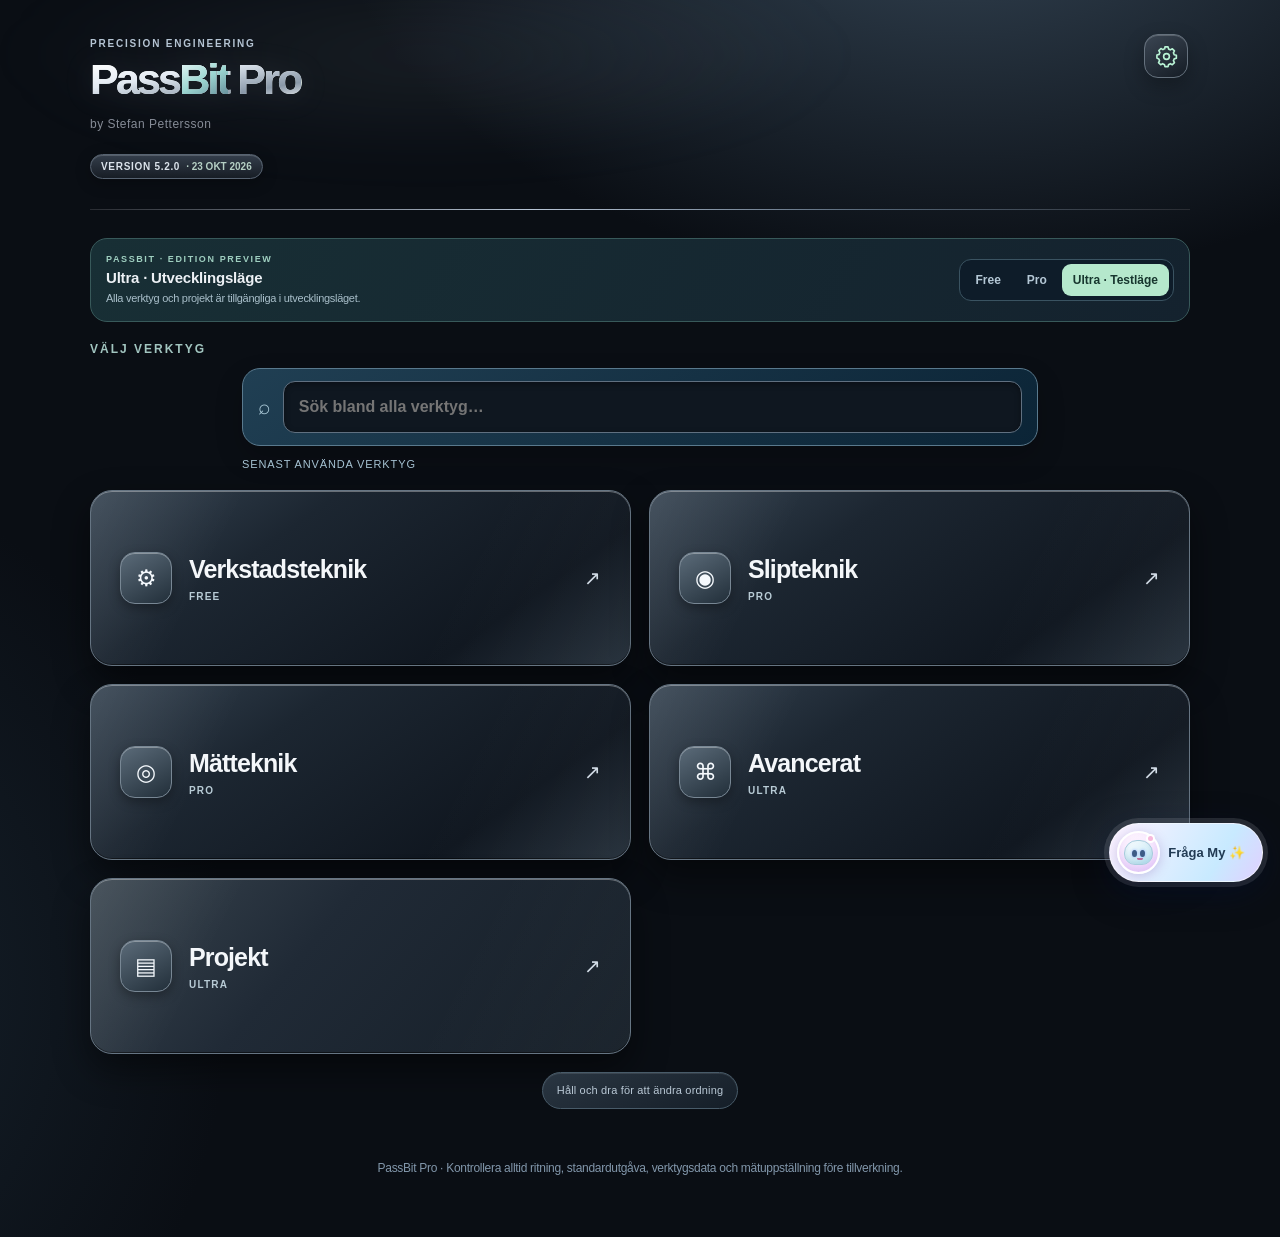
<file: index.html>
<!DOCTYPE html>

<html lang="sv"><head><meta charset="utf-8"/><meta content="width=device-width,initial-scale=1,viewport-fit=cover" name="viewport"/>
<meta content="#0d1727" name="theme-color"/><meta content="yes" name="apple-mobile-web-app-capable"/><meta content="black-translucent" name="apple-mobile-web-app-status-bar-style"/><meta content="PassBit Pro" name="apple-mobile-web-app-title"/>
<title>PassBit Titanium 5.2 · Precision Engineering</title>
<link rel="stylesheet" href="assets/css/base.css?v=5.2.0"><link rel="stylesheet" href="assets/css/motion.css?v=5.2.0"><link rel="stylesheet" href="assets/css/home-layout.css?v=5.2.0"><link rel="stylesheet" href="assets/css/projects.css?v=5.2.0"><link rel="stylesheet" href="assets/css/menu-design.css?v=5.2.0"><link rel="stylesheet" href="assets/css/feature-panels.css?v=5.2.0"><link rel="stylesheet" href="assets/css/hydraulics.css?v=5.2.0"><link rel="stylesheet" href="assets/css/hydraulic-builder.css?v=5.2.0"><link rel="stylesheet" href="assets/css/engineering-suite.css?v=5.2.0"><link rel="stylesheet" href="assets/css/tool-search.css?v=5.2.0"><link rel="stylesheet" href="assets/css/hydraulic-diagnostics.css?v=5.2.0"><link rel="stylesheet" href="assets/css/navigation-5.1.css?v=5.2.0"><link rel="stylesheet" href="assets/css/my-assistant.css?v=5.2.0"><link rel="stylesheet" href="assets/css/my-popover-5.2.css?v=5.2.0"></head><body class="home-view"><main>
<header><div class="eyebrow">PRECISION ENGINEERING</div><h1><span class="brand">Pass<span class="brand-accent">Bit</span> Pro</span></h1><p>by Stefan Pettersson</p><div class="pb-build-version" aria-label="Appversion">VERSION 5.2.0 <span>· 23 OKT 2026</span></div><button aria-label="Inställningar" class="settings-gear" id="settingsGear" title="Inställningar" type="button"><svg aria-hidden="true" class="pb-icon" fill="none" height="24" stroke="currentColor" stroke-linecap="round" stroke-linejoin="round" stroke-width="1.7" viewbox="0 0 24 24" width="24"><path d="M10.4 2h3.2l.6 2.3a8 8 0 0 1 1.8.8l2.1-1.1 2.2 2.2-1.1 2.1a8 8 0 0 1 .8 1.8l2.3.6v3.2l-2.3.6a8 8 0 0 1-.8 1.8l1.1 2.1-2.2 2.2-2.1-1.1a8 8 0 0 1-1.8.8l-.6 2.3h-3.2l-.6-2.3a8 8 0 0 1-1.8-.8l-2.1 1.1-2.2-2.2 1.1-2.1a8 8 0 0 1-.8-1.8L2 13.6v-3.2l2.3-.6a8 8 0 0 1 .8-1.8L4 5.9l2.2-2.2 2.1 1.1a8 8 0 0 1 1.8-.8z"></path><circle cx="12" cy="12" r="3"></circle></svg></button></header>
<section aria-label="Inställningar" class="hidden" id="settingsPanel">
<div class="panel settings-panel"><div class="settings-head"><h2 data-i18n="settings">Inställningar</h2><button aria-label="Stäng" class="settings-close" id="settingsClose" type="button"><svg aria-hidden="true" class="pb-icon" fill="none" height="24" stroke="currentColor" stroke-linecap="round" stroke-linejoin="round" stroke-width="1.7" viewbox="0 0 24 24" width="24"><path d="M5 5l14 14M19 5 5 19"></path></svg></button></div>
<label data-i18n="language" for="languageSelect">Språk</label><select id="languageSelect"><option value="sv">Svenska</option><option value="en">English</option></select>
<label data-i18n="theme" for="themeSelect">Utseende</label><select id="themeSelect"><option value="dark">Mörkt</option><option value="light">Ljust</option></select>
<label for="inputUnit">Inmatning / Input</label><select id="inputUnit"><option value="mm">Millimeter (mm)</option><option value="in">Inch (in) – ange via IN-knapp</option></select><p class="fine">I inch-läge visas en IN-knapp vid längdfälten. Ange måttet i tum så konverteras det exakt till mm för beräkningen. Detta ändrar inte sparade mätvärden.</p><label for="displayUnit">Resultatenhet / Display unit</label><select id="displayUnit"><option value="mm">Millimeter (mm)</option><option value="in">Tum (inch)</option></select><p class="fine">Visningen växlar enhet för längdresultat. Indata, beräkningsnoggrannhet och sparade mätvärden behålls i mm. Hastighet och vinklar påverkas inte.</p>
<div class="settings-group"><div class="section-kicker" id="gaugeSetSettingTitle">PASSBITSSET</div>
<button class="settings-gauge-btn" id="settingsGaugeSet" type="button"><span class="settings-gauge-icon"><svg aria-hidden="true" class="pb-icon" fill="none" height="24" stroke="currentColor" stroke-linecap="round" stroke-linejoin="round" stroke-width="1.7" viewbox="0 0 24 24" width="24"><rect height="18" rx="2" width="16" x="4" y="3"></rect><path d="M8 7h8M8 11h8M8 15h5M8 19h5"></path></svg></span><span class="settings-gauge-copy"><strong>Mitt passbitsset</strong><small>Visa och redigera mina passbitar</small></span><span aria-hidden="true">›</span></button><p class="fine">Nya beräkningsfält startar på 0. Ditt sparade passbitsset och dina projekt påverkas inte.</p>
</div>
<div class="pb63-settings"><div class="settings-group"><div class="section-kicker">OM APPEN</div><p class="fine"><strong>PassBit Pro · version 1.0</strong><br/>Precision Engineering · by Stefan Pettersson</p></div>
<div class="section-kicker">PERSONLIG VERKTYGSLÅDA</div>
<button class="settings-gauge-btn" id="pb63reorder" type="button"><span class="pb63-setting-symbol">↕</span><span class="settings-gauge-copy"><strong>Ordna mina verktyg</strong><small>Flytta menyer upp eller ned på startsidan</small></span><span>›</span></button>
<div aria-label="Ändra verktygens ordning" class="pb64-order-list hidden" id="pb64orderlist"></div>
<button class="settings-gauge-btn" id="pb63resetorder" type="button"><span class="pb63-setting-symbol">↺</span><span class="settings-gauge-copy"><strong>Återställ menyordning</strong><small>Visa verktygen i ursprunglig ordning</small></span><span>›</span></button>
<div class="section-kicker">MINA PROJEKT &amp; DATA</div>
<button class="settings-gauge-btn" id="pb63projects" type="button"><span class="pb63-setting-symbol">▤</span><span class="settings-gauge-copy"><strong>Sparade projekt</strong><small>Mätserier, servicejobb och projektöversikt</small></span><span>›</span></button>
<div aria-live="polite" class="hidden" id="pb63projectlist"></div>
<button class="settings-gauge-btn" id="pb63backup" type="button"><span class="pb63-setting-symbol">⇩</span><span class="settings-gauge-copy"><strong>Exportera komplett säkerhetskopia</strong><small>Inställningar, passbitar, mätningar och servicejobb · JSON</small></span><span>›</span></button>
<div class="section-kicker">ENHETER &amp; VISNING</div>
<label for="pb63tempunit">Temperaturenhet</label><select id="pb63tempunit"><option value="C">Celsius (°C)</option><option value="F">Fahrenheit (°F)</option></select>
<p class="fine">Temperaturfält visas i vald enhet. Beräkningarna använder fortfarande °C internt. Temperaturdifferenser och utvidgningskoefficienter ändras inte.</p>
<label for="pb63precision">Resultatprecision (där stöd finns)</label><select id="pb63precision"><option value="auto">Automatisk</option><option value="3">3 decimaler</option><option value="4">4 decimaler</option><option value="5">5 decimaler</option></select>
<p class="fine">Visningspreferens för framtida instrumentvyer. Befintliga verktyg behåller sina verifierade avrundningsregler.</p>
<div class="fine" id="pb63status" role="status"></div>
</div>
<p class="note" data-i18n="saved">Dina inställningar sparas på den här enheten.</p></div></section>
<div class="edition-panel" id="editionPanel"><div><div class="edition-label">PASSBIT · EDITION PREVIEW</div><strong id="editionName">Pro · Utvecklingsläge</strong><small id="editionDesc">Testa Free och Pro före lansering. Inga köp görs här.</small></div><div class="edition-actions"><button class="edition-btn" id="previewFree" type="button">Free</button><button class="edition-btn" id="previewPro" type="button">Pro</button><button type="button" class="edition-btn active" id="previewUltra">Ultra · Testläge</button></div></div>
<div class="sectiontitle" id="homeTitle">Välj verktyg</div>
<div aria-live="polite" class="panel hidden" id="upgradePanel"><div class="section-kicker">PASSBIT PRO</div><h2 id="upgradeTitle">Pro-verktyg</h2><p class="note" id="upgradeText">Detta verktyg ingår i Pro-versionen.</p><p class="fine" id="upgradeNote">Förhandsvisning: ingen betalning eller riktig licenskontroll är aktiverad.</p><button class="btn" id="previewUnlock" type="button">Visa i Pro-testläge</button></div>
<div class="pb63-order-banner" id="pb63orderbanner"><span>Ordna verktyg med pilarna ↑ ↓. Dina ändringar sparas automatiskt.</span><button id="pb63done" type="button">Klar</button></div>
<div id="pb5-command"><div class="pb5-command-box"><span aria-hidden="true">⌕</span><input id="pb5-command-input" type="search" autocomplete="off" placeholder="Sök bland alla verktyg…" aria-label="Sök verktyg"></div><div id="pb5-command-results" hidden></div><div class="pb5-recent-title">Senast använda verktyg</div><div id="pb5-recent" hidden></div></div><div aria-label="Välj område" class="pb-category-root" id="pb-category-root"><div class="pb-category-grid" id="pb-category-grid">
<button class="pb-category-card" data-category="workshop" type="button"><span class="pb-category-icon">⚙</span><strong>Verkstadsteknik</strong><span class="pb-tier">FREE</span><span class="pb-category-arrow">↗</span></button>
<button class="pb-category-card" data-category="grinding" type="button"><span class="pb-category-icon">◉</span><strong>Slipteknik</strong><span class="pb-tier">PRO</span><span class="pb-category-arrow">↗</span></button>
<button class="pb-category-card" data-category="metrology" type="button"><span class="pb-category-icon">◎</span><strong>Mätteknik</strong><span class="pb-tier">PRO</span><span class="pb-category-arrow">↗</span></button>
<button class="pb-category-card" data-category="advanced" type="button"><span class="pb-category-icon">⌘</span><strong>Avancerat</strong><span class="pb-tier">ULTRA</span><span class="pb-category-arrow">↗</span></button>
<button class="pb-category-card pb-category-project" data-category="projects" type="button"><span class="pb-category-icon">▤</span><strong>Projekt</strong><span class="pb-tier">ULTRA</span><span class="pb-category-arrow">↗</span></button>
</div><div class="pb-category-detail" hidden="" id="pb-category-detail"><button class="pb-category-back" id="pb-category-back" type="button">← Alla områden</button><div class="pb-category-head"><h2 id="pb-category-title"></h2><span class="pb-tier" id="pb-category-tier"></span></div><section id="pb-project-workspace" hidden aria-label="Projektarbetsyta">
<div class="pb-pj-top"><div><div class="section-kicker">ULTRA / ARBETSPLATS</div><h2>Projekt</h2><p class="fine">Kundjobb, mätvärden, FAT/SAT och servicerapporter · lagras lokalt på denna enhet.</p></div><button type="button" id="pj-new" class="btn">+ Nytt projekt</button></div>
<div id="pj-lock" hidden class="pb-pj-card"><h3>Projekt kräver Ultra</h3><p>Byt till Ultra-testläge i inställningarna för att prova projektarbetsytan.</p><button type="button" id="pj-try" class="btn">Prova Ultra</button></div>
<div id="pj-main">
<div class="pb-pj-card"><label for="pj-select">Välj projekt</label><select id="pj-select"><option value="">Inget projekt valt</option></select><p id="pj-status" class="fine" aria-live="polite"></p></div>
<form id="pj-form" class="pb-pj-card" autocomplete="off">
<div class="pb-pj-fields">
<label>Projektnamn<input id="pj-name" maxlength="100" required placeholder="Ex. SAT – Slipmaskin 02"></label>
<label>Kund / anläggning<input id="pj-client" maxlength="100" placeholder="Kund eller fabrik"></label>
<label>Maskin / serienummer<input id="pj-machine" maxlength="120" placeholder="Modell, maskinnummer"></label>
<label>Typ av uppdrag<select id="pj-type"><option>Service</option><option>FAT</option><option>SAT</option><option>Installation</option><option>Geometrikontroll</option><option>Annat</option></select></label>
<label>Datum<input id="pj-date" type="date"></label>
<label>Tekniker<input id="pj-tech" maxlength="100" placeholder="Ansvarig tekniker"></label>
</div>
<label>Arbetsbeskrivning / observationer<textarea id="pj-notes" rows="4" maxlength="12000" placeholder="Utfört arbete, observationer, åtgärder och återstående punkter"></textarea></label>
<div class="pb-pj-actions"><button type="submit" class="btn">Spara projekt</button><button type="button" id="pj-delete">Radera projekt</button></div>
</form>
<div class="pb-pj-card"><h3>Mätprotokoll</h3><p class="fine">Registrera mätvärden och godkända gränser. Tomma toleransfält innebär att ingen automatisk bedömning görs.</p>
<div class="pb-pj-fields">
<label>Mätpunkt<input id="pj-mpoint" maxlength="100" placeholder="Ex. Spindelkast X"></label>
<label>Uppmätt värde<input id="pj-mvalue" inputmode="decimal" placeholder="Ex. 0,006"></label>
<label>Enhet<input id="pj-munit" maxlength="20" placeholder="mm, µm, °C"></label>
<label>Min tillåtet<input id="pj-mmin" inputmode="decimal" placeholder="Valfritt"></label>
<label>Max tillåtet<input id="pj-mmax" inputmode="decimal" placeholder="Valfritt"></label>
</div><button type="button" class="btn" id="pj-add-measure">+ Lägg till mätpunkt</button>
<div class="pb-pj-table-wrap"><table class="pb-pj-table"><thead><tr><th>Mätpunkt</th><th>Värde</th><th>Gräns</th><th>Bedömning</th><th></th></tr></thead><tbody id="pj-measures"></tbody></table></div>
</div>
<div class="pb-pj-card"><h3>Rapport & säkerhetskopia</h3><p class="fine">Rapporten skapas som en HTML-fil som kan öppnas och skrivas ut till PDF. Kontrollera alltid värden och godkännanden mot tillämplig instruktion.</p>
<div class="pb-pj-actions"><button type="button" id="pj-report" class="btn">Exportera FAT/SAT-rapport</button><button type="button" id="pj-export">Exportera projekt (JSON)</button><label class="pb-pj-upload">Importera JSON<input id="pj-import" type="file" accept=".json,application/json" hidden></label></div>
</div></div></section><div class="pb-category-tools" id="pb-category-tools"></div></div></div><div aria-label="Snabbstart för verktyg" class="dashboard">
<button class="dashbtn" data-go="fits"><span class="glyph"><svg aria-hidden="true" class="pb-icon" fill="none" height="24" stroke="currentColor" stroke-linecap="round" stroke-linejoin="round" stroke-width="1.7" viewbox="0 0 24 24" width="24"><circle cx="12" cy="12" r="8"></circle><circle cx="12" cy="12" r="4"></circle><path d="M12 2v3M12 19v3M2 12h3M19 12h3"></path></svg></span><strong>ISO 286-passningar</strong><span aria-label="Pro" class="pro-label">PRO</span></button>
<button class="dashbtn" data-go="holes"><span class="glyph"><svg aria-hidden="true" class="pb-icon" fill="none" height="24" stroke="currentColor" stroke-linecap="round" stroke-linejoin="round" stroke-width="1.7" viewbox="0 0 24 24" width="24"><path d="M4 20 20 4M7 17l-2-2m6-2-2-2m6-2-2-2m6-2-2-2"></path><path d="M3 21h5M16 3h5"></path></svg></span><strong>Borr &amp; brotsch</strong></button>
<button class="dashbtn" data-go="screws"><span class="glyph"><svg aria-hidden="true" class="pb-icon" fill="none" height="24" stroke="currentColor" stroke-linecap="round" stroke-linejoin="round" stroke-width="1.7" viewbox="0 0 24 24" width="24"><path d="M8 3h8l3 5-3 5H8L5 8z"></path><path d="M12 13v8M9 17h6M9 20h6"></path></svg></span><strong>Skruv &amp; nycklar</strong></button>
<button class="dashbtn" data-go="sin"><span class="glyph"><svg aria-hidden="true" class="pb-icon" fill="none" height="24" stroke="currentColor" stroke-linecap="round" stroke-linejoin="round" stroke-width="1.7" viewbox="0 0 24 24" width="24"><path d="M3 20h18L3 4z"></path><path d="M3 15h5v5M7 20a4 4 0 0 0-4-4"></path></svg></span><strong>Sinuslinjal</strong></button>
<button class="dashbtn" data-go="blocks"><span class="glyph"><svg aria-hidden="true" class="pb-icon" fill="none" height="24" stroke="currentColor" stroke-linecap="round" stroke-linejoin="round" stroke-width="1.7" viewbox="0 0 24 24" width="24"><rect height="8" rx="1" width="6" x="3" y="13"></rect><rect height="12" rx="1" width="6" x="9" y="9"></rect><rect height="17" rx="1" width="6" x="15" y="4"></rect></svg></span><strong>Passbitsbyggare</strong><span aria-label="Pro" class="pro-label">PRO</span></button>
<button class="dashbtn" data-go="convert"><span class="glyph"><svg aria-hidden="true" class="pb-icon" fill="none" height="24" stroke="currentColor" stroke-linecap="round" stroke-linejoin="round" stroke-width="1.7" viewbox="0 0 24 24" width="24"><path d="M4 7h16m-4-4 4 4-4 4M20 17H4m4-4-4 4 4 4"></path></svg></span><strong>mm ↔ inch</strong></button>
<button class="dashbtn" data-go="thermal"><span class="glyph"><svg aria-hidden="true" class="pb-icon" fill="none" height="24" stroke="currentColor" stroke-linecap="round" stroke-linejoin="round" stroke-width="1.7" viewbox="0 0 24 24" width="24"><path d="M10 14V5a3 3 0 0 1 6 0v9a5 5 0 1 1-6 0Z"></path><path d="M13 10v8"></path><circle cx="13" cy="18" r="1"></circle></svg></span><strong>Temperatur</strong><span aria-label="Pro" class="pro-label">PRO</span></button>
<button class="dashbtn" data-go="fittings"><span class="glyph">⬡</span><strong>Rörkopplingar · bildatlas</strong></button>
<button class="dashbtn" data-go="cutting"><span class="glyph"><svg aria-hidden="true" class="pb-icon" fill="none" height="24" stroke="currentColor" stroke-linecap="round" stroke-linejoin="round" stroke-width="1.7" viewbox="0 0 24 24" width="24"><circle cx="12" cy="12" r="8"></circle><path d="M12 4v4m8 4h-4m-4 8v-4m-8-4h4"></path><path d="M10 10l4 4m0-4-4 4"></path></svg></span><strong>Skärdata</strong><span aria-label="Pro" class="pro-label">PRO</span></button>
<button class="dashbtn" data-go="grinding"><span class="glyph"><svg aria-hidden="true" class="pb-icon" fill="none" height="24" stroke="currentColor" stroke-linecap="round" stroke-linejoin="round" stroke-width="1.7" viewbox="0 0 24 24" width="24"><circle cx="12" cy="12" r="9"></circle><circle cx="12" cy="12" r="3"></circle><path d="M12 3v5m9 4h-5m-4 9v-5m-9-4h5"></path></svg></span><strong>Slipdata</strong></button>
<button class="dashbtn" data-go="runout"><span class="glyph"><svg aria-hidden="true" class="pb-icon" fill="none" height="24" stroke="currentColor" stroke-linecap="round" stroke-linejoin="round" stroke-width="1.7" viewbox="0 0 24 24" width="24"><circle cx="12" cy="12" r="9"></circle><circle cx="12" cy="12" r="3"></circle><path d="M12 3v4M21 12h-4M12 21v-4M3 12h4"></path></svg></span><strong>Kast &amp; excentricitet</strong><span aria-label="Pro" class="pro-label">PRO</span></button>
<button class="dashbtn" data-go="chain"><span class="glyph"><svg aria-hidden="true" class="pb-icon" fill="none" height="24" stroke="currentColor" stroke-linecap="round" stroke-linejoin="round" stroke-width="1.7" viewbox="0 0 24 24" width="24"><rect height="14" rx="2" width="18" x="3" y="5"></rect><path d="M7 5v5m4-5v3m4-3v5m4-5v3"></path></svg></span><strong>Toleranskedjor</strong><span aria-label="Pro" class="pro-label">PRO</span></button>
<button class="dashbtn" data-go="shrink"><span class="glyph"><svg aria-hidden="true" class="pb-icon" fill="none" height="24" stroke="currentColor" stroke-linecap="round" stroke-linejoin="round" stroke-width="1.7" viewbox="0 0 24 24" width="24"><path d="M10 14V5a3 3 0 0 1 6 0v9a5 5 0 1 1-6 0Z"></path><path d="M13 10v8"></path></svg></span><strong>Krymp &amp; presspassning</strong><span aria-label="Pro" class="pro-label">PRO</span></button>
<button class="dashbtn" data-go="measure"><span class="glyph"><svg aria-hidden="true" class="pb-icon" fill="none" height="24" stroke="currentColor" stroke-linecap="round" stroke-linejoin="round" stroke-width="1.7" viewbox="0 0 24 24" width="24"><rect height="18" rx="2" width="14" x="5" y="4"></rect><path d="M9 4V2h6v2M9 11h6M9 15h6M9 19h4"></path></svg></span><strong>Mätprotokoll</strong><span aria-label="Pro" class="pro-label">PRO</span></button>
<button class="dashbtn" data-go="metrology"><span class="glyph">◈</span><strong>Mätteknik</strong><span class="pro-label">PRO</span></button>
<button class="dashbtn" data-go="alignment"><span class="glyph">◈</span><strong>Maskingeometri</strong><span class="pro-label">PRO</span></button>
<button class="dashbtn" data-go="cncpro"><span class="glyph">◈</span><strong>CNC-teknik</strong><span class="pro-label">PRO</span></button>
<button class="dashbtn" data-go="grindpro"><span class="glyph">◉</span><strong>Slipteknik</strong><span class="pro-label">PRO</span></button>
<button class="dashbtn" data-go="field"><span class="glyph">◈</span><strong>Fältservice &amp; SAT/FAT</strong><span class="pro-label">PRO</span></button>
<button class="dashbtn" data-go="assistant"><span class="glyph">◈</span><strong>Precision Assistant</strong><span class="pro-label">PRO</span></button>
<button class="dashbtn" data-go="analysis10"><span class="glyph">◎</span><strong>Rundhetsanalys</strong><span class="pro-label">PRO</span></button>
<button class="dashbtn" data-go="diagnostic10"><span class="glyph">⌁</span><strong>Diagnostik · Slipning & spindel</strong><span class="pro-label">PRO</span></button>
<button class="dashbtn" data-go="workshop10"><span class="glyph">⌑</span><strong>Verkstadsreferens</strong><span class="pro-label">PRO</span></button>
<button class="dashbtn" data-go="reports10"><span class="glyph">▤</span><strong>Kontrollrapporter</strong><span class="pro-label">PRO</span></button>
<button class="dashbtn" data-go="sinumerik"><span class="glyph"><svg aria-hidden="true" class="pb-icon" fill="none" height="24" stroke="currentColor" stroke-linecap="round" stroke-linejoin="round" stroke-width="1.7" viewbox="0 0 24 24" width="24"><rect height="16" rx="2" width="18" x="3" y="4"></rect><path d="M7 9h10M7 13h4M15 13h2M7 17h3"></path></svg></span><strong>SINUMERIK ONE</strong></button><button class="dashbtn" data-go="abbrobot"><span class="glyph">▣</span><strong>ABB Robotar</strong></button><button class="dashbtn" data-go="pneumatics" type="button"><span class="glyph">◫</span><strong>Pneumatik · Festo</strong></button><button class="dashbtn" data-go="cylinders" type="button"><span class="glyph">▤</span><strong>Cylindrar &amp; sensorer</strong></button><button class="dashbtn" data-go="hydraulics" type="button"><span class="glyph">◈</span><strong>Hydraulik · Parker</strong></button><button class="dashbtn" data-go="hydcyl" type="button"><span class="glyph">◫</span><strong>Hydraulcylinder · kraft & tid</strong></button><button class="dashbtn" data-go="hydpump" type="button"><span class="glyph">◈</span><strong>Hydraulpump · flöde & effekt</strong></button><button class="dashbtn" data-go="hydpipe" type="button"><span class="glyph">⌁</span><strong>Hydraulrör · dimension & flöde</strong></button><button class="dashbtn" data-go="hydacc" type="button"><span class="glyph">◉</span><strong>Ackumulator · gasvolym</strong></button><button class="dashbtn" data-go="pneucyl" type="button"><span class="glyph">▤</span><strong>Pneumatik · kraft & luftvolym</strong></button><button class="dashbtn" data-go="servicevib" type="button"><span class="glyph">◷</span><strong>Vibration · frekvens & ordning</strong></button><button class="dashbtn" data-go="elec3" type="button"><span class="glyph">ϟ</span><strong>Elmotor · trefaseffekt</strong></button><button class="dashbtn" data-go="mechbearing" type="button"><span class="glyph">◎</span><strong>Lager · L10-livslängd</strong></button><button class="dashbtn" data-go="mechgear" type="button"><span class="glyph">⚙</span><strong>Utväxling · drev & varvtal</strong></button><button class="dashbtn" data-go="mechbolt" type="button"><span class="glyph">⌘</span><strong>Skruvförband · förspänning</strong></button><button class="dashbtn" data-go="belt" type="button"><span class="glyph">◌</span><strong>Remdrift · varvtal & längd</strong></button><button class="dashbtn" data-go="metrotemp" type="button"><span class="glyph">⌁</span><strong>Temperatur · längdutvidgning</strong></button><button class="dashbtn" data-go="metrounc" type="button"><span class="glyph">◈</span><strong>Mätosäkerhet · kombination</strong></button><button class="dashbtn" data-go="grindwheel" type="button"><span class="glyph">◉</span><strong>Slipskiva · periferihastighet</strong></button><button class="dashbtn" data-go="drawings" type="button"><span class="glyph">⌗</span><strong>Ritningsläsning</strong></button><button class="dashbtn" data-go="electrical" type="button"><span class="glyph">⌁</span><strong>Elscheman</strong></button></div><section class="hidden" id="electrical"><div class="panel"><div class="section-kicker">ELTEKNIK · REFERENSBANK</div><h2>Elscheman</h2><p class="fine">Symboler, komponentbeteckningar, principkopplingar och säker systematisk felsökning.</p><div class="pb6-grid">
<div class="pb6-card wide"><h3>Så läser du ett elschema</h3><ol class="tech-steps"><li>Identifiera matningsspänning, jord/PE, ritningsrevision och sidreferenser.</li><li>Följ kretsen från källa via skydd, manöverdon och förreglingar till last.</li><li>Läs kontaktens normalläge (opåverkad/ospänningssatt), inte hur den står vid fel.</li><li>Följ komponentbeteckningar, plintnummer och korsreferenser mellan sidor.</li><li>Verifiera med dokumentation och säker mätmetod innan du drar slutsatser.</li></ol></div>
<div class="pb6-card wide"><h3>Princip · 24 V DC reläkrets</h3><div class="tech-diagram"><svg aria-label="Förenklat styrschema med säkring, normalt stängd stoppkontakt, normalt öppen startkontakt och reläspole" role="img" viewbox="0 0 340 202"><rect fill="#0c2329" height="200" rx="8" stroke="#52746e" width="338" x="1" y="1"></rect><g fill="none" stroke="#b5ecd3" stroke-width="2"><path d="M44 27v145 M294 27v145 M44 55h32 M105 55h34 M164 55h35 M229 55h36 M265 55h29"></path><rect height="16" width="29" x="76" y="47"></rect><path d="M139 45v20 M164 45v20 M139 65l25 -20 M199 45v20 M229 45v20"></path><rect height="24" rx="12" width="29" x="265" y="43"></rect></g><g fill="#b8ead8" font-size="11"><text x="19" y="20">+24V</text><text x="281" y="20">0V</text><text x="77" y="40">F1</text><text x="141" y="39">S0</text><text x="203" y="39">S1</text><text x="268" y="37">K1</text><text x="72" y="97">Säkring</text><text x="135" y="97">NC STOPP</text><text x="204" y="97">NO START</text><text x="266" y="97">Spole</text></g><text fill="#94b9b1" font-size="10" x="18" y="190">FÖRENKLAD UTBILDNINGSSKISS · EJ SÄKERHETSKRETS</text></svg></div><p class="fine">F1 = skydd, S0 = normalt stängd kontakt, S1 = normalt öppen kontakt, K1 = reläspole. Detta är en pedagogisk seriekrets utan självhållning eller säkerhetsklassning.</p></div>
<div class="pb6-card"><h3>Vanliga beteckningar</h3><table class="tech-table"><tr><th>Exempel</th><th>Betydelse</th></tr><tr><td>F1</td><td>Säkring / skydd</td></tr><tr><td>S1</td><td>Brytare / tryckknapp</td></tr><tr><td>K1</td><td>Relä / kontaktor</td></tr><tr><td>Q1</td><td>Kopplings-/brytapparat</td></tr><tr><td>M1</td><td>Motor</td></tr><tr><td>X1</td><td>Plint / anslutning</td></tr><tr><td>PE</td><td>Skyddsledare</td></tr><tr><td>13–14</td><td>Ofta NO-hjälpkontakt</td></tr><tr><td>21–22</td><td>Ofta NC-hjälpkontakt</td></tr><tr><td>A1–A2</td><td>Ofta spolanslutning</td></tr></table><p class="fine">Beteckningar och numrering måste alltid verifieras mot schemat och komponentens datablad.</p></div>
<div class="pb6-card"><h3>Felsökning utan att gissa</h3><details class="pb6-info"><summary>Relä drar inte</summary><p>Kontrollera dokumenterad matning, förreglingskedja, styrsignal och spolspecifikation. Mät bara enligt godkänd metod och behörighet.</p></details><details class="pb6-info"><summary>PLC-utgång aktiveras men inget händer</summary><p>Skilj mellan logiskt utgångstillstånd, fysisk utgång, relä/kontaktor, matning och last. Beakta skyddskretsar.</p></details><details class="pb6-info"><summary>Givarsignal saknas</summary><p>Kontrollera givartyp (PNP/NPN/analog), matning, kablage, plint och PLC-ingångens konfiguration.</p></details><details class="pb6-info"><summary>Motor startar inte</summary><p>Dokumentera felkod, motorstartvillkor, skydd, frekvensomriktarstatus och relevanta förreglingar. Forcera aldrig skydd.</p></details></div>
<div class="pb6-card wide"><h3>Övning · NO eller NC?</h3><p>En kontakt är ritad <strong>normalt öppen (NO)</strong>. Vad betyder det?</p><div class="tech-choices"><button data-elec-answer="a" type="button">Öppen i opåverkat tillstånd</button><button data-elec-answer="b" type="button">Öppen när maskinen kör</button><button data-elec-answer="c" type="button">Alltid spänningslös</button></div><p aria-live="polite" class="fine" id="elec-feedback"></p></div>
<div class="pb6-card wide"><h3>Elsäkerhet</h3><p class="fine">Endast behörig/kvalificerad personal får utföra arbeten som kräver sådan kompetens. Följ anläggningens frånkopplings-, lås-/märknings- och kontrollrutiner. En ritning är inte bevis för att en krets är spänningslös.</p></div>
</div></div></section><section class="hidden" id="drawings"><div class="panel"><div class="section-kicker">TEKNISK DOKUMENTATION</div><h2>Ritningsläsning</h2><p class="fine">Lär dig läsa måttsättning, snitt, toleranser och geometriska krav. Illustrerade exempel är pedagogiska.</p><div class="pb6-grid">
<div class="pb6-card wide"><h3>Läs en verkstadsritning i rätt ordning</h3><div class="tech-diagram"><svg aria-label="Förenklad ritning av platta med hål och måttsättning" role="img" viewbox="0 0 340 206"><rect fill="#0c2329" height="204" rx="8" stroke="#52746e" width="338" x="1" y="1"></rect><g fill="none" stroke="#b6ead4" stroke-width="2"><rect height="90" width="160" x="86" y="42"></rect><circle cx="166" cy="87" r="19"></circle><path d="M166 27v121 M72 87h188" stroke-dasharray="5 5"></path></g><g fill="none" stroke="#8eb7b3" stroke-width="1"><path d="M86 142v20M246 142v20M86 154h160M75 42H52M75 132H52M63 42v90"></path><path d="M86 154l7 -4v8zM246 154l-7 -4v8zM63 42l-4 7h8zM63 132l-4 -7h8z"></path></g><g fill="#b7f2d8" font-size="12" text-anchor="middle"><text x="166" y="150">80 ±0,1</text><text transform="rotate(-90 42 90)" x="42" y="90">45</text><text x="215" y="78">⌀20 H7</text></g><text fill="#91b5b0" font-size="10" x="16" y="189">PRINCIPSKISS · EJ TILLVERKNINGSUNDERLAG</text></svg></div><ol class="tech-steps"><li>Läs ritningshuvudet: artikel, revision, skala, material och generell tolerans.</li><li>Identifiera vyer, snitt, detaljer och projiceringsmetod.</li><li>Läs mått, toleranser och referenser innan du tolkar geometrikrav.</li><li>Planera hur varje krav kan mätas och vilka datum/referenser som gäller.</li></ol></div>
<div class="pb6-card"><h3>Mått och toleranser</h3><details class="pb6-info"><summary>⌀, R, M och djup</summary><p>⌀ = diameter, R = radie, M = metrisk gänga. Djup och försänkning anges med särskilda symboler eller noteringar.</p></details><details class="pb6-info"><summary>80 ±0,1</summary><p>Tillåtet måttintervall 79,9–80,1 mm. Kontrollera om måttet är direkt tolererat eller styrs av generella toleranser.</p></details><details class="pb6-info"><summary>⌀20 H7</summary><p>H7 är toleransläge och grad för hål enligt ISO 286. Exakta gränsmått beror på nominell diameter och ska hämtas ur tabell/beräkningsverktyg.</p></details><details class="pb6-info"><summary>Generella toleranser</summary><p>Får bara tillämpas om ritningen hänvisar till relevant standard och version. Anta inte automatiskt ISO 2768.</p></details></div>
<div class="pb6-card"><h3>Form- och lägestoleranser (GPS)</h3><table class="tech-table"><tr><th>Begrepp</th><th>Vad kontrolleras?</th></tr><tr><td>Planhet</td><td>En ytas avvikelse från idealplan</td></tr><tr><td>Rundhet</td><td>Tvärsnittets avvikelse från cirkelform</td></tr><tr><td>Parallellitet</td><td>Orientering relativt datum</td></tr><tr><td>Vinkelräthet</td><td>90°-orientering relativt datum</td></tr><tr><td>Position</td><td>Läge relativt angivna datum</td></tr><tr><td>Kast</td><td>Variation vid rotation kring datumaxel</td></tr></table><p class="fine">Symboler, datum och materialvillkor måste läsas som en sammanhängande toleransram enligt aktuell ISO GPS-standard.</p></div>
<div class="pb6-card wide"><h3>Övning · tolka ett mått</h3><p>Ritningen anger <strong>25,00 ±0,05 mm</strong>. Vilket måttintervall är tillåtet?</p><div class="tech-choices"><button data-draw-answer="a" type="button">24,95–25,05 mm</button><button data-draw-answer="b" type="button">24,50–25,50 mm</button><button data-draw-answer="c" type="button">25,00–25,05 mm</button></div><p aria-live="polite" class="fine" id="draw-feedback"></p></div>
</div></div></section><section class="hidden" id="cylinders"><div class="panel pb40-panel"><div class="section-kicker">AUTOMATION · PNEUMATIK & SENSORTEKNIK</div><h2>Cylindrar & sensorer</h2><p class="fine">Interaktiv teknikguide för pneumatiska cylindrar, givare, ändlägesdetektering och grundläggande dimensionering. Illustrerade principer, inte fabrikatsspecifika produktbilder.</p><div class="pb40-tabs"><button type="button" class="active" data-view="cylinder">Cylindrar</button><button type="button" data-view="sensor">Sensorer</button><button type="button" data-view="setup">Bygg en funktion</button></div><div class="pb40-page" data-page="cylinder"><div class="pb40-fields"><label>Cylindertyp<select id="pb40-type"><option value="double">Dubbelverkande kolvcylinder</option><option value="single">Enkelverkande med fjäderretur</option><option value="rodless">Kolvstångslös cylinder</option><option value="compact">Kompaktcylinder</option></select></label><label>Kolvborrning Ø (mm)<input id="pb40-bore" type="number" min="6" max="320" value="32"></label><label>Kolvstång Ø (mm)<input id="pb40-rod" type="number" min="0" max="160" value="12"></label><label>Slaglängd (mm)<input id="pb40-stroke" type="number" min="1" max="3000" value="100"></label><label>Arbetstryck (bar, övertryck)<input id="pb40-pressure" type="number" min="0" max="16" step="0.1" value="6"></label><label>Verkningsgrad, uppskattad (%)<input id="pb40-eff" type="number" min="1" max="100" value="85"></label></div><svg id="pb40-cylinder-svg" viewBox="0 0 620 270" role="img" aria-label="Teknisk illustration av vald pneumatisk cylinder"></svg><div class="pb40-stats" id="pb40-stats" aria-live="polite"></div><p class="fine">Beräkning: F = p × A × uppskattad verkningsgrad. Kraftvärdena är statiska uppskattningar och inkluderar inte externa laster, dynamik eller fjäderkraft. Luftvolym avser cylindervolym per slag, inte fri luftförbrukning (Nl).</p></div><div class="pb40-page" data-page="sensor" hidden><div class="pb40-sensor-list" id="pb40-sensor-list"></div></div><div class="pb40-page" data-page="setup" hidden><h3>Välj cylinder och ändlägesgivare</h3><p class="fine">Exempel på en enkel sekvens: cylinder ut → sensor B1 aktiveras → cylinder in → sensor B0 aktiveras.</p><div class="pb40-fields"><label>Cylinder<select id="pb40-setup-cylinder"><option>Dubbelverkande ISO 15552</option><option>Kompakt ISO 21287</option><option>Kolvstångslös cylinder</option></select></label><label>Givarteknik<select id="pb40-setup-sensor"><option>Magnetisk reed-givare</option><option>Elektronisk Hall-givare</option><option>Induktiv givare</option></select></label><label>Matningsspänning<select id="pb40-voltage"><option>24 V DC</option><option>12 V DC</option></select></label></div><svg id="pb40-setup-svg" viewBox="0 0 620 250" role="img" aria-label="Cylinder med två ändlägesgivare"></svg><div id="pb40-setup-result" class="pb38-result"></div><button type="button" class="btn" id="pb40-copy">Kopiera komponentförslag</button><p class="fine">Kontrollera givarfäste, cylinderns magnetkolv, elektrisk utgång (PNP/NPN), kontakt M8/M12, kabel, skyddsklass och PLC-ingång innan beställning. En reed-/Hall-givare kräver normalt magnetkolv.</p></div></div></section><section class="hidden" id="hydcyl" aria-label="Teknikverktyg"></section>
<section class="hidden" id="hydpump" aria-label="Teknikverktyg"></section>
<section class="hidden" id="hydpipe" aria-label="Teknikverktyg"></section>
<section class="hidden" id="hydacc" aria-label="Teknikverktyg"></section>
<section class="hidden" id="pneucyl" aria-label="Teknikverktyg"></section>
<section class="hidden" id="servicevib" aria-label="Teknikverktyg"></section>
<section class="hidden" id="elec3" aria-label="Teknikverktyg"></section>
<section class="hidden" id="mechbearing" aria-label="Teknikverktyg"></section>
<section class="hidden" id="mechgear" aria-label="Teknikverktyg"></section>
<section class="hidden" id="mechbolt" aria-label="Teknikverktyg"></section>
<section class="hidden" id="belt" aria-label="Teknikverktyg"></section>
<section class="hidden" id="metrotemp" aria-label="Teknikverktyg"></section>
<section class="hidden" id="metrounc" aria-label="Teknikverktyg"></section>
<section class="hidden" id="grindwheel" aria-label="Teknikverktyg"></section><section class="hidden" id="hydraulics"><div class="panel">
<div class="section-kicker">HYDRAULIK · PARKER / ERMETO · TEKNIKBIBLIOTEK</div><h2>Hydraulik · kopplingar, rör & mätteknik</h2>
<p class="fine">Sökbar guide till hydraulkomponenter, rör, slangar, tryck, flöde och mätinstrument. Utgångspunkt i Parker-familjer. Tekniska principskisser – inte produktfotografier eller verifierade artikelnummer.</p>
<div class="hyd-tabs"><button type="button" class="active" data-tab="catalog">Kopplingar & delar</button><button type="button" data-tab="calc">Tryck & rör</button><button type="button" data-tab="gauge">Tryckmätare</button><button type="button" data-tab="flow">Flödesmätare</button><button type="button" data-tab="guide">Symboler & begrepp</button><button type="button" data-tab="builder">Bygg hydraulik</button><button type="button" data-tab="diagnostic">Felsökning</button></div>
<div class="hyd-page" data-page="catalog"><div class="hyd-panel"><h3>Sök i hydraulikdatabasen</h3><p class="fine">Exempel: EO 24°, ORFS, JIC, slang, T-koppling, fläns, filter eller backventil.</p><div class="hyd-searchbox"><input id="hyd-search" type="search" placeholder="Sök koppling, rör, slang, ventil…" aria-label="Sök hydraulkomponent"><select id="hyd-filter" aria-label="Filtrera komponenter"><option>Alla</option><option>Rörkoppling</option><option>Gänga</option><option>Rör</option><option>Slang</option><option>Fläns</option><option>Ventil</option><option>System</option></select></div><div class="hyd-presets"><button type="button" data-hyd-preset="EO">EO</button><button type="button" data-hyd-preset="ORFS">ORFS</button><button type="button" data-hyd-preset="T-koppling">T-koppling</button><button type="button" data-hyd-preset="slang">Slang</button><button type="button" data-hyd-preset="filter">Filter</button></div><p id="hyd-count" class="fine"></p><div id="hyd-list" class="hyd-list"></div></div><div id="hyd-detail" class="hyd-detail" aria-live="polite"></div><p class="fine">Verifiera dimensioner, tätningssystem, arbetstryck och kombinationer mot <a href="https://ph.parker.com/" target="_blank" rel="noopener noreferrer">Parker Product &amp; Support</a> och aktuell tillverkarinformation. Parker-sortimentet är större än denna introduktionsdatabas.</p></div>
<div class="hyd-page" data-page="calc" hidden><div class="hyd-panel"><h3>Tryck, flöde, rörhastighet & effekt</h3><p class="fine">Ändra värden och se beräknade resultat. Rördiametern avser invändigt mått, inte ytterdiameter.</p><div class="hyd-grid"><label>Arbetstryck (bar)<input id="hyd-pressure" type="number" min="0" value="160" step="1"></label><label>Flöde (l/min)<input id="hyd-flow" type="number" min="0" value="30" step="1"></label><label>Rör innerdiameter (mm)<input id="hyd-id" type="number" min="0.1" value="12" step=".1"></label><label>Rak rörlängd (m)<input id="hyd-length" type="number" min="0" value="5" step=".5"></label><label>Kinematisk viskositet (mm²/s, cSt)<input id="hyd-visc" type="number" min=".1" value="32" step="1"></label><label>Densitet (kg/m³)<input id="hyd-density" type="number" min="1" value="860" step="10"></label><label>Total verkningsgrad (%)<input id="hyd-eff" type="number" min="1" max="100" value="85" step="1"></label></div><div id="hyd-pipe-svg" class="hyd-pipe"></div><div id="hyd-results" aria-live="polite"></div></div><div class="hyd-panel"><h3>Grundformler</h3><p><strong>Flödeshastighet:</strong> v = Q/A, där Q är volymflöde i m³/s och A rörets fria area i m².</p><p><strong>Hydraulisk effekt:</strong> P (kW) = p (bar) × Q (l/min) / 600.</p><p><strong>Cylinderkraft:</strong> F (N) = p (bar) × 10⁵ × A (m²). Retursidan har mindre effektiv area om kolvstång finns.</p><p><strong>Rörtryckfall:</strong> beror på längd, diameter, vätskans viskositet och densitet samt lokala motstånd.</p><p class="hyd-note">Säkerhet: dimensionera aldrig slang, rör, kopplingar eller tryckbegränsning enbart från denna kalkyl. Kontrollera tryckklass, pulslast, temperatur, media och tillämpliga standarder.</p></div></div>
<div class="hyd-page" data-page="gauge" hidden><div class="hyd-panel"><h3>Tryckmätare · visning och noggrannhet</h3><div class="hyd-grid"><label>Mätområde, max (bar)<input id="hyd-gauge-range" type="number" min="1" value="250"></label><label>Visat tryck (bar)<input id="hyd-gauge-reading" type="number" min="0" value="160"></label><label>Noggrannhetsklass (% FS)<input id="hyd-gauge-accuracy" type="number" min="0" step=".1" value="1"></label></div><div id="hyd-gauge-svg" class="hyd-dial"></div><div id="hyd-gauge-info" aria-live="polite"></div></div><div class="hyd-guide"><article><h3>Bourdonrör</h3><p>Mekanisk mätare där ett böjt metallrör deformeras av trycket och driver visaren. Vanlig för lokal avläsning.</p></article><article><h3>Tryckgivare / transducer</h3><p>Omvandlar tryck till elektrisk signal, exempelvis 4–20 mA eller 0–10 V. Kontrollera absoluttryck kontra övertryck (gauge), mätområde och matning.</p></article><article><h3>Manometer, differenstryck & pulsdämpning</h3><p>Differenstryck = skillnaden mellan två tryckpunkter, ofta över filter. Vid tryckpulser kan dämpare, vätskefyllning eller särskilt instrument behövas.</p></article></div></div>
<div class="hyd-page" data-page="flow" hidden><div class="hyd-panel"><h3>Flödesmätare · avläsning och fel</h3><div class="hyd-grid"><label>Flöde (l/min)<input id="hyd-meter-flow" type="number" min="0" value="35"></label><label>Mätområde max (l/min)<input id="hyd-meter-range" type="number" min="1" value="100"></label><label>Noggrannhet (%)<input id="hyd-meter-accuracy" type="number" min="0" step=".1" value="1"></label><label>Fel anges som<select id="hyd-meter-type"><option value="fs">% av fullskala (FS)</option><option value="reading">% av avläst värde</option></select></label></div><div id="hyd-meter-svg" class="hyd-pipe"></div><div id="hyd-meter-info" aria-live="polite"></div></div><div class="hyd-guide"><article><h3>Turbinflödesmätare</h3><p>Rotorhastigheten följer flödet. Känslig för viskositet, smuts och störd strömningsprofil.</p></article><article><h3>Kugghjulsflödesmätare</h3><p>Positiv deplacementmätning: räknar definierade volymer per rotation. Används ofta för hydraulolja.</p></article><article><h3>Variabel area / rotameter</h3><p>En flottör visar flödet på en graderad skala. Instrumentets kalibrering måste stämma med medium och driftförhållanden.</p></article><article><h3>Ultraljud</h3><p>Beräknar flöde från ljudutbredning. Kräver rätt montage, rördata och lämplig vätska.</p></article></div></div>
<div class="hyd-page" data-page="diagnostic" hidden><div class="hyd-panel" id="hyd-diagnostic"><h3>Hydraulik · systematisk felsökning</h3><p class="fine">Välj symptom och följ en strukturerad kontrollordning. Parker-orienterad komponentterminologi, utan antaganden om maskinens specifika konstruktion.</p><label for="hyd-diagnostic-symptom">Symptom</label><select id="hyd-diagnostic-symptom" aria-label="Välj hydrauliskt symptom"></select><div id="hyd-diagnostic-result" aria-live="polite"></div></div></div><div class="hyd-page" data-page="builder" hidden><div id="hyd-builder" class="hyd-panel"><h3>Bygg ett hydrauliksystem</h3><p class="fine">Välj tryckkälla, rör eller slang, Parker-orienterad kopplingsfamilj, förbrukare och mätpunkter. Appen ritar en principskiss och skapar en preliminär komponentlista.</p><div class="hb-presets"><button type="button" data-hb-preset="tube">Exempel: EO-rör + cylinder</button><button type="button" data-hb-preset="hose">Exempel: ORFS-slang + cylinder</button></div><div class="hyd-grid"><label>Tryckkälla<select id="hb-source"></select></label><label>Ledning<select id="hb-line"></select></label><label>Kopplingsfamilj<select id="hb-seal"></select></label><label>Förbrukare<select id="hb-destination"></select></label><label>Mätpunkter<select id="hb-instrument"></select></label><label>Rörets ytterdiameter<select id="hb-od"></select></label><label>Rörets väggtjocklek (mm)<input id="hb-wall" type="number" value="1.5" min=".1" step=".1"></label><label>Slangens innerdiameter (mm)<input id="hb-hose-id" type="number" value="12.7" min="1" step=".1"></label><label>Ledningslängd (m)<input id="hb-length" type="number" value="3" min=".1" step=".5"></label><label>Systemtryck (bar)<input id="hb-pressure" type="number" value="160" min="0" step="10"></label><label>Flöde (l/min)<input id="hb-flow" type="number" value="30" min="0" step="5"></label></div><div id="hb-svg" class="hb-svg"></div><div id="hb-result" aria-live="polite"></div><button type="button" id="hb-copy">Kopiera komponentlista</button><p class="fine">Vägledning, inte konstruktionsgodkännande. Tillverkarens datablad krävs för dimensionering och artikelnummer.</p></div></div><div class="hyd-page" data-page="guide" hidden><div class="hyd-guide"><article><h3>P · A · B · T · L</h3><p><strong>P</strong> = tryckmatning från pump. <strong>A/B</strong> = arbetsportar till förbrukare. <strong>T</strong> = tank/retur. <strong>L</strong> = läckoljeledning eller dränering beroende på komponent.</p></article><article><h3>bar · MPa · psi</h3><p>1 bar = 0,1 MPa ≈ 14,5 psi. 100 bar = 10 MPa. En tryckmätare visar vanligen övertryck relativt atmosfären.</p></article><article><h3>l/min · m³/h · cSt</h3><p><strong>l/min</strong> är volymflöde. 60 l/min = 3,6 m³/h. <strong>cSt</strong> (mm²/s) är kinematisk viskositet – hur trögflytande oljan är.</p></article><article><h3>Δp · PN · WP · BP</h3><p><strong>Δp</strong> = tryckskillnad/tryckfall. <strong>PN</strong> = nominell tryckbeteckning. <strong>WP</strong> = arbetstryck. <strong>BP</strong> = sprängtryck. Sprängtryck får inte användas som tillåtet arbetstryck.</p></article><article><h3>24° EO · 37° JIC · ORFS</h3><p>24° och 37° anger olika tätningsgeometrier. ORFS tätar med O-ring mot plan yta. Gängor som ser lika ut garanterar inte kompatibel tätning.</p></article><article><h3>ISO 1219 · hydraulsymboler</h3><p>Riktningsventiler ritas med rutor (ett per läge). Pilar anger möjliga flödesvägar. Pump symboliseras vanligtvis med cirkel och fylld triangel utåt, hydraulmotor med triangel inåt. Streckad linje anger normalt styrsignal/pilotledning.</p></article><article><h3>Rördimension & väggtjocklek</h3><p>Exempel 12 × 1,5 mm betyder 12 mm ytterdiameter och 1,5 mm väggtjocklek. Nominell innerdiameter ≈ 12 − 2 × 1,5 = 9 mm. Kontrollera rörtoleranser och faktisk dimension.</p></article><article><h3>Säker service</h3><p>Avlasta tryck, säkra laster och ackumulatorer, kontrollera noll energi och använd lämplig skyddsutrustning före demontering. Hydraulolja under tryck kan ge allvarliga injektionsskador.</p></article></div></div>
</div></section><section class="hidden" id="pneumatics"><div class="panel"><div class="section-kicker">AUTOMATION · PNEUMATIK</div><h2>Pneumatik &amp; Festo</h2><p class="fine">Ventiler, pneumatiska symboler, portnummer och strukturerad felsökning.</p><div class="pb6-grid">
<div class="pb6-card wide"><h3>Ventilsymboler · interaktiv guide</h3><p class="fine">Förenklade principillustrationer enligt vanlig ISO 1219-logik. Rutorna representerar lägen; anslutningarna visas schematiskt. Kontrollera alltid den faktiska ventilens symbol och artikelnummer.</p><label for="pneu-valve">Välj ventil</label><select id="pneu-valve"><option value="32">3/2-ventil · normalt stängd (NC)</option><option value="52">5/2-ventil · dubbelverkande cylinder</option><option value="53">5/3-ventil · stängt mittläge</option><option value="22">2/2-ventil · av/på</option></select><label for="pneu-state">Läge</label><select id="pneu-state"></select><div aria-live="polite" class="tech-diagram" id="pneu-diagram"></div><p class="fine" id="pneu-explain"></p></div>
<div class="pb6-card"><h3>Portnummer och bokstäver</h3><table class="tech-table"><tr><th>Port</th><th>Vanlig betydelse</th></tr><tr><td>1 / P</td><td>Tryckmatning</td></tr><tr><td>2 / A</td><td>Arbetsport A</td></tr><tr><td>4 / B</td><td>Arbetsport B</td></tr><tr><td>3 / R</td><td>Avluftning A</td></tr><tr><td>5 / S</td><td>Avluftning B</td></tr><tr><td>12 / 14</td><td>Pilot-/styranslutningar, beroende på ventil</td></tr></table><p class="fine">Portbeteckningar kan variera mellan produktserier.</p></div>
<div class="pb6-card"><h3>Festo · vanliga komponenter</h3><details class="pb6-info"><summary>Magnetventil</summary><p>Elektrisk spole växlar en ventilslid eller pilotstyrning. Monostabil ventil återgår normalt med fjäder; bistabil kan behålla läge efter styrpulsen.</p></details><details class="pb6-info"><summary>Tryckregulator / filterregulator</summary><p>Ställer ned och stabiliserar arbetstryck. Filter avskiljer partiklar/kondens enligt produktens kapacitet.</p></details><details class="pb6-info"><summary>Strypbackventil</summary><p>Strypning i en flödesriktning och friare flöde i den andra. Används ofta för att justera cylinderhastighet via frånluftsstrypning.</p></details><details class="pb6-info"><summary>Tryckgivare / tryckvakt</summary><p>Övervakar tryck och ger analog signal eller kopplingssignal beroende på modell.</p></details><details class="pb6-info"><summary>Dubbelverkande cylinder</summary><p>Tryck på A eller B ger rörelse i respektive riktning. Avluftning av motsatt kammare krävs.</p></details></div>
<div class="pb6-card wide"><h3>Felsökning · välj symptom</h3><select id="pneu-symptom"><option value="nomove">Cylinder rör sig inte</option><option value="slow">Långsam eller ryckig rörelse</option><option value="leak">Luftläckage</option><option value="coil">Ventilen växlar inte</option><option value="pressure">Tryckfall</option></select><button id="pneu-check" type="button">Visa kontrollpunkter</button><ol aria-live="polite" class="tech-steps" id="pneu-steps"></ol><p class="fine">Tryckluft kan ge oväntad rörelse. Isolera och avlasta energi enligt maskinens LOTO-rutin innan ingrepp. Lossa aldrig slangar under tryck.</p></div>
<div class="pb6-card wide"><h3>Festo · originaldokumentation</h3><p class="fine">Illustrationerna är generiska utbildningsexempel, inte Festo-produktspecifika kopplingsritningar.</p><a href="https://www.festo.com/" rel="noopener noreferrer" target="_blank">Festo – produktinformation och datablad ↗</a></div>
</div></div></section><section class="hidden" id="abbrobot"><div class="panel">
<div class="section-kicker">ROBOTIK · KUNSKAPSBANK</div><h2>ABB Robotar</h2>
<p class="fine">Snabbguide för ABB IRC5 och OmniCore, RobotWare, FlexPendant och RAPID. Menyer, alarm och funktioner beror på styrsystem, RobotWare-version och maskinbyggarens integration.</p>
<div class="pb6-grid">
<div class="pb6-card wide"><h3>Sök ABB-begrepp</h3><input id="abb-search" placeholder="Sök t.ex. RAPID, robtarget, EIO, motors on" type="search"/><div class="fine" id="abb-count"></div><div class="sinu-results" id="abb-results"></div></div>
<div class="pb6-card wide"><h3>Felsökningsassistent</h3><p class="fine">Registrera händelsekod och exakt text från Event Log. Appen föreslår kontroller, men identifierar inte automatiskt alarmorsaken.</p>
<div class="sinu-form-grid">
<label>Maskin / cell<input id="abb-machine" placeholder="Robot, cell eller serienummer"/></label>
<label>Styrsystem<select id="abb-controller"><option>Okänt</option><option>IRC5</option><option>OmniCore</option></select></label>
<label>RobotWare-version<input id="abb-version" placeholder="Exempel: version enligt HMI"/></label>
<label>Event / alarmnummer<input id="abb-code" inputmode="numeric" placeholder="Skriv av exakt kod"/></label>
<label class="sinu-full">Eventtext<input id="abb-event" placeholder="Skriv av full text"/></label>
<label>Problemområde<select id="abb-symptom"><option value="event">Event / alarm</option><option value="motion">Rörelse / axel</option><option value="program">RAPID-program / stopp</option><option value="io">I/O / kommunikation</option><option value="tool">Tooldata / workobject</option><option value="cal">Kalibrering / noggrannhet</option><option value="safety">Säkerhetsstopp / förregling</option></select></label>
<label>Driftläge<select id="abb-mode"><option>Ej noterat</option><option>Manuellt</option><option>Automatiskt</option></select></label>
<label class="sinu-full">Observationer<textarea id="abb-notes" placeholder="Vad hände? Tidpunkt, RAPID-rad, status, senaste ändringar..." rows="3"></textarea></label>
</div>
<button id="abb-generate" type="button">Visa kontrollplan</button>
<div aria-live="polite" class="sinu-plan" hidden="" id="abb-plan"></div>
<div class="sinu-actions"><button disabled="" id="abb-copy" type="button">Kopiera</button><button disabled="" id="abb-save" type="button">Spara ärende</button><button disabled="" id="abb-export" type="button">Exportera textfil</button></div>
<p aria-live="polite" class="fine" id="abb-status"></p>
<details class="pb6-info"><summary>Sparade ABB-ärenden</summary><div id="abb-saved"></div><button id="abb-clear" type="button">Radera ABB-ärenden</button></details>
</div>
<div class="pb6-card wide"><h3>FlexPendant / HMI</h3>
<details class="pb6-info"><summary>Event Log</summary><p>Visar händelser och fel. Dokumentera händelsekod, text, tidsordning och eventuell följdhändelse.</p></details>
<details class="pb6-info"><summary>Jog / manuell körning</summary><p>Manuellt läge för att styra robotens rörelser enligt behörighet och säkerhetsrutiner. Kontrollera koordinatsystem, hastighet och robotens arbetsområde.</p></details>
<details class="pb6-info"><summary>Code / RAPID</summary><p>Programhantering och RAPID-kod i tillämpliga FlexPendant-versioner.</p></details>
<details class="pb6-info"><summary>I/O och signaler</summary><p>Digitala/analoga signaler och status för integrationen med cellens övriga utrustning.</p></details>
<details class="pb6-info"><summary>Calibrate / kalibrering</summary><p>Kalibreringsstatus och procedurer varierar med robotmodell och metod. Utför inte kalibrering utan korrekt metod och behörighet.</p></details>
</div>
<div class="pb6-card wide"><h3>Officiell dokumentation</h3><p class="fine">Verifiera eventnummer och serviceprocedurer mot dokumentation för rätt robot, styrsystem och RobotWare-version.</p>
<p><a href="https://library.e.abb.com/" rel="noopener noreferrer" target="_blank">ABB Library ↗</a> · <a href="https://new.abb.com/products/robotics/robotstudio" rel="noopener noreferrer" target="_blank">ABB RobotStudio ↗</a></p>
<p class="fine">Referens: ABB Operating manual – RobotStudio, dokument 3HAC032104-001. Hänvisningarna öppnas online; själva begreppsbanken fungerar offline.</p></div>
</div></div></section><section class="hidden" id="sinumerik">
<div class="panel"><div class="section-kicker">CNC · REFERENSBANK</div><h2>SINUMERIK ONE</h2>
<p class="fine">Snabbguide för SINUMERIK ONE / SINUMERIK Operate. Funktioner, menyer och beteenden beror på maskintillverkarens konfiguration, mjukvaruversion och behörighetsnivå. Läs alltid maskinens dokumentation före ändringar.</p>
<div class="pb6-grid"><div class="pb6-card wide sinu-assistant">
<div class="section-kicker">SERVICE · OFFLINE</div>
<h3>Felsökningsassistent</h3>
<p class="fine">Dokumentera ett SINUMERIK-alarm eller välj ett symptom. Du får en säker, strukturerad kontrollplan – inte en automatisk diagnos. Alarmnummer tolkas inte utan rätt Siemens-/OEM-dokumentation.</p>
<div class="sinu-form-grid">
<label>Maskin / kund<input id="sfa-machine" placeholder="Maskinbeteckning eller serienummer"/></label>
<label>Alarmnummer<input id="sfa-alarm" inputmode="numeric" placeholder="Ange exakt nummer"/></label>
<label class="sinu-full">Alarmtext / meddelande<input id="sfa-text" placeholder="Skriv av texten exakt som i HMI"/></label>
<label>Subsystem<select id="sfa-system"><option value="unknown">Okänt / inte fastställt</option><option value="NC">NC / NCK</option><option value="PLC">PLC / maskinlogik</option><option value="Drive">Drive / axeldrift</option><option value="HMI">HMI / kommunikation</option></select></label>
<label>Symptom<select id="sfa-symptom"><option value="alarm">Alarm eller meddelande</option><option value="axis">Axel rör sig inte / referensproblem</option><option value="spindle">Spindel startar inte / stoppar</option><option value="program">Programmet startar inte / avbryts</option><option value="tool">Verktygsväxling / verktygsdata</option><option value="comm">HMI, nätverk eller kommunikation</option><option value="quality">Måttavvikelse / ytproblem</option></select></label>
<label>Driftläge<select id="sfa-mode"><option value="Ej noterat">Ej noterat</option><option>JOG</option><option>MDA</option><option>AUTO</option><option>REF POINT</option></select></label>
<label>Aktiv kanal / axel<input id="sfa-axis" placeholder="Exempel: Kanal 1 / X"/></label>
<label class="sinu-full">Observationer och omständigheter<textarea id="sfa-notes" placeholder="Vad hände före felet? Programblock, tidpunkt, förändringar..." rows="3"></textarea></label>
</div>
<button id="sfa-generate" type="button">Visa felsökningsplan</button>
<div aria-live="polite" class="sinu-plan" hidden="" id="sfa-plan"></div>
<div class="sinu-actions">
<button disabled="" id="sfa-copy" type="button">Kopiera serviceunderlag</button>
<button disabled="" id="sfa-save" type="button">Spara ärende</button>
<button disabled="" id="sfa-export" type="button">Exportera textfil</button>
</div>
<p aria-live="polite" class="fine" id="sfa-status"></p>
<details class="pb6-info"><summary>Sparade serviceärenden</summary><div id="sfa-saved"></div><button id="sfa-clear" type="button">Radera alla sparade SINUMERIK-ärenden</button></details>
</div><div class="pb6-card wide"><h3>Verifiera Siemens-alarm</h3><p class="fine">Skriv in alarmnumret i felsökningsassistenten och använd Siemens officiella dokumentation för den aktuella SINUMERIK ONE-/OEM-versionen. Appen visar inte obekräftade alarmspecifika orsaker.</p><p><a href="https://support.industry.siemens.com/" rel="noopener noreferrer" target="_blank">Siemens Industry Online Support ↗</a></p><details class="pb6-info"><summary>Vilka uppgifter behövs?</summary><p>Alarmnummer, exakt alarmtext, NCU/PLC/Drive-källa, mjukvaruversion, maskintillverkare och eventuella följdalarm. Använd dokumentets versions- och tillämpningsuppgifter vid uppslagning.</p></details></div>
<div class="pb6-card wide"><h3>Sök i kunskapsbanken</h3><label for="sinuSearch">Sök ord, HMI-begrepp eller kommando</label><input autocomplete="off" id="sinuSearch" placeholder="Exempel: JOG, R-parameter, MD, TRAORI" type="search"/><div aria-live="polite" class="fine" id="sinuCount"></div><div class="sinu-results" id="sinuResults"></div></div>
<div class="pb6-card wide"><h3>HMI · Vad betyder det?</h3>
<details class="pb6-info"><summary>Machine / Maskin</summary><p>Maskinbild för driftläge, axelpositioner, kanaler och programkörning. Visningen anpassas av maskintillverkaren.</p></details>
<details class="pb6-info"><summary>Program Manager / Programhanterare</summary><p>Öppna, organisera och välja NC-program från tillgängliga lagringsplatser. Åtkomst och filhantering varierar.</p></details>
<details class="pb6-info"><summary>Parameters / Parametrar</summary><p>Verktygsdata, nollpunktsförskjutningar och andra operatörsdata kan visas här. Ändringar kan påverka maskinens rörelser.</p></details>
<details class="pb6-info"><summary>Diagnostics / Diagnos</summary><p>Alarm, meddelanden, diagnostik och status. Dokumentera exakt alarmnummer och tillhörande text vid felsökning.</p></details>
<details class="pb6-info"><summary>Setup / Idrifttagning</summary><p>Maskin- och drivkonfiguration samt servicefunktioner kan kräva särskild behörighet. Gör inte parameterändringar utan säkerställd backup och godkännande.</p></details>
</div>
<div class="pb6-card"><h3>Positionsdata</h3><svg aria-label="Illustrerad axelpositionsdisplay" class="sinu-illustration" role="img" viewbox="0 0 320 116"><rect fill="#0a2027" height="114" rx="12" stroke="#35565b" width="318" x="1" y="1"></rect><text fill="#a0c1b7" font-size="11" x="16" y="24">AXIS · ACTUAL POSITION</text><g fill="#b5ffdb" font-family="monospace" font-size="20"><text x="17" y="55">X</text><text x="55" y="55">—</text><text x="17" y="83">Z</text><text x="55" y="83">—</text></g><text fill="#799f9c" font-size="9" x="16" y="104">Illustration – inga livevärden</text></svg><p class="fine">Maskinposition, arbetsstycksposition, aktiv nollpunktsförskjutning, resterande väg och matning är olika data. Kontrollera koordinatsystem och aktiv kanal innan du tolkar värden.</p></div>
<div class="pb6-card"><h3>Alarm &amp; felsökning</h3><p class="fine">1. Skriv av alarmnummer, full alarmtext och tidpunkt.</p><p class="fine">2. Notera driftläge, programblock, kanal och aktuell axel.</p><p class="fine">3. Kontrollera maskintillverkarens alarmdokumentation.</p><p class="fine">4. Återställ inte larm eller referenskör maskinen utan att förstå risken.</p><details class="pb6-info"><summary>NC / PLC / Drive – skillnaden</summary><p>NC hanterar numerisk styrning och banor; PLC hanterar maskinlogik och sekvenser; Drive avser drivsystem och axelreglering. Samma symptom kan bero på flera delsystem.</p></details></div>
<div class="pb6-card wide"><h3>Viktigt vid service</h3><p class="fine">Den här kunskapsbanken är en offlineorienterad snabbguide, inte en ersättning för Siemens officiella manualer eller maskinbyggarens dokumentation. Kommandon som berör koordinatsystem, verktygskompensering, orientering eller maskindata ska verifieras på aktuell maskin.</p></div>
</div></div></section>
<div class="utilitybar hidden" id="toolBar"><button id="homeButton" type="button"><svg aria-hidden="true" class="pb-icon" fill="none" height="24" stroke="currentColor" stroke-linecap="round" stroke-linejoin="round" stroke-width="1.7" viewbox="0 0 24 24" width="24"><path d="m14 5-7 7 7 7M7 12h14"></path></svg><span>Alla verktyg</span></button><button id="copyResult" type="button"><svg aria-hidden="true" class="pb-icon" fill="none" height="24" stroke="currentColor" stroke-linecap="round" stroke-linejoin="round" stroke-width="1.7" viewbox="0 0 24 24" width="24"><rect height="12" rx="2" width="12" x="8" y="8"></rect><path d="M16 8V6a2 2 0 0 0-2-2H6a2 2 0 0 0-2 2v8a2 2 0 0 0 2 2h2"></path></svg><span>Kopiera resultat</span></button></div><div class="sectiontitle hidden" id="currentTool"></div><div aria-live="polite" class="statusline hidden" id="utilityStatus"></div>
<nav aria-label="Verktyg" class="tabs"><button class="active" data-tab="sin">📐 Vinklar</button><button data-tab="blocks">🧱 Passbitar</button><button data-tab="fits">🎯 Passningar</button><button data-tab="holes">🛠️ Borr / brotsch</button><button data-tab="screws">🔩 Skruv</button><button data-tab="convert">↔️ Inch</button><button data-tab="thermal">🌡️ Temp</button><button data-tab="cutting">Skärdata</button><button data-tab="grinding">Slipdata</button><button data-tab="stock">🧱 Mitt set</button><button data-tab="runout">Kast</button><button data-tab="chain">Toleranskedja</button><button data-tab="shrink">Krymppassning</button><button data-tab="measure">Mätprotokoll</button><button data-tab="metrology">Mätteknik</button><button data-tab="alignment">Maskingeometri</button><button data-tab="cncpro">CNC-teknik</button><button data-tab="grindpro">Slipteknik</button><button data-tab="field">Fältservice &amp; SAT/FAT</button><button data-tab="assistant">Precision Assistant</button></nav>
<section class="hidden" id="metrology"><div class="panel"><div class="pb36-visual" data-visual="ruler" data-section="metrology"><div class="pb36-heading"><span>TEKNISK ILLUSTRATION</span><strong>Mätteknik · referensgeometri</strong></div><svg viewBox="0 0 600 230" role="img" aria-label="Mätteknik · referensgeometri"><g class="pb36-scene"></g></svg><p class="pb36-caption">Principillustration · ej tillverkningsritning</p></div><h2>Mätteknik &amp; mätprinciper</h2><p class="note">Praktiska mätningar och tydliga definitioner. Form- och lägeavvikelser kräver rätt referenser, mätstrategi och filtrering.</p>
<div class="pb6-grid">
<div class="pb6-card wide"><span class="pb6-tag">Rundhetsmätning · slipade ringar</span><h3>Vågighet, lobing och rundhet</h3><details class="pp-help"><summary>Förstå rundhet, vågighet och UPR</summary><p><b>Rundhet</b> beskriver avvikelsen från en ideal cirkel i ett tvärsnitt. <b>Vågighet</b> är medelfrekventa periodiska variationer runt omkretsen. <b>Ytjämnhet</b> beskriver finare, kortvågig struktur. Dessa ska inte blandas ihop.</p><p><b>UPR (undulations per revolution)</b> är antalet vågor/lober per varv. Exempel: 3 UPR = tre lober runt en ring; 12 UPR = tolv vågor per varv. För slipade lagerringar kan vågighet bidra till vibrationer och ljud, men sambandet beror på ring, lager, montering och drift.</p></details><div class="pb6-grid"><div><label for="pb6upr">Antal vågor per varv (UPR)</label><input id="pb6upr" inputmode="decimal" value="0"/></div><div><label for="pb6dia">Ringdiameter (mm)</label><input id="pb6dia" inputmode="decimal" value="0"/></div><div><label for="pb6amp">Amplitud topp–dal (µm)</label><input id="pb6amp" inputmode="decimal" value="0"/></div><div><label for="pb6rpm">Rotationsvarvtal (rpm)</label><input id="pb6rpm" inputmode="decimal" value="0"/></div></div><div class="pb6-result" id="pb6waveout">—</div><details class="pb6-info"><summary>Hur mäter man vågighet på en slipad ring?</summary>En rundhetsmätare med roterande bord eller spindel samplar radien över minst ett helt varv. En Fourier-/harmonisk analys delar upp profilen i UPR-komponenter. Val av referenscirkel, centreringsmetod, antal sampel och bandpassfilter är avgörande. TIR med mätklocka är inte samma sak som en filtrerad vågighetsparameter. 1 UPR är ofta kopplat till excentricitet/centrering; 2 UPR kan spegla ovalitet; 3 UPR trelobighet. Ett enstaka topp–dal-värde kan inte avslöja vilka harmoniska komponenter som finns.</details><p class="pb6-warn">Kalkylatorn ger geometrisk våglängd och passagefrekvens, inte en faktisk uppmätt rundhet eller vibrationsnivå.</p></div>
<div class="pb6-card"><h3>Ovalitet &amp; konicitet</h3><label>Diameter 0° vid A (mm)<input id="pb6d1" inputmode="decimal" value="0"/></label><label>Diameter 90° vid A (mm)<input id="pb6d2" inputmode="decimal" value="0"/></label><label>Diameter 0° vid B (mm)<input id="pb6d3" inputmode="decimal" value="0"/></label><label>Diameter 90° vid B (mm)<input id="pb6d4" inputmode="decimal" value="0"/></label><label>Avstånd A–B (mm)<input id="pb6dist" inputmode="decimal" value="0"/></label><div class="pb6-result" id="pb6boreout">—</div><details class="pb6-info"><summary>Mätprincip</summary>Ovalitet uppskattas som skillnaden mellan största och minsta uppmätta diameter i samma plan. Två mätvinklar kan missa andra formfel. Konicitet här är skillnaden i medeldiameter mellan två axialplan, inte fullständig cylindricitet.</details></div>
<div class="pb6-card"><h3>Temperatur till 20 °C</h3><label>Uppmätt längd (mm)<input id="pb6tempL" inputmode="decimal" value="0"/></label><label>Mättemperatur (°C)<input id="pb6tempT" inputmode="decimal" value="0"/></label><label>Utvidgningskoefficient (10⁻⁶/K)<input id="pb6alpha" inputmode="decimal" value="0"/></label><div class="pb6-result" id="pb6tempout">—</div><details class="pb6-info"><summary>Princip</summary>Beräkning för ett homogent material med konstant linjär utvidgningskoefficient: L20 = Lm / [1 + α(Tm − 20)]. Temperaturgradienter, instrumentets temperatur och osäkerhet ingår inte.</details></div>
<div class="pb6-card wide"><h3>Vanliga mätdata – snabbguide</h3><details class="pb6-info"><summary>Ra, Rz, Rt · ytstruktur</summary>Ra är aritmetiskt medelvärde av profilens absoluta höjdavvikelser. Rz är profilens maximala höjd enligt vald standard/metod; Rt är total profilhöjd över utvärderingslängden. Parametrarna är inte direkt utbytbara. Ange alltid aktuell standard, filter, mätsträcka och mätmetod.</details><details class="pb6-info"><summary>Rundhet, cylindricitet, ovalitet, konicitet</summary>Rundhet gäller ett tvärsnitt, cylindricitet hela cylinderytan. Ovalitet och konicitet är praktiska beskrivningar men ersätter inte standardiserad formutvärdering. Mät flera snitt och riktningar.</details><details class="pb6-info"><summary>Parallellitet, planhet, vinkelräthet, position · ISO GPS</summary>Formtoleranser kräver en definierad toleranszon; lägetoleranser använder ofta datum/referenser. Kontrollera ritningens symboler, datum och eventuella materialvillkor. Ett fåtal punktmätningar räcker sällan för att bevisa fullständig överensstämmelse.</details><details class="pb6-info"><summary>TIR, FIM, kast och excentricitet</summary>TIR är totalt indikatorutslag (max−min). För en ideal cirkel som roterar excentriskt kring mätaxeln är excentriciteten TIR/2. Vid ovalitet, lobing, uppspänningsfel eller vinkelfel gäller inte denna enkla tolkning.</details><details class="pb6-info"><summary>Mätosäkerhet · typ A och B</summary>Typ A bygger på statistisk analys av upprepade mätningar. Typ B kan komma från kalibreringscertifikat, upplösning, temperatur och specifikationer. Kombinera oberoende standardosäkerheter kvadratiskt; utvidgad osäkerhet U = k·uc. Enbart repeterbarhet är inte fullständig mätosäkerhet.</details><details class="pb6-info"><summary>Rundhetsfilter och UPR</summary>Välj filterband utifrån mätuppgift och specifikation. Lågordningskomponenter beskriver ofta form, högre ordningar vågighet eller ytstruktur. Bandgränser är inte universella och ska hämtas från gällande mätmetod/standard.</details></div>
<div class="pb6-card"><h3>Repeterbarhet · typ A</h3><label>Upprepade mätvärden, separerade med ;<textarea id="pb6repeats">10,001;10,002;10,000;10,001;10,003</textarea></label><div class="pb6-result" id="pb6repeatout">—</div><p>Visar stickprovsstandardavvikelse och standardosäkerhet för medelvärdet.</p></div>
<div class="pb6-card"><h3>Enkel mätosäkerhetsbudget</h3><label>Typ A standardosäkerhet (µm)<input id="pb6ua" inputmode="decimal" value="0"/></label><label>Kalibrering, standardosäkerhet (µm)<input id="pb6ub" inputmode="decimal" value="0"/></label><label>Temperatur, standardosäkerhet (µm)<input id="pb6uc" inputmode="decimal" value="0"/></label><label>Täckningsfaktor k<input id="pb6k" inputmode="decimal" value="0"/></label><div class="pb6-result" id="pb6uncout">—</div><p>Gäller endast oberoende osäkerhetsbidrag och angivna standardosäkerheter.</p></div>
</div></div></section>
<section class="hidden" id="alignment"><div class="panel"><div class="pb36-visual" data-visual="sine" data-section="alignment"><div class="pb36-heading"><span>TEKNISK ILLUSTRATION</span><strong>Uppriktning · referenslinje</strong></div><svg viewBox="0 0 600 230" role="img" aria-label="Uppriktning · referenslinje"><g class="pb36-scene"></g></svg><p class="pb36-caption">Principillustration · ej tillverkningsritning</p></div><h2>Maskingeometri &amp; uppriktning</h2><div class="pb6-grid"><div class="pb6-card"><h3>Vändglapp / backlash</h3><label>Utslag framåt (mm)<input id="pb6bf" inputmode="decimal" value="0"/></label><label>Utslag bakåt (mm)<input id="pb6bb" inputmode="decimal" value="0"/></label><div class="pb6-result" id="pb6backout">—</div><p>Skillnaden mellan avlästa positioner vid riktningsbyte. Mät under likvärdiga förhållanden.</p></div><div class="pb6-card"><h3>Rakhet / parallellitet – indikatorskillnad</h3><label>Första mätpunkt (mm)<input id="pb6a1" inputmode="decimal" value="0"/></label><label>Andra mätpunkt (mm)<input id="pb6a2" inputmode="decimal" value="0"/></label><label>Mätbas (mm)<input id="pb6base" inputmode="decimal" value="0"/></label><div class="pb6-result" id="pb6alignout">—</div><details class="pb6-info"><summary>Begränsning</summary>Två mätpunkter ger lutningsskillnad, inte fullständig rakhet, planhet eller geometrisk maskinkontroll. För uppriktning behövs känd mätgeometri, referenser och ofta fler punkter.</details></div><div class="pb6-card wide"><h3>Shimjustering · två mätplan</h3><label>Indikatorskillnad (mm)<input id="pb6shimdiff" inputmode="decimal" value="0"/></label><label>Avstånd mellan mätpunkter (mm)<input id="pb6shimbase" inputmode="decimal" value="0"/></label><label>Avstånd till justerfot från första punkt (mm)<input id="pb6shimfoot" inputmode="decimal" value="0"/></label><div class="pb6-result" id="pb6shimout">—</div><p class="pb6-warn">Endast idealiserad linjär lutningsmodell. Tecken, mekanisk uppställning och säker justeringsriktning måste fastställas på plats.</p></div></div></div></section>
<section class="hidden" id="cncpro"><div class="panel"><div class="pb36-visual" data-visual="cutting" data-section="cncpro"><div class="pb36-heading"><span>TEKNISK ILLUSTRATION</span><strong>Skärande bearbetning</strong></div><svg viewBox="0 0 600 230" role="img" aria-label="Skärande bearbetning"><g class="pb36-scene"></g></svg><p class="pb36-caption">Principillustration · ej tillverkningsritning</p></div><div class="section-kicker">CNC / MACHINING</div><h2>CNC-teknik</h2><p class="note">Fräsning och svarvning · beräkningar av skärdata och bearbetningstid.</p><div class="pb6-grid"><div class="pb6-card"><h3>Fräsning · skärdata</h3><label>Diameter D (mm)<input id="pb6millD" inputmode="decimal" value="0"/></label><label>Skärhastighet Vc (m/min)<input id="pb6millV" inputmode="decimal" value="0"/></label><label>Antal skär z<input id="pb6millZ" inputmode="decimal" value="0"/></label><label>Matning/tand fz (mm)<input id="pb6millF" inputmode="decimal" value="0"/></label><label>Skärdjup ap (mm)<input id="pb6millAp" inputmode="decimal" value="0"/></label><label>Ingreppsbredd ae (mm)<input id="pb6millAe" inputmode="decimal" value="0"/></label><div class="pb6-result" id="pb6millout">—</div><div class="pb6-card"><h3>Svarvning · skärdata</h3><label>Diameter (mm)<input id="pb6turnD" inputmode="decimal" value="0"/></label><label>Vc (m/min)<input id="pb6turnV" inputmode="decimal" value="0"/></label><label>Matning per varv (mm/varv)<input id="pb6turnF" inputmode="decimal" value="0"/></label><label>Skärlängd (mm)<input id="pb6turnL" inputmode="decimal" value="0"/></label><div class="pb6-result" id="pb6turnout">—</div></div></div></div></div></section>
<section class="hidden" id="grindpro"><div class="panel"><div class="section-kicker">GRINDING / PRECISION</div><h2>Slipteknik</h2><p class="note">Avverkning, slipningstid och skärp. Beräkningshjälp – kontrollera alltid maskinens och skivans gränser.</p><button class="btn outline" id="pb65grindSpeed" type="button">Öppna periferihastighet och hastighetskvot →</button><div class="pb6-grid"><div class="pb6-card"><h3>Slipning · avverkning och tid</h3><label>Arbetsdiameter (mm)<input id="pb6grD" inputmode="decimal" value="0"/></label><label>Sliplängd (mm)<input id="pb6grL" inputmode="decimal" value="0"/></label><label>Diameterminskning (mm)<input id="pb6grDelta" inputmode="decimal" value="0"/></label><label>Effektiv avverkning (mm³/min)<input id="pb6grQ" inputmode="decimal" value="0"/></label><div class="pb6-result" id="pb6grout">—</div><div class="pb6-card"><h3>Skärp · överlappningskvot</h3><label>Effektiv kontaktbredd (mm)<input id="pb6dressB" inputmode="decimal" value="0"/></label><label>Matning per skivvarv (mm/varv)<input id="pb6dressF" inputmode="decimal" value="0"/></label><div class="pb6-result" id="pb6dressout">—</div></div></div></div></div><div class="panel" id="pb-grinding-lab"><div class="section-kicker">SLIPTEKNIK / PROCESSLABB</div><h2>OD / ID-slipning och skärpning</h2><p class="note">Beräkna skivhastighet, arbetsstyckets periferihastighet, avverkning och skärp. Resultaten är beräknade värden, inte rekommenderade körparametrar.</p>
<div class="pb35-machine" id="pb35-machine"><div class="section-kicker">VISUAL ENGINEERING / LIVE MODELL</div><h3>Interaktiv OD / ID-slipning</h3><p class="fine">Radiellt tvärsnitt med korrekt yttre respektive inre tangering. Proportionerna följer angivna diametrar när geometrin är giltig; inte en maskinritning.</p><svg id="pb35-geometry" viewBox="0 0 640 340" role="img" aria-label="Radiellt tvärsnitt med geometriskt korrekt tangering mellan slipskiva och arbetsstycke"><defs><radialGradient id="pb35-wheel-fill"><stop stop-color="#657f91"/><stop offset=".82" stop-color="#344c5d"/><stop offset="1" stop-color="#9db9c8"/></radialGradient><linearGradient id="pb35-steel-fill" x1="0" y1="0" x2="1" y2="1"><stop stop-color="#a5b9c4"/><stop offset=".35" stop-color="#3e5667"/><stop offset=".7" stop-color="#849dab"/><stop offset="1" stop-color="#243746"/></linearGradient></defs><rect x="7" y="7" width="626" height="326" rx="18" fill="#0c1924" stroke="#4d6677"/><g stroke="#2a3d4b" stroke-width="1" opacity=".65"><path d="M25 75H615M25 150H615M25 225H615M100 24V310M200 24V310M300 24V310M400 24V310M500 24V310"/></g><g id="pb35-geometry-shapes"></g><g fill="#d9eaf3" font-size="12" font-family="system-ui,sans-serif"><text x="26" y="36" id="pb35-mode-label">OD · UTVÄNDIG</text><text x="26" y="315" fill="#94adbd">RADIELLT TVÄRSNITT · SCHEMATISK VISNING</text><text x="613" y="315" text-anchor="end" fill="#f3c68e">● Kontakt</text></g></svg><div class="pb35-live"><div><small>Skivhastighet</small><strong id="pb35-vs">—</strong></div><div><small>Arbetsstyckets hastighet</small><strong id="pb35-vw">—</strong></div><div><small>Skärp · överlappning</small><strong id="pb35-ud">—</strong></div></div><p id="pb35-alert" class="pb35-alert" aria-live="polite"></p></div><div class="pb-grind-section"><span class="pb-grind-step">01</span><div><h3>Processinställningar</h3><p>Välj slipmetod och ange maskin- och arbetsdata.</p></div></div><div class="pb-grind-fields">
<label>Slipmetod<select id="pbg-mode"><option value="od">OD · utvändig rundslipning</option><option value="id">ID · invändig rundslipning</option></select></label>
<label>Slipskivans diameter (mm)<input id="pbg-wheel" type="number" inputmode="decimal" min="0" step="any" value="350"></label>
<label>Skivvarvtal (rpm)<input id="pbg-wrpm" type="number" inputmode="decimal" min="0" step="any" value="1800"></label>
<label>Skivans märkta maxhastighet (m/s)<input id="pbg-max" type="number" inputmode="decimal" min="0" step="any" placeholder="Ange från skivmärkning"></label>
<label>Arbetsdiameter / håldiameter (mm)<input id="pbg-work" type="number" inputmode="decimal" min="0" step="any" value="60"></label>
<label>Arbetsstyckets varvtal (rpm)<input id="pbg-workrpm" type="number" inputmode="decimal" min="0" step="any" value="120"></label>
<label>Sliplängd (mm)<input id="pbg-length" type="number" inputmode="decimal" min="0" step="any" value="50"></label>
<label>Diameterförändring (mm)<input id="pbg-delta" type="number" inputmode="decimal" min="0" step="any" value="0.1"></label>
<label>Radiell inmatning (mm/min)<input id="pbg-feed" type="number" inputmode="decimal" min="0" step="any" value="0.05"></label>
<label>Skärp · kontaktbredd (mm)<input id="pbg-dresswidth" type="number" inputmode="decimal" min="0" step="any" value="0.8"></label>
<label>Skärp · axiell matning (mm/varv)<input id="pbg-dressfeed" type="number" inputmode="decimal" min="0" step="any" value="0.2"></label>
<label>Skärp · radiellt djup/pass (mm)<input id="pbg-dressdepth" type="number" inputmode="decimal" min="0" step="any" value="0.01"></label>
<label>Antal skärpspass<input id="pbg-passes" type="number" inputmode="numeric" min="1" step="1" value="2"></label>
</div><div class="pb-grind-section pb-results-heading"><span class="pb-grind-step">02</span><div><h3>Beräknade processvärden</h3><p>Resultaten uppdateras automatiskt när du ändrar parametrarna.</p></div></div><div class="pb-grind-results" id="pbg-results" aria-live="polite"></div>
<p class="fine">OD: material tas från utsidan. ID: håldiametern ökar. Q′w är volymflöde per mm sliplängd. Teoretisk inmatningstid exkluderar gnistning, ansättning, reversering och maskinbegränsningar. Kontrollera skivtyp, bindning, skivans märkning, tillåtet varvtal, maskinmanual och processprov före körning.</p></div></section><section class="hidden" id="field"><div class="panel"><h2>Fältservice &amp; SAT/FAT</h2><p class="note">Offlinejournal på denna enhet. Exportera regelbundet – webbläsarens lagring kan rensas.</p><div class="pb6-grid"><div class="pb6-card wide"><h3>Servicejobb</h3><label>Kund / anläggning<input id="pb6customer" placeholder="Kundnamn"/></label><label>Maskin / serienummer<input id="pb6machine" placeholder="Maskin / S/N"/></label><label>Tekniker<input id="pb6tech" placeholder="Namn"/></label><label>Order / ärende<input id="pb6order" placeholder="Ordernummer"/></label><label>Anteckningar / åtgärder<textarea id="pb6notes" placeholder="Utfört arbete, mätningar, åtgärder"></textarea></label><div class="pb6-choice"><button class="btn primary" id="pb6savejob" type="button">Spara jobb</button><button class="btn outline" id="pb6exportjob" type="button">Exportera CSV</button><button class="btn outline" id="pb6exportjson" type="button">Backup JSON</button><button class="btn outline" id="pb6printjob" type="button">Skriv ut / PDF</button></div><p class="pb6-status" id="pb6jobstatus" role="status"></p></div><div class="pb6-card wide"><h3>SAT/FAT · checklista</h3><p>Generell mall – ersätter inte kundens eller maskintillverkarens godkända kontrollplan.</p><div id="pb6checks"></div></div><div class="pb6-card wide"><h3>Sparade jobb</h3><div id="pb6jobs"></div></div></div></div></section>
<section class="hidden" id="assistant"><div class="panel"><h2>Precision Assistant</h2><p class="note">Guidade arbetsflöden som öppnar rätt verktyg. Ingen AI-baserad automatisk bedömning av säkerhet eller godkännande.</p><div class="pb6-grid" id="pb6flows"></div></div></section>
<section class="hidden" id="sin">
<div class="panel"><div class="pb36-visual" data-visual="sine" data-section="sin"><div class="pb36-heading"><span>TEKNISK ILLUSTRATION</span><strong>Sinuslinjal och passbitshöjd</strong></div><svg viewBox="0 0 600 230" role="img" aria-label="Sinuslinjal och passbitshöjd"><g class="pb36-scene"></g></svg><p class="pb36-caption">Principillustration · ej tillverkningsritning</p></div><h2>Beräkna vinkel och höjd</h2>
<div class="rangehead"><label for="length">Sinuslinjalens centrumavstånd (mm)</label><output id="lengthLabel">0 mm</output></div><input aria-label="Längdreglage" id="lengthSlider" max="300" min="50" step="1" type="range" value="100"/><input id="length" inputmode="decimal" type="text" value="0"/><p class="hint">Dra reglaget eller skriv in exakt längd.</p>
<div class="rangehead"><label for="angle">Vinkel (grader)</label><output id="angleLabel">0°</output></div><input aria-label="Vinkelreglage" id="angleSlider" max="45" min="0" step="0.1" type="range" value="10"/><input id="angle" inputmode="decimal" type="text" value="0"/><p class="hint">Reglage 0–45° i steg om 0,1°. Skriv in för högre precision.</p>
<div class="actions"><button class="btn outline" data-angle="5">5°</button><button class="btn outline" data-angle="10">10°</button><button class="btn outline" data-angle="15">15°</button><button class="btn outline" data-angle="20">20°</button><button class="btn outline" data-angle="30">30°</button></div>
<div id="sinResults"></div></div>
<div class="panel"><h2>Räkna baklänges</h2><label for="knownHeight">Känd passbitshöjd (mm)</label><input id="knownHeight" inputmode="decimal" type="text" value="0"/>
<div class="actions"><button class="btn primary" id="reverse">Beräkna vinkel</button></div><div class="note" id="reverseResult"></div></div>
</section>
<section class="hidden" id="blocks">
<div class="panel"><div class="pb36-visual" data-visual="blocks" data-section="blocks"><div class="pb36-heading"><span>TEKNISK ILLUSTRATION</span><strong>Passbitsuppbyggnad</strong></div><svg viewBox="0 0 600 230" role="img" aria-label="Passbitsuppbyggnad"><g class="pb36-scene"></g></svg><p class="pb36-caption">Principillustration · ej tillverkningsritning</p></div><h2>Bygg en passbitshöjd</h2><label for="target">Önskad höjd (mm)</label><input id="target" inputmode="decimal" type="text" value="0"/>
<div class="actions"><button class="btn primary" id="calcBlocks">Hitta passbitar</button><button class="btn outline" id="useSin">Hämta från sinus</button></div>
<div id="blockResults"></div></div>
<div class="panel"><p class="note">Visar kombinationer med högst fyra passbitar, där varje fysisk passbit används högst en gång. Exakt sökning kräver att målhöjden är en multipel av 0,001 mm. Kontrollera ditt faktiska passbitsset och dess kalibreringsstatus.</p></div>
</section>
<section class="hidden" id="fits">
<div class="panel"><div class="pb36-visual" data-visual="fits" data-section="fits"><div class="pb36-heading"><span>TEKNISK ILLUSTRATION</span><strong>Hål och axel · passning</strong></div><svg viewBox="0 0 600 230" role="img" aria-label="Hål och axel · passning"><g class="pb36-scene"></g></svg><p class="pb36-caption">Principillustration · ej tillverkningsritning</p></div><div class="iso-header"><div class="iso-seal">ISO<br/><b>286</b></div><div><div class="section-kicker">INTERNATIONELL STANDARD</div><h2>ISO 286 – hål- och axelpassningar</h2><p class="note">Referens: ISO 286-1 (principer) och ISO 286-2 (tabellvärden). IT-grader för nominella diametrar över 1 till 500 mm.</p></div></div><p class="iso-disclaimer"><strong>Standardbaserad beräkning – ej ISO-certifierad.</strong> IT5–IT9 och g-avvikelser har jämförts med publicerade tabeller. Full verifiering mot en aktuell licensierad standardutgåva återstår. Kontrollera ritning och officiell standardtabell före tillverkning.</p>
<label for="fitDiameter">Nominell diameter (mm)</label><input id="fitDiameter" inputmode="decimal" type="text" value="0"/>
<div class="row"><div><label for="holeClass">Hål</label><select id="holeClass"><option>H6</option><option selected="">H7</option><option>H8</option><option>H9</option></select></div><div><label for="shaftClass">Axel</label><select id="shaftClass"><option>h5</option><option selected="">h6</option><option>h7</option><option>h8</option><option>h9</option><option>g6</option><option>g7</option><option>f7</option><option>js6</option><option>k6</option><option>m6</option><option>p6</option></select></div></div>
<div class="quickfits"><button data-fit="g6">H7/g6</button><button data-fit="h6">H7/h6</button><button data-fit="k6">H7/k6</button><button data-fit="m6">H7/m6</button><button data-fit="p6">H7/p6</button></div><div aria-live="polite" id="fitResult"></div><p class="fine">ISO 286-1 / ISO 286-2: H/h bygger på IT-tabellvärden, g på tabellvärden och f på grundavvikelseformel och js på symmetriskt toleransfält. k6/m6/p6 är spärrade i väntan på full tabellverifiering. f7 är preliminär. Appen är inte certifierad av ISO.</p></div></section>
<section class="hidden" id="holes">
<div class="panel"><div class="pb36-visual" data-visual="thread" data-section="holes"><div class="pb36-heading"><span>TEKNISK ILLUSTRATION</span><strong>Gängborr och gängprofil</strong></div><svg viewBox="0 0 600 230" role="img" aria-label="Gängborr och gängprofil"><g class="pb36-scene"></g></svg><p class="pb36-caption">Principillustration · ej tillverkningsritning</p></div><h2>Gängborr – metriska ISO-gängor</h2>
<div class="row"><div><label for="threadSize">Gänga</label><select id="threadSize"></select></div><div><label for="threadPitch">Stigning (mm)</label><select id="threadPitch"></select></div></div>
<div aria-live="polite" id="threadResult"></div><p class="fine">Gängborr ≈ ytterdiameter − stigning är en praktisk tumregel för skärande gängtapp. Slutligt borrval beror på gängtapp, material och önskad gängandel. Formande gängtapp kräver annan borrdiameter.</p></div>
<div class="panel"><h2>Brotschning – förbered hålet</h2><label for="reamDiameter">Färdig diameter (mm)</label><input id="reamDiameter" inputmode="decimal" type="text" value="0"/><label for="reamMaterial">Material</label><select id="reamMaterial"><option value="steel">Stål</option><option value="aluminium">Aluminium</option><option value="cast">Gjutjärn</option></select><div aria-live="polite" id="reamResult"></div><p class="fine">Brotschmån är en <b>startrekommendation</b> för maskinbrotschning, inte en standardtolerans. Kontrollera verktygstillverkarens data, håldjup, uppriktning och maskinstabilitet.</p></div>
</section>
<section class="hidden" id="fittings"><div class="panel pb37-atlas"><div class="section-kicker">PARKER / ERMETO ORIGINAL · EO 24°</div><h2>Kopplingsdatabas · Sök & bygg</h2><p class="pb42-callout">SÖK DIREKT NEDAN: GE, T-koppling, skärring, reducering eller Parker/Ermeto-beteckning.</p><p class="note">Sök på Parker/Ermeto-beteckning, exempelvis GE, G, W, T, TR, RED, KOR, EO-2 eller skottgenomföring. Produktfamiljer och typbeteckningar baseras på Parkers katalog 4100/4300.</p><div class="pb37-feature"><strong>Så identifierar du en koppling</strong><p>1. Välj form: rak, vinkel, T, kors eller reducering. 2. Kontrollera rördiameter och L/S-serie. 3. Kontrollera anslutningsgänga, tätning och material. En GE-koppling är inte samma sak som en G-skarv.</p><p class="fine">Fotot du skickade visar en T-formad kompressionskoppling. Det går inte att säkerställa fabrikat, L/S-serie eller artikelnummer från enbart bilden.</p></div><div class="pb41-search"><div class="section-kicker">SNABBSÖK · KOPPLINGSDATABAS</div><label class="pb37-search-label">Sök koppling, beteckning eller funktion<input id="pb37-search" type="search" autocomplete="off" placeholder="Skriv t.ex. GE koppling, T-koppling, skärring..." aria-controls="pb37-list"></label><div class="pb41-suggestions"><button type="button" data-q="GE koppling">GE koppling</button><button type="button" data-q="T koppling">T-koppling</button><button type="button" data-q="reducering">Reducerare</button><button type="button" data-q="banjo">Banjo</button><button type="button" data-q="skärring">Skärring</button></div><p class="fine">Sök på svenska eller med Ermetos beteckningar. Välj ett resultat för större bild och produktinformation.</p></div><div id="pb41-detail" class="pb41-detail" hidden></div><div id="pb37-filters" class="pb37-filters" role="group" aria-label="Produktgrupper"><button type="button" data-cat="alla" class="active">Alla</button><button type="button" data-cat="rak">Raka</button><button type="button" data-cat="vinkel">Vinklar</button><button type="button" data-cat="gren">T / kors</button><button type="button" data-cat="reducer">Reducerare</button><button type="button" data-cat="adapter">Adaptrar</button><button type="button" data-cat="komponent">Komponenter</button></div><p id="pb37-count" class="fine"></p><div id="pb37-list" class="pb37-list"></div><div class="pb38-builder" id="pb38-builder"><div class="section-kicker">TITANIUM / KOPPLINGSBYGGARE</div><h3>Bygg din rörkoppling</h3><p class="fine">Välj kopplingsform, anslutningstyp och dimension för varje port. Förslaget visar en möjlig uppbyggnad – inte verifierade Parker-artikelnummer.</p><div class="pb38-form"><label>Kopplingsform<select id="pb38-shape"><option value="tee">T-koppling · 3 portar</option><option value="straight">Rak · 2 portar</option><option value="elbow">Vinkel 90° · 2 portar</option><option value="cross">Kors · 4 portar</option><option value="nipple">Nippel / dubbelnippel</option><option value="banjo">Banjokoppling</option><option value="swivel">Svivel / vridbar anslutning</option><option value="plug">Plugg / blindpropp</option><option value="nut">Kopplingsmutter</option><option value="ring">Skärring</option></select></label><label>Anslutningstyp<select id="pb38-standard"><option value="bspp">BSPP · G-gänga (ISO 228)</option><option value="npt">NPT · konisk gänga</option><option value="tube">Ermeto EO 24° · metriskt rör</option></select></label><label id="pb38-series-wrap" hidden>Ermeto rörserie<select id="pb38-series"><option value="L">L · lätt serie</option><option value="S">S · tung serie</option></select></label></div><div class="pb38-presets"><button type="button" id="pb38-preset-tee">T 1/4″ – 1/4″ – 1/2″</button><button type="button" id="pb38-preset-eo">Ermeto T Ø8 – Ø8 – Ø12</button></div><div class="pb38-ports" id="pb38-ports"></div><svg id="pb38-svg" viewBox="0 0 640 320" role="img" aria-label="Visuell kopplingsbyggare med valda anslutningsdimensioner"></svg><div id="pb38-result" class="pb38-result" aria-live="polite"></div><button class="btn" type="button" id="pb38-copy">Kopiera komponentlista</button><p class="fine">BSPP-gängor tätar normalt via separat tätning. NPT och BSPP är inte utbytbara. För EO 24° anges rörens <strong>ytterdiameter i mm</strong>, inte tumgänga. Blandade storlekar kan kräva separata reduceringar. Kontrollera tryckklass, tätning, material och Parkers aktuella produktdata innan beställning eller montering.</p></div><div class="pb37-feature"><strong>Parkers originalkällor</strong><p><a href="https://www.parker.com/content/dam/Parker-com/Literature/Tube-Fittings-Division/4300_Catalog_Cover.pdf" target="_blank" rel="noopener noreferrer">Ermeto EO / EO-2 – katalog 4300 (PDF)</a></p><p><a href="https://parker.partcommunity.com/3d-cad-models/ermeto-din-fittings-parker?info=parker%2Fi_eo_din" target="_blank" rel="noopener noreferrer">Ermeto DIN – CAD-katalog och produktfamiljer</a></p></div><p class="fine">Principbilderna visar kopplingsformen och är inte produktfotografier. Detta är en navigerbar översikt över produktfamiljer, inte en fullständig artikel-/dimensionsdatabas. Verifiera beställningsnummer, tryckklass, rördiameter, material och kompatibilitet mot Parkers aktuella datablad före användning.</p></div></section><section class="hidden" id="screws">
<div class="panel"><div class="pb36-visual" data-visual="screw" data-section="screws"><div class="pb36-heading"><span>TEKNISK ILLUSTRATION</span><strong>Skruvskalle och nyckelvidd</strong></div><svg viewBox="0 0 600 230" role="img" aria-label="Skruvskalle och nyckelvidd"><g class="pb36-scene"></g></svg><p class="pb36-caption">Principillustration · ej tillverkningsritning</p></div><h2>Skruv och nyckelstorlek</h2><label for="screwSize">Metrisk dimension</label><select id="screwSize"></select><div aria-live="polite" id="screwResult"></div><p class="fine">Insex avser cylindrisk skruv med invändig sexkant (ISO 4762). Utvändig sexkant avser ISO 4014/4017, normalserie. Äldre DIN-skruvar, låga skallar, försänkta skruvar och Torx har andra mått. Torx kan inte bestämmas säkert enbart från M-dimension.</p></div>
<div class="panel"><h2>Snabbtabell – nyckelvidder</h2><div class="tablewrap"><table><thead><tr><th>Gänga</th><th>Insex</th><th>Sexkant ISO</th></tr></thead><tbody id="screwTable"></tbody></table></div></div></section>
<section class="hidden" id="convert">
<div class="panel"><div class="pb36-visual" data-visual="ruler" data-section="convert"><div class="pb36-heading"><span>TEKNISK ILLUSTRATION</span><strong>Enhetsomvandling</strong></div><svg viewBox="0 0 600 230" role="img" aria-label="Enhetsomvandling"><g class="pb36-scene"></g></svg><p class="pb36-caption">Principillustration · ej tillverkningsritning</p></div><h2>Omvandla mm ↔ inch</h2><p class="note">Exakt definition: 1 inch = 25,4 mm. Bråktum kan anges som 3/8 eller 1 1/2.</p>
<div class="row"><div><label for="convertValue">Värde</label><input id="convertValue" inputmode="decimal" type="text" value="0"/></div><div><label for="convertFrom">Från</label><select id="convertFrom"><option value="mm">Millimeter (mm)</option><option value="in">Inch (in)</option><option value="um">Mikrometer (µm)</option><option value="mil">Thou / mil (0,001 in)</option></select></div></div>
<div aria-live="polite" id="convertResult"></div><div class="actions"><button class="btn outline" id="swapUnits">⇄ Växla mm / inch</button></div>
<h2 style="margin-top:20px">Vanliga bråktum</h2><div class="tablewrap"><table><thead><tr><th>Inch</th><th>mm</th><th>Inch</th><th>mm</th></tr></thead><tbody id="fractionTable"></tbody></table></div></div>
</section>
<section class="hidden" id="thermal"><div class="panel"><div class="pb36-visual" data-visual="thermal" data-section="thermal"><div class="pb36-heading"><span>TEKNISK ILLUSTRATION</span><strong>Längdutvidgning</strong></div><svg viewBox="0 0 600 230" role="img" aria-label="Längdutvidgning"><g class="pb36-scene"></g></svg><p class="pb36-caption">Principillustration · ej tillverkningsritning</p></div><h2>Termisk längdutvidgning</h2><p class="note">Beräknar ΔL = α · L · ΔT. Linjär uppskattning, inte ett substitut för temperaturkontrollerad mätning.</p>
<label for="thermalMaterial">Material / ungefärlig utvidgningskoefficient</label><select id="thermalMaterial"><option value="11.5">Kolstål · 11,5 µm/(m·°C)</option><option value="16.5">Rostfritt austenitiskt · 16,5</option><option value="23">Aluminium · 23</option><option value="17">Koppar · 17</option><option value="10">Gjutjärn · 10</option><option value="custom">Eget värde</option></select>
<div class="hidden" id="alphaCustom"><label for="thermalAlpha">α (µm/(m·°C))</label><input id="thermalAlpha" inputmode="decimal" type="text" value="0"/></div>
<label for="thermalLength">Längd vid referenstemperatur (mm)</label><input id="thermalLength" inputmode="decimal" type="text" value="0"/>
<div class="row"><div><label for="thermalStart">Referens (°C)</label><input id="thermalStart" inputmode="decimal" type="text" value="0"/></div><div><label for="thermalEnd">Aktuell (°C)</label><input id="thermalEnd" inputmode="decimal" type="text" value="0"/></div></div><div aria-live="polite" id="thermalResult"></div></div></section>
<section class="hidden" id="cutting"><div class="panel"><div class="pb36-visual" data-visual="cutting" data-section="cutting"><div class="pb36-heading"><span>TEKNISK ILLUSTRATION</span><strong>Skärhastighet och matning</strong></div><svg viewBox="0 0 600 230" role="img" aria-label="Skärhastighet och matning"><g class="pb36-scene"></g></svg><p class="pb36-caption">Principillustration · ej tillverkningsritning</p></div><h2>Varvtal och matning</h2><p class="note">n = 1000 × Vc / (π × D). Ange skärhastighet från verktygstillverkaren; appen väljer inte Vc åt dig.</p>
<div class="row"><div><label for="cutDiameter">Verktygsdiameter (mm)</label><input id="cutDiameter" inputmode="decimal" type="text" value="0"/></div><div><label for="cutSpeed">Skärhastighet Vc (m/min)</label><input id="cutSpeed" inputmode="decimal" type="text" value="0"/></div></div>
<div class="row"><div><label for="cutTeeth">Antal skär (z)</label><input id="cutTeeth" inputmode="numeric" type="text" value="0"/></div><div><label for="cutFeed">Matning per tand fz (mm/tand)</label><input id="cutFeed" inputmode="decimal" type="text" value="0"/></div></div><div aria-live="polite" id="cutResult"></div><p class="fine">Matningsberäkningen avser fräsning. För borrning används normalt matning per varv i stället för fz × z. Kontrollera maskinens varvtalsgräns och verktygets rekommendationer.</p></div></section>
<section class="hidden" id="grinding">
<div class="panel grind-intro"><div class="section-kicker">SLIPTEKNIK / GRINDING</div><h2>Periferihastighet</h2><p class="note">Ange diameter och varvtal för slipskiva och arbetsstycke. Alla resultat uppdateras direkt.</p>
<div class="grind-grid">
<div class="grind-input-card"><div class="input-card-title"><span class="dot-wheel"></span> SLIPSKIVA / RING</div>
<label for="grindDiameter">Diameter (mm)</label><input id="grindDiameter" inputmode="decimal" type="text" value="0"/>
<label for="grindRPM">Varvtal (rpm)</label><input id="grindRPM" inputmode="decimal" type="text" value="0"/></div>
<div class="grind-input-card"><div class="input-card-title"><span class="dot-work"></span> ARBETSSTYCKE</div>
<label for="workDiameter">Diameter (mm)</label><input id="workDiameter" inputmode="decimal" type="text" value="0"/>
<label for="workRPM">Varvtal (rpm)</label><input id="workRPM" inputmode="decimal" type="text" value="0"/></div>
</div>
<div aria-live="polite" id="grindResult"></div>
<p class="fine">v = π × D × n / 60 000. Diameter D i mm, varvtal n i rpm, hastighet v i m/s.</p>
</div>
<div class="panel"><div class="section-kicker">PROCESSFÖRHÅLLANDE</div><h2>Hastighetsförhållande</h2><div aria-live="polite" id="grindRatio"></div><p class="fine">q = |v<sub>s</sub>| / |v<sub>w</sub>| (dimensionslöst). Kvoten beskriver endast hastigheternas storlek, inte rotationsriktning, relativhastighet i kontaktzonen eller lämpliga processparametrar.</p></div>
<div class="panel"><div class="section-kicker">SNABBTABELL</div><h2>Slipring vid olika diametrar</h2><p class="note">Samma rpm som för slipskivan ovan. Se hur periferihastigheten ändras med ringdiametern.</p><div aria-live="polite" id="grindTable"></div></div>
<div class="panel"><div class="section-kicker">BAKLÄNGESBERÄKNING</div><h2>Önskad periferihastighet</h2>
<div class="row"><div><label for="grindTarget">Önskad hastighet (m/s)</label><input id="grindTarget" inputmode="decimal" type="text" value="0"/></div><div><label for="grindRated">Skivans max m/s (valfri)</label><input id="grindRated" inputmode="decimal" placeholder="T.ex. 50" type="text"/></div></div>
<div aria-live="polite" id="grindReverse"></div>
<p class="note safety">⚠️ Kontrollera alltid skivans märkta maxvarvtal, märkta periferihastighet, maskinens gränser, skydd och tillverkarens instruktioner. Beräknade värden är inte ett godkännande för drift.</p></div>
<div class="panel"><div class="section-kicker">UTÖKAD SLIPTEKNIK</div><h2>Matning och teoretisk avverkning</h2><p class="note">Plan-/yt-slipning: uppskattad volymavverkning Q = aₑ × b × vᵥ. Avser kontinuerlig materialavverkning vid angivet ingrepp; inte maskinens faktiska kapacitet.</p><div class="row"><div><label for="grindDepth">Ingrepp aₑ (mm)</label><input id="grindDepth" inputmode="decimal" value="0"/></div><div><label for="grindWidth">Slipbredd b (mm)</label><input id="grindWidth" inputmode="decimal" value="0"/></div></div><label for="grindTraverse">Arbetsstyckets hastighet vᵥ (mm/min)</label><input id="grindTraverse" inputmode="decimal" value="0"/><div aria-live="polite" id="grindMRR"></div><p class="fine">Q = aₑ × b × vᵥ i mm³/min. Q′ = Q / b i mm³/(mm·s) efter omräkning till sekunder. Endast en förenklad modell för plana ingrepp, inte en generell formel för rundslipning.</p></div>
</section>
<section class="hidden" id="runout"><div class="panel"><div class="pb36-visual" data-visual="runout" data-section="runout"><div class="pb36-heading"><span>TEKNISK ILLUSTRATION</span><strong>Radiellt och axiellt kast</strong></div><svg viewBox="0 0 600 230" role="img" aria-label="Radiellt och axiellt kast"><g class="pb36-scene"></g></svg><p class="pb36-caption">Principillustration · ej tillverkningsritning</p></div><div class="section-kicker">MÄTTEKNIK</div><h2>Kast &amp; excentricitet</h2><p class="note">Ange mätklockans största och minsta utslag under ett varv. Radiellt och axiellt kast rapporteras som totalt indikatorutslag (TIR).</p><label for="runType">Mättyp</label><select id="runType"><option value="radial">Radiellt kast</option><option value="axial">Axiellt kast</option></select><div class="row"><div><label for="runMax">Max utslag (mm)</label><input id="runMax" inputmode="decimal" value="0"/></div><div><label for="runMin">Min utslag (mm)</label><input id="runMin" inputmode="decimal" value="0"/></div></div><div aria-live="polite" id="runResult"></div><p class="fine">Excentricitet = TIR/2 endast om radiellt utslag orsakas av en idealiskt rund detalj med rent centrumfel. Formfel, lutning och uppspänning påverkar mätningen. Axiellt kast kan inte generellt räknas om till excentricitet.</p></div></section>
<section class="hidden" id="chain"><div class="panel"><div class="pb36-visual" data-visual="chain" data-section="chain"><div class="pb36-heading"><span>TEKNISK ILLUSTRATION</span><strong>Toleranskedja · måttuppbyggnad</strong></div><svg viewBox="0 0 600 230" role="img" aria-label="Toleranskedja · måttuppbyggnad"><g class="pb36-scene"></g></svg><p class="pb36-caption">Principillustration · ej tillverkningsritning</p></div><div class="section-kicker">DIMENSIONERING</div><h2>Toleranskedja – min/max</h2><p class="note">En rad per mått: <strong>nominellt; undre avvikelse; övre avvikelse; tecken</strong>. Tecken + för adderat och − för subtraherat mått. Alla värden i mm.</p><label for="chainRows">Måttkedja</label><textarea id="chainRows" rows="6" spellcheck="false">40;-0,02;0,02;+
20;-0,01;0,01;-
5;0;0,01;+</textarea><div aria-live="polite" id="chainResult"></div><p class="fine">Worst-case-metod: alla gränser kombineras konservativt. Detta är inte en statistisk RSS-analys. Kontrollera tecknen mot ritningens dimensionskedja.</p></div></section>
<section class="hidden" id="shrink"><div class="panel"><div class="pb36-visual" data-visual="fits" data-section="shrink"><div class="pb36-heading"><span>TEKNISK ILLUSTRATION</span><strong>Krymp- och presspassning</strong></div><svg viewBox="0 0 600 230" role="img" aria-label="Krymp- och presspassning"><g class="pb36-scene"></g></svg><p class="pb36-caption">Principillustration · ej tillverkningsritning</p></div><div class="section-kicker">MONTERING</div><h2>Krymp- och presspassning</h2><p class="note">Beräkna diameterförändring och teoretiskt monteringsspel vid temperaturändring. Ingen beräkning av presskraft eller kontakttryck.</p><div class="row"><div><label for="shHole">Håldiameter vid 20 °C (mm)</label><input id="shHole" inputmode="decimal" value="0"/></div><div><label for="shShaft">Axeldiameter vid 20 °C (mm)</label><input id="shShaft" inputmode="decimal" value="0"/></div></div><div class="row"><div><label for="shHoleAlpha">Hålmaterial α (µm/m°C)</label><input id="shHoleAlpha" inputmode="decimal" value="0"/></div><div><label for="shShaftAlpha">Axelmaterial α (µm/m°C)</label><input id="shShaftAlpha" inputmode="decimal" value="0"/></div></div><div class="row"><div><label for="shHoleTemp">Håltemperatur (°C)</label><input id="shHoleTemp" inputmode="decimal" value="0"/></div><div><label for="shShaftTemp">Axeltemperatur (°C)</label><input id="shShaftTemp" inputmode="decimal" value="0"/></div></div><div aria-live="polite" id="shResult"></div><p class="fine">Linjär modell D(T) = D₂₀ × [1 + α × 10⁻⁶ × (T − 20)]. Antagandet gäller homogena, jämnt tempererade detaljer. Kontrollera materialdata, geometri, värmegradienter, toleranser och erforderlig monteringsmarginal.</p></div></section>
<section class="hidden" id="measure"><div class="panel"><div class="pb36-visual" data-visual="ruler" data-section="measure"><div class="pb36-heading"><span>TEKNISK ILLUSTRATION</span><strong>Mätning och referens</strong></div><svg viewBox="0 0 600 230" role="img" aria-label="Mätning och referens"><g class="pb36-scene"></g></svg><p class="pb36-caption">Principillustration · ej tillverkningsritning</p></div><div class="section-kicker">KVALITETSKONTROLL</div><h2>Mätprotokoll</h2><p class="note">Spara uppmätta värden på den här enheten. Gränsvärden är inkluderande. Exportera till Excel (.xlsx), CSV eller en komplett säkerhetskopia (.json).</p><label for="mpProject">Projekt / order / batch</label><input id="mpProject" maxlength="100" value=""/><label for="mpName">Detalj / mätpunkt</label><input id="mpName" value=""/><div class="row"><div><label for="mpNom">Nominellt (mm)</label><input id="mpNom" inputmode="decimal" value="0"/></div><div><label for="mpActual">Uppmätt (mm)</label><input id="mpActual" inputmode="decimal" value="0"/></div></div><div class="row"><div><label for="mpLower">Undre avvikelse (mm)</label><input id="mpLower" inputmode="decimal" value="0"/></div><div><label for="mpUpper">Övre avvikelse (mm)</label><input id="mpUpper" inputmode="decimal" value="0"/></div></div><div aria-live="polite" id="mpPreview"></div><div class="actions"><button class="btn primary" id="mpSave" type="button">Spara mätning</button><button class="btn outline" id="mpXLSX" type="button">Excel .xlsx</button><button class="btn outline" id="mpCSV" type="button">CSV</button><button class="btn outline" id="mpJSON" type="button">Säkerhetskopia</button></div><p aria-live="polite" class="note" id="mpStatus"></p></div><div class="panel"><div class="section-kicker">SPC / PROCESS CAPABILITY</div><h2>Processtyrning · Cp / Cpk</h2><label for="mpSeries">Välj mätserie</label><select id="mpSeries"></select><div aria-live="polite" id="mpStats"></div><div aria-label="Styrdiagram och histogram" class="spc-charts" id="mpCharts"></div><p class="fine">X-MR: individvärden och successiva rörliga variationsbredder (MR). Styrgränser är statistiska, inte ritningens toleransgränser. Styrdiagrammen är indikativa; analysera tidsordning, trender och mätprocess innan duglighetsbeslut.</p><p class="fine">Cp/Cpk: skattning av inomvariation från successiva differenser, σwithin = medelvärdet av |xᵢ−xᵢ₋₁| / 1,128 (individvärden). Pp/Ppk: total stickprovsstandardavvikelse (n−1). Minst 5 observationer krävs här. Ordningen måste motsvara mätordningen; kontrollera processtabilitet med styrdiagram innan duglighetsindex används för beslut. Dessa index är inte certifiering eller acceptansbevis.</p></div><div class="panel"><h2>Importera säkerhetskopia</h2><input accept=".json,application/json" id="mpImport" type="file"/><p class="fine">Importen ersätter befintliga mätningar efter bekräftelse. Exportera en säkerhetskopia först.</p></div><div class="panel"><h2>Sparade mätningar</h2><div id="mpList"></div><div class="actions"><button class="btn outline" id="mpClear" type="button">Radera alla mätningar</button></div><p class="fine">Lokal lagring kan försvinna om webbläsardata raderas. Exportera en JSON-säkerhetskopia regelbundet. Ingen molnsynk eller digital signering ingår.</p></div></section>
<section class="hidden" id="stock">
<div class="panel"><h2>Dina tillgängliga passbitar</h2><p class="note">Förvalt är ett vanligt metriskt 87-delars set. Kontrollera mot ditt eget set. Skriv en passbit per rad, eller separera med semikolon. Decimalcomma fungerar.</p>
<textarea id="inventory" spellcheck="false"></textarea>
<div class="actions"><button class="btn primary" id="saveStock">Spara set</button><button class="btn outline" id="resetStock">Återställ 87-delars</button></div>
<p class="note" id="stockStatus"></p></div></section>
<footer>PassBit Pro · Kontrollera alltid ritning, standardutgåva, verktygsdata och mätuppställning före tillverkning.</footer>
</main>
<section class="hidden" id="analysis10"><div class="panel"><div class="pb36-visual" data-visual="runout" data-section="analysis10"><div class="pb36-heading"><span>TEKNISK ILLUSTRATION</span><strong>Rundhetsanalys</strong></div><svg viewBox="0 0 600 230" role="img" aria-label="Rundhetsanalys"><g class="pb36-scene"></g></svg><p class="pb36-caption">Principillustration · ej tillverkningsritning</p></div><h2>Rundhet &amp; vågighet</h2><p class="note">Importera en rad radiella avvikelser i µm, jämnt fördelade runt 360°. Resultat visas relativt medelradien. Inte en certifierad ISO-rundhetsutvärdering.</p>
<div class="pb10-diagram"><svg aria-label="Illustration av ringprofil med överdriven vågighet" role="img" viewbox="0 0 340 150"><circle cx="170" cy="75" fill="none" r="57" stroke="#54776f" stroke-dasharray="4 5"></circle><path fill="none" id="pb10wave" stroke="#b5ffda" stroke-width="2"></path></svg><small>Illustration · 12 vågor/varv · ej skalenlig</small></div>
<label>Radiella avvikelser (µm) · komma, semikolon eller radbrytning</label><textarea id="pb10samples" placeholder="0; 2; 5; 3; -1; -4; ..." rows="4"></textarea><div class="row"><div><label>Max harmonisk UPR</label><input id="pb10harm" min="0" step="1" type="number" value="0"/></div><div><label>Ringdiameter (mm)</label><input id="pb10dia" step="any" type="number" value="0"/></div></div><button class="btn" id="pb10analyze">Analysera profil</button><div class="pb10-output" id="pb10analysisout">—</div><div id="pb10bars"></div>
<div class="pb10-diagram"><svg aria-label="Polardiagram över inmatade mätpunkter" id="pb10polar" role="img" viewbox="0 0 340 260" width="100%">
<circle cx="170" cy="125" fill="none" r="88" stroke="#456b68" stroke-dasharray="4 5"></circle>
<circle cx="170" cy="125" fill="none" r="60" stroke="#345553" stroke-dasharray="3 5"></circle>
<path d="M170 20V230M65 125H275" stroke="#315451" stroke-width="1"></path>
<path d="" fill="none" id="pb10polarpath" stroke="#b5ffda" stroke-width="2"></path>
<text fill="#9cc3b7" font-size="11" text-anchor="middle" x="170" y="250">Uppmätt profil · radiella avvikelser förstärkta visuellt</text>
</svg></div><p class="fine">FFT-liknande diskret Fourieranalys av likformigt samplad profil. Centering och filtrering är förenklade. UPR 1–2 kan påverkas av excentricitet/uppspänning; resultatet ersätter inte en riktig rundhetsmaskin.</p></div>
<div class="panel"><h3>Toleranskontroll · direktmätning</h3><div class="row"><div><label>Nominal (mm)</label><input id="pb10nom" step="any" type="number" value="0"/></div><div><label>Uppre gränsavvikelse (mm)</label><input id="pb10upper" step="any" type="number" value="0"/></div></div><div class="row"><div><label>Undre gränsavvikelse (mm)</label><input id="pb10lower" step="any" type="number" value="0"/></div><div><label>Uppmätt (mm)</label><input id="pb10actual" step="any" type="number" value="0"/></div></div><button class="btn" id="pb10tolcalc">Kontrollera</button><div class="pb10-output" id="pb10tolout">—</div></div>
<div class="panel"><h3>Mätserie &amp; trend</h3><label>Värden (mm), separerade med semikolon eller radbrytning</label><textarea id="pb10series" placeholder="50.001; 50.002; 50.004" rows="3"></textarea><button class="btn" id="pb10trend">Analysera serie</button><div class="pb10-output" id="pb10trendout">—</div><svg aria-label="Trenddiagram" id="pb10trendchart" role="img" viewbox="0 0 340 110" width="100%"></svg><button class="btn outline" id="pb10saveSeries">Spara mätserie lokalt</button></div></section>
<section class="hidden" id="diagnostic10"><div class="panel"><h2>Spindeldiagnostik</h2><p class="note">Registrera kast, glapp och termisk drift. Frekvensberäkning visar endast ordningar kopplade till rotationshastighet.</p><div class="row"><div><label>Varvtal (rpm)</label><input id="pb10rpm" type="number" value="0"/></div><div><label>Harmonisk ordning</label><input id="pb10order" type="number" value="0"/></div></div><button class="btn" id="pb10freq">Beräkna frekvens</button><div class="pb10-output" id="pb10freqout">—</div><div class="pb10-diagram"><svg aria-label="Illustration av spindel och mätklocka" role="img" viewbox="0 0 340 105"><rect fill="none" height="25" rx="10" stroke="#88b8aa" width="230" x="50" y="42"></rect><circle cx="112" cy="54" fill="none" r="27" stroke="#b5ffda"></circle><path d="M112 54 L112 20 M112 20 H185 M185 20 V43" fill="none" stroke="#b5ffda" stroke-width="2"></path><circle cx="185" cy="16" fill="none" r="10" stroke="#b5ffda"></circle></svg><small>Schematisk illustration av spindelmätning</small></div></div><div class="panel"><h3>Felsökningsguide för slipning</h3><label>Symptom</label><select id="pb10fault"><option value="chatter">Chatter / vågighet</option><option value="burn">Brännmärken</option><option value="round">Dålig rundhet</option><option value="spiral">Spiralspår</option><option value="finish">Dålig ytfinhet</option></select><div class="pb10-output" id="pb10faultout"></div><p class="fine">Förslag till kontrollpunkter, inte en säker diagnos. Kontrollera alltid maskin- och skivtillverkarens anvisningar.</p></div><div class="panel pb-dx" id="pb-dx-lab">
<div class="section-kicker">SLIPTEKNIK / DIAGNOSTIKLABB 3.4</div><h2>Processdiagnostik</h2><p class="note">Välj symptom och jämför möjliga orsaker. Visuella signaler är schematiska, inte uppmätta vibrationer. Kontrollera alltid verkliga maskindata.</p>
<div class="pb-dx-grid">
<div class="pb-dx-controls"><h3>01 · Felbild</h3><label>Symptom<select id="pb-dx-symptom"><option value="chatter">Vibrationer / chattermärken</option><option value="burn">Brännmärken / värmepåverkan</option><option value="taper">Konisk detalj / dimensionsfel</option><option value="finish">Dålig ytfinhet / repor</option><option value="round">Orundhet / lobing</option><option value="load">Igensatt slipskiva</option></select></label><label>Slipmetod<select id="pb-dx-method"><option value="od">OD · rundslipning</option><option value="id">ID · invändig slipning</option><option value="surface">Planslipning</option></select></label><label>Slipskivans varvtal (rpm)<input id="pb-dx-rpm" type="number" min="0" step="1" value="1800"></label><label>Antal märken per varv (om känt)<input id="pb-dx-lobes" type="number" min="1" max="50" step="1" value="3"></label><div class="pb-dx-readout" id="pb-dx-frequency" aria-live="polite"></div></div>
<div class="pb-dx-visual"><h3>02 · Visuell felbild</h3><svg id="pb-dx-plot" viewBox="0 0 500 230" role="img" aria-label="Schematisk illustration av vald slipningsfelbild"><defs><linearGradient id="pb-dx-metal" x1="0" x2="1"><stop stop-color="#293d4d"/><stop offset=".45" stop-color="#708a9b"/><stop offset=".55" stop-color="#a8bec9"/><stop offset="1" stop-color="#263947"/></linearGradient></defs><rect x="14" y="22" width="472" height="184" rx="16" fill="#101b25" stroke="#465e70"/><g stroke="#304655" stroke-width="1" opacity=".55"><path d="M35 60H465M35 105H465M35 150H465M35 195H465M90 36V196M170 36V196M250 36V196M330 36V196M410 36V196"/></g><path id="pb-dx-wave" d="" fill="none" stroke="#a7e4fa" stroke-width="3" stroke-linecap="round" stroke-linejoin="round"/><path id="pb-dx-reference" d="M35 116H465" stroke="#b7c8d1" stroke-width="1" stroke-dasharray="5 7" opacity=".6"/><text x="35" y="47" fill="#8fa9ba" font-size="11" letter-spacing="2">SCHEMATISK PROFIL</text><text x="35" y="186" fill="#8299a8" font-size="11">Illustration · ej mätdata</text></svg><div class="pb-dx-legend"><span><i></i> Illustrerad felprofil</span><span>— Referenslinje</span></div></div></div>
<div class="pb35-fft"><h3>Rotationsordningar · illustrativt spektrum</h3><p class="fine">Visar teoretiska frekvenspositioner för 1× till 5× skivrotation. Stapelhöjder är endast illustration, inte uppmätta vibrationsnivåer.</p><svg id="pb35-fft" viewBox="0 0 580 230" role="img" aria-label="Schematisk frekvensanalys med fem rotationsordningar"><rect x="6" y="6" width="568" height="218" rx="16" fill="#0c1823" stroke="#486174"/><g stroke="#344d5c" stroke-width="1"><path d="M45 48H550M45 90H550M45 132H550M45 174H550"/></g><path d="M45 24V185H550" fill="none" stroke="#9cb7c8" stroke-width="2"/><g id="pb35-bars"></g><text x="45" y="207" fill="#aac3d2" font-size="12">Frekvens → Hz (beräknade positioner)</text></svg><div id="pb35-order-list" class="pb35-order-list"></div></div><div class="pb35-report"><h3>Felsökningsrapport</h3><div class="pb35-report-fields"><label>Maskin / ID<input id="pb35-report-machine" placeholder="Maskinbeteckning"></label><label>Uppmätt observation<textarea id="pb35-report-observation" rows="2" placeholder="Beskriv faktiska mätvärden och iakttagelser"></textarea></label></div><button type="button" class="btn" id="pb35-report-export">Exportera rapport (.txt)</button><p class="fine">Rapporten innehåller valda symptom, möjliga orsaker och kontroller. Inga personuppgifter behövs.</p></div><div class="pb-dx-assessment"><h3>03 · Möjliga orsaker</h3><div id="pb-dx-causes"></div><h3>04 · Kontrollordning</h3><ol id="pb-dx-checks"></ol><p class="pb-dx-caution">Diagnosstöd, inte en säkerhetsbedömning. Stoppa maskinen och följ tillverkarens instruktioner vid onormala vibrationer, misstänkt skivskada eller brännrisk. Ändra inte hastigheter utanför märkgränser.</p></div>
</div></section>
<section class="hidden" id="workshop10"><div class="panel"><div class="pb36-visual" data-visual="screw" data-section="workshop10"><div class="pb36-heading"><span>TEKNISK ILLUSTRATION</span><strong>Verkstadsreferens</strong></div><svg viewBox="0 0 600 230" role="img" aria-label="Verkstadsreferens"><g class="pb36-scene"></g></svg><p class="pb36-caption">Principillustration · ej tillverkningsritning</p></div><h2>Geometrisk verkstadskalkylator</h2><div class="row"><div><label>Hålcirkel PCD (mm)</label><input id="pb10pcd" type="number" value="0"/></div><div><label>Antal hål</label><input id="pb10holes" type="number" value="0"/></div></div><label>Startvinkel (grader)</label><input id="pb10start" type="number" value="0"/><button class="btn" id="pb10pcdcalc">Beräkna hålkoordinater</button><div class="pb10-output" id="pb10pcdout">—</div></div>
<div class="panel"><h3>Konberäkning</h3><div class="row"><div><label>Stor diameter (mm)</label><input id="pb10big" type="number" value="0"/></div><div><label>Liten diameter (mm)</label><input id="pb10small" type="number" value="0"/></div></div><label>Axial längd (mm)</label><input id="pb10taperlen" type="number" value="0"/><button class="btn" id="pb10taper">Beräkna konvinkel</button><div class="pb10-output" id="pb10taperout">—</div></div>
<div class="panel"><h3>Slipmån &amp; avverkning</h3><div class="row"><div><label>Startdiameter (mm)</label><input id="pb10startdia" type="number" value="0"/></div><div><label>Slutdiameter (mm)</label><input id="pb10enddia" type="number" value="0"/></div></div><label>Sliplängd (mm)</label><input id="pb10grindlen" type="number" value="0"/><button class="btn" id="pb10allow">Beräkna slipmån</button><div class="pb10-output" id="pb10allowout">—</div></div>
<div class="panel"><h3>Kugg- och delningsberäkning</h3><div class="row"><div><label>Modul m (mm)</label><input id="pb10module" type="number" value="0"/></div><div><label>Tandantal z</label><input id="pb10teeth" type="number" value="0"/></div></div><button class="btn" id="pb10gear">Beräkna delningsdiameter</button><div class="pb10-output" id="pb10gearout">—</div></div>
<div class="panel"><h3>Teknisk uppslagsbok</h3><input id="pb10search" placeholder="Sök t.ex. Ra, Rz, UPR, H7, mätosäkerhet"/><div class="pb10-reference" id="pb10reference"></div><p class="fine">Förklarande referens, inte en fullständig ISO-tabell. Gängmätning med tretrådsmetoden och lagerpassningsval kräver norm- och geometrispecifika data.</p></div></section>
<section class="hidden" id="reports10"><div class="panel"><h2>Kontrollrapport</h2><p class="note">Rapporten använder egna uppgifter och registrerade värden. För PDF: välj Skriv ut och Spara som PDF i webbläsaren.</p><label>Kund / företag</label><input id="pb10customer" placeholder="Kundnamn"/><label>Artikel / ritningsnummer</label><input id="pb10part" placeholder="Artikelnummer"/><label>Maskin / serienummer</label><input id="pb10machine" placeholder="Maskin-ID"/><label>Mätinstrument / kalibrerings-ID</label><input id="pb10instrument" placeholder="Instrument-ID"/><label>Operatör</label><input id="pb10operator" placeholder="Operatör"/><label>Mätvärden och anmärkningar</label><textarea id="pb10notes" placeholder="Mätvärden, toleranser, resultat, åtgärder..." rows="4"></textarea><div class="row"><button class="btn" id="pb10reportprint">Visa utskriftsrapport</button><button class="btn outline" id="pb10reportsave">Spara projekt</button></div><div class="pb10-output" id="pb10reportstatus">—</div></div><div class="panel"><h3>Sparade rapporter</h3><div class="pb10-reference" id="pb10savedreports"></div></div></section>
<script src="assets/js/preview-edition.js?v=5.2.0"></script><script src="assets/js/core-calculations.js?v=5.2.0"></script><script src="assets/js/unit-display.js?v=5.2.0"></script><script src="assets/js/inch-inputs.js?v=5.2.0"></script>
<script src="assets/js/calculator-extensions.js?v=5.2.0"></script>
<script src="assets/js/workspace-settings.js?v=5.2.0"></script>
<script src="assets/js/metrology-fix.js?v=5.2.0"></script>
<script src="assets/js/grinding-controls.js?v=5.2.0"></script>
<script src="assets/js/card-sorting.js?v=5.2.0"></script><script src="assets/js/workshop-tools.js?v=5.2.0"></script><script src="assets/js/number-inputs.js?v=5.2.0"></script><script src="assets/js/sinumerik-glossary.js?v=5.2.0"></script><script src="assets/js/robot-tools.js?v=5.2.0"></script><script src="assets/js/project-tools.js?v=5.2.0"></script><script src="assets/js/category-ui.js?v=5.2.0"></script><script src="assets/js/entrance-animations.js?v=5.2.0"></script><script src="assets/js/navigation.js?v=5.2.0"></script><script src="assets/js/project-workspace.js?v=5.2.0"></script><script src="assets/js/scroll-stability.js?v=5.2.0"></script><script src="assets/js/grinding-process.js?v=5.2.0"></script><script src="assets/js/blade-navigation.js?v=5.2.0"></script><script src="assets/js/pointer-effects.js?v=5.2.0"></script><script src="assets/js/grinding-diagnostics.js?v=5.2.0"></script><script src="assets/js/engineering-visuals.js?v=5.2.0"></script><script src="assets/js/technical-illustrations.js?v=5.2.0"></script><script src="assets/js/ermeto-database.js?v=5.2.0"></script><script src="assets/js/fitting-builder.js?v=5.2.0"></script><script src="assets/js/cylinders-sensors.js?v=5.2.0"></script><script src="assets/js/hydraulics.js?v=5.2.0"></script><script src="assets/js/hydraulic-builder.js?v=5.2.0"></script><script src="assets/js/engineering-suite.js?v=5.2.0"></script><script src="assets/js/tool-search.js?v=5.2.0"></script><script src="assets/js/hydraulic-diagnostics.js?v=5.2.0"></script><button id="my-toggle" type="button" aria-label="Öppna My, teknikassistent" aria-controls="my-panel" aria-expanded="false"><span class="my-avatar" aria-hidden="true"><span class="my-face"><i></i></span></span><span>Fråga My ✨</span></button><aside id="my-panel" role="dialog" aria-label="My, teknikassistent" aria-modal="false" hidden><div class="my-header"><span class="my-avatar" aria-hidden="true"><span class="my-face"><i></i></span></span><div><strong>My <span aria-hidden="true">✦</span></strong><small>Din personliga teknikkompis</small></div><div class="my-header-actions"><button id="my-settings" type="button" aria-label="Inställningar för My" aria-expanded="false" aria-controls="my-settings-panel">⚙</button><button id="my-clear" type="button" aria-label="Ny konversation">↻</button><button type="button" id="my-close" aria-label="Stäng My">×</button></div></div><div class="my-mode-row"><span id="my-status" role="status">Lokal guide · fungerar offline</span><select id="my-mode" aria-label="Välj My-läge"><option value="local">Lokal guide</option><option value="ai">AI via egen server</option></select></div><div id="my-settings-panel" hidden><label for="my-endpoint">HTTPS-adress till din AI-server</label><input id="my-endpoint" type="url" inputmode="url" autocomplete="url" placeholder="https://din-worker.workers.dev"><button type="button" class="my-save" id="my-save-endpoint">Spara adress</button><p>Ingen API-nyckel ska anges här. AI-läget kräver en separat server med säker nyckelhantering. Lokal guide fungerar utan internet.</p></div><div id="my-feed" role="log" aria-live="polite" aria-relevant="additions"></div><div id="my-suggestions"><button type="button" data-my-question="Hur räknar jag hydraulisk effekt?">Hydraulisk effekt</button><button type="button" data-my-question="Vad är ORFS?">ORFS</button><button type="button" data-my-question="Hur fungerar en sinuslinjal?">Sinuslinjal</button><button type="button" data-my-question="Hitta lagerlivslängd">Lagerlivslängd</button></div><form id="my-form"><input id="my-input" type="text" autocomplete="off" maxlength="300" placeholder="Fråga My om teknik…" aria-label="Skriv till My"><button type="submit" aria-label="Skicka fråga">Skicka</button></form></aside><script src="assets/js/my-assistant.js?v=5.2.0"></script></body></html>
</file>
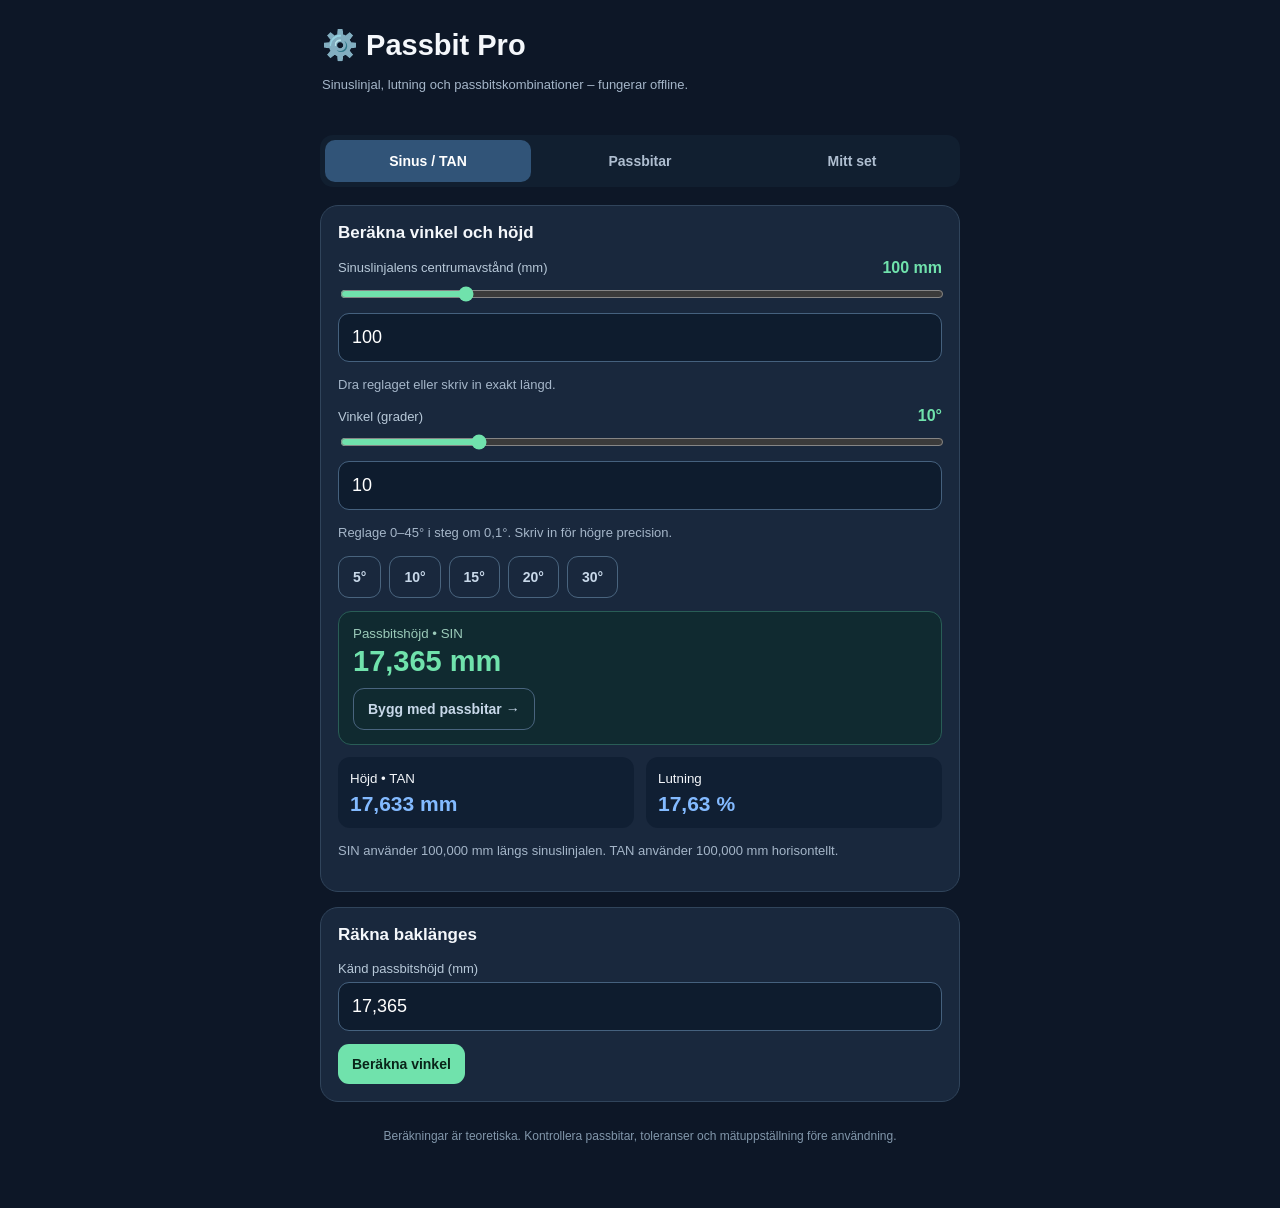
<file: Index.html.html>
<!doctype html>
<html lang="sv"><head><meta charset="utf-8"><meta name="viewport" content="width=device-width,initial-scale=1,viewport-fit=cover">
<meta name="theme-color" content="#0d1727"><meta name="apple-mobile-web-app-capable" content="yes"><meta name="apple-mobile-web-app-status-bar-style" content="black-translucent"><meta name="apple-mobile-web-app-title" content="Passbit Pro">
<title>Passbit Pro – Sinus & passbitar</title>
<style>
:root{color-scheme:dark;--bg:#0d1727;--panel:#19283d;--muted:#a5b6c9;--line:#30445b;--green:#70e2ac;--blue:#83baff}
*{box-sizing:border-box}body{font-family:-apple-system,BlinkMacSystemFont,"Segoe UI",sans-serif;background:var(--bg);color:#f4f7fb;margin:0;padding:env(safe-area-inset-top) 16px 35px}
main{max-width:640px;margin:auto}header{padding:28px 2px 15px}h1{font-size:29px;margin:0 0 5px}header p,.hint{color:var(--muted);font-size:13px;line-height:1.5}
.tabs{display:flex;gap:6px;background:#111f30;border-radius:13px;padding:5px;margin:12px 0 18px}
.tabs button{flex:1;background:transparent;border:0;color:#afbed0;padding:13px 5px;border-radius:10px;font-weight:700;font-size:14px}
.tabs button.active{background:#315478;color:white}
.panel{background:var(--panel);border:1px solid var(--line);border-radius:18px;padding:17px;margin-bottom:15px}
h2{font-size:17px;margin:0 0 16px}label{display:block;color:#b8c9d9;font-size:13px;margin:13px 0 6px}
input,textarea,select{width:100%;border:1px solid #45617e;background:#0e1c2e;border-radius:11px;color:white;padding:13px;font-size:18px;outline:none}
textarea{font-size:13px;line-height:1.5;min-height:140px;font-family:ui-monospace,monospace}
input:focus,textarea:focus{border-color:var(--blue)}input[type=range]{padding:0;border:0;background:transparent;accent-color:#70e2ac;height:30px;cursor:pointer}.rangehead{display:flex;justify-content:space-between;align-items:center;margin-top:12px}.rangehead label{margin:0}.rangehead output{color:var(--green);font-weight:800;font-variant-numeric:tabular-nums}.row{display:grid;grid-template-columns:1fr 1fr;gap:12px}
.btn{border:0;border-radius:11px;background:#315478;color:white;padding:12px 14px;font-size:14px;font-weight:700;cursor:pointer}
.btn.primary{background:#70e2ac;color:#092419}.btn.outline{background:transparent;border:1px solid #49647e;color:#c8d8e9}
.actions{display:flex;gap:8px;flex-wrap:wrap;margin-top:13px}
.result{background:#102a30;border:1px solid #295d56;padding:14px;border-radius:13px;margin-top:13px}
.result small{display:block;color:#9bcab9;margin-bottom:4px}.big{font-size:29px;font-weight:800;color:var(--green);font-variant-numeric:tabular-nums}
.metric{background:#101f33;border-radius:12px;padding:12px}.metric strong{display:block;font-size:21px;margin-top:5px;color:var(--blue)}
.note{color:var(--muted);font-size:13px;line-height:1.55}.error{color:#ffb0a8}
.block{display:flex;align-items:center;justify-content:space-between;padding:12px 13px;border-radius:9px;background:#244259;margin:6px 0;font-variant-numeric:tabular-nums}
.block strong{font-size:19px}.hidden{display:none}svg{width:100%;height:auto;display:block}
footer{text-align:center;color:#8297ab;font-size:12px;padding:12px 0 30px}
</style></head><body><main>
<header><h1>⚙️ Passbit Pro</h1><p>Sinuslinjal, lutning och passbitskombinationer – fungerar offline.</p></header>
<div class="tabs"><button class="active" data-tab="sin">Sinus / TAN</button><button data-tab="blocks">Passbitar</button><button data-tab="stock">Mitt set</button></div>
<section id="sin">
<div class="panel"><h2>Beräkna vinkel och höjd</h2>
<div class="rangehead"><label for="length">Sinuslinjalens centrumavstånd (mm)</label><output id="lengthLabel">100 mm</output></div><input id="lengthSlider" aria-label="Längdreglage" type="range" min="50" max="300" step="1" value="100"><input id="length" type="text" inputmode="decimal" value="100"><p class="hint">Dra reglaget eller skriv in exakt längd.</p>
<div class="rangehead"><label for="angle">Vinkel (grader)</label><output id="angleLabel">10°</output></div><input id="angleSlider" aria-label="Vinkelreglage" type="range" min="0" max="45" step="0.1" value="10"><input id="angle" type="text" inputmode="decimal" value="10"><p class="hint">Reglage 0–45° i steg om 0,1°. Skriv in för högre precision.</p>
<div class="actions"><button class="btn outline" data-angle="5">5°</button><button class="btn outline" data-angle="10">10°</button><button class="btn outline" data-angle="15">15°</button><button class="btn outline" data-angle="20">20°</button><button class="btn outline" data-angle="30">30°</button></div>
<div id="sinResults"></div></div>
<div class="panel"><h2>Räkna baklänges</h2><label for="knownHeight">Känd passbitshöjd (mm)</label><input id="knownHeight" type="text" inputmode="decimal" value="17,365">
<div class="actions"><button id="reverse" class="btn primary">Beräkna vinkel</button></div><div id="reverseResult" class="note"></div></div>
</section>
<section id="blocks" class="hidden">
<div class="panel"><h2>Bygg en passbitshöjd</h2><label for="target">Önskad höjd (mm)</label><input id="target" type="text" inputmode="decimal" value="8,716">
<div class="actions"><button id="calcBlocks" class="btn primary">Hitta passbitar</button><button id="useSin" class="btn outline">Hämta från sinus</button></div>
<div id="blockResults"></div></div>
<div class="panel"><p class="note">Visar flera exakta kombinationer, med de som använder minst antal passbitar först (högst fyra). Varje fysisk passbit används högst en gång. Beräkningen använder 0,001 mm upplösning; värden med finare upplösning avrundas och markeras.</p></div>
</section>
<section id="stock" class="hidden">
<div class="panel"><h2>Dina tillgängliga passbitar</h2><p class="note">Förvalt är ett vanligt metriskt 87-delars set. Kontrollera mot ditt eget set. Skriv en passbit per rad, eller separera med semikolon. Decimalcomma fungerar.</p>
<textarea id="inventory" spellcheck="false"></textarea>
<div class="actions"><button class="btn primary" id="saveStock">Spara set</button><button class="btn outline" id="resetStock">Återställ 87-delars</button></div>
<p id="stockStatus" class="note"></p></div></section>
<footer>Beräkningar är teoretiska. Kontrollera passbitar, toleranser och mätuppställning före användning.</footer>
</main>
<script>
const $=id=>document.getElementById(id);
const number=s=>Number(String(s).trim().replace(',','.'));
const valid=s=>String(s).trim()!=='' && Number.isFinite(number(s));
const f=(n,d=3)=>n.toLocaleString('sv-SE',{minimumFractionDigits:d,maximumFractionDigits:d});
const defaultSet=()=>{
 const a=[];for(let i=1;i<=9;i++)a.push(1+i/1000);
 for(let i=1;i<=49;i++)a.push(1+i/100);
 for(let i=1;i<=19;i++)a.push(i/2);
 for(let i=1;i<=10;i++)a.push(i*10);
 return a;
};
const stored=()=>{try{return localStorage.getItem('passbit-inventory')}catch(e){return null}};
const persist=s=>{try{localStorage.setItem('passbit-inventory',s)}catch(e){}};
$('inventory').value=stored()??defaultSet().map(x=>f(x,3)).join('\n');
function parseStock(){
 const pieces=$('inventory').value.split(/[;\n]+/).map(s=>s.trim()).filter(Boolean);
 if(!pieces.length||pieces.some(s=>!valid(s)||number(s)<=0||Math.abs(number(s)*1000-Math.round(number(s)*1000))>1e-7))throw Error('Setet måste innehålla positiva mått i steg om 0,001 mm.');
 return pieces.map(number);
}
function syncSliders(){for(const id of ["angle","length"]){const v=number($(id).value),r=$(id+"Slider");if(Number.isFinite(v))r.value=Math.max(Number(r.min),Math.min(Number(r.max),v));$(id+"Label").textContent=(valid($(id).value)?$(id).value:"–")+(id==="angle"?"°":" mm")}}
function sinCalc(){
 syncSliders();
 const l=number($('length').value),a=number($('angle').value);
 if(!valid($('length').value)||!valid($('angle').value)||l<=0||a<0||a>=90){$('sinResults').innerHTML='<p class="error">Ange en positiv längd och en vinkel från 0° till under 90°.</p>';return}
 const rad=a*Math.PI/180,s=l*Math.sin(rad),t=l*Math.tan(rad);
 $('sinResults').innerHTML=`<div class="result"><small>Passbitshöjd • SIN</small><div class="big">${f(s)} mm</div><button class="btn outline" id="sendBlocks" style="margin-top:10px">Bygg med passbitar →</button></div>
 <div class="row" style="margin-top:12px"><div class="metric"><small>Höjd • TAN</small><strong>${f(t)} mm</strong></div><div class="metric"><small>Lutning</small><strong>${f(100*Math.tan(rad),2)} %</strong></div></div>
 <p class="note">SIN använder ${f(l)} mm längs sinuslinjalen. TAN använder ${f(l)} mm horisontellt.</p>`;
 $('sendBlocks').onclick=()=>{setTab('blocks');$('target').value=f(s);findBlocks()};
}
function setTab(id){document.querySelectorAll('.tabs button').forEach(b=>b.classList.toggle('active',b.dataset.tab===id));['sin','blocks','stock'].forEach(x=>$(x).classList.toggle('hidden',x!==id))}
document.querySelectorAll('.tabs button').forEach(b=>b.onclick=()=>setTab(b.dataset.tab));
document.querySelectorAll('[data-angle]').forEach(b=>b.onclick=()=>{$('angle').value=b.dataset.angle;sinCalc()});
['angle','length'].forEach(id=>$(id+'Slider').addEventListener('input',()=>{$(id).value=$(id+'Slider').value.replace('.',',');sinCalc()}));
['angle','length'].forEach(id=>$(id).addEventListener('input',sinCalc));
$('reverse').onclick=()=>{
 const h=number($('knownHeight').value),l=number($('length').value);
 $('reverseResult').innerHTML=(!valid($('knownHeight').value)||!valid($('length').value)||l<=0||h<0||h>l)?'<span class="error">Höjden måste vara mellan 0 och centrumavståndet.</span>':`Vinkel: <strong>${f(Math.asin(h/l)*180/Math.PI,5)}°</strong>`;
};
function findCombinations(values,target,limit=12){
 // Values are integer micrometres; indexes distinguish physically separate pieces.
 const n=values.length,results=[],seen=new Set(),pairs=new Map();
 const add=indices=>{
   const vals=indices.map(i=>values[i]).sort((a,b)=>b-a);
   const key=vals.join(',');
   if(!seen.has(key)){seen.add(key);results.push(vals)}
 };
 for(let i=0;i<n;i++)if(values[i]===target)add([i]);
 if(results.length>=limit)return results.slice(0,limit);
 for(let i=0;i<n;i++)for(let j=i+1;j<n;j++){
   const sum=values[i]+values[j];
   if(sum===target)add([i,j]);
   if(sum<target){
     if(!pairs.has(sum))pairs.set(sum,[]);
     pairs.get(sum).push([i,j]);
   }
 }
 if(results.length>=limit)return results.slice(0,limit);
 for(let i=0;i<n;i++){
   const matches=pairs.get(target-values[i])||[];
   for(const [j,k] of matches)if(i!==j&&i!==k)add([i,j,k]);
 }
 if(results.length>=limit)return results.slice(0,limit);
 // Pair-pair combinations: distinct physical blocks only.
 for(const [sum,items] of pairs){
   const other=pairs.get(target-sum);
   if(!other)continue;
   for(const [i,j] of items)for(const [k,m] of other){
     if(i!==k&&i!==m&&j!==k&&j!==m)add([i,j,k,m]);
     if(results.length>=limit)break;
   }
   if(results.length>=limit)break;
 }
 results.sort((a,b)=>a.length-b.length||b[0]-a[0]);
 return results.slice(0,limit);
}
function findBlocks(){
 const box=$('blockResults'),raw=$('target').value,t=number(raw);
 if(!valid(raw)||t<=0){box.innerHTML='<p class="error">Ange en positiv målhöjd.</p>';return}
 let stock;try{stock=parseStock()}catch(e){box.innerHTML='<p class="error">'+e.message+'</p>';return}
 const target=Math.round(t*1000),rounded=Math.abs(t*1000-target)>1e-7;
 const ints=stock.map(v=>Math.round(v*1000)),solutions=findCombinations(ints,target,12);
 if(!solutions.length){box.innerHTML=`<p class="error">Ingen exakt kombination med högst fyra passbitar hittades för ${f(target/1000)} mm i ditt set.</p><p class="note">Prova att uppdatera setet under ”Mitt set”.</p>`;return}
 box.innerHTML=`<div class="result"><small>Målhöjd • ${solutions.length} kombination${solutions.length===1?'':'er'} hittade</small><div class="big">${f(target/1000)} mm</div></div>
 <h2 style="margin-top:18px">Välj kombination</h2>
 ${solutions.map((selected,i)=>`<details ${i===0?'open':''} style="border:1px solid #38546d;border-radius:12px;margin:9px 0;padding:11px">
 <summary style="cursor:pointer;font-weight:700">Alternativ ${i+1} · ${selected.length} passbit${selected.length===1?'':'ar'}</summary>
 ${selected.map(v=>`<div class="block"><span>Passbit</span><strong>${f(v/1000)} mm</strong></div>`).join('')}
 <button class="btn outline copy-combo" data-copy="${selected.map(v=>f(v/1000)).join(' + ')} = ${f(target/1000)} mm">Kopiera kombination</button></details>`).join('')}
 ${rounded?'<p class="error">Obs: målvärdet avrundades till närmaste 0,001 mm.</p>':''}`;
 box.querySelectorAll('.copy-combo').forEach(b=>b.onclick=()=>{navigator.clipboard?.writeText(b.dataset.copy).then(()=>{b.textContent='Kopierat!' }).catch(()=>{b.textContent='Kopiera manuellt'})});
}
$('calcBlocks').onclick=findBlocks;
$('useSin').onclick=()=>{const l=number($('length').value),a=number($('angle').value);if(l>0&&a>=0&&a<90){$('target').value=f(l*Math.sin(a*Math.PI/180));findBlocks()}};
$('saveStock').onclick=()=>{try{const arr=parseStock();persist($('inventory').value);$('stockStatus').textContent=`Sparat: ${arr.length} passbitar.`}catch(e){$('stockStatus').textContent=e.message}};
$('resetStock').onclick=()=>{$('inventory').value=defaultSet().map(x=>f(x,3)).join('\n');persist($('inventory').value);$('stockStatus').textContent='87-delars standardset återställt.'};
sinCalc();findBlocks();
</script></body></html>
</file>
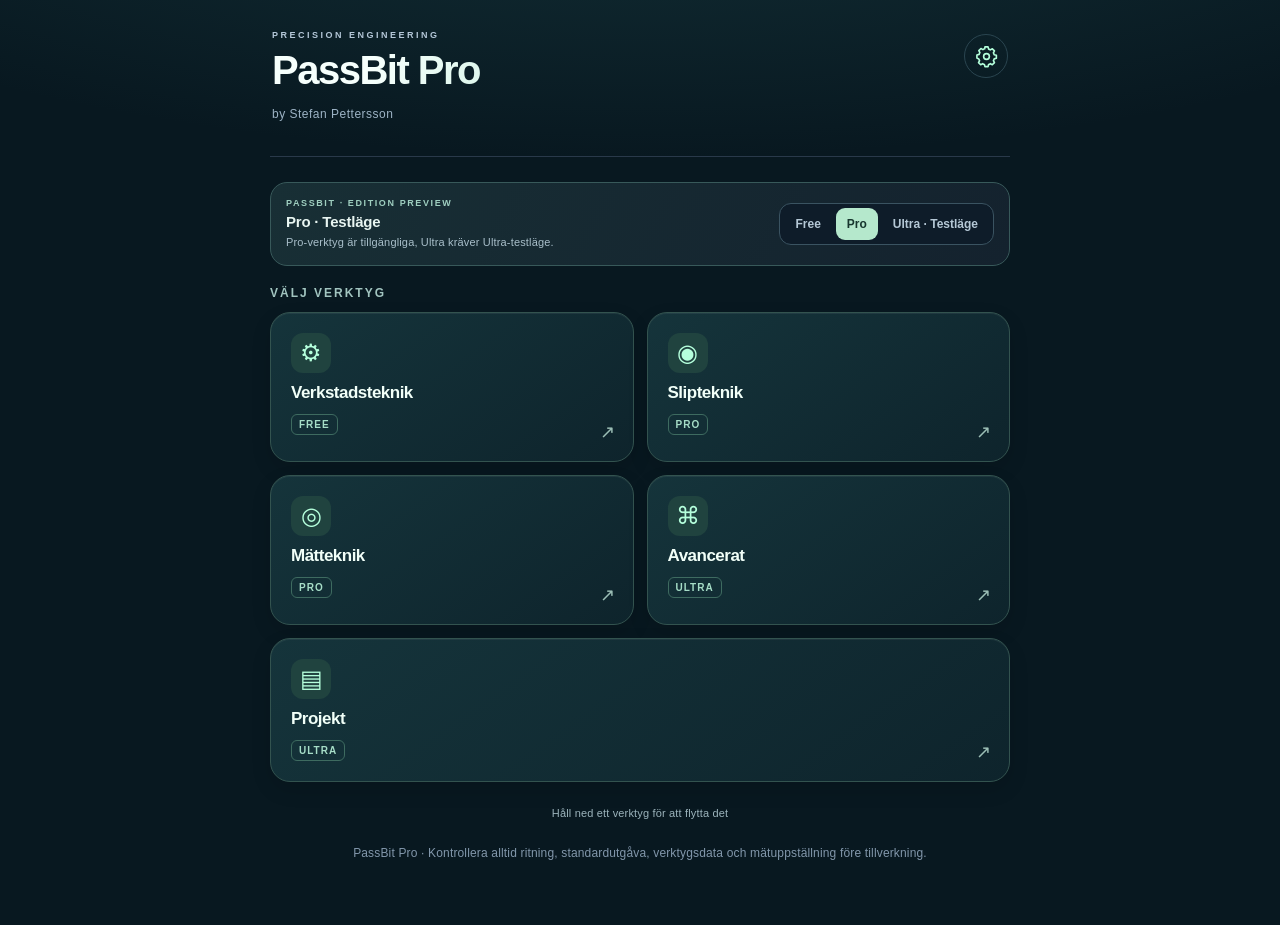
<file: passbit_pro_1_0_safari_fix.html>
<!DOCTYPE html>

<html lang="sv"><head><meta charset="utf-8"/><meta content="width=device-width,initial-scale=1,viewport-fit=cover" name="viewport"/>
<meta content="#0d1727" name="theme-color"/><meta content="yes" name="apple-mobile-web-app-capable"/><meta content="black-translucent" name="apple-mobile-web-app-status-bar-style"/><meta content="PassBit Pro" name="apple-mobile-web-app-title"/>
<title>PassBit Pro – Precision Engineering</title>
<style>/* css/styles.css */

:root{color-scheme:dark;--bg:#0d1727;--panel:#19283d;--muted:#a5b6c9;--line:#30445b;--green:#70e2ac;--blue:#83baff}
*{box-sizing:border-box}body{font-family:-apple-system,BlinkMacSystemFont,"Segoe UI",sans-serif;background:var(--bg);color:#f4f7fb;margin:0;padding:env(safe-area-inset-top) 16px 35px}
main{max-width:640px;margin:auto}header{padding:28px 2px 15px}h1{font-size:29px;margin:0 0 5px}header p,.hint{color:var(--muted);font-size:13px;line-height:1.5}
.tabs{display:flex;gap:6px;background:#111f30;border-radius:13px;padding:5px;margin:12px 0 18px}
.tabs button{flex:1;background:transparent;border:0;color:#afbed0;padding:13px 5px;border-radius:10px;font-weight:700;font-size:14px}
.tabs button.active{background:#315478;color:white}
.panel{background:var(--panel);border:1px solid var(--line);border-radius:18px;padding:17px;margin-bottom:15px}
h2{font-size:17px;margin:0 0 16px}label{display:block;color:#b8c9d9;font-size:13px;margin:13px 0 6px}
input,textarea,select{width:100%;border:1px solid #45617e;background:#0e1c2e;border-radius:11px;color:white;padding:13px;font-size:18px;outline:none}
textarea{font-size:13px;line-height:1.5;min-height:140px;font-family:ui-monospace,monospace}
input:focus,textarea:focus{border-color:var(--blue)}input[type=range]{padding:0;border:0;background:transparent;accent-color:#70e2ac;height:30px;cursor:pointer}.rangehead{display:flex;justify-content:space-between;align-items:center;margin-top:12px}.rangehead label{margin:0}.rangehead output{color:var(--green);font-weight:800;font-variant-numeric:tabular-nums}.row{display:grid;grid-template-columns:1fr 1fr;gap:12px}
.btn{border:0;border-radius:11px;background:#315478;color:white;padding:12px 14px;font-size:14px;font-weight:700;cursor:pointer}
.btn.primary{background:#70e2ac;color:#092419}.btn.outline{background:transparent;border:1px solid #49647e;color:#c8d8e9}
.actions{display:flex;gap:8px;flex-wrap:wrap;margin-top:13px}
.result{background:#102a30;border:1px solid #295d56;padding:14px;border-radius:13px;margin-top:13px}
.result small{display:block;color:#9bcab9;margin-bottom:4px}.big{font-size:29px;font-weight:800;color:var(--green);font-variant-numeric:tabular-nums}
.metric{background:#101f33;border-radius:12px;padding:12px}.metric strong{display:block;font-size:21px;margin-top:5px;color:var(--blue)}
.note{color:var(--muted);font-size:13px;line-height:1.55}.error{color:#ffb0a8}
.block{display:flex;align-items:center;justify-content:space-between;padding:12px 13px;border-radius:9px;background:#244259;margin:6px 0;font-variant-numeric:tabular-nums}
.block strong{font-size:19px}.hidden{display:none}svg{width:100%;height:auto;display:block}
nav.tabs{display:grid;grid-template-columns:repeat(3,minmax(0,1fr));gap:5px}nav.tabs button{font-size:12px;padding:11px 2px;white-space:nowrap} .tablewrap{overflow-x:auto}table{width:100%;border-collapse:collapse;font-size:13px}th,td{text-align:left;padding:10px 7px;border-bottom:1px solid var(--line);white-space:nowrap}th{color:var(--muted)}.kpi{display:grid;grid-template-columns:1fr 1fr;gap:9px;margin-top:10px}.kpi .metric strong{font-size:18px}.fit-status{font-size:13px;font-weight:700;margin-top:10px;color:var(--green)}.fit-status.warn{color:#ffd28b}.tag{display:inline-block;border-radius:7px;background:#28485b;padding:4px 7px;color:#bce7ff;font-size:12px}.fine{font-size:12px;color:var(--muted);line-height:1.5}footer{text-align:center;color:#8297ab;font-size:12px;padding:12px 0 30px}

/* PassBit Pro 4.4 · precision instrument interface */
:root{--bg:#080e17;--panel:#141f2e;--muted:#a4b3c5;--line:#304258;--green:#9cf4c4;--blue:#8ecaff}
body{background:radial-gradient(ellipse 100% 380px at 50% -120px,#19354b 0%,transparent 90%),var(--bg);padding-left:14px;padding-right:14px}
main{max-width:740px}
header{padding:26px 2px 12px}
header h1{font-size:clamp(26px,6vw,36px);letter-spacing:-.9px;font-weight:850}
header p{font-size:13px}
.eyebrow{color:#9cf4c4;letter-spacing:2px;font-weight:800;font-size:10px;text-transform:uppercase;margin-bottom:8px}
.panel{border-radius:17px;background:linear-gradient(145deg,#182638,#121c2a);box-shadow:0 10px 30px #0000001a;padding:18px}
.panel h2{font-size:17px;letter-spacing:-.2px}
input,select,textarea{background:#0c1725;border-color:#3a5268;min-height:49px}
input:focus,select:focus,textarea:focus{outline:2px solid #7fc7f4;outline-offset:1px}
button{touch-action:manipulation}
.btn{min-height:44px}
.btn.primary{background:#9cf4c4;color:#09251b}
.tabs{position:sticky;top:0;z-index:5;background:#0a1420ed;backdrop-filter:blur(16px);border:1px solid #263c52;border-radius:14px;padding:6px}
nav.tabs{grid-template-columns:repeat(3,minmax(0,1fr))}
nav.tabs button{white-space:normal;line-height:1.25;min-height:48px;border:1px solid transparent}
nav.tabs button.active{background:#28485d;border-color:#50718b;color:#fff}
.result{background:linear-gradient(140deg,#12352f,#11262a);border-color:#376e5e}
.big{font-size:clamp(26px,7vw,36px);letter-spacing:-.7px}
.dashboard{display:grid;grid-template-columns:repeat(2,minmax(0,1fr));gap:10px;margin:0 0 18px}
.dashbtn{border:1px solid #334b61;background:linear-gradient(145deg,#1a2a3d,#101b29);color:#f4f8fb;border-radius:15px;padding:16px;text-align:left;min-height:100px;cursor:pointer}
.dashbtn .glyph{display:block;font-size:25px;margin-bottom:10px}
.dashbtn strong{display:block;font-size:14px;margin-bottom:4px}
.dashbtn small{display:block;color:#a9bfd1;font-size:11px;line-height:1.4}
.hero{display:flex;justify-content:space-between;align-items:center;gap:8px;background:#112b2b;border:1px solid #315b52;border-radius:13px;padding:12px 14px;margin:6px 0 15px}
.hero strong{color:#b3f8d2;font-size:12px;letter-spacing:.4px}
.hero small{color:#afc5bd;font-size:11px}
.sectiontitle{color:#b4c5d4;font-size:12px;text-transform:uppercase;letter-spacing:1.4px;margin:14px 2px 10px}
.utilitybar{display:flex;gap:8px;margin-bottom:12px;flex-wrap:wrap}
.utilitybar button{background:#1d3143;color:#cce6f6;border:1px solid #3b5c75;border-radius:9px;padding:9px 12px;font-weight:650;font-size:12px}
.statusline{font-size:12px;color:#a4b3c5;min-height:16px}
@media(min-width:650px){.dashboard{grid-template-columns:repeat(3,minmax(0,1fr))}nav.tabs{grid-template-columns:repeat(5,minmax(0,1fr))}nav.tabs button{font-size:11px}}
@media(prefers-reduced-motion:no-preference){.dashbtn:active,.btn:active{transform:scale(.985)}}

body{font-family:"Avenir Next","SF Pro Display",-apple-system,BlinkMacSystemFont,"Segoe UI",sans-serif}
header h1{display:flex;align-items:baseline;flex-wrap:wrap;gap:12px;font-size:clamp(31px,8vw,45px);letter-spacing:-1.5px;font-weight:800}
.brand-accent{color:#9cf4c4}.version{font-size:13px;letter-spacing:1px;color:#9cf4c4;border:1px solid #467864;border-radius:22px;padding:4px 10px}
header .eyebrow{letter-spacing:2.1px}
.quickfits{display:flex;flex-wrap:wrap;gap:7px;margin-top:16px}
.quickfits button{border:1px solid #42657a;background:#20354a;color:#d5e9f5;border-radius:22px;padding:9px 12px;font-weight:700}
.fitdiagram{background:#0c1928;border:1px solid #334c62;border-radius:13px;margin-top:14px;padding:12px}
.fitdiagram h3{margin:0 0 8px;font-size:13px;color:#e1edf5}

/* PassBit Pro 4.4 — refined precision instrument visual language */
:root{--bg:#080e16;--panel:#121d2b;--line:#2b3d50;--green:#b5e8cc;--blue:#9bc9e8;--muted:#9eb1c2}
body{background:radial-gradient(ellipse 100% 480px at 50% -210px,#25405a 0%,transparent 85%),#080e16;letter-spacing:.01em}
header{padding-top:36px;padding-bottom:21px;border-bottom:1px solid #29394a;margin-bottom:17px}
header h1{font-size:clamp(34px,8vw,48px);font-weight:760;letter-spacing:-2px}
header .eyebrow{color:#b4c7d8;letter-spacing:2.5px;font-size:9px}
.brand-accent{color:#b5e8cc}
.version{background:#152d2c;color:#b5e8cc;border-color:#41665e}
header p{color:#9db3c5;font-size:12px;letter-spacing:.5px}
.panel{background:linear-gradient(155deg,#182637,#111b29);border-color:#2c3e50;border-radius:21px;box-shadow:0 14px 35px #00000026;padding:21px}
.panel h2{font-size:19px;font-weight:720;letter-spacing:-.45px}
.dashbtn{border-radius:18px;border-color:#35485b;background:linear-gradient(145deg,#1b2b3b,#121d2a);box-shadow:inset 0 1px 0 #ffffff08}
.dashbtn:focus-visible,.btn:focus-visible,nav button:focus-visible{outline:2px solid #b5e8cc;outline-offset:2px}
.dashbtn strong{letter-spacing:-.2px;font-size:15px}
.dashbtn .glyph{filter:saturate(.65)}
.hero{background:linear-gradient(120deg,#152d30,#172b38);border-color:#375759;border-radius:17px}
.hero strong{color:#b5e8cc}
.tabs{border-radius:17px;background:#0c1722ed}
nav.tabs button.active{background:#284b56;border-color:#4a7276}
input,select,textarea{border-radius:12px;background:#0b1724;border-color:#3b5265}
input:focus,select:focus,textarea:focus{outline-color:#b5e8cc}
.section-kicker{font-size:10px;font-weight:800;letter-spacing:2px;color:#8fbcb5;margin-bottom:9px}
.grind-grid{display:grid;grid-template-columns:repeat(2,minmax(0,1fr));gap:11px;margin:17px 0}
.grind-input-card{border:1px solid #354b60;background:#101d2c;border-radius:15px;padding:13px}
.input-card-title{font-size:10px;font-weight:800;letter-spacing:.6px;white-space:nowrap;margin-bottom:9px}
.dot-wheel,.dot-work{display:inline-block;width:9px;height:9px;border-radius:50%;background:#b5e8cc;margin-right:5px}
.dot-work{background:#9bc9e8}
.grind-input-card label{font-size:12px;margin:9px 0 5px}
.grind-input-card input{font-size:17px;padding:11px;min-height:46px}
.grind-readouts{display:grid;grid-template-columns:repeat(2,minmax(0,1fr));gap:10px}
.grind-readout{border-radius:16px;padding:16px 12px;background:linear-gradient(145deg,#15352f,#11262b);border:1px solid #34675c}
.grind-readout.work{background:linear-gradient(145deg,#173247,#132637);border-color:#3d5e79}
.grind-readout small{font-size:10px;color:#c0d5ce;letter-spacing:.6px}
.grind-readout.work small{color:#c2d6e6}
.grind-value{font-size:clamp(22px,5vw,32px);font-weight:800;color:#b5e8cc;font-variant-numeric:tabular-nums;letter-spacing:-1px;margin:9px 0}
.grind-readout.work .grind-value{color:#9bc9e8}
.grind-value span{font-size:13px;letter-spacing:0}
.active-diameter{background:#244037;color:#c7f8d9}
.safety{padding:13px;border:1px solid #685840;border-radius:13px;background:#342b1e}
@media(max-width:360px){.grind-grid,.grind-readouts{grid-template-columns:1fr}.input-card-title{white-space:normal}}
/* 4.5: one navigation surface; no repeated dashboard + tab menu */
nav.tabs{display:none!important}
#toolBar.hidden,#currentTool.hidden,#homeTitle.hidden,.dashboard.hidden{display:none!important}
#toolBar{justify-content:space-between;margin:9px 0 12px}
#currentTool{margin:9px 0 16px;font-size:19px;letter-spacing:-.4px}
header{margin-bottom:25px}
@media(max-width:650px){.dashboard{grid-template-columns:repeat(2,minmax(0,1fr));gap:10px}.dashbtn{min-height:112px;padding:15px}}

/* Settings and two carefully tuned themes */
#workshopHero{margin:0 0 18px;padding:13px 16px}
#workshopHero>div{display:flex;flex-direction:column;gap:5px}
.settings-gear{flex:none;display:grid;place-items:center;width:45px;height:45px;border-radius:13px;border:1px solid #50756e;background:#213e3d;color:#d2f8e3;font-size:25px;cursor:pointer}
.settings-gear:active{transform:scale(.96)}
#settingsPanel.hidden{display:none!important}
.settings-panel{margin:0 0 17px}
.settings-head{display:flex;align-items:center;justify-content:space-between;margin-bottom:12px}
.settings-head h2{margin:0}
.settings-close{border:1px solid var(--line);border-radius:10px;background:transparent;color:inherit;font-size:17px;padding:7px 12px}
.settings-panel select{margin:6px 0 17px}
body.light{color:#172638;background:radial-gradient(ellipse 100% 450px at 50% -230px,#c7e2e6 0%,transparent 80%),#f2f5f8}
body.light .panel{background:linear-gradient(150deg,#fff,#f7f9fc);border-color:#d7e1ea;box-shadow:0 12px 28px #20344a0b}
body.light header{border-color:#d6e1ea}
body.light header .eyebrow,body.light header p,body.light .note,body.light .hint,body.light .fine,body.light .grind-readout small{color:#52687a}
body.light .dashbtn{background:linear-gradient(145deg,#fff,#f4f8fb);border-color:#d4e0e8;color:#172638;box-shadow:0 7px 20px #20344a0b}
body.light .dashbtn small{color:#52687a}
body.light .hero{background:linear-gradient(120deg,#e1f3ed,#e5f0f7);border-color:#b9d7d1}
body.light .hero strong{color:#225e4d}
body.light .hero small{color:#4b6b66}
body.light .settings-gear{background:#fff;border-color:#b9d7d1;color:#225e4d}
body.light input,body.light select,body.light textarea{background:#fff;color:#172638;border-color:#b9cbd9}
body.light input::placeholder{color:#728494}
body.light .result,body.light .metric,body.light .grind-input-card{background:#edf4f7;color:#172638;border-color:#d3e1e8}
body.light .result small,body.light .metric small,body.light .section-kicker{color:#496879}
body.light .big,body.light .metric strong{color:#174f49}
body.light .grind-readout{background:#e0f1e9;border-color:#b3d7c6}
body.light .grind-readout.work{background:#e4f0f8;border-color:#bed6e8}
body.light .grind-readout .grind-value{color:#1c6653}
body.light .grind-readout.work .grind-value{color:#285f88}
body.light .grind-readout small{color:#486a61}
body.light .active-diameter{background:#d9f0e5;color:#1e5948}
body.light .utilitybar button,body.light .settings-close{color:#172638;border-color:#c9d8e2}
body.light .btn.outline{background:#eaf2f6;color:#173c52;border-color:#c9dbe6}
body.light .safety{background:#fff4e1;border-color:#e6c78d;color:#795321}
body.light table{color:#172638}
body.light th{color:#426173}
body.light .version{background:#dcefe6;color:#24664f;border-color:#a9d4c0}
body.light .brand-accent{color:#257b5d}
body.light .statusline{color:#496879}

/* 4.7: unified monochrome vector icon system, sharp at any resolution */
.pb-icon{display:block;flex-shrink:0;stroke:currentColor}
.dashbtn .glyph{display:flex;align-items:center;justify-content:center;width:43px;height:43px;margin:0 0 14px;background:#233d45;border:1px solid #3d6366;border-radius:13px;color:#b9e9d9;filter:none}
.dashbtn .glyph .pb-icon{width:23px;height:23px}
.dashbtn{transition:background .18s,border-color .18s,transform .12s;position:relative}
.dashbtn:active{border-color:#79afa1}
.settings-gear{font-size:inherit;transition:background .18s,transform .15s}
.settings-gear .pb-icon{width:22px;height:22px}
.settings-close{display:grid;place-items:center;width:37px;height:37px;padding:0}
.settings-close .pb-icon{width:18px;height:18px}
#toolBar button{display:inline-flex;align-items:center;justify-content:center;gap:7px}
#toolBar button .pb-icon{width:17px;height:17px}
body.light .dashbtn .glyph{background:#e3f3ed;border-color:#b7d9cb;color:#24664f}
body.light .settings-gear{background:#e3f3ed}
@media(hover:hover){.dashbtn:hover{border-color:#598d86}.settings-gear:hover{background:#31534e}body.light .settings-gear:hover{background:#d4e9df}}

/* 4.8 edition prototype: visual access tiers, no purchases or licenses */
.edition-panel{display:flex;justify-content:space-between;align-items:center;gap:12px;padding:15px;margin-bottom:18px;border:1px solid #38595a;border-radius:17px;background:linear-gradient(120deg,#182f35,#14222e)}
.edition-panel>div:first-child{display:flex;flex-direction:column;gap:5px;min-width:0}
.edition-panel strong{font-size:15px;letter-spacing:-.2px}
.edition-panel small{font-size:11px;color:#a9bfca;line-height:1.4}
.edition-label{font-size:9px;color:#9fcfc0;letter-spacing:1.6px;font-weight:800}
.edition-actions{display:flex;gap:4px;flex-shrink:0;padding:4px;border:1px solid #3a5361;border-radius:12px;background:#0e1c29}
.edition-btn{font-size:12px;font-weight:700;padding:9px 11px;border:0;border-radius:9px;background:transparent;color:#b5c8d6;cursor:pointer}
.edition-btn.active{background:#b5e8cc;color:#17362e}
.dashbtn{position:relative}
.pro-label{position:absolute;top:11px;right:11px;border:1px solid #68867d;border-radius:7px;color:#c1eddb;background:#25433d;font-size:9px;letter-spacing:1px;padding:4px 6px;font-weight:800}
.preview-locked{border-style:dashed;opacity:.76}
#upgradePanel{margin-bottom:16px}
#upgradePanel.hidden,#editionPanel.hidden{display:none!important}
body.light .edition-panel{background:linear-gradient(120deg,#e2f2ed,#e9f2f9);border-color:#b9d7d1}
body.light .edition-panel small{color:#52687a}
body.light .edition-label{color:#296b58}
body.light .edition-actions{background:#d5e5e9;border-color:#b6cfd7}
body.light .edition-btn{color:#365c67}
body.light .edition-btn.active{background:#276a54;color:#fff}
body.light .pro-label{background:#e2f3e9;border-color:#b3d9c5;color:#26664f}
@media(max-width:380px){.edition-panel{flex-wrap:wrap}.edition-actions{width:100%}.edition-btn{flex:1}}
 
/* 4.9: gauge block inventory lives under settings, not the main tool grid */
.settings-group{margin:3px 0 18px;padding-top:16px;border-top:1px solid var(--line)}
.settings-gauge-btn{display:flex;align-items:center;gap:12px;width:100%;padding:13px;border:1px solid #3a5566;border-radius:14px;background:#132637;color:inherit;text-align:left;cursor:pointer}
.settings-gauge-icon{display:grid;place-items:center;flex:none;width:41px;height:41px;background:#23433f;border-radius:12px;color:#b5e8cc}
.settings-gauge-copy{display:flex;flex:1;flex-direction:column;gap:3px;min-width:0}
.settings-gauge-copy strong{font-size:14px}
.settings-gauge-copy small{font-size:11px;color:#aabfcf}
.settings-gauge-btn>span:last-child{font-size:27px;color:#9eb8c7}
body.light .settings-gauge-btn{background:#f1f8f8;border-color:#cadfe2}
body.light .settings-gauge-icon{background:#dceee6;color:#25654d}
body.light .settings-gauge-copy small{color:#526d7c}

.iso-header{display:flex;gap:14px;align-items:center;margin-bottom:12px}
.iso-header h2{margin:0 0 7px}
.iso-seal{flex:none;width:69px;height:69px;border:1px solid #609789;border-radius:15px;background:linear-gradient(145deg,#244b48,#173035);display:flex;flex-direction:column;align-items:center;justify-content:center;color:#c6f5e3;font-size:12px;font-weight:800;letter-spacing:1px;line-height:1.05}
.iso-seal b{font-size:26px;letter-spacing:-1px}
.iso-disclaimer{padding:12px 14px;border:1px solid #977d4b;border-radius:12px;background:#302b21;color:#eed6a9;font-size:12px;line-height:1.6;margin:12px 0}
.iso-result-tag{margin-top:17px;font-size:10px;letter-spacing:1.2px;color:#9ccbbb;font-weight:800}
body.light .iso-seal{background:#e3f2ed;color:#24634e;border-color:#a9d2c2}
body.light .iso-disclaimer{background:#fff4e0;color:#73501c;border-color:#d9bc83}
body.light .iso-result-tag{color:#356d58}
/* 5.3 — clean landing screen; only the chosen tool is visible */
section.hidden{display:none!important}
#toolBar.hidden,#currentTool.hidden,#utilityStatus.hidden{display:none!important}
#homeTitle{font-size:12px;letter-spacing:2px;text-transform:uppercase;color:#a2c5c0;margin:20px 0 12px;font-weight:800}
.dashboard{gap:12px;margin-bottom:30px}
.dashbtn{min-height:138px;display:flex;flex-direction:column;align-items:flex-start;justify-content:flex-start;padding:18px;border-radius:19px}
.dashbtn .glyph{margin-bottom:17px}
.dashbtn strong{font-size:15px;line-height:1.2}
.dashbtn small{margin-top:6px;font-size:11px;line-height:1.4}
#workshopHero{border-radius:20px;padding:17px 18px;margin-bottom:19px}
#workshopHero strong{letter-spacing:1.5px;font-size:11px}
#workshopHero small{font-size:12px;line-height:1.45}
#editionPanel{margin-bottom:19px}
#toolBar{margin:0 0 17px}
#currentTool{margin:4px 0 18px}
body.light #homeTitle{color:#47786a}
@media(max-width:370px){.dashbtn{padding:13px;min-height:132px}.dashbtn strong{font-size:13px}.dashbtn small{font-size:10px}}
/* Home screen must never display tool-only controls, even if another CSS rule overrides hidden */
body.home-view #toolBar,body.home-view #currentTool,body.home-view #utilityStatus{display:none!important}
body:not(.home-view) #toolBar{display:flex}
body:not(.home-view) #toolBar.hidden{display:none!important}

/* 5.4: responsive precision tools */
#chainRows{min-height:140px;font-family:ui-monospace,SFMono-Regular,Menlo,monospace;line-height:1.7}
#mpList .metric{overflow-wrap:anywhere}
#runout .result,#shrink .result,#measure .result{margin-top:14px}
@media(max-width:420px){#shrink .row,#measure .row{gap:9px}}
/* 5.5 — minimalist header with settings gear only */
header{position:relative;padding-right:64px}
header #settingsGear{position:absolute;right:2px;top:34px;width:44px;height:44px;border-radius:50%;background:transparent;border:1px solid var(--line);color:var(--green);box-shadow:none}
header #settingsGear svg{width:23px;height:23px}
body.light header #settingsGear{background:transparent;color:#315e53;border-color:#b7cfc8}

/* 5.6 — high-contrast digital instrument readouts */
.result{position:relative;overflow:hidden;padding:19px 17px 18px;border-radius:16px;background:linear-gradient(145deg,#07191e,#102d31 68%,#0b2027);border:1px solid #366e67;box-shadow:inset 0 1px 0 #537b70aa,0 9px 22px #0003}
.result:before{content:"";position:absolute;inset:0 0 auto;height:2px;background:linear-gradient(90deg,transparent,#9df9d0 35%,#6cbaaf 70%,transparent);opacity:.65}
.result small{font-size:11px;letter-spacing:.09em;text-transform:uppercase;font-weight:700;color:#9ebdb8;line-height:1.5}
.result .big{font-family:ui-monospace,SFMono-Regular,Menlo,Consolas,monospace;font-size:clamp(26px,7vw,41px);font-weight:750;letter-spacing:-.055em;line-height:1.26;color:#b5ffdb;text-shadow:0 0 19px #48e5a033;font-variant-numeric:tabular-nums;overflow-wrap:anywhere;margin-top:7px}
.metric{background:linear-gradient(155deg,#132a32,#10212a);border:1px solid #31535b;border-radius:13px;padding:13px}
.metric strong{font-family:ui-monospace,SFMono-Regular,Menlo,Consolas,monospace;font-variant-numeric:tabular-nums;font-size:clamp(15px,4.5vw,22px);overflow-wrap:anywhere;color:#e1fff1}
body.light .result{background:linear-gradient(145deg,#edf7f5,#e4f1ee);border-color:#a3c9bf;box-shadow:inset 0 1px 0 white,0 6px 18px #1d5a4820}
body.light .result .big{color:#12634a;text-shadow:none}
body.light .metric{background:#f2f8f8;border-color:#c8dede}
body.light .metric strong{color:#193e39}

/* 5.8 — premium optical metrology display */
.result,.metric{position:relative;isolation:isolate;background:linear-gradient(155deg,#041319 0%,#092229 55%,#06171e 100%)!important;border:1px solid #376c68!important;border-radius:17px!important;box-shadow:0 12px 26px #0006,inset 0 1px 0 #8dddc744,inset 0 -2px 0 #0006!important;overflow:hidden}
.result{padding:20px 17px 21px!important}
.result:before,.metric:before{content:"";position:absolute;inset:0;pointer-events:none;z-index:-1;background:repeating-linear-gradient(to bottom,transparent 0,transparent 3px,#ffffff06 4px,#ffffff06 5px);opacity:.45}
.result:after{content:"●  MEASUREMENT  /  LIVE";display:block;position:relative;margin-top:15px;padding-top:11px;border-top:1px solid #39706a55;color:#80bcb0;font:700 9px/1.4 ui-monospace,SFMono-Regular,Menlo,monospace;letter-spacing:1.7px}
.result small,.metric small{color:#a3d4ca!important;font-size:10px!important;letter-spacing:1.4px!important;text-transform:uppercase;font-weight:700}
.result .big,.metric strong{font-family:ui-monospace,"SFMono-Regular",Menlo,Consolas,monospace!important;font-variant-numeric:tabular-nums slashed-zero!important;font-feature-settings:"tnum" 1,"zero" 1;letter-spacing:-1.25px;text-shadow:0 0 19px #79ffc02b,0 1px 0 #b2ffe544;color:#bbffe0!important;overflow-wrap:anywhere}
.result .big{font-size:clamp(31px,8.5vw,54px)!important;line-height:1.17!important;margin:10px 0 5px}
.metric{padding:16px!important}
.metric strong{font-size:clamp(21px,6vw,33px)!important;line-height:1.2!important}
.result .big::selection,.metric strong::selection{background:#4caa90;color:#041419}
.inch-entry{display:inline-flex;align-items:center;justify-content:center;min-height:34px;padding:4px 12px;margin:6px 0 2px;border-radius:9px;border:1px solid #64a994;background:#173e3a;color:#b9ffe0;font-size:11px;font-weight:850;letter-spacing:.7px;cursor:pointer}
.inch-entry[hidden]{display:none!important}
body.light .result,body.light .metric{background:linear-gradient(155deg,#061a1d,#12383b)!important;color:#e8fff3!important}
@media(prefers-reduced-motion:no-preference){.result .big,.metric strong{transition:color .2s ease}}

.spc-grid{display:grid;grid-template-columns:repeat(2,minmax(0,1fr));gap:10px;margin-top:12px}.spc-grid .metric{min-width:0}.spc-grid strong{overflow-wrap:anywhere;font-variant-numeric:tabular-nums}

/* 5.9: Accessible contextual information for measurement statistics */
.metric{position:relative}.spc-info{display:inline-flex;align-items:center;justify-content:center;width:25px;height:25px;margin-left:7px;border-radius:50%;border:1px solid #82cbb6;background:#173b3c;color:#b9ffe0;font:700 14px/1 system-ui;cursor:pointer;vertical-align:middle;touch-action:manipulation}.spc-info:focus-visible{outline:3px solid #c2ffdb;outline-offset:2px}
.spc-help-overlay{position:fixed;inset:0;z-index:9999;display:flex;align-items:center;justify-content:center;padding:18px;background:rgba(0,12,17,.78)}.spc-help-card{width:min(100%,480px);max-height:85vh;overflow:auto;background:#102a32;color:#e9fff4;border:1px solid #6db99f;border-radius:19px;padding:23px;box-shadow:0 18px 60px #0009}.spc-help-card h3{margin:0 0 10px;color:#b5ffdb;font-size:23px}.spc-help-card p{line-height:1.55;font-size:14px}.spc-help-card .spc-formula{font-family:ui-monospace,monospace;background:#091e26;border-radius:9px;padding:12px;overflow-wrap:anywhere}.spc-help-close{float:right;border:1px solid #729e92;background:#183a3d;color:white;border-radius:9px;padding:8px 12px;cursor:pointer}
body.light .spc-info{background:#e0f3ec;color:#17614b;border-color:#397e67}

/* 6.0 — Precision instrument design system */
:root{--bg:#071016;--panel:#101e27;--line:#2a4550;--muted:#9cb4bc;--green:#b4ffdb;--blue:#9cd9e5}
body{background:radial-gradient(ellipse 95% 310px at 50% -100px,#1a3b43 0%,transparent 82%),#071016;color:#e9f5f4}
header{padding-top:30px}header h1{font-size:clamp(29px,7vw,40px);letter-spacing:-1.5px}
.eyebrow,.section-kicker,.sectiontitle{letter-spacing:2px;font-size:10px;color:#86cdb5;font-weight:800}
.panel{background:linear-gradient(160deg,#152630,#0d1a23);border:1px solid #29434c;border-radius:22px;box-shadow:0 14px 40px #0002}
.dashboard{gap:12px}.dashbtn{position:relative;overflow:hidden;border:1px solid #2e4b53;border-radius:20px;min-height:122px;padding:17px;background:linear-gradient(150deg,#192d35,#0d1c26);box-shadow:inset 0 1px 0 #ffffff0c,0 8px 24px #0002;transition:transform .14s,border-color .14s}
.dashbtn:active{transform:scale(.975);border-color:#9cefc6}.dashbtn strong{font-size:14px;letter-spacing:-.2px}.dashbtn small{color:#a4c0c5}.dashbtn .glyph{color:#a6f4d2}
.result,.metric{background:linear-gradient(150deg,#071d21,#0c2a2c)!important;border:1px solid #2d6358!important;border-radius:17px!important;box-shadow:inset 0 1px 0 #ffffff0c,0 8px 24px #0003}
.result{position:relative;overflow:hidden;padding:19px 17px}.result:before{content:'MEASUREMENT  •  PASSBIT PRO';display:block;font:700 9px/1.4 ui-monospace,monospace;letter-spacing:1.7px;color:#7eae9e;margin-bottom:11px}
.result .big,.metric strong{font-family:ui-monospace,SFMono-Regular,Menlo,Consolas,monospace!important;font-variant-numeric:tabular-nums slashed-zero;font-weight:700;letter-spacing:-1.3px;color:#b7ffdb!important;text-shadow:0 0 18px #7cf0ad25;overflow-wrap:anywhere}
.result .big{font-size:clamp(32px,8vw,52px);line-height:1.18}.metric strong{font-size:clamp(22px,5vw,30px)}
input,select,textarea{border-radius:13px;border-color:#395663;background:#091821;min-height:51px;font-variant-numeric:tabular-nums}
input:focus-visible,select:focus-visible,button:focus-visible{outline:2px solid #a3f4cc;outline-offset:2px}
.btn{border-radius:12px}.btn.primary{background:#b4ffdb;color:#0a2922}
.tool-help{margin-left:10px;vertical-align:middle;transform:translateY(-1px);width:27px;height:27px;flex-shrink:0}
.spc-help-card{border-radius:24px;background:linear-gradient(150deg,#19313a,#0b2029);border-color:#518b7c;box-shadow:0 28px 90px #000b}
.spc-help-card h3{line-height:1.25;padding-right:55px}.spc-formula{font-size:13px!important;line-height:1.6}
body.light .panel{background:#f8fcfc}body.light .dashbtn{background:linear-gradient(155deg,#fff,#eaf5f3);border-color:#c8d9d8;color:#17313a}body.light .dashbtn small{color:#516c73}
@media(max-width:360px){.dashboard{gap:8px}.dashbtn{padding:12px;min-height:113px}.dashbtn strong{font-size:13px}}
@media(prefers-reduced-motion:reduce){.dashbtn{transition:none}}

/* 6.1: precision-grade offline statistical control charts */
.spc-charts{display:grid;gap:14px;margin-top:16px}.spc-chart-heading{font-size:10px;letter-spacing:.19em;font-weight:800;color:#8ad4b9}
.spc-chart-card{background:linear-gradient(155deg,#071a21,#102b31);border:1px solid #315b59;border-radius:18px;padding:14px 10px 8px;box-shadow:inset 0 1px 0 #ffffff0a}
.spc-chart-card h3{font-size:14px;color:#c4fbe5;margin:0 8px 10px}.spc-chart-card svg{display:block;width:100%;height:auto;overflow:visible}
body.light .spc-chart-card{background:#0a2028}body.light .spc-chart-heading{color:#28775b}

/* 6.2 field precision suite */
.pb6-grid{display:grid;grid-template-columns:repeat(2,minmax(0,1fr));gap:10px}.pb6-card{border:1px solid #35565c;border-radius:15px;padding:13px;background:#112731}.pb6-card h3{margin:0 0 8px;color:#b5ffdb;font-size:14px}.pb6-card p{font-size:12px;line-height:1.55;color:#bed0d4}.pb6-card label{display:block;margin:8px 0 4px}.pb6-card input,.pb6-card select,.pb6-card textarea{width:100%;max-width:100%;box-sizing:border-box}.pb6-card.wide{grid-column:1/-1}.pb6-result{font:600 clamp(21px,5vw,32px)/1.25 ui-monospace,SFMono-Regular,Menlo,monospace;color:#baffda;background:#071c21;border:1px solid #356f62;border-radius:12px;padding:13px;margin:10px 0;overflow-wrap:anywhere}.pb6-info{font-size:12px;line-height:1.65;color:#b8cdd2}.pb6-info summary{cursor:pointer;color:#b8f8d9;font-weight:700;padding:7px 0}.pb6-card button{margin-top:8px}.pb6-card textarea{min-height:70px}.pb6-status{color:#9edebf;font-size:12px}.pb6-tbl{width:100%;font-size:12px;border-collapse:collapse}.pb6-tbl td,.pb6-tbl th{padding:7px;border-bottom:1px solid #34545b;text-align:left}.pb6-tag{display:inline-block;color:#a8dfc5;font-size:10px;letter-spacing:.1em;text-transform:uppercase}.pb6-choice{display:flex;gap:7px;flex-wrap:wrap}.pb6-choice button{font-size:12px}.pb6-check{display:flex;gap:8px;align-items:center;padding:7px}.pb6-check input{width:auto!important}.pb6-warn{color:#e8c68f!important}.pb6-card .btn{width:auto}.pb6-pills{display:flex;gap:6px;flex-wrap:wrap}.pb6-pills span{border:1px solid #40605c;border-radius:20px;padding:5px 8px;font-size:11px;color:#c7e9dd}
@media(max-width:520px){.pb6-grid{grid-template-columns:1fr}.pb6-card.wide{grid-column:auto}}body.light .pb6-card{background:#f4faf9;border-color:#c4d9d5}body.light .pb6-card h3,body.light .pb6-info summary{color:#24674e}body.light .pb6-card p,body.light .pb6-info{color:#38535d}

/* 6.3 personal workspace */
.pb63-settings{display:grid;gap:9px;margin:18px 0}.pb63-settings .section-kicker{margin-top:14px}.pb63-settings .settings-gauge-btn{width:100%;margin:0}.pb63-setting-symbol{font:700 24px/1 ui-monospace,monospace;color:#b5ffdb;width:41px;height:41px;display:grid;place-items:center;background:#23433f;border-radius:12px;flex:none}.pb63-order-controls{display:none;gap:5px;position:absolute;right:7px;top:7px;z-index:2}.pb63-ordering .pb63-order-controls{display:flex}.pb63-ordering .dashbtn{padding-right:65px;min-height:145px}.pb63-order-controls button{background:#285047;color:#d9ffeb;border:1px solid #7db9a5;border-radius:9px;min-width:27px;min-height:35px;font-size:17px;cursor:pointer}.pb63-order-controls button:disabled{opacity:.25}.pb63-order-banner{display:none;padding:12px 14px;background:#1b3b38;border:1px solid #528a78;border-radius:14px;margin-bottom:12px;font-size:13px}.pb63-ordering .pb63-order-banner{display:flex;align-items:center;justify-content:space-between;gap:10px}.pb63-order-banner button{border:1px solid #8de4be;background:#245f4b;color:white;padding:9px 13px;border-radius:9px}.pb63-project-card{border:1px solid #35565c;border-radius:12px;padding:12px;margin:9px 0;background:#10252b}.pb63-project-card strong{display:block;margin-bottom:5px}.pb63-project-card button{margin-top:8px;border:1px solid #639e8a;border-radius:9px;background:#1d423e;color:#d9ffed;padding:8px 11px}.pb63-project-card small{color:#a9c9c7}.pb63-settings .fine{margin:0 0 8px}.pb63-settings select{width:100%}body.light .pb63-project-card{background:#f0f8f5;border-color:#c1d7d0}body.light .pb63-setting-symbol{background:#dceee6;color:#28654e}

/* 6.4: accessible menu ordering; controls live in Settings, never nested in tool buttons */
.pb64-order-list{display:grid;gap:7px;margin:4px 0 14px}.pb64-order-list.hidden{display:none}
.pb64-order-row{display:flex;align-items:center;gap:8px;background:#122b31;border:1px solid #3a6161;border-radius:11px;padding:8px 10px;min-height:44px}
.pb64-order-row span{flex:1;min-width:0;font-size:13px;font-weight:650}
.pb64-order-row button{min-width:42px;min-height:42px;border:1px solid #75b6a3;border-radius:9px;background:#214940;color:#e2fff0;font-size:21px;touch-action:manipulation}
.pb64-order-row button:disabled{opacity:.25}
body.light .pb64-order-row{background:#eef7f5;border-color:#bad6cd}body.light .pb64-order-row button{background:#d7ede4;color:#245b48}
.pb64-info-button{margin-left:7px;border:1px solid #69b99f;border-radius:50%;width:29px;height:29px;min-width:29px;background:#173d3b;color:#baffdf;font-weight:800;font-size:15px;vertical-align:middle;cursor:pointer}
.pb64-info-overlay{position:fixed;inset:0;background:#020b10c9;z-index:99999;display:flex;align-items:center;justify-content:center;padding:18px}
.pb64-info-overlay.hidden{display:none}.pb64-info-box{width:min(100%,440px);max-height:80vh;overflow:auto;background:#102730;border:1px solid #6cae9b;border-radius:18px;padding:20px;color:#e4f6f1;box-shadow:0 18px 65px #0009}
.pb64-info-box h3{margin:0 0 12px;color:#baffdf}.pb64-info-box p{line-height:1.6;font-size:14px}.pb64-info-box button{margin-top:10px;min-height:44px;padding:8px 18px;border:1px solid #6cae9b;border-radius:10px;background:#245f4e;color:white}

/* PassBit Pro 1.0: dedicated instruments and quiet presentation */
.pb10-diagram{background:#0b2229;border:1px solid #365a5b;border-radius:15px;padding:12px;margin:14px 0;text-align:center}.pb10-diagram svg{width:100%;max-height:150px}.pb10-diagram small{display:block;color:#a6c4bc;font-size:11px}.pb10-output{border:1px solid #365454;border-radius:14px;padding:15px;margin:12px 0;background:#10282d;color:#c9f9e2;font:600 14px/1.6 ui-monospace,Menlo,monospace;white-space:pre-wrap;overflow-wrap:anywhere}.pb10-reference{display:grid;gap:9px;margin:14px 0}.pb10-reference article{border:1px solid var(--line);border-radius:12px;padding:12px}.pb10-reference article strong{display:block;color:var(--green);margin-bottom:4px}.pb10-reference article small{line-height:1.5}.pb10-bar{display:flex;align-items:center;gap:8px;font-size:12px;margin:7px 0}.pb10-bar b{width:44px}.pb10-bar span{height:8px;background:#9cf4c4;border-radius:8px;display:block}.pb10-bar em{font-style:normal;color:var(--muted)}body.light .pb10-output{background:#eef8f5;color:#215b4a}body.light .pb10-diagram{background:#16332f}#analysis10 textarea,#workshop10 input,#reports10 textarea{width:100%}@media print{body>*:not(main){display:none!important}header,.dashboard,.tabs,#toolBar,#settingsPanel,.edition-panel{display:none!important}#reports10{display:block!important}#reports10 .panel:not(:first-child){display:none!important}}

/* Clean homepage cards: icon and name only */
.dashboard .dashbtn{display:flex;flex-direction:column;align-items:flex-start;justify-content:center;gap:12px;min-height:104px;padding:17px}
.dashboard .dashbtn .glyph{margin:0;line-height:1}
.dashboard .dashbtn strong{margin:0;font-size:14px;line-height:1.3;letter-spacing:-.01em}
.dashboard .dashbtn small{display:none!important}

/* css/styles-02.css */

/* PassBit 6.5: restrained premium dashboard, less visual noise */
.home-view .dashboard{gap:11px!important}
.home-view .dashbtn{min-height:94px!important;padding:17px 14px!important;border:1px solid var(--line)!important;border-radius:16px!important;box-shadow:none!important;transform:none!important;transition:border-color .15s ease,background .15s ease!important}
.home-view .dashbtn:hover{transform:none!important}
.home-view .dashbtn .glyph{opacity:.8;filter:none!important}
.home-view .dashbtn strong{font-weight:650;letter-spacing:-.02em}
.home-view .dashbtn small{font-size:11px;line-height:1.35;opacity:.68}
.home-view .dashbtn .pro-label{font-size:9px;letter-spacing:.06em;opacity:.58;background:transparent!important;border:1px solid currentColor!important;padding:2px 5px!important}
.home-view .dashbtn:active{border-color:#7dcfb2!important}
#cncpro .pb6-grid,#grindpro .pb6-grid{margin-top:16px}
#pb65grindSpeed{margin:12px 0 3px;width:100%}

/* css/styles-03.css */

/* Precision UI refresh: calm home cards, no ornamental badges */
.home-view .dashboard{gap:10px!important;margin-bottom:22px!important}
.home-view .dashbtn{min-height:112px!important;padding:17px 16px!important;background:#11242c!important;border:1px solid #29454c!important;border-radius:15px!important;box-shadow:none!important;display:flex!important;flex-direction:column!important;align-items:flex-start!important;justify-content:flex-start!important;gap:0!important}
.home-view .dashbtn .glyph{width:35px!important;height:35px!important;min-height:35px!important;margin:0 0 15px!important;background:#1b3439!important;border:0!important;border-radius:10px!important;color:#a8e7cc!important;opacity:1!important}
.home-view .dashbtn .glyph .pb-icon{width:20px!important;height:20px!important}
.home-view .dashbtn strong{font-size:14px!important;line-height:1.25!important;font-weight:650!important;color:#e8f7f2!important;letter-spacing:-.01em!important;margin:0!important}
.home-view .dashbtn small{font-size:10px!important;line-height:1.45!important;color:#93afb3!important;opacity:1!important;margin:5px 0 0!important}
.home-view .dashbtn .pro-label{display:none!important}
.home-view .dashbtn:focus-visible{outline:2px solid #a6f2d1!important;outline-offset:3px!important}
body.light.home-view .dashbtn{background:#f8fbfa!important;border-color:#c9dcd8!important}
body.light.home-view .dashbtn strong{color:#203a39!important}
body.light.home-view .dashbtn small{color:#5a7676!important}
body.light.home-view .dashbtn .glyph{background:#e6f2ee!important;color:#216e53!important}
.pb6-card{border-radius:16px!important;box-shadow:none!important}
.pb6-card h3{line-height:1.4!important}
.pb6-info:not([open]){margin-top:7px}
.pb6-info summary{list-style:none;display:flex;align-items:center;justify-content:space-between;gap:10px;border:1px solid #335c59;border-radius:10px;padding:11px 12px!important;font-size:12px;font-weight:650!important}
.pb6-info summary::-webkit-details-marker{display:none}
.pb6-info summary::after{content:'+';font-size:19px;font-weight:400;color:#a9e8cf}
.pb6-info[open] summary::after{content:'−'}
.pb6-info[open] summary{margin-bottom:10px}
.pb6-info summary:focus-visible{outline:2px solid #b9ffe0;outline-offset:2px}
.pb6-card .pb6-result{box-shadow:none!important}
@media(max-width:390px){.home-view .dashbtn{min-height:106px!important;padding:14px 12px!important}.home-view .dashbtn strong{font-size:13px!important}}

/* css/styles-04.css */

/* PassBit Pro 1.0 | Precision UI consistency pass */
:root{--pp-mint:#b8f4d7;--pp-muted:#9cbab8;--pp-edge:#294a4d}
body{background:#08171d!important;-webkit-font-smoothing:antialiased}
.panel{border:1px solid #2b4549!important;border-radius:20px!important;box-shadow:none!important}
.dashboard{gap:11px!important}
.dashboard .dashbtn{background:#11282f!important;border:1px solid #2d494c!important;border-radius:17px!important;box-shadow:none!important;min-height:98px!important;gap:7px!important;transition:background .18s,border-color .18s}
.dashboard .dashbtn:hover{border-color:#538176!important}
.dashboard .dashbtn:active{background:#1b3b3b!important}
.dashboard .dashbtn .glyph{opacity:.85;filter:none!important}
.dashboard .dashbtn strong{font-size:14px!important;letter-spacing:-.15px!important;line-height:1.2!important}
.dashboard .dashbtn small,.dashboard .dashbtn .pro-label{display:none!important}
.pb6-card{background:#11262d!important;border:1px solid #2b484b!important;border-radius:17px!important;box-shadow:none!important;padding:17px!important}
.pb6-card h3{font-size:16px!important;letter-spacing:-.25px!important}
.pb6-card label{line-height:1.5}
input,textarea,select{border-radius:11px!important;min-height:44px;accent-color:#a5f2cf}
input:focus-visible,textarea:focus-visible,select:focus-visible,button:focus-visible,summary:focus-visible{outline:2px solid #b8f4d7!important;outline-offset:2px}
.pb6-result,.result,.pb10-output{border-radius:15px!important;box-shadow:none!important;font-variant-numeric:tabular-nums}
.pb6-info,.pp-help{display:block;background:#0c252a!important;border:1px solid #31534f!important;border-radius:12px!important;margin:12px 0!important;padding:0 13px!important;color:#b8d3cc!important}
.pb6-info summary,.pp-help summary{display:block;cursor:pointer;position:relative;list-style:none;min-height:44px;padding:13px 25px 13px 0!important;color:#b9f0d5!important;font-size:13px;font-weight:650}
.pb6-info summary::-webkit-details-marker,.pp-help summary::-webkit-details-marker{display:none}
.pb6-info summary:after,.pp-help summary:after{content:'+';position:absolute;right:0;top:9px;font-size:19px;font-weight:400}
.pb6-info[open] summary:after,.pp-help[open] summary:after{content:'−'}
.pb6-info p,.pp-help p{margin:0 0 12px;line-height:1.55}
.pb6-warn{color:#b8c8c3!important;font-size:12px!important}
@media(max-width:540px){.pb6-card{padding:14px!important}.dashboard .dashbtn{min-height:94px!important}}

/* css/styles-05.css */
.sinu-results{display:grid;gap:8px;margin-top:12px}.sinu-entry{border:1px solid #2c4b4b;background:#0e252b;border-radius:12px;padding:12px 14px}.sinu-entry strong{color:#b9f6d8;font-size:14px}.sinu-entry small{display:block;color:#a6c4bf;line-height:1.5;margin-top:5px}.sinu-entry em{font-style:normal;color:#8fb2a9;font-size:10px;display:block;margin-bottom:5px;letter-spacing:.07em;text-transform:uppercase}.sinu-illustration{width:100%;max-width:380px;display:block;margin:10px auto}#sinuSearch{width:100%}
/* css/styles-06.css */
.sinu-form-grid{display:grid;grid-template-columns:repeat(2,minmax(0,1fr));gap:12px;margin:16px 0}.sinu-form-grid label{display:flex;flex-direction:column;gap:6px;color:#a9c9bf;font-size:12px}.sinu-form-grid input,.sinu-form-grid select,.sinu-form-grid textarea{width:100%;box-sizing:border-box;background:#0b2228;color:#e8f8f0;border:1px solid #33524e;padding:10px 12px}.sinu-form-grid .sinu-full{grid-column:1/-1}.sinu-plan{border:1px solid #315c51;border-radius:14px;padding:15px;margin:16px 0;background:#0a2227}.sinu-plan h4{color:#b8f6d8;margin:12px 0 8px}.sinu-plan ol{padding-left:21px;color:#d0e3dc;line-height:1.6}.sinu-plan li{margin:6px 0}.sinu-plan .sinu-caution{border-left:3px solid #d7b779;padding:9px 12px;background:#28291f;color:#eee0b8}.sinu-actions{display:flex;gap:8px;flex-wrap:wrap;margin-top:12px}.sinu-actions button{flex:1;min-width:140px}.sinu-actions button:disabled{opacity:.4}.sinu-saved-row{display:flex;justify-content:space-between;align-items:center;gap:8px;padding:10px 0;border-bottom:1px solid #2a4949}.sinu-saved-row button{min-width:75px}.sinu-assistant>button{margin:4px 0}@media(max-width:540px){.sinu-form-grid{grid-template-columns:1fr}.sinu-actions button{width:100%}}
/* css/styles-07.css */
#abbrobot a{color:#b5ffdb}#abbrobot .sinu-results{max-height:540px;overflow:auto}#abbrobot .pb6-info{margin:8px 0!important}
/* css/styles-08.css */

/* Unified PassBit Pro visual system — final override */
:root{--pp-bg:#081820;--pp-panel:#10262e;--pp-panel-alt:#122b32;--pp-line:#2d4b50;--pp-text:#e8f5f1;--pp-muted:#a8c4bf;--pp-accent:#b6f6d8}
html{overflow-x:hidden}body{overflow-x:hidden;background:var(--pp-bg)!important;color:var(--pp-text)}
.panel{background:var(--pp-panel)!important;border:1px solid var(--pp-line)!important;border-radius:18px!important;padding:clamp(13px,3vw,19px)!important;box-shadow:none!important;min-width:0}
.pb6-grid{gap:13px!important;min-width:0}.pb6-card{background:var(--pp-panel-alt)!important;border:1px solid var(--pp-line)!important;border-radius:16px!important;padding:clamp(13px,3vw,18px)!important;min-width:0;overflow-wrap:anywhere;box-shadow:none!important}
.pb6-card h3{color:var(--pp-accent)!important;font-size:clamp(15px,3.5vw,17px)!important;font-weight:700!important;line-height:1.35!important;letter-spacing:-.02em!important;margin:0 0 12px!important}
.pb6-card p,.pb6-card .fine{line-height:1.58!important}.pb6-card p{margin:8px 0 12px}.pb6-card p:last-child{margin-bottom:0}
/* Details is the one and only container: no second border on summary */
details.pb6-info,details.pp-help{display:block!important;box-sizing:border-box!important;margin:11px 0!important;padding:0 14px!important;background:#0b252c!important;border:1px solid #31534f!important;border-radius:12px!important;box-shadow:none!important;overflow:hidden!important}
details.pb6-info summary,details.pp-help summary{display:flex!important;align-items:center!important;justify-content:space-between!important;gap:12px!important;box-sizing:border-box!important;width:100%!important;min-height:48px!important;margin:0!important;padding:11px 0!important;background:transparent!important;border:0!important;border-radius:0!important;box-shadow:none!important;list-style:none!important;font-size:13px!important;line-height:1.45!important;color:var(--pp-accent)!important;font-weight:650!important;position:relative!important;cursor:pointer!important}
details.pb6-info summary::-webkit-details-marker,details.pp-help summary::-webkit-details-marker{display:none!important}
details.pb6-info summary::after,details.pp-help summary::after{content:'+'!important;display:block!important;position:static!important;flex:0 0 auto!important;line-height:1!important;font-size:21px!important;font-weight:400!important;color:var(--pp-accent)!important}
details.pb6-info[open] summary::after,details.pp-help[open] summary::after{content:'−'!important}
details.pb6-info[open] summary,details.pp-help[open] summary{border-bottom:1px solid #2b4848!important;margin-bottom:10px!important}
details.pb6-info p,details.pp-help p{padding:0!important;margin:0 0 12px!important;font-size:12px!important;line-height:1.6!important}
.dashboard .dashbtn{border-radius:16px!important;border:1px solid var(--pp-line)!important;background:#112a31!important;box-shadow:none!important;min-width:0!important;overflow:hidden!important}
.dashboard .dashbtn strong{overflow-wrap:anywhere!important}.dashboard .dashbtn small{display:none!important}
input,textarea,select{box-sizing:border-box!important;max-width:100%!important;min-width:0!important;border-radius:11px!important}
.pb6-card input,.pb6-card textarea,.pb6-card select{font-size:16px!important;line-height:1.35!important}
.pb6-result,.pb10-output{overflow-wrap:anywhere!important;max-width:100%!important;box-sizing:border-box!important;font-variant-numeric:tabular-nums!important}
button{touch-action:manipulation}a,button,summary{ -webkit-tap-highlight-color:transparent }
@media(max-width:540px){.pb6-grid{grid-template-columns:minmax(0,1fr)!important}.pb6-card.wide{grid-column:1!important}.panel{padding:13px!important}.pb6-card{padding:14px!important}.sinu-form-grid{grid-template-columns:minmax(0,1fr)!important}}
body.light details.pb6-info,body.light details.pp-help{background:#edf7f4!important;border-color:#b9d4cb!important}body.light details.pb6-info summary,body.light details.pp-help summary{color:#215b4a!important}body.light .pb6-card{background:#f5faf8!important;border-color:#c5d8d3!important}body.light .panel{background:#fff!important;border-color:#c5d8d3!important}

/* css/styles-09.css */

/* Final mobile consistency pass: eliminate inherited double borders on native accordions */
.pb6-card details.pb6-info,.pb6-card details.pb10-help-detail,.pb6-card details.pp-help,
.panel details.pb6-info,.panel details.pb10-help-detail,.panel details.pp-help{display:block!important;box-sizing:border-box!important;width:100%!important;max-width:100%!important;min-width:0!important;overflow:hidden!important;margin:12px 0!important;padding:0 13px!important;border:1px solid #345654!important;border-radius:13px!important;background:#0c252b!important;box-shadow:none!important;outline:0!important}
.pb6-card details.pb6-info summary,.pb6-card details.pb10-help-detail summary,.pb6-card details.pp-help summary,
.panel details.pb6-info summary,.panel details.pb10-help-detail summary,.panel details.pp-help summary{display:flex!important;align-items:center!important;box-sizing:border-box!important;width:100%!important;min-height:48px!important;margin:0!important;padding:11px 27px 11px 0!important;border:0!important;border-radius:0!important;box-shadow:none!important;background:transparent!important;line-height:1.35!important;white-space:normal!important;overflow-wrap:anywhere!important;list-style:none!important;cursor:pointer}
.pb6-card details.pb6-info summary::before,.panel details.pb6-info summary::before{display:none!important;content:none!important}
.pb6-card details.pb6-info summary::after,.panel details.pb6-info summary::after{right:0!important;top:50%!important;transform:translateY(-50%)!important}
.pb6-card details.pb6-info > p,.panel details.pb6-info > p{padding:0 0 12px!important;margin:0!important}
.pb6-card,.panel,.sinu-entry{min-width:0;overflow-wrap:break-word}
.pb6-grid{grid-template-columns:repeat(2,minmax(0,1fr))!important}
.pb6-grid .wide{grid-column:1/-1}
.sinu-form-grid>*{min-width:0}
input,select,textarea{max-width:100%;box-sizing:border-box;font-size:16px!important}
button{touch-action:manipulation}
@media(max-width:650px){.pb6-grid{grid-template-columns:minmax(0,1fr)!important}.pb6-grid .wide{grid-column:auto}.pb6-card,.panel{max-width:100%;box-sizing:border-box}.sinu-form-grid{grid-template-columns:minmax(0,1fr)!important}.sinu-form-grid .sinu-full{grid-column:auto}.dashboard{grid-template-columns:repeat(2,minmax(0,1fr))!important}}

/* css/styles-11.css */

/* 6.7: Long-press sorting on home dashboard */
.dashboard .dashbtn.pb67-dragging{opacity:.3;border:2px dashed #a5f5ce!important;transform:none!important}
.pb67-drag-ghost{position:fixed;z-index:20000;pointer-events:none;box-sizing:border-box;margin:0!important;opacity:.97;transform:scale(1.035);box-shadow:0 22px 60px #000b!important;border:2px solid #b4ffdb!important;touch-action:none}
body.pb67-sorting{user-select:none;-webkit-user-select:none}
.pb67-sort-hint{color:var(--muted);font-size:11px;margin:-5px 0 15px;text-align:center;letter-spacing:.015em}
@media(prefers-reduced-motion:reduce){.pb67-drag-ghost{transition:none!important}}

/* Technical knowledge banks */
#pneumatics .pb6-grid,#drawings .pb6-grid,#electrical .pb6-grid{gap:14px}
.tech-diagram{background:#0a2026;border:1px solid #31524e;border-radius:14px;margin:14px 0;padding:12px;overflow:hidden}
.tech-diagram svg{display:block;width:100%;max-width:480px;height:auto;margin:auto}
.tech-table{width:100%;border-collapse:collapse;font-size:13px;line-height:1.5;color:#c5dfd5}
.tech-table th,.tech-table td{text-align:left;padding:8px 7px;border-bottom:1px solid #31504d;vertical-align:top}
.tech-table th{color:#b7f5d6;font-weight:700}.tech-steps{padding-left:23px;color:#c8ddd6;line-height:1.65}.tech-steps li{margin:8px 0}
.tech-choices{display:flex;gap:9px;flex-wrap:wrap;margin:12px 0}.tech-choices button{flex:1;min-width:150px;min-height:44px}
#pneumatics select,#electrical select,#drawings select{width:100%;min-height:44px;margin:8px 0 12px}
#pneumatics .pb6-info,#drawings .pb6-info,#electrical .pb6-info{border:1px solid #31534f!important;border-radius:12px!important;box-shadow:none!important}
#pneumatics .pb6-info summary,#drawings .pb6-info summary,#electrical .pb6-info summary{border:0!important;box-shadow:none!important}
@media(max-width:540px){.tech-diagram{padding:7px}.tech-choices{flex-direction:column}.tech-choices button{width:100%}}
</style><style>/* PassBit Pro · Premium Motion
   Subtle, GPU-friendly UI effects; no continuous animations. */
:root{--lux-glow:rgba(159,245,207,.14)}
body{background-image:radial-gradient(ellipse 100% 420px at 50% -190px,rgba(47,109,113,.32),transparent 83%)!important;background-color:#081820!important}
header h1{background:linear-gradient(115deg,#f6fffc 15%,#b6e9d3 62%,#e5fff5 100%);-webkit-background-clip:text;background-clip:text;-webkit-text-fill-color:transparent}
.dashboard .dashbtn{
 position:relative;isolation:isolate;
 background:linear-gradient(145deg,#153038,#0d232b)!important;
 border-color:#345653!important;
 box-shadow:inset 0 1px 0 rgba(255,255,255,.055),0 4px 18px rgba(0,0,0,.10)!important;
 transition:transform .22s cubic-bezier(.2,.75,.25,1),border-color .22s,box-shadow .22s,background-color .22s!important;
 will-change:auto;
}
.dashboard .dashbtn::before{
 content:"";position:absolute;inset:0;z-index:-1;pointer-events:none;border-radius:inherit;
 background:linear-gradient(135deg,rgba(181,255,219,.085),transparent 52%);
 opacity:.55;transition:opacity .22s;
}
.dashboard .dashbtn .glyph{transition:transform .24s cubic-bezier(.2,.75,.25,1),color .24s;color:#b5f4d6}
.dashboard .dashbtn:active:not(.pb67-dragging){transform:scale(.975)!important}
.dashboard .dashbtn:focus-visible{outline:2px solid #b7f9d7!important;outline-offset:3px!important}
.panel,.pb6-card{box-shadow:inset 0 1px 0 rgba(255,255,255,.035)!important}
.result,.pb6-result,.grind-readout{position:relative;box-shadow:inset 0 1px 0 rgba(187,255,218,.075)!important}
.big,.grind-value{font-variant-numeric:tabular-nums;text-shadow:0 0 22px rgba(155,255,199,.11)}
button:not(.dashbtn){transition:background-color .16s,border-color .16s,transform .16s,filter .16s}
button:not(.dashbtn):active{transform:scale(.985)}
input,select,textarea{transition:border-color .16s,box-shadow .16s}
input:focus,select:focus,textarea:focus{box-shadow:0 0 0 3px rgba(145,233,199,.09)!important}
details summary{transition:color .16s,background-color .16s}
details[open]>summary{color:#c4ffdf!important}
nav.tabs button.active{box-shadow:inset 0 1px 0 rgba(255,255,255,.08),0 2px 12px rgba(0,0,0,.13)}
@media(hover:hover) and (pointer:fine){
 .dashboard .dashbtn:hover:not(.pb67-dragging){transform:translateY(-3px);border-color:#659889!important;box-shadow:inset 0 1px 0 rgba(255,255,255,.10),0 11px 25px rgba(0,0,0,.22)!important}
 .dashboard .dashbtn:hover::before{opacity:1}
 .dashboard .dashbtn:hover .glyph{transform:translateY(-2px)}
 button:not(.dashbtn):hover:not(:disabled){filter:brightness(1.08)}
}
@keyframes luxEnter{from{opacity:0;transform:translateY(9px)}to{opacity:1;transform:translateY(0)}}
@media(prefers-reduced-motion:no-preference){
 body.lux-ready .dashboard .dashbtn{animation:luxEnter .42s both;animation-delay:calc(min(var(--lux-order,0),10)*24ms)}
 body.lux-ready .lux-section-enter>.panel:first-child{animation:luxEnter .28s ease-out both}
}
@media(prefers-reduced-motion:reduce){
 *,*::before,*::after{animation-duration:.01ms!important;animation-iteration-count:1!important;transition-duration:.01ms!important;scroll-behavior:auto!important}
}
@media(max-width:540px){
 .dashboard .dashbtn{box-shadow:inset 0 1px 0 rgba(255,255,255,.04)!important}
 .dashboard .dashbtn:active:not(.pb67-dragging){transform:scale(.985)!important}
}
</style><style>
/* PassBit Pro: five-section landing, original tools kept intact */
body.home-view .dashboard{display:none!important}
body:not(.home-view) #pb-category-root{display:none!important}
.pb-category-root{margin:12px 0 30px}.pb-category-grid[hidden]{display:none!important}
.pb-category-grid{display:grid;grid-template-columns:repeat(2,minmax(0,1fr));gap:13px}
.pb-category-card{min-height:150px;position:relative;display:flex;flex-direction:column;align-items:flex-start;justify-content:flex-start;text-align:left;gap:10px;padding:20px!important;border-radius:20px!important;border:1px solid #33534f!important;background:linear-gradient(145deg,#15343b,#0e242c)!important;color:#f1fff8!important;box-shadow:inset 0 1px rgba(255,255,255,.06),0 8px 20px rgba(0,0,0,.12)!important;transition:transform .2s,border-color .2s,box-shadow .2s!important}
.pb-category-card strong{font-size:17px;letter-spacing:-.03em;line-height:1.2}
.pb-category-icon{display:grid;place-items:center;width:40px;height:40px;border-radius:12px;background:#20433f;color:#b5ffdc;font-size:24px}
.pb-tier{font-size:10px;font-weight:750;letter-spacing:.1em;color:#a6ddc7;border:1px solid #3e6b60;border-radius:6px;padding:4px 7px}
.pb-category-arrow{position:absolute;right:18px;bottom:18px;color:#9bbeb5;font-size:18px}
.pb-category-project{grid-column:1/-1;min-height:114px}
.pb-category-detail{padding-top:2px}.pb-category-detail[hidden]{display:none!important}
.pb-category-back{background:transparent!important;border:0!important;color:#b8f7d7!important;padding:8px 0 20px!important;font-weight:600}
.pb-category-head{display:flex;align-items:center;gap:12px;margin-bottom:16px}.pb-category-head h2{font-size:22px;margin:0;letter-spacing:-.03em}
.pb-category-tools{display:grid;grid-template-columns:repeat(2,minmax(0,1fr));gap:10px}
.pb-category-tool{display:flex;gap:9px;align-items:center;text-align:left;min-height:70px;padding:13px!important;border:1px solid #31504f!important;border-radius:14px!important;background:#122b32!important;color:#eaf9f2!important;font-size:13px;font-weight:650;line-height:1.35}
.pb-category-tool .pb-tool-icon{font-size:19px;color:#a9f0d0;min-width:22px;text-align:center}
.pb-category-card:focus-visible,.pb-category-tool:focus-visible,.pb-category-back:focus-visible{outline:2px solid #b5ffdb!important;outline-offset:3px}
@media(hover:hover){.pb-category-card:hover{transform:translateY(-3px);border-color:#75b49c!important;box-shadow:0 12px 25px rgba(0,0,0,.22)!important}.pb-category-tool:hover{border-color:#75b49c!important}}
@media(max-width:370px){.pb-category-grid,.pb-category-tools{gap:9px}.pb-category-card{padding:15px!important;min-height:145px}.pb-category-card strong{font-size:15px}.pb-category-tool{font-size:12px}}
@media(prefers-reduced-motion:reduce){.pb-category-card{transition:none!important}}
</style><style>
#pb-project-workspace[hidden],#pj-main[hidden],#pj-lock[hidden]{display:none!important}
#pb-project-workspace{margin:14px 0 18px}
.pb-pj-top{display:flex;justify-content:space-between;align-items:center;gap:14px;flex-wrap:wrap}
.pb-pj-top h2{margin:5px 0}.pb-pj-card{padding:17px;margin:13px 0;border-radius:17px;border:1px solid #33534f;background:#102932}
.pb-pj-card h3{margin:0 0 8px}.pb-pj-card label{display:block;font-size:13px;color:#b7d6cd;margin-bottom:12px}
.pb-pj-card input,.pb-pj-card select,.pb-pj-card textarea{display:block;width:100%;box-sizing:border-box;margin-top:6px;padding:11px;border-radius:10px}
.pb-pj-fields{display:grid;grid-template-columns:repeat(2,minmax(0,1fr));gap:4px 12px}
.pb-pj-actions{display:flex;gap:9px;flex-wrap:wrap;align-items:center}.pb-pj-actions button,.pb-pj-upload{padding:10px 12px;border:1px solid #42615d;border-radius:10px;background:#17383e;color:#e8fff3;cursor:pointer}
.pb-pj-table-wrap{overflow-x:auto;margin-top:12px}.pb-pj-table{width:100%;border-collapse:collapse;font-size:12px}.pb-pj-table th,.pb-pj-table td{text-align:left;border-bottom:1px solid #34514e;padding:10px 5px}.pb-pj-remove{font-size:12px}
#pb-category-root .pb-category-tool.preview-locked{opacity:.7}
@media(max-width:550px){.pb-pj-fields{grid-template-columns:1fr}.pb-pj-top{align-items:flex-start}.pb-pj-table{min-width:450px}}
</style></head><body class="home-view"><main>
<header><div class="eyebrow">PRECISION ENGINEERING</div><h1><span class="brand">Pass<span class="brand-accent">Bit</span> Pro</span></h1><p>by Stefan Pettersson</p><button aria-label="Inställningar" class="settings-gear" id="settingsGear" title="Inställningar" type="button"><svg aria-hidden="true" class="pb-icon" fill="none" height="24" stroke="currentColor" stroke-linecap="round" stroke-linejoin="round" stroke-width="1.7" viewbox="0 0 24 24" width="24"><path d="M10.4 2h3.2l.6 2.3a8 8 0 0 1 1.8.8l2.1-1.1 2.2 2.2-1.1 2.1a8 8 0 0 1 .8 1.8l2.3.6v3.2l-2.3.6a8 8 0 0 1-.8 1.8l1.1 2.1-2.2 2.2-2.1-1.1a8 8 0 0 1-1.8.8l-.6 2.3h-3.2l-.6-2.3a8 8 0 0 1-1.8-.8l-2.1 1.1-2.2-2.2 1.1-2.1a8 8 0 0 1-.8-1.8L2 13.6v-3.2l2.3-.6a8 8 0 0 1 .8-1.8L4 5.9l2.2-2.2 2.1 1.1a8 8 0 0 1 1.8-.8z"></path><circle cx="12" cy="12" r="3"></circle></svg></button></header>
<section aria-label="Inställningar" class="hidden" id="settingsPanel">
<div class="panel settings-panel"><div class="settings-head"><h2 data-i18n="settings">Inställningar</h2><button aria-label="Stäng" class="settings-close" id="settingsClose" type="button"><svg aria-hidden="true" class="pb-icon" fill="none" height="24" stroke="currentColor" stroke-linecap="round" stroke-linejoin="round" stroke-width="1.7" viewbox="0 0 24 24" width="24"><path d="M5 5l14 14M19 5 5 19"></path></svg></button></div>
<label data-i18n="language" for="languageSelect">Språk</label><select id="languageSelect"><option value="sv">Svenska</option><option value="en">English</option></select>
<label data-i18n="theme" for="themeSelect">Utseende</label><select id="themeSelect"><option value="dark">Mörkt</option><option value="light">Ljust</option></select>
<label for="inputUnit">Inmatning / Input</label><select id="inputUnit"><option value="mm">Millimeter (mm)</option><option value="in">Inch (in) – ange via IN-knapp</option></select><p class="fine">I inch-läge visas en IN-knapp vid längdfälten. Ange måttet i tum så konverteras det exakt till mm för beräkningen. Detta ändrar inte sparade mätvärden.</p><label for="displayUnit">Resultatenhet / Display unit</label><select id="displayUnit"><option value="mm">Millimeter (mm)</option><option value="in">Tum (inch)</option></select><p class="fine">Visningen växlar enhet för längdresultat. Indata, beräkningsnoggrannhet och sparade mätvärden behålls i mm. Hastighet och vinklar påverkas inte.</p>
<div class="settings-group"><div class="section-kicker" id="gaugeSetSettingTitle">PASSBITSSET</div>
<button class="settings-gauge-btn" id="settingsGaugeSet" type="button"><span class="settings-gauge-icon"><svg aria-hidden="true" class="pb-icon" fill="none" height="24" stroke="currentColor" stroke-linecap="round" stroke-linejoin="round" stroke-width="1.7" viewbox="0 0 24 24" width="24"><rect height="18" rx="2" width="16" x="4" y="3"></rect><path d="M8 7h8M8 11h8M8 15h5M8 19h5"></path></svg></span><span class="settings-gauge-copy"><strong>Mitt passbitsset</strong><small>Visa och redigera mina passbitar</small></span><span aria-hidden="true">›</span></button><p class="fine">Nya beräkningsfält startar på 0. Ditt sparade passbitsset och dina projekt påverkas inte.</p>
</div>
<div class="pb63-settings"><div class="settings-group"><div class="section-kicker">OM APPEN</div><p class="fine"><strong>PassBit Pro · version 1.0</strong><br/>Precision Engineering · by Stefan Pettersson</p></div>
<div class="section-kicker">PERSONLIG VERKTYGSLÅDA</div>
<button class="settings-gauge-btn" id="pb63reorder" type="button"><span class="pb63-setting-symbol">↕</span><span class="settings-gauge-copy"><strong>Ordna mina verktyg</strong><small>Flytta menyer upp eller ned på startsidan</small></span><span>›</span></button>
<div aria-label="Ändra verktygens ordning" class="pb64-order-list hidden" id="pb64orderlist"></div>
<button class="settings-gauge-btn" id="pb63resetorder" type="button"><span class="pb63-setting-symbol">↺</span><span class="settings-gauge-copy"><strong>Återställ menyordning</strong><small>Visa verktygen i ursprunglig ordning</small></span><span>›</span></button>
<div class="section-kicker">MINA PROJEKT &amp; DATA</div>
<button class="settings-gauge-btn" id="pb63projects" type="button"><span class="pb63-setting-symbol">▤</span><span class="settings-gauge-copy"><strong>Sparade projekt</strong><small>Mätserier, servicejobb och projektöversikt</small></span><span>›</span></button>
<div aria-live="polite" class="hidden" id="pb63projectlist"></div>
<button class="settings-gauge-btn" id="pb63backup" type="button"><span class="pb63-setting-symbol">⇩</span><span class="settings-gauge-copy"><strong>Exportera komplett säkerhetskopia</strong><small>Inställningar, passbitar, mätningar och servicejobb · JSON</small></span><span>›</span></button>
<div class="section-kicker">ENHETER &amp; VISNING</div>
<label for="pb63tempunit">Temperaturenhet</label><select id="pb63tempunit"><option value="C">Celsius (°C)</option><option value="F">Fahrenheit (°F)</option></select>
<p class="fine">Temperaturfält visas i vald enhet. Beräkningarna använder fortfarande °C internt. Temperaturdifferenser och utvidgningskoefficienter ändras inte.</p>
<label for="pb63precision">Resultatprecision (där stöd finns)</label><select id="pb63precision"><option value="auto">Automatisk</option><option value="3">3 decimaler</option><option value="4">4 decimaler</option><option value="5">5 decimaler</option></select>
<p class="fine">Visningspreferens för framtida instrumentvyer. Befintliga verktyg behåller sina verifierade avrundningsregler.</p>
<div class="fine" id="pb63status" role="status"></div>
</div>
<p class="note" data-i18n="saved">Dina inställningar sparas på den här enheten.</p></div></section>
<div class="edition-panel" id="editionPanel"><div><div class="edition-label">PASSBIT · EDITION PREVIEW</div><strong id="editionName">Pro · Utvecklingsläge</strong><small id="editionDesc">Testa Free och Pro före lansering. Inga köp görs här.</small></div><div class="edition-actions"><button class="edition-btn" id="previewFree" type="button">Free</button><button class="edition-btn" id="previewPro" type="button">Pro</button><button type="button" class="edition-btn active" id="previewUltra">Ultra · Testläge</button></div></div>
<div class="sectiontitle" id="homeTitle">Välj verktyg</div>
<div aria-live="polite" class="panel hidden" id="upgradePanel"><div class="section-kicker">PASSBIT PRO</div><h2 id="upgradeTitle">Pro-verktyg</h2><p class="note" id="upgradeText">Detta verktyg ingår i Pro-versionen.</p><p class="fine" id="upgradeNote">Förhandsvisning: ingen betalning eller riktig licenskontroll är aktiverad.</p><button class="btn" id="previewUnlock" type="button">Visa i Pro-testläge</button></div>
<div class="pb63-order-banner" id="pb63orderbanner"><span>Ordna verktyg med pilarna ↑ ↓. Dina ändringar sparas automatiskt.</span><button id="pb63done" type="button">Klar</button></div>
<div aria-label="Välj område" class="pb-category-root" id="pb-category-root"><div class="pb-category-grid" id="pb-category-grid">
<button class="pb-category-card" data-category="workshop" type="button"><span class="pb-category-icon">⚙</span><strong>Verkstadsteknik</strong><span class="pb-tier">FREE</span><span class="pb-category-arrow">↗</span></button>
<button class="pb-category-card" data-category="grinding" type="button"><span class="pb-category-icon">◉</span><strong>Slipteknik</strong><span class="pb-tier">PRO</span><span class="pb-category-arrow">↗</span></button>
<button class="pb-category-card" data-category="metrology" type="button"><span class="pb-category-icon">◎</span><strong>Mätteknik</strong><span class="pb-tier">PRO</span><span class="pb-category-arrow">↗</span></button>
<button class="pb-category-card" data-category="advanced" type="button"><span class="pb-category-icon">⌘</span><strong>Avancerat</strong><span class="pb-tier">ULTRA</span><span class="pb-category-arrow">↗</span></button>
<button class="pb-category-card pb-category-project" data-category="projects" type="button"><span class="pb-category-icon">▤</span><strong>Projekt</strong><span class="pb-tier">ULTRA</span><span class="pb-category-arrow">↗</span></button>
</div><div class="pb-category-detail" hidden="" id="pb-category-detail"><button class="pb-category-back" id="pb-category-back" type="button">← Alla områden</button><div class="pb-category-head"><h2 id="pb-category-title"></h2><span class="pb-tier" id="pb-category-tier"></span></div><section id="pb-project-workspace" hidden aria-label="Projektarbetsyta">
<div class="pb-pj-top"><div><div class="section-kicker">ULTRA / ARBETSPLATS</div><h2>Projekt</h2><p class="fine">Kundjobb, mätvärden, FAT/SAT och servicerapporter · lagras lokalt på denna enhet.</p></div><button type="button" id="pj-new" class="btn">+ Nytt projekt</button></div>
<div id="pj-lock" hidden class="pb-pj-card"><h3>Projekt kräver Ultra</h3><p>Byt till Ultra-testläge i inställningarna för att prova projektarbetsytan.</p><button type="button" id="pj-try" class="btn">Prova Ultra</button></div>
<div id="pj-main">
<div class="pb-pj-card"><label for="pj-select">Välj projekt</label><select id="pj-select"><option value="">Inget projekt valt</option></select><p id="pj-status" class="fine" aria-live="polite"></p></div>
<form id="pj-form" class="pb-pj-card" autocomplete="off">
<div class="pb-pj-fields">
<label>Projektnamn<input id="pj-name" maxlength="100" required placeholder="Ex. SAT – Slipmaskin 02"></label>
<label>Kund / anläggning<input id="pj-client" maxlength="100" placeholder="Kund eller fabrik"></label>
<label>Maskin / serienummer<input id="pj-machine" maxlength="120" placeholder="Modell, maskinnummer"></label>
<label>Typ av uppdrag<select id="pj-type"><option>Service</option><option>FAT</option><option>SAT</option><option>Installation</option><option>Geometrikontroll</option><option>Annat</option></select></label>
<label>Datum<input id="pj-date" type="date"></label>
<label>Tekniker<input id="pj-tech" maxlength="100" placeholder="Ansvarig tekniker"></label>
</div>
<label>Arbetsbeskrivning / observationer<textarea id="pj-notes" rows="4" maxlength="12000" placeholder="Utfört arbete, observationer, åtgärder och återstående punkter"></textarea></label>
<div class="pb-pj-actions"><button type="submit" class="btn">Spara projekt</button><button type="button" id="pj-delete">Radera projekt</button></div>
</form>
<div class="pb-pj-card"><h3>Mätprotokoll</h3><p class="fine">Registrera mätvärden och godkända gränser. Tomma toleransfält innebär att ingen automatisk bedömning görs.</p>
<div class="pb-pj-fields">
<label>Mätpunkt<input id="pj-mpoint" maxlength="100" placeholder="Ex. Spindelkast X"></label>
<label>Uppmätt värde<input id="pj-mvalue" inputmode="decimal" placeholder="Ex. 0,006"></label>
<label>Enhet<input id="pj-munit" maxlength="20" placeholder="mm, µm, °C"></label>
<label>Min tillåtet<input id="pj-mmin" inputmode="decimal" placeholder="Valfritt"></label>
<label>Max tillåtet<input id="pj-mmax" inputmode="decimal" placeholder="Valfritt"></label>
</div><button type="button" class="btn" id="pj-add-measure">+ Lägg till mätpunkt</button>
<div class="pb-pj-table-wrap"><table class="pb-pj-table"><thead><tr><th>Mätpunkt</th><th>Värde</th><th>Gräns</th><th>Bedömning</th><th></th></tr></thead><tbody id="pj-measures"></tbody></table></div>
</div>
<div class="pb-pj-card"><h3>Rapport & säkerhetskopia</h3><p class="fine">Rapporten skapas som en HTML-fil som kan öppnas och skrivas ut till PDF. Kontrollera alltid värden och godkännanden mot tillämplig instruktion.</p>
<div class="pb-pj-actions"><button type="button" id="pj-report" class="btn">Exportera FAT/SAT-rapport</button><button type="button" id="pj-export">Exportera projekt (JSON)</button><label class="pb-pj-upload">Importera JSON<input id="pj-import" type="file" accept=".json,application/json" hidden></label></div>
</div></div></section><div class="pb-category-tools" id="pb-category-tools"></div></div></div><div aria-label="Snabbstart för verktyg" class="dashboard">
<button class="dashbtn" data-go="fits"><span class="glyph"><svg aria-hidden="true" class="pb-icon" fill="none" height="24" stroke="currentColor" stroke-linecap="round" stroke-linejoin="round" stroke-width="1.7" viewbox="0 0 24 24" width="24"><circle cx="12" cy="12" r="8"></circle><circle cx="12" cy="12" r="4"></circle><path d="M12 2v3M12 19v3M2 12h3M19 12h3"></path></svg></span><strong>ISO 286-passningar</strong><span aria-label="Pro" class="pro-label">PRO</span></button>
<button class="dashbtn" data-go="holes"><span class="glyph"><svg aria-hidden="true" class="pb-icon" fill="none" height="24" stroke="currentColor" stroke-linecap="round" stroke-linejoin="round" stroke-width="1.7" viewbox="0 0 24 24" width="24"><path d="M4 20 20 4M7 17l-2-2m6-2-2-2m6-2-2-2m6-2-2-2"></path><path d="M3 21h5M16 3h5"></path></svg></span><strong>Borr &amp; brotsch</strong></button>
<button class="dashbtn" data-go="screws"><span class="glyph"><svg aria-hidden="true" class="pb-icon" fill="none" height="24" stroke="currentColor" stroke-linecap="round" stroke-linejoin="round" stroke-width="1.7" viewbox="0 0 24 24" width="24"><path d="M8 3h8l3 5-3 5H8L5 8z"></path><path d="M12 13v8M9 17h6M9 20h6"></path></svg></span><strong>Skruv &amp; nycklar</strong></button>
<button class="dashbtn" data-go="sin"><span class="glyph"><svg aria-hidden="true" class="pb-icon" fill="none" height="24" stroke="currentColor" stroke-linecap="round" stroke-linejoin="round" stroke-width="1.7" viewbox="0 0 24 24" width="24"><path d="M3 20h18L3 4z"></path><path d="M3 15h5v5M7 20a4 4 0 0 0-4-4"></path></svg></span><strong>Sinuslinjal</strong></button>
<button class="dashbtn" data-go="blocks"><span class="glyph"><svg aria-hidden="true" class="pb-icon" fill="none" height="24" stroke="currentColor" stroke-linecap="round" stroke-linejoin="round" stroke-width="1.7" viewbox="0 0 24 24" width="24"><rect height="8" rx="1" width="6" x="3" y="13"></rect><rect height="12" rx="1" width="6" x="9" y="9"></rect><rect height="17" rx="1" width="6" x="15" y="4"></rect></svg></span><strong>Passbitsbyggare</strong><span aria-label="Pro" class="pro-label">PRO</span></button>
<button class="dashbtn" data-go="convert"><span class="glyph"><svg aria-hidden="true" class="pb-icon" fill="none" height="24" stroke="currentColor" stroke-linecap="round" stroke-linejoin="round" stroke-width="1.7" viewbox="0 0 24 24" width="24"><path d="M4 7h16m-4-4 4 4-4 4M20 17H4m4-4-4 4 4 4"></path></svg></span><strong>mm ↔ inch</strong></button>
<button class="dashbtn" data-go="thermal"><span class="glyph"><svg aria-hidden="true" class="pb-icon" fill="none" height="24" stroke="currentColor" stroke-linecap="round" stroke-linejoin="round" stroke-width="1.7" viewbox="0 0 24 24" width="24"><path d="M10 14V5a3 3 0 0 1 6 0v9a5 5 0 1 1-6 0Z"></path><path d="M13 10v8"></path><circle cx="13" cy="18" r="1"></circle></svg></span><strong>Temperatur</strong><span aria-label="Pro" class="pro-label">PRO</span></button>
<button class="dashbtn" data-go="cutting"><span class="glyph"><svg aria-hidden="true" class="pb-icon" fill="none" height="24" stroke="currentColor" stroke-linecap="round" stroke-linejoin="round" stroke-width="1.7" viewbox="0 0 24 24" width="24"><circle cx="12" cy="12" r="8"></circle><path d="M12 4v4m8 4h-4m-4 8v-4m-8-4h4"></path><path d="M10 10l4 4m0-4-4 4"></path></svg></span><strong>Skärdata</strong><span aria-label="Pro" class="pro-label">PRO</span></button>
<button class="dashbtn" data-go="grinding"><span class="glyph"><svg aria-hidden="true" class="pb-icon" fill="none" height="24" stroke="currentColor" stroke-linecap="round" stroke-linejoin="round" stroke-width="1.7" viewbox="0 0 24 24" width="24"><circle cx="12" cy="12" r="9"></circle><circle cx="12" cy="12" r="3"></circle><path d="M12 3v5m9 4h-5m-4 9v-5m-9-4h5"></path></svg></span><strong>Slipdata</strong></button>
<button class="dashbtn" data-go="runout"><span class="glyph"><svg aria-hidden="true" class="pb-icon" fill="none" height="24" stroke="currentColor" stroke-linecap="round" stroke-linejoin="round" stroke-width="1.7" viewbox="0 0 24 24" width="24"><circle cx="12" cy="12" r="9"></circle><circle cx="12" cy="12" r="3"></circle><path d="M12 3v4M21 12h-4M12 21v-4M3 12h4"></path></svg></span><strong>Kast &amp; excentricitet</strong><span aria-label="Pro" class="pro-label">PRO</span></button>
<button class="dashbtn" data-go="chain"><span class="glyph"><svg aria-hidden="true" class="pb-icon" fill="none" height="24" stroke="currentColor" stroke-linecap="round" stroke-linejoin="round" stroke-width="1.7" viewbox="0 0 24 24" width="24"><rect height="14" rx="2" width="18" x="3" y="5"></rect><path d="M7 5v5m4-5v3m4-3v5m4-5v3"></path></svg></span><strong>Toleranskedjor</strong><span aria-label="Pro" class="pro-label">PRO</span></button>
<button class="dashbtn" data-go="shrink"><span class="glyph"><svg aria-hidden="true" class="pb-icon" fill="none" height="24" stroke="currentColor" stroke-linecap="round" stroke-linejoin="round" stroke-width="1.7" viewbox="0 0 24 24" width="24"><path d="M10 14V5a3 3 0 0 1 6 0v9a5 5 0 1 1-6 0Z"></path><path d="M13 10v8"></path></svg></span><strong>Krymp &amp; presspassning</strong><span aria-label="Pro" class="pro-label">PRO</span></button>
<button class="dashbtn" data-go="measure"><span class="glyph"><svg aria-hidden="true" class="pb-icon" fill="none" height="24" stroke="currentColor" stroke-linecap="round" stroke-linejoin="round" stroke-width="1.7" viewbox="0 0 24 24" width="24"><rect height="18" rx="2" width="14" x="5" y="4"></rect><path d="M9 4V2h6v2M9 11h6M9 15h6M9 19h4"></path></svg></span><strong>Mätprotokoll</strong><span aria-label="Pro" class="pro-label">PRO</span></button>
<button class="dashbtn" data-go="metrology"><span class="glyph">◈</span><strong>Mätteknik</strong><span class="pro-label">PRO</span></button>
<button class="dashbtn" data-go="alignment"><span class="glyph">◈</span><strong>Maskingeometri</strong><span class="pro-label">PRO</span></button>
<button class="dashbtn" data-go="cncpro"><span class="glyph">◈</span><strong>CNC-teknik</strong><span class="pro-label">PRO</span></button>
<button class="dashbtn" data-go="grindpro"><span class="glyph">◉</span><strong>Slipteknik</strong><span class="pro-label">PRO</span></button>
<button class="dashbtn" data-go="field"><span class="glyph">◈</span><strong>Fältservice &amp; SAT/FAT</strong><span class="pro-label">PRO</span></button>
<button class="dashbtn" data-go="assistant"><span class="glyph">◈</span><strong>Precision Assistant</strong><span class="pro-label">PRO</span></button>
<button class="dashbtn" data-go="analysis10"><span class="glyph">◎</span><strong>Rundhetsanalys</strong><span class="pro-label">PRO</span></button>
<button class="dashbtn" data-go="diagnostic10"><span class="glyph">⌁</span><strong>Diagnostik</strong><span class="pro-label">PRO</span></button>
<button class="dashbtn" data-go="workshop10"><span class="glyph">⌑</span><strong>Verkstadsreferens</strong><span class="pro-label">PRO</span></button>
<button class="dashbtn" data-go="reports10"><span class="glyph">▤</span><strong>Kontrollrapporter</strong><span class="pro-label">PRO</span></button>
<button class="dashbtn" data-go="sinumerik"><span class="glyph"><svg aria-hidden="true" class="pb-icon" fill="none" height="24" stroke="currentColor" stroke-linecap="round" stroke-linejoin="round" stroke-width="1.7" viewbox="0 0 24 24" width="24"><rect height="16" rx="2" width="18" x="3" y="4"></rect><path d="M7 9h10M7 13h4M15 13h2M7 17h3"></path></svg></span><strong>SINUMERIK ONE</strong></button><button class="dashbtn" data-go="abbrobot"><span class="glyph">▣</span><strong>ABB Robotar</strong></button><button class="dashbtn" data-go="pneumatics" type="button"><span class="glyph">◫</span><strong>Pneumatik · Festo</strong></button><button class="dashbtn" data-go="drawings" type="button"><span class="glyph">⌗</span><strong>Ritningsläsning</strong></button><button class="dashbtn" data-go="electrical" type="button"><span class="glyph">⌁</span><strong>Elscheman</strong></button></div><section class="hidden" id="electrical"><div class="panel"><div class="section-kicker">ELTEKNIK · REFERENSBANK</div><h2>Elscheman</h2><p class="fine">Symboler, komponentbeteckningar, principkopplingar och säker systematisk felsökning.</p><div class="pb6-grid">
<div class="pb6-card wide"><h3>Så läser du ett elschema</h3><ol class="tech-steps"><li>Identifiera matningsspänning, jord/PE, ritningsrevision och sidreferenser.</li><li>Följ kretsen från källa via skydd, manöverdon och förreglingar till last.</li><li>Läs kontaktens normalläge (opåverkad/ospänningssatt), inte hur den står vid fel.</li><li>Följ komponentbeteckningar, plintnummer och korsreferenser mellan sidor.</li><li>Verifiera med dokumentation och säker mätmetod innan du drar slutsatser.</li></ol></div>
<div class="pb6-card wide"><h3>Princip · 24 V DC reläkrets</h3><div class="tech-diagram"><svg aria-label="Förenklat styrschema med säkring, normalt stängd stoppkontakt, normalt öppen startkontakt och reläspole" role="img" viewbox="0 0 340 202"><rect fill="#0c2329" height="200" rx="8" stroke="#52746e" width="338" x="1" y="1"></rect><g fill="none" stroke="#b5ecd3" stroke-width="2"><path d="M44 27v145 M294 27v145 M44 55h32 M105 55h34 M164 55h35 M229 55h36 M265 55h29"></path><rect height="16" width="29" x="76" y="47"></rect><path d="M139 45v20 M164 45v20 M139 65l25 -20 M199 45v20 M229 45v20"></path><rect height="24" rx="12" width="29" x="265" y="43"></rect></g><g fill="#b8ead8" font-size="11"><text x="19" y="20">+24V</text><text x="281" y="20">0V</text><text x="77" y="40">F1</text><text x="141" y="39">S0</text><text x="203" y="39">S1</text><text x="268" y="37">K1</text><text x="72" y="97">Säkring</text><text x="135" y="97">NC STOPP</text><text x="204" y="97">NO START</text><text x="266" y="97">Spole</text></g><text fill="#94b9b1" font-size="10" x="18" y="190">FÖRENKLAD UTBILDNINGSSKISS · EJ SÄKERHETSKRETS</text></svg></div><p class="fine">F1 = skydd, S0 = normalt stängd kontakt, S1 = normalt öppen kontakt, K1 = reläspole. Detta är en pedagogisk seriekrets utan självhållning eller säkerhetsklassning.</p></div>
<div class="pb6-card"><h3>Vanliga beteckningar</h3><table class="tech-table"><tr><th>Exempel</th><th>Betydelse</th></tr><tr><td>F1</td><td>Säkring / skydd</td></tr><tr><td>S1</td><td>Brytare / tryckknapp</td></tr><tr><td>K1</td><td>Relä / kontaktor</td></tr><tr><td>Q1</td><td>Kopplings-/brytapparat</td></tr><tr><td>M1</td><td>Motor</td></tr><tr><td>X1</td><td>Plint / anslutning</td></tr><tr><td>PE</td><td>Skyddsledare</td></tr><tr><td>13–14</td><td>Ofta NO-hjälpkontakt</td></tr><tr><td>21–22</td><td>Ofta NC-hjälpkontakt</td></tr><tr><td>A1–A2</td><td>Ofta spolanslutning</td></tr></table><p class="fine">Beteckningar och numrering måste alltid verifieras mot schemat och komponentens datablad.</p></div>
<div class="pb6-card"><h3>Felsökning utan att gissa</h3><details class="pb6-info"><summary>Relä drar inte</summary><p>Kontrollera dokumenterad matning, förreglingskedja, styrsignal och spolspecifikation. Mät bara enligt godkänd metod och behörighet.</p></details><details class="pb6-info"><summary>PLC-utgång aktiveras men inget händer</summary><p>Skilj mellan logiskt utgångstillstånd, fysisk utgång, relä/kontaktor, matning och last. Beakta skyddskretsar.</p></details><details class="pb6-info"><summary>Givarsignal saknas</summary><p>Kontrollera givartyp (PNP/NPN/analog), matning, kablage, plint och PLC-ingångens konfiguration.</p></details><details class="pb6-info"><summary>Motor startar inte</summary><p>Dokumentera felkod, motorstartvillkor, skydd, frekvensomriktarstatus och relevanta förreglingar. Forcera aldrig skydd.</p></details></div>
<div class="pb6-card wide"><h3>Övning · NO eller NC?</h3><p>En kontakt är ritad <strong>normalt öppen (NO)</strong>. Vad betyder det?</p><div class="tech-choices"><button data-elec-answer="a" type="button">Öppen i opåverkat tillstånd</button><button data-elec-answer="b" type="button">Öppen när maskinen kör</button><button data-elec-answer="c" type="button">Alltid spänningslös</button></div><p aria-live="polite" class="fine" id="elec-feedback"></p></div>
<div class="pb6-card wide"><h3>Elsäkerhet</h3><p class="fine">Endast behörig/kvalificerad personal får utföra arbeten som kräver sådan kompetens. Följ anläggningens frånkopplings-, lås-/märknings- och kontrollrutiner. En ritning är inte bevis för att en krets är spänningslös.</p></div>
</div></div></section><section class="hidden" id="drawings"><div class="panel"><div class="section-kicker">TEKNISK DOKUMENTATION</div><h2>Ritningsläsning</h2><p class="fine">Lär dig läsa måttsättning, snitt, toleranser och geometriska krav. Illustrerade exempel är pedagogiska.</p><div class="pb6-grid">
<div class="pb6-card wide"><h3>Läs en verkstadsritning i rätt ordning</h3><div class="tech-diagram"><svg aria-label="Förenklad ritning av platta med hål och måttsättning" role="img" viewbox="0 0 340 206"><rect fill="#0c2329" height="204" rx="8" stroke="#52746e" width="338" x="1" y="1"></rect><g fill="none" stroke="#b6ead4" stroke-width="2"><rect height="90" width="160" x="86" y="42"></rect><circle cx="166" cy="87" r="19"></circle><path d="M166 27v121 M72 87h188" stroke-dasharray="5 5"></path></g><g fill="none" stroke="#8eb7b3" stroke-width="1"><path d="M86 142v20M246 142v20M86 154h160M75 42H52M75 132H52M63 42v90"></path><path d="M86 154l7 -4v8zM246 154l-7 -4v8zM63 42l-4 7h8zM63 132l-4 -7h8z"></path></g><g fill="#b7f2d8" font-size="12" text-anchor="middle"><text x="166" y="150">80 ±0,1</text><text transform="rotate(-90 42 90)" x="42" y="90">45</text><text x="215" y="78">⌀20 H7</text></g><text fill="#91b5b0" font-size="10" x="16" y="189">PRINCIPSKISS · EJ TILLVERKNINGSUNDERLAG</text></svg></div><ol class="tech-steps"><li>Läs ritningshuvudet: artikel, revision, skala, material och generell tolerans.</li><li>Identifiera vyer, snitt, detaljer och projiceringsmetod.</li><li>Läs mått, toleranser och referenser innan du tolkar geometrikrav.</li><li>Planera hur varje krav kan mätas och vilka datum/referenser som gäller.</li></ol></div>
<div class="pb6-card"><h3>Mått och toleranser</h3><details class="pb6-info"><summary>⌀, R, M och djup</summary><p>⌀ = diameter, R = radie, M = metrisk gänga. Djup och försänkning anges med särskilda symboler eller noteringar.</p></details><details class="pb6-info"><summary>80 ±0,1</summary><p>Tillåtet måttintervall 79,9–80,1 mm. Kontrollera om måttet är direkt tolererat eller styrs av generella toleranser.</p></details><details class="pb6-info"><summary>⌀20 H7</summary><p>H7 är toleransläge och grad för hål enligt ISO 286. Exakta gränsmått beror på nominell diameter och ska hämtas ur tabell/beräkningsverktyg.</p></details><details class="pb6-info"><summary>Generella toleranser</summary><p>Får bara tillämpas om ritningen hänvisar till relevant standard och version. Anta inte automatiskt ISO 2768.</p></details></div>
<div class="pb6-card"><h3>Form- och lägestoleranser (GPS)</h3><table class="tech-table"><tr><th>Begrepp</th><th>Vad kontrolleras?</th></tr><tr><td>Planhet</td><td>En ytas avvikelse från idealplan</td></tr><tr><td>Rundhet</td><td>Tvärsnittets avvikelse från cirkelform</td></tr><tr><td>Parallellitet</td><td>Orientering relativt datum</td></tr><tr><td>Vinkelräthet</td><td>90°-orientering relativt datum</td></tr><tr><td>Position</td><td>Läge relativt angivna datum</td></tr><tr><td>Kast</td><td>Variation vid rotation kring datumaxel</td></tr></table><p class="fine">Symboler, datum och materialvillkor måste läsas som en sammanhängande toleransram enligt aktuell ISO GPS-standard.</p></div>
<div class="pb6-card wide"><h3>Övning · tolka ett mått</h3><p>Ritningen anger <strong>25,00 ±0,05 mm</strong>. Vilket måttintervall är tillåtet?</p><div class="tech-choices"><button data-draw-answer="a" type="button">24,95–25,05 mm</button><button data-draw-answer="b" type="button">24,50–25,50 mm</button><button data-draw-answer="c" type="button">25,00–25,05 mm</button></div><p aria-live="polite" class="fine" id="draw-feedback"></p></div>
</div></div></section><section class="hidden" id="pneumatics"><div class="panel"><div class="section-kicker">AUTOMATION · PNEUMATIK</div><h2>Pneumatik &amp; Festo</h2><p class="fine">Ventiler, pneumatiska symboler, portnummer och strukturerad felsökning.</p><div class="pb6-grid">
<div class="pb6-card wide"><h3>Ventilsymboler · interaktiv guide</h3><p class="fine">Förenklade principillustrationer enligt vanlig ISO 1219-logik. Rutorna representerar lägen; anslutningarna visas schematiskt. Kontrollera alltid den faktiska ventilens symbol och artikelnummer.</p><label for="pneu-valve">Välj ventil</label><select id="pneu-valve"><option value="32">3/2-ventil · normalt stängd (NC)</option><option value="52">5/2-ventil · dubbelverkande cylinder</option><option value="53">5/3-ventil · stängt mittläge</option><option value="22">2/2-ventil · av/på</option></select><label for="pneu-state">Läge</label><select id="pneu-state"></select><div aria-live="polite" class="tech-diagram" id="pneu-diagram"></div><p class="fine" id="pneu-explain"></p></div>
<div class="pb6-card"><h3>Portnummer och bokstäver</h3><table class="tech-table"><tr><th>Port</th><th>Vanlig betydelse</th></tr><tr><td>1 / P</td><td>Tryckmatning</td></tr><tr><td>2 / A</td><td>Arbetsport A</td></tr><tr><td>4 / B</td><td>Arbetsport B</td></tr><tr><td>3 / R</td><td>Avluftning A</td></tr><tr><td>5 / S</td><td>Avluftning B</td></tr><tr><td>12 / 14</td><td>Pilot-/styranslutningar, beroende på ventil</td></tr></table><p class="fine">Portbeteckningar kan variera mellan produktserier.</p></div>
<div class="pb6-card"><h3>Festo · vanliga komponenter</h3><details class="pb6-info"><summary>Magnetventil</summary><p>Elektrisk spole växlar en ventilslid eller pilotstyrning. Monostabil ventil återgår normalt med fjäder; bistabil kan behålla läge efter styrpulsen.</p></details><details class="pb6-info"><summary>Tryckregulator / filterregulator</summary><p>Ställer ned och stabiliserar arbetstryck. Filter avskiljer partiklar/kondens enligt produktens kapacitet.</p></details><details class="pb6-info"><summary>Strypbackventil</summary><p>Strypning i en flödesriktning och friare flöde i den andra. Används ofta för att justera cylinderhastighet via frånluftsstrypning.</p></details><details class="pb6-info"><summary>Tryckgivare / tryckvakt</summary><p>Övervakar tryck och ger analog signal eller kopplingssignal beroende på modell.</p></details><details class="pb6-info"><summary>Dubbelverkande cylinder</summary><p>Tryck på A eller B ger rörelse i respektive riktning. Avluftning av motsatt kammare krävs.</p></details></div>
<div class="pb6-card wide"><h3>Felsökning · välj symptom</h3><select id="pneu-symptom"><option value="nomove">Cylinder rör sig inte</option><option value="slow">Långsam eller ryckig rörelse</option><option value="leak">Luftläckage</option><option value="coil">Ventilen växlar inte</option><option value="pressure">Tryckfall</option></select><button id="pneu-check" type="button">Visa kontrollpunkter</button><ol aria-live="polite" class="tech-steps" id="pneu-steps"></ol><p class="fine">Tryckluft kan ge oväntad rörelse. Isolera och avlasta energi enligt maskinens LOTO-rutin innan ingrepp. Lossa aldrig slangar under tryck.</p></div>
<div class="pb6-card wide"><h3>Festo · originaldokumentation</h3><p class="fine">Illustrationerna är generiska utbildningsexempel, inte Festo-produktspecifika kopplingsritningar.</p><a href="https://www.festo.com/" rel="noopener noreferrer" target="_blank">Festo – produktinformation och datablad ↗</a></div>
</div></div></section><section class="hidden" id="abbrobot"><div class="panel">
<div class="section-kicker">ROBOTIK · KUNSKAPSBANK</div><h2>ABB Robotar</h2>
<p class="fine">Snabbguide för ABB IRC5 och OmniCore, RobotWare, FlexPendant och RAPID. Menyer, alarm och funktioner beror på styrsystem, RobotWare-version och maskinbyggarens integration.</p>
<div class="pb6-grid">
<div class="pb6-card wide"><h3>Sök ABB-begrepp</h3><input id="abb-search" placeholder="Sök t.ex. RAPID, robtarget, EIO, motors on" type="search"/><div class="fine" id="abb-count"></div><div class="sinu-results" id="abb-results"></div></div>
<div class="pb6-card wide"><h3>Felsökningsassistent</h3><p class="fine">Registrera händelsekod och exakt text från Event Log. Appen föreslår kontroller, men identifierar inte automatiskt alarmorsaken.</p>
<div class="sinu-form-grid">
<label>Maskin / cell<input id="abb-machine" placeholder="Robot, cell eller serienummer"/></label>
<label>Styrsystem<select id="abb-controller"><option>Okänt</option><option>IRC5</option><option>OmniCore</option></select></label>
<label>RobotWare-version<input id="abb-version" placeholder="Exempel: version enligt HMI"/></label>
<label>Event / alarmnummer<input id="abb-code" inputmode="numeric" placeholder="Skriv av exakt kod"/></label>
<label class="sinu-full">Eventtext<input id="abb-event" placeholder="Skriv av full text"/></label>
<label>Problemområde<select id="abb-symptom"><option value="event">Event / alarm</option><option value="motion">Rörelse / axel</option><option value="program">RAPID-program / stopp</option><option value="io">I/O / kommunikation</option><option value="tool">Tooldata / workobject</option><option value="cal">Kalibrering / noggrannhet</option><option value="safety">Säkerhetsstopp / förregling</option></select></label>
<label>Driftläge<select id="abb-mode"><option>Ej noterat</option><option>Manuellt</option><option>Automatiskt</option></select></label>
<label class="sinu-full">Observationer<textarea id="abb-notes" placeholder="Vad hände? Tidpunkt, RAPID-rad, status, senaste ändringar..." rows="3"></textarea></label>
</div>
<button id="abb-generate" type="button">Visa kontrollplan</button>
<div aria-live="polite" class="sinu-plan" hidden="" id="abb-plan"></div>
<div class="sinu-actions"><button disabled="" id="abb-copy" type="button">Kopiera</button><button disabled="" id="abb-save" type="button">Spara ärende</button><button disabled="" id="abb-export" type="button">Exportera textfil</button></div>
<p aria-live="polite" class="fine" id="abb-status"></p>
<details class="pb6-info"><summary>Sparade ABB-ärenden</summary><div id="abb-saved"></div><button id="abb-clear" type="button">Radera ABB-ärenden</button></details>
</div>
<div class="pb6-card wide"><h3>FlexPendant / HMI</h3>
<details class="pb6-info"><summary>Event Log</summary><p>Visar händelser och fel. Dokumentera händelsekod, text, tidsordning och eventuell följdhändelse.</p></details>
<details class="pb6-info"><summary>Jog / manuell körning</summary><p>Manuellt läge för att styra robotens rörelser enligt behörighet och säkerhetsrutiner. Kontrollera koordinatsystem, hastighet och robotens arbetsområde.</p></details>
<details class="pb6-info"><summary>Code / RAPID</summary><p>Programhantering och RAPID-kod i tillämpliga FlexPendant-versioner.</p></details>
<details class="pb6-info"><summary>I/O och signaler</summary><p>Digitala/analoga signaler och status för integrationen med cellens övriga utrustning.</p></details>
<details class="pb6-info"><summary>Calibrate / kalibrering</summary><p>Kalibreringsstatus och procedurer varierar med robotmodell och metod. Utför inte kalibrering utan korrekt metod och behörighet.</p></details>
</div>
<div class="pb6-card wide"><h3>Officiell dokumentation</h3><p class="fine">Verifiera eventnummer och serviceprocedurer mot dokumentation för rätt robot, styrsystem och RobotWare-version.</p>
<p><a href="https://library.e.abb.com/" rel="noopener noreferrer" target="_blank">ABB Library ↗</a> · <a href="https://new.abb.com/products/robotics/robotstudio" rel="noopener noreferrer" target="_blank">ABB RobotStudio ↗</a></p>
<p class="fine">Referens: ABB Operating manual – RobotStudio, dokument 3HAC032104-001. Hänvisningarna öppnas online; själva begreppsbanken fungerar offline.</p></div>
</div></div></section><section class="hidden" id="sinumerik">
<div class="panel"><div class="section-kicker">CNC · REFERENSBANK</div><h2>SINUMERIK ONE</h2>
<p class="fine">Snabbguide för SINUMERIK ONE / SINUMERIK Operate. Funktioner, menyer och beteenden beror på maskintillverkarens konfiguration, mjukvaruversion och behörighetsnivå. Läs alltid maskinens dokumentation före ändringar.</p>
<div class="pb6-grid"><div class="pb6-card wide sinu-assistant">
<div class="section-kicker">SERVICE · OFFLINE</div>
<h3>Felsökningsassistent</h3>
<p class="fine">Dokumentera ett SINUMERIK-alarm eller välj ett symptom. Du får en säker, strukturerad kontrollplan – inte en automatisk diagnos. Alarmnummer tolkas inte utan rätt Siemens-/OEM-dokumentation.</p>
<div class="sinu-form-grid">
<label>Maskin / kund<input id="sfa-machine" placeholder="Maskinbeteckning eller serienummer"/></label>
<label>Alarmnummer<input id="sfa-alarm" inputmode="numeric" placeholder="Ange exakt nummer"/></label>
<label class="sinu-full">Alarmtext / meddelande<input id="sfa-text" placeholder="Skriv av texten exakt som i HMI"/></label>
<label>Subsystem<select id="sfa-system"><option value="unknown">Okänt / inte fastställt</option><option value="NC">NC / NCK</option><option value="PLC">PLC / maskinlogik</option><option value="Drive">Drive / axeldrift</option><option value="HMI">HMI / kommunikation</option></select></label>
<label>Symptom<select id="sfa-symptom"><option value="alarm">Alarm eller meddelande</option><option value="axis">Axel rör sig inte / referensproblem</option><option value="spindle">Spindel startar inte / stoppar</option><option value="program">Programmet startar inte / avbryts</option><option value="tool">Verktygsväxling / verktygsdata</option><option value="comm">HMI, nätverk eller kommunikation</option><option value="quality">Måttavvikelse / ytproblem</option></select></label>
<label>Driftläge<select id="sfa-mode"><option value="Ej noterat">Ej noterat</option><option>JOG</option><option>MDA</option><option>AUTO</option><option>REF POINT</option></select></label>
<label>Aktiv kanal / axel<input id="sfa-axis" placeholder="Exempel: Kanal 1 / X"/></label>
<label class="sinu-full">Observationer och omständigheter<textarea id="sfa-notes" placeholder="Vad hände före felet? Programblock, tidpunkt, förändringar..." rows="3"></textarea></label>
</div>
<button id="sfa-generate" type="button">Visa felsökningsplan</button>
<div aria-live="polite" class="sinu-plan" hidden="" id="sfa-plan"></div>
<div class="sinu-actions">
<button disabled="" id="sfa-copy" type="button">Kopiera serviceunderlag</button>
<button disabled="" id="sfa-save" type="button">Spara ärende</button>
<button disabled="" id="sfa-export" type="button">Exportera textfil</button>
</div>
<p aria-live="polite" class="fine" id="sfa-status"></p>
<details class="pb6-info"><summary>Sparade serviceärenden</summary><div id="sfa-saved"></div><button id="sfa-clear" type="button">Radera alla sparade SINUMERIK-ärenden</button></details>
</div><div class="pb6-card wide"><h3>Verifiera Siemens-alarm</h3><p class="fine">Skriv in alarmnumret i felsökningsassistenten och använd Siemens officiella dokumentation för den aktuella SINUMERIK ONE-/OEM-versionen. Appen visar inte obekräftade alarmspecifika orsaker.</p><p><a href="https://support.industry.siemens.com/" rel="noopener noreferrer" target="_blank">Siemens Industry Online Support ↗</a></p><details class="pb6-info"><summary>Vilka uppgifter behövs?</summary><p>Alarmnummer, exakt alarmtext, NCU/PLC/Drive-källa, mjukvaruversion, maskintillverkare och eventuella följdalarm. Använd dokumentets versions- och tillämpningsuppgifter vid uppslagning.</p></details></div>
<div class="pb6-card wide"><h3>Sök i kunskapsbanken</h3><label for="sinuSearch">Sök ord, HMI-begrepp eller kommando</label><input autocomplete="off" id="sinuSearch" placeholder="Exempel: JOG, R-parameter, MD, TRAORI" type="search"/><div aria-live="polite" class="fine" id="sinuCount"></div><div class="sinu-results" id="sinuResults"></div></div>
<div class="pb6-card wide"><h3>HMI · Vad betyder det?</h3>
<details class="pb6-info"><summary>Machine / Maskin</summary><p>Maskinbild för driftläge, axelpositioner, kanaler och programkörning. Visningen anpassas av maskintillverkaren.</p></details>
<details class="pb6-info"><summary>Program Manager / Programhanterare</summary><p>Öppna, organisera och välja NC-program från tillgängliga lagringsplatser. Åtkomst och filhantering varierar.</p></details>
<details class="pb6-info"><summary>Parameters / Parametrar</summary><p>Verktygsdata, nollpunktsförskjutningar och andra operatörsdata kan visas här. Ändringar kan påverka maskinens rörelser.</p></details>
<details class="pb6-info"><summary>Diagnostics / Diagnos</summary><p>Alarm, meddelanden, diagnostik och status. Dokumentera exakt alarmnummer och tillhörande text vid felsökning.</p></details>
<details class="pb6-info"><summary>Setup / Idrifttagning</summary><p>Maskin- och drivkonfiguration samt servicefunktioner kan kräva särskild behörighet. Gör inte parameterändringar utan säkerställd backup och godkännande.</p></details>
</div>
<div class="pb6-card"><h3>Positionsdata</h3><svg aria-label="Illustrerad axelpositionsdisplay" class="sinu-illustration" role="img" viewbox="0 0 320 116"><rect fill="#0a2027" height="114" rx="12" stroke="#35565b" width="318" x="1" y="1"></rect><text fill="#a0c1b7" font-size="11" x="16" y="24">AXIS · ACTUAL POSITION</text><g fill="#b5ffdb" font-family="monospace" font-size="20"><text x="17" y="55">X</text><text x="55" y="55">—</text><text x="17" y="83">Z</text><text x="55" y="83">—</text></g><text fill="#799f9c" font-size="9" x="16" y="104">Illustration – inga livevärden</text></svg><p class="fine">Maskinposition, arbetsstycksposition, aktiv nollpunktsförskjutning, resterande väg och matning är olika data. Kontrollera koordinatsystem och aktiv kanal innan du tolkar värden.</p></div>
<div class="pb6-card"><h3>Alarm &amp; felsökning</h3><p class="fine">1. Skriv av alarmnummer, full alarmtext och tidpunkt.</p><p class="fine">2. Notera driftläge, programblock, kanal och aktuell axel.</p><p class="fine">3. Kontrollera maskintillverkarens alarmdokumentation.</p><p class="fine">4. Återställ inte larm eller referenskör maskinen utan att förstå risken.</p><details class="pb6-info"><summary>NC / PLC / Drive – skillnaden</summary><p>NC hanterar numerisk styrning och banor; PLC hanterar maskinlogik och sekvenser; Drive avser drivsystem och axelreglering. Samma symptom kan bero på flera delsystem.</p></details></div>
<div class="pb6-card wide"><h3>Viktigt vid service</h3><p class="fine">Den här kunskapsbanken är en offlineorienterad snabbguide, inte en ersättning för Siemens officiella manualer eller maskinbyggarens dokumentation. Kommandon som berör koordinatsystem, verktygskompensering, orientering eller maskindata ska verifieras på aktuell maskin.</p></div>
</div></div></section>
<div class="utilitybar hidden" id="toolBar"><button id="homeButton" type="button"><svg aria-hidden="true" class="pb-icon" fill="none" height="24" stroke="currentColor" stroke-linecap="round" stroke-linejoin="round" stroke-width="1.7" viewbox="0 0 24 24" width="24"><path d="m14 5-7 7 7 7M7 12h14"></path></svg><span>Alla verktyg</span></button><button id="copyResult" type="button"><svg aria-hidden="true" class="pb-icon" fill="none" height="24" stroke="currentColor" stroke-linecap="round" stroke-linejoin="round" stroke-width="1.7" viewbox="0 0 24 24" width="24"><rect height="12" rx="2" width="12" x="8" y="8"></rect><path d="M16 8V6a2 2 0 0 0-2-2H6a2 2 0 0 0-2 2v8a2 2 0 0 0 2 2h2"></path></svg><span>Kopiera resultat</span></button></div><div class="sectiontitle hidden" id="currentTool"></div><div aria-live="polite" class="statusline hidden" id="utilityStatus"></div>
<nav aria-label="Verktyg" class="tabs"><button class="active" data-tab="sin">📐 Vinklar</button><button data-tab="blocks">🧱 Passbitar</button><button data-tab="fits">🎯 Passningar</button><button data-tab="holes">🛠️ Borr / brotsch</button><button data-tab="screws">🔩 Skruv</button><button data-tab="convert">↔️ Inch</button><button data-tab="thermal">🌡️ Temp</button><button data-tab="cutting">Skärdata</button><button data-tab="grinding">Slipdata</button><button data-tab="stock">🧱 Mitt set</button><button data-tab="runout">Kast</button><button data-tab="chain">Toleranskedja</button><button data-tab="shrink">Krymppassning</button><button data-tab="measure">Mätprotokoll</button><button data-tab="metrology">Mätteknik</button><button data-tab="alignment">Maskingeometri</button><button data-tab="cncpro">CNC-teknik</button><button data-tab="grindpro">Slipteknik</button><button data-tab="field">Fältservice &amp; SAT/FAT</button><button data-tab="assistant">Precision Assistant</button></nav>
<section class="hidden" id="metrology"><div class="panel"><h2>Mätteknik &amp; mätprinciper</h2><p class="note">Praktiska mätningar och tydliga definitioner. Form- och lägeavvikelser kräver rätt referenser, mätstrategi och filtrering.</p>
<div class="pb6-grid">
<div class="pb6-card wide"><span class="pb6-tag">Rundhetsmätning · slipade ringar</span><h3>Vågighet, lobing och rundhet</h3><details class="pp-help"><summary>Förstå rundhet, vågighet och UPR</summary><p><b>Rundhet</b> beskriver avvikelsen från en ideal cirkel i ett tvärsnitt. <b>Vågighet</b> är medelfrekventa periodiska variationer runt omkretsen. <b>Ytjämnhet</b> beskriver finare, kortvågig struktur. Dessa ska inte blandas ihop.</p><p><b>UPR (undulations per revolution)</b> är antalet vågor/lober per varv. Exempel: 3 UPR = tre lober runt en ring; 12 UPR = tolv vågor per varv. För slipade lagerringar kan vågighet bidra till vibrationer och ljud, men sambandet beror på ring, lager, montering och drift.</p></details><div class="pb6-grid"><div><label for="pb6upr">Antal vågor per varv (UPR)</label><input id="pb6upr" inputmode="decimal" value="0"/></div><div><label for="pb6dia">Ringdiameter (mm)</label><input id="pb6dia" inputmode="decimal" value="0"/></div><div><label for="pb6amp">Amplitud topp–dal (µm)</label><input id="pb6amp" inputmode="decimal" value="0"/></div><div><label for="pb6rpm">Rotationsvarvtal (rpm)</label><input id="pb6rpm" inputmode="decimal" value="0"/></div></div><div class="pb6-result" id="pb6waveout">—</div><details class="pb6-info"><summary>Hur mäter man vågighet på en slipad ring?</summary>En rundhetsmätare med roterande bord eller spindel samplar radien över minst ett helt varv. En Fourier-/harmonisk analys delar upp profilen i UPR-komponenter. Val av referenscirkel, centreringsmetod, antal sampel och bandpassfilter är avgörande. TIR med mätklocka är inte samma sak som en filtrerad vågighetsparameter. 1 UPR är ofta kopplat till excentricitet/centrering; 2 UPR kan spegla ovalitet; 3 UPR trelobighet. Ett enstaka topp–dal-värde kan inte avslöja vilka harmoniska komponenter som finns.</details><p class="pb6-warn">Kalkylatorn ger geometrisk våglängd och passagefrekvens, inte en faktisk uppmätt rundhet eller vibrationsnivå.</p></div>
<div class="pb6-card"><h3>Ovalitet &amp; konicitet</h3><label>Diameter 0° vid A (mm)<input id="pb6d1" inputmode="decimal" value="0"/></label><label>Diameter 90° vid A (mm)<input id="pb6d2" inputmode="decimal" value="0"/></label><label>Diameter 0° vid B (mm)<input id="pb6d3" inputmode="decimal" value="0"/></label><label>Diameter 90° vid B (mm)<input id="pb6d4" inputmode="decimal" value="0"/></label><label>Avstånd A–B (mm)<input id="pb6dist" inputmode="decimal" value="0"/></label><div class="pb6-result" id="pb6boreout">—</div><details class="pb6-info"><summary>Mätprincip</summary>Ovalitet uppskattas som skillnaden mellan största och minsta uppmätta diameter i samma plan. Två mätvinklar kan missa andra formfel. Konicitet här är skillnaden i medeldiameter mellan två axialplan, inte fullständig cylindricitet.</details></div>
<div class="pb6-card"><h3>Temperatur till 20 °C</h3><label>Uppmätt längd (mm)<input id="pb6tempL" inputmode="decimal" value="0"/></label><label>Mättemperatur (°C)<input id="pb6tempT" inputmode="decimal" value="0"/></label><label>Utvidgningskoefficient (10⁻⁶/K)<input id="pb6alpha" inputmode="decimal" value="0"/></label><div class="pb6-result" id="pb6tempout">—</div><details class="pb6-info"><summary>Princip</summary>Beräkning för ett homogent material med konstant linjär utvidgningskoefficient: L20 = Lm / [1 + α(Tm − 20)]. Temperaturgradienter, instrumentets temperatur och osäkerhet ingår inte.</details></div>
<div class="pb6-card wide"><h3>Vanliga mätdata – snabbguide</h3><details class="pb6-info"><summary>Ra, Rz, Rt · ytstruktur</summary>Ra är aritmetiskt medelvärde av profilens absoluta höjdavvikelser. Rz är profilens maximala höjd enligt vald standard/metod; Rt är total profilhöjd över utvärderingslängden. Parametrarna är inte direkt utbytbara. Ange alltid aktuell standard, filter, mätsträcka och mätmetod.</details><details class="pb6-info"><summary>Rundhet, cylindricitet, ovalitet, konicitet</summary>Rundhet gäller ett tvärsnitt, cylindricitet hela cylinderytan. Ovalitet och konicitet är praktiska beskrivningar men ersätter inte standardiserad formutvärdering. Mät flera snitt och riktningar.</details><details class="pb6-info"><summary>Parallellitet, planhet, vinkelräthet, position · ISO GPS</summary>Formtoleranser kräver en definierad toleranszon; lägetoleranser använder ofta datum/referenser. Kontrollera ritningens symboler, datum och eventuella materialvillkor. Ett fåtal punktmätningar räcker sällan för att bevisa fullständig överensstämmelse.</details><details class="pb6-info"><summary>TIR, FIM, kast och excentricitet</summary>TIR är totalt indikatorutslag (max−min). För en ideal cirkel som roterar excentriskt kring mätaxeln är excentriciteten TIR/2. Vid ovalitet, lobing, uppspänningsfel eller vinkelfel gäller inte denna enkla tolkning.</details><details class="pb6-info"><summary>Mätosäkerhet · typ A och B</summary>Typ A bygger på statistisk analys av upprepade mätningar. Typ B kan komma från kalibreringscertifikat, upplösning, temperatur och specifikationer. Kombinera oberoende standardosäkerheter kvadratiskt; utvidgad osäkerhet U = k·uc. Enbart repeterbarhet är inte fullständig mätosäkerhet.</details><details class="pb6-info"><summary>Rundhetsfilter och UPR</summary>Välj filterband utifrån mätuppgift och specifikation. Lågordningskomponenter beskriver ofta form, högre ordningar vågighet eller ytstruktur. Bandgränser är inte universella och ska hämtas från gällande mätmetod/standard.</details></div>
<div class="pb6-card"><h3>Repeterbarhet · typ A</h3><label>Upprepade mätvärden, separerade med ;<textarea id="pb6repeats">10,001;10,002;10,000;10,001;10,003</textarea></label><div class="pb6-result" id="pb6repeatout">—</div><p>Visar stickprovsstandardavvikelse och standardosäkerhet för medelvärdet.</p></div>
<div class="pb6-card"><h3>Enkel mätosäkerhetsbudget</h3><label>Typ A standardosäkerhet (µm)<input id="pb6ua" inputmode="decimal" value="0"/></label><label>Kalibrering, standardosäkerhet (µm)<input id="pb6ub" inputmode="decimal" value="0"/></label><label>Temperatur, standardosäkerhet (µm)<input id="pb6uc" inputmode="decimal" value="0"/></label><label>Täckningsfaktor k<input id="pb6k" inputmode="decimal" value="0"/></label><div class="pb6-result" id="pb6uncout">—</div><p>Gäller endast oberoende osäkerhetsbidrag och angivna standardosäkerheter.</p></div>
</div></div></section>
<section class="hidden" id="alignment"><div class="panel"><h2>Maskingeometri &amp; uppriktning</h2><div class="pb6-grid"><div class="pb6-card"><h3>Vändglapp / backlash</h3><label>Utslag framåt (mm)<input id="pb6bf" inputmode="decimal" value="0"/></label><label>Utslag bakåt (mm)<input id="pb6bb" inputmode="decimal" value="0"/></label><div class="pb6-result" id="pb6backout">—</div><p>Skillnaden mellan avlästa positioner vid riktningsbyte. Mät under likvärdiga förhållanden.</p></div><div class="pb6-card"><h3>Rakhet / parallellitet – indikatorskillnad</h3><label>Första mätpunkt (mm)<input id="pb6a1" inputmode="decimal" value="0"/></label><label>Andra mätpunkt (mm)<input id="pb6a2" inputmode="decimal" value="0"/></label><label>Mätbas (mm)<input id="pb6base" inputmode="decimal" value="0"/></label><div class="pb6-result" id="pb6alignout">—</div><details class="pb6-info"><summary>Begränsning</summary>Två mätpunkter ger lutningsskillnad, inte fullständig rakhet, planhet eller geometrisk maskinkontroll. För uppriktning behövs känd mätgeometri, referenser och ofta fler punkter.</details></div><div class="pb6-card wide"><h3>Shimjustering · två mätplan</h3><label>Indikatorskillnad (mm)<input id="pb6shimdiff" inputmode="decimal" value="0"/></label><label>Avstånd mellan mätpunkter (mm)<input id="pb6shimbase" inputmode="decimal" value="0"/></label><label>Avstånd till justerfot från första punkt (mm)<input id="pb6shimfoot" inputmode="decimal" value="0"/></label><div class="pb6-result" id="pb6shimout">—</div><p class="pb6-warn">Endast idealiserad linjär lutningsmodell. Tecken, mekanisk uppställning och säker justeringsriktning måste fastställas på plats.</p></div></div></div></section>
<section class="hidden" id="cncpro"><div class="panel"><div class="section-kicker">CNC / MACHINING</div><h2>CNC-teknik</h2><p class="note">Fräsning och svarvning · beräkningar av skärdata och bearbetningstid.</p><div class="pb6-grid"><div class="pb6-card"><h3>Fräsning · skärdata</h3><label>Diameter D (mm)<input id="pb6millD" inputmode="decimal" value="0"/></label><label>Skärhastighet Vc (m/min)<input id="pb6millV" inputmode="decimal" value="0"/></label><label>Antal skär z<input id="pb6millZ" inputmode="decimal" value="0"/></label><label>Matning/tand fz (mm)<input id="pb6millF" inputmode="decimal" value="0"/></label><label>Skärdjup ap (mm)<input id="pb6millAp" inputmode="decimal" value="0"/></label><label>Ingreppsbredd ae (mm)<input id="pb6millAe" inputmode="decimal" value="0"/></label><div class="pb6-result" id="pb6millout">—</div><div class="pb6-card"><h3>Svarvning · skärdata</h3><label>Diameter (mm)<input id="pb6turnD" inputmode="decimal" value="0"/></label><label>Vc (m/min)<input id="pb6turnV" inputmode="decimal" value="0"/></label><label>Matning per varv (mm/varv)<input id="pb6turnF" inputmode="decimal" value="0"/></label><label>Skärlängd (mm)<input id="pb6turnL" inputmode="decimal" value="0"/></label><div class="pb6-result" id="pb6turnout">—</div></div></div></div></div></section>
<section class="hidden" id="grindpro"><div class="panel"><div class="section-kicker">GRINDING / PRECISION</div><h2>Slipteknik</h2><p class="note">Avverkning, slipningstid och dressering. Beräkningshjälp – kontrollera alltid maskinens och skivans gränser.</p><button class="btn outline" id="pb65grindSpeed" type="button">Öppna periferihastighet och hastighetskvot →</button><div class="pb6-grid"><div class="pb6-card"><h3>Slipning · avverkning och tid</h3><label>Arbetsdiameter (mm)<input id="pb6grD" inputmode="decimal" value="0"/></label><label>Sliplängd (mm)<input id="pb6grL" inputmode="decimal" value="0"/></label><label>Diameterminskning (mm)<input id="pb6grDelta" inputmode="decimal" value="0"/></label><label>Effektiv avverkning (mm³/min)<input id="pb6grQ" inputmode="decimal" value="0"/></label><div class="pb6-result" id="pb6grout">—</div><div class="pb6-card"><h3>Dressering · överlappningskvot</h3><label>Effektiv kontaktbredd (mm)<input id="pb6dressB" inputmode="decimal" value="0"/></label><label>Matning per skivvarv (mm/varv)<input id="pb6dressF" inputmode="decimal" value="0"/></label><div class="pb6-result" id="pb6dressout">—</div></div></div></div></div></section>
<section class="hidden" id="field"><div class="panel"><h2>Fältservice &amp; SAT/FAT</h2><p class="note">Offlinejournal på denna enhet. Exportera regelbundet – webbläsarens lagring kan rensas.</p><div class="pb6-grid"><div class="pb6-card wide"><h3>Servicejobb</h3><label>Kund / anläggning<input id="pb6customer" placeholder="Kundnamn"/></label><label>Maskin / serienummer<input id="pb6machine" placeholder="Maskin / S/N"/></label><label>Tekniker<input id="pb6tech" placeholder="Namn"/></label><label>Order / ärende<input id="pb6order" placeholder="Ordernummer"/></label><label>Anteckningar / åtgärder<textarea id="pb6notes" placeholder="Utfört arbete, mätningar, åtgärder"></textarea></label><div class="pb6-choice"><button class="btn primary" id="pb6savejob" type="button">Spara jobb</button><button class="btn outline" id="pb6exportjob" type="button">Exportera CSV</button><button class="btn outline" id="pb6exportjson" type="button">Backup JSON</button><button class="btn outline" id="pb6printjob" type="button">Skriv ut / PDF</button></div><p class="pb6-status" id="pb6jobstatus" role="status"></p></div><div class="pb6-card wide"><h3>SAT/FAT · checklista</h3><p>Generell mall – ersätter inte kundens eller maskintillverkarens godkända kontrollplan.</p><div id="pb6checks"></div></div><div class="pb6-card wide"><h3>Sparade jobb</h3><div id="pb6jobs"></div></div></div></div></section>
<section class="hidden" id="assistant"><div class="panel"><h2>Precision Assistant</h2><p class="note">Guidade arbetsflöden som öppnar rätt verktyg. Ingen AI-baserad automatisk bedömning av säkerhet eller godkännande.</p><div class="pb6-grid" id="pb6flows"></div></div></section>
<section class="hidden" id="sin">
<div class="panel"><h2>Beräkna vinkel och höjd</h2>
<div class="rangehead"><label for="length">Sinuslinjalens centrumavstånd (mm)</label><output id="lengthLabel">0 mm</output></div><input aria-label="Längdreglage" id="lengthSlider" max="300" min="50" step="1" type="range" value="100"/><input id="length" inputmode="decimal" type="text" value="0"/><p class="hint">Dra reglaget eller skriv in exakt längd.</p>
<div class="rangehead"><label for="angle">Vinkel (grader)</label><output id="angleLabel">0°</output></div><input aria-label="Vinkelreglage" id="angleSlider" max="45" min="0" step="0.1" type="range" value="10"/><input id="angle" inputmode="decimal" type="text" value="0"/><p class="hint">Reglage 0–45° i steg om 0,1°. Skriv in för högre precision.</p>
<div class="actions"><button class="btn outline" data-angle="5">5°</button><button class="btn outline" data-angle="10">10°</button><button class="btn outline" data-angle="15">15°</button><button class="btn outline" data-angle="20">20°</button><button class="btn outline" data-angle="30">30°</button></div>
<div id="sinResults"></div></div>
<div class="panel"><h2>Räkna baklänges</h2><label for="knownHeight">Känd passbitshöjd (mm)</label><input id="knownHeight" inputmode="decimal" type="text" value="0"/>
<div class="actions"><button class="btn primary" id="reverse">Beräkna vinkel</button></div><div class="note" id="reverseResult"></div></div>
</section>
<section class="hidden" id="blocks">
<div class="panel"><h2>Bygg en passbitshöjd</h2><label for="target">Önskad höjd (mm)</label><input id="target" inputmode="decimal" type="text" value="0"/>
<div class="actions"><button class="btn primary" id="calcBlocks">Hitta passbitar</button><button class="btn outline" id="useSin">Hämta från sinus</button></div>
<div id="blockResults"></div></div>
<div class="panel"><p class="note">Visar kombinationer med högst fyra passbitar, där varje fysisk passbit används högst en gång. Exakt sökning kräver att målhöjden är en multipel av 0,001 mm. Kontrollera ditt faktiska passbitsset och dess kalibreringsstatus.</p></div>
</section>
<section class="hidden" id="fits">
<div class="panel"><div class="iso-header"><div class="iso-seal">ISO<br/><b>286</b></div><div><div class="section-kicker">INTERNATIONELL STANDARD</div><h2>ISO 286 – hål- och axelpassningar</h2><p class="note">Referens: ISO 286-1 (principer) och ISO 286-2 (tabellvärden). IT-grader för nominella diametrar över 1 till 500 mm.</p></div></div><p class="iso-disclaimer"><strong>Standardbaserad beräkning – ej ISO-certifierad.</strong> IT5–IT9 och g-avvikelser har jämförts med publicerade tabeller. Full verifiering mot en aktuell licensierad standardutgåva återstår. Kontrollera ritning och officiell standardtabell före tillverkning.</p>
<label for="fitDiameter">Nominell diameter (mm)</label><input id="fitDiameter" inputmode="decimal" type="text" value="0"/>
<div class="row"><div><label for="holeClass">Hål</label><select id="holeClass"><option>H6</option><option selected="">H7</option><option>H8</option><option>H9</option></select></div><div><label for="shaftClass">Axel</label><select id="shaftClass"><option>h5</option><option selected="">h6</option><option>h7</option><option>h8</option><option>h9</option><option>g6</option><option>g7</option><option>f7</option><option>js6</option><option>k6</option><option>m6</option><option>p6</option></select></div></div>
<div class="quickfits"><button data-fit="g6">H7/g6</button><button data-fit="h6">H7/h6</button><button data-fit="k6">H7/k6</button><button data-fit="m6">H7/m6</button><button data-fit="p6">H7/p6</button></div><div aria-live="polite" id="fitResult"></div><p class="fine">ISO 286-1 / ISO 286-2: H/h bygger på IT-tabellvärden, g på tabellvärden och f på grundavvikelseformel och js på symmetriskt toleransfält. k6/m6/p6 är spärrade i väntan på full tabellverifiering. f7 är preliminär. Appen är inte certifierad av ISO.</p></div></section>
<section class="hidden" id="holes">
<div class="panel"><h2>Gängborr – metriska ISO-gängor</h2>
<div class="row"><div><label for="threadSize">Gänga</label><select id="threadSize"></select></div><div><label for="threadPitch">Stigning (mm)</label><select id="threadPitch"></select></div></div>
<div aria-live="polite" id="threadResult"></div><p class="fine">Gängborr ≈ ytterdiameter − stigning är en praktisk tumregel för skärande gängtapp. Slutligt borrval beror på gängtapp, material och önskad gängandel. Formande gängtapp kräver annan borrdiameter.</p></div>
<div class="panel"><h2>Brotschning – förbered hålet</h2><label for="reamDiameter">Färdig diameter (mm)</label><input id="reamDiameter" inputmode="decimal" type="text" value="0"/><label for="reamMaterial">Material</label><select id="reamMaterial"><option value="steel">Stål</option><option value="aluminium">Aluminium</option><option value="cast">Gjutjärn</option></select><div aria-live="polite" id="reamResult"></div><p class="fine">Brotschmån är en <b>startrekommendation</b> för maskinbrotschning, inte en standardtolerans. Kontrollera verktygstillverkarens data, håldjup, uppriktning och maskinstabilitet.</p></div>
</section>
<section class="hidden" id="screws">
<div class="panel"><h2>Skruv och nyckelstorlek</h2><label for="screwSize">Metrisk dimension</label><select id="screwSize"></select><div aria-live="polite" id="screwResult"></div><p class="fine">Insex avser cylindrisk skruv med invändig sexkant (ISO 4762). Utvändig sexkant avser ISO 4014/4017, normalserie. Äldre DIN-skruvar, låga skallar, försänkta skruvar och Torx har andra mått. Torx kan inte bestämmas säkert enbart från M-dimension.</p></div>
<div class="panel"><h2>Snabbtabell – nyckelvidder</h2><div class="tablewrap"><table><thead><tr><th>Gänga</th><th>Insex</th><th>Sexkant ISO</th></tr></thead><tbody id="screwTable"></tbody></table></div></div></section>
<section class="hidden" id="convert">
<div class="panel"><h2>Omvandla mm ↔ inch</h2><p class="note">Exakt definition: 1 inch = 25,4 mm. Bråktum kan anges som 3/8 eller 1 1/2.</p>
<div class="row"><div><label for="convertValue">Värde</label><input id="convertValue" inputmode="decimal" type="text" value="0"/></div><div><label for="convertFrom">Från</label><select id="convertFrom"><option value="mm">Millimeter (mm)</option><option value="in">Inch (in)</option><option value="um">Mikrometer (µm)</option><option value="mil">Thou / mil (0,001 in)</option></select></div></div>
<div aria-live="polite" id="convertResult"></div><div class="actions"><button class="btn outline" id="swapUnits">⇄ Växla mm / inch</button></div>
<h2 style="margin-top:20px">Vanliga bråktum</h2><div class="tablewrap"><table><thead><tr><th>Inch</th><th>mm</th><th>Inch</th><th>mm</th></tr></thead><tbody id="fractionTable"></tbody></table></div></div>
</section>
<section class="hidden" id="thermal"><div class="panel"><h2>Termisk längdutvidgning</h2><p class="note">Beräknar ΔL = α · L · ΔT. Linjär uppskattning, inte ett substitut för temperaturkontrollerad mätning.</p>
<label for="thermalMaterial">Material / ungefärlig utvidgningskoefficient</label><select id="thermalMaterial"><option value="11.5">Kolstål · 11,5 µm/(m·°C)</option><option value="16.5">Rostfritt austenitiskt · 16,5</option><option value="23">Aluminium · 23</option><option value="17">Koppar · 17</option><option value="10">Gjutjärn · 10</option><option value="custom">Eget värde</option></select>
<div class="hidden" id="alphaCustom"><label for="thermalAlpha">α (µm/(m·°C))</label><input id="thermalAlpha" inputmode="decimal" type="text" value="0"/></div>
<label for="thermalLength">Längd vid referenstemperatur (mm)</label><input id="thermalLength" inputmode="decimal" type="text" value="0"/>
<div class="row"><div><label for="thermalStart">Referens (°C)</label><input id="thermalStart" inputmode="decimal" type="text" value="0"/></div><div><label for="thermalEnd">Aktuell (°C)</label><input id="thermalEnd" inputmode="decimal" type="text" value="0"/></div></div><div aria-live="polite" id="thermalResult"></div></div></section>
<section class="hidden" id="cutting"><div class="panel"><h2>Varvtal och matning</h2><p class="note">n = 1000 × Vc / (π × D). Ange skärhastighet från verktygstillverkaren; appen väljer inte Vc åt dig.</p>
<div class="row"><div><label for="cutDiameter">Verktygsdiameter (mm)</label><input id="cutDiameter" inputmode="decimal" type="text" value="0"/></div><div><label for="cutSpeed">Skärhastighet Vc (m/min)</label><input id="cutSpeed" inputmode="decimal" type="text" value="0"/></div></div>
<div class="row"><div><label for="cutTeeth">Antal skär (z)</label><input id="cutTeeth" inputmode="numeric" type="text" value="0"/></div><div><label for="cutFeed">Matning per tand fz (mm/tand)</label><input id="cutFeed" inputmode="decimal" type="text" value="0"/></div></div><div aria-live="polite" id="cutResult"></div><p class="fine">Matningsberäkningen avser fräsning. För borrning används normalt matning per varv i stället för fz × z. Kontrollera maskinens varvtalsgräns och verktygets rekommendationer.</p></div></section>
<section class="hidden" id="grinding">
<div class="panel grind-intro"><div class="section-kicker">SLIPTEKNIK / GRINDING</div><h2>Periferihastighet</h2><p class="note">Ange diameter och varvtal för slipskiva och arbetsstycke. Alla resultat uppdateras direkt.</p>
<div class="grind-grid">
<div class="grind-input-card"><div class="input-card-title"><span class="dot-wheel"></span> SLIPSKIVA / RING</div>
<label for="grindDiameter">Diameter (mm)</label><input id="grindDiameter" inputmode="decimal" type="text" value="0"/>
<label for="grindRPM">Varvtal (rpm)</label><input id="grindRPM" inputmode="decimal" type="text" value="0"/></div>
<div class="grind-input-card"><div class="input-card-title"><span class="dot-work"></span> ARBETSSTYCKE</div>
<label for="workDiameter">Diameter (mm)</label><input id="workDiameter" inputmode="decimal" type="text" value="0"/>
<label for="workRPM">Varvtal (rpm)</label><input id="workRPM" inputmode="decimal" type="text" value="0"/></div>
</div>
<div aria-live="polite" id="grindResult"></div>
<p class="fine">v = π × D × n / 60 000. Diameter D i mm, varvtal n i rpm, hastighet v i m/s.</p>
</div>
<div class="panel"><div class="section-kicker">PROCESSFÖRHÅLLANDE</div><h2>Hastighetsförhållande</h2><div aria-live="polite" id="grindRatio"></div><p class="fine">q = |v<sub>s</sub>| / |v<sub>w</sub>| (dimensionslöst). Kvoten beskriver endast hastigheternas storlek, inte rotationsriktning, relativhastighet i kontaktzonen eller lämpliga processparametrar.</p></div>
<div class="panel"><div class="section-kicker">SNABBTABELL</div><h2>Slipring vid olika diametrar</h2><p class="note">Samma rpm som för slipskivan ovan. Se hur periferihastigheten ändras med ringdiametern.</p><div aria-live="polite" id="grindTable"></div></div>
<div class="panel"><div class="section-kicker">BAKLÄNGESBERÄKNING</div><h2>Önskad periferihastighet</h2>
<div class="row"><div><label for="grindTarget">Önskad hastighet (m/s)</label><input id="grindTarget" inputmode="decimal" type="text" value="0"/></div><div><label for="grindRated">Skivans max m/s (valfri)</label><input id="grindRated" inputmode="decimal" placeholder="T.ex. 50" type="text"/></div></div>
<div aria-live="polite" id="grindReverse"></div>
<p class="note safety">⚠️ Kontrollera alltid skivans märkta maxvarvtal, märkta periferihastighet, maskinens gränser, skydd och tillverkarens instruktioner. Beräknade värden är inte ett godkännande för drift.</p></div>
<div class="panel"><div class="section-kicker">UTÖKAD SLIPTEKNIK</div><h2>Matning och teoretisk avverkning</h2><p class="note">Plan-/yt-slipning: uppskattad volymavverkning Q = aₑ × b × vᵥ. Avser kontinuerlig materialavverkning vid angivet ingrepp; inte maskinens faktiska kapacitet.</p><div class="row"><div><label for="grindDepth">Ingrepp aₑ (mm)</label><input id="grindDepth" inputmode="decimal" value="0"/></div><div><label for="grindWidth">Slipbredd b (mm)</label><input id="grindWidth" inputmode="decimal" value="0"/></div></div><label for="grindTraverse">Arbetsstyckets hastighet vᵥ (mm/min)</label><input id="grindTraverse" inputmode="decimal" value="0"/><div aria-live="polite" id="grindMRR"></div><p class="fine">Q = aₑ × b × vᵥ i mm³/min. Q′ = Q / b i mm³/(mm·s) efter omräkning till sekunder. Endast en förenklad modell för plana ingrepp, inte en generell formel för rundslipning.</p></div>
</section>
<section class="hidden" id="runout"><div class="panel"><div class="section-kicker">MÄTTEKNIK</div><h2>Kast &amp; excentricitet</h2><p class="note">Ange mätklockans största och minsta utslag under ett varv. Radiellt och axiellt kast rapporteras som totalt indikatorutslag (TIR).</p><label for="runType">Mättyp</label><select id="runType"><option value="radial">Radiellt kast</option><option value="axial">Axiellt kast</option></select><div class="row"><div><label for="runMax">Max utslag (mm)</label><input id="runMax" inputmode="decimal" value="0"/></div><div><label for="runMin">Min utslag (mm)</label><input id="runMin" inputmode="decimal" value="0"/></div></div><div aria-live="polite" id="runResult"></div><p class="fine">Excentricitet = TIR/2 endast om radiellt utslag orsakas av en idealiskt rund detalj med rent centrumfel. Formfel, lutning och uppspänning påverkar mätningen. Axiellt kast kan inte generellt räknas om till excentricitet.</p></div></section>
<section class="hidden" id="chain"><div class="panel"><div class="section-kicker">DIMENSIONERING</div><h2>Toleranskedja – min/max</h2><p class="note">En rad per mått: <strong>nominellt; undre avvikelse; övre avvikelse; tecken</strong>. Tecken + för adderat och − för subtraherat mått. Alla värden i mm.</p><label for="chainRows">Måttkedja</label><textarea id="chainRows" rows="6" spellcheck="false">40;-0,02;0,02;+
20;-0,01;0,01;-
5;0;0,01;+</textarea><div aria-live="polite" id="chainResult"></div><p class="fine">Worst-case-metod: alla gränser kombineras konservativt. Detta är inte en statistisk RSS-analys. Kontrollera tecknen mot ritningens dimensionskedja.</p></div></section>
<section class="hidden" id="shrink"><div class="panel"><div class="section-kicker">MONTERING</div><h2>Krymp- och presspassning</h2><p class="note">Beräkna diameterförändring och teoretiskt monteringsspel vid temperaturändring. Ingen beräkning av presskraft eller kontakttryck.</p><div class="row"><div><label for="shHole">Håldiameter vid 20 °C (mm)</label><input id="shHole" inputmode="decimal" value="0"/></div><div><label for="shShaft">Axeldiameter vid 20 °C (mm)</label><input id="shShaft" inputmode="decimal" value="0"/></div></div><div class="row"><div><label for="shHoleAlpha">Hålmaterial α (µm/m°C)</label><input id="shHoleAlpha" inputmode="decimal" value="0"/></div><div><label for="shShaftAlpha">Axelmaterial α (µm/m°C)</label><input id="shShaftAlpha" inputmode="decimal" value="0"/></div></div><div class="row"><div><label for="shHoleTemp">Håltemperatur (°C)</label><input id="shHoleTemp" inputmode="decimal" value="0"/></div><div><label for="shShaftTemp">Axeltemperatur (°C)</label><input id="shShaftTemp" inputmode="decimal" value="0"/></div></div><div aria-live="polite" id="shResult"></div><p class="fine">Linjär modell D(T) = D₂₀ × [1 + α × 10⁻⁶ × (T − 20)]. Antagandet gäller homogena, jämnt tempererade detaljer. Kontrollera materialdata, geometri, värmegradienter, toleranser och erforderlig monteringsmarginal.</p></div></section>
<section class="hidden" id="measure"><div class="panel"><div class="section-kicker">KVALITETSKONTROLL</div><h2>Mätprotokoll</h2><p class="note">Spara uppmätta värden på den här enheten. Gränsvärden är inkluderande. Exportera till Excel (.xlsx), CSV eller en komplett säkerhetskopia (.json).</p><label for="mpProject">Projekt / order / batch</label><input id="mpProject" maxlength="100" value=""/><label for="mpName">Detalj / mätpunkt</label><input id="mpName" value=""/><div class="row"><div><label for="mpNom">Nominellt (mm)</label><input id="mpNom" inputmode="decimal" value="0"/></div><div><label for="mpActual">Uppmätt (mm)</label><input id="mpActual" inputmode="decimal" value="0"/></div></div><div class="row"><div><label for="mpLower">Undre avvikelse (mm)</label><input id="mpLower" inputmode="decimal" value="0"/></div><div><label for="mpUpper">Övre avvikelse (mm)</label><input id="mpUpper" inputmode="decimal" value="0"/></div></div><div aria-live="polite" id="mpPreview"></div><div class="actions"><button class="btn primary" id="mpSave" type="button">Spara mätning</button><button class="btn outline" id="mpXLSX" type="button">Excel .xlsx</button><button class="btn outline" id="mpCSV" type="button">CSV</button><button class="btn outline" id="mpJSON" type="button">Säkerhetskopia</button></div><p aria-live="polite" class="note" id="mpStatus"></p></div><div class="panel"><div class="section-kicker">SPC / PROCESS CAPABILITY</div><h2>Processtyrning · Cp / Cpk</h2><label for="mpSeries">Välj mätserie</label><select id="mpSeries"></select><div aria-live="polite" id="mpStats"></div><div aria-label="Styrdiagram och histogram" class="spc-charts" id="mpCharts"></div><p class="fine">X-MR: individvärden och successiva rörliga variationsbredder (MR). Styrgränser är statistiska, inte ritningens toleransgränser. Styrdiagrammen är indikativa; analysera tidsordning, trender och mätprocess innan duglighetsbeslut.</p><p class="fine">Cp/Cpk: skattning av inomvariation från successiva differenser, σwithin = medelvärdet av |xᵢ−xᵢ₋₁| / 1,128 (individvärden). Pp/Ppk: total stickprovsstandardavvikelse (n−1). Minst 5 observationer krävs här. Ordningen måste motsvara mätordningen; kontrollera processtabilitet med styrdiagram innan duglighetsindex används för beslut. Dessa index är inte certifiering eller acceptansbevis.</p></div><div class="panel"><h2>Importera säkerhetskopia</h2><input accept=".json,application/json" id="mpImport" type="file"/><p class="fine">Importen ersätter befintliga mätningar efter bekräftelse. Exportera en säkerhetskopia först.</p></div><div class="panel"><h2>Sparade mätningar</h2><div id="mpList"></div><div class="actions"><button class="btn outline" id="mpClear" type="button">Radera alla mätningar</button></div><p class="fine">Lokal lagring kan försvinna om webbläsardata raderas. Exportera en JSON-säkerhetskopia regelbundet. Ingen molnsynk eller digital signering ingår.</p></div></section>
<section class="hidden" id="stock">
<div class="panel"><h2>Dina tillgängliga passbitar</h2><p class="note">Förvalt är ett vanligt metriskt 87-delars set. Kontrollera mot ditt eget set. Skriv en passbit per rad, eller separera med semikolon. Decimalcomma fungerar.</p>
<textarea id="inventory" spellcheck="false"></textarea>
<div class="actions"><button class="btn primary" id="saveStock">Spara set</button><button class="btn outline" id="resetStock">Återställ 87-delars</button></div>
<p class="note" id="stockStatus"></p></div></section>
<footer>PassBit Pro · Kontrollera alltid ritning, standardutgåva, verktygsdata och mätuppställning före tillverkning.</footer>
</main>
<section class="hidden" id="analysis10"><div class="panel"><h2>Rundhet &amp; vågighet</h2><p class="note">Importera en rad radiella avvikelser i µm, jämnt fördelade runt 360°. Resultat visas relativt medelradien. Inte en certifierad ISO-rundhetsutvärdering.</p>
<div class="pb10-diagram"><svg aria-label="Illustration av ringprofil med överdriven vågighet" role="img" viewbox="0 0 340 150"><circle cx="170" cy="75" fill="none" r="57" stroke="#54776f" stroke-dasharray="4 5"></circle><path fill="none" id="pb10wave" stroke="#b5ffda" stroke-width="2"></path></svg><small>Illustration · 12 vågor/varv · ej skalenlig</small></div>
<label>Radiella avvikelser (µm) · komma, semikolon eller radbrytning</label><textarea id="pb10samples" placeholder="0; 2; 5; 3; -1; -4; ..." rows="4"></textarea><div class="row"><div><label>Max harmonisk UPR</label><input id="pb10harm" min="0" step="1" type="number" value="0"/></div><div><label>Ringdiameter (mm)</label><input id="pb10dia" step="any" type="number" value="0"/></div></div><button class="btn" id="pb10analyze">Analysera profil</button><div class="pb10-output" id="pb10analysisout">—</div><div id="pb10bars"></div>
<div class="pb10-diagram"><svg aria-label="Polardiagram över inmatade mätpunkter" id="pb10polar" role="img" viewbox="0 0 340 260" width="100%">
<circle cx="170" cy="125" fill="none" r="88" stroke="#456b68" stroke-dasharray="4 5"></circle>
<circle cx="170" cy="125" fill="none" r="60" stroke="#345553" stroke-dasharray="3 5"></circle>
<path d="M170 20V230M65 125H275" stroke="#315451" stroke-width="1"></path>
<path d="" fill="none" id="pb10polarpath" stroke="#b5ffda" stroke-width="2"></path>
<text fill="#9cc3b7" font-size="11" text-anchor="middle" x="170" y="250">Uppmätt profil · radiella avvikelser förstärkta visuellt</text>
</svg></div><p class="fine">FFT-liknande diskret Fourieranalys av likformigt samplad profil. Centering och filtrering är förenklade. UPR 1–2 kan påverkas av excentricitet/uppspänning; resultatet ersätter inte en riktig rundhetsmaskin.</p></div>
<div class="panel"><h3>Toleranskontroll · direktmätning</h3><div class="row"><div><label>Nominal (mm)</label><input id="pb10nom" step="any" type="number" value="0"/></div><div><label>Uppre gränsavvikelse (mm)</label><input id="pb10upper" step="any" type="number" value="0"/></div></div><div class="row"><div><label>Undre gränsavvikelse (mm)</label><input id="pb10lower" step="any" type="number" value="0"/></div><div><label>Uppmätt (mm)</label><input id="pb10actual" step="any" type="number" value="0"/></div></div><button class="btn" id="pb10tolcalc">Kontrollera</button><div class="pb10-output" id="pb10tolout">—</div></div>
<div class="panel"><h3>Mätserie &amp; trend</h3><label>Värden (mm), separerade med semikolon eller radbrytning</label><textarea id="pb10series" placeholder="50.001; 50.002; 50.004" rows="3"></textarea><button class="btn" id="pb10trend">Analysera serie</button><div class="pb10-output" id="pb10trendout">—</div><svg aria-label="Trenddiagram" id="pb10trendchart" role="img" viewbox="0 0 340 110" width="100%"></svg><button class="btn outline" id="pb10saveSeries">Spara mätserie lokalt</button></div></section>
<section class="hidden" id="diagnostic10"><div class="panel"><h2>Spindeldiagnostik</h2><p class="note">Registrera kast, glapp och termisk drift. Frekvensberäkning visar endast ordningar kopplade till rotationshastighet.</p><div class="row"><div><label>Varvtal (rpm)</label><input id="pb10rpm" type="number" value="0"/></div><div><label>Harmonisk ordning</label><input id="pb10order" type="number" value="0"/></div></div><button class="btn" id="pb10freq">Beräkna frekvens</button><div class="pb10-output" id="pb10freqout">—</div><div class="pb10-diagram"><svg aria-label="Illustration av spindel och mätklocka" role="img" viewbox="0 0 340 105"><rect fill="none" height="25" rx="10" stroke="#88b8aa" width="230" x="50" y="42"></rect><circle cx="112" cy="54" fill="none" r="27" stroke="#b5ffda"></circle><path d="M112 54 L112 20 M112 20 H185 M185 20 V43" fill="none" stroke="#b5ffda" stroke-width="2"></path><circle cx="185" cy="16" fill="none" r="10" stroke="#b5ffda"></circle></svg><small>Schematisk illustration av spindelmätning</small></div></div><div class="panel"><h3>Felsökningsguide för slipning</h3><label>Symptom</label><select id="pb10fault"><option value="chatter">Chatter / vågighet</option><option value="burn">Slipbränna</option><option value="round">Dålig rundhet</option><option value="spiral">Spiralspår</option><option value="finish">Dålig ytfinhet</option></select><div class="pb10-output" id="pb10faultout"></div><p class="fine">Förslag till kontrollpunkter, inte en säker diagnos. Kontrollera alltid maskin- och skivtillverkarens anvisningar.</p></div></section>
<section class="hidden" id="workshop10"><div class="panel"><h2>Geometrisk verkstadskalkylator</h2><div class="row"><div><label>Hålcirkel PCD (mm)</label><input id="pb10pcd" type="number" value="0"/></div><div><label>Antal hål</label><input id="pb10holes" type="number" value="0"/></div></div><label>Startvinkel (grader)</label><input id="pb10start" type="number" value="0"/><button class="btn" id="pb10pcdcalc">Beräkna hålkoordinater</button><div class="pb10-output" id="pb10pcdout">—</div></div>
<div class="panel"><h3>Konberäkning</h3><div class="row"><div><label>Stor diameter (mm)</label><input id="pb10big" type="number" value="0"/></div><div><label>Liten diameter (mm)</label><input id="pb10small" type="number" value="0"/></div></div><label>Axial längd (mm)</label><input id="pb10taperlen" type="number" value="0"/><button class="btn" id="pb10taper">Beräkna konvinkel</button><div class="pb10-output" id="pb10taperout">—</div></div>
<div class="panel"><h3>Slipmån &amp; avverkning</h3><div class="row"><div><label>Startdiameter (mm)</label><input id="pb10startdia" type="number" value="0"/></div><div><label>Slutdiameter (mm)</label><input id="pb10enddia" type="number" value="0"/></div></div><label>Sliplängd (mm)</label><input id="pb10grindlen" type="number" value="0"/><button class="btn" id="pb10allow">Beräkna slipmån</button><div class="pb10-output" id="pb10allowout">—</div></div>
<div class="panel"><h3>Kugg- och delningsberäkning</h3><div class="row"><div><label>Modul m (mm)</label><input id="pb10module" type="number" value="0"/></div><div><label>Tandantal z</label><input id="pb10teeth" type="number" value="0"/></div></div><button class="btn" id="pb10gear">Beräkna delningsdiameter</button><div class="pb10-output" id="pb10gearout">—</div></div>
<div class="panel"><h3>Teknisk uppslagsbok</h3><input id="pb10search" placeholder="Sök t.ex. Ra, Rz, UPR, H7, mätosäkerhet"/><div class="pb10-reference" id="pb10reference"></div><p class="fine">Förklarande referens, inte en fullständig ISO-tabell. Gängmätning med tretrådsmetoden och lagerpassningsval kräver norm- och geometrispecifika data.</p></div></section>
<section class="hidden" id="reports10"><div class="panel"><h2>Kontrollrapport</h2><p class="note">Rapporten använder egna uppgifter och registrerade värden. För PDF: välj Skriv ut och Spara som PDF i webbläsaren.</p><label>Kund / företag</label><input id="pb10customer" placeholder="Kundnamn"/><label>Artikel / ritningsnummer</label><input id="pb10part" placeholder="Artikelnummer"/><label>Maskin / serienummer</label><input id="pb10machine" placeholder="Maskin-ID"/><label>Mätinstrument / kalibrerings-ID</label><input id="pb10instrument" placeholder="Instrument-ID"/><label>Operatör</label><input id="pb10operator" placeholder="Operatör"/><label>Mätvärden och anmärkningar</label><textarea id="pb10notes" placeholder="Mätvärden, toleranser, resultat, åtgärder..." rows="4"></textarea><div class="row"><button class="btn" id="pb10reportprint">Visa utskriftsrapport</button><button class="btn outline" id="pb10reportsave">Spara projekt</button></div><div class="pb10-output" id="pb10reportstatus">—</div></div><div class="panel"><h3>Sparade rapporter</h3><div class="pb10-reference" id="pb10savedreports"></div></div></section>
<script>
/* Development preview only. NOT a subscription or payment authorization system. */
window.passbitToolTier=function(id){
 if(['abbrobot','sinumerik','pneumatics','field'].includes(id))return 'ultra';
 if(['grinding','grindpro','shrink','thermal','diagnostic10','fits','blocks','runout','chain','measure','metrology','alignment','analysis10','reports10','assistant','stock'].includes(id))return 'pro';
 return 'free';
};
window.passbitCanUse=function(id){
 const rank={free:0,pro:1,ultra:2};
 return rank[window.passbitPreviewEdition||'ultra']>=rank[window.passbitToolTier(id)];
};
</script><script>
const $=id=>document.getElementById(id);
const number=s=>Number(String(s).trim().replace(',','.'));
const valid=s=>String(s).trim()!=='' && Number.isFinite(number(s));
const f=(n,d=3)=>n.toLocaleString('sv-SE',{minimumFractionDigits:d,maximumFractionDigits:d});
const defaultSet=()=>{
 const a=[];for(let i=1;i<=9;i++)a.push(1+i/1000);
 for(let i=1;i<=49;i++)a.push(1+i/100);
 for(let i=1;i<=19;i++)a.push(i/2);
 for(let i=1;i<=10;i++)a.push(i*10);
 return a;
};
const stored=()=>{try{return localStorage.getItem('passbit-inventory')}catch(e){return null}};
const persist=s=>{try{localStorage.setItem('passbit-inventory',s)}catch(e){}};
$('inventory').value=stored()??defaultSet().map(x=>f(x,3)).join('\n');
function parseStock(){
 const pieces=$('inventory').value.split(/[;\n]+/).map(s=>s.trim()).filter(Boolean);
 if(!pieces.length||pieces.some(s=>!valid(s)||number(s)<=0||Math.abs(number(s)*1000-Math.round(number(s)*1000))>1e-7))throw Error('Setet måste innehålla positiva mått i steg om 0,001 mm.');
 return pieces.map(number);
}
function syncSliders(){for(const id of ["angle","length"]){const v=number($(id).value),r=$(id+"Slider");if(Number.isFinite(v))r.value=Math.max(Number(r.min),Math.min(Number(r.max),v));$(id+"Label").textContent=(valid($(id).value)?$(id).value:"–")+(id==="angle"?"°":" mm")}}
function sinCalc(){
 syncSliders();
 const l=number($('length').value),a=number($('angle').value);
 if(!valid($('length').value)||!valid($('angle').value)||l<=0||a<0||a>=90){$('sinResults').innerHTML='<p class="error">Ange en positiv längd och en vinkel från 0° till under 90°.</p>';return}
 const rad=a*Math.PI/180,s=l*Math.sin(rad),t=l*Math.tan(rad);
 $('sinResults').innerHTML=`<div class="result"><small>Passbitshöjd • SIN</small><div class="big">${f(s)} mm</div><button class="btn outline" id="sendBlocks" style="margin-top:10px">Bygg med passbitar →</button></div>
 <div class="row" style="margin-top:12px"><div class="metric"><small>Höjd • TAN</small><strong>${f(t)} mm</strong></div><div class="metric"><small>Lutning</small><strong>${f(100*Math.tan(rad),2)} %</strong></div></div>
 <p class="note">SIN använder ${f(l)} mm längs sinuslinjalen. TAN använder ${f(l)} mm horisontellt.</p>`;
 $('sendBlocks').onclick=()=>{setTab('blocks');$('target').value=String(s).replace('.',',');findBlocks()};
}
const toolNames={sin:'Sinuslinjal',blocks:'Passbitsbyggare',fits:'ISO-passningar',holes:'Borr & brotsch',screws:'Skruv & nycklar',convert:'mm ↔ inch',thermal:'Temperatur',cutting:'Skärdata',grinding:'Slipdata',stock:'Mitt passbitsset',runout:'Kast & excentricitet',chain:'Toleranskedjor',shrink:'Krymp- och presspassning',measure:'Mätprotokoll',metrology:'Mätteknik',alignment:'Maskingeometri',cncpro:'CNC-teknik',grindpro:'Slipteknik',field:'Fältservice & SAT/FAT',assistant:'Precision Assistant',analysis10:'Rundhetsanalys',diagnostic10:'Diagnostik',workshop10:'Verkstadsreferens',reports10:'Kontrollrapporter',sinumerik:'SINUMERIK ONE',abbrobot:'ABB Robotar',pneumatics:'Pneumatik · Festo',drawings:'Ritningsläsning',electrical:'Elscheman'};
function showHome(){
 document.body.classList.add('home-view');
 window.fromSettingsGauge=false;
 $('homeButton').querySelector('span').textContent='Alla verktyg';
 $('settingsPanel').classList.add('hidden');
 $('upgradePanel').classList.add('hidden');
 $('editionPanel').classList.remove('hidden');
 document.querySelector('.dashboard').classList.remove('hidden');
 $('homeTitle').classList.remove('hidden');
 $('toolBar').classList.add('hidden');
 $('currentTool').classList.add('hidden');
 $('utilityStatus').classList.add('hidden');
 ['sin','blocks','fits','holes','screws','convert','thermal','cutting','grinding','stock','runout','chain','shrink','measure','metrology','alignment','cncpro','grindpro','field','assistant','analysis10','diagnostic10','workshop10','reports10','sinumerik','abbrobot','pneumatics','drawings','electrical'].forEach(id=>$(id).classList.add('hidden'));
 window.scrollTo({top:0,behavior:'smooth'});
}
function setTab(id){
 window.passbitCurrentTool=id;
 document.body.classList.remove('home-view');
 if(id!=='stock')window.fromSettingsGauge=false;
 $('settingsPanel').classList.add('hidden');
 $('editionPanel').classList.add('hidden');
 $('upgradePanel').classList.toggle('hidden',!(!window.passbitCanUse(id)));
 if(!window.passbitCanUse(id)){
   $('upgradeTitle').textContent=toolNames[id]+' · '+(window.passbitToolTier(id)==='ultra'?'Ultra':'Pro');
   $('upgradeText').textContent='Det här verktyget kräver '+(window.passbitToolTier(id)==='ultra'?'Ultra':'Pro')+'-testläge.';
 }
 document.querySelector('.dashboard').classList.add('hidden');
 $('homeTitle').classList.add('hidden');
 $('toolBar').classList.remove('hidden');
 $('currentTool').classList.remove('hidden');
 $('utilityStatus').classList.remove('hidden');
 $('currentTool').textContent=toolNames[id]||'Verktyg';
 document.querySelectorAll('.tabs button').forEach(b=>b.classList.toggle('active',b.dataset.tab===id));const locked=!window.passbitCanUse(id);['sin','blocks','fits','holes','screws','convert','thermal','cutting','grinding','stock','runout','chain','shrink','measure','metrology','alignment','cncpro','grindpro','field','assistant','analysis10','diagnostic10','workshop10','reports10','sinumerik','abbrobot','pneumatics','drawings','electrical'].forEach(x=>$(x).classList.toggle('hidden',locked||x!==id))}
document.querySelectorAll('.tabs button').forEach(b=>b.onclick=()=>setTab(b.dataset.tab));
document.querySelectorAll('[data-angle]').forEach(b=>b.onclick=()=>{$('angle').value=b.dataset.angle;sinCalc()});
['angle','length'].forEach(id=>$(id+'Slider').addEventListener('input',()=>{$(id).value=$(id+'Slider').value.replace('.',',');sinCalc()}));
['angle','length'].forEach(id=>$(id).addEventListener('input',sinCalc));
$('reverse').onclick=()=>{
 const h=number($('knownHeight').value),l=number($('length').value);
 $('reverseResult').innerHTML=(!valid($('knownHeight').value)||!valid($('length').value)||l<=0||h<0||h>l)?'<span class="error">Höjden måste vara mellan 0 och centrumavståndet.</span>':`Vinkel: <strong>${f(Math.asin(h/l)*180/Math.PI,5)}°</strong>`;
};
function findCombinations(values,target,limit=12){
 // Values are integer micrometres; indexes distinguish physically separate pieces.
 const n=values.length,results=[],seen=new Set(),pairs=new Map();
 const add=indices=>{
   const vals=indices.map(i=>values[i]).sort((a,b)=>b-a);
   const key=vals.join(',');
   if(!seen.has(key)){seen.add(key);results.push(vals)}
 };
 for(let i=0;i<n;i++)if(values[i]===target)add([i]);
 if(results.length>=limit)return results.slice(0,limit);
 for(let i=0;i<n;i++)for(let j=i+1;j<n;j++){
   const sum=values[i]+values[j];
   if(sum===target)add([i,j]);
   if(sum<target){
     if(!pairs.has(sum))pairs.set(sum,[]);
     pairs.get(sum).push([i,j]);
   }
 }
 if(results.length>=limit)return results.slice(0,limit);
 for(let i=0;i<n;i++){
   const matches=pairs.get(target-values[i])||[];
   for(const [j,k] of matches)if(i!==j&&i!==k)add([i,j,k]);
 }
 if(results.length>=limit)return results.slice(0,limit);
 // Pair-pair combinations: distinct physical blocks only.
 for(const [sum,items] of pairs){
   const other=pairs.get(target-sum);
   if(!other)continue;
   for(const [i,j] of items)for(const [k,m] of other){
     if(i!==k&&i!==m&&j!==k&&j!==m)add([i,j,k,m]);
     if(results.length>=limit)break;
   }
   if(results.length>=limit)break;
 }
 results.sort((a,b)=>a.length-b.length||b[0]-a[0]);
 return results.slice(0,limit);
}
function findBlocks(){
 const box=$('blockResults'),raw=$('target').value,t=number(raw);
 if(!valid(raw)||t<=0){box.innerHTML='<p class="error">Ange en positiv målhöjd.</p>';return}
 let stock;try{stock=parseStock()}catch(e){box.innerHTML='<p class="error">'+e.message+'</p>';return}
 const target=Math.round(t*1000),rounded=Math.abs(t*1000-target)>1e-7;
 if(rounded){box.innerHTML='<p class="error">Målhöjden har finare upplösning än 0,001 mm. Ingen avrundning görs automatiskt. Ange ett mått i hela µm eller välj en annan beräkningsmetod.</p>';return;}
 const ints=stock.map(v=>Math.round(v*1000)),solutions=findCombinations(ints,target,12);
 if(!solutions.length){box.innerHTML=`<p class="error">Ingen exakt kombination med högst fyra passbitar hittades för ${f(target/1000)} mm i ditt set.</p><p class="note">Prova att uppdatera setet under ”Mitt set”.</p>`;return}
 box.innerHTML=`<div class="result"><small>Målhöjd • ${solutions.length} kombination${solutions.length===1?'':'er'} hittade</small><div class="big">${f(target/1000)} mm</div></div>
 <h2 style="margin-top:18px">Välj kombination</h2>
 ${solutions.map((selected,i)=>`<details ${i===0?'open':''} style="border:1px solid #38546d;border-radius:12px;margin:9px 0;padding:11px">
 <summary style="cursor:pointer;font-weight:700">Alternativ ${i+1} · ${selected.length} passbit${selected.length===1?'':'ar'}</summary>
 ${selected.map(v=>`<div class="block"><span>Passbit</span><strong>${f(v/1000)} mm</strong></div>`).join('')}
 <button class="btn outline copy-combo" data-copy="${selected.map(v=>f(v/1000)).join(' + ')} = ${f(target/1000)} mm">Kopiera kombination</button></details>`).join('')}
`;
 box.querySelectorAll('.copy-combo').forEach(b=>b.onclick=()=>{navigator.clipboard?.writeText(b.dataset.copy).then(()=>{b.textContent='Kopierat!' }).catch(()=>{b.textContent='Kopiera manuellt'})});
}
$('calcBlocks').onclick=findBlocks;
$('useSin').onclick=()=>{const l=number($('length').value),a=number($('angle').value);if(l>0&&a>=0&&a<90){$('target').value=String(l*Math.sin(a*Math.PI/180)).replace('.',',');findBlocks()}};
$('saveStock').onclick=()=>{try{const arr=parseStock();persist($('inventory').value);$('stockStatus').textContent=`Sparat: ${arr.length} passbitar.`}catch(e){$('stockStatus').textContent=e.message}};
$('resetStock').onclick=()=>{$('inventory').value=defaultSet().map(x=>f(x,3)).join('\n');persist($('inventory').value);$('stockStatus').textContent='87-delars standardset återställt.'};
sinCalc();findBlocks();

// ISO 286: diameter step upper bounds (mm), IT5, IT6, IT7, IT8, IT9 in micrometres.
// First row (1-3) starts above 1 mm; 1 mm included as boundary for practical use.
const isoSteps=[
 [3,4,6,10,14,25],[6,5,8,12,18,30],[10,6,9,15,22,36],
 [18,8,11,18,27,43],[30,9,13,21,33,52],[50,11,16,25,39,62],
 [80,13,19,30,46,74],[120,15,22,35,54,87],[180,18,25,40,63,100],
 [250,20,29,46,72,115],[315,23,32,52,81,130],
 [400,25,36,57,89,140],[500,27,40,63,97,155]
];
function tolerance(d,grade){const row=isoSteps.find(r=>d<=r[0]);return row?row[grade-4]:NaN}
function fmt4(x){return f(x,4)}
// Shaft g: table-based upper deviations (µm) for ISO 286 nominal steps >1–500 mm.
// Cross-checked with independent g6 reference; applies also to g7.
const gUpper=[-2,-4,-5,-6,-7,-9,-10,-12,-14,-15,-17,-18,-20];
function isoFundamental(d,letter){
 const idx=isoSteps.findIndex(r=>d<=r[0]);
 if(idx<0)return NaN;
 if(letter==='g')return gUpper[idx];
 // f7 remains an approximate formula-based reference, not table verified.
 const lower=[1,3,6,10,18,30,50,80,120,180,250,315,400];
 const D=Math.sqrt(lower[idx]*isoSteps[idx][0]);
 return -Math.round(5.5*Math.pow(D,0.41));
}

function fitCalc(){
 const d=number($('fitDiameter').value),out=$('fitResult');
 if(!valid($('fitDiameter').value)||d<=1||d>500){out.innerHTML='<p class="error">Ange diameter över 1 och högst 500 mm.</p>';return}
 const hc=$('holeClass').value,sc=$('shaftClass').value;
 const holeIT=tolerance(d,Number(hc.slice(1))),shaftIT=tolerance(d,Number(sc.slice(sc.search(/[0-9]/)))) ;
 let ei,es;
 const letter=sc.match(/^[a-z]+/)[0];
 if(['k','m','p'].includes(letter)){
  out.innerHTML='<p class="iso-disclaimer"><strong>Ej verifierad ISO 286-tolerans:</strong> '+sc+' stöds inte i den här versionen. Tidigare ungefärliga värden har tagits bort för att undvika felaktiga produktionsmått. Välj h, g, f eller js och verifiera mot ISO 286-2.</p>';return;
 }
 else if(letter==='h'){es=0;ei=-shaftIT}
 else if(letter==='js'){ei=-shaftIT/2;es=shaftIT/2}
 else {es=isoFundamental(d,letter);ei=es-shaftIT}
 const hmin=d,hmax=d+holeIT/1000,smin=d+ei/1000,smax=d+es/1000;
 const minClearance=-es, maxClearance=holeIT-ei;
 const kind=minClearance>=0?'Spelpassning':maxClearance<=0?'Presspassning':'Övergångspassning';
 const chart=fitDiagram(holeIT,ei,es,hc,sc);
 const label=(v)=>`${v>0?'+':v<0?'−':''}${f(Math.abs(v),1)} µm`;
 out.innerHTML=`<div class="iso-result-tag">ISO 286 · KONTROLLERAT REFERENSVÄRDE FÖR H/h/g · ÖVRIGT PRELIMINÄRT</div><div class="result"><small>Hål ${hc} · gränsmått</small><div class="big">${f(hmin,3)} – ${f(hmax,3)} mm</div><p class="fine">EI = 0 µm · ES = +${holeIT} µm</p></div>
 <div class="result"><small>Axel ${sc} · gränsmått</small><div class="big">${f(smin,4)} – ${f(smax,4)} mm</div><p class="fine">ei = ${label(ei)} · es = ${label(es)}</p></div>
 <div class="kpi"><div class="metric"><small>Minsta spel (− = övermått)</small><strong>${f(minClearance/1000,4)} mm</strong></div><div class="metric"><small>Största spel (− = övermått)</small><strong>${f(maxClearance/1000,4)} mm</strong></div></div>
 <p class="fit-status ${minClearance<0?'warn':''}">${kind}</p>${chart}
 <p class="fine">${letter==='g'||letter==='f'?(letter==='g'?'Grundavvikelse g kontrollerad mot publicerad g6-tabell.':'Grundavvikelse f är formelberäknad och behöver tabellkontroll.'):letter==='js'?'js är symmetrisk kring nollinjen; halv-µm kan förekomma.':'Tabellvärden för IT-grad, grundavvikelse H/h = 0.'}</p>`;
}

function fitDiagram(holeIT,ei,es,hc,sc){
 const low=Math.min(0,ei)-7,high=Math.max(holeIT,es)+7,span=high-low;
 const px=v=>Math.round(70+(v-low)/span*460),z=px(0);
 return `<div class="fitdiagram"><h3>Toleransfält · avvikelse från nominellt mått</h3>
 <svg viewBox="0 0 570 175" role="img" aria-label="Hål och axel, toleransfält">
 <line x1="${z}" y1="17" x2="${z}" y2="145" stroke="#e4edf6" stroke-dasharray="5 4" stroke-width="2"/>
 <text x="${Math.min(z+5,515)}" y="14" fill="#cdd9e5" font-size="11">0 µm</text>
 <text x="8" y="55" fill="#9ed6ff" font-size="13">Hål</text>
 <rect x="${px(0)}" y="34" width="${Math.max(2,px(holeIT)-px(0))}" height="36" rx="4" fill="#4aa8e8"/>
 <text x="8" y="118" fill="#9cf4c4" font-size="13">Axel</text>
 <rect x="${px(ei)}" y="97" width="${Math.max(2,px(es)-px(ei))}" height="36" rx="4" fill="#59d69d"/>
 <line x1="70" y1="145" x2="530" y2="145" stroke="#567084"/>
 <text x="70" y="164" fill="#b5c5d2" font-size="11">${low} µm</text>
 <text x="530" y="164" text-anchor="end" fill="#b5c5d2" font-size="11">${high} µm</text>
 </svg><p class="fine">Blå: hål ${hc} · Grön: axel ${sc}. Streckad linje: nominellt mått.</p></div>`;
}
document.querySelectorAll('[data-fit]').forEach(b=>b.addEventListener('click',()=>{
 $('fitDiameter').value='20';$('holeClass').value='H7';$('shaftClass').value=b.dataset.fit;fitCalc();
}));
['fitDiameter','holeClass','shaftClass'].forEach(id=>$(id).addEventListener('input',fitCalc));
// Coarse ISO metric pitch, with selected fine pitches.
const threads={3:[0.5],4:[0.7,0.5],5:[0.8,0.5],6:[1,0.75,0.5],8:[1.25,1,0.75],10:[1.5,1.25,1],12:[1.75,1.5,1.25],14:[2,1.5],16:[2,1.5,1],18:[2.5,1.5],20:[2.5,2,1.5],22:[2.5,1.5],24:[3,2,1.5],27:[3,2],30:[3.5,2],36:[4,3,2]};
$('threadSize').innerHTML=Object.keys(threads).map(d=>`<option value="${d}" ${d==='8'?'selected':''}>M${d}</option>`).join('');
function pitchOptions(){const d=Number($('threadSize').value);$('threadPitch').innerHTML=threads[d].map(p=>`<option value="${p}">${f(p,2)} mm</option>`).join('');threadCalc()}
function threadCalc(){const d=Number($('threadSize').value),p=Number($('threadPitch').value),b=d-p;
 $('threadResult').innerHTML=`<div class="result"><small>Riktvärde gängborr · M${d} × ${f(p,2)}</small><div class="big">Ø ${f(b,2)} mm</div></div><p class="note">Beräknat: ${d} − ${f(p,2)} = ${f(b,2)} mm. Välj närmaste lämpliga borr utifrån tillverkarens rekommendation.</p>`}
$('threadSize').addEventListener('change',pitchOptions);$('threadPitch').addEventListener('change',threadCalc);
function reamCalc(){const d=number($('reamDiameter').value),out=$('reamResult');if(!valid($('reamDiameter').value)||d<2||d>50){out.innerHTML='<p class="error">Ange färdig diameter mellan 2 och 50 mm.</p>';return}
 const mat=$('reamMaterial').value;
 // Broad machining starting ranges, diametral stock, deliberately not portrayed as universal.
 let low,high;
 if(d<=6){low=0.10;high=0.20}else if(d<=12){low=0.15;high=0.30}else if(d<=25){low=0.20;high=0.40}else{low=0.30;high=0.50}
 if(mat==='aluminium'){low*=0.8;high*=0.8}
 if(mat==='cast'){low*=1.1;high*=1.1}
 out.innerHTML=`<div class="result"><small>Förslag på förborrat hål</small><div class="big">Ø ${f(d-high,2)}–${f(d-low,2)} mm</div></div><div class="kpi"><div class="metric"><small>Diametralt brotschmån</small><strong>${f(low,2)}–${f(high,2)} mm</strong></div><div class="metric"><small>Färdigt hål</small><strong>Ø ${f(d,2)} mm</strong></div></div>`;
}
['reamDiameter','reamMaterial'].forEach(id=>$(id).addEventListener('input',reamCalc));
// Common ISO 4762 hex socket sizes and ISO 4014/4017 across-flats sizes.
const screws=[[3,2.5,5.5],[4,3,7],[5,4,8],[6,5,10],[8,6,13],[10,8,16],[12,10,18],[14,12,21],[16,14,24],[18,14,27],[20,17,30],[22,17,34],[24,19,36],[27,19,41],[30,22,46],[36,27,55]];
$('screwSize').innerHTML=screws.map(s=>`<option value="${s[0]}" ${s[0]===8?'selected':''}>M${s[0]}</option>`).join('');
$('screwTable').innerHTML=screws.map(s=>`<tr><td>M${s[0]}</td><td>${f(s[1],1)} mm</td><td>${f(s[2],1)} mm</td></tr>`).join('');
function screwCalc(){const s=screws.find(s=>s[0]===Number($('screwSize').value));$('screwResult').innerHTML=`<div class="kpi"><div class="metric"><small>Insexnyckel ISO 4762</small><strong>${f(s[1],1)} mm</strong></div><div class="metric"><small>Fast nyckel ISO 4017</small><strong>${f(s[2],1)} mm</strong></div></div><p class="note">M${s[0]} anger gängdiameter, inte nyckelvidd. Kontrollera skruvtyp och märkning.</p>`}
$('screwSize').addEventListener('change',screwCalc);
fitCalc();pitchOptions();reamCalc();screwCalc();


// 4.0: quick navigation and copy of visible result (no external dependencies).
document.querySelectorAll('[data-go]').forEach(b=>b.addEventListener('click',()=>{setTab(b.dataset.go);document.getElementById('currentTool').scrollIntoView({behavior:'smooth',block:'start'});}));
document.getElementById('homeButton').addEventListener('click',()=>{
 const backToSettings=window.fromSettingsGauge;
 showHome();
 if(backToSettings){$('settingsPanel').classList.remove('hidden');$('settingsPanel').scrollIntoView({behavior:'smooth',block:'start'});}
});
$('settingsGaugeSet').addEventListener('click',()=>{
 window.fromSettingsGauge=true;
 setTab('stock');
 $('homeButton').querySelector('span').textContent='Inställningar';
});

document.getElementById('copyResult').addEventListener('click',async()=>{
 const active=['sin','blocks','fits','holes','screws','convert','thermal','cutting','grinding','stock'].find(id=>!document.getElementById(id).classList.contains('hidden'));
 const panel=document.getElementById(active);
 const result=panel.querySelector('#sinResults,#blockResults,#fitResult,#threadResult,#screwResult,#convertResult,#thermalResult,#cutResult,#reverseResult');
 const content=result && result.innerText.trim();
 const status=document.getElementById('utilityStatus');
 if(!content){status.textContent='Inget beräknat resultat att kopiera ännu.';return;}
 try{await navigator.clipboard.writeText('PassBit Pro 6.2 – '+active+'\n'+content);status.textContent='Resultatet kopierat.'}
 catch(e){status.textContent='Kopiering stöds inte här. Markera resultatet manuellt.'}
});

// Conversion uses the exact international inch definition (25.4 mm).
function parseMeasure(v){
 const s=String(v).trim().replace(',','.');
 if(!s)return NaN;
 const m=s.match(/^([+-]?\d+)\s+(\d+)\/(\d+)$/);
 if(m){const den=Number(m[3]);return den?Number(m[1])+(Number(m[1])<0?-1:1)*Number(m[2])/den:NaN;}
 const frac=s.match(/^([+-]?\d+)\/(\d+)$/);
 if(frac){return Number(frac[2])?Number(frac[1])/Number(frac[2]):NaN;}
 return Number(s);
}
function convertCalc(){
 const v=parseMeasure($('convertValue').value),unit=$('convertFrom').value,out=$('convertResult');
 if(!Number.isFinite(v)){out.innerHTML='<p class="error">Ange ett giltigt tal eller bråk, t.ex. 3/8.</p>';return}
 const mm=v*({mm:1,in:25.4,um:.001,mil:.0254}[unit]);
 const inch=mm/25.4;
 const fracs=[2,4,8,16,32,64,128];let nearest='';let best=Infinity;
 for(const den of fracs){const num=Math.round(Math.abs(inch)*den),delta=Math.abs(Math.abs(inch)-num/den);if(delta<best){best=delta;nearest=(inch<0?'-':'')+num+'/'+den}}
 out.innerHTML=`<div class="result"><small>Millimeter</small><div class="big">${f(mm,5)} mm</div></div><div class="kpi"><div class="metric"><small>Decimal inch</small><strong>${f(inch,6)} in</strong></div><div class="metric"><small>Mikrometer</small><strong>${f(mm*1000,2)} µm</strong></div><div class="metric"><small>Thou / mil</small><strong>${f(inch*1000,3)}</strong></div><div class="metric"><small>Närmsta 1/128 inch</small><strong>${nearest}</strong></div></div><p class="fine">Bråktum är avrundat till närmaste 1/128″. Decimaltum och mm beräknas med exakt omräkningsfaktor.</p>`;
}
const fractionRows=[[1,16,1,8],[3,16,1,4],[5,16,3,8],[7,16,1,2],[9,16,5,8],[11,16,3,4],[13,16,7,8],[15,16,1,1]];
$('fractionTable').innerHTML=fractionRows.map(([a,b,c,d])=>`<tr><td>${a}/${b}″</td><td>${f(25.4*a/b,4)}</td><td>${c}/${d}″</td><td>${f(25.4*c/d,4)}</td></tr>`).join('');
['convertValue','convertFrom'].forEach(id=>$(id).addEventListener('input',convertCalc));
$('swapUnits').addEventListener('click',()=>{const u=$('convertFrom').value;const v=parseMeasure($('convertValue').value);if(!Number.isFinite(v))return;if(u==='mm'){$('convertFrom').value='in';$('convertValue').value=String(v/25.4)}else{$('convertFrom').value='mm';$('convertValue').value=String(v*({in:25.4,um:.001,mil:.0254,mm:1}[u]))}convertCalc()});
function thermalCalc(){
 const custom=$('thermalMaterial').value==='custom';$('alphaCustom').classList.toggle('hidden',!custom);
 const alpha=custom?number($('thermalAlpha').value):Number($('thermalMaterial').value),L=number($('thermalLength').value),t0=number($('thermalStart').value),t1=number($('thermalEnd').value),out=$('thermalResult');
 if(![alpha,L,t0,t1].every(Number.isFinite)||alpha<=0||L<=0||L>1000000){out.innerHTML='<p class="error">Ange giltiga positiva längd- och materialvärden.</p>';return}
 const delta=L*alpha*1e-6*(t1-t0);
 out.innerHTML=`<div class="result"><small>Längdförändring</small><div class="big">${delta>=0?'+':''}${f(delta*1000,2)} µm</div></div><div class="kpi"><div class="metric"><small>Förändring i mm</small><strong>${delta>=0?'+':''}${f(delta,5)} mm</strong></div><div class="metric"><small>Ny längd</small><strong>${f(L+delta,5)} mm</strong></div></div><p class="fine">ΔT = ${f(t1-t0,1)} °C. Materialkoefficienter är typvärden och varierar med legering och temperatur.</p>`;
}
['thermalMaterial','thermalAlpha','thermalLength','thermalStart','thermalEnd'].forEach(id=>$(id).addEventListener('input',thermalCalc));
function cuttingCalc(){
 const D=number($('cutDiameter').value),Vc=number($('cutSpeed').value),z=number($('cutTeeth').value),fz=number($('cutFeed').value),out=$('cutResult');
 if(![D,Vc,z,fz].every(Number.isFinite)||D<=0||Vc<=0||z<=0||!Number.isInteger(z)||fz<=0){out.innerHTML='<p class="error">Ange positiva värden och helt antal skär.</p>';return}
 const rpm=1000*Vc/(Math.PI*D),vf=rpm*z*fz;
 out.innerHTML=`<div class="result"><small>Beräknat varvtal</small><div class="big">${f(rpm,0)} rpm</div></div><div class="kpi"><div class="metric"><small>Fräsmatning</small><strong>${f(vf,1)} mm/min</strong></div><div class="metric"><small>Matning per varv</small><strong>${f(z*fz,3)} mm/varv</strong></div></div>`;
}
['cutDiameter','cutSpeed','cutTeeth','cutFeed'].forEach(id=>$(id).addEventListener('input',cuttingCalc));
convertCalc();thermalCalc();cuttingCalc();

function grindingCalc(){
 const rawIds=['grindDiameter','grindRPM','workDiameter','workRPM'];
 const values=rawIds.map(id=>$(id).value.trim());
 const nums=values.map(number);
 const [d,rpm,wd,wrpm]=nums;
 const out=$('grindResult'),ratio=$('grindRatio'),table=$('grindTable'),rev=$('grindReverse');
 const fmt=(x,digits=3)=>f(x,digits);
 if(values.some(v=>v==='')||nums.some(x=>!Number.isFinite(x))||d<=0||wd<=0||d>10000||wd>10000||rpm<0||wrpm<0||rpm>1000000||wrpm>1000000){
  out.innerHTML='<p class="error">Ange positiva diametrar och giltiga varvtal (rpm). Noll rpm är tillåtet.</p>';
  ratio.innerHTML='';table.innerHTML='';rev.innerHTML='';return;
 }
 const vs=Math.PI*d*rpm/60000, vw=Math.PI*wd*wrpm/60000;
 out.innerHTML=`<div class="grind-readouts"><div class="grind-readout"><small>SLIPSKIVA / RING</small><div class="grind-value">${fmt(vs)} <span>m/s</span></div><small>${fmt(vs*60,1)} m/min</small></div><div class="grind-readout work"><small>ARBETSSTYCKE</small><div class="grind-value">${fmt(vw)} <span>m/s</span></div><small>${fmt(vw*60,1)} m/min</small></div></div>`;
 ratio.innerHTML=vw===0?'<p class="note">Arbetsstycket står stilla. Kvoten kan inte beräknas (division med noll).</p>':`<div class="result"><small>q = vs / vw</small><div class="big">${fmt(vs/vw,2)} : 1</div></div>`;
 const diameterSet=[50,75,100,125,150,175,200,250,300,350,400,450,500];
 const rows=[...new Set([...diameterSet,d])].sort((x,y)=>x-y).map(x=>`<tr${x===d?' class="active-diameter"':''}><td>Ø${fmt(x,0)} mm${x===d?' ★':''}</td><td>${fmt(Math.PI*x*rpm/60000,3)} m/s</td></tr>`).join('');
 table.innerHTML=`<div class="tablewrap"><table><thead><tr><th>Ringdiameter</th><th>Vid ${fmt(rpm,0)} rpm</th></tr></thead><tbody>${rows}</tbody></table></div>`;
 const targetRaw=$('grindTarget').value.trim(),ratedRaw=$('grindRated').value.trim();
 const target=number(targetRaw),rated=ratedRaw===''?null:number(ratedRaw);
 if(targetRaw===''||!Number.isFinite(target)||target<0||target>1000||(rated!==null&&(!Number.isFinite(rated)||rated<=0))){
  rev.innerHTML='<p class="error">Ange giltig önskad hastighet och eventuell positiv maxhastighet.</p>';return;
 }
 const targetRpm=60000*target/(Math.PI*d);
 const overRated=rated!==null&&(vs>rated||target>rated);
 rev.innerHTML=`<div class="result"><small>Varvtal för Ø${fmt(d,1)} mm vid ${fmt(target,2)} m/s</small><div class="big">${fmt(targetRpm,0)} rpm</div></div>${overRated?'<p class="error">⚠️ Aktuell eller önskad periferihastighet överstiger angiven märkhastighet.</p>':''}`;
}
['grindDiameter','grindRPM','workDiameter','workRPM','grindTarget','grindRated'].forEach(id=>$(id).addEventListener('input',grindingCalc));
grindingCalc();


// New 5.4 workshop calculators and local inspection records
const numField=id=>valid($(id).value)?number($(id).value):NaN;
const finiteAll=arr=>arr.every(Number.isFinite);
const errMsg='Kontrollera inmatningen: ange giltiga numeriska värden.';
function runoutCalc(){
 const hi=numField('runMax'),lo=numField('runMin'),rad=$('runType').value==='radial';
 $('runResult').innerHTML=!finiteAll([hi,lo])||hi<lo?`<p class="error">${errMsg} Max måste vara minst lika med min.</p>`:`<div class="result"><small>${rad?'Radiellt':'Axiellt'} kast · TIR</small><div class="big">${f(hi-lo,4)} mm</div></div>${rad?`<div class="metric" style="margin-top:12px"><small>Excentricitet, endast ideal cirkel med centrumfel</small><strong>${f((hi-lo)/2,4)} mm</strong></div>`:''}`;
}
function chainCalc(){
 const lines=$('chainRows').value.trim().split(/\n/).map(x=>x.trim()).filter(Boolean);let nom=0,low=0,high=0;
 if(!lines.length||lines.length>40){$('chainResult').innerHTML='<p class="error">Ange 1–40 mått.</p>';return}
 for(const [i,line] of lines.entries()){
  const cells=line.split(';').map(x=>x.trim());if(cells.length!==4||!['+','-'].includes(cells[3])||!cells.slice(0,3).every(valid)){ $('chainResult').innerHTML=`<p class="error">Fel på rad ${i+1}. Format: 40;-0,02;0,02;+</p>`;return}
  const [v,a,b]=cells.slice(0,3).map(number);if(a>b){$('chainResult').innerHTML=`<p class="error">Undre avvikelse är större än övre på rad ${i+1}.</p>`;return}
  const sign=cells[3]==='+'?1:-1;nom+=sign*v;low+=sign===1?v+a:-(v+b);high+=sign===1?v+b:-(v+a);
 }
 $('chainResult').innerHTML=`<div class="result"><small>Nominellt totalmått</small><div class="big">${f(nom,4)} mm</div></div><div class="row" style="margin-top:12px"><div class="metric"><small>Minsta</small><strong>${f(low,4)} mm</strong></div><div class="metric"><small>Största</small><strong>${f(high,4)} mm</strong></div></div><p class="note">Total toleransbredd: ${f(high-low,4)} mm · avvikelse ${f(low-nom,4)} / +${f(high-nom,4)} mm</p>`;
}
function shrinkCalc(){
 const [dh,ds,ah,as,th,ts]=['shHole','shShaft','shHoleAlpha','shShaftAlpha','shHoleTemp','shShaftTemp'].map(numField);
 if(!finiteAll([dh,ds,ah,as,th,ts])||dh<=0||ds<=0||ah<0||as<0){$('shResult').innerHTML=`<p class="error">${errMsg} Diametrar måste vara positiva och α får inte vara negativt.</p>`;return}
 const h=dh*(1+ah*1e-6*(th-20)),shaft=ds*(1+as*1e-6*(ts-20));const cold=dh-ds,hot=h-shaft;
 $('shResult').innerHTML=`<div class="row"><div class="metric"><small>Spel vid 20 °C</small><strong>${f(cold,4)} mm</strong></div><div class="metric"><small>Spel vid angivna temperaturer</small><strong>${f(hot,4)} mm</strong></div></div><div class="result" style="margin-top:12px"><small>${hot>=0?'Teoretiskt diametralt spel':'Teoretiskt diametralt övermått'}</small><div class="big">${f(Math.abs(hot),4)} mm</div></div><p class="note">Hål: ${f(h,4)} mm (Δ ${f(h-dh,4)} mm). Axel: ${f(shaft,4)} mm (Δ ${f(shaft-ds,4)} mm).</p>`;
}
function grindMRRCalc(){const [a,b,v]=['grindDepth','grindWidth','grindTraverse'].map(numField);$('grindMRR').innerHTML=!finiteAll([a,b,v])||a<=0||b<=0||v<0?`<p class="error">${errMsg} Djup och bredd måste vara positiva.</p>`:`<div class="row"><div class="metric"><small>Volymavverkning Q</small><strong>${f(a*b*v,2)} mm³/min</strong></div><div class="metric"><small>Specifik avverkning Q′</small><strong>${f(a*v/60,3)} mm³/(mm·s)</strong></div></div>`}
const MP_KEY='passbit_measurements_v54';let mpRows=[];
try{const a=JSON.parse(localStorage.getItem(MP_KEY)||'[]');if(Array.isArray(a))mpRows=a.slice(0,5000).filter(x=>x&&typeof x==='object')}catch(e){}
const htmlEscape=s=>String(s).replace(/[&<>"']/g,c=>({'&':'&amp;','<':'&lt;','>':'&gt;','"':'&quot;',"'":'&#39;'}[c]));
function mpValues(){const [nom,actual,lower,upper]=['mpNom','mpActual','mpLower','mpUpper'].map(numField);return {nom,actual,lower,upper,name:$('mpName').value.trim().slice(0,100),project:$('mpProject').value.trim().slice(0,100),ok:actual>=nom+lower-1e-10&&actual<=nom+upper+1e-10}}
function mpPreviewCalc(){const m=mpValues();$('mpPreview').innerHTML=!finiteAll([m.nom,m.actual,m.lower,m.upper])||m.lower>m.upper?`<p class="error">${errMsg} Undre avvikelse får inte överstiga övre.</p>`:`<div class="result"><small>Bedömning · ${f(m.nom+m.lower,4)}–${f(m.nom+m.upper,4)} mm</small><div class="big">${m.ok?'GODKÄND':'EJ GODKÄND'}</div><small>Avvikelse från nominellt: ${f(m.actual-m.nom,4)} mm</small></div>`}
function mpRender(){ $('mpList').innerHTML=mpRows.length?mpRows.map((m,i)=>`<div class="metric" style="margin-bottom:9px"><small>${htmlEscape(m.date||'')} · ${htmlEscape(m.project||'Utan order')} · ${htmlEscape(m.name||'Mätpunkt')}</small><strong>${f(m.actual,4)} mm · ${m.ok?'OK':'EJ OK'}</strong><div class="fine">${f(m.nom+m.lower,4)}–${f(m.nom+m.upper,4)} mm</div><button class="btn outline" style="margin-top:8px" type="button" data-delete-measure="${i}">Ta bort</button></div>`).join(''):'<p class="note">Inga sparade mätningar ännu.</p>'; }
function mpPersist(){try{localStorage.setItem(MP_KEY,JSON.stringify(mpRows));return true}catch(e){return false}}
function mpCSV(){const headers=['Tidpunkt','Projekt / order','Detalj','Nominellt mm','Undre avvikelse mm','Övre avvikelse mm','Uppmätt mm','Resultat'];const quote=x=>'"'+String(x).replace(/"/g,'""')+'"';const rows=mpRows.map(m=>[m.date,m.project||'',m.name,m.nom,m.lower,m.upper,m.actual,m.ok?'OK':'EJ OK'].map(quote).join(';'));const csv='\uFEFF'+[headers.map(quote).join(';'),...rows].join('\r\n');const blob=new Blob([csv],{type:'text/csv;charset=utf-8;'});const url=URL.createObjectURL(blob);const a=document.createElement('a');a.href=url;a.download='PassBit_mätprotokoll.csv';document.body.appendChild(a);a.click();a.remove();setTimeout(()=>URL.revokeObjectURL(url),1000)}
// v5.8: measured series statistics and offline spreadsheet export.
function mpSeriesKey(m){return JSON.stringify([m.project||'',m.name,m.nom,m.lower,m.upper])}
function mpSeriesRows(){const map=new Map();for(const m of mpRows){if(!Number.isFinite(m.actual)||!Number.isFinite(m.nom)||!Number.isFinite(m.lower)||!Number.isFinite(m.upper))continue;const key=mpSeriesKey(m);if(!map.has(key))map.set(key,[]);map.get(key).push(m)}return map}

/* 6.1: Offline SPC visualizations. Every SVG coordinate comes from validated numeric measurements. */
function mpPlotSvg(series,{title,lower=null,upper=null,center=null,lsl=null,usl=null,unit='mm',type='line'}={}){
 const vals=series.filter(Number.isFinite);if(!vals.length)return '';
 const W=700,H=255,L=63,R=18,T=28,B=39,iw=W-L-R,ih=H-T-B;
 const extras=[lower,upper,center,lsl,usl].filter(Number.isFinite);
 let mn=Math.min(...vals,...extras),mx=Math.max(...vals,...extras);
 let pad=(mx-mn)*.12;if(!(pad>0))pad=Math.max(Math.abs(mx)*.0001,.0001);
 mn-=pad;mx+=pad;
 const yy=v=>T+(mx-v)/(mx-mn)*ih,xx=i=>L+(vals.length===1?iw/2:i*iw/(vals.length-1));
 const fmt=v=>Number(v).toLocaleString('sv-SE',{maximumFractionDigits:4});
 let svg=`<svg viewBox="0 0 ${W} ${H}" role="img" aria-label="${title}" xmlns="http://www.w3.org/2000/svg">`;
 for(let i=0;i<=4;i++){const v=mn+(mx-mn)*i/4,y=yy(v);svg+=`<line x1="${L}" y1="${y}" x2="${W-R}" y2="${y}" stroke="#355057" stroke-width="1"/><text x="${L-8}" y="${y+4}" text-anchor="end" fill="#9bb7b9" font-size="12">${fmt(v)}</text>`}
 const ref=(v,color,dash,label)=>{if(!Number.isFinite(v))return;const y=yy(v);svg+=`<line x1="${L}" y1="${y}" x2="${W-R}" y2="${y}" stroke="${color}" stroke-width="1.8" stroke-dasharray="${dash}"/><text x="${W-R-2}" y="${Math.max(13,y-5)}" text-anchor="end" fill="${color}" font-size="12">${label}</text>`};
 ref(lsl,'#e7b56e','5 4','LSL');ref(usl,'#e7b56e','5 4','USL');ref(lower,'#ee8390','7 5','LCL');ref(upper,'#ee8390','7 5','UCL');ref(center,'#83d9bb','4 4','CL');
 svg+=`<polyline fill="none" stroke="#c1ffdf" stroke-width="2.5" stroke-linejoin="round" stroke-linecap="round" points="${vals.map((v,i)=>`${xx(i)},${yy(v)}`).join(' ')}"/>`;
 vals.forEach((v,i)=>{const alert=(Number.isFinite(upper)&&v>upper)||(Number.isFinite(lower)&&v<lower);svg+=`<circle cx="${xx(i)}" cy="${yy(v)}" r="${alert?5:3.2}" fill="${alert?'#ff8e9a':'#b7ffe1'}"/>`});
 svg+=`<text x="${L}" y="${H-9}" fill="#a5bdc1" font-size="12">1</text><text x="${W-R}" y="${H-9}" text-anchor="end" fill="#a5bdc1" font-size="12">${vals.length} · mätordning</text></svg>`;
 return `<div class="spc-chart-card"><h3>${title}</h3>${svg}</div>`;
}
function mpHistogramSvg(x,lsl,usl){
 const n=x.length;if(!n)return '';
 const bins=Math.max(4,Math.min(12,Math.ceil(Math.sqrt(n))));
 let min=Math.min(...x,lsl),max=Math.max(...x,usl);if(min===max){min-=.001;max+=.001}
 const w=(max-min)/bins,counts=Array(bins).fill(0);for(const v of x)counts[Math.min(bins-1,Math.max(0,Math.floor((v-min)/w)))]++;
 const W=700,H=255,L=58,R=18,T=25,B=43,iw=W-L-R,ih=H-T-B,maxCount=Math.max(...counts,1);
 let svg=`<svg viewBox="0 0 ${W} ${H}" role="img" aria-label="Histogram över uppmätta värden" xmlns="http://www.w3.org/2000/svg">`;
 counts.forEach((c,i)=>{const bh=c/maxCount*ih,bw=iw/bins;svg+=`<rect x="${L+i*bw+1}" y="${T+ih-bh}" width="${Math.max(1,bw-2)}" height="${bh}" fill="#79d6b6" opacity=".86" rx="2"/>`});
 for(const [v,label] of [[lsl,'LSL'],[usl,'USL']]){if(!Number.isFinite(v))continue;const px=L+(v-min)/(max-min)*iw;svg+=`<line x1="${px}" y1="${T}" x2="${px}" y2="${T+ih}" stroke="#f5b87a" stroke-width="2" stroke-dasharray="5 4"/><text x="${px}" y="${T-7}" text-anchor="middle" font-size="12" fill="#f5b87a">${label}</text>`}
 const fmt=v=>v.toLocaleString('sv-SE',{maximumFractionDigits:4});svg+=`<text x="${L}" y="${H-11}" fill="#aac0c4" font-size="12">${fmt(min)} mm</text><text x="${W-R}" y="${H-11}" text-anchor="end" fill="#aac0c4" font-size="12">${fmt(max)} mm</text><text x="${L-8}" y="${T+8}" text-anchor="end" fill="#aac0c4" font-size="12">${maxCount}</text></svg>`;
 return `<div class="spc-chart-card"><h3>Histogram · ${n} mätningar</h3>${svg}</div>`;
}
function mpChartsRender(x,lsl,usl,mean,avgMR){
 const mr=x.slice(1).map((v,i)=>Math.abs(v-x[i]));
 const xU=Number.isFinite(avgMR)?mean+2.66*avgMR:null,xL=Number.isFinite(avgMR)?mean-2.66*avgMR:null;
 const mrU=Number.isFinite(avgMR)?3.267*avgMR:null;
 $('mpCharts').innerHTML=`<div class="spc-chart-heading">STYRKORT · LIVE DATA</div>${mpPlotSvg(x,{title:'X-diagram · individvärden',lower:xL,upper:xU,center:mean,lsl,usl})}${mr.length?mpPlotSvg(mr,{title:'MR-diagram · rörlig variationsbredd',lower:0,upper:mrU,center:avgMR}):''}${mpHistogramSvg(x,lsl,usl)}<p class="fine">X-gränser: medelvärde ± 2,66 × MR̄. MR-gränser: 0 till 3,267 × MR̄ (successiva par). Kräver tillräckligt många representativa observationer; få mätningar ger osäkra gränser.</p>`;
}
function mpStatsRender(){const series=mpSeriesRows(),sel=$('mpSeries'),old=sel.value;sel.innerHTML='<option value="">Välj mätserie</option>';let i=0;for(const [key,rows] of series){const m=rows[0],opt=document.createElement('option');opt.value=key;opt.textContent=`${m.project||'Utan order'} · ${m.name} · ${rows.length} mätningar`;sel.appendChild(opt);i++}if(series.has(old))sel.value=old;else if(i)sel.selectedIndex=1;const rows=series.get(sel.value)||[];if(!rows.length){$('mpStats').innerHTML='<p class="note">Spara mätningar för att se statistik.</p>';$('mpCharts').innerHTML='';return}const ordered=rows.slice().reverse(),x=ordered.map(m=>m.actual),n=x.length,m=ordered[0],mean=x.reduce((a,b)=>a+b,0)/n,lsl=m.nom+m.lower,usl=m.nom+m.upper,range=usl-lsl,pass=x.filter(v=>v>=lsl&&v<=usl).length;const avgMR=n>1?x.slice(1).reduce((a,v,i)=>a+Math.abs(v-x[i]),0)/(n-1):NaN;const sigmaWithin=avgMR/1.128;const sigmaOverall=n>1?Math.sqrt(x.reduce((a,v)=>a+(v-mean)**2,0)/(n-1)):NaN;const index=(sig)=>sig>1e-12&&range>0?[(range/(6*sig)),Math.min((usl-mean)/(3*sig),(mean-lsl)/(3*sig))]:[NaN,NaN];const [cp,cpk]=index(sigmaWithin),[pp,ppk]=index(sigmaOverall);const fmt=v=>Number.isFinite(v)?v.toFixed(3).replace('.',','):'—';const stats=n>=5?`<div class="spc-grid"><div class="metric"><small>Cp · inomvariation</small><strong>${fmt(cp)}</strong></div><div class="metric"><small>Cpk · inomvariation</small><strong>${fmt(cpk)}</strong></div><div class="metric"><small>Pp · totalvariation</small><strong>${fmt(pp)}</strong></div><div class="metric"><small>Ppk · totalvariation</small><strong>${fmt(ppk)}</strong></div></div>`:'<p class="note">Minst 5 mätvärden behövs för att visa duglighetsindex.</p>';$('mpStats').innerHTML=`<div class="result"><small>MEDELVÄRDE · ${n} MÄTNINGAR</small><div class="big">${fmt(mean)} mm</div><small>Godkända ${pass}/${n} · ${fmt(pass/n*100)} %</small></div><div class="spc-grid"><div class="metric"><small>Min / max</small><strong>${fmt(Math.min(...x))} / ${fmt(Math.max(...x))}</strong></div><div class="metric"><small>σ total</small><strong>${fmt(sigmaOverall)} mm</strong></div></div>${stats}<p class="fine">LSL ${fmt(lsl)} mm · USL ${fmt(usl)} mm. ${n>=5&&(!Number.isFinite(cpk)||!Number.isFinite(ppk))?'Otillräcklig variation för stabil indexberäkning.':''}</p>`;mpChartsRender(x,lsl,usl,mean,avgMR)}
function mpDownload(blob,name){const u=URL.createObjectURL(blob),a=document.createElement('a');a.href=u;a.download=name;document.body.appendChild(a);a.click();a.remove();setTimeout(()=>URL.revokeObjectURL(u),5000)}
function mpJSON(){mpDownload(new Blob([JSON.stringify({format:'PassBit-Pro-measurements',version:1,rows:mpRows},null,2)],{type:'application/json'}),'PassBit_mätprotokoll_backup.json')}
function mpXML(s){return String(s??'').replace(/[<>&"']/g,c=>({'<':'&lt;','>':'&gt;','&':'&amp;','"':'&quot;',"'":'&apos;'}[c]))}
// Minimal ZIP (stored entries) for a real, offline .xlsx without external libraries.
function mpZip(files){const te=new TextEncoder(),chunks=[],central=[];let offset=0;const u16=(n)=>[n&255,(n>>>8)&255],u32=n=>[n&255,(n>>>8)&255,(n>>>16)&255,(n>>>24)&255];const crcTable=Array.from({length:256},(_,n)=>{for(let j=0;j<8;j++)n=n&1?0xedb88320^(n>>>1):n>>>1;return n>>>0});const crc=data=>{let c=0xffffffff;for(const b of data)c=crcTable[(c^b)&255]^(c>>>8);return(c^0xffffffff)>>>0};for(const [name,body] of files){const fn=te.encode(name),data=te.encode(body),check=crc(data),hdr=new Uint8Array([80,75,3,4,20,0,0,8,0,0,0,0,0,0,...u32(check),...u32(data.length),...u32(data.length),...u16(fn.length),0,0]);chunks.push(hdr,fn,data);central.push(new Uint8Array([80,75,1,2,20,0,20,0,0,8,0,0,0,0,0,0,...u32(check),...u32(data.length),...u32(data.length),...u16(fn.length),0,0,0,0,0,0,0,0,0,0,0,0,...u32(offset)]),fn);offset+=hdr.length+fn.length+data.length}const centralLen=central.reduce((a,c)=>a+c.length,0);chunks.push(...central,new Uint8Array([80,75,5,6,0,0,0,0,...u16(files.length),...u16(files.length),...u32(centralLen),...u32(offset),0,0]));return new Blob(chunks,{type:'application/vnd.openxmlformats-officedocument.spreadsheetml.sheet'})}
function mpXLSX(){const headers=['Tidpunkt','Projekt / order','Detalj / mätpunkt','Nominellt (mm)','Undre avvikelse (mm)','Övre avvikelse (mm)','Uppmätt (mm)','Resultat'];const data=[headers,...mpRows.map(m=>[m.date,m.project||'',m.name,m.nom,m.lower,m.upper,m.actual,m.ok?'OK':'EJ OK'])];const col=n=>{let s='';do{s=String.fromCharCode(65+n%26)+s;n=Math.floor(n/26)-1}while(n>=0);return s};const rows=data.map((r,i)=>`<row r="${i+1}">${r.map((v,j)=>{const cell=col(j)+(i+1);return typeof v==='number'&&Number.isFinite(v)?`<c r="${cell}"><v>${v}</v></c>`:`<c r="${cell}" t="inlineStr"><is><t>${mpXML(v)}</t></is></c>`}).join('')}</row>`).join('');const sheet=`<?xml version="1.0" encoding="UTF-8" standalone="yes"?><worksheet xmlns="http://schemas.openxmlformats.org/spreadsheetml/2006/main"><sheetViews><sheetView workbookViewId="0"/></sheetViews><sheetFormatPr defaultRowHeight="15"/><sheetData>${rows}</sheetData><autoFilter ref="A1:H${data.length}"/></worksheet>`;const files=[['[Content_Types].xml','<?xml version="1.0" encoding="UTF-8"?><Types xmlns="http://schemas.openxmlformats.org/package/2006/content-types"><Default Extension="rels" ContentType="application/vnd.openxmlformats-package.relationships+xml"/><Default Extension="xml" ContentType="application/xml"/><Override PartName="/xl/workbook.xml" ContentType="application/vnd.openxmlformats-officedocument.spreadsheetml.sheet.main+xml"/><Override PartName="/xl/worksheets/sheet1.xml" ContentType="application/vnd.openxmlformats-officedocument.spreadsheetml.worksheet+xml"/></Types>'],['_rels/.rels','<?xml version="1.0" encoding="UTF-8"?><Relationships xmlns="http://schemas.openxmlformats.org/package/2006/relationships"><Relationship Id="rId1" Type="http://schemas.openxmlformats.org/officeDocument/2006/relationships/officeDocument" Target="xl/workbook.xml"/></Relationships>'],['xl/workbook.xml','<?xml version="1.0" encoding="UTF-8"?><workbook xmlns="http://schemas.openxmlformats.org/spreadsheetml/2006/main" xmlns:r="http://schemas.openxmlformats.org/officeDocument/2006/relationships"><sheets><sheet name="Mätprotokoll" sheetId="1" r:id="rId1"/></sheets></workbook>'],['xl/_rels/workbook.xml.rels','<?xml version="1.0" encoding="UTF-8"?><Relationships xmlns="http://schemas.openxmlformats.org/package/2006/relationships"><Relationship Id="rId1" Type="http://schemas.openxmlformats.org/officeDocument/2006/relationships/worksheet" Target="worksheets/sheet1.xml"/></Relationships>'],['xl/worksheets/sheet1.xml',sheet]];mpDownload(mpZip(files),'PassBit_mätprotokoll.xlsx')}
function initNewTools(){
 ['runType','runMax','runMin'].forEach(id=>$(id).addEventListener('input',runoutCalc));$('chainRows').addEventListener('input',chainCalc);
 ['shHole','shShaft','shHoleAlpha','shShaftAlpha','shHoleTemp','shShaftTemp'].forEach(id=>$(id).addEventListener('input',shrinkCalc));
 ['grindDepth','grindWidth','grindTraverse'].forEach(id=>$(id).addEventListener('input',grindMRRCalc));
 ['mpProject','mpName','mpNom','mpActual','mpLower','mpUpper'].forEach(id=>$(id).addEventListener('input',mpPreviewCalc));
 $('mpSave').onclick=()=>{const m=mpValues();if(!finiteAll([m.nom,m.actual,m.lower,m.upper])||m.lower>m.upper||!m.name){$('mpStatus').textContent='Kontrollera namn och numeriska värden.';return}if(mpRows.length>=5000){$('mpStatus').textContent='Max 5000 mätningar. Exportera och radera gamla poster först.';return}m.date=new Date().toLocaleString('sv-SE');mpRows.unshift(m);const saved=mpPersist();mpRender();mpStatsRender();$('mpStatus').textContent=saved?'Mätningen sparad på enheten.':'Mätningen visas, men kunde inte lagras permanent. Exportera CSV.'};
 $('mpSeries').addEventListener('change',mpStatsRender);
 $('mpXLSX').onclick=()=>{if(!mpRows.length){$('mpStatus').textContent='Inga mätningar att exportera.';return}mpXLSX();$('mpStatus').textContent='Excel-fil skapad.'};
 $('mpJSON').onclick=()=>{mpJSON();$('mpStatus').textContent='Säkerhetskopia skapad.'};
 $('mpImport').addEventListener('change',async e=>{const file=e.target.files?.[0];if(!file)return;try{const data=JSON.parse(await file.text());if(data.format!=='PassBit-Pro-measurements'||!Array.isArray(data.rows)||data.rows.length>5000||!data.rows.every(m=>m&&typeof m.name==='string'&&[m.nom,m.actual,m.lower,m.upper].every(Number.isFinite)&&m.lower<=m.upper))throw Error('Ogiltigt format');if(!confirm('Ersätta alla nuvarande mätningar med säkerhetskopian?'))return;mpRows=data.rows.map(m=>({...m,ok:m.actual>=m.nom+m.lower-1e-10&&m.actual<=m.nom+m.upper+1e-10}));if(!mpPersist())throw Error('Kunde inte spara lokalt');mpRender();mpStatsRender();$('mpStatus').textContent='Säkerhetskopia importerad.'}catch(err){$('mpStatus').textContent='Import misslyckades: '+err.message}finally{e.target.value=''}});
 $('mpCSV').onclick=()=>{if(!mpRows.length){$('mpStatus').textContent='Inga mätningar att exportera.';return}mpCSV();$('mpStatus').textContent='CSV-export skapad.'};
 $('mpList').addEventListener('click',e=>{const btn=e.target.closest('[data-delete-measure]');if(!btn)return;mpRows.splice(Number(btn.dataset.deleteMeasure),1);mpPersist();mpRender();mpStatsRender()});
 $('mpClear').onclick=()=>{if(!mpRows.length)return;if(confirm('Radera alla sparade mätningar? Exportera CSV först om du vill behålla dem.')){mpRows=[];mpPersist();mpRender();mpStatsRender();$('mpStatus').textContent='Mätningarna är raderade.'}};
 runoutCalc();chainCalc();shrinkCalc();grindMRRCalc();mpPreviewCalc();mpRender();mpStatsRender();
}
function initPreferences(){
 const dict={"Kast & excentricitet":"Runout & eccentricity","TIR · radiellt och axiellt kast":"TIR · radial and axial runout","Toleranskedjor":"Tolerance stack-up","Min/max · worst case":"Min/max · worst case","Krymp & presspassning":"Shrink & interference fit","Temperatur · diameter · spel":"Temperature · diameter · clearance","Mätprotokoll":"Inspection log","Mätserier · Cpk · Excel":"Measurement · pass/fail · CSV","Välj verktyg": "Choose a tool", "VERKSTADSLÄGE": "WORKSHOP MODE", "Precisionsverktyg för verkstaden": "Precision tools for the workshop", "Inställningar": "Settings", "Språk": "Language", "Utseende": "Appearance", "Mörkt": "Dark", "Ljust": "Light", "Dina inställningar sparas på den här enheten.": "Your preferences are saved on this device.", "ISO-passningar": "ISO fits", "Hål · axel · spel och övermått": "Bore · shaft · clearance and interference", "Borr & brotsch": "Drilling & reaming", "Gängborr · förborrning": "Tap drill · predrilling", "Skruv & nycklar": "Screws & wrenches", "Insex · sexkant": "Hex socket · hex head", "Sinuslinjal": "Sine bar", "Vinkel · SIN · TAN": "Angle · SIN · TAN", "Passbitsbyggare": "Gauge block builder", "Exakta kombinationer": "Exact combinations", "Bråktum · µm · mil": "Fractions · µm · thou", "Temperatur": "Temperature", "Utvidgning och mätavvikelse": "Expansion and measurement error", "Skärdata": "Cutting data", "Varvtal · matning": "RPM · feed", "Slipdata": "Grinding data", "Skiva · arbetsstycke · hastighetskvot": "Wheel · workpiece · speed ratio", "Mitt passbitsset": "My gauge block set", "Spara egna mått": "Save custom sizes", "← Alla verktyg": "← All tools", "⧉ Kopiera resultat": "⧉ Copy result", "Beräkna vinkel och höjd": "Calculate angle and height", "Sinuslinjalens centrumavstånd (mm)": "Sine bar center distance (mm)", "Vinkel (grader)": "Angle (degrees)", "Dra reglaget eller skriv in exakt längd.": "Move the slider or enter the exact length.", "Reglage 0–45° i steg om 0,1°. Skriv in för högre precision.": "Slider 0–45° in steps of 0.1°. Type a value for higher precision.", "Räkna baklänges": "Reverse calculation", "Känd passbitshöjd (mm)": "Known gauge block height (mm)", "Beräkna vinkel": "Calculate angle", "Bygg en passbitshöjd": "Build a gauge block stack", "Önskad höjd (mm)": "Target height (mm)", "Hitta passbitar": "Find gauge blocks", "Hämta från sinus": "Use sine bar result", "ISO 286 – passningsväljare och toleransfält": "ISO 286 – fit selector and tolerance zones", "Nominell diameter (mm)": "Nominal diameter (mm)", "Hål": "Hole", "Axel": "Shaft", "Slipring vid olika diametrar": "Grinding wheel at different diameters", "Periferihastighet": "Peripheral speed", "SLIPSKIVA / RING": "GRINDING WHEEL / RING", "ARBETSSTYCKE": "WORKPIECE", "Diameter (mm)": "Diameter (mm)", "Varvtal (rpm)": "Speed (rpm)", "PROCESSFÖRHÅLLANDE": "PROCESS RATIO", "Hastighetsförhållande": "Speed ratio", "SNABBTABELL": "QUICK TABLE", "BAKLÄNGESBERÄKNING": "REVERSE CALCULATION", "Önskad periferihastighet": "Target peripheral speed", "Önskad hastighet (m/s)": "Target speed (m/s)", "Skivans max m/s (valfri)": "Wheel max m/s (optional)", "SLIPTEKNIK / GRINDING": "GRINDING TECHNOLOGY", "Ange diameter och varvtal för slipskiva och arbetsstycke. Alla resultat uppdateras direkt.": "Enter diameters and RPM for the wheel and workpiece. Results update instantly.", "Samma rpm som för slipskivan ovan. Se hur periferihastigheten ändras med ringdiametern.": "Uses the wheel RPM above. See how peripheral speed varies with diameter.", "Räkna baklänges – önskad m/s": "Reverse calculation – target m/s", "Skärdata – varvtal och matning": "Cutting data – RPM and feed", "Omvandla mått": "Convert units", "Temperaturutvidgning": "Thermal expansion", "Kopierat!": "Copied!", "Kopiera resultat": "Copy result"};
 const original=new WeakMap();
 const textFilter=['SCRIPT','STYLE','OPTION','TEXTAREA'];
 let currentLanguage='sv',busy=false;
 function translateNode(node){
  if(!node||!node.parentElement||textFilter.includes(node.parentElement.tagName))return;
  if(node.parentElement.closest('#languageSelect,#themeSelect'))return;
  let source=original.get(node);
  const now=node.nodeValue;
  if(source===undefined||(!busy&&now!==source&&now!==((dict[source]||source)))){source=now;original.set(node,source)}
  if(currentLanguage==='sv'){if(now!==source)node.nodeValue=source;return}
  const lead=source.match(/^\s*/)[0],trail=source.match(/\s*$/)[0],key=source.trim();
  const replacement=dict[key]||key;
  const output=lead+replacement+trail;
  if(now!==output)node.nodeValue=output;
 }
 function walk(root){
  if(root.nodeType===3){translateNode(root);return}
  if(root.nodeType!==1||textFilter.includes(root.tagName))return;
  const walker=document.createTreeWalker(root,NodeFilter.SHOW_TEXT);
  const nodes=[];while(walker.nextNode())nodes.push(walker.currentNode);
  nodes.forEach(translateNode);
 }
 function refresh(){busy=true;walk(document.body);busy=false;
  document.documentElement.lang=currentLanguage;
  $('settingsGear').setAttribute('aria-label',currentLanguage==='en'?'Settings':'Inställningar');
  $('settingsClose').setAttribute('aria-label',currentLanguage==='en'?'Close':'Stäng');
  document.title='PassBit Pro 6.2 – '+(currentLanguage==='en'?'Precision tools':'Precisionsverktyg');
  const names=currentLanguage==='en'?{sin:'Sine bar',blocks:'Gauge blocks',fits:'ISO fits',holes:'Drilling & reaming',screws:'Screws & wrenches',convert:'mm ↔ inch',thermal:'Temperature',cutting:'Cutting data',grinding:'Grinding data',stock:'My gauge blocks'}:toolNames;
  const shown=Array.from(document.querySelectorAll('section[id]')).find(e=>!e.classList.contains('hidden')&&e.id!=='settingsPanel');
  if(shown&&names[shown.id])$('currentTool').textContent=names[shown.id];
 }
 let savedLanguage='sv',savedTheme='dark';
 try{savedLanguage=localStorage.getItem('passbit_language')||'sv';savedTheme=localStorage.getItem('passbit_theme')||'dark'}catch(e){}
 currentLanguage=savedLanguage==='en'?'en':'sv';
 $('languageSelect').value=currentLanguage;
 $('themeSelect').value=savedTheme==='light'?'light':'dark';
 document.body.classList.toggle('light',$('themeSelect').value==='light');
 $('settingsGear').addEventListener('click',()=>{$('settingsPanel').classList.toggle('hidden');if(!$('settingsPanel').classList.contains('hidden'))$('settingsPanel').scrollIntoView({behavior:'smooth',block:'nearest'})});
 $('settingsClose').addEventListener('click',()=>$('settingsPanel').classList.add('hidden'));
 $('languageSelect').addEventListener('change',e=>{currentLanguage=e.target.value;try{localStorage.setItem('passbit_language',currentLanguage)}catch(e){}refresh()});
 $('themeSelect').addEventListener('change',e=>{const theme=e.target.value;document.body.classList.toggle('light',theme==='light');try{localStorage.setItem('passbit_theme',theme)}catch(e){}});
 const observer=new MutationObserver(mutations=>{if(busy)return;busy=true;
  for(const m of mutations){if(m.type==='characterData')translateNode(m.target);else for(const n of m.addedNodes)walk(n)}
  busy=false;
 });
 observer.observe(document.body,{subtree:true,childList:true,characterData:true});
 refresh();
}


// Development-only Free/Pro preview. NEVER use this state as proof of purchase.
window.passbitPreviewEdition='ultra';
function setPreviewEdition(edition){
 window.passbitPreviewEdition=['free','pro','ultra'].includes(edition)?edition:'ultra';
 const isFree=window.passbitPreviewEdition==='free';
 $('previewFree').classList.toggle('active',isFree);
 $('previewPro').classList.toggle('active',window.passbitPreviewEdition==='pro');
 $('previewUltra')?.classList.toggle('active',window.passbitPreviewEdition==='ultra');
 $('editionName').textContent=isFree?'Free · Testläge':(window.passbitPreviewEdition==='ultra'?'Ultra · Utvecklingsläge':'Pro · Testläge');
 $('editionDesc').textContent=isFree?'Grundverktyg ingår. Pro-verktyg visas med märkning.':(window.passbitPreviewEdition==='ultra'?'Alla verktyg och projekt är tillgängliga i utvecklingsläget.':'Pro-verktyg är tillgängliga, Ultra kräver Ultra-testläge.');
 document.querySelectorAll('.dashbtn[data-go]').forEach(b=>b.classList.toggle('preview-locked',!window.passbitCanUse(b.dataset.go)));
 showHome();
}
$('previewFree').addEventListener('click',()=>setPreviewEdition('free'));
$('previewPro').addEventListener('click',()=>setPreviewEdition('pro'));
$('previewUltra')?.addEventListener('click',()=>setPreviewEdition('ultra'));
$('previewUnlock').addEventListener('click',()=>setPreviewEdition(window.passbitToolTier(window.passbitCurrentTool||'fits')==='ultra'?'ultra':'pro'));

setPreviewEdition('pro');
initNewTools();
initPreferences();
</script><script>
// 5.6: unit presentation only. Core computations and saved measurements stay in millimetres.
(function(){
 const select=document.getElementById('displayUnit');
 if(!select)return;
 let unit='mm';try{unit=localStorage.getItem('passbit_display_unit')==='in'?'in':'mm'}catch(e){}
 select.value=unit;
 const targets='.result .big,.metric strong';
 const numberPattern=String.raw`[+−-]?(?:\d{1,3}(?:[ \u00a0\u202f]\d{3})+|\d+)(?:[.,]\d+)?`;
 // Parse each complete mm-marked measurement; a range such as 20,000–20,021 mm is converted on both sides.
 const mmRegex=new RegExp('('+numberPattern+')'+String.raw`(\s*[–-]\s*(`+numberPattern+String.raw`))?\s*mm(?![\w/])`,'g');
 function convert(original){
  return original.replace(mmRegex,(full,left,range,right)=>{
   const cv=v=>{const num=Number(v.replace(/[ \u00a0\u202f]/g,'').replace(',','.').replace('−','-'));
    if(!Number.isFinite(num))return v;
    const decimals=(v.split(/[.,]/)[1]||'').length;
    const digits=Math.min(7,Math.max(5,decimals+2));
    return (num/25.4).toLocaleString(document.documentElement.lang==='en'?'en-US':'sv-SE',{minimumFractionDigits:digits,maximumFractionDigits:digits});
   };
   return cv(left)+(range?' – '+cv(right):'')+' in';
  });
 }
 function refreshUnits(){
  document.querySelectorAll(targets).forEach(el=>{
   const visible=el.textContent;
   if(el.dataset.unitRendered!==visible){el.dataset.unitSource=visible;el.dataset.unitRendered=visible}
   const source=el.dataset.unitSource||'';
   const next=unit==='in'?convert(source):source;
   if(visible!==next)el.textContent=next;
   el.dataset.unitRendered=next;
  });
 }
 select.addEventListener('change',()=>{unit=select.value;try{localStorage.setItem('passbit_display_unit',unit)}catch(e){}refreshUnits()});
 const observer=new MutationObserver(()=>refreshUnits());
 observer.observe(document.body,{childList:true,subtree:true});
 refreshUnits();
})();
</script><script>
// 5.8: Safe inch input through explicit per-field entry; all existing formulas continue to receive mm.
(function(){
 const sel=document.getElementById('inputUnit');if(!sel)return;
 let mode='mm';try{mode=localStorage.getItem('passbit_input_unit')==='in'?'in':'mm'}catch(e){}sel.value=mode;
 const fields=[...document.querySelectorAll('input')].filter(el=>{
  if(!['text','number',''].includes(el.getAttribute('type')||''))return false;
  if(!/decimal|numeric/.test(el.getAttribute('inputmode')||''))return false;
  const label=document.querySelector('label[for="'+el.id+'"]');
  return !!label && /\(mm\)|\(mm\)|millimeter/i.test(label.textContent) && !/mm\//.test(label.textContent);
 });
 function decimal(v){return Number(String(v).trim().replace(/\s/g,'').replace(',','.'))}
 function update(){for(const el of fields){const b=el.nextElementSibling;if(b&&b.classList.contains('inch-entry'))b.hidden=mode!=='in'}}
 for(const el of fields){
  const b=document.createElement('button');b.type='button';b.className='inch-entry';b.textContent='↔ Ange i inch';b.hidden=mode!=='in';
  b.setAttribute('aria-label','Ange '+(document.querySelector('label[for="'+el.id+'"]')?.textContent||'mått')+' i tum');
  b.addEventListener('click',()=>{
   const current=decimal(el.value);const initial=Number.isFinite(current)?String(Number((current/25.4).toFixed(8))):'';
   const entry=prompt('Ange mått i inch (in).\nOmvandlas till mm för beräkning:',initial);
   if(entry===null)return;
   const inch=decimal(entry);
   if(!Number.isFinite(inch)){alert('Ogiltigt mått. Använd exempelvis 0,34315.');return}
   const mm=inch*25.4;
   if(!Number.isFinite(mm)){alert('Måttet är för stort.');return}
   el.value=String(Number(mm.toPrecision(13))).replace('.',',');
   el.dispatchEvent(new Event('input',{bubbles:true}));
   el.dispatchEvent(new Event('change',{bubbles:true}));
  });
  el.insertAdjacentElement('afterend',b);
 }
 sel.addEventListener('change',()=>{mode=sel.value;try{localStorage.setItem('passbit_input_unit',mode)}catch(e){}update()});
 update();
})();

// 5.9: Information buttons for statistical capability indicators.
(()=>{
 const info={
 Cp:{title:'Cp – potentiell processduglighet',desc:'Cp jämför toleransfältets bredd med processens uppskattade korttidsvariation. Det tar inte hänsyn till om medelvärdet ligger i mitten av toleransfältet.',formula:'Cp = (USL − LSL) / (6 × σinom)',example:'Exempel: toleransbredd 0,060 mm och σinom 0,010 mm ger Cp = 1,00.'},
 Cpk:{title:'Cpk – processduglighet med centrering',desc:'Cpk visar hur väl processen ryms inom toleransgränserna med hänsyn till medelvärdets läge. Ett högt Cp men lågt Cpk betyder ofta att processen inte är centrerad.',formula:'Cpk = min[(USL − medelvärde) / (3 × σinom), (medelvärde − LSL) / (3 × σinom)]',example:'Exempel: LSL = 19,98, USL = 20,02, medelvärde = 20,01 och σinom = 0,005 mm ger Cpk ≈ 0,67.'},
 Pp:{title:'Pp – övergripande processprestanda',desc:'Pp jämför toleransfältet med den totala observerade variationen i mätserien, inte bara den kortsiktiga variationen. Det tar inte hänsyn till centreringen.',formula:'Pp = (USL − LSL) / (6 × s)',example:'s är stickprovsstandardavvikelsen beräknad från alla observationer.'},
 Ppk:{title:'Ppk – processprestanda med centrering',desc:'Ppk mäter processens observerade prestanda mot närmaste toleransgräns med total variation. Skillnaden mellan Cpk och Ppk kan indikera förändringar över tid.',formula:'Ppk = min[(USL − medelvärde) / (3 × s), (medelvärde − LSL) / (3 × s)]',example:'Ppk använder hela mätseriens standardavvikelse s.'},
 'σ total':{title:'Total standardavvikelse',desc:'Visar hur utspridda mätvärdena är kring medelvärdet. Appen använder stickprovsstandardavvikelse med n−1 i nämnaren.',formula:'s = √[Σ(xᵢ − medelvärde)² / (n − 1)]',example:'Enheten är densamma som mätvärdena, normalt mm.'},
 'Min / max':{title:'Minsta och största mätvärde',desc:'Visar lägsta respektive högsta uppmätta värde i den valda serien.',formula:'Spridning = max − min',example:'Användbart för att snabbt se om något mätvärde avviker kraftigt.'},
 sin:{title:'Sinuslinjal – mätprincip',desc:'En sinuslinjal använder ett känt centrumavstånd mellan rullarna och passbitshöjden för att ställa in eller kontrollera en vinkel.',formula:'h = L × sin(α)   |   α = arcsin(h/L)',example:'L = 100 mm och α = 5° ger h ≈ 8,7156 mm. Kontrollera alltid om din uppställning kräver ytterligare korrektion.'},
 blocks:{title:'Passbitskombination – mätprincip',desc:'Passbitar kombineras till en önskad höjd. Appen söker en kombination utifrån ditt registrerade set och dess nominella mått.',formula:'H = summa av valda passbitars nominella längder',example:'Nominell summa är inte samma sak som garanterad verklig höjd. Kontrollera kalibrering, temperatur, anliggning och rengöring.'},
 fits:{title:'ISO 286 – tolerans och passning',desc:'ISO 286 behandlar toleranssystem för linjära mått, inklusive toleransgrader och grundavvikelser för hål och axlar. Appen visar endast de klasser och intervall som stöds av beräkningen.',formula:'Minsta spel = hål min − axel max. Största spel = hål max − axel min.',example:'Negativt spel innebär övermått (presspassning). Kontrollera alltid aktuellt standardunderlag och ritning innan tillverkning.'},
 holes:{title:'Borrning och brotschning',desc:'Förborrningsdiameter och bearbetningsmån beror på material, verktyg, håldjup och tillverkarens rekommendationer.',formula:'Diametral bearbetningsmån = färdig håldiameter − förborrad håldiameter',example:'Använd värdena som planeringsstöd och kontrollera verktygstillverkarens data.'},
 screws:{title:'Skruv och nyckelvidd',desc:'Referensmått för skruvskallar och verktygsstorlekar. Standard, skruvtyp och utförande kan påverka måtten.',formula:'Välj rätt standard och skruvtyp för förbandet.',example:'En nominell gängdimension bestämmer inte ensam nyckelvidden för alla skruvtyper.'},
 convert:{title:'mm och inch – omräkning',desc:'En internationell tum är definierad exakt som 25,4 millimeter.',formula:'inch = mm / 25,4   |   mm = inch × 25,4',example:'1 inch = 25,4 mm exakt. Visad decimalprecision är avrundad.'},
 thermal:{title:'Längdutvidgning',desc:'Material ändrar längd med temperaturen. Enkel linjär utvidgning använder en konstant värmeutvidgningskoefficient.',formula:'ΔL = α × L₀ × ΔT',example:'α varierar med material och temperatur. Vid precisionsmätning används ofta referenstemperaturen 20 °C.'},
 cutting:{title:'Varvtal och matning',desc:'Beräkna teoretiskt varvtal från skärhastighet och diameter. Matningen påverkas av tandantal och matning per tand.',formula:'n = (1000 × Vc)/(π × D)   |   Vf = n × z × fz',example:'Kontrollera maskinens begränsningar, verktyg, material och säkerhetsdata.'},
 grinding:{title:'Slipteknik – periferihastighet',desc:'Periferihastigheten är den tangentiella hastigheten vid en roterande skivas ytterdiameter. Använd aldrig beräknat varvtal över skivans märkta maxhastighet.',formula:'v (m/s) = π × D(mm) × n(rpm) / 60000',example:'D = 400 mm och n = 1800 rpm ger cirka 37,70 m/s. Kontrollera alltid skivans märkning och maskinens gränser.'},
 runout:{title:'Kast och excentricitet',desc:'TIR är hela mätklockans utslag mellan max och min under en rotation. Det kan bero på excentricitet, formfel, uppspänning eller andra fel.',formula:'TIR = största avläsning − minsta avläsning',example:'Excentricitet ≈ TIR/2 gäller bara för idealiserad cirkulär detalj med ren excentricitet, inte generellt.'},
 chain:{title:'Toleranskedja – värsta fall',desc:'En toleranskedja summerar bidragande mått med riktning. Värsta-fall-beräkning antar att alla mått kan nå sina gränsvärden samtidigt.',formula:'Total min = summa av min/max beroende på måttets tecken. Total max beräknas omvänt.',example:'Statistisk toleransanalys (RSS) är en annan metod och kräver antaganden om variation och oberoende.'},
 shrink:{title:'Krymp- och presspassning',desc:'Termisk montering bygger på skillnaden i utvidgning mellan hål och axel. Beräkningen är en förenklad geometrisk uppskattning.',formula:'ΔD = α × D₀ × ΔT',example:'Tar inte automatiskt hänsyn till kontakttryck, spänningar, ytfinhet, värmeöverföring eller materialets tillåtna temperatur.'},
 measure:{title:'Mätprotokoll och SPC',desc:'Registrera mätvärden, toleransgränser och mätordning. Cp/Cpk avser skattad processduglighet och Pp/Ppk övergripande prestanda.',formula:'Cp = (USL−LSL)/(6σinom); Pp = (USL−LSL)/(6s)',example:'Kräver ett tillräckligt stort representativt datamaterial, dugligt mätsystem och stabil process för säkra slutsatser.'}
 };
 let overlay=null,lastFocus=null;
 function close(){if(overlay){overlay.remove();overlay=null;lastFocus?.focus();}}
 function show(key){const d=info[key];if(!d)return;close();lastFocus=document.activeElement;overlay=document.createElement('div');overlay.className='spc-help-overlay';overlay.innerHTML='<section class="spc-help-card" role="dialog" aria-modal="true" aria-labelledby="spcHelpTitle"><button type="button" class="spc-help-close">Stäng ✕</button><h3 id="spcHelpTitle"></h3><p class="spc-desc"></p><p class="spc-formula"></p><p class="spc-example"></p><p><small>USL = övre toleransgräns, LSL = undre toleransgräns. I PassBit Pro skattas σinom från successiva rörliga spann (MR̄/1,128). Minst fem värden krävs för visning, men betydligt fler mätningar och en stabil process behövs för tillförlitliga slutsatser. Kontrollera mätordning, styrdiagram och mätsystem innan index används för beslut.</small></p></section>';const card=overlay.firstElementChild;card.querySelector('h3').textContent=d.title;card.querySelector('.spc-desc').textContent=d.desc;card.querySelector('.spc-formula').textContent=d.formula;card.querySelector('.spc-example').textContent=d.example;const caveat=card.querySelector('p:last-child');if(!['Cp','Cpk','Pp','Ppk','σ total','Min / max'].includes(key))caveat.remove();card.querySelector('.spc-help-close').addEventListener('click',close);overlay.addEventListener('click',e=>{if(e.target===overlay)close()});document.body.appendChild(overlay);card.querySelector('button').focus();}
 document.addEventListener('keydown',e=>{if(overlay&&e.key==='Escape')close()});
 document.addEventListener('click',e=>{const b=e.target.closest?.('[data-spc-info]');if(b)show(b.dataset.spcInfo)});
 // Help buttons are attached to tool headings, not the uncluttered home dashboard.
 const topicNames={sin:'Sinuslinjal',blocks:'Passbitsbyggare',fits:'ISO 286',holes:'Borr & brotsch',screws:'Skruv & nycklar',convert:'Omvandling',thermal:'Temperatur',cutting:'Skärdata',grinding:'Slipteknik',runout:'Kast',chain:'Toleranskedjor',shrink:'Krymppassning',measure:'Mätprotokoll',metrology:'Mätteknik',alignment:'Maskingeometri',cncpro:'CNC-teknik',grindpro:'Slipteknik',field:'Fältservice & SAT/FAT',assistant:'Precision Assistant'};
 for(const [id,name] of Object.entries(topicNames)){
   const section=document.getElementById(id);if(!section)continue;
   const heading=section.querySelector('.panel h2');if(!heading||heading.querySelector('.spc-info')||!info[id])continue;
   const button=document.createElement('button');button.type='button';button.className='spc-info tool-help';button.dataset.spcInfo=id;button.setAttribute('aria-label','Information om '+name);button.title='Förklaring av '+name;button.textContent='i';heading.appendChild(button);
 }
 const target=document.getElementById('mpStats');if(!target)return;
 function decorate(){for(const metric of target.querySelectorAll('.metric')){const small=metric.querySelector('small');if(!small||metric.querySelector('.spc-info'))continue;const label=small.textContent.trim();const key=Object.keys(info).find(k=>label===k||label.startsWith(k+' ·'));if(!key)continue;const b=document.createElement('button');b.type='button';b.className='spc-info';b.dataset.spcInfo=key;b.setAttribute('aria-label','Information om '+key);b.title='Vad betyder '+key+'?';b.textContent='i';small.insertAdjacentElement('afterend',b);}}
 const observer=new MutationObserver(decorate);observer.observe(target,{childList:true,subtree:true});decorate();
})();
</script>
<script>
/* 6.2 additions, standalone; core calculators remain unchanged */
(function(){'use strict';
const $=id=>document.getElementById(id), n=id=>{const e=$(id);if(!e)return NaN;const t=e.value.trim().replace(/\s/g,'').replace(',','.');return t===''?NaN:Number(t)}, fmt=(v,d=3)=>Number.isFinite(v)?v.toLocaleString('sv-SE',{maximumFractionDigits:d,minimumFractionDigits:Math.min(d,1)}):'—';
const put=(id,txt)=>{if($(id))$(id).textContent=txt};
function calculate(){
let upr=n('pb6upr'),D=n('pb6dia'),rpm=n('pb6rpm'),amp=n('pb6amp');put('pb6waveout',upr>0&&D>0&&rpm>=0&&amp>=0?'λ = '+fmt(Math.PI*D/upr,3)+' mm · f = '+fmt(upr*rpm/60,2)+' Hz · P–V = '+fmt(amp,2)+' µm':'Kontrollera positiva värden');
let ds=['pb6d1','pb6d2','pb6d3','pb6d4'].map(n),dist=n('pb6dist');if(ds.every(Number.isFinite)&&dist>0){let oa=Math.abs(ds[0]-ds[1]),ob=Math.abs(ds[2]-ds[3]),t=((ds[2]+ds[3])-(ds[0]+ds[1]))/2;put('pb6boreout','Ovalitet A '+fmt(oa*1000,1)+' µm · B '+fmt(ob*1000,1)+' µm · ΔØ '+fmt(t*1000,1)+' µm · '+fmt(t/dist*1000,2)+' µm/mm')}else put('pb6boreout','Ange giltiga mått');
let L=n('pb6tempL'),T=n('pb6tempT'),alpha=n('pb6alpha');put('pb6tempout',L>0&&Number.isFinite(T)&&Number.isFinite(alpha)&&1+alpha*1e-6*(T-20)>0?'L₂₀ = '+fmt(L/(1+alpha*1e-6*(T-20)),5)+' mm':'Kontrollera värden');
let samples=($('pb6repeats').value||'').split(/[;\n]+/).map(x=>Number(x.trim().replace(',','.'))).filter(Number.isFinite);if(samples.length>=2){let mean=samples.reduce((a,b)=>a+b,0)/samples.length,sd=Math.sqrt(samples.reduce((a,b)=>a+(b-mean)**2,0)/(samples.length-1));put('pb6repeatout','x̄ '+fmt(mean,5)+' · s '+fmt(sd*1000,3)+' µm · uA '+fmt(sd*1000/Math.sqrt(samples.length),3)+' µm')}else put('pb6repeatout','Minst två mätvärden');
let ua=n('pb6ua'),ub=n('pb6ub'),uc=n('pb6uc'),k=n('pb6k');put('pb6uncout',[ua,ub,uc,k].every(Number.isFinite)&&Math.min(ua,ub,uc)>=0&&k>0?'uc '+fmt(Math.hypot(ua,ub,uc),2)+' µm · U '+fmt(k*Math.hypot(ua,ub,uc),2)+' µm':'Kontrollera värden');
let bf=n('pb6bf'),bb=n('pb6bb');put('pb6backout',Number.isFinite(bf)&&Number.isFinite(bb)?'Δ = '+fmt(Math.abs(bb-bf)*1000,2)+' µm':'Kontrollera värden');
let a=n('pb6a1'),b=n('pb6a2'),base=n('pb6base');put('pb6alignout',[a,b,base].every(Number.isFinite)&&base>0?'Δ = '+fmt((b-a)*1000,2)+' µm · '+fmt(Math.atan((b-a)/base)*180/Math.PI,5)+'°':'Kontrollera värden');
let sd=n('pb6shimdiff'),sb=n('pb6shimbase'),sf=n('pb6shimfoot');put('pb6shimout',[sd,sb,sf].every(Number.isFinite)&&sb>0&&sf>=0?'Beräknad höjdskillnad '+fmt(sd*sf/sb*1000,2)+' µm':'Kontrollera värden');
let md=n('pb6millD'),mv=n('pb6millV'),mz=n('pb6millZ'),mf=n('pb6millF'),ma=n('pb6millAp'),me=n('pb6millAe');if([md,mv,mz,mf,ma,me].every(v=>v>0)){let r=1000*mv/(Math.PI*md),vf=r*mz*mf;put('pb6millout',fmt(r,0)+' rpm · '+fmt(vf,1)+' mm/min · Q '+fmt(ma*me*vf/1000,2)+' cm³/min')}else put('pb6millout','Kontrollera positiva värden');
let td=n('pb6turnD'),tv=n('pb6turnV'),tf=n('pb6turnF'),tl=n('pb6turnL');if([td,tv,tf,tl].every(v=>v>0)){let r=1000*tv/(Math.PI*td);put('pb6turnout',fmt(r,0)+' rpm · '+fmt(r*tf,1)+' mm/min · '+fmt(tl/(r*tf),2)+' min')}else put('pb6turnout','Kontrollera positiva värden');
let gd=n('pb6grD'),gl=n('pb6grL'),dd=n('pb6grDelta'),gq=n('pb6grQ');if([gd,gl,gq].every(v=>v>0)&&dd>=0&&dd<gd){let vol=Math.PI*gl*(gd*gd-(gd-dd)*(gd-dd))/4;put('pb6grout','V '+fmt(vol,1)+' mm³ · t '+fmt(vol/gq,2)+' min')}else put('pb6grout','Kontrollera mått och avverkning');
let db=n('pb6dressB'),df=n('pb6dressF');put('pb6dressout',db>0&&df>0?'Uᵈ = '+fmt(db/df,2):'Kontrollera positiva värden');
}
['metrology','alignment','cncpro'].forEach(id=>$(id)?.addEventListener('input',calculate));calculate();
const steps=['Skydd och säkerhetsfunktioner kontrollerade','Maskinidentitet och dokumentation verifierade','Geometri och referenspunkter uppmätta','Kast och spindelkontroll utförd','Smörjning och medier kontrollerade','Provkörning och funktion verifierad','Mätresultat och avvikelser dokumenterade','Kundgenomgång och överlämning'];
$('pb6checks').innerHTML=steps.map((v,i)=>'<label class="pb6-check"><input type="checkbox" data-pb6check="'+i+'"><span>'+v+'</span></label>').join('');
const key='passbit-pro-service-jobs-v1';let jobs=[];try{jobs=JSON.parse(localStorage.getItem(key)||'[]');if(!Array.isArray(jobs))jobs=[]}catch{jobs=[]}
let active=null;
function safe(x){return String(x??'').replace(/[&<>"']/g,c=>({'&':'&amp;','<':'&lt;','>':'&gt;','"':'&quot;',"'":'&#39;'}[c]))}
function render(){ $('pb6jobs').innerHTML=jobs.length?jobs.map((j,i)=>'<div class="pb6-card" style="margin-bottom:8px"><b>'+safe(j.customer||'Okänd kund')+'</b> · '+safe(j.machine)+'<p>'+safe(j.date)+' · '+safe(j.order)+'</p><button type="button" class="btn outline" data-load-job="'+i+'">Öppna</button></div>').join(''):'<p>Inga sparade servicejobb ännu.</p>'}
function collect(){return {id:active||('job-'+Date.now()),date:new Date().toISOString(),customer:$('pb6customer').value,machine:$('pb6machine').value,tech:$('pb6tech').value,order:$('pb6order').value,notes:$('pb6notes').value,checks:[...document.querySelectorAll('[data-pb6check]')].map(x=>x.checked)}}
function download(name,body,mime){const blob=new Blob([body],{type:mime});const url=URL.createObjectURL(blob),a=document.createElement('a');a.href=url;a.download=name;document.body.appendChild(a);a.click();a.remove();setTimeout(()=>URL.revokeObjectURL(url),3000)}
$('pb6savejob').onclick=()=>{const j=collect();const i=jobs.findIndex(x=>x.id===j.id);if(i<0)jobs.unshift(j);else jobs[i]=j;active=j.id;try{localStorage.setItem(key,JSON.stringify(jobs));put('pb6jobstatus','Sparat lokalt. Exportera en backup regelbundet.')}catch{put('pb6jobstatus','Lagring misslyckades. Exportera JSON direkt.')}render()};
$('pb6jobs').addEventListener('click',e=>{const b=e.target.closest('[data-load-job]');if(!b)return;const j=jobs[Number(b.dataset.loadJob)];active=j.id;['customer','machine','tech','order','notes'].forEach(k=>$('pb6'+k).value=j[k]||'');document.querySelectorAll('[data-pb6check]').forEach((x,i)=>x.checked=!!j.checks?.[i]);put('pb6jobstatus','Öppnade '+j.date);window.scrollTo({top:0,behavior:'smooth'})});
$('pb6exportjob').onclick=()=>{let list=jobs.length?jobs:[collect()];const q=v=>'"'+String(v??'').replace(/"/g,'""')+'"';download('passbit-service.csv','\uFEFF'+[['Datum','Kund','Maskin','Tekniker','Order','Anteckningar','Kontroller klara'].map(q).join(';'),...list.map(j=>[j.date,j.customer,j.machine,j.tech,j.order,j.notes,(j.checks||[]).filter(Boolean).length+'/'+steps.length].map(q).join(';'))].join('\r\n'),'text/csv;charset=utf-8')};
$('pb6exportjson').onclick=()=>download('passbit-service-backup.json',JSON.stringify({format:'PassBitServiceV1',jobs:jobs.length?jobs:[collect()]},null,2),'application/json');
$('pb6printjob').onclick=()=>{const j=collect();const html='<!doctype html><html lang="sv"><meta charset="utf-8"><title>PassBit serviceprotokoll</title><link rel="stylesheet" href="css/styles-10.css"><h1>PassBit Pro · Serviceprotokoll</h1><p>Datum: '+safe(j.date)+'<br>Kund: '+safe(j.customer)+'<br>Maskin: '+safe(j.machine)+'<br>Tekniker: '+safe(j.tech)+'<br>Order: '+safe(j.order)+'</p><h2>SAT/FAT-kontroller</h2><ul>'+steps.map((x,i)=>'<li>'+ (j.checks[i]?'☑':'☐')+' '+safe(x)+'</li>').join('')+'</ul><h2>Anteckningar</h2><pre>'+safe(j.notes)+'</pre><p>Signatur: ___________________________</p><script>window.print()<\/script></html>';const w=window.open('','_blank');if(w){w.document.write(html);w.document.close()}else put('pb6jobstatus','Popup blockerad. Tillåt popup för utskrift.')};
render();
const flows=[['Mäta axel / ring','Öppna mätteknik','metrology','Mät flera riktningar och axialplan. Bedöm ovalitet, konicitet och vågighet.'],['Rikta upp maskin','Öppna maskingeometri','alignment','Registrera indikatorvärden, kontrollera glapp och justering.'],['Ställa CNC-data','Öppna CNC Pro','cncpro','Beräkna skärhastighet, matning och teoretisk tid.'],['Ställa slipning','Öppna Slipteknik','grindpro','Beräkna skivhastighet och kontrollera skivans märkdata.'],['SAT/FAT ute hos kund','Öppna fältservice','field','Registrera kund, maskin, kontroller och åtgärder.'],['Kvalitetskontroll','Öppna mätprotokoll','measure','Registrera mätserie och exportera mätdata.']];
$('pb6flows').innerHTML=flows.map(([name,cta,id,desc])=>'<div class="pb6-card"><h3>'+name+'</h3><p>'+desc+'</p><button class="btn outline" type="button" data-flow="'+id+'">'+cta+' →</button></div>').join('');$('pb6flows').addEventListener('click',e=>{const b=e.target.closest('[data-flow]');if(!b)return;setTab(b.dataset.flow);$('currentTool').scrollIntoView({behavior:'smooth',block:'start'})});
})();
</script>
<script>

/* 6.3 workspace settings. Standalone, no dependencies on module-scoped variables. */
(()=>{
const $=id=>document.getElementById(id), dashboard=document.querySelector('.dashboard');
const ORDER_KEY='passbit-menu-order-v63';
const getJSON=(key,fallback)=>{try{return JSON.parse(localStorage.getItem(key)||'null')??fallback}catch{return fallback}};
const save=(key,value)=>{try{localStorage.setItem(key,typeof value==='string'?value:JSON.stringify(value));return true}catch{return false}};
const original=[...dashboard.querySelectorAll('.dashbtn[data-go]')].map(b=>b.dataset.go);
const allButtons=()=>[...dashboard.querySelectorAll('.dashbtn[data-go]')];
const orderList=$('pb64orderlist');
function renderOrder(){
 const buttons=allButtons();
 orderList.replaceChildren();
 buttons.forEach((b,i)=>{
  const item=document.createElement('div');item.className='pb64-order-row';
  const name=document.createElement('span');name.textContent=b.querySelector('strong')?.textContent||b.dataset.go;
  const up=document.createElement('button');up.type='button';up.textContent='↑';up.setAttribute('aria-label','Flytta '+name.textContent+' upp');up.disabled=i===0;
  const down=document.createElement('button');down.type='button';down.textContent='↓';down.setAttribute('aria-label','Flytta '+name.textContent+' ned');down.disabled=i===buttons.length-1;
  up.addEventListener('click',()=>move(b,-1));down.addEventListener('click',()=>move(b,1));
  item.append(name,up,down);orderList.append(item);
 });
}
function move(b,delta){
 const buttons=allButtons(),i=buttons.indexOf(b),other=buttons[i+delta];if(!other)return;
 if(delta<0)dashboard.insertBefore(b,other);else dashboard.insertBefore(other,b);
 save(ORDER_KEY,allButtons().map(x=>x.dataset.go));renderOrder();
 $('pb63status').textContent='Menyordningen sparad.';
}
function applyOrder(){
 const saved=getJSON(ORDER_KEY,[]);if(!Array.isArray(saved))return;
 const map=new Map(allButtons().map(b=>[b.dataset.go,b]));
 saved.forEach(id=>{if(map.has(id)){dashboard.append(map.get(id));map.delete(id)}});
 map.forEach(b=>dashboard.append(b));renderOrder();
}
applyOrder();
$('pb63reorder').addEventListener('click',()=>{
 const opening=orderList.classList.contains('hidden');
 orderList.classList.toggle('hidden',!opening);
 $('pb63reorder').setAttribute('aria-expanded',String(opening));
 renderOrder();if(opening)orderList.scrollIntoView({block:'nearest',behavior:'smooth'});
});
$('pb63resetorder').addEventListener('click',()=>{
 const map=new Map(allButtons().map(b=>[b.dataset.go,b]));
 original.forEach(id=>dashboard.append(map.get(id)));
 save(ORDER_KEY,[]);renderOrder();$('pb63status').textContent='Menyordningen återställd.';
});
$('pb63done').addEventListener('click',()=>{orderList.classList.add('hidden');$('settingsPanel').classList.add('hidden')});
// Projects are a read-only index of the actual saved measurements and service jobs.
const projectList=$('pb63projectlist');
function safe(x){return String(x??'').replace(/[&<>"']/g,c=>({'&':'&amp;','<':'&lt;','>':'&gt;','"':'&quot;',"'":'&#39;'}[c]))}
function renderProjects(){const rows=getJSON('passbit_measurements_v54',[]),jobs=getJSON('passbit-pro-service-jobs-v1',[]);const counts=new Map();if(Array.isArray(rows))rows.forEach(r=>{const k=String(r.project||'Utan projektnamn');counts.set(k,(counts.get(k)||0)+1)});let html='<p class="fine">Projektöversikt från lokalt sparade mätningar och servicejobb. Ingen molnsynk.</p>';
if(!counts.size&&(!Array.isArray(jobs)||!jobs.length))html+='<p class="fine">Inga sparade projekt ännu.</p>';
for(const [name,count] of counts){html+='<div class="pb63-project-card"><strong>'+safe(name)+'</strong><small>'+count+' mätningar</small><div><button type="button" data-open-project="measure">Öppna mätprotokoll</button></div></div>'}
if(Array.isArray(jobs))jobs.forEach(j=>{html+='<div class="pb63-project-card"><strong>'+safe(j.customer||'Servicejobb')+'</strong><small>'+safe(j.machine||'')+' · '+safe(j.order||'')+'</small><div><button type="button" data-open-project="field">Öppna servicejobb</button></div></div>'});projectList.innerHTML=html}
$('pb63projects').onclick=()=>{const opening=projectList.classList.contains('hidden');projectList.classList.toggle('hidden',!opening);if(opening)renderProjects()};
projectList.addEventListener('click',e=>{const b=e.target.closest('[data-open-project]');if(!b)return;const target=document.querySelector('.dashboard .dashbtn[data-go="'+b.dataset.openProject+'"]');$('settingsPanel').classList.add('hidden');target?.click()});
$('pb63backup').onclick=()=>{const keys=['passbit-inventory','passbit_measurements_v54','passbit-pro-service-jobs-v1','passbit_language','passbit_theme','passbit_display_unit','passbit_input_unit',ORDER_KEY,'passbit-temperature-unit-v63','passbit-precision-v63','pb10-series','pb10-reports'];const data={format:'PassBitProBackup',version:1,created:new Date().toISOString(),data:{}};for(const k of keys){try{data.data[k]=localStorage.getItem(k)}catch{data.data[k]=null}}const blob=new Blob([JSON.stringify(data,null,2)],{type:'application/json'}),url=URL.createObjectURL(blob),a=document.createElement('a');a.href=url;a.download='PassBit_komplett_backup.json';document.body.append(a);a.click();a.remove();setTimeout(()=>URL.revokeObjectURL(url),10000);$('pb63status').textContent='Säkerhetskopia skapad. Spara filen på en säker plats.'};
$('pb63precision').value=localStorage.getItem('passbit-precision-v63')||'auto';$('pb63precision').onchange=e=>save('passbit-precision-v63',e.target.value);
// Fahrenheit is a presentation layer: underlying inputs remain Celsius for legacy formulas.
const tempIDs=['thermalStart','thermalEnd','shHoleTemp','shShaftTemp','pb6tempT'];
const F=c=>c*9/5+32,C=f=>(f-32)*5/9;
const fields=tempIDs.map(id=>{const orig=$(id);if(!orig)return null;const alt=document.createElement('input');alt.type='text';alt.inputMode='decimal';alt.className='pb63-fahrenheit hidden';alt.setAttribute('aria-label','Temperatur i Fahrenheit');orig.insertAdjacentElement('afterend',alt);const label=orig.closest('label');const labelText=label?label.childNodes[0]:null;const base=labelText&&labelText.nodeType===3?labelText.textContent:null;alt.addEventListener('input',()=>{const val=Number(alt.value.replace(',','.'));if(alt.value.trim()!==''&&Number.isFinite(val)){orig.value=String(C(val));orig.dispatchEvent(new Event('input',{bubbles:true}));orig.dispatchEvent(new Event('change',{bubbles:true}))}});orig.addEventListener('input',()=>{if(document.activeElement!==alt){const c=Number(orig.value.replace(',','.'));if(Number.isFinite(c))alt.value=F(c).toFixed(2).replace('.',',')}});return {orig,alt,labelText,base}}).filter(Boolean);
function renderTemperature(){const isF=$('pb63tempunit').value==='F';for(const {orig,alt,labelText,base} of fields){orig.classList.toggle('hidden',isF);alt.classList.toggle('hidden',!isF);if(labelText&&base)labelText.textContent=isF?base.replace('°C','°F'):base;const c=Number(orig.value.replace(',','.'));if(Number.isFinite(c)&&document.activeElement!==alt)alt.value=F(c).toFixed(2).replace('.',',')}}
$('pb63tempunit').value=localStorage.getItem('passbit-temperature-unit-v63')==='F'?'F':'C';$('pb63tempunit').onchange=e=>{save('passbit-temperature-unit-v63',e.target.value);renderTemperature()};renderTemperature();
})();

</script>
<script>document.querySelector('#metrology .panel > h2 .spc-info')?.remove();</script>
<script>document.getElementById('pb65grindSpeed')?.addEventListener('click',()=>{document.querySelector('[data-tab=grinding]')?.click();});</script>
<script>
/* Press for 550ms, then drag cards. Compatible with Safari touch events and mouse. */
(()=>{
const dash=document.querySelector('.dashboard');if(!dash)return;
const KEY='passbit-menu-order-v63';
const hint=document.createElement('p');hint.className='pb67-sort-hint';hint.textContent='Håll ned ett verktyg för att flytta det';dash.insertAdjacentElement('afterend',hint);
let pending=null,active=null,ghost=null,timer=null,blockClick=false,blockTimer=null;
const card=el=>el?.closest?.('.dashbtn[data-go]');
function save(){try{localStorage.setItem(KEY,JSON.stringify([...dash.querySelectorAll('.dashbtn[data-go]')].map(el=>el.dataset.go)))}catch{}}
function clearTimer(){if(timer){clearTimeout(timer);timer=null}}
function start(b,x,y){if(!pending||pending.el!==b)return;active={el:b,dx:x-pending.rect.left,dy:y-pending.rect.top};ghost=b.cloneNode(true);ghost.classList.add('pb67-drag-ghost');ghost.style.width=pending.rect.width+'px';ghost.style.height=pending.rect.height+'px';document.body.append(ghost);b.classList.add('pb67-dragging');document.body.classList.add('pb67-sorting');position(x,y);if(navigator.vibrate)try{navigator.vibrate(20)}catch{};hint.textContent='Dra till önskad plats och släpp';}
function position(x,y){if(!active||!ghost)return;ghost.style.left=(x-active.dx)+'px';ghost.style.top=(y-active.dy)+'px';const hit=card(document.elementFromPoint(x,y));if(hit&&hit!==active.el&&dash.contains(hit)){const cards=[...dash.querySelectorAll('.dashbtn[data-go]')],i=cards.indexOf(active.el),j=cards.indexOf(hit);if(i<j)dash.insertBefore(active.el,hit.nextSibling);else dash.insertBefore(active.el,hit);}}
function end(){clearTimer();pending=null;if(active){active.el.classList.remove('pb67-dragging');ghost?.remove();ghost=null;active=null;document.body.classList.remove('pb67-sorting');save();hint.textContent='Håll ned ett verktyg för att flytta det';blockClick=true;clearTimeout(blockTimer);blockTimer=setTimeout(()=>blockClick=false,450)}}
dash.addEventListener('click',e=>{if(blockClick){e.preventDefault();e.stopImmediatePropagation();blockClick=false;}},true);
dash.addEventListener('contextmenu',e=>{if(active||pending){e.preventDefault()}},true);
// Native touch handlers allow normal scrolling unless the long press has activated.
dash.addEventListener('touchstart',e=>{if(e.touches.length!==1||active)return;const t=e.touches[0],b=card(e.target);if(!b)return;clearTimer();const rect=b.getBoundingClientRect();pending={el:b,x:t.clientX,y:t.clientY,rect};timer=setTimeout(()=>{timer=null;start(b,t.clientX,t.clientY)},550)},{passive:true});
dash.addEventListener('touchmove',e=>{if(!pending&&!active)return;const t=e.touches[0];if(!t)return;if(active){e.preventDefault();position(t.clientX,t.clientY)}else if(Math.hypot(t.clientX-pending.x,t.clientY-pending.y)>9){clearTimer();pending=null}},{passive:false});
dash.addEventListener('touchend',()=>end(),{passive:true});dash.addEventListener('touchcancel',()=>end(),{passive:true});
// Desktop: long press with mouse, then drag.
dash.addEventListener('mousedown',e=>{if(e.button!==0||active)return;const b=card(e.target);if(!b)return;clearTimer();const rect=b.getBoundingClientRect();pending={el:b,x:e.clientX,y:e.clientY,rect};timer=setTimeout(()=>{timer=null;start(b,pending.x,pending.y)},550)});
window.addEventListener('mousemove',e=>{if(active){position(e.clientX,e.clientY)}else if(pending&&Math.hypot(e.clientX-pending.x,e.clientY-pending.y)>9){clearTimer();pending=null}});
window.addEventListener('mouseup',()=>end());window.addEventListener('blur',()=>end());
})();
</script><script>
(()=>{
'use strict';
const $=id=>document.getElementById(id), num=id=>Number($(id).value), fmt=(v,d=4)=>Number.isFinite(v)?v.toLocaleString('sv-SE',{maximumFractionDigits:d}):'—';
const out=(id,txt)=>$(id).textContent=txt;
const values=(str)=>str.split(/[;\n\t ]+/).map(x=>x.trim().replace(',','.')).filter(Boolean).map(Number);
const safe=(arr)=>arr.length&&arr.every(Number.isFinite);
const line=(points)=>points.map((p,i)=>(i?'L':'M')+p[0].toFixed(2)+' '+p[1].toFixed(2)).join(' ');
const ring=[];for(let i=0;i<=360;i++){const a=i*Math.PI/180,r=56+4*Math.sin(12*a);ring.push([170+r*Math.cos(a),75+r*Math.sin(a)])} $('pb10wave').setAttribute('d',line(ring));
$('pb10analyze').onclick=()=>{
 const a=values($('pb10samples').value),n=a.length;if(!safe(a)||n<8||n>4096){out('pb10analysisout','Ange minst 8 och högst 4096 giltiga, jämnt fördelade mätpunkter.');return}
 const mean=a.reduce((x,y)=>x+y,0)/n,center=a.map(v=>v-mean),range=Math.max(...center)-Math.min(...center),maxH=Math.min(Math.floor(n/2)-1,Math.max(1,num('pb10harm')||Math.floor(n/2)-1));
 const harmonics=[];for(let k=1;k<=maxH;k++){let re=0,im=0;for(let j=0;j<n;j++){const th=2*Math.PI*k*j/n;re+=center[j]*Math.cos(th);im-=center[j]*Math.sin(th)}harmonics.push({k,amp:2*Math.hypot(re,im)/n})}
 harmonics.sort((x,y)=>y.amp-x.amp);const dominant=harmonics[0];const diameter=num('pb10dia');const wavelength=diameter>0?Math.PI*diameter/dominant.k:null;
 out('pb10analysisout',`Mätpunkter: ${n}\nMedelavvikelse: ${fmt(mean,3)} µm\nTopp–dal (råprofil): ${fmt(range,3)} µm\nDominerande: ${dominant.k} UPR\nHarmonisk amplitud: ${fmt(dominant.amp,3)} µm${wavelength?'\nVåglängd längs omkrets: '+fmt(wavelength,3)+' mm':''}\nOBS: rå topp–dal är inte ISO-rundhet.`);
 const maxAbs=Math.max(...center.map(Math.abs),1e-9);
 const pts=center.map((v,i)=>{const th=2*Math.PI*i/n-Math.PI/2,r=78+v/maxAbs*25;return [170+r*Math.cos(th),125+r*Math.sin(th)]});
 $('pb10polarpath').setAttribute('d',line([...pts,pts[0]])+' Z');
 const max=Math.max(...harmonics.map(x=>x.amp),1e-9);$('pb10bars').innerHTML=harmonics.slice(0,6).map(x=>`<div class="pb10-bar"><b>${x.k} UPR</b><span style="width:${Math.max(2,Math.round(55*x.amp/max))}%"></span><em>${fmt(x.amp,2)} µm</em></div>`).join('');
};
$('pb10tolcalc').onclick=()=>{const n=num('pb10nom'),lo=num('pb10lower'),hi=num('pb10upper'),v=num('pb10actual');if(![n,lo,hi,v].every(Number.isFinite)||lo>hi||lo===hi){out('pb10tolout','Ange giltiga gränsavvikelser (undre < övre).');return}const min=n+lo,max=n+hi,ok=v>=min&&v<=max;out('pb10tolout',`${ok?'INOM TOLERANS':'UTANFÖR TOLERANS'}\nGränser: ${fmt(min,5)} – ${fmt(max,5)} mm\nAvvikelse: ${fmt((v-n)*1000,2)} µm\n${ok?'Marginal till närmaste gräns: '+fmt(Math.min(v-min,max-v)*1000,2)+' µm':'Överskridande: '+fmt((v<min?min-v:v-max)*1000,2)+' µm'}`)};
let latestSeries=[];
$('pb10trend').onclick=()=>{const a=values($('pb10series').value);if(!safe(a)||a.length<2||a.length>5000){out('pb10trendout','Ange 2–5000 giltiga värden.');return}latestSeries=a;const n=a.length,mean=a.reduce((x,y)=>x+y,0)/n,min=Math.min(...a),max=Math.max(...a),slope=a.reduce((sum,y,i)=>sum+(i-(n-1)/2)*(y-mean),0)/(n*(n*n-1)/12);out('pb10trendout',`Antal: ${n} · Medel: ${fmt(mean,5)} mm\nMin: ${fmt(min,5)} · Max: ${fmt(max,5)} mm\nTrend: ${fmt(slope*1000,3)} µm/detalj`);const spread=max-min||1,pts=a.map((v,i)=>[15+i*310/(n-1),95-(v-min)/spread*75]);$('pb10trendchart').innerHTML=`<path d="M15 15V95H325" fill="none" stroke="#628f88"/><path d="${line(pts)}" fill="none" stroke="#a6f4cc" stroke-width="2"/>`};
$('pb10saveSeries').onclick=()=>{if(!latestSeries.length){out('pb10trendout','Analysera en serie innan den sparas.');return}try{const key='pb10-series',a=JSON.parse(localStorage.getItem(key)||'[]');a.push({date:new Date().toISOString(),values:latestSeries});localStorage.setItem(key,JSON.stringify(a));out('pb10trendout','Mätserien har sparats lokalt. Antal sparade: '+a.length)}catch(e){out('pb10trendout','Kunde inte spara lokalt: '+e.message)}};
$('pb10freq').onclick=()=>{const rpm=num('pb10rpm'),order=num('pb10order');out('pb10freqout',rpm>0&&order>0?`Rotationsfrekvens: ${fmt(rpm/60,3)} Hz\n${fmt(order,2)}× ordning: ${fmt(rpm*order/60,3)} Hz\nInte en uppmätt vibrationsfrekvens.`:'Ange varvtal och ordning större än noll.')};
const faults={chatter:['Kontrollera spindel- och slipskivebalans','Kontrollera resonans, lager, fixtur och uppspänning','Granska dressering, skivspecifikation och processparametrar'],burn:['Kontrollera kylvätskans riktning, flöde och renhet','Granska skärpa, dressering och materialavverkning','Undersök risk för termisk skada med lämplig verifieringsmetod'],round:['Kontrollera uppspänning och centrumfel','Kontrollera rundhetsprofilens UPR och mätreferens','Granska matning, vibration och termisk stabilitet'],spiral:['Kontrollera dresseringsmönster och matningssynkronisering','Kontrollera skivans profil och maskinens rörelser','Granska uppspänning och axialmatning'],finish:['Kontrollera skivans kornstorlek och kondition','Kontrollera dressering, matning och kylning','Mät Ra/Rz med rätt filter och mätlängd']};
function fault(){const f=faults[$('pb10fault').value];out('pb10faultout',f.map((x,i)=>(i+1)+'. '+x).join('\n'))} $('pb10fault').onchange=fault;fault();
$('pb10pcdcalc').onclick=()=>{const d=num('pb10pcd'),n=num('pb10holes'),start=num('pb10start');if(!(d>0&&Number.isInteger(n)&&n>=2&&n<=360)){out('pb10pcdout','Ange PCD > 0 och 2–360 hål.');return}out('pb10pcdout',Array.from({length:n},(_,i)=>{const a=(start+i*360/n)*Math.PI/180;return `${i+1}: X ${fmt(d/2*Math.cos(a),3)}  Y ${fmt(d/2*Math.sin(a),3)}`}).join('\n'))};
$('pb10taper').onclick=()=>{const big=num('pb10big'),small=num('pb10small'),l=num('pb10taperlen');out('pb10taperout',big>0&&small>0&&l>0&&big>=small?`Halvvinkel: ${fmt(Math.atan((big-small)/(2*l))*180/Math.PI,5)}°\nInkluderad vinkel: ${fmt(2*Math.atan((big-small)/(2*l))*180/Math.PI,5)}°\nKonicitet (D-d)/L: ${fmt((big-small)/l,6)}`:'Ange positiva mått, stor diameter ≥ liten diameter.')};
$('pb10allow').onclick=()=>{const a=num('pb10startdia'),b=num('pb10enddia'),l=num('pb10grindlen');out('pb10allowout',a>0&&b>0&&l>0&&a>=b?`Diametral slipmån: ${fmt(a-b,4)} mm\nRadiell slipmån: ${fmt((a-b)/2,4)} mm\nTeoretisk avverkad volym: ${fmt(Math.PI*(a*a-b*b)*l/4,2)} mm³`:'Ange positiva mått och startdiameter ≥ slutdiameter.')};
$('pb10gear').onclick=()=>{const m=num('pb10module'),z=num('pb10teeth');out('pb10gearout',m>0&&Number.isInteger(z)&&z>0?`Delningsdiameter: ${fmt(m*z,4)} mm\nCirkulär delning: ${fmt(Math.PI*m,4)} mm\nGäller standarddefinition av modul för cylindriska kuggar.`:'Ange positiv modul och heltal för tandantal.')};
const refs=[['Ra','Aritmetiskt medelvärde av profilens absoluta höjdavvikelser inom utvärderingslängden.'],['Rz','Maximal profilhöjd enligt aktuell profilstandard; kontrollera standardversion och filter.'],['Rt','Total profilhöjd över utvärderingslängden.'],['UPR','Undulations per revolution – periodiska vågor per varv på en rundhetsprofil.'],['Rundhet','Formavvikelse hos ett tvärsnitt relativt en associerad cirkel; metod och filter spelar roll.'],['Vågighet','Profilvariation med våglängder mellan grov form och fin ytstruktur.'],['Cylindricitet','3D-formavvikelse över en cylindrisk yta, inte samma som rundhet i ett snitt.'],['H7','Hålposition i ISO-passningssystemet; storlekens tolerans beror på nominellt diameterintervall.'],['Cp / Cpk','Processduglighet: Cp beskriver potentiell spridning, Cpk inkluderar centrering; kräver stabil process.'],['Mätosäkerhet','Kvantifierad osäkerhet kring mätresultatet; kan inkludera repeterbarhet, instrument, temperatur och metod.'],['Tretrådsmetoden','Mätning av gängans medeldiameter via trådar och mikrometer; formler beror på gängprofil och stigning.'],['Lagerpassning','Val av passning för inner- och ytterring beror bland annat på lastens rotation, temperatur och lagerfabrikat.'],['GD&T / ISO GPS','Symbolspråk för form, orientering, läge och kast; tolkning kräver relevanta ISO-standarder.'],['Slipskiva','Högsta tillåtna periferihastighet och monteringsregler ska hämtas från skivans märkning och tillverkarens dokumentation.']];
function reference(){const q=$('pb10search').value.toLocaleLowerCase('sv');const rows=refs.filter(x=>x.join(' ').toLocaleLowerCase('sv').includes(q));$('pb10reference').replaceChildren(...rows.map(x=>{const a=document.createElement('article'),b=document.createElement('strong'),c=document.createElement('small');b.textContent=x[0];c.textContent=x[1];a.append(b,c);return a}))} $('pb10search').oninput=reference;reference();
const fields=['customer','part','machine','instrument','operator','notes'];function reportData(){return Object.fromEntries(fields.map(k=>[k,$('pb10'+k).value]))}function savedReports(){try{return JSON.parse(localStorage.getItem('pb10-reports')||'[]')}catch{return []}}function drawReports(){const target=$('pb10savedreports');target.replaceChildren(...savedReports().slice(-15).reverse().map(r=>{const el=document.createElement('article');el.textContent=`${r.date.slice(0,10)} · ${r.part||'Utan artikelnummer'} · ${r.customer||'Utan kund'}`;return el}))}drawReports();
$('pb10reportsave').onclick=()=>{try{const a=savedReports();a.push({...reportData(),date:new Date().toISOString()});localStorage.setItem('pb10-reports',JSON.stringify(a));drawReports();out('pb10reportstatus','Projekt sparat lokalt. Säkerhetskopiera regelbundet.') }catch(e){out('pb10reportstatus','Kunde inte spara: '+e.message)}};
$('pb10reportprint').onclick=()=>{const d=reportData(),win=window.open('','_blank');if(!win){out('pb10reportstatus','Popup blockerad. Tillåt nytt fönster för utskrift.');return}const esc=t=>String(t||'—').replace(/[&<>"']/g,c=>({'&':'&amp;','<':'&lt;','>':'&gt;','"':'&quot;',"'":'&#39;'}[c]));win.document.write('<!doctype html><html lang="sv"><meta charset="utf-8"><title>PassBit Pro · Kontrollrapport</title><link rel="stylesheet" href="css/styles-12.css"><h1>PassBit Pro · Kontrollrapport</h1><p>Datum: '+esc(new Date().toLocaleString('sv-SE'))+'</p><dl>'+fields.slice(0,5).map(k=>'<dt>'+esc(({customer:'Kund',part:'Artikel',machine:'Maskin',instrument:'Mätinstrument',operator:'Operatör'})[k])+'</dt><dd>'+esc(d[k])+'</dd>').join('')+'</dl><h2>Mätvärden och anmärkningar</h2><pre>'+esc(d.notes)+'</pre><p>Rapport skapad i PassBit Pro 1.0. Mätvärden ska verifieras mot originalunderlag.</p></html>');win.document.close();win.focus();setTimeout(()=>win.print(),350)};
})();
</script><script>
(function(){
  function selectNumber(e){
    const t=e.target;
    if(!t.matches('input[inputmode="decimal"],input[inputmode="numeric"],input[type="number"]'))return;
    if(t.type==='number')return; // selection APIs are unsupported for number fields
    requestAnimationFrame(()=>{if(document.activeElement===t)try{t.select()}catch(_){}});
  }
  document.addEventListener('focusin',selectNumber);
  // Result displays must not show a computed value before meaningful input.
  // Only clear on initial load, and only where every numeric input in that calculator is zero/empty.
  function clearInitialResults(){
    document.querySelectorAll('.pb6-card').forEach(card=>{
      const inputs=[...card.querySelectorAll('input[inputmode="decimal"],input[inputmode="numeric"]')];
      if(!inputs.length||!inputs.every(i=>i.value.trim()===''||Number(i.value)===0))return;
      card.querySelectorAll('.pb6-result').forEach(out=>{out.textContent='—';});
    });
  }
  if(document.readyState==='loading')document.addEventListener('DOMContentLoaded',clearInitialResults,{once:true});
  else clearInitialResults();
})();
</script><script>(()=>{
const terms=[
['HMI','Human Machine Interface','Operatörsgränssnittet för visning, manövrering och diagnos.'],
['SINUMERIK Operate','HMI','Siemens operatörsgränssnitt; utseende och tillgängliga funktioner kan vara maskinspecifika.'],
['JOG','Driftläge','Manuell axelrörelse och inställning. Följ maskinens säkerhetsrutiner.'],
['MDA','Driftläge','Manuell datainmatning för att köra enskilda NC-block enligt maskinens förutsättningar.'],
['AUTO','Driftläge','Automatisk programkörning. Kontrollera aktivt program och uppspänning.'],
['REF POINT','Driftläge','Referenspunktskörning; procedur och behov varierar mellan maskiner.'],
['NC / NCK','System','Numerisk styrning som tolkar och utför NC-program.'],
['PLC','System','Programmerbar logikstyrning för maskinens sekvenser, signaler och förreglingar.'],
['Drive','System','Drivsystem för motorer och axelreglering.'],
['Channel / Kanal','System','Logisk NC-kanal med eget programflöde; flerkanalsmaskiner kan ha flera samtidiga flöden.'],
['Machine data (MD)','Service','Maskindata som påverkar styrningens konfiguration. Ändra bara med rätt behörighet, backup och godkännande.'],
['Setting data (SD)','Service','Inställningsdata som påverkar olika styrfunktioner; betydelse beror på aktuell datapost.'],
['R-parameter','Programmering','Numeriska variabler som används i NC-program. Omfattning och livslängd beror på konfiguration.'],
['G54–G59','Nollpunkt','Vanliga val av inställbara arbetsstycksnollpunkter. Exakt tillämpning beror på aktivt system.'],
['G0 / G1','Programmering','Snabbförflyttning respektive linjär interpolering med programmerad matning.'],
['G2 / G3','Programmering','Cirkulär interpolering medurs respektive moturs i valt plan.'],
['G17 / G18 / G19','Programmering','Val av bearbetningsplan: XY, ZX respektive YZ i vanlig ISO-tillämpning.'],
['G90 / G91','Programmering','Absolut respektive inkrementell positionsprogrammering.'],
['G94 / G95','Programmering','Matning per minut respektive per varv i relevanta sammanhang.'],
['G96 / G97','Svarvning','Konstant skärhastighet respektive konstant spindelvarvtal i vanliga svarvkonfigurationer.'],
['M3 / M4 / M5','Spindel','Spindelstart medurs / moturs / stopp enligt maskinens implementation.'],
['M6','Verktyg','Verktygsbyte i många maskiner; maskinbyggaren bestämmer beteendet.'],
['T / D','Verktyg','Verktygsval och verktygskompensering; syntax och tilldelning varierar.'],
['Work offset','Nollpunkt','Förskjutning mellan maskinens koordinatsystem och arbetsstyckets referens.'],
['Actual value','HMI-data','Aktuellt avläst positionsvärde; kontrollera vilket koordinatsystem som visas.'],
['Distance-to-go','HMI-data','Återstående programmerad rörelse i aktuellt block, beroende på visningsläge.'],
['Feed override','HMI-data','Operatörens procentuella påverkan på programmerad matning.'],
['Spindle override','HMI-data','Operatörens procentuella påverkan på spindelvarvtal.'],
['Block search','Programkörning','Sökning efter programblock för återstart; kräver särskild försiktighet kring maskintillstånd.'],
['Single block','Programkörning','Programkörning block för block.'],
['Dry run','Programkörning','Provkörningsfunktion vars verkan och säkerhetsbegränsningar är maskinberoende.'],
['TRAORI','5-axligt','Siemens-funktion för verktygsorientering/transformering i tillämpliga maskinkinematiker; kräver maskinspecifik verifiering.'],
['CYCLE800','5-axligt','Orienterings-/svängcykel i tillämpliga Siemens-konfigurationer; parametrar och funktion beror på maskinen.'],
['ShopMill / ShopTurn','Programmering','Verkstadsorienterade programmeringsmiljöer för fräsning respektive svarvning.'],
['Alarm number','Diagnos','Unikt nummer i alarmvisningen. Sök alltid mot rätt manual och mjukvaruversion.'],
['Acknowledgement','Diagnos','Kvittering av alarm/meddelande; betyder inte nödvändigtvis att orsaken är åtgärdad.']
];
const input=document.getElementById('sinuSearch'),target=document.getElementById('sinuResults'),count=document.getElementById('sinuCount');
if(!input||!target)return;
function render(){const q=input.value.toLocaleLowerCase('sv').trim();const hits=terms.filter(row=>row.join(' ').toLocaleLowerCase('sv').includes(q));target.replaceChildren();count.textContent=hits.length+' begrepp';for(const [name,cat,desc] of hits){const box=document.createElement('article');box.className='sinu-entry';const em=document.createElement('em'),strong=document.createElement('strong'),small=document.createElement('small');em.textContent=cat;strong.textContent=name;small.textContent=desc;box.append(em,strong,small);target.append(box)}}
input.addEventListener('input',render);render();
})();</script><script>(()=>{
'use strict';
const $=id=>document.getElementById(id);
const STORE='passbit-sinumerik-cases-v1';
const common=[
'Kontrollera personsäkerhet, nödstopp, skydd och maskinens aktuella tillstånd innan någon åtgärd.',
'Notera tidpunkt, exakt alarmnummer och full alarmtext; ta gärna ett foto av HMI.',
'Kontrollera aktiv kanal, driftläge, programblock och berörda axlar utan att ändra maskindata.',
'Jämför alarmnumret med dokumentation för exakt SINUMERIK-version och maskintillverkare.',
'Följ endast godkänd serviceprocedur; dokumentera vad som kontrollerats och resultatet.'
];
const guides={
alarm:['Avgör om meddelandet kommer från NC, PLC, Drive eller maskintillverkarens HMI.','Kontrollera eventuella följdalarm och vilket alarm som uppträdde först.','Notera om felet återkommer och vid vilket maskintillstånd.'],
axis:['Notera berörd axel och om felet uppträder i JOG, AUTO eller vid referenskörning.','Kontrollera HMI-status för förreglingar, gränser och drivberedskap enligt maskinens rutiner.','Jämför ärposition och börposition utan att tvinga någon rörelse.'],
spindle:['Notera programmerat varvtal, visat ärvarvtal och eventuella drive-/PLC-alarm.','Kontrollera spindelberedskap, säkerhetsvillkor och relevanta statusmeddelanden.','Undvik upprepade startförsök innan mekaniska och elektriska risker bedömts.'],
program:['Dokumentera exakt NC-block och eventuellt alarm vid stopp.','Kontrollera programval, aktiv kanal, driftläge och om block-/matningsspärr är aktiv.','Kontrollera verktygs- och nollpunktsdata mot godkänd inställningslista.'],
tool:['Dokumentera verktygsnummer, D-korrigering, magasinposition och aktuell sekvens.','Kontrollera statusmeddelanden och förreglingar för verktygsväxling.','Manövrera inte verktygsväxlaren manuellt utan maskinbyggarens procedur.'],
comm:['Dokumentera vilka HMI-sidor eller tjänster som saknar data.','Kontrollera synliga kommunikations- och systemalarm, samt om NC/PLC fortsätter fungera.','Notera senaste mjukvaru-, nätverks- eller behörighetsändringar utan att ändra konfiguration.'],
quality:['Notera artikel, verktyg, mätmetod, temperatur och när avvikelsen började.','Kontrollera nollpunktsförskjutningar, verktygskorrigeringar och kompenseringar mot godkända värden.','Jämför maskinens visade positioner med oberoende mätning innan någon korrigering görs.']
};
let report='',current=null;
function field(id){return $(id).value.trim()}
function escapeHtml(v){return v.replace(/[&<>"']/g,c=>({'&':'&amp;','<':'&lt;','>':'&gt;','"':'&quot;',"'":'&#39;'}[c]))}
function generate(){
 const data={machine:field('sfa-machine'),alarm:field('sfa-alarm'),alarmText:field('sfa-text'),system:field('sfa-system'),symptom:field('sfa-symptom'),mode:field('sfa-mode'),axis:field('sfa-axis'),notes:field('sfa-notes'),date:new Date().toISOString()};
 const steps=[...common,...guides[data.symptom]];
 const head=['PASSBIT PRO · SINUMERIK ONE · SERVICEUNDERLAG','Skapad: '+new Date(data.date).toLocaleString('sv-SE'),'Maskin: '+(data.machine||'Ej angiven'),'Alarmnummer: '+(data.alarm||'Ej angivet'),'Alarmtext: '+(data.alarmText||'Ej angiven'),'Subsystem: '+data.system,'Symptom: '+$('sfa-symptom').selectedOptions[0].text,'Driftläge: '+data.mode,'Kanal/axel: '+(data.axis||'Ej angiven'),'Observationer: '+(data.notes||'Inga'),'', 'KONTROLLPLAN',...steps.map((s,i)=>(i+1)+'. '+s),'','OBS: Förslag till kontrollpunkter, inte en bekräftad diagnos. Verifiera med officiell Siemens- och OEM-dokumentation.'];
 report=head.join('\n');current=data;
 const target=$('sfa-plan');target.replaceChildren();target.hidden=false;
 const heading=document.createElement('h4');heading.textContent='Föreslagen kontrollplan';target.append(heading);
 const caution=document.createElement('p');caution.className='sinu-caution';caution.textContent='Inga alarmorsaker fastställs automatiskt. Ändra inte maskin-/drivdata, säkerhetsfunktioner eller referenspunkter utan rätt dokumentation och behörighet.';target.append(caution);
 const ol=document.createElement('ol');for(const step of steps){const li=document.createElement('li');li.textContent=step;ol.append(li)}target.append(ol);
 const context=document.createElement('p');context.className='fine';context.textContent='Alarm: '+(data.alarm||'ej angivet')+' · '+(data.alarmText||'ingen alarmtext')+' · '+data.system;target.append(context);
 ['sfa-copy','sfa-save','sfa-export'].forEach(id=>$(id).disabled=false);
 $('sfa-status').textContent='Plan skapad. Kontrollera uppgifterna innan du använder underlaget.';
}
function getSaved(){try{const a=JSON.parse(localStorage.getItem(STORE)||'[]');return Array.isArray(a)?a:[]}catch{return []}}
function renderSaved(){
 const target=$('sfa-saved');target.replaceChildren();const cases=getSaved();
 if(!cases.length){const p=document.createElement('p');p.className='fine';p.textContent='Inga sparade ärenden.';target.append(p);return}
 cases.forEach((item,i)=>{const row=document.createElement('div');row.className='sinu-saved-row';const label=document.createElement('span');label.textContent=(item.data.machine||'Okänd maskin')+' · '+(item.data.alarm||'utan alarm')+' · '+new Date(item.data.date).toLocaleDateString('sv-SE');const btn=document.createElement('button');btn.type='button';btn.textContent='Öppna';btn.addEventListener('click',()=>{for(const [key,id] of Object.entries({machine:'sfa-machine',alarm:'sfa-alarm',alarmText:'sfa-text',system:'sfa-system',symptom:'sfa-symptom',mode:'sfa-mode',axis:'sfa-axis',notes:'sfa-notes'}))$(id).value=item.data[key]||'';generate();$('sfa-plan').scrollIntoView({behavior:'smooth',block:'nearest'})});row.append(label,btn);target.append(row)});
}
$('sfa-generate').addEventListener('click',generate);
$('sfa-copy').addEventListener('click',async()=>{try{await navigator.clipboard.writeText(report);$('sfa-status').textContent='Serviceunderlaget kopierat.'}catch{$('sfa-status').textContent='Kopiering stöds inte här. Använd export i stället.'}});
$('sfa-save').addEventListener('click',()=>{if(!current)return;try{const saved=getSaved();saved.unshift({data:current,report});localStorage.setItem(STORE,JSON.stringify(saved.slice(0,100)));renderSaved();$('sfa-status').textContent='Ärendet sparat lokalt på enheten.'}catch{$('sfa-status').textContent='Kunde inte spara. Kontrollera webbläsarens lagringsutrymme.'}});
$('sfa-export').addEventListener('click',()=>{if(!report)return;const blob=new Blob([report],{type:'text/plain;charset=utf-8'});const url=URL.createObjectURL(blob);const a=document.createElement('a');a.href=url;a.download='sinumerik-service-'+new Date().toISOString().slice(0,10)+'.txt';document.body.append(a);a.click();a.remove();setTimeout(()=>URL.revokeObjectURL(url),1000)});
$('sfa-clear').addEventListener('click',()=>{if(!confirm('Radera alla sparade SINUMERIK-serviceärenden på denna enhet?'))return;localStorage.removeItem(STORE);renderSaved();$('sfa-status').textContent='Sparade ärenden raderade.'});
renderSaved();
})();</script><script>(()=>{
'use strict';
const $=id=>document.getElementById(id),STORE='passbit-abb-service-v1';
const entries=[
['IRC5','Styrsystem','ABB:s robotstyrsystem som används med flera generationer industrirobotar.'],
['OmniCore','Styrsystem','ABB:s nyare styrplattform. Menyer och funktioner varierar med version.'],
['RobotWare','System','Programvaran i ABB:s robotstyrning; versionsnummer är viktigt vid felsökning.'],
['FlexPendant','HMI','Handenhet för manövrering, programmering och diagnostik.'],
['RobotStudio','Programvara','ABB:s programvara för offlineprogrammering, simulering och vissa onlinefunktioner.'],
['Event Log','Diagnos','Händelselogg med meddelanden och alarm. Läs kod, full text och tidsföljd.'],
['RAPID','Programmering','ABB:s programspråk för robotrörelser, logik och processer.'],
['MoveJ','RAPID','Ledinterpolerad robotrörelse till målposition.'],
['MoveL','RAPID','Linjär rörelse för TCP enligt aktiv verktygs- och arbetsobjektsdefinition.'],
['MoveC','RAPID','Cirkulär TCP-rörelse via mellanpunkt och mål.'],
['robtarget','RAPID','Datatyp för robotmål, inklusive position, orientering och konfiguration.'],
['jointtarget','RAPID','Datatyp för ledpositioner och externa axlar.'],
['tooldata','RAPID','Verktygsdefinition, bland annat TCP och belastningsdata.'],
['wobjdata','RAPID','Arbetsobjekt och dess koordinatsystem.'],
['TCP','Koordinater','Tool Center Point: verktygets referenspunkt. Felaktig TCP kan ge positionsfel.'],
['WorkObject','Koordinater','Arbetsobjekt som definierar koordinatsystem för programmerade mål.'],
['Base frame','Koordinater','Referensram för robotens bas; kontrollera aktuell kalibrering och installation.'],
['Motors On','Status','Tillstånd som avser aktiverad drivning enligt säkerhetsvillkor.'],
['Auto / Manual','Driftläge','Automatiskt respektive manuellt driftläge. Säkerhetsvillkor skiljer sig åt.'],
['Program Pointer','RAPID','Visar vilken programinstruktion som ska utföras.'],
['I/O','Signal','In- och utgångar som kopplar roboten till cellens övriga utrustning.'],
['EIO','Konfiguration','Konfiguration av I/O-system i tillämpliga RobotWare-versioner.'],
['PERS','RAPID','Persistent variabel vars värde kan behållas och uppdateras.'],
['VAR','RAPID','Variabeldeklaration för programmeringsdata.'],
['CONST','RAPID','Konstantdeklaration.'],
['TRAP','RAPID','Traprutin för hantering av avbrott i tillämpliga sammanhang.'],
['WaitDI','RAPID','Väntar på villkor för digital insignal.'],
['SetDO','RAPID','Sätter en digital utgång.'],
['StopMove','RAPID','Rörelsestopp i särskilda programsekvenser; ska inte förväxlas med säkerhetsstopp.'],
['Calibration','Service','Kalibrering av robotaxlar och referenser enligt modellspecifik ABB-procedur.'],
['Revolution counter','Service','Räknare kopplade till axelpositioner; felaktig uppdatering kan ge allvarliga positionsfel.'],
['SafeMove','Säkerhet','ABB:s säkerhetsfunktioner i tillämpliga system; konfiguration kräver behörig personal.']
];
const search=$('abb-search'),result=$('abb-results');
function render(){const q=search.value.toLocaleLowerCase('sv').trim();const filtered=entries.filter(x=>x.join(' ').toLocaleLowerCase('sv').includes(q));$('abb-count').textContent=filtered.length+' begrepp';result.replaceChildren();filtered.forEach(([name,cat,desc])=>{const el=document.createElement('article');el.className='sinu-entry';for(const [tag,content] of [['em',cat],['strong',name],['small',desc]]){const n=document.createElement(tag);n.textContent=content;el.append(n)}result.append(el)})}
search.addEventListener('input',render);render();
const common=[
'Säkra arbetsområdet och kontrollera personskydd, robotens driftläge och eventuella farliga energier.',
'Notera exakt eventnummer, full eventtext, tidsstämpel och eventsekvens från Event Log.',
'Notera robotmodell, styrsystem, RobotWare-version, program, modul och aktuell programpekare.',
'Kontrollera rätt ABB-manual och cellbyggarens dokumentation innan någon ändring.',
'Dokumentera observationer och genomförda kontroller utan att kringgå förreglingar eller säkerhetsfunktioner.'
];
const extra={
event:['Avgör om eventet avser styrning, robot, drivning, kommunikation eller cellintegration.','Notera det första relevanta eventet och vilka händelser som följde.'],
motion:['Notera vilka axlar som berörs och i vilket läge problemet uppstår.','Jämför visade positioner och status; försök inte tvinga rörelse.'],
program:['Notera RAPID-modul, rutin och programpekare vid stopp.','Kontrollera synliga felmeddelanden och förutsättningar för start utan att ändra programmet.'],
io:['Notera signalnamn, förväntat och faktiskt signaltillstånd.','Kontrollera I/O-status och kommunikationshändelser utan att forcera utgångar.'],
tool:['Kontrollera vilken tooldata och wobjdata som är aktiva enligt godkänd referens.','Verifiera TCP och koordinatsystem med behörig metod innan korrigering.'],
cal:['Kontrollera kalibreringsstatus och servicehistorik.','Ändra inte revolution counters eller kalibreringsdata utan ABB:s modellspecifika instruktion.'],
safety:['Notera exakt säkerhetsmeddelande och vilka skyddsvillkor som saknas.','Kringgå aldrig skydd, SafeMove, grindar eller nödstopp för att återstarta.']
};
const keys={machine:'abb-machine',controller:'abb-controller',version:'abb-version',code:'abb-code',event:'abb-event',symptom:'abb-symptom',mode:'abb-mode',notes:'abb-notes'};
let report='',record=null;
const val=id=>$(id).value.trim();
function get(){try{const a=JSON.parse(localStorage.getItem(STORE)||'[]');return Array.isArray(a)?a:[]}catch{return []}}
function saved(){const host=$('abb-saved');host.replaceChildren();const items=get();if(!items.length){host.textContent='Inga sparade ärenden.';return}items.forEach(item=>{const row=document.createElement('div');row.className='sinu-saved-row';const label=document.createElement('span');label.textContent=(item.data.machine||'Okänd cell')+' · '+(item.data.code||'utan eventnummer')+' · '+new Date(item.data.date).toLocaleDateString('sv-SE');const btn=document.createElement('button');btn.type='button';btn.textContent='Öppna';btn.addEventListener('click',()=>{for(const [k,id] of Object.entries(keys))$(id).value=item.data[k]||'';generate()});row.append(label,btn);host.append(row)})}
function generate(){
 const data={};for(const [key,id] of Object.entries(keys))data[key]=val(id);data.date=new Date().toISOString();record=data;
 const steps=[...common,...extra[data.symptom]];
 report=['PASSBIT PRO · ABB ROBOTAR · SERVICEUNDERLAG','Datum: '+new Date(data.date).toLocaleString('sv-SE'),...Object.entries(keys).map(([k])=>k+': '+(data[k]||'Ej angivet')),'','KONTROLLPLAN',...steps.map((v,i)=>(i+1)+'. '+v),'','Ingen alarmspecifik diagnos har gjorts. Kontrollera officiell ABB-/OEM-dokumentation.'].join('\n');
 const host=$('abb-plan');host.hidden=false;host.replaceChildren();const h=document.createElement('h4');h.textContent='Föreslagen kontrollplan';host.append(h);const caution=document.createElement('p');caution.className='sinu-caution';caution.textContent='Återställ inte säkerhetsstopp, kalibrering, räknare eller styrdata utan behörighet och korrekt procedur.';host.append(caution);const ol=document.createElement('ol');for(const step of steps){const li=document.createElement('li');li.textContent=step;ol.append(li)}host.append(ol);
 ['abb-copy','abb-save','abb-export'].forEach(id=>$(id).disabled=false);$('abb-status').textContent='Kontrollplan skapad.';
}
$('abb-generate').addEventListener('click',generate);
$('abb-copy').addEventListener('click',async()=>{try{await navigator.clipboard.writeText(report);$('abb-status').textContent='Underlaget kopierat.'}catch{$('abb-status').textContent='Kopiering är inte tillgänglig. Använd export.'}});
$('abb-save').addEventListener('click',()=>{if(!record)return;try{const items=get();items.unshift({data:record,report});localStorage.setItem(STORE,JSON.stringify(items.slice(0,100)));saved();$('abb-status').textContent='Ärendet sparat lokalt.'}catch{$('abb-status').textContent='Lagring misslyckades.'}});
$('abb-export').addEventListener('click',()=>{if(!report)return;const url=URL.createObjectURL(new Blob([report],{type:'text/plain;charset=utf-8'}));const a=document.createElement('a');a.href=url;a.download='abb-service-'+new Date().toISOString().slice(0,10)+'.txt';document.body.append(a);a.click();a.remove();setTimeout(()=>URL.revokeObjectURL(url),1000)});
$('abb-clear').addEventListener('click',()=>{if(!confirm('Radera alla sparade ABB-serviceärenden på denna enhet?'))return;localStorage.removeItem(STORE);saved()});
saved();
})();</script><script>(()=>{
'use strict';
const $=id=>document.getElementById(id);
const configs={
'32':{name:'3/2 · normalt stängd',states:[['Vila (fjäderläge)','2 → 3 (A avluftas); 1 (P) spärrad.'],['Aktiverad','1 → 2 (P till A); 3 (R) spärrad.']]},
'52':{name:'5/2 · dubbelverkande',states:[['Läge 1','1 → 2 (P till A), 4 → 5 (B till S).'],['Läge 2','1 → 4 (P till B), 2 → 3 (A till R).']]},
'53':{name:'5/3 · stängt mittläge',states:[['Vänster','1 → 2 (P till A), 4 → 5 (B till S).'],['Mittläge','Samtliga huvudportar blockerade (stängt mittläge).'],['Höger','1 → 4 (P till B), 2 → 3 (A till R).']]},
'22':{name:'2/2 · av/på',states:[['Vila · stängd','1 och 2 spärrade.'],['Aktiverad · öppen','1 → 2 (P till A).']]}
};
const portMap={'1':[90,155],'2':[90,28],'3':[210,155],'4':[210,28],'5':[300,155]};
function renderValve(){const v=configs[$('pneu-valve').value],index=Number($('pneu-state').value)||0,desc=v.states[index][1];$('pneu-explain').textContent=v.name+' · '+v.states[index][0]+': '+desc;
const ports=Object.keys(portMap).filter(p=>v.name.startsWith('2/2')?['1','2'].includes(p):v.name.startsWith('3/2')?['1','2','3'].includes(p):true);
const labels=ports.map(p=>{const [x,y]=portMap[p];return `<text x="${x}" y="${y}" text-anchor="middle" font-size="13" fill="#b6f4d8">${p}</text>`}).join('');
const count=v.states.length;const boxes=v.states.map((s,i)=>`<rect x="${25+i*(290/count)}" y="57" width="${290/count}" height="75" rx="2" fill="${i===index?'#1d514d':'#112e34'}" stroke="${i===index?'#b4f5d6':'#688d86'}" stroke-width="${i===index?2.5:1.5}"/><text x="${25+(i+.5)*(290/count)}" y="85" text-anchor="middle" fill="#d1f7e3" font-size="11">${i===index?'● VALT':'○'}</text><text x="${25+(i+.5)*(290/count)}" y="105" text-anchor="middle" fill="#d1f7e3" font-size="10">${i===0?'Vila':i===1&&count===3?'Mitt':'Läge '+(i+1)}</text>`).join('');
$('pneu-diagram').innerHTML=`<svg viewBox="0 0 340 186" role="img" aria-label="Schematisk ventil med ${count} lägen, markerat ${v.states[index][0]}"><rect width="340" height="186" rx="8" fill="#0b2228"/>${boxes}${labels}<text x="170" y="176" text-anchor="middle" font-size="10" fill="#8eb7aa">Förenklad lägesillustration · flödesvägar anges i text</text></svg>`;
}
$('pneu-valve').addEventListener('change',()=>{const v=configs[$('pneu-valve').value];$('pneu-state').replaceChildren();v.states.forEach((s,i)=>{const o=document.createElement('option');o.value=String(i);o.textContent=s[0];$('pneu-state').append(o)});renderValve()});$('pneu-state').addEventListener('change',renderValve);$('pneu-valve').dispatchEvent(new Event('change'));
const symptoms={nomove:['Bekräfta luftmatning och visat tryck enligt maskinens rutin.','Kontrollera elektrisk styrsignal och ventilens status utan att forcera rörelse.','Kontrollera förreglingar, mekaniskt stopp och om cylindern får korrekt avluftning.'],slow:['Jämför tryck och flödesförutsättningar med normal drift.','Kontrollera strypbackventilernas inställning och om avluftning är blockerad.','Kontrollera mekanisk friktion, last och eventuella läckor.'],leak:['Lokalisera läckan med godkänd läckdetektering utan att lossa anslutningar.','Kontrollera slang, koppling, tätning och cylinder enligt komponentens instruktion.','Isolera och tryckavlasta innan reparation.'],coil:['Verifiera spänningstyp och elektrisk styrsignal enligt godkänd mätprocedur.','Kontrollera ventilens indikering, kontaktdon och eventuella förreglingar.','Byt eller demontera inte ventil under tryck.'],pressure:['Kontrollera matningstryck, regulator och tryckfall vid belastning.','Kontrollera filter, läckor och samtidig luftförbrukning.','Jämför mot maskinens specificerade arbetstryck.']};
$('pneu-check').addEventListener('click',()=>{const host=$('pneu-steps');host.replaceChildren();for(const s of symptoms[$('pneu-symptom').value]){const li=document.createElement('li');li.textContent=s;host.append(li)}});
document.querySelectorAll('[data-draw-answer]').forEach(b=>b.addEventListener('click',()=>{$('draw-feedback').textContent=b.dataset.drawAnswer==='a'?'Rätt! 25,00 − 0,05 = 24,95 och 25,00 + 0,05 = 25,05 mm.':'Inte riktigt. Beräkna både övre och undre gränsmått från nominellt mått ± tolerans.'}));
document.querySelectorAll('[data-elec-answer]').forEach(b=>b.addEventListener('click',()=>{$('elec-feedback').textContent=b.dataset.elecAnswer==='a'?'Rätt! NO är öppen i opåverkat tillstånd.':'Inte riktigt. NO/NC beskriver kontaktens normalläge, inte maskinens driftläge.'}));
})();</script><script>/* Optional entrance animations. No data mutation or navigation override. */
(()=>{'use strict';
 const reduce=window.matchMedia&&window.matchMedia('(prefers-reduced-motion: reduce)').matches;
 if(reduce)return;
 const cards=[...document.querySelectorAll('.dashboard .dashbtn')];
 cards.forEach((card,i)=>card.style.setProperty('--lux-order',String(i)));
 // Mark after style variables are in place; do not animate each navigation item repeatedly.
 document.body.classList.add('lux-ready');
 const sections=[...document.querySelectorAll('section[id]')];
 // Safari fix: recursive class observer removed; CSS transitions remain.
})();
</script><script>(()=>{
'use strict';
const groups={
 workshop:{title:'Verkstadsteknik',tier:'FREE',tools:['holes','screws','sin','convert','cutting','cncpro','workshop10','drawings','electrical']},
 grinding:{title:'Slipteknik',tier:'PRO',tools:['grinding','grindpro','shrink','thermal','diagnostic10']},
 metrology:{title:'Mätteknik',tier:'PRO',tools:['fits','blocks','runout','chain','measure','metrology','alignment','analysis10','reports10','assistant']},
 advanced:{title:'Avancerat',tier:'ULTRA',tools:['abbrobot','sinumerik','pneumatics']},
 projects:{title:'Projekt',tier:'ULTRA',tools:['field','measure','reports10','stock']}
};
const root=document.getElementById('pb-category-root'),grid=document.getElementById('pb-category-grid'),detail=document.getElementById('pb-category-detail'),tools=document.getElementById('pb-category-tools'),homeTitle=document.getElementById('homeTitle');
if(!root)return;
const all=[...document.querySelectorAll('.dashboard .dashbtn[data-go]')];
const used=new Set(Object.values(groups).flatMap(g=>g.tools));
// Do not silently lose tools when the original application grows.
for(const b of all)if(!used.has(b.dataset.go))groups.workshop.tools.push(b.dataset.go);
let current=null;
function reset(){current=null;grid.hidden=false;detail.hidden=true;document.getElementById('pb-project-workspace').hidden=true;tools.hidden=false;homeTitle.textContent='Välj område'}
function open(key){const group=groups[key];if(!group)return;current=key;tools.hidden=key==='projects';document.getElementById('pb-project-workspace').hidden=key!=='projects';grid.hidden=true;detail.hidden=false;homeTitle.textContent='';document.getElementById('pb-category-title').textContent=group.title;document.getElementById('pb-category-tier').textContent=group.tier;tools.replaceChildren();
 for(const id of group.tools){const original=all.find(x=>x.dataset.go===id);if(!original)continue;const b=document.createElement('button');b.type='button';b.className='pb-category-tool';const icon=document.createElement('span');icon.className='pb-tool-icon';icon.textContent=original.querySelector('.glyph')?.textContent.trim()||'◇';const label=document.createElement('span');label.textContent=original.querySelector('strong')?.textContent||id;b.append(icon,label);b.addEventListener('click',()=>original.click());tools.append(b)}
 if(key==='projects'){window.passbitProjectsRender?.();}
}
root.querySelectorAll('[data-category]').forEach(b=>b.addEventListener('click',()=>open(b.dataset.category)));
document.getElementById('pb-category-back').addEventListener('click',reset);
// Home button is managed by existing application; restore category overview on next home visit.
const observer=new MutationObserver(()=>{if(document.body.classList.contains('home-view')&&!grid.hidden&&current)reset()});
observer.observe(document.body,{attributes:true,attributeFilter:['class']});
// Also reset when the existing Home control is explicitly pressed.
document.getElementById('homeButton')?.addEventListener('click',()=>{if(!document.body.classList.contains('home-view'))return;reset()});
})();</script><script>
(()=>{'use strict';
const $=id=>document.getElementById(id), KEY='passbit-ultra-projects-v1';
let projects=[],active='';
const esc=x=>String(x??'').replace(/[&<>"']/g,c=>({'&':'&amp;','<':'&lt;','>':'&gt;','"':'&quot;',"'":'&#39;'}[c]));
const num=x=>{if(String(x).trim()==='')return null;const n=Number(String(x).trim().replace(',','.'));return Number.isFinite(n)?n:null};
const uid=()=>Date.now().toString(36)+'-'+Math.random().toString(36).slice(2,9);
function load(){try{const v=JSON.parse(localStorage.getItem(KEY)||'[]');projects=Array.isArray(v)?v.filter(p=>p&&typeof p.id==='string').slice(0,1000):[]}catch{projects=[]}}
function save(){try{localStorage.setItem(KEY,JSON.stringify(projects));return true}catch{status('Lagringen är full eller blockerad. Exportera projekt som JSON.');return false}}
function status(msg){$('pj-status').textContent=msg}
function selected(){return projects.find(p=>p.id===active)}
function fields(p){$('pj-name').value=p?.name||'';$('pj-client').value=p?.client||'';$('pj-machine').value=p?.machine||'';$('pj-type').value=p?.type||'Service';$('pj-date').value=p?.date||new Date().toLocaleDateString('sv-SE');$('pj-tech').value=p?.tech||'';$('pj-notes').value=p?.notes||''}
function draw(){
 const sel=$('pj-select');sel.replaceChildren(new Option('Välj ett projekt',''));
 projects.forEach(p=>sel.add(new Option(p.name+' · '+(p.client||p.date||'Utan kund'),p.id)));
 sel.value=active;
 const p=selected();fields(p);
 $('pj-measures').replaceChildren();
 (p?.measurements||[]).forEach((m,i)=>{
  const tr=document.createElement('tr');
  const status=m.min!==null&&m.value<m.min||m.max!==null&&m.value>m.max?'Utanför':m.min===null&&m.max===null?'Ej bedömd':'Inom gräns';
  for(const val of [m.point,`${m.value} ${m.unit}`,`${m.min??'–'} – ${m.max??'–'}`,status]){
   const td=document.createElement('td');td.textContent=val;tr.append(td);
  }
  const td=document.createElement('td'),btn=document.createElement('button');btn.type='button';btn.textContent='Ta bort';btn.className='pb-pj-remove';btn.addEventListener('click',()=>{p.measurements.splice(i,1);save();draw()});td.append(btn);tr.append(td);$('pj-measures').append(tr);
 });
}
function upsert(){let p=selected();if(!p){p={id:uid(),measurements:[]};projects.unshift(p);active=p.id}
 for(const [prop,id] of [['name','pj-name'],['client','pj-client'],['machine','pj-machine'],['type','pj-type'],['date','pj-date'],['tech','pj-tech'],['notes','pj-notes']])p[prop]=$(id).value.trim();
 p.updated=new Date().toISOString();save();draw();status('Projektet sparades på denna enhet.');return p}
function download(name,contents,mime){const url=URL.createObjectURL(new Blob([contents],{type:mime}));const a=document.createElement('a');a.href=url;a.download=name;document.body.append(a);a.click();a.remove();setTimeout(()=>URL.revokeObjectURL(url),2000)}
const filename=p=>String(p.name||'projekt').normalize('NFKD').replace(/[^a-zA-Z0-9_-]+/g,'-').slice(0,50)||'projekt';
function report(p){
 const rows=(p.measurements||[]).map(m=>{const result=m.min!==null&&m.value<m.min||m.max!==null&&m.value>m.max?'Utanför gräns':m.min===null&&m.max===null?'Ej bedömd':'Inom gräns';return `<tr><td>${esc(m.point)}</td><td>${esc(m.value)} ${esc(m.unit)}</td><td>${esc(m.min??'–')}</td><td>${esc(m.max??'–')}</td><td>${result}</td></tr>`}).join('');
 const doc=`<!doctype html><html lang="sv"><head><meta charset="utf-8"><meta name="viewport" content="width=device-width"><title>${esc(p.name)} · PassBit</title><style>body{font:14px/1.55 system-ui,Arial;max-width:850px;margin:45px auto;padding:0 22px;color:#172b33}h1{font-size:28px}h2{margin-top:32px}table{border-collapse:collapse;width:100%}td,th{border:1px solid #b6c8c7;padding:9px;text-align:left}th{background:#eaf2f1}pre{white-space:pre-wrap;font:inherit}small{color:#567}button{padding:10px}@media print{button{display:none}}</style></head><body><small>PASSBIT PRO · PROJEKTRAPPORT · ${esc(new Date().toLocaleDateString('sv-SE'))}</small><h1>${esc(p.name)}</h1><table><tr><th>Kund</th><td>${esc(p.client)}</td></tr><tr><th>Maskin / serienummer</th><td>${esc(p.machine)}</td></tr><tr><th>Uppdrag</th><td>${esc(p.type)}</td></tr><tr><th>Datum</th><td>${esc(p.date)}</td></tr><tr><th>Tekniker</th><td>${esc(p.tech)}</td></tr></table><h2>Arbetsbeskrivning</h2><pre>${esc(p.notes)}</pre><h2>Mätprotokoll</h2><table><thead><tr><th>Mätpunkt</th><th>Värde</th><th>Min</th><th>Max</th><th>Bedömning</th></tr></thead><tbody>${rows||'<tr><td colspan="5">Inga mätpunkter registrerade</td></tr>'}</tbody></table><p><small>Bedömningen gäller enbart de gränser som matats in. Ingen automatisk FAT/SAT-certifiering. Kontrollera mätmetod, kalibrering, acceptanskriterier och behörig signering.</small></p><p>Signatur: _______________________________ &nbsp; Datum: ______________</p><button onclick="window.print()">Skriv ut / Spara som PDF</button></body></html>`;
 download(filename(p)+'-rapport.html',doc,'text/html;charset=utf-8');
}
window.passbitProjectsRender=()=>{const allowed=window.passbitPreviewEdition==='ultra';$('pj-lock').hidden=allowed;$('pj-main').hidden=!allowed;if(allowed)draw()};
$('pj-try').addEventListener('click',()=>{if(typeof setPreviewEdition==='function')setPreviewEdition('ultra');window.passbitProjectsRender()});
$('pj-new').addEventListener('click',()=>{if(window.passbitPreviewEdition!=='ultra')return;active='';draw();status('Ange projektuppgifter och tryck Spara projekt.')});
$('pj-select').addEventListener('change',e=>{active=e.target.value;draw();status('')});
$('pj-form').addEventListener('submit',e=>{e.preventDefault();if(window.passbitPreviewEdition==='ultra')upsert()});
$('pj-delete').addEventListener('click',()=>{const p=selected();if(!p||!confirm('Radera projektet och alla mätvärden permanent från den här enheten?'))return;projects=projects.filter(x=>x.id!==p.id);active='';save();draw();status('Projektet raderades.')});
$('pj-add-measure').addEventListener('click',()=>{
 if(window.passbitPreviewEdition!=='ultra')return;
 const point=$('pj-mpoint').value.trim(),value=num($('pj-mvalue').value),min=num($('pj-mmin').value),max=num($('pj-mmax').value);
 if(!point||value===null||min!==null&&max!==null&&min>max){status('Ange mätpunkt och ett giltigt värde. Min får inte överstiga max.');return}
 let p=selected();if(!p){if(!$('pj-name').value.trim()){status('Skriv projektnamn och spara projektet först.');return}p=upsert()}
 p.measurements=p.measurements||[];p.measurements.push({point,value,min,max,unit:$('pj-munit').value.trim()});save();draw();$('pj-mpoint').value='';$('pj-mvalue').value='';status('Mätpunkten sparades.');
});
$('pj-report').addEventListener('click',()=>{const p=selected();if(!p){status('Välj och spara ett projekt först.');return}report(p)});
$('pj-export').addEventListener('click',()=>{const p=selected();if(!p){status('Välj ett projekt först.');return}download(filename(p)+'.json',JSON.stringify({format:'passbit-project-v1',project:p},null,2),'application/json')});
$('pj-import').addEventListener('change',async e=>{const f=e.target.files?.[0];if(!f)return;try{
 if(f.size>1024*1024)throw Error('Filen är för stor (max 1 MB).');
 const v=JSON.parse(await f.text());if(v.format!=='passbit-project-v1'||!v.project||typeof v.project.name!=='string'||!Array.isArray(v.project.measurements))throw Error('Ogiltigt projektformat.');
 const q=v.project;
 const p={id:uid(),name:q.name.slice(0,100),client:String(q.client||'').slice(0,100),machine:String(q.machine||'').slice(0,120),type:String(q.type||'Service').slice(0,50),date:String(q.date||'').slice(0,20),tech:String(q.tech||'').slice(0,100),notes:String(q.notes||'').slice(0,12000),measurements:q.measurements.slice(0,2000).map(m=>({point:String(m.point||'').slice(0,100),unit:String(m.unit||'').slice(0,20),value:num(m.value),min:num(m.min),max:num(m.max)})).filter(m=>m.point&&m.value!==null)};
 projects.unshift(p);active=p.id;save();draw();status('Projekt importerat.');
 }catch(err){status('Import misslyckades: '+err.message)}e.target.value=''});
load();draw();
})();
</script></body></html>
</file>
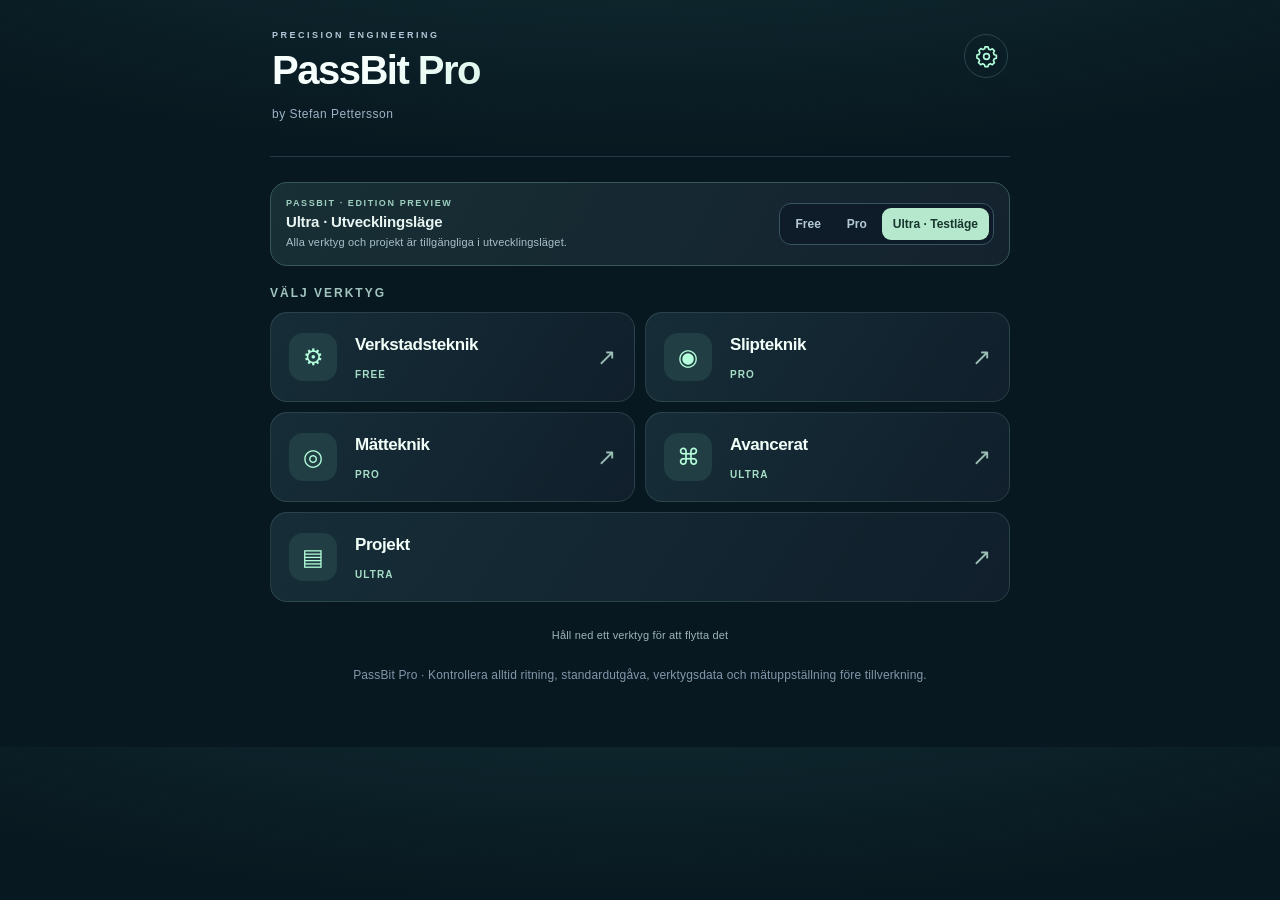
<file: passbit_pro_redesign_index.html>
<!DOCTYPE html>

<html lang="sv"><head><meta charset="utf-8"/><meta content="width=device-width,initial-scale=1,viewport-fit=cover" name="viewport"/>
<meta content="#0d1727" name="theme-color"/><meta content="yes" name="apple-mobile-web-app-capable"/><meta content="black-translucent" name="apple-mobile-web-app-status-bar-style"/><meta content="PassBit Pro" name="apple-mobile-web-app-title"/>
<title>PassBit Pro – Precision Engineering</title>
<style>/* css/styles.css */

:root{color-scheme:dark;--bg:#0d1727;--panel:#19283d;--muted:#a5b6c9;--line:#30445b;--green:#70e2ac;--blue:#83baff}
*{box-sizing:border-box}body{font-family:-apple-system,BlinkMacSystemFont,"Segoe UI",sans-serif;background:var(--bg);color:#f4f7fb;margin:0;padding:env(safe-area-inset-top) 16px 35px}
main{max-width:640px;margin:auto}header{padding:28px 2px 15px}h1{font-size:29px;margin:0 0 5px}header p,.hint{color:var(--muted);font-size:13px;line-height:1.5}
.tabs{display:flex;gap:6px;background:#111f30;border-radius:13px;padding:5px;margin:12px 0 18px}
.tabs button{flex:1;background:transparent;border:0;color:#afbed0;padding:13px 5px;border-radius:10px;font-weight:700;font-size:14px}
.tabs button.active{background:#315478;color:white}
.panel{background:var(--panel);border:1px solid var(--line);border-radius:18px;padding:17px;margin-bottom:15px}
h2{font-size:17px;margin:0 0 16px}label{display:block;color:#b8c9d9;font-size:13px;margin:13px 0 6px}
input,textarea,select{width:100%;border:1px solid #45617e;background:#0e1c2e;border-radius:11px;color:white;padding:13px;font-size:18px;outline:none}
textarea{font-size:13px;line-height:1.5;min-height:140px;font-family:ui-monospace,monospace}
input:focus,textarea:focus{border-color:var(--blue)}input[type=range]{padding:0;border:0;background:transparent;accent-color:#70e2ac;height:30px;cursor:pointer}.rangehead{display:flex;justify-content:space-between;align-items:center;margin-top:12px}.rangehead label{margin:0}.rangehead output{color:var(--green);font-weight:800;font-variant-numeric:tabular-nums}.row{display:grid;grid-template-columns:1fr 1fr;gap:12px}
.btn{border:0;border-radius:11px;background:#315478;color:white;padding:12px 14px;font-size:14px;font-weight:700;cursor:pointer}
.btn.primary{background:#70e2ac;color:#092419}.btn.outline{background:transparent;border:1px solid #49647e;color:#c8d8e9}
.actions{display:flex;gap:8px;flex-wrap:wrap;margin-top:13px}
.result{background:#102a30;border:1px solid #295d56;padding:14px;border-radius:13px;margin-top:13px}
.result small{display:block;color:#9bcab9;margin-bottom:4px}.big{font-size:29px;font-weight:800;color:var(--green);font-variant-numeric:tabular-nums}
.metric{background:#101f33;border-radius:12px;padding:12px}.metric strong{display:block;font-size:21px;margin-top:5px;color:var(--blue)}
.note{color:var(--muted);font-size:13px;line-height:1.55}.error{color:#ffb0a8}
.block{display:flex;align-items:center;justify-content:space-between;padding:12px 13px;border-radius:9px;background:#244259;margin:6px 0;font-variant-numeric:tabular-nums}
.block strong{font-size:19px}.hidden{display:none}svg{width:100%;height:auto;display:block}
nav.tabs{display:grid;grid-template-columns:repeat(3,minmax(0,1fr));gap:5px}nav.tabs button{font-size:12px;padding:11px 2px;white-space:nowrap} .tablewrap{overflow-x:auto}table{width:100%;border-collapse:collapse;font-size:13px}th,td{text-align:left;padding:10px 7px;border-bottom:1px solid var(--line);white-space:nowrap}th{color:var(--muted)}.kpi{display:grid;grid-template-columns:1fr 1fr;gap:9px;margin-top:10px}.kpi .metric strong{font-size:18px}.fit-status{font-size:13px;font-weight:700;margin-top:10px;color:var(--green)}.fit-status.warn{color:#ffd28b}.tag{display:inline-block;border-radius:7px;background:#28485b;padding:4px 7px;color:#bce7ff;font-size:12px}.fine{font-size:12px;color:var(--muted);line-height:1.5}footer{text-align:center;color:#8297ab;font-size:12px;padding:12px 0 30px}

/* PassBit Pro 4.4 · precision instrument interface */
:root{--bg:#080e17;--panel:#141f2e;--muted:#a4b3c5;--line:#304258;--green:#9cf4c4;--blue:#8ecaff}
body{background:radial-gradient(ellipse 100% 380px at 50% -120px,#19354b 0%,transparent 90%),var(--bg);padding-left:14px;padding-right:14px}
main{max-width:740px}
header{padding:26px 2px 12px}
header h1{font-size:clamp(26px,6vw,36px);letter-spacing:-.9px;font-weight:850}
header p{font-size:13px}
.eyebrow{color:#9cf4c4;letter-spacing:2px;font-weight:800;font-size:10px;text-transform:uppercase;margin-bottom:8px}
.panel{border-radius:17px;background:linear-gradient(145deg,#182638,#121c2a);box-shadow:0 10px 30px #0000001a;padding:18px}
.panel h2{font-size:17px;letter-spacing:-.2px}
input,select,textarea{background:#0c1725;border-color:#3a5268;min-height:49px}
input:focus,select:focus,textarea:focus{outline:2px solid #7fc7f4;outline-offset:1px}
button{touch-action:manipulation}
.btn{min-height:44px}
.btn.primary{background:#9cf4c4;color:#09251b}
.tabs{position:sticky;top:0;z-index:5;background:#0a1420ed;backdrop-filter:blur(16px);border:1px solid #263c52;border-radius:14px;padding:6px}
nav.tabs{grid-template-columns:repeat(3,minmax(0,1fr))}
nav.tabs button{white-space:normal;line-height:1.25;min-height:48px;border:1px solid transparent}
nav.tabs button.active{background:#28485d;border-color:#50718b;color:#fff}
.result{background:linear-gradient(140deg,#12352f,#11262a);border-color:#376e5e}
.big{font-size:clamp(26px,7vw,36px);letter-spacing:-.7px}
.dashboard{display:grid;grid-template-columns:repeat(2,minmax(0,1fr));gap:10px;margin:0 0 18px}
.dashbtn{border:1px solid #334b61;background:linear-gradient(145deg,#1a2a3d,#101b29);color:#f4f8fb;border-radius:15px;padding:16px;text-align:left;min-height:100px;cursor:pointer}
.dashbtn .glyph{display:block;font-size:25px;margin-bottom:10px}
.dashbtn strong{display:block;font-size:14px;margin-bottom:4px}
.dashbtn small{display:block;color:#a9bfd1;font-size:11px;line-height:1.4}
.hero{display:flex;justify-content:space-between;align-items:center;gap:8px;background:#112b2b;border:1px solid #315b52;border-radius:13px;padding:12px 14px;margin:6px 0 15px}
.hero strong{color:#b3f8d2;font-size:12px;letter-spacing:.4px}
.hero small{color:#afc5bd;font-size:11px}
.sectiontitle{color:#b4c5d4;font-size:12px;text-transform:uppercase;letter-spacing:1.4px;margin:14px 2px 10px}
.utilitybar{display:flex;gap:8px;margin-bottom:12px;flex-wrap:wrap}
.utilitybar button{background:#1d3143;color:#cce6f6;border:1px solid #3b5c75;border-radius:9px;padding:9px 12px;font-weight:650;font-size:12px}
.statusline{font-size:12px;color:#a4b3c5;min-height:16px}
@media(min-width:650px){.dashboard{grid-template-columns:repeat(3,minmax(0,1fr))}nav.tabs{grid-template-columns:repeat(5,minmax(0,1fr))}nav.tabs button{font-size:11px}}
@media(prefers-reduced-motion:no-preference){.dashbtn:active,.btn:active{transform:scale(.985)}}

body{font-family:"Avenir Next","SF Pro Display",-apple-system,BlinkMacSystemFont,"Segoe UI",sans-serif}
header h1{display:flex;align-items:baseline;flex-wrap:wrap;gap:12px;font-size:clamp(31px,8vw,45px);letter-spacing:-1.5px;font-weight:800}
.brand-accent{color:#9cf4c4}.version{font-size:13px;letter-spacing:1px;color:#9cf4c4;border:1px solid #467864;border-radius:22px;padding:4px 10px}
header .eyebrow{letter-spacing:2.1px}
.quickfits{display:flex;flex-wrap:wrap;gap:7px;margin-top:16px}
.quickfits button{border:1px solid #42657a;background:#20354a;color:#d5e9f5;border-radius:22px;padding:9px 12px;font-weight:700}
.fitdiagram{background:#0c1928;border:1px solid #334c62;border-radius:13px;margin-top:14px;padding:12px}
.fitdiagram h3{margin:0 0 8px;font-size:13px;color:#e1edf5}

/* PassBit Pro 4.4 — refined precision instrument visual language */
:root{--bg:#080e16;--panel:#121d2b;--line:#2b3d50;--green:#b5e8cc;--blue:#9bc9e8;--muted:#9eb1c2}
body{background:radial-gradient(ellipse 100% 480px at 50% -210px,#25405a 0%,transparent 85%),#080e16;letter-spacing:.01em}
header{padding-top:36px;padding-bottom:21px;border-bottom:1px solid #29394a;margin-bottom:17px}
header h1{font-size:clamp(34px,8vw,48px);font-weight:760;letter-spacing:-2px}
header .eyebrow{color:#b4c7d8;letter-spacing:2.5px;font-size:9px}
.brand-accent{color:#b5e8cc}
.version{background:#152d2c;color:#b5e8cc;border-color:#41665e}
header p{color:#9db3c5;font-size:12px;letter-spacing:.5px}
.panel{background:linear-gradient(155deg,#182637,#111b29);border-color:#2c3e50;border-radius:21px;box-shadow:0 14px 35px #00000026;padding:21px}
.panel h2{font-size:19px;font-weight:720;letter-spacing:-.45px}
.dashbtn{border-radius:18px;border-color:#35485b;background:linear-gradient(145deg,#1b2b3b,#121d2a);box-shadow:inset 0 1px 0 #ffffff08}
.dashbtn:focus-visible,.btn:focus-visible,nav button:focus-visible{outline:2px solid #b5e8cc;outline-offset:2px}
.dashbtn strong{letter-spacing:-.2px;font-size:15px}
.dashbtn .glyph{filter:saturate(.65)}
.hero{background:linear-gradient(120deg,#152d30,#172b38);border-color:#375759;border-radius:17px}
.hero strong{color:#b5e8cc}
.tabs{border-radius:17px;background:#0c1722ed}
nav.tabs button.active{background:#284b56;border-color:#4a7276}
input,select,textarea{border-radius:12px;background:#0b1724;border-color:#3b5265}
input:focus,select:focus,textarea:focus{outline-color:#b5e8cc}
.section-kicker{font-size:10px;font-weight:800;letter-spacing:2px;color:#8fbcb5;margin-bottom:9px}
.grind-grid{display:grid;grid-template-columns:repeat(2,minmax(0,1fr));gap:11px;margin:17px 0}
.grind-input-card{border:1px solid #354b60;background:#101d2c;border-radius:15px;padding:13px}
.input-card-title{font-size:10px;font-weight:800;letter-spacing:.6px;white-space:nowrap;margin-bottom:9px}
.dot-wheel,.dot-work{display:inline-block;width:9px;height:9px;border-radius:50%;background:#b5e8cc;margin-right:5px}
.dot-work{background:#9bc9e8}
.grind-input-card label{font-size:12px;margin:9px 0 5px}
.grind-input-card input{font-size:17px;padding:11px;min-height:46px}
.grind-readouts{display:grid;grid-template-columns:repeat(2,minmax(0,1fr));gap:10px}
.grind-readout{border-radius:16px;padding:16px 12px;background:linear-gradient(145deg,#15352f,#11262b);border:1px solid #34675c}
.grind-readout.work{background:linear-gradient(145deg,#173247,#132637);border-color:#3d5e79}
.grind-readout small{font-size:10px;color:#c0d5ce;letter-spacing:.6px}
.grind-readout.work small{color:#c2d6e6}
.grind-value{font-size:clamp(22px,5vw,32px);font-weight:800;color:#b5e8cc;font-variant-numeric:tabular-nums;letter-spacing:-1px;margin:9px 0}
.grind-readout.work .grind-value{color:#9bc9e8}
.grind-value span{font-size:13px;letter-spacing:0}
.active-diameter{background:#244037;color:#c7f8d9}
.safety{padding:13px;border:1px solid #685840;border-radius:13px;background:#342b1e}
@media(max-width:360px){.grind-grid,.grind-readouts{grid-template-columns:1fr}.input-card-title{white-space:normal}}
/* 4.5: one navigation surface; no repeated dashboard + tab menu */
nav.tabs{display:none!important}
#toolBar.hidden,#currentTool.hidden,#homeTitle.hidden,.dashboard.hidden{display:none!important}
#toolBar{justify-content:space-between;margin:9px 0 12px}
#currentTool{margin:9px 0 16px;font-size:19px;letter-spacing:-.4px}
header{margin-bottom:25px}
@media(max-width:650px){.dashboard{grid-template-columns:repeat(2,minmax(0,1fr));gap:10px}.dashbtn{min-height:112px;padding:15px}}

/* Settings and two carefully tuned themes */
#workshopHero{margin:0 0 18px;padding:13px 16px}
#workshopHero>div{display:flex;flex-direction:column;gap:5px}
.settings-gear{flex:none;display:grid;place-items:center;width:45px;height:45px;border-radius:13px;border:1px solid #50756e;background:#213e3d;color:#d2f8e3;font-size:25px;cursor:pointer}
.settings-gear:active{transform:scale(.96)}
#settingsPanel.hidden{display:none!important}
.settings-panel{margin:0 0 17px}
.settings-head{display:flex;align-items:center;justify-content:space-between;margin-bottom:12px}
.settings-head h2{margin:0}
.settings-close{border:1px solid var(--line);border-radius:10px;background:transparent;color:inherit;font-size:17px;padding:7px 12px}
.settings-panel select{margin:6px 0 17px}
body.light{color:#172638;background:radial-gradient(ellipse 100% 450px at 50% -230px,#c7e2e6 0%,transparent 80%),#f2f5f8}
body.light .panel{background:linear-gradient(150deg,#fff,#f7f9fc);border-color:#d7e1ea;box-shadow:0 12px 28px #20344a0b}
body.light header{border-color:#d6e1ea}
body.light header .eyebrow,body.light header p,body.light .note,body.light .hint,body.light .fine,body.light .grind-readout small{color:#52687a}
body.light .dashbtn{background:linear-gradient(145deg,#fff,#f4f8fb);border-color:#d4e0e8;color:#172638;box-shadow:0 7px 20px #20344a0b}
body.light .dashbtn small{color:#52687a}
body.light .hero{background:linear-gradient(120deg,#e1f3ed,#e5f0f7);border-color:#b9d7d1}
body.light .hero strong{color:#225e4d}
body.light .hero small{color:#4b6b66}
body.light .settings-gear{background:#fff;border-color:#b9d7d1;color:#225e4d}
body.light input,body.light select,body.light textarea{background:#fff;color:#172638;border-color:#b9cbd9}
body.light input::placeholder{color:#728494}
body.light .result,body.light .metric,body.light .grind-input-card{background:#edf4f7;color:#172638;border-color:#d3e1e8}
body.light .result small,body.light .metric small,body.light .section-kicker{color:#496879}
body.light .big,body.light .metric strong{color:#174f49}
body.light .grind-readout{background:#e0f1e9;border-color:#b3d7c6}
body.light .grind-readout.work{background:#e4f0f8;border-color:#bed6e8}
body.light .grind-readout .grind-value{color:#1c6653}
body.light .grind-readout.work .grind-value{color:#285f88}
body.light .grind-readout small{color:#486a61}
body.light .active-diameter{background:#d9f0e5;color:#1e5948}
body.light .utilitybar button,body.light .settings-close{color:#172638;border-color:#c9d8e2}
body.light .btn.outline{background:#eaf2f6;color:#173c52;border-color:#c9dbe6}
body.light .safety{background:#fff4e1;border-color:#e6c78d;color:#795321}
body.light table{color:#172638}
body.light th{color:#426173}
body.light .version{background:#dcefe6;color:#24664f;border-color:#a9d4c0}
body.light .brand-accent{color:#257b5d}
body.light .statusline{color:#496879}

/* 4.7: unified monochrome vector icon system, sharp at any resolution */
.pb-icon{display:block;flex-shrink:0;stroke:currentColor}
.dashbtn .glyph{display:flex;align-items:center;justify-content:center;width:43px;height:43px;margin:0 0 14px;background:#233d45;border:1px solid #3d6366;border-radius:13px;color:#b9e9d9;filter:none}
.dashbtn .glyph .pb-icon{width:23px;height:23px}
.dashbtn{transition:background .18s,border-color .18s,transform .12s;position:relative}
.dashbtn:active{border-color:#79afa1}
.settings-gear{font-size:inherit;transition:background .18s,transform .15s}
.settings-gear .pb-icon{width:22px;height:22px}
.settings-close{display:grid;place-items:center;width:37px;height:37px;padding:0}
.settings-close .pb-icon{width:18px;height:18px}
#toolBar button{display:inline-flex;align-items:center;justify-content:center;gap:7px}
#toolBar button .pb-icon{width:17px;height:17px}
body.light .dashbtn .glyph{background:#e3f3ed;border-color:#b7d9cb;color:#24664f}
body.light .settings-gear{background:#e3f3ed}
@media(hover:hover){.dashbtn:hover{border-color:#598d86}.settings-gear:hover{background:#31534e}body.light .settings-gear:hover{background:#d4e9df}}

/* 4.8 edition prototype: visual access tiers, no purchases or licenses */
.edition-panel{display:flex;justify-content:space-between;align-items:center;gap:12px;padding:15px;margin-bottom:18px;border:1px solid #38595a;border-radius:17px;background:linear-gradient(120deg,#182f35,#14222e)}
.edition-panel>div:first-child{display:flex;flex-direction:column;gap:5px;min-width:0}
.edition-panel strong{font-size:15px;letter-spacing:-.2px}
.edition-panel small{font-size:11px;color:#a9bfca;line-height:1.4}
.edition-label{font-size:9px;color:#9fcfc0;letter-spacing:1.6px;font-weight:800}
.edition-actions{display:flex;gap:4px;flex-shrink:0;padding:4px;border:1px solid #3a5361;border-radius:12px;background:#0e1c29}
.edition-btn{font-size:12px;font-weight:700;padding:9px 11px;border:0;border-radius:9px;background:transparent;color:#b5c8d6;cursor:pointer}
.edition-btn.active{background:#b5e8cc;color:#17362e}
.dashbtn{position:relative}
.pro-label{position:absolute;top:11px;right:11px;border:1px solid #68867d;border-radius:7px;color:#c1eddb;background:#25433d;font-size:9px;letter-spacing:1px;padding:4px 6px;font-weight:800}
.preview-locked{border-style:dashed;opacity:.76}
#upgradePanel{margin-bottom:16px}
#upgradePanel.hidden,#editionPanel.hidden{display:none!important}
body.light .edition-panel{background:linear-gradient(120deg,#e2f2ed,#e9f2f9);border-color:#b9d7d1}
body.light .edition-panel small{color:#52687a}
body.light .edition-label{color:#296b58}
body.light .edition-actions{background:#d5e5e9;border-color:#b6cfd7}
body.light .edition-btn{color:#365c67}
body.light .edition-btn.active{background:#276a54;color:#fff}
body.light .pro-label{background:#e2f3e9;border-color:#b3d9c5;color:#26664f}
@media(max-width:380px){.edition-panel{flex-wrap:wrap}.edition-actions{width:100%}.edition-btn{flex:1}}
 
/* 4.9: gauge block inventory lives under settings, not the main tool grid */
.settings-group{margin:3px 0 18px;padding-top:16px;border-top:1px solid var(--line)}
.settings-gauge-btn{display:flex;align-items:center;gap:12px;width:100%;padding:13px;border:1px solid #3a5566;border-radius:14px;background:#132637;color:inherit;text-align:left;cursor:pointer}
.settings-gauge-icon{display:grid;place-items:center;flex:none;width:41px;height:41px;background:#23433f;border-radius:12px;color:#b5e8cc}
.settings-gauge-copy{display:flex;flex:1;flex-direction:column;gap:3px;min-width:0}
.settings-gauge-copy strong{font-size:14px}
.settings-gauge-copy small{font-size:11px;color:#aabfcf}
.settings-gauge-btn>span:last-child{font-size:27px;color:#9eb8c7}
body.light .settings-gauge-btn{background:#f1f8f8;border-color:#cadfe2}
body.light .settings-gauge-icon{background:#dceee6;color:#25654d}
body.light .settings-gauge-copy small{color:#526d7c}

.iso-header{display:flex;gap:14px;align-items:center;margin-bottom:12px}
.iso-header h2{margin:0 0 7px}
.iso-seal{flex:none;width:69px;height:69px;border:1px solid #609789;border-radius:15px;background:linear-gradient(145deg,#244b48,#173035);display:flex;flex-direction:column;align-items:center;justify-content:center;color:#c6f5e3;font-size:12px;font-weight:800;letter-spacing:1px;line-height:1.05}
.iso-seal b{font-size:26px;letter-spacing:-1px}
.iso-disclaimer{padding:12px 14px;border:1px solid #977d4b;border-radius:12px;background:#302b21;color:#eed6a9;font-size:12px;line-height:1.6;margin:12px 0}
.iso-result-tag{margin-top:17px;font-size:10px;letter-spacing:1.2px;color:#9ccbbb;font-weight:800}
body.light .iso-seal{background:#e3f2ed;color:#24634e;border-color:#a9d2c2}
body.light .iso-disclaimer{background:#fff4e0;color:#73501c;border-color:#d9bc83}
body.light .iso-result-tag{color:#356d58}
/* 5.3 — clean landing screen; only the chosen tool is visible */
section.hidden{display:none!important}
#toolBar.hidden,#currentTool.hidden,#utilityStatus.hidden{display:none!important}
#homeTitle{font-size:12px;letter-spacing:2px;text-transform:uppercase;color:#a2c5c0;margin:20px 0 12px;font-weight:800}
.dashboard{gap:12px;margin-bottom:30px}
.dashbtn{min-height:138px;display:flex;flex-direction:column;align-items:flex-start;justify-content:flex-start;padding:18px;border-radius:19px}
.dashbtn .glyph{margin-bottom:17px}
.dashbtn strong{font-size:15px;line-height:1.2}
.dashbtn small{margin-top:6px;font-size:11px;line-height:1.4}
#workshopHero{border-radius:20px;padding:17px 18px;margin-bottom:19px}
#workshopHero strong{letter-spacing:1.5px;font-size:11px}
#workshopHero small{font-size:12px;line-height:1.45}
#editionPanel{margin-bottom:19px}
#toolBar{margin:0 0 17px}
#currentTool{margin:4px 0 18px}
body.light #homeTitle{color:#47786a}
@media(max-width:370px){.dashbtn{padding:13px;min-height:132px}.dashbtn strong{font-size:13px}.dashbtn small{font-size:10px}}
/* Home screen must never display tool-only controls, even if another CSS rule overrides hidden */
body.home-view #toolBar,body.home-view #currentTool,body.home-view #utilityStatus{display:none!important}
body:not(.home-view) #toolBar{display:flex}
body:not(.home-view) #toolBar.hidden{display:none!important}

/* 5.4: responsive precision tools */
#chainRows{min-height:140px;font-family:ui-monospace,SFMono-Regular,Menlo,monospace;line-height:1.7}
#mpList .metric{overflow-wrap:anywhere}
#runout .result,#shrink .result,#measure .result{margin-top:14px}
@media(max-width:420px){#shrink .row,#measure .row{gap:9px}}
/* 5.5 — minimalist header with settings gear only */
header{position:relative;padding-right:64px}
header #settingsGear{position:absolute;right:2px;top:34px;width:44px;height:44px;border-radius:50%;background:transparent;border:1px solid var(--line);color:var(--green);box-shadow:none}
header #settingsGear svg{width:23px;height:23px}
body.light header #settingsGear{background:transparent;color:#315e53;border-color:#b7cfc8}

/* 5.6 — high-contrast digital instrument readouts */
.result{position:relative;overflow:hidden;padding:19px 17px 18px;border-radius:16px;background:linear-gradient(145deg,#07191e,#102d31 68%,#0b2027);border:1px solid #366e67;box-shadow:inset 0 1px 0 #537b70aa,0 9px 22px #0003}
.result:before{content:"";position:absolute;inset:0 0 auto;height:2px;background:linear-gradient(90deg,transparent,#9df9d0 35%,#6cbaaf 70%,transparent);opacity:.65}
.result small{font-size:11px;letter-spacing:.09em;text-transform:uppercase;font-weight:700;color:#9ebdb8;line-height:1.5}
.result .big{font-family:ui-monospace,SFMono-Regular,Menlo,Consolas,monospace;font-size:clamp(26px,7vw,41px);font-weight:750;letter-spacing:-.055em;line-height:1.26;color:#b5ffdb;text-shadow:0 0 19px #48e5a033;font-variant-numeric:tabular-nums;overflow-wrap:anywhere;margin-top:7px}
.metric{background:linear-gradient(155deg,#132a32,#10212a);border:1px solid #31535b;border-radius:13px;padding:13px}
.metric strong{font-family:ui-monospace,SFMono-Regular,Menlo,Consolas,monospace;font-variant-numeric:tabular-nums;font-size:clamp(15px,4.5vw,22px);overflow-wrap:anywhere;color:#e1fff1}
body.light .result{background:linear-gradient(145deg,#edf7f5,#e4f1ee);border-color:#a3c9bf;box-shadow:inset 0 1px 0 white,0 6px 18px #1d5a4820}
body.light .result .big{color:#12634a;text-shadow:none}
body.light .metric{background:#f2f8f8;border-color:#c8dede}
body.light .metric strong{color:#193e39}

/* 5.8 — premium optical metrology display */
.result,.metric{position:relative;isolation:isolate;background:linear-gradient(155deg,#041319 0%,#092229 55%,#06171e 100%)!important;border:1px solid #376c68!important;border-radius:17px!important;box-shadow:0 12px 26px #0006,inset 0 1px 0 #8dddc744,inset 0 -2px 0 #0006!important;overflow:hidden}
.result{padding:20px 17px 21px!important}
.result:before,.metric:before{content:"";position:absolute;inset:0;pointer-events:none;z-index:-1;background:repeating-linear-gradient(to bottom,transparent 0,transparent 3px,#ffffff06 4px,#ffffff06 5px);opacity:.45}
.result:after{content:"●  MEASUREMENT  /  LIVE";display:block;position:relative;margin-top:15px;padding-top:11px;border-top:1px solid #39706a55;color:#80bcb0;font:700 9px/1.4 ui-monospace,SFMono-Regular,Menlo,monospace;letter-spacing:1.7px}
.result small,.metric small{color:#a3d4ca!important;font-size:10px!important;letter-spacing:1.4px!important;text-transform:uppercase;font-weight:700}
.result .big,.metric strong{font-family:ui-monospace,"SFMono-Regular",Menlo,Consolas,monospace!important;font-variant-numeric:tabular-nums slashed-zero!important;font-feature-settings:"tnum" 1,"zero" 1;letter-spacing:-1.25px;text-shadow:0 0 19px #79ffc02b,0 1px 0 #b2ffe544;color:#bbffe0!important;overflow-wrap:anywhere}
.result .big{font-size:clamp(31px,8.5vw,54px)!important;line-height:1.17!important;margin:10px 0 5px}
.metric{padding:16px!important}
.metric strong{font-size:clamp(21px,6vw,33px)!important;line-height:1.2!important}
.result .big::selection,.metric strong::selection{background:#4caa90;color:#041419}
.inch-entry{display:inline-flex;align-items:center;justify-content:center;min-height:34px;padding:4px 12px;margin:6px 0 2px;border-radius:9px;border:1px solid #64a994;background:#173e3a;color:#b9ffe0;font-size:11px;font-weight:850;letter-spacing:.7px;cursor:pointer}
.inch-entry[hidden]{display:none!important}
body.light .result,body.light .metric{background:linear-gradient(155deg,#061a1d,#12383b)!important;color:#e8fff3!important}
@media(prefers-reduced-motion:no-preference){.result .big,.metric strong{transition:color .2s ease}}

.spc-grid{display:grid;grid-template-columns:repeat(2,minmax(0,1fr));gap:10px;margin-top:12px}.spc-grid .metric{min-width:0}.spc-grid strong{overflow-wrap:anywhere;font-variant-numeric:tabular-nums}

/* 5.9: Accessible contextual information for measurement statistics */
.metric{position:relative}.spc-info{display:inline-flex;align-items:center;justify-content:center;width:25px;height:25px;margin-left:7px;border-radius:50%;border:1px solid #82cbb6;background:#173b3c;color:#b9ffe0;font:700 14px/1 system-ui;cursor:pointer;vertical-align:middle;touch-action:manipulation}.spc-info:focus-visible{outline:3px solid #c2ffdb;outline-offset:2px}
.spc-help-overlay{position:fixed;inset:0;z-index:9999;display:flex;align-items:center;justify-content:center;padding:18px;background:rgba(0,12,17,.78)}.spc-help-card{width:min(100%,480px);max-height:85vh;overflow:auto;background:#102a32;color:#e9fff4;border:1px solid #6db99f;border-radius:19px;padding:23px;box-shadow:0 18px 60px #0009}.spc-help-card h3{margin:0 0 10px;color:#b5ffdb;font-size:23px}.spc-help-card p{line-height:1.55;font-size:14px}.spc-help-card .spc-formula{font-family:ui-monospace,monospace;background:#091e26;border-radius:9px;padding:12px;overflow-wrap:anywhere}.spc-help-close{float:right;border:1px solid #729e92;background:#183a3d;color:white;border-radius:9px;padding:8px 12px;cursor:pointer}
body.light .spc-info{background:#e0f3ec;color:#17614b;border-color:#397e67}

/* 6.0 — Precision instrument design system */
:root{--bg:#071016;--panel:#101e27;--line:#2a4550;--muted:#9cb4bc;--green:#b4ffdb;--blue:#9cd9e5}
body{background:radial-gradient(ellipse 95% 310px at 50% -100px,#1a3b43 0%,transparent 82%),#071016;color:#e9f5f4}
header{padding-top:30px}header h1{font-size:clamp(29px,7vw,40px);letter-spacing:-1.5px}
.eyebrow,.section-kicker,.sectiontitle{letter-spacing:2px;font-size:10px;color:#86cdb5;font-weight:800}
.panel{background:linear-gradient(160deg,#152630,#0d1a23);border:1px solid #29434c;border-radius:22px;box-shadow:0 14px 40px #0002}
.dashboard{gap:12px}.dashbtn{position:relative;overflow:hidden;border:1px solid #2e4b53;border-radius:20px;min-height:122px;padding:17px;background:linear-gradient(150deg,#192d35,#0d1c26);box-shadow:inset 0 1px 0 #ffffff0c,0 8px 24px #0002;transition:transform .14s,border-color .14s}
.dashbtn:active{transform:scale(.975);border-color:#9cefc6}.dashbtn strong{font-size:14px;letter-spacing:-.2px}.dashbtn small{color:#a4c0c5}.dashbtn .glyph{color:#a6f4d2}
.result,.metric{background:linear-gradient(150deg,#071d21,#0c2a2c)!important;border:1px solid #2d6358!important;border-radius:17px!important;box-shadow:inset 0 1px 0 #ffffff0c,0 8px 24px #0003}
.result{position:relative;overflow:hidden;padding:19px 17px}.result:before{content:'MEASUREMENT  •  PASSBIT PRO';display:block;font:700 9px/1.4 ui-monospace,monospace;letter-spacing:1.7px;color:#7eae9e;margin-bottom:11px}
.result .big,.metric strong{font-family:ui-monospace,SFMono-Regular,Menlo,Consolas,monospace!important;font-variant-numeric:tabular-nums slashed-zero;font-weight:700;letter-spacing:-1.3px;color:#b7ffdb!important;text-shadow:0 0 18px #7cf0ad25;overflow-wrap:anywhere}
.result .big{font-size:clamp(32px,8vw,52px);line-height:1.18}.metric strong{font-size:clamp(22px,5vw,30px)}
input,select,textarea{border-radius:13px;border-color:#395663;background:#091821;min-height:51px;font-variant-numeric:tabular-nums}
input:focus-visible,select:focus-visible,button:focus-visible{outline:2px solid #a3f4cc;outline-offset:2px}
.btn{border-radius:12px}.btn.primary{background:#b4ffdb;color:#0a2922}
.tool-help{margin-left:10px;vertical-align:middle;transform:translateY(-1px);width:27px;height:27px;flex-shrink:0}
.spc-help-card{border-radius:24px;background:linear-gradient(150deg,#19313a,#0b2029);border-color:#518b7c;box-shadow:0 28px 90px #000b}
.spc-help-card h3{line-height:1.25;padding-right:55px}.spc-formula{font-size:13px!important;line-height:1.6}
body.light .panel{background:#f8fcfc}body.light .dashbtn{background:linear-gradient(155deg,#fff,#eaf5f3);border-color:#c8d9d8;color:#17313a}body.light .dashbtn small{color:#516c73}
@media(max-width:360px){.dashboard{gap:8px}.dashbtn{padding:12px;min-height:113px}.dashbtn strong{font-size:13px}}
@media(prefers-reduced-motion:reduce){.dashbtn{transition:none}}

/* 6.1: precision-grade offline statistical control charts */
.spc-charts{display:grid;gap:14px;margin-top:16px}.spc-chart-heading{font-size:10px;letter-spacing:.19em;font-weight:800;color:#8ad4b9}
.spc-chart-card{background:linear-gradient(155deg,#071a21,#102b31);border:1px solid #315b59;border-radius:18px;padding:14px 10px 8px;box-shadow:inset 0 1px 0 #ffffff0a}
.spc-chart-card h3{font-size:14px;color:#c4fbe5;margin:0 8px 10px}.spc-chart-card svg{display:block;width:100%;height:auto;overflow:visible}
body.light .spc-chart-card{background:#0a2028}body.light .spc-chart-heading{color:#28775b}

/* 6.2 field precision suite */
.pb6-grid{display:grid;grid-template-columns:repeat(2,minmax(0,1fr));gap:10px}.pb6-card{border:1px solid #35565c;border-radius:15px;padding:13px;background:#112731}.pb6-card h3{margin:0 0 8px;color:#b5ffdb;font-size:14px}.pb6-card p{font-size:12px;line-height:1.55;color:#bed0d4}.pb6-card label{display:block;margin:8px 0 4px}.pb6-card input,.pb6-card select,.pb6-card textarea{width:100%;max-width:100%;box-sizing:border-box}.pb6-card.wide{grid-column:1/-1}.pb6-result{font:600 clamp(21px,5vw,32px)/1.25 ui-monospace,SFMono-Regular,Menlo,monospace;color:#baffda;background:#071c21;border:1px solid #356f62;border-radius:12px;padding:13px;margin:10px 0;overflow-wrap:anywhere}.pb6-info{font-size:12px;line-height:1.65;color:#b8cdd2}.pb6-info summary{cursor:pointer;color:#b8f8d9;font-weight:700;padding:7px 0}.pb6-card button{margin-top:8px}.pb6-card textarea{min-height:70px}.pb6-status{color:#9edebf;font-size:12px}.pb6-tbl{width:100%;font-size:12px;border-collapse:collapse}.pb6-tbl td,.pb6-tbl th{padding:7px;border-bottom:1px solid #34545b;text-align:left}.pb6-tag{display:inline-block;color:#a8dfc5;font-size:10px;letter-spacing:.1em;text-transform:uppercase}.pb6-choice{display:flex;gap:7px;flex-wrap:wrap}.pb6-choice button{font-size:12px}.pb6-check{display:flex;gap:8px;align-items:center;padding:7px}.pb6-check input{width:auto!important}.pb6-warn{color:#e8c68f!important}.pb6-card .btn{width:auto}.pb6-pills{display:flex;gap:6px;flex-wrap:wrap}.pb6-pills span{border:1px solid #40605c;border-radius:20px;padding:5px 8px;font-size:11px;color:#c7e9dd}
@media(max-width:520px){.pb6-grid{grid-template-columns:1fr}.pb6-card.wide{grid-column:auto}}body.light .pb6-card{background:#f4faf9;border-color:#c4d9d5}body.light .pb6-card h3,body.light .pb6-info summary{color:#24674e}body.light .pb6-card p,body.light .pb6-info{color:#38535d}

/* 6.3 personal workspace */
.pb63-settings{display:grid;gap:9px;margin:18px 0}.pb63-settings .section-kicker{margin-top:14px}.pb63-settings .settings-gauge-btn{width:100%;margin:0}.pb63-setting-symbol{font:700 24px/1 ui-monospace,monospace;color:#b5ffdb;width:41px;height:41px;display:grid;place-items:center;background:#23433f;border-radius:12px;flex:none}.pb63-order-controls{display:none;gap:5px;position:absolute;right:7px;top:7px;z-index:2}.pb63-ordering .pb63-order-controls{display:flex}.pb63-ordering .dashbtn{padding-right:65px;min-height:145px}.pb63-order-controls button{background:#285047;color:#d9ffeb;border:1px solid #7db9a5;border-radius:9px;min-width:27px;min-height:35px;font-size:17px;cursor:pointer}.pb63-order-controls button:disabled{opacity:.25}.pb63-order-banner{display:none;padding:12px 14px;background:#1b3b38;border:1px solid #528a78;border-radius:14px;margin-bottom:12px;font-size:13px}.pb63-ordering .pb63-order-banner{display:flex;align-items:center;justify-content:space-between;gap:10px}.pb63-order-banner button{border:1px solid #8de4be;background:#245f4b;color:white;padding:9px 13px;border-radius:9px}.pb63-project-card{border:1px solid #35565c;border-radius:12px;padding:12px;margin:9px 0;background:#10252b}.pb63-project-card strong{display:block;margin-bottom:5px}.pb63-project-card button{margin-top:8px;border:1px solid #639e8a;border-radius:9px;background:#1d423e;color:#d9ffed;padding:8px 11px}.pb63-project-card small{color:#a9c9c7}.pb63-settings .fine{margin:0 0 8px}.pb63-settings select{width:100%}body.light .pb63-project-card{background:#f0f8f5;border-color:#c1d7d0}body.light .pb63-setting-symbol{background:#dceee6;color:#28654e}

/* 6.4: accessible menu ordering; controls live in Settings, never nested in tool buttons */
.pb64-order-list{display:grid;gap:7px;margin:4px 0 14px}.pb64-order-list.hidden{display:none}
.pb64-order-row{display:flex;align-items:center;gap:8px;background:#122b31;border:1px solid #3a6161;border-radius:11px;padding:8px 10px;min-height:44px}
.pb64-order-row span{flex:1;min-width:0;font-size:13px;font-weight:650}
.pb64-order-row button{min-width:42px;min-height:42px;border:1px solid #75b6a3;border-radius:9px;background:#214940;color:#e2fff0;font-size:21px;touch-action:manipulation}
.pb64-order-row button:disabled{opacity:.25}
body.light .pb64-order-row{background:#eef7f5;border-color:#bad6cd}body.light .pb64-order-row button{background:#d7ede4;color:#245b48}
.pb64-info-button{margin-left:7px;border:1px solid #69b99f;border-radius:50%;width:29px;height:29px;min-width:29px;background:#173d3b;color:#baffdf;font-weight:800;font-size:15px;vertical-align:middle;cursor:pointer}
.pb64-info-overlay{position:fixed;inset:0;background:#020b10c9;z-index:99999;display:flex;align-items:center;justify-content:center;padding:18px}
.pb64-info-overlay.hidden{display:none}.pb64-info-box{width:min(100%,440px);max-height:80vh;overflow:auto;background:#102730;border:1px solid #6cae9b;border-radius:18px;padding:20px;color:#e4f6f1;box-shadow:0 18px 65px #0009}
.pb64-info-box h3{margin:0 0 12px;color:#baffdf}.pb64-info-box p{line-height:1.6;font-size:14px}.pb64-info-box button{margin-top:10px;min-height:44px;padding:8px 18px;border:1px solid #6cae9b;border-radius:10px;background:#245f4e;color:white}

/* PassBit Pro 1.0: dedicated instruments and quiet presentation */
.pb10-diagram{background:#0b2229;border:1px solid #365a5b;border-radius:15px;padding:12px;margin:14px 0;text-align:center}.pb10-diagram svg{width:100%;max-height:150px}.pb10-diagram small{display:block;color:#a6c4bc;font-size:11px}.pb10-output{border:1px solid #365454;border-radius:14px;padding:15px;margin:12px 0;background:#10282d;color:#c9f9e2;font:600 14px/1.6 ui-monospace,Menlo,monospace;white-space:pre-wrap;overflow-wrap:anywhere}.pb10-reference{display:grid;gap:9px;margin:14px 0}.pb10-reference article{border:1px solid var(--line);border-radius:12px;padding:12px}.pb10-reference article strong{display:block;color:var(--green);margin-bottom:4px}.pb10-reference article small{line-height:1.5}.pb10-bar{display:flex;align-items:center;gap:8px;font-size:12px;margin:7px 0}.pb10-bar b{width:44px}.pb10-bar span{height:8px;background:#9cf4c4;border-radius:8px;display:block}.pb10-bar em{font-style:normal;color:var(--muted)}body.light .pb10-output{background:#eef8f5;color:#215b4a}body.light .pb10-diagram{background:#16332f}#analysis10 textarea,#workshop10 input,#reports10 textarea{width:100%}@media print{body>*:not(main){display:none!important}header,.dashboard,.tabs,#toolBar,#settingsPanel,.edition-panel{display:none!important}#reports10{display:block!important}#reports10 .panel:not(:first-child){display:none!important}}

/* Clean homepage cards: icon and name only */
.dashboard .dashbtn{display:flex;flex-direction:column;align-items:flex-start;justify-content:center;gap:12px;min-height:104px;padding:17px}
.dashboard .dashbtn .glyph{margin:0;line-height:1}
.dashboard .dashbtn strong{margin:0;font-size:14px;line-height:1.3;letter-spacing:-.01em}
.dashboard .dashbtn small{display:none!important}

/* css/styles-02.css */

/* PassBit 6.5: restrained premium dashboard, less visual noise */
.home-view .dashboard{gap:11px!important}
.home-view .dashbtn{min-height:94px!important;padding:17px 14px!important;border:1px solid var(--line)!important;border-radius:16px!important;box-shadow:none!important;transform:none!important;transition:border-color .15s ease,background .15s ease!important}
.home-view .dashbtn:hover{transform:none!important}
.home-view .dashbtn .glyph{opacity:.8;filter:none!important}
.home-view .dashbtn strong{font-weight:650;letter-spacing:-.02em}
.home-view .dashbtn small{font-size:11px;line-height:1.35;opacity:.68}
.home-view .dashbtn .pro-label{font-size:9px;letter-spacing:.06em;opacity:.58;background:transparent!important;border:1px solid currentColor!important;padding:2px 5px!important}
.home-view .dashbtn:active{border-color:#7dcfb2!important}
#cncpro .pb6-grid,#grindpro .pb6-grid{margin-top:16px}
#pb65grindSpeed{margin:12px 0 3px;width:100%}

/* css/styles-03.css */

/* Precision UI refresh: calm home cards, no ornamental badges */
.home-view .dashboard{gap:10px!important;margin-bottom:22px!important}
.home-view .dashbtn{min-height:112px!important;padding:17px 16px!important;background:#11242c!important;border:1px solid #29454c!important;border-radius:15px!important;box-shadow:none!important;display:flex!important;flex-direction:column!important;align-items:flex-start!important;justify-content:flex-start!important;gap:0!important}
.home-view .dashbtn .glyph{width:35px!important;height:35px!important;min-height:35px!important;margin:0 0 15px!important;background:#1b3439!important;border:0!important;border-radius:10px!important;color:#a8e7cc!important;opacity:1!important}
.home-view .dashbtn .glyph .pb-icon{width:20px!important;height:20px!important}
.home-view .dashbtn strong{font-size:14px!important;line-height:1.25!important;font-weight:650!important;color:#e8f7f2!important;letter-spacing:-.01em!important;margin:0!important}
.home-view .dashbtn small{font-size:10px!important;line-height:1.45!important;color:#93afb3!important;opacity:1!important;margin:5px 0 0!important}
.home-view .dashbtn .pro-label{display:none!important}
.home-view .dashbtn:focus-visible{outline:2px solid #a6f2d1!important;outline-offset:3px!important}
body.light.home-view .dashbtn{background:#f8fbfa!important;border-color:#c9dcd8!important}
body.light.home-view .dashbtn strong{color:#203a39!important}
body.light.home-view .dashbtn small{color:#5a7676!important}
body.light.home-view .dashbtn .glyph{background:#e6f2ee!important;color:#216e53!important}
.pb6-card{border-radius:16px!important;box-shadow:none!important}
.pb6-card h3{line-height:1.4!important}
.pb6-info:not([open]){margin-top:7px}
.pb6-info summary{list-style:none;display:flex;align-items:center;justify-content:space-between;gap:10px;border:1px solid #335c59;border-radius:10px;padding:11px 12px!important;font-size:12px;font-weight:650!important}
.pb6-info summary::-webkit-details-marker{display:none}
.pb6-info summary::after{content:'+';font-size:19px;font-weight:400;color:#a9e8cf}
.pb6-info[open] summary::after{content:'−'}
.pb6-info[open] summary{margin-bottom:10px}
.pb6-info summary:focus-visible{outline:2px solid #b9ffe0;outline-offset:2px}
.pb6-card .pb6-result{box-shadow:none!important}
@media(max-width:390px){.home-view .dashbtn{min-height:106px!important;padding:14px 12px!important}.home-view .dashbtn strong{font-size:13px!important}}

/* css/styles-04.css */

/* PassBit Pro 1.0 | Precision UI consistency pass */
:root{--pp-mint:#b8f4d7;--pp-muted:#9cbab8;--pp-edge:#294a4d}
body{background:#08171d!important;-webkit-font-smoothing:antialiased}
.panel{border:1px solid #2b4549!important;border-radius:20px!important;box-shadow:none!important}
.dashboard{gap:11px!important}
.dashboard .dashbtn{background:#11282f!important;border:1px solid #2d494c!important;border-radius:17px!important;box-shadow:none!important;min-height:98px!important;gap:7px!important;transition:background .18s,border-color .18s}
.dashboard .dashbtn:hover{border-color:#538176!important}
.dashboard .dashbtn:active{background:#1b3b3b!important}
.dashboard .dashbtn .glyph{opacity:.85;filter:none!important}
.dashboard .dashbtn strong{font-size:14px!important;letter-spacing:-.15px!important;line-height:1.2!important}
.dashboard .dashbtn small,.dashboard .dashbtn .pro-label{display:none!important}
.pb6-card{background:#11262d!important;border:1px solid #2b484b!important;border-radius:17px!important;box-shadow:none!important;padding:17px!important}
.pb6-card h3{font-size:16px!important;letter-spacing:-.25px!important}
.pb6-card label{line-height:1.5}
input,textarea,select{border-radius:11px!important;min-height:44px;accent-color:#a5f2cf}
input:focus-visible,textarea:focus-visible,select:focus-visible,button:focus-visible,summary:focus-visible{outline:2px solid #b8f4d7!important;outline-offset:2px}
.pb6-result,.result,.pb10-output{border-radius:15px!important;box-shadow:none!important;font-variant-numeric:tabular-nums}
.pb6-info,.pp-help{display:block;background:#0c252a!important;border:1px solid #31534f!important;border-radius:12px!important;margin:12px 0!important;padding:0 13px!important;color:#b8d3cc!important}
.pb6-info summary,.pp-help summary{display:block;cursor:pointer;position:relative;list-style:none;min-height:44px;padding:13px 25px 13px 0!important;color:#b9f0d5!important;font-size:13px;font-weight:650}
.pb6-info summary::-webkit-details-marker,.pp-help summary::-webkit-details-marker{display:none}
.pb6-info summary:after,.pp-help summary:after{content:'+';position:absolute;right:0;top:9px;font-size:19px;font-weight:400}
.pb6-info[open] summary:after,.pp-help[open] summary:after{content:'−'}
.pb6-info p,.pp-help p{margin:0 0 12px;line-height:1.55}
.pb6-warn{color:#b8c8c3!important;font-size:12px!important}
@media(max-width:540px){.pb6-card{padding:14px!important}.dashboard .dashbtn{min-height:94px!important}}

/* css/styles-05.css */
.sinu-results{display:grid;gap:8px;margin-top:12px}.sinu-entry{border:1px solid #2c4b4b;background:#0e252b;border-radius:12px;padding:12px 14px}.sinu-entry strong{color:#b9f6d8;font-size:14px}.sinu-entry small{display:block;color:#a6c4bf;line-height:1.5;margin-top:5px}.sinu-entry em{font-style:normal;color:#8fb2a9;font-size:10px;display:block;margin-bottom:5px;letter-spacing:.07em;text-transform:uppercase}.sinu-illustration{width:100%;max-width:380px;display:block;margin:10px auto}#sinuSearch{width:100%}
/* css/styles-06.css */
.sinu-form-grid{display:grid;grid-template-columns:repeat(2,minmax(0,1fr));gap:12px;margin:16px 0}.sinu-form-grid label{display:flex;flex-direction:column;gap:6px;color:#a9c9bf;font-size:12px}.sinu-form-grid input,.sinu-form-grid select,.sinu-form-grid textarea{width:100%;box-sizing:border-box;background:#0b2228;color:#e8f8f0;border:1px solid #33524e;padding:10px 12px}.sinu-form-grid .sinu-full{grid-column:1/-1}.sinu-plan{border:1px solid #315c51;border-radius:14px;padding:15px;margin:16px 0;background:#0a2227}.sinu-plan h4{color:#b8f6d8;margin:12px 0 8px}.sinu-plan ol{padding-left:21px;color:#d0e3dc;line-height:1.6}.sinu-plan li{margin:6px 0}.sinu-plan .sinu-caution{border-left:3px solid #d7b779;padding:9px 12px;background:#28291f;color:#eee0b8}.sinu-actions{display:flex;gap:8px;flex-wrap:wrap;margin-top:12px}.sinu-actions button{flex:1;min-width:140px}.sinu-actions button:disabled{opacity:.4}.sinu-saved-row{display:flex;justify-content:space-between;align-items:center;gap:8px;padding:10px 0;border-bottom:1px solid #2a4949}.sinu-saved-row button{min-width:75px}.sinu-assistant>button{margin:4px 0}@media(max-width:540px){.sinu-form-grid{grid-template-columns:1fr}.sinu-actions button{width:100%}}
/* css/styles-07.css */
#abbrobot a{color:#b5ffdb}#abbrobot .sinu-results{max-height:540px;overflow:auto}#abbrobot .pb6-info{margin:8px 0!important}
/* css/styles-08.css */

/* Unified PassBit Pro visual system — final override */
:root{--pp-bg:#081820;--pp-panel:#10262e;--pp-panel-alt:#122b32;--pp-line:#2d4b50;--pp-text:#e8f5f1;--pp-muted:#a8c4bf;--pp-accent:#b6f6d8}
html{overflow-x:hidden}body{overflow-x:hidden;background:var(--pp-bg)!important;color:var(--pp-text)}
.panel{background:var(--pp-panel)!important;border:1px solid var(--pp-line)!important;border-radius:18px!important;padding:clamp(13px,3vw,19px)!important;box-shadow:none!important;min-width:0}
.pb6-grid{gap:13px!important;min-width:0}.pb6-card{background:var(--pp-panel-alt)!important;border:1px solid var(--pp-line)!important;border-radius:16px!important;padding:clamp(13px,3vw,18px)!important;min-width:0;overflow-wrap:anywhere;box-shadow:none!important}
.pb6-card h3{color:var(--pp-accent)!important;font-size:clamp(15px,3.5vw,17px)!important;font-weight:700!important;line-height:1.35!important;letter-spacing:-.02em!important;margin:0 0 12px!important}
.pb6-card p,.pb6-card .fine{line-height:1.58!important}.pb6-card p{margin:8px 0 12px}.pb6-card p:last-child{margin-bottom:0}
/* Details is the one and only container: no second border on summary */
details.pb6-info,details.pp-help{display:block!important;box-sizing:border-box!important;margin:11px 0!important;padding:0 14px!important;background:#0b252c!important;border:1px solid #31534f!important;border-radius:12px!important;box-shadow:none!important;overflow:hidden!important}
details.pb6-info summary,details.pp-help summary{display:flex!important;align-items:center!important;justify-content:space-between!important;gap:12px!important;box-sizing:border-box!important;width:100%!important;min-height:48px!important;margin:0!important;padding:11px 0!important;background:transparent!important;border:0!important;border-radius:0!important;box-shadow:none!important;list-style:none!important;font-size:13px!important;line-height:1.45!important;color:var(--pp-accent)!important;font-weight:650!important;position:relative!important;cursor:pointer!important}
details.pb6-info summary::-webkit-details-marker,details.pp-help summary::-webkit-details-marker{display:none!important}
details.pb6-info summary::after,details.pp-help summary::after{content:'+'!important;display:block!important;position:static!important;flex:0 0 auto!important;line-height:1!important;font-size:21px!important;font-weight:400!important;color:var(--pp-accent)!important}
details.pb6-info[open] summary::after,details.pp-help[open] summary::after{content:'−'!important}
details.pb6-info[open] summary,details.pp-help[open] summary{border-bottom:1px solid #2b4848!important;margin-bottom:10px!important}
details.pb6-info p,details.pp-help p{padding:0!important;margin:0 0 12px!important;font-size:12px!important;line-height:1.6!important}
.dashboard .dashbtn{border-radius:16px!important;border:1px solid var(--pp-line)!important;background:#112a31!important;box-shadow:none!important;min-width:0!important;overflow:hidden!important}
.dashboard .dashbtn strong{overflow-wrap:anywhere!important}.dashboard .dashbtn small{display:none!important}
input,textarea,select{box-sizing:border-box!important;max-width:100%!important;min-width:0!important;border-radius:11px!important}
.pb6-card input,.pb6-card textarea,.pb6-card select{font-size:16px!important;line-height:1.35!important}
.pb6-result,.pb10-output{overflow-wrap:anywhere!important;max-width:100%!important;box-sizing:border-box!important;font-variant-numeric:tabular-nums!important}
button{touch-action:manipulation}a,button,summary{ -webkit-tap-highlight-color:transparent }
@media(max-width:540px){.pb6-grid{grid-template-columns:minmax(0,1fr)!important}.pb6-card.wide{grid-column:1!important}.panel{padding:13px!important}.pb6-card{padding:14px!important}.sinu-form-grid{grid-template-columns:minmax(0,1fr)!important}}
body.light details.pb6-info,body.light details.pp-help{background:#edf7f4!important;border-color:#b9d4cb!important}body.light details.pb6-info summary,body.light details.pp-help summary{color:#215b4a!important}body.light .pb6-card{background:#f5faf8!important;border-color:#c5d8d3!important}body.light .panel{background:#fff!important;border-color:#c5d8d3!important}

/* css/styles-09.css */

/* Final mobile consistency pass: eliminate inherited double borders on native accordions */
.pb6-card details.pb6-info,.pb6-card details.pb10-help-detail,.pb6-card details.pp-help,
.panel details.pb6-info,.panel details.pb10-help-detail,.panel details.pp-help{display:block!important;box-sizing:border-box!important;width:100%!important;max-width:100%!important;min-width:0!important;overflow:hidden!important;margin:12px 0!important;padding:0 13px!important;border:1px solid #345654!important;border-radius:13px!important;background:#0c252b!important;box-shadow:none!important;outline:0!important}
.pb6-card details.pb6-info summary,.pb6-card details.pb10-help-detail summary,.pb6-card details.pp-help summary,
.panel details.pb6-info summary,.panel details.pb10-help-detail summary,.panel details.pp-help summary{display:flex!important;align-items:center!important;box-sizing:border-box!important;width:100%!important;min-height:48px!important;margin:0!important;padding:11px 27px 11px 0!important;border:0!important;border-radius:0!important;box-shadow:none!important;background:transparent!important;line-height:1.35!important;white-space:normal!important;overflow-wrap:anywhere!important;list-style:none!important;cursor:pointer}
.pb6-card details.pb6-info summary::before,.panel details.pb6-info summary::before{display:none!important;content:none!important}
.pb6-card details.pb6-info summary::after,.panel details.pb6-info summary::after{right:0!important;top:50%!important;transform:translateY(-50%)!important}
.pb6-card details.pb6-info > p,.panel details.pb6-info > p{padding:0 0 12px!important;margin:0!important}
.pb6-card,.panel,.sinu-entry{min-width:0;overflow-wrap:break-word}
.pb6-grid{grid-template-columns:repeat(2,minmax(0,1fr))!important}
.pb6-grid .wide{grid-column:1/-1}
.sinu-form-grid>*{min-width:0}
input,select,textarea{max-width:100%;box-sizing:border-box;font-size:16px!important}
button{touch-action:manipulation}
@media(max-width:650px){.pb6-grid{grid-template-columns:minmax(0,1fr)!important}.pb6-grid .wide{grid-column:auto}.pb6-card,.panel{max-width:100%;box-sizing:border-box}.sinu-form-grid{grid-template-columns:minmax(0,1fr)!important}.sinu-form-grid .sinu-full{grid-column:auto}.dashboard{grid-template-columns:repeat(2,minmax(0,1fr))!important}}

/* css/styles-11.css */

/* 6.7: Long-press sorting on home dashboard */
.dashboard .dashbtn.pb67-dragging{opacity:.3;border:2px dashed #a5f5ce!important;transform:none!important}
.pb67-drag-ghost{position:fixed;z-index:20000;pointer-events:none;box-sizing:border-box;margin:0!important;opacity:.97;transform:scale(1.035);box-shadow:0 22px 60px #000b!important;border:2px solid #b4ffdb!important;touch-action:none}
body.pb67-sorting{user-select:none;-webkit-user-select:none}
.pb67-sort-hint{color:var(--muted);font-size:11px;margin:-5px 0 15px;text-align:center;letter-spacing:.015em}
@media(prefers-reduced-motion:reduce){.pb67-drag-ghost{transition:none!important}}

/* Technical knowledge banks */
#pneumatics .pb6-grid,#drawings .pb6-grid,#electrical .pb6-grid{gap:14px}
.tech-diagram{background:#0a2026;border:1px solid #31524e;border-radius:14px;margin:14px 0;padding:12px;overflow:hidden}
.tech-diagram svg{display:block;width:100%;max-width:480px;height:auto;margin:auto}
.tech-table{width:100%;border-collapse:collapse;font-size:13px;line-height:1.5;color:#c5dfd5}
.tech-table th,.tech-table td{text-align:left;padding:8px 7px;border-bottom:1px solid #31504d;vertical-align:top}
.tech-table th{color:#b7f5d6;font-weight:700}.tech-steps{padding-left:23px;color:#c8ddd6;line-height:1.65}.tech-steps li{margin:8px 0}
.tech-choices{display:flex;gap:9px;flex-wrap:wrap;margin:12px 0}.tech-choices button{flex:1;min-width:150px;min-height:44px}
#pneumatics select,#electrical select,#drawings select{width:100%;min-height:44px;margin:8px 0 12px}
#pneumatics .pb6-info,#drawings .pb6-info,#electrical .pb6-info{border:1px solid #31534f!important;border-radius:12px!important;box-shadow:none!important}
#pneumatics .pb6-info summary,#drawings .pb6-info summary,#electrical .pb6-info summary{border:0!important;box-shadow:none!important}
@media(max-width:540px){.tech-diagram{padding:7px}.tech-choices{flex-direction:column}.tech-choices button{width:100%}}
</style><style>/* PassBit Pro · Premium Motion
   Subtle, GPU-friendly UI effects; no continuous animations. */
:root{--lux-glow:rgba(159,245,207,.14)}
body{background-image:radial-gradient(ellipse 100% 420px at 50% -190px,rgba(47,109,113,.32),transparent 83%)!important;background-color:#081820!important}
header h1{background:linear-gradient(115deg,#f6fffc 15%,#b6e9d3 62%,#e5fff5 100%);-webkit-background-clip:text;background-clip:text;-webkit-text-fill-color:transparent}
.dashboard .dashbtn{
 position:relative;isolation:isolate;
 background:linear-gradient(145deg,#153038,#0d232b)!important;
 border-color:#345653!important;
 box-shadow:inset 0 1px 0 rgba(255,255,255,.055),0 4px 18px rgba(0,0,0,.10)!important;
 transition:transform .22s cubic-bezier(.2,.75,.25,1),border-color .22s,box-shadow .22s,background-color .22s!important;
 will-change:auto;
}
.dashboard .dashbtn::before{
 content:"";position:absolute;inset:0;z-index:-1;pointer-events:none;border-radius:inherit;
 background:linear-gradient(135deg,rgba(181,255,219,.085),transparent 52%);
 opacity:.55;transition:opacity .22s;
}
.dashboard .dashbtn .glyph{transition:transform .24s cubic-bezier(.2,.75,.25,1),color .24s;color:#b5f4d6}
.dashboard .dashbtn:active:not(.pb67-dragging){transform:scale(.975)!important}
.dashboard .dashbtn:focus-visible{outline:2px solid #b7f9d7!important;outline-offset:3px!important}
.panel,.pb6-card{box-shadow:inset 0 1px 0 rgba(255,255,255,.035)!important}
.result,.pb6-result,.grind-readout{position:relative;box-shadow:inset 0 1px 0 rgba(187,255,218,.075)!important}
.big,.grind-value{font-variant-numeric:tabular-nums;text-shadow:0 0 22px rgba(155,255,199,.11)}
button:not(.dashbtn){transition:background-color .16s,border-color .16s,transform .16s,filter .16s}
button:not(.dashbtn):active{transform:scale(.985)}
input,select,textarea{transition:border-color .16s,box-shadow .16s}
input:focus,select:focus,textarea:focus{box-shadow:0 0 0 3px rgba(145,233,199,.09)!important}
details summary{transition:color .16s,background-color .16s}
details[open]>summary{color:#c4ffdf!important}
nav.tabs button.active{box-shadow:inset 0 1px 0 rgba(255,255,255,.08),0 2px 12px rgba(0,0,0,.13)}
@media(hover:hover) and (pointer:fine){
 .dashboard .dashbtn:hover:not(.pb67-dragging){transform:translateY(-3px);border-color:#659889!important;box-shadow:inset 0 1px 0 rgba(255,255,255,.10),0 11px 25px rgba(0,0,0,.22)!important}
 .dashboard .dashbtn:hover::before{opacity:1}
 .dashboard .dashbtn:hover .glyph{transform:translateY(-2px)}
 button:not(.dashbtn):hover:not(:disabled){filter:brightness(1.08)}
}
@keyframes luxEnter{from{opacity:0;transform:translateY(9px)}to{opacity:1;transform:translateY(0)}}
@media(prefers-reduced-motion:no-preference){
 body.lux-ready .dashboard .dashbtn{animation:luxEnter .42s both;animation-delay:calc(min(var(--lux-order,0),10)*24ms)}
 body.lux-ready .lux-section-enter>.panel:first-child{animation:luxEnter .28s ease-out both}
}
@media(prefers-reduced-motion:reduce){
 *,*::before,*::after{animation-duration:.01ms!important;animation-iteration-count:1!important;transition-duration:.01ms!important;scroll-behavior:auto!important}
}
@media(max-width:540px){
 .dashboard .dashbtn{box-shadow:inset 0 1px 0 rgba(255,255,255,.04)!important}
 .dashboard .dashbtn:active:not(.pb67-dragging){transform:scale(.985)!important}
}
</style><style>
/* PassBit Pro: five-section landing, original tools kept intact */
body.home-view .dashboard{display:none!important}
body:not(.home-view) #pb-category-root{display:none!important}
.pb-category-root{margin:12px 0 30px}.pb-category-grid[hidden]{display:none!important}
.pb-category-grid{display:grid;grid-template-columns:repeat(2,minmax(0,1fr));gap:13px}
.pb-category-card{min-height:150px;position:relative;display:flex;flex-direction:column;align-items:flex-start;justify-content:flex-start;text-align:left;gap:10px;padding:20px!important;border-radius:20px!important;border:1px solid #33534f!important;background:linear-gradient(145deg,#15343b,#0e242c)!important;color:#f1fff8!important;box-shadow:inset 0 1px rgba(255,255,255,.06),0 8px 20px rgba(0,0,0,.12)!important;transition:transform .2s,border-color .2s,box-shadow .2s!important}
.pb-category-card strong{font-size:17px;letter-spacing:-.03em;line-height:1.2}
.pb-category-icon{display:grid;place-items:center;width:40px;height:40px;border-radius:12px;background:#20433f;color:#b5ffdc;font-size:24px}
.pb-tier{font-size:10px;font-weight:750;letter-spacing:.1em;color:#a6ddc7;border:1px solid #3e6b60;border-radius:6px;padding:4px 7px}
.pb-category-arrow{position:absolute;right:18px;bottom:18px;color:#9bbeb5;font-size:18px}
.pb-category-project{grid-column:1/-1;min-height:114px}
.pb-category-detail{padding-top:2px}.pb-category-detail[hidden]{display:none!important}
.pb-category-back{background:transparent!important;border:0!important;color:#b8f7d7!important;padding:8px 0 20px!important;font-weight:600}
.pb-category-head{display:flex;align-items:center;gap:12px;margin-bottom:16px}.pb-category-head h2{font-size:22px;margin:0;letter-spacing:-.03em}
.pb-category-tools{display:grid;grid-template-columns:repeat(2,minmax(0,1fr));gap:10px}
.pb-category-tool{display:flex;gap:9px;align-items:center;text-align:left;min-height:70px;padding:13px!important;border:1px solid #31504f!important;border-radius:14px!important;background:#122b32!important;color:#eaf9f2!important;font-size:13px;font-weight:650;line-height:1.35}
.pb-category-tool .pb-tool-icon{font-size:19px;color:#a9f0d0;min-width:22px;text-align:center}
.pb-category-card:focus-visible,.pb-category-tool:focus-visible,.pb-category-back:focus-visible{outline:2px solid #b5ffdb!important;outline-offset:3px}
@media(hover:hover){.pb-category-card:hover{transform:translateY(-3px);border-color:#75b49c!important;box-shadow:0 12px 25px rgba(0,0,0,.22)!important}.pb-category-tool:hover{border-color:#75b49c!important}}
@media(max-width:370px){.pb-category-grid,.pb-category-tools{gap:9px}.pb-category-card{padding:15px!important;min-height:145px}.pb-category-card strong{font-size:15px}.pb-category-tool{font-size:12px}}
@media(prefers-reduced-motion:reduce){.pb-category-card{transition:none!important}}
</style><style>
#pb-project-workspace[hidden],#pj-main[hidden],#pj-lock[hidden]{display:none!important}
#pb-project-workspace{margin:14px 0 18px}
.pb-pj-top{display:flex;justify-content:space-between;align-items:center;gap:14px;flex-wrap:wrap}
.pb-pj-top h2{margin:5px 0}.pb-pj-card{padding:17px;margin:13px 0;border-radius:17px;border:1px solid #33534f;background:#102932}
.pb-pj-card h3{margin:0 0 8px}.pb-pj-card label{display:block;font-size:13px;color:#b7d6cd;margin-bottom:12px}
.pb-pj-card input,.pb-pj-card select,.pb-pj-card textarea{display:block;width:100%;box-sizing:border-box;margin-top:6px;padding:11px;border-radius:10px}
.pb-pj-fields{display:grid;grid-template-columns:repeat(2,minmax(0,1fr));gap:4px 12px}
.pb-pj-actions{display:flex;gap:9px;flex-wrap:wrap;align-items:center}.pb-pj-actions button,.pb-pj-upload{padding:10px 12px;border:1px solid #42615d;border-radius:10px;background:#17383e;color:#e8fff3;cursor:pointer}
.pb-pj-table-wrap{overflow-x:auto;margin-top:12px}.pb-pj-table{width:100%;border-collapse:collapse;font-size:12px}.pb-pj-table th,.pb-pj-table td{text-align:left;border-bottom:1px solid #34514e;padding:10px 5px}.pb-pj-remove{font-size:12px}
#pb-category-root .pb-category-tool.preview-locked{opacity:.7}
@media(max-width:550px){.pb-pj-fields{grid-template-columns:1fr}.pb-pj-top{align-items:flex-start}.pb-pj-table{min-width:450px}}
</style><style id="pb-menu-redesign">
/* PassBit Pro · clean mobile navigation */
body{--pb-surface:#101e29;--pb-edge:rgba(177,215,210,.14)}
.pb-category-root{max-width:920px;margin:10px auto 32px}
.pb-category-grid{grid-template-columns:1fr;gap:10px}
.pb-category-card,.pb-category-project{grid-column:auto;min-height:90px!important;display:grid!important;grid-template-columns:52px 1fr auto!important;grid-template-rows:auto auto!important;column-gap:14px!important;row-gap:2px!important;align-items:center!important;padding:16px 18px!important;border:1px solid var(--pb-edge)!important;border-radius:17px!important;background:linear-gradient(125deg,#162d37,#101f2b)!important;box-shadow:none!important}
.pb-category-card .pb-category-icon{grid-row:1/3;grid-column:1;width:48px;height:48px;border-radius:14px;background:#203e43;font-size:23px}
.pb-category-card strong{grid-column:2;grid-row:1;font-size:17px;letter-spacing:-.025em}
.pb-category-card .pb-tier{grid-column:2;grid-row:2;justify-self:start;border:0;padding:0;font-size:10px;letter-spacing:.11em}
.pb-category-card .pb-category-arrow{position:static;grid-column:3;grid-row:1/3;font-size:23px;align-self:center}
.pb-category-head{margin:0 0 16px;padding:0 0 14px;border-bottom:1px solid var(--pb-edge)}
.pb-category-head h2{font-size:26px;line-height:1.2}
.pb-category-back{min-height:46px!important;padding:8px 0 14px!important}
.pb-category-tools{grid-template-columns:1fr;gap:8px}
.pb-category-tool{min-height:58px!important;padding:13px 16px!important;border-radius:13px!important;border:1px solid var(--pb-edge)!important;background:#132733!important;font-size:15px;gap:14px}
.pb-category-tool .pb-tool-icon{display:grid;place-items:center;width:32px;min-width:32px;height:32px;border-radius:9px;background:#1e3a40;font-size:18px}
.tabs{display:none!important}
#pb-project-workspace{margin:0 0 22px}
.pb-pj-top{margin-bottom:15px}
.pb-pj-top h2{display:none}
.pb-pj-top .section-kicker{display:none}
.pb-round-note{padding:12px 14px;border-radius:12px;border:1px solid #477f73;background:#17332f;color:#d1f9e5;font-size:13px;line-height:1.5;margin:0 0 12px}
@media(min-width:760px){.pb-category-grid{grid-template-columns:repeat(2,minmax(0,1fr))}.pb-category-project{grid-column:1/-1}.pb-category-tools{grid-template-columns:repeat(2,minmax(0,1fr))}}
@media(prefers-reduced-motion:reduce){html{scroll-behavior:auto!important}}
</style></head><body class="home-view"><main>
<header><div class="eyebrow">PRECISION ENGINEERING</div><h1><span class="brand">Pass<span class="brand-accent">Bit</span> Pro</span></h1><p>by Stefan Pettersson</p><button aria-label="Inställningar" class="settings-gear" id="settingsGear" title="Inställningar" type="button"><svg aria-hidden="true" class="pb-icon" fill="none" height="24" stroke="currentColor" stroke-linecap="round" stroke-linejoin="round" stroke-width="1.7" viewbox="0 0 24 24" width="24"><path d="M10.4 2h3.2l.6 2.3a8 8 0 0 1 1.8.8l2.1-1.1 2.2 2.2-1.1 2.1a8 8 0 0 1 .8 1.8l2.3.6v3.2l-2.3.6a8 8 0 0 1-.8 1.8l1.1 2.1-2.2 2.2-2.1-1.1a8 8 0 0 1-1.8.8l-.6 2.3h-3.2l-.6-2.3a8 8 0 0 1-1.8-.8l-2.1 1.1-2.2-2.2 1.1-2.1a8 8 0 0 1-.8-1.8L2 13.6v-3.2l2.3-.6a8 8 0 0 1 .8-1.8L4 5.9l2.2-2.2 2.1 1.1a8 8 0 0 1 1.8-.8z"></path><circle cx="12" cy="12" r="3"></circle></svg></button></header>
<section aria-label="Inställningar" class="hidden" id="settingsPanel">
<div class="panel settings-panel"><div class="settings-head"><h2 data-i18n="settings">Inställningar</h2><button aria-label="Stäng" class="settings-close" id="settingsClose" type="button"><svg aria-hidden="true" class="pb-icon" fill="none" height="24" stroke="currentColor" stroke-linecap="round" stroke-linejoin="round" stroke-width="1.7" viewbox="0 0 24 24" width="24"><path d="M5 5l14 14M19 5 5 19"></path></svg></button></div>
<label data-i18n="language" for="languageSelect">Språk</label><select id="languageSelect"><option value="sv">Svenska</option><option value="en">English</option></select>
<label data-i18n="theme" for="themeSelect">Utseende</label><select id="themeSelect"><option value="dark">Mörkt</option><option value="light">Ljust</option></select>
<label for="inputUnit">Inmatning / Input</label><select id="inputUnit"><option value="mm">Millimeter (mm)</option><option value="in">Inch (in) – ange via IN-knapp</option></select><p class="fine">I inch-läge visas en IN-knapp vid längdfälten. Ange måttet i tum så konverteras det exakt till mm för beräkningen. Detta ändrar inte sparade mätvärden.</p><label for="displayUnit">Resultatenhet / Display unit</label><select id="displayUnit"><option value="mm">Millimeter (mm)</option><option value="in">Tum (inch)</option></select><p class="fine">Visningen växlar enhet för längdresultat. Indata, beräkningsnoggrannhet och sparade mätvärden behålls i mm. Hastighet och vinklar påverkas inte.</p>
<div class="settings-group"><div class="section-kicker" id="gaugeSetSettingTitle">PASSBITSSET</div>
<button class="settings-gauge-btn" id="settingsGaugeSet" type="button"><span class="settings-gauge-icon"><svg aria-hidden="true" class="pb-icon" fill="none" height="24" stroke="currentColor" stroke-linecap="round" stroke-linejoin="round" stroke-width="1.7" viewbox="0 0 24 24" width="24"><rect height="18" rx="2" width="16" x="4" y="3"></rect><path d="M8 7h8M8 11h8M8 15h5M8 19h5"></path></svg></span><span class="settings-gauge-copy"><strong>Mitt passbitsset</strong><small>Visa och redigera mina passbitar</small></span><span aria-hidden="true">›</span></button><p class="fine">Nya beräkningsfält startar på 0. Ditt sparade passbitsset och dina projekt påverkas inte.</p>
</div>
<div class="pb63-settings"><div class="settings-group"><div class="section-kicker">OM APPEN</div><p class="fine"><strong>PassBit Pro · version 1.0</strong><br/>Precision Engineering · by Stefan Pettersson</p></div>
<div class="section-kicker">PERSONLIG VERKTYGSLÅDA</div>
<button class="settings-gauge-btn" id="pb63reorder" type="button"><span class="pb63-setting-symbol">↕</span><span class="settings-gauge-copy"><strong>Ordna mina verktyg</strong><small>Flytta menyer upp eller ned på startsidan</small></span><span>›</span></button>
<div aria-label="Ändra verktygens ordning" class="pb64-order-list hidden" id="pb64orderlist"></div>
<button class="settings-gauge-btn" id="pb63resetorder" type="button"><span class="pb63-setting-symbol">↺</span><span class="settings-gauge-copy"><strong>Återställ menyordning</strong><small>Visa verktygen i ursprunglig ordning</small></span><span>›</span></button>
<div class="section-kicker">MINA PROJEKT &amp; DATA</div>
<button class="settings-gauge-btn" id="pb63projects" type="button"><span class="pb63-setting-symbol">▤</span><span class="settings-gauge-copy"><strong>Sparade projekt</strong><small>Mätserier, servicejobb och projektöversikt</small></span><span>›</span></button>
<div aria-live="polite" class="hidden" id="pb63projectlist"></div>
<button class="settings-gauge-btn" id="pb63backup" type="button"><span class="pb63-setting-symbol">⇩</span><span class="settings-gauge-copy"><strong>Exportera komplett säkerhetskopia</strong><small>Inställningar, passbitar, mätningar och servicejobb · JSON</small></span><span>›</span></button>
<div class="section-kicker">ENHETER &amp; VISNING</div>
<label for="pb63tempunit">Temperaturenhet</label><select id="pb63tempunit"><option value="C">Celsius (°C)</option><option value="F">Fahrenheit (°F)</option></select>
<p class="fine">Temperaturfält visas i vald enhet. Beräkningarna använder fortfarande °C internt. Temperaturdifferenser och utvidgningskoefficienter ändras inte.</p>
<label for="pb63precision">Resultatprecision (där stöd finns)</label><select id="pb63precision"><option value="auto">Automatisk</option><option value="3">3 decimaler</option><option value="4">4 decimaler</option><option value="5">5 decimaler</option></select>
<p class="fine">Visningspreferens för framtida instrumentvyer. Befintliga verktyg behåller sina verifierade avrundningsregler.</p>
<div class="fine" id="pb63status" role="status"></div>
</div>
<p class="note" data-i18n="saved">Dina inställningar sparas på den här enheten.</p></div></section>
<div class="edition-panel" id="editionPanel"><div><div class="edition-label">PASSBIT · EDITION PREVIEW</div><strong id="editionName">Pro · Utvecklingsläge</strong><small id="editionDesc">Testa Free och Pro före lansering. Inga köp görs här.</small></div><div class="edition-actions"><button class="edition-btn" id="previewFree" type="button">Free</button><button class="edition-btn" id="previewPro" type="button">Pro</button><button type="button" class="edition-btn active" id="previewUltra">Ultra · Testläge</button></div></div>
<div class="sectiontitle" id="homeTitle">Välj verktyg</div>
<div aria-live="polite" class="panel hidden" id="upgradePanel"><div class="section-kicker">PASSBIT PRO</div><h2 id="upgradeTitle">Pro-verktyg</h2><p class="note" id="upgradeText">Detta verktyg ingår i Pro-versionen.</p><p class="fine" id="upgradeNote">Förhandsvisning: ingen betalning eller riktig licenskontroll är aktiverad.</p><button class="btn" id="previewUnlock" type="button">Visa i Pro-testläge</button></div>
<div class="pb63-order-banner" id="pb63orderbanner"><span>Ordna verktyg med pilarna ↑ ↓. Dina ändringar sparas automatiskt.</span><button id="pb63done" type="button">Klar</button></div>
<div aria-label="Välj område" class="pb-category-root" id="pb-category-root"><div class="pb-category-grid" id="pb-category-grid">
<button class="pb-category-card" data-category="workshop" type="button"><span class="pb-category-icon">⚙</span><strong>Verkstadsteknik</strong><span class="pb-tier">FREE</span><span class="pb-category-arrow">↗</span></button>
<button class="pb-category-card" data-category="grinding" type="button"><span class="pb-category-icon">◉</span><strong>Slipteknik</strong><span class="pb-tier">PRO</span><span class="pb-category-arrow">↗</span></button>
<button class="pb-category-card" data-category="metrology" type="button"><span class="pb-category-icon">◎</span><strong>Mätteknik</strong><span class="pb-tier">PRO</span><span class="pb-category-arrow">↗</span></button>
<button class="pb-category-card" data-category="advanced" type="button"><span class="pb-category-icon">⌘</span><strong>Avancerat</strong><span class="pb-tier">ULTRA</span><span class="pb-category-arrow">↗</span></button>
<button class="pb-category-card pb-category-project" data-category="projects" type="button"><span class="pb-category-icon">▤</span><strong>Projekt</strong><span class="pb-tier">ULTRA</span><span class="pb-category-arrow">↗</span></button>
</div><div class="pb-category-detail" hidden="" id="pb-category-detail"><button class="pb-category-back" id="pb-category-back" type="button">← Alla områden</button><div class="pb-category-head"><h2 id="pb-category-title"></h2><span class="pb-tier" id="pb-category-tier"></span></div><section id="pb-project-workspace" hidden aria-label="Projektarbetsyta">
<div class="pb-pj-top"><div><div class="section-kicker">ULTRA / ARBETSPLATS</div><h2>Projekt</h2><p class="fine">Kundjobb, mätvärden, FAT/SAT och servicerapporter · lagras lokalt på denna enhet.</p></div><button type="button" id="pj-new" class="btn">+ Nytt projekt</button></div>
<div id="pj-lock" hidden class="pb-pj-card"><h3>Projekt kräver Ultra</h3><p>Byt till Ultra-testläge i inställningarna för att prova projektarbetsytan.</p><button type="button" id="pj-try" class="btn">Prova Ultra</button></div>
<div id="pj-main">
<div class="pb-pj-card"><label for="pj-select">Välj projekt</label><select id="pj-select"><option value="">Inget projekt valt</option></select><p id="pj-status" class="fine" aria-live="polite"></p></div>
<form id="pj-form" class="pb-pj-card" autocomplete="off">
<div class="pb-pj-fields">
<label>Projektnamn<input id="pj-name" maxlength="100" required placeholder="Ex. SAT – Slipmaskin 02"></label>
<label>Kund / anläggning<input id="pj-client" maxlength="100" placeholder="Kund eller fabrik"></label>
<label>Maskin / serienummer<input id="pj-machine" maxlength="120" placeholder="Modell, maskinnummer"></label>
<label>Typ av uppdrag<select id="pj-type"><option>Service</option><option>FAT</option><option>SAT</option><option>Installation</option><option>Geometrikontroll</option><option>Annat</option></select></label>
<label>Datum<input id="pj-date" type="date"></label>
<label>Tekniker<input id="pj-tech" maxlength="100" placeholder="Ansvarig tekniker"></label>
</div>
<label>Arbetsbeskrivning / observationer<textarea id="pj-notes" rows="4" maxlength="12000" placeholder="Utfört arbete, observationer, åtgärder och återstående punkter"></textarea></label>
<div class="pb-pj-actions"><button type="submit" class="btn">Spara projekt</button><button type="button" id="pj-delete">Radera projekt</button></div>
</form>
<div class="pb-pj-card"><h3>Mätprotokoll</h3><p class="fine">Registrera mätvärden och godkända gränser. Tomma toleransfält innebär att ingen automatisk bedömning görs.</p>
<div class="pb-pj-fields">
<label>Mätpunkt<input id="pj-mpoint" maxlength="100" placeholder="Ex. Spindelkast X"></label>
<label>Uppmätt värde<input id="pj-mvalue" inputmode="decimal" placeholder="Ex. 0,006"></label>
<label>Enhet<input id="pj-munit" maxlength="20" placeholder="mm, µm, °C"></label>
<label>Min tillåtet<input id="pj-mmin" inputmode="decimal" placeholder="Valfritt"></label>
<label>Max tillåtet<input id="pj-mmax" inputmode="decimal" placeholder="Valfritt"></label>
</div><button type="button" class="btn" id="pj-add-measure">+ Lägg till mätpunkt</button>
<div class="pb-pj-table-wrap"><table class="pb-pj-table"><thead><tr><th>Mätpunkt</th><th>Värde</th><th>Gräns</th><th>Bedömning</th><th></th></tr></thead><tbody id="pj-measures"></tbody></table></div>
</div>
<div class="pb-pj-card"><h3>Rapport & säkerhetskopia</h3><p class="fine">Rapporten skapas som en HTML-fil som kan öppnas och skrivas ut till PDF. Kontrollera alltid värden och godkännanden mot tillämplig instruktion.</p>
<div class="pb-pj-actions"><button type="button" id="pj-report" class="btn">Exportera FAT/SAT-rapport</button><button type="button" id="pj-export">Exportera projekt (JSON)</button><label class="pb-pj-upload">Importera JSON<input id="pj-import" type="file" accept=".json,application/json" hidden></label></div>
</div></div></section><div class="pb-category-tools" id="pb-category-tools"></div></div></div><div aria-label="Snabbstart för verktyg" class="dashboard">
<button class="dashbtn" data-go="fits"><span class="glyph"><svg aria-hidden="true" class="pb-icon" fill="none" height="24" stroke="currentColor" stroke-linecap="round" stroke-linejoin="round" stroke-width="1.7" viewbox="0 0 24 24" width="24"><circle cx="12" cy="12" r="8"></circle><circle cx="12" cy="12" r="4"></circle><path d="M12 2v3M12 19v3M2 12h3M19 12h3"></path></svg></span><strong>ISO 286-passningar</strong><span aria-label="Pro" class="pro-label">PRO</span></button>
<button class="dashbtn" data-go="holes"><span class="glyph"><svg aria-hidden="true" class="pb-icon" fill="none" height="24" stroke="currentColor" stroke-linecap="round" stroke-linejoin="round" stroke-width="1.7" viewbox="0 0 24 24" width="24"><path d="M4 20 20 4M7 17l-2-2m6-2-2-2m6-2-2-2m6-2-2-2"></path><path d="M3 21h5M16 3h5"></path></svg></span><strong>Borr &amp; brotsch</strong></button>
<button class="dashbtn" data-go="screws"><span class="glyph"><svg aria-hidden="true" class="pb-icon" fill="none" height="24" stroke="currentColor" stroke-linecap="round" stroke-linejoin="round" stroke-width="1.7" viewbox="0 0 24 24" width="24"><path d="M8 3h8l3 5-3 5H8L5 8z"></path><path d="M12 13v8M9 17h6M9 20h6"></path></svg></span><strong>Skruv &amp; nycklar</strong></button>
<button class="dashbtn" data-go="sin"><span class="glyph"><svg aria-hidden="true" class="pb-icon" fill="none" height="24" stroke="currentColor" stroke-linecap="round" stroke-linejoin="round" stroke-width="1.7" viewbox="0 0 24 24" width="24"><path d="M3 20h18L3 4z"></path><path d="M3 15h5v5M7 20a4 4 0 0 0-4-4"></path></svg></span><strong>Sinuslinjal</strong></button>
<button class="dashbtn" data-go="blocks"><span class="glyph"><svg aria-hidden="true" class="pb-icon" fill="none" height="24" stroke="currentColor" stroke-linecap="round" stroke-linejoin="round" stroke-width="1.7" viewbox="0 0 24 24" width="24"><rect height="8" rx="1" width="6" x="3" y="13"></rect><rect height="12" rx="1" width="6" x="9" y="9"></rect><rect height="17" rx="1" width="6" x="15" y="4"></rect></svg></span><strong>Passbitsbyggare</strong><span aria-label="Pro" class="pro-label">PRO</span></button>
<button class="dashbtn" data-go="convert"><span class="glyph"><svg aria-hidden="true" class="pb-icon" fill="none" height="24" stroke="currentColor" stroke-linecap="round" stroke-linejoin="round" stroke-width="1.7" viewbox="0 0 24 24" width="24"><path d="M4 7h16m-4-4 4 4-4 4M20 17H4m4-4-4 4 4 4"></path></svg></span><strong>mm ↔ inch</strong></button>
<button class="dashbtn" data-go="thermal"><span class="glyph"><svg aria-hidden="true" class="pb-icon" fill="none" height="24" stroke="currentColor" stroke-linecap="round" stroke-linejoin="round" stroke-width="1.7" viewbox="0 0 24 24" width="24"><path d="M10 14V5a3 3 0 0 1 6 0v9a5 5 0 1 1-6 0Z"></path><path d="M13 10v8"></path><circle cx="13" cy="18" r="1"></circle></svg></span><strong>Temperatur</strong><span aria-label="Pro" class="pro-label">PRO</span></button>
<button class="dashbtn" data-go="cutting"><span class="glyph"><svg aria-hidden="true" class="pb-icon" fill="none" height="24" stroke="currentColor" stroke-linecap="round" stroke-linejoin="round" stroke-width="1.7" viewbox="0 0 24 24" width="24"><circle cx="12" cy="12" r="8"></circle><path d="M12 4v4m8 4h-4m-4 8v-4m-8-4h4"></path><path d="M10 10l4 4m0-4-4 4"></path></svg></span><strong>Skärdata</strong><span aria-label="Pro" class="pro-label">PRO</span></button>
<button class="dashbtn" data-go="grinding"><span class="glyph"><svg aria-hidden="true" class="pb-icon" fill="none" height="24" stroke="currentColor" stroke-linecap="round" stroke-linejoin="round" stroke-width="1.7" viewbox="0 0 24 24" width="24"><circle cx="12" cy="12" r="9"></circle><circle cx="12" cy="12" r="3"></circle><path d="M12 3v5m9 4h-5m-4 9v-5m-9-4h5"></path></svg></span><strong>Slipdata</strong></button>
<button class="dashbtn" data-go="runout"><span class="glyph"><svg aria-hidden="true" class="pb-icon" fill="none" height="24" stroke="currentColor" stroke-linecap="round" stroke-linejoin="round" stroke-width="1.7" viewbox="0 0 24 24" width="24"><circle cx="12" cy="12" r="9"></circle><circle cx="12" cy="12" r="3"></circle><path d="M12 3v4M21 12h-4M12 21v-4M3 12h4"></path></svg></span><strong>Kast &amp; excentricitet</strong><span aria-label="Pro" class="pro-label">PRO</span></button>
<button class="dashbtn" data-go="chain"><span class="glyph"><svg aria-hidden="true" class="pb-icon" fill="none" height="24" stroke="currentColor" stroke-linecap="round" stroke-linejoin="round" stroke-width="1.7" viewbox="0 0 24 24" width="24"><rect height="14" rx="2" width="18" x="3" y="5"></rect><path d="M7 5v5m4-5v3m4-3v5m4-5v3"></path></svg></span><strong>Toleranskedjor</strong><span aria-label="Pro" class="pro-label">PRO</span></button>
<button class="dashbtn" data-go="shrink"><span class="glyph"><svg aria-hidden="true" class="pb-icon" fill="none" height="24" stroke="currentColor" stroke-linecap="round" stroke-linejoin="round" stroke-width="1.7" viewbox="0 0 24 24" width="24"><path d="M10 14V5a3 3 0 0 1 6 0v9a5 5 0 1 1-6 0Z"></path><path d="M13 10v8"></path></svg></span><strong>Krymp &amp; presspassning</strong><span aria-label="Pro" class="pro-label">PRO</span></button>
<button class="dashbtn" data-go="measure"><span class="glyph"><svg aria-hidden="true" class="pb-icon" fill="none" height="24" stroke="currentColor" stroke-linecap="round" stroke-linejoin="round" stroke-width="1.7" viewbox="0 0 24 24" width="24"><rect height="18" rx="2" width="14" x="5" y="4"></rect><path d="M9 4V2h6v2M9 11h6M9 15h6M9 19h4"></path></svg></span><strong>Mätprotokoll</strong><span aria-label="Pro" class="pro-label">PRO</span></button>
<button class="dashbtn" data-go="metrology"><span class="glyph">◈</span><strong>Mätteknik</strong><span class="pro-label">PRO</span></button>
<button class="dashbtn" data-go="alignment"><span class="glyph">◈</span><strong>Maskingeometri</strong><span class="pro-label">PRO</span></button>
<button class="dashbtn" data-go="cncpro"><span class="glyph">◈</span><strong>CNC-teknik</strong><span class="pro-label">PRO</span></button>
<button class="dashbtn" data-go="grindpro"><span class="glyph">◉</span><strong>Slipteknik</strong><span class="pro-label">PRO</span></button>
<button class="dashbtn" data-go="field"><span class="glyph">◈</span><strong>Fältservice &amp; SAT/FAT</strong><span class="pro-label">PRO</span></button>
<button class="dashbtn" data-go="assistant"><span class="glyph">◈</span><strong>Precision Assistant</strong><span class="pro-label">PRO</span></button>
<button class="dashbtn" data-go="analysis10"><span class="glyph">◎</span><strong>Rundhetsanalys</strong><span class="pro-label">PRO</span></button>
<button class="dashbtn" data-go="diagnostic10"><span class="glyph">⌁</span><strong>Diagnostik</strong><span class="pro-label">PRO</span></button>
<button class="dashbtn" data-go="workshop10"><span class="glyph">⌑</span><strong>Verkstadsreferens</strong><span class="pro-label">PRO</span></button>
<button class="dashbtn" data-go="reports10"><span class="glyph">▤</span><strong>Kontrollrapporter</strong><span class="pro-label">PRO</span></button>
<button class="dashbtn" data-go="sinumerik"><span class="glyph"><svg aria-hidden="true" class="pb-icon" fill="none" height="24" stroke="currentColor" stroke-linecap="round" stroke-linejoin="round" stroke-width="1.7" viewbox="0 0 24 24" width="24"><rect height="16" rx="2" width="18" x="3" y="4"></rect><path d="M7 9h10M7 13h4M15 13h2M7 17h3"></path></svg></span><strong>SINUMERIK ONE</strong></button><button class="dashbtn" data-go="abbrobot"><span class="glyph">▣</span><strong>ABB Robotar</strong></button><button class="dashbtn" data-go="pneumatics" type="button"><span class="glyph">◫</span><strong>Pneumatik · Festo</strong></button><button class="dashbtn" data-go="drawings" type="button"><span class="glyph">⌗</span><strong>Ritningsläsning</strong></button><button class="dashbtn" data-go="electrical" type="button"><span class="glyph">⌁</span><strong>Elscheman</strong></button></div><section class="hidden" id="electrical"><div class="panel"><div class="section-kicker">ELTEKNIK · REFERENSBANK</div><h2>Elscheman</h2><p class="fine">Symboler, komponentbeteckningar, principkopplingar och säker systematisk felsökning.</p><div class="pb6-grid">
<div class="pb6-card wide"><h3>Så läser du ett elschema</h3><ol class="tech-steps"><li>Identifiera matningsspänning, jord/PE, ritningsrevision och sidreferenser.</li><li>Följ kretsen från källa via skydd, manöverdon och förreglingar till last.</li><li>Läs kontaktens normalläge (opåverkad/ospänningssatt), inte hur den står vid fel.</li><li>Följ komponentbeteckningar, plintnummer och korsreferenser mellan sidor.</li><li>Verifiera med dokumentation och säker mätmetod innan du drar slutsatser.</li></ol></div>
<div class="pb6-card wide"><h3>Princip · 24 V DC reläkrets</h3><div class="tech-diagram"><svg aria-label="Förenklat styrschema med säkring, normalt stängd stoppkontakt, normalt öppen startkontakt och reläspole" role="img" viewbox="0 0 340 202"><rect fill="#0c2329" height="200" rx="8" stroke="#52746e" width="338" x="1" y="1"></rect><g fill="none" stroke="#b5ecd3" stroke-width="2"><path d="M44 27v145 M294 27v145 M44 55h32 M105 55h34 M164 55h35 M229 55h36 M265 55h29"></path><rect height="16" width="29" x="76" y="47"></rect><path d="M139 45v20 M164 45v20 M139 65l25 -20 M199 45v20 M229 45v20"></path><rect height="24" rx="12" width="29" x="265" y="43"></rect></g><g fill="#b8ead8" font-size="11"><text x="19" y="20">+24V</text><text x="281" y="20">0V</text><text x="77" y="40">F1</text><text x="141" y="39">S0</text><text x="203" y="39">S1</text><text x="268" y="37">K1</text><text x="72" y="97">Säkring</text><text x="135" y="97">NC STOPP</text><text x="204" y="97">NO START</text><text x="266" y="97">Spole</text></g><text fill="#94b9b1" font-size="10" x="18" y="190">FÖRENKLAD UTBILDNINGSSKISS · EJ SÄKERHETSKRETS</text></svg></div><p class="fine">F1 = skydd, S0 = normalt stängd kontakt, S1 = normalt öppen kontakt, K1 = reläspole. Detta är en pedagogisk seriekrets utan självhållning eller säkerhetsklassning.</p></div>
<div class="pb6-card"><h3>Vanliga beteckningar</h3><table class="tech-table"><tr><th>Exempel</th><th>Betydelse</th></tr><tr><td>F1</td><td>Säkring / skydd</td></tr><tr><td>S1</td><td>Brytare / tryckknapp</td></tr><tr><td>K1</td><td>Relä / kontaktor</td></tr><tr><td>Q1</td><td>Kopplings-/brytapparat</td></tr><tr><td>M1</td><td>Motor</td></tr><tr><td>X1</td><td>Plint / anslutning</td></tr><tr><td>PE</td><td>Skyddsledare</td></tr><tr><td>13–14</td><td>Ofta NO-hjälpkontakt</td></tr><tr><td>21–22</td><td>Ofta NC-hjälpkontakt</td></tr><tr><td>A1–A2</td><td>Ofta spolanslutning</td></tr></table><p class="fine">Beteckningar och numrering måste alltid verifieras mot schemat och komponentens datablad.</p></div>
<div class="pb6-card"><h3>Felsökning utan att gissa</h3><details class="pb6-info"><summary>Relä drar inte</summary><p>Kontrollera dokumenterad matning, förreglingskedja, styrsignal och spolspecifikation. Mät bara enligt godkänd metod och behörighet.</p></details><details class="pb6-info"><summary>PLC-utgång aktiveras men inget händer</summary><p>Skilj mellan logiskt utgångstillstånd, fysisk utgång, relä/kontaktor, matning och last. Beakta skyddskretsar.</p></details><details class="pb6-info"><summary>Givarsignal saknas</summary><p>Kontrollera givartyp (PNP/NPN/analog), matning, kablage, plint och PLC-ingångens konfiguration.</p></details><details class="pb6-info"><summary>Motor startar inte</summary><p>Dokumentera felkod, motorstartvillkor, skydd, frekvensomriktarstatus och relevanta förreglingar. Forcera aldrig skydd.</p></details></div>
<div class="pb6-card wide"><h3>Övning · NO eller NC?</h3><p>En kontakt är ritad <strong>normalt öppen (NO)</strong>. Vad betyder det?</p><div class="tech-choices"><button data-elec-answer="a" type="button">Öppen i opåverkat tillstånd</button><button data-elec-answer="b" type="button">Öppen när maskinen kör</button><button data-elec-answer="c" type="button">Alltid spänningslös</button></div><p aria-live="polite" class="fine" id="elec-feedback"></p></div>
<div class="pb6-card wide"><h3>Elsäkerhet</h3><p class="fine">Endast behörig/kvalificerad personal får utföra arbeten som kräver sådan kompetens. Följ anläggningens frånkopplings-, lås-/märknings- och kontrollrutiner. En ritning är inte bevis för att en krets är spänningslös.</p></div>
</div></div></section><section class="hidden" id="drawings"><div class="panel"><div class="section-kicker">TEKNISK DOKUMENTATION</div><h2>Ritningsläsning</h2><p class="fine">Lär dig läsa måttsättning, snitt, toleranser och geometriska krav. Illustrerade exempel är pedagogiska.</p><div class="pb6-grid">
<div class="pb6-card wide"><h3>Läs en verkstadsritning i rätt ordning</h3><div class="tech-diagram"><svg aria-label="Förenklad ritning av platta med hål och måttsättning" role="img" viewbox="0 0 340 206"><rect fill="#0c2329" height="204" rx="8" stroke="#52746e" width="338" x="1" y="1"></rect><g fill="none" stroke="#b6ead4" stroke-width="2"><rect height="90" width="160" x="86" y="42"></rect><circle cx="166" cy="87" r="19"></circle><path d="M166 27v121 M72 87h188" stroke-dasharray="5 5"></path></g><g fill="none" stroke="#8eb7b3" stroke-width="1"><path d="M86 142v20M246 142v20M86 154h160M75 42H52M75 132H52M63 42v90"></path><path d="M86 154l7 -4v8zM246 154l-7 -4v8zM63 42l-4 7h8zM63 132l-4 -7h8z"></path></g><g fill="#b7f2d8" font-size="12" text-anchor="middle"><text x="166" y="150">80 ±0,1</text><text transform="rotate(-90 42 90)" x="42" y="90">45</text><text x="215" y="78">⌀20 H7</text></g><text fill="#91b5b0" font-size="10" x="16" y="189">PRINCIPSKISS · EJ TILLVERKNINGSUNDERLAG</text></svg></div><ol class="tech-steps"><li>Läs ritningshuvudet: artikel, revision, skala, material och generell tolerans.</li><li>Identifiera vyer, snitt, detaljer och projiceringsmetod.</li><li>Läs mått, toleranser och referenser innan du tolkar geometrikrav.</li><li>Planera hur varje krav kan mätas och vilka datum/referenser som gäller.</li></ol></div>
<div class="pb6-card"><h3>Mått och toleranser</h3><details class="pb6-info"><summary>⌀, R, M och djup</summary><p>⌀ = diameter, R = radie, M = metrisk gänga. Djup och försänkning anges med särskilda symboler eller noteringar.</p></details><details class="pb6-info"><summary>80 ±0,1</summary><p>Tillåtet måttintervall 79,9–80,1 mm. Kontrollera om måttet är direkt tolererat eller styrs av generella toleranser.</p></details><details class="pb6-info"><summary>⌀20 H7</summary><p>H7 är toleransläge och grad för hål enligt ISO 286. Exakta gränsmått beror på nominell diameter och ska hämtas ur tabell/beräkningsverktyg.</p></details><details class="pb6-info"><summary>Generella toleranser</summary><p>Får bara tillämpas om ritningen hänvisar till relevant standard och version. Anta inte automatiskt ISO 2768.</p></details></div>
<div class="pb6-card"><h3>Form- och lägestoleranser (GPS)</h3><table class="tech-table"><tr><th>Begrepp</th><th>Vad kontrolleras?</th></tr><tr><td>Planhet</td><td>En ytas avvikelse från idealplan</td></tr><tr><td>Rundhet</td><td>Tvärsnittets avvikelse från cirkelform</td></tr><tr><td>Parallellitet</td><td>Orientering relativt datum</td></tr><tr><td>Vinkelräthet</td><td>90°-orientering relativt datum</td></tr><tr><td>Position</td><td>Läge relativt angivna datum</td></tr><tr><td>Kast</td><td>Variation vid rotation kring datumaxel</td></tr></table><p class="fine">Symboler, datum och materialvillkor måste läsas som en sammanhängande toleransram enligt aktuell ISO GPS-standard.</p></div>
<div class="pb6-card wide"><h3>Övning · tolka ett mått</h3><p>Ritningen anger <strong>25,00 ±0,05 mm</strong>. Vilket måttintervall är tillåtet?</p><div class="tech-choices"><button data-draw-answer="a" type="button">24,95–25,05 mm</button><button data-draw-answer="b" type="button">24,50–25,50 mm</button><button data-draw-answer="c" type="button">25,00–25,05 mm</button></div><p aria-live="polite" class="fine" id="draw-feedback"></p></div>
</div></div></section><section class="hidden" id="pneumatics"><div class="panel"><div class="section-kicker">AUTOMATION · PNEUMATIK</div><h2>Pneumatik &amp; Festo</h2><p class="fine">Ventiler, pneumatiska symboler, portnummer och strukturerad felsökning.</p><div class="pb6-grid">
<div class="pb6-card wide"><h3>Ventilsymboler · interaktiv guide</h3><p class="fine">Förenklade principillustrationer enligt vanlig ISO 1219-logik. Rutorna representerar lägen; anslutningarna visas schematiskt. Kontrollera alltid den faktiska ventilens symbol och artikelnummer.</p><label for="pneu-valve">Välj ventil</label><select id="pneu-valve"><option value="32">3/2-ventil · normalt stängd (NC)</option><option value="52">5/2-ventil · dubbelverkande cylinder</option><option value="53">5/3-ventil · stängt mittläge</option><option value="22">2/2-ventil · av/på</option></select><label for="pneu-state">Läge</label><select id="pneu-state"></select><div aria-live="polite" class="tech-diagram" id="pneu-diagram"></div><p class="fine" id="pneu-explain"></p></div>
<div class="pb6-card"><h3>Portnummer och bokstäver</h3><table class="tech-table"><tr><th>Port</th><th>Vanlig betydelse</th></tr><tr><td>1 / P</td><td>Tryckmatning</td></tr><tr><td>2 / A</td><td>Arbetsport A</td></tr><tr><td>4 / B</td><td>Arbetsport B</td></tr><tr><td>3 / R</td><td>Avluftning A</td></tr><tr><td>5 / S</td><td>Avluftning B</td></tr><tr><td>12 / 14</td><td>Pilot-/styranslutningar, beroende på ventil</td></tr></table><p class="fine">Portbeteckningar kan variera mellan produktserier.</p></div>
<div class="pb6-card"><h3>Festo · vanliga komponenter</h3><details class="pb6-info"><summary>Magnetventil</summary><p>Elektrisk spole växlar en ventilslid eller pilotstyrning. Monostabil ventil återgår normalt med fjäder; bistabil kan behålla läge efter styrpulsen.</p></details><details class="pb6-info"><summary>Tryckregulator / filterregulator</summary><p>Ställer ned och stabiliserar arbetstryck. Filter avskiljer partiklar/kondens enligt produktens kapacitet.</p></details><details class="pb6-info"><summary>Strypbackventil</summary><p>Strypning i en flödesriktning och friare flöde i den andra. Används ofta för att justera cylinderhastighet via frånluftsstrypning.</p></details><details class="pb6-info"><summary>Tryckgivare / tryckvakt</summary><p>Övervakar tryck och ger analog signal eller kopplingssignal beroende på modell.</p></details><details class="pb6-info"><summary>Dubbelverkande cylinder</summary><p>Tryck på A eller B ger rörelse i respektive riktning. Avluftning av motsatt kammare krävs.</p></details></div>
<div class="pb6-card wide"><h3>Felsökning · välj symptom</h3><select id="pneu-symptom"><option value="nomove">Cylinder rör sig inte</option><option value="slow">Långsam eller ryckig rörelse</option><option value="leak">Luftläckage</option><option value="coil">Ventilen växlar inte</option><option value="pressure">Tryckfall</option></select><button id="pneu-check" type="button">Visa kontrollpunkter</button><ol aria-live="polite" class="tech-steps" id="pneu-steps"></ol><p class="fine">Tryckluft kan ge oväntad rörelse. Isolera och avlasta energi enligt maskinens LOTO-rutin innan ingrepp. Lossa aldrig slangar under tryck.</p></div>
<div class="pb6-card wide"><h3>Festo · originaldokumentation</h3><p class="fine">Illustrationerna är generiska utbildningsexempel, inte Festo-produktspecifika kopplingsritningar.</p><a href="https://www.festo.com/" rel="noopener noreferrer" target="_blank">Festo – produktinformation och datablad ↗</a></div>
</div></div></section><section class="hidden" id="abbrobot"><div class="panel">
<div class="section-kicker">ROBOTIK · KUNSKAPSBANK</div><h2>ABB Robotar</h2>
<p class="fine">Snabbguide för ABB IRC5 och OmniCore, RobotWare, FlexPendant och RAPID. Menyer, alarm och funktioner beror på styrsystem, RobotWare-version och maskinbyggarens integration.</p>
<div class="pb6-grid">
<div class="pb6-card wide"><h3>Sök ABB-begrepp</h3><input id="abb-search" placeholder="Sök t.ex. RAPID, robtarget, EIO, motors on" type="search"/><div class="fine" id="abb-count"></div><div class="sinu-results" id="abb-results"></div></div>
<div class="pb6-card wide"><h3>Felsökningsassistent</h3><p class="fine">Registrera händelsekod och exakt text från Event Log. Appen föreslår kontroller, men identifierar inte automatiskt alarmorsaken.</p>
<div class="sinu-form-grid">
<label>Maskin / cell<input id="abb-machine" placeholder="Robot, cell eller serienummer"/></label>
<label>Styrsystem<select id="abb-controller"><option>Okänt</option><option>IRC5</option><option>OmniCore</option></select></label>
<label>RobotWare-version<input id="abb-version" placeholder="Exempel: version enligt HMI"/></label>
<label>Event / alarmnummer<input id="abb-code" inputmode="numeric" placeholder="Skriv av exakt kod"/></label>
<label class="sinu-full">Eventtext<input id="abb-event" placeholder="Skriv av full text"/></label>
<label>Problemområde<select id="abb-symptom"><option value="event">Event / alarm</option><option value="motion">Rörelse / axel</option><option value="program">RAPID-program / stopp</option><option value="io">I/O / kommunikation</option><option value="tool">Tooldata / workobject</option><option value="cal">Kalibrering / noggrannhet</option><option value="safety">Säkerhetsstopp / förregling</option></select></label>
<label>Driftläge<select id="abb-mode"><option>Ej noterat</option><option>Manuellt</option><option>Automatiskt</option></select></label>
<label class="sinu-full">Observationer<textarea id="abb-notes" placeholder="Vad hände? Tidpunkt, RAPID-rad, status, senaste ändringar..." rows="3"></textarea></label>
</div>
<button id="abb-generate" type="button">Visa kontrollplan</button>
<div aria-live="polite" class="sinu-plan" hidden="" id="abb-plan"></div>
<div class="sinu-actions"><button disabled="" id="abb-copy" type="button">Kopiera</button><button disabled="" id="abb-save" type="button">Spara ärende</button><button disabled="" id="abb-export" type="button">Exportera textfil</button></div>
<p aria-live="polite" class="fine" id="abb-status"></p>
<details class="pb6-info"><summary>Sparade ABB-ärenden</summary><div id="abb-saved"></div><button id="abb-clear" type="button">Radera ABB-ärenden</button></details>
</div>
<div class="pb6-card wide"><h3>FlexPendant / HMI</h3>
<details class="pb6-info"><summary>Event Log</summary><p>Visar händelser och fel. Dokumentera händelsekod, text, tidsordning och eventuell följdhändelse.</p></details>
<details class="pb6-info"><summary>Jog / manuell körning</summary><p>Manuellt läge för att styra robotens rörelser enligt behörighet och säkerhetsrutiner. Kontrollera koordinatsystem, hastighet och robotens arbetsområde.</p></details>
<details class="pb6-info"><summary>Code / RAPID</summary><p>Programhantering och RAPID-kod i tillämpliga FlexPendant-versioner.</p></details>
<details class="pb6-info"><summary>I/O och signaler</summary><p>Digitala/analoga signaler och status för integrationen med cellens övriga utrustning.</p></details>
<details class="pb6-info"><summary>Calibrate / kalibrering</summary><p>Kalibreringsstatus och procedurer varierar med robotmodell och metod. Utför inte kalibrering utan korrekt metod och behörighet.</p></details>
</div>
<div class="pb6-card wide"><h3>Officiell dokumentation</h3><p class="fine">Verifiera eventnummer och serviceprocedurer mot dokumentation för rätt robot, styrsystem och RobotWare-version.</p>
<p><a href="https://library.e.abb.com/" rel="noopener noreferrer" target="_blank">ABB Library ↗</a> · <a href="https://new.abb.com/products/robotics/robotstudio" rel="noopener noreferrer" target="_blank">ABB RobotStudio ↗</a></p>
<p class="fine">Referens: ABB Operating manual – RobotStudio, dokument 3HAC032104-001. Hänvisningarna öppnas online; själva begreppsbanken fungerar offline.</p></div>
</div></div></section><section class="hidden" id="sinumerik">
<div class="panel"><div class="section-kicker">CNC · REFERENSBANK</div><h2>SINUMERIK ONE</h2>
<p class="fine">Snabbguide för SINUMERIK ONE / SINUMERIK Operate. Funktioner, menyer och beteenden beror på maskintillverkarens konfiguration, mjukvaruversion och behörighetsnivå. Läs alltid maskinens dokumentation före ändringar.</p>
<div class="pb6-grid"><div class="pb6-card wide sinu-assistant">
<div class="section-kicker">SERVICE · OFFLINE</div>
<h3>Felsökningsassistent</h3>
<p class="fine">Dokumentera ett SINUMERIK-alarm eller välj ett symptom. Du får en säker, strukturerad kontrollplan – inte en automatisk diagnos. Alarmnummer tolkas inte utan rätt Siemens-/OEM-dokumentation.</p>
<div class="sinu-form-grid">
<label>Maskin / kund<input id="sfa-machine" placeholder="Maskinbeteckning eller serienummer"/></label>
<label>Alarmnummer<input id="sfa-alarm" inputmode="numeric" placeholder="Ange exakt nummer"/></label>
<label class="sinu-full">Alarmtext / meddelande<input id="sfa-text" placeholder="Skriv av texten exakt som i HMI"/></label>
<label>Subsystem<select id="sfa-system"><option value="unknown">Okänt / inte fastställt</option><option value="NC">NC / NCK</option><option value="PLC">PLC / maskinlogik</option><option value="Drive">Drive / axeldrift</option><option value="HMI">HMI / kommunikation</option></select></label>
<label>Symptom<select id="sfa-symptom"><option value="alarm">Alarm eller meddelande</option><option value="axis">Axel rör sig inte / referensproblem</option><option value="spindle">Spindel startar inte / stoppar</option><option value="program">Programmet startar inte / avbryts</option><option value="tool">Verktygsväxling / verktygsdata</option><option value="comm">HMI, nätverk eller kommunikation</option><option value="quality">Måttavvikelse / ytproblem</option></select></label>
<label>Driftläge<select id="sfa-mode"><option value="Ej noterat">Ej noterat</option><option>JOG</option><option>MDA</option><option>AUTO</option><option>REF POINT</option></select></label>
<label>Aktiv kanal / axel<input id="sfa-axis" placeholder="Exempel: Kanal 1 / X"/></label>
<label class="sinu-full">Observationer och omständigheter<textarea id="sfa-notes" placeholder="Vad hände före felet? Programblock, tidpunkt, förändringar..." rows="3"></textarea></label>
</div>
<button id="sfa-generate" type="button">Visa felsökningsplan</button>
<div aria-live="polite" class="sinu-plan" hidden="" id="sfa-plan"></div>
<div class="sinu-actions">
<button disabled="" id="sfa-copy" type="button">Kopiera serviceunderlag</button>
<button disabled="" id="sfa-save" type="button">Spara ärende</button>
<button disabled="" id="sfa-export" type="button">Exportera textfil</button>
</div>
<p aria-live="polite" class="fine" id="sfa-status"></p>
<details class="pb6-info"><summary>Sparade serviceärenden</summary><div id="sfa-saved"></div><button id="sfa-clear" type="button">Radera alla sparade SINUMERIK-ärenden</button></details>
</div><div class="pb6-card wide"><h3>Verifiera Siemens-alarm</h3><p class="fine">Skriv in alarmnumret i felsökningsassistenten och använd Siemens officiella dokumentation för den aktuella SINUMERIK ONE-/OEM-versionen. Appen visar inte obekräftade alarmspecifika orsaker.</p><p><a href="https://support.industry.siemens.com/" rel="noopener noreferrer" target="_blank">Siemens Industry Online Support ↗</a></p><details class="pb6-info"><summary>Vilka uppgifter behövs?</summary><p>Alarmnummer, exakt alarmtext, NCU/PLC/Drive-källa, mjukvaruversion, maskintillverkare och eventuella följdalarm. Använd dokumentets versions- och tillämpningsuppgifter vid uppslagning.</p></details></div>
<div class="pb6-card wide"><h3>Sök i kunskapsbanken</h3><label for="sinuSearch">Sök ord, HMI-begrepp eller kommando</label><input autocomplete="off" id="sinuSearch" placeholder="Exempel: JOG, R-parameter, MD, TRAORI" type="search"/><div aria-live="polite" class="fine" id="sinuCount"></div><div class="sinu-results" id="sinuResults"></div></div>
<div class="pb6-card wide"><h3>HMI · Vad betyder det?</h3>
<details class="pb6-info"><summary>Machine / Maskin</summary><p>Maskinbild för driftläge, axelpositioner, kanaler och programkörning. Visningen anpassas av maskintillverkaren.</p></details>
<details class="pb6-info"><summary>Program Manager / Programhanterare</summary><p>Öppna, organisera och välja NC-program från tillgängliga lagringsplatser. Åtkomst och filhantering varierar.</p></details>
<details class="pb6-info"><summary>Parameters / Parametrar</summary><p>Verktygsdata, nollpunktsförskjutningar och andra operatörsdata kan visas här. Ändringar kan påverka maskinens rörelser.</p></details>
<details class="pb6-info"><summary>Diagnostics / Diagnos</summary><p>Alarm, meddelanden, diagnostik och status. Dokumentera exakt alarmnummer och tillhörande text vid felsökning.</p></details>
<details class="pb6-info"><summary>Setup / Idrifttagning</summary><p>Maskin- och drivkonfiguration samt servicefunktioner kan kräva särskild behörighet. Gör inte parameterändringar utan säkerställd backup och godkännande.</p></details>
</div>
<div class="pb6-card"><h3>Positionsdata</h3><svg aria-label="Illustrerad axelpositionsdisplay" class="sinu-illustration" role="img" viewbox="0 0 320 116"><rect fill="#0a2027" height="114" rx="12" stroke="#35565b" width="318" x="1" y="1"></rect><text fill="#a0c1b7" font-size="11" x="16" y="24">AXIS · ACTUAL POSITION</text><g fill="#b5ffdb" font-family="monospace" font-size="20"><text x="17" y="55">X</text><text x="55" y="55">—</text><text x="17" y="83">Z</text><text x="55" y="83">—</text></g><text fill="#799f9c" font-size="9" x="16" y="104">Illustration – inga livevärden</text></svg><p class="fine">Maskinposition, arbetsstycksposition, aktiv nollpunktsförskjutning, resterande väg och matning är olika data. Kontrollera koordinatsystem och aktiv kanal innan du tolkar värden.</p></div>
<div class="pb6-card"><h3>Alarm &amp; felsökning</h3><p class="fine">1. Skriv av alarmnummer, full alarmtext och tidpunkt.</p><p class="fine">2. Notera driftläge, programblock, kanal och aktuell axel.</p><p class="fine">3. Kontrollera maskintillverkarens alarmdokumentation.</p><p class="fine">4. Återställ inte larm eller referenskör maskinen utan att förstå risken.</p><details class="pb6-info"><summary>NC / PLC / Drive – skillnaden</summary><p>NC hanterar numerisk styrning och banor; PLC hanterar maskinlogik och sekvenser; Drive avser drivsystem och axelreglering. Samma symptom kan bero på flera delsystem.</p></details></div>
<div class="pb6-card wide"><h3>Viktigt vid service</h3><p class="fine">Den här kunskapsbanken är en offlineorienterad snabbguide, inte en ersättning för Siemens officiella manualer eller maskinbyggarens dokumentation. Kommandon som berör koordinatsystem, verktygskompensering, orientering eller maskindata ska verifieras på aktuell maskin.</p></div>
</div></div></section>
<div class="utilitybar hidden" id="toolBar"><button id="homeButton" type="button"><svg aria-hidden="true" class="pb-icon" fill="none" height="24" stroke="currentColor" stroke-linecap="round" stroke-linejoin="round" stroke-width="1.7" viewbox="0 0 24 24" width="24"><path d="m14 5-7 7 7 7M7 12h14"></path></svg><span>Alla verktyg</span></button><button id="copyResult" type="button"><svg aria-hidden="true" class="pb-icon" fill="none" height="24" stroke="currentColor" stroke-linecap="round" stroke-linejoin="round" stroke-width="1.7" viewbox="0 0 24 24" width="24"><rect height="12" rx="2" width="12" x="8" y="8"></rect><path d="M16 8V6a2 2 0 0 0-2-2H6a2 2 0 0 0-2 2v8a2 2 0 0 0 2 2h2"></path></svg><span>Kopiera resultat</span></button></div><div class="sectiontitle hidden" id="currentTool"></div><div aria-live="polite" class="statusline hidden" id="utilityStatus"></div>
<nav aria-label="Verktyg" class="tabs"><button class="active" data-tab="sin">📐 Vinklar</button><button data-tab="blocks">🧱 Passbitar</button><button data-tab="fits">🎯 Passningar</button><button data-tab="holes">🛠️ Borr / brotsch</button><button data-tab="screws">🔩 Skruv</button><button data-tab="convert">↔️ Inch</button><button data-tab="thermal">🌡️ Temp</button><button data-tab="cutting">Skärdata</button><button data-tab="grinding">Slipdata</button><button data-tab="stock">🧱 Mitt set</button><button data-tab="runout">Kast</button><button data-tab="chain">Toleranskedja</button><button data-tab="shrink">Krymppassning</button><button data-tab="measure">Mätprotokoll</button><button data-tab="metrology">Mätteknik</button><button data-tab="alignment">Maskingeometri</button><button data-tab="cncpro">CNC-teknik</button><button data-tab="grindpro">Slipteknik</button><button data-tab="field">Fältservice &amp; SAT/FAT</button><button data-tab="assistant">Precision Assistant</button></nav>
<section class="hidden" id="metrology"><div class="panel"><h2>Mätteknik &amp; mätprinciper</h2><p class="note">Praktiska mätningar och tydliga definitioner. Form- och lägeavvikelser kräver rätt referenser, mätstrategi och filtrering.</p>
<div class="pb6-grid">
<div class="pb6-card wide"><span class="pb6-tag">Rundhetsmätning · slipade ringar</span><h3>Vågighet, lobing och rundhet</h3><details class="pp-help"><summary>Förstå rundhet, vågighet och UPR</summary><p><b>Rundhet</b> beskriver avvikelsen från en ideal cirkel i ett tvärsnitt. <b>Vågighet</b> är medelfrekventa periodiska variationer runt omkretsen. <b>Ytjämnhet</b> beskriver finare, kortvågig struktur. Dessa ska inte blandas ihop.</p><p><b>UPR (undulations per revolution)</b> är antalet vågor/lober per varv. Exempel: 3 UPR = tre lober runt en ring; 12 UPR = tolv vågor per varv. För slipade lagerringar kan vågighet bidra till vibrationer och ljud, men sambandet beror på ring, lager, montering och drift.</p></details><div class="pb6-grid"><div><label for="pb6upr">Antal vågor per varv (UPR)</label><input id="pb6upr" inputmode="decimal" value="0"/></div><div><label for="pb6dia">Ringdiameter (mm)</label><input id="pb6dia" inputmode="decimal" value="0"/></div><div><label for="pb6amp">Amplitud topp–dal (µm)</label><input id="pb6amp" inputmode="decimal" value="0"/></div><div><label for="pb6rpm">Rotationsvarvtal (rpm)</label><input id="pb6rpm" inputmode="decimal" value="0"/></div></div><div class="pb6-result" id="pb6waveout">—</div><details class="pb6-info"><summary>Hur mäter man vågighet på en slipad ring?</summary>En rundhetsmätare med roterande bord eller spindel samplar radien över minst ett helt varv. En Fourier-/harmonisk analys delar upp profilen i UPR-komponenter. Val av referenscirkel, centreringsmetod, antal sampel och bandpassfilter är avgörande. TIR med mätklocka är inte samma sak som en filtrerad vågighetsparameter. 1 UPR är ofta kopplat till excentricitet/centrering; 2 UPR kan spegla ovalitet; 3 UPR trelobighet. Ett enstaka topp–dal-värde kan inte avslöja vilka harmoniska komponenter som finns.</details><p class="pb6-warn">Kalkylatorn ger geometrisk våglängd och passagefrekvens, inte en faktisk uppmätt rundhet eller vibrationsnivå.</p></div>
<div class="pb6-card"><h3>Ovalitet &amp; konicitet</h3><label>Diameter 0° vid A (mm)<input id="pb6d1" inputmode="decimal" value="0"/></label><label>Diameter 90° vid A (mm)<input id="pb6d2" inputmode="decimal" value="0"/></label><label>Diameter 0° vid B (mm)<input id="pb6d3" inputmode="decimal" value="0"/></label><label>Diameter 90° vid B (mm)<input id="pb6d4" inputmode="decimal" value="0"/></label><label>Avstånd A–B (mm)<input id="pb6dist" inputmode="decimal" value="0"/></label><div class="pb6-result" id="pb6boreout">—</div><details class="pb6-info"><summary>Mätprincip</summary>Ovalitet uppskattas som skillnaden mellan största och minsta uppmätta diameter i samma plan. Två mätvinklar kan missa andra formfel. Konicitet här är skillnaden i medeldiameter mellan två axialplan, inte fullständig cylindricitet.</details></div>
<div class="pb6-card"><h3>Temperatur till 20 °C</h3><label>Uppmätt längd (mm)<input id="pb6tempL" inputmode="decimal" value="0"/></label><label>Mättemperatur (°C)<input id="pb6tempT" inputmode="decimal" value="0"/></label><label>Utvidgningskoefficient (10⁻⁶/K)<input id="pb6alpha" inputmode="decimal" value="0"/></label><div class="pb6-result" id="pb6tempout">—</div><details class="pb6-info"><summary>Princip</summary>Beräkning för ett homogent material med konstant linjär utvidgningskoefficient: L20 = Lm / [1 + α(Tm − 20)]. Temperaturgradienter, instrumentets temperatur och osäkerhet ingår inte.</details></div>
<div class="pb6-card wide"><h3>Vanliga mätdata – snabbguide</h3><details class="pb6-info"><summary>Ra, Rz, Rt · ytstruktur</summary>Ra är aritmetiskt medelvärde av profilens absoluta höjdavvikelser. Rz är profilens maximala höjd enligt vald standard/metod; Rt är total profilhöjd över utvärderingslängden. Parametrarna är inte direkt utbytbara. Ange alltid aktuell standard, filter, mätsträcka och mätmetod.</details><details class="pb6-info"><summary>Rundhet, cylindricitet, ovalitet, konicitet</summary>Rundhet gäller ett tvärsnitt, cylindricitet hela cylinderytan. Ovalitet och konicitet är praktiska beskrivningar men ersätter inte standardiserad formutvärdering. Mät flera snitt och riktningar.</details><details class="pb6-info"><summary>Parallellitet, planhet, vinkelräthet, position · ISO GPS</summary>Formtoleranser kräver en definierad toleranszon; lägetoleranser använder ofta datum/referenser. Kontrollera ritningens symboler, datum och eventuella materialvillkor. Ett fåtal punktmätningar räcker sällan för att bevisa fullständig överensstämmelse.</details><details class="pb6-info"><summary>TIR, FIM, kast och excentricitet</summary>TIR är totalt indikatorutslag (max−min). För en ideal cirkel som roterar excentriskt kring mätaxeln är excentriciteten TIR/2. Vid ovalitet, lobing, uppspänningsfel eller vinkelfel gäller inte denna enkla tolkning.</details><details class="pb6-info"><summary>Mätosäkerhet · typ A och B</summary>Typ A bygger på statistisk analys av upprepade mätningar. Typ B kan komma från kalibreringscertifikat, upplösning, temperatur och specifikationer. Kombinera oberoende standardosäkerheter kvadratiskt; utvidgad osäkerhet U = k·uc. Enbart repeterbarhet är inte fullständig mätosäkerhet.</details><details class="pb6-info"><summary>Rundhetsfilter och UPR</summary>Välj filterband utifrån mätuppgift och specifikation. Lågordningskomponenter beskriver ofta form, högre ordningar vågighet eller ytstruktur. Bandgränser är inte universella och ska hämtas från gällande mätmetod/standard.</details></div>
<div class="pb6-card"><h3>Repeterbarhet · typ A</h3><label>Upprepade mätvärden, separerade med ;<textarea id="pb6repeats">10,001;10,002;10,000;10,001;10,003</textarea></label><div class="pb6-result" id="pb6repeatout">—</div><p>Visar stickprovsstandardavvikelse och standardosäkerhet för medelvärdet.</p></div>
<div class="pb6-card"><h3>Enkel mätosäkerhetsbudget</h3><label>Typ A standardosäkerhet (µm)<input id="pb6ua" inputmode="decimal" value="0"/></label><label>Kalibrering, standardosäkerhet (µm)<input id="pb6ub" inputmode="decimal" value="0"/></label><label>Temperatur, standardosäkerhet (µm)<input id="pb6uc" inputmode="decimal" value="0"/></label><label>Täckningsfaktor k<input id="pb6k" inputmode="decimal" value="0"/></label><div class="pb6-result" id="pb6uncout">—</div><p>Gäller endast oberoende osäkerhetsbidrag och angivna standardosäkerheter.</p></div>
</div></div></section>
<section class="hidden" id="alignment"><div class="panel"><h2>Maskingeometri &amp; uppriktning</h2><div class="pb6-grid"><div class="pb6-card"><h3>Vändglapp / backlash</h3><label>Utslag framåt (mm)<input id="pb6bf" inputmode="decimal" value="0"/></label><label>Utslag bakåt (mm)<input id="pb6bb" inputmode="decimal" value="0"/></label><div class="pb6-result" id="pb6backout">—</div><p>Skillnaden mellan avlästa positioner vid riktningsbyte. Mät under likvärdiga förhållanden.</p></div><div class="pb6-card"><h3>Rakhet / parallellitet – indikatorskillnad</h3><label>Första mätpunkt (mm)<input id="pb6a1" inputmode="decimal" value="0"/></label><label>Andra mätpunkt (mm)<input id="pb6a2" inputmode="decimal" value="0"/></label><label>Mätbas (mm)<input id="pb6base" inputmode="decimal" value="0"/></label><div class="pb6-result" id="pb6alignout">—</div><details class="pb6-info"><summary>Begränsning</summary>Två mätpunkter ger lutningsskillnad, inte fullständig rakhet, planhet eller geometrisk maskinkontroll. För uppriktning behövs känd mätgeometri, referenser och ofta fler punkter.</details></div><div class="pb6-card wide"><h3>Shimjustering · två mätplan</h3><label>Indikatorskillnad (mm)<input id="pb6shimdiff" inputmode="decimal" value="0"/></label><label>Avstånd mellan mätpunkter (mm)<input id="pb6shimbase" inputmode="decimal" value="0"/></label><label>Avstånd till justerfot från första punkt (mm)<input id="pb6shimfoot" inputmode="decimal" value="0"/></label><div class="pb6-result" id="pb6shimout">—</div><p class="pb6-warn">Endast idealiserad linjär lutningsmodell. Tecken, mekanisk uppställning och säker justeringsriktning måste fastställas på plats.</p></div></div></div></section>
<section class="hidden" id="cncpro"><div class="panel"><div class="section-kicker">CNC / MACHINING</div><h2>CNC-teknik</h2><p class="note">Fräsning och svarvning · beräkningar av skärdata och bearbetningstid.</p><div class="pb6-grid"><div class="pb6-card"><h3>Fräsning · skärdata</h3><label>Diameter D (mm)<input id="pb6millD" inputmode="decimal" value="0"/></label><label>Skärhastighet Vc (m/min)<input id="pb6millV" inputmode="decimal" value="0"/></label><label>Antal skär z<input id="pb6millZ" inputmode="decimal" value="0"/></label><label>Matning/tand fz (mm)<input id="pb6millF" inputmode="decimal" value="0"/></label><label>Skärdjup ap (mm)<input id="pb6millAp" inputmode="decimal" value="0"/></label><label>Ingreppsbredd ae (mm)<input id="pb6millAe" inputmode="decimal" value="0"/></label><div class="pb6-result" id="pb6millout">—</div><div class="pb6-card"><h3>Svarvning · skärdata</h3><label>Diameter (mm)<input id="pb6turnD" inputmode="decimal" value="0"/></label><label>Vc (m/min)<input id="pb6turnV" inputmode="decimal" value="0"/></label><label>Matning per varv (mm/varv)<input id="pb6turnF" inputmode="decimal" value="0"/></label><label>Skärlängd (mm)<input id="pb6turnL" inputmode="decimal" value="0"/></label><div class="pb6-result" id="pb6turnout">—</div></div></div></div></div></section>
<section class="hidden" id="grindpro"><div class="panel"><div class="section-kicker">GRINDING / PRECISION</div><h2>Slipteknik</h2><p class="note">Avverkning, slipningstid och dressering. Beräkningshjälp – kontrollera alltid maskinens och skivans gränser.</p><button class="btn outline" id="pb65grindSpeed" type="button">Öppna periferihastighet och hastighetskvot →</button><div class="pb6-grid"><div class="pb6-card"><h3>Slipning · avverkning och tid</h3><label>Arbetsdiameter (mm)<input id="pb6grD" inputmode="decimal" value="0"/></label><label>Sliplängd (mm)<input id="pb6grL" inputmode="decimal" value="0"/></label><label>Diameterminskning (mm)<input id="pb6grDelta" inputmode="decimal" value="0"/></label><label>Effektiv avverkning (mm³/min)<input id="pb6grQ" inputmode="decimal" value="0"/></label><div class="pb6-result" id="pb6grout">—</div><div class="pb6-card"><h3>Dressering · överlappningskvot</h3><label>Effektiv kontaktbredd (mm)<input id="pb6dressB" inputmode="decimal" value="0"/></label><label>Matning per skivvarv (mm/varv)<input id="pb6dressF" inputmode="decimal" value="0"/></label><div class="pb6-result" id="pb6dressout">—</div></div></div></div></div></section>
<section class="hidden" id="field"><div class="panel"><h2>Fältservice &amp; SAT/FAT</h2><p class="note">Offlinejournal på denna enhet. Exportera regelbundet – webbläsarens lagring kan rensas.</p><div class="pb6-grid"><div class="pb6-card wide"><h3>Servicejobb</h3><label>Kund / anläggning<input id="pb6customer" placeholder="Kundnamn"/></label><label>Maskin / serienummer<input id="pb6machine" placeholder="Maskin / S/N"/></label><label>Tekniker<input id="pb6tech" placeholder="Namn"/></label><label>Order / ärende<input id="pb6order" placeholder="Ordernummer"/></label><label>Anteckningar / åtgärder<textarea id="pb6notes" placeholder="Utfört arbete, mätningar, åtgärder"></textarea></label><div class="pb6-choice"><button class="btn primary" id="pb6savejob" type="button">Spara jobb</button><button class="btn outline" id="pb6exportjob" type="button">Exportera CSV</button><button class="btn outline" id="pb6exportjson" type="button">Backup JSON</button><button class="btn outline" id="pb6printjob" type="button">Skriv ut / PDF</button></div><p class="pb6-status" id="pb6jobstatus" role="status"></p></div><div class="pb6-card wide"><h3>SAT/FAT · checklista</h3><p>Generell mall – ersätter inte kundens eller maskintillverkarens godkända kontrollplan.</p><div id="pb6checks"></div></div><div class="pb6-card wide"><h3>Sparade jobb</h3><div id="pb6jobs"></div></div></div></div></section>
<section class="hidden" id="assistant"><div class="panel"><h2>Precision Assistant</h2><p class="note">Guidade arbetsflöden som öppnar rätt verktyg. Ingen AI-baserad automatisk bedömning av säkerhet eller godkännande.</p><div class="pb6-grid" id="pb6flows"></div></div></section>
<section class="hidden" id="sin">
<div class="panel"><h2>Beräkna vinkel och höjd</h2>
<div class="rangehead"><label for="length">Sinuslinjalens centrumavstånd (mm)</label><output id="lengthLabel">0 mm</output></div><input aria-label="Längdreglage" id="lengthSlider" max="300" min="50" step="1" type="range" value="100"/><input id="length" inputmode="decimal" type="text" value="0"/><p class="hint">Dra reglaget eller skriv in exakt längd.</p>
<div class="rangehead"><label for="angle">Vinkel (grader)</label><output id="angleLabel">0°</output></div><input aria-label="Vinkelreglage" id="angleSlider" max="45" min="0" step="0.1" type="range" value="10"/><input id="angle" inputmode="decimal" type="text" value="0"/><p class="hint">Reglage 0–45° i steg om 0,1°. Skriv in för högre precision.</p>
<div class="actions"><button class="btn outline" data-angle="5">5°</button><button class="btn outline" data-angle="10">10°</button><button class="btn outline" data-angle="15">15°</button><button class="btn outline" data-angle="20">20°</button><button class="btn outline" data-angle="30">30°</button></div>
<div id="sinResults"></div></div>
<div class="panel"><h2>Räkna baklänges</h2><label for="knownHeight">Känd passbitshöjd (mm)</label><input id="knownHeight" inputmode="decimal" type="text" value="0"/>
<div class="actions"><button class="btn primary" id="reverse">Beräkna vinkel</button></div><div class="note" id="reverseResult"></div></div>
</section>
<section class="hidden" id="blocks">
<div class="panel"><h2>Bygg en passbitshöjd</h2><label for="target">Önskad höjd (mm)</label><input id="target" inputmode="decimal" type="text" value="0"/>
<div class="actions"><button class="btn primary" id="calcBlocks">Hitta passbitar</button><button class="btn outline" id="useSin">Hämta från sinus</button></div>
<div id="blockResults"></div></div>
<div class="panel"><p class="note">Visar kombinationer med högst fyra passbitar, där varje fysisk passbit används högst en gång. Exakt sökning kräver att målhöjden är en multipel av 0,001 mm. Kontrollera ditt faktiska passbitsset och dess kalibreringsstatus.</p></div>
</section>
<section class="hidden" id="fits">
<div class="panel"><div class="iso-header"><div class="iso-seal">ISO<br/><b>286</b></div><div><div class="section-kicker">INTERNATIONELL STANDARD</div><h2>ISO 286 – hål- och axelpassningar</h2><p class="note">Referens: ISO 286-1 (principer) och ISO 286-2 (tabellvärden). IT-grader för nominella diametrar över 1 till 500 mm.</p></div></div><p class="iso-disclaimer"><strong>Standardbaserad beräkning – ej ISO-certifierad.</strong> IT5–IT9 och g-avvikelser har jämförts med publicerade tabeller. Full verifiering mot en aktuell licensierad standardutgåva återstår. Kontrollera ritning och officiell standardtabell före tillverkning.</p>
<label for="fitDiameter">Nominell diameter (mm)</label><input id="fitDiameter" inputmode="decimal" type="text" value="0"/>
<div class="row"><div><label for="holeClass">Hål</label><select id="holeClass"><option>H6</option><option selected="">H7</option><option>H8</option><option>H9</option></select></div><div><label for="shaftClass">Axel</label><select id="shaftClass"><option>h5</option><option selected="">h6</option><option>h7</option><option>h8</option><option>h9</option><option>g6</option><option>g7</option><option>f7</option><option>js6</option><option>k6</option><option>m6</option><option>p6</option></select></div></div>
<div class="quickfits"><button data-fit="g6">H7/g6</button><button data-fit="h6">H7/h6</button><button data-fit="k6">H7/k6</button><button data-fit="m6">H7/m6</button><button data-fit="p6">H7/p6</button></div><div aria-live="polite" id="fitResult"></div><p class="fine">ISO 286-1 / ISO 286-2: H/h bygger på IT-tabellvärden, g på tabellvärden och f på grundavvikelseformel och js på symmetriskt toleransfält. k6/m6/p6 är spärrade i väntan på full tabellverifiering. f7 är preliminär. Appen är inte certifierad av ISO.</p></div></section>
<section class="hidden" id="holes">
<div class="panel"><h2>Gängborr – metriska ISO-gängor</h2>
<div class="row"><div><label for="threadSize">Gänga</label><select id="threadSize"></select></div><div><label for="threadPitch">Stigning (mm)</label><select id="threadPitch"></select></div></div>
<div aria-live="polite" id="threadResult"></div><p class="fine">Gängborr ≈ ytterdiameter − stigning är en praktisk tumregel för skärande gängtapp. Slutligt borrval beror på gängtapp, material och önskad gängandel. Formande gängtapp kräver annan borrdiameter.</p></div>
<div class="panel"><h2>Brotschning – förbered hålet</h2><label for="reamDiameter">Färdig diameter (mm)</label><input id="reamDiameter" inputmode="decimal" type="text" value="0"/><label for="reamMaterial">Material</label><select id="reamMaterial"><option value="steel">Stål</option><option value="aluminium">Aluminium</option><option value="cast">Gjutjärn</option></select><div aria-live="polite" id="reamResult"></div><p class="fine">Brotschmån är en <b>startrekommendation</b> för maskinbrotschning, inte en standardtolerans. Kontrollera verktygstillverkarens data, håldjup, uppriktning och maskinstabilitet.</p></div>
</section>
<section class="hidden" id="screws">
<div class="panel"><h2>Skruv och nyckelstorlek</h2><label for="screwSize">Metrisk dimension</label><select id="screwSize"></select><div aria-live="polite" id="screwResult"></div><p class="fine">Insex avser cylindrisk skruv med invändig sexkant (ISO 4762). Utvändig sexkant avser ISO 4014/4017, normalserie. Äldre DIN-skruvar, låga skallar, försänkta skruvar och Torx har andra mått. Torx kan inte bestämmas säkert enbart från M-dimension.</p></div>
<div class="panel"><h2>Snabbtabell – nyckelvidder</h2><div class="tablewrap"><table><thead><tr><th>Gänga</th><th>Insex</th><th>Sexkant ISO</th></tr></thead><tbody id="screwTable"></tbody></table></div></div></section>
<section class="hidden" id="convert">
<div class="panel"><h2>Omvandla mm ↔ inch</h2><p class="note">Exakt definition: 1 inch = 25,4 mm. Bråktum kan anges som 3/8 eller 1 1/2.</p>
<div class="row"><div><label for="convertValue">Värde</label><input id="convertValue" inputmode="decimal" type="text" value="0"/></div><div><label for="convertFrom">Från</label><select id="convertFrom"><option value="mm">Millimeter (mm)</option><option value="in">Inch (in)</option><option value="um">Mikrometer (µm)</option><option value="mil">Thou / mil (0,001 in)</option></select></div></div>
<div aria-live="polite" id="convertResult"></div><div class="actions"><button class="btn outline" id="swapUnits">⇄ Växla mm / inch</button></div>
<h2 style="margin-top:20px">Vanliga bråktum</h2><div class="tablewrap"><table><thead><tr><th>Inch</th><th>mm</th><th>Inch</th><th>mm</th></tr></thead><tbody id="fractionTable"></tbody></table></div></div>
</section>
<section class="hidden" id="thermal"><div class="panel"><h2>Termisk längdutvidgning</h2><p class="note">Beräknar ΔL = α · L · ΔT. Linjär uppskattning, inte ett substitut för temperaturkontrollerad mätning.</p>
<label for="thermalMaterial">Material / ungefärlig utvidgningskoefficient</label><select id="thermalMaterial"><option value="11.5">Kolstål · 11,5 µm/(m·°C)</option><option value="16.5">Rostfritt austenitiskt · 16,5</option><option value="23">Aluminium · 23</option><option value="17">Koppar · 17</option><option value="10">Gjutjärn · 10</option><option value="custom">Eget värde</option></select>
<div class="hidden" id="alphaCustom"><label for="thermalAlpha">α (µm/(m·°C))</label><input id="thermalAlpha" inputmode="decimal" type="text" value="0"/></div>
<label for="thermalLength">Längd vid referenstemperatur (mm)</label><input id="thermalLength" inputmode="decimal" type="text" value="0"/>
<div class="row"><div><label for="thermalStart">Referens (°C)</label><input id="thermalStart" inputmode="decimal" type="text" value="0"/></div><div><label for="thermalEnd">Aktuell (°C)</label><input id="thermalEnd" inputmode="decimal" type="text" value="0"/></div></div><div aria-live="polite" id="thermalResult"></div></div></section>
<section class="hidden" id="cutting"><div class="panel"><h2>Varvtal och matning</h2><p class="note">n = 1000 × Vc / (π × D). Ange skärhastighet från verktygstillverkaren; appen väljer inte Vc åt dig.</p>
<div class="row"><div><label for="cutDiameter">Verktygsdiameter (mm)</label><input id="cutDiameter" inputmode="decimal" type="text" value="0"/></div><div><label for="cutSpeed">Skärhastighet Vc (m/min)</label><input id="cutSpeed" inputmode="decimal" type="text" value="0"/></div></div>
<div class="row"><div><label for="cutTeeth">Antal skär (z)</label><input id="cutTeeth" inputmode="numeric" type="text" value="0"/></div><div><label for="cutFeed">Matning per tand fz (mm/tand)</label><input id="cutFeed" inputmode="decimal" type="text" value="0"/></div></div><div aria-live="polite" id="cutResult"></div><p class="fine">Matningsberäkningen avser fräsning. För borrning används normalt matning per varv i stället för fz × z. Kontrollera maskinens varvtalsgräns och verktygets rekommendationer.</p></div></section>
<section class="hidden" id="grinding">
<div class="panel grind-intro"><div class="section-kicker">SLIPTEKNIK / GRINDING</div><h2>Periferihastighet</h2><p class="note">Ange diameter och varvtal för slipskiva och arbetsstycke. Alla resultat uppdateras direkt.</p>
<div class="grind-grid">
<div class="grind-input-card"><div class="input-card-title"><span class="dot-wheel"></span> SLIPSKIVA / RING</div>
<label for="grindDiameter">Diameter (mm)</label><input id="grindDiameter" inputmode="decimal" type="text" value="0"/>
<label for="grindRPM">Varvtal (rpm)</label><input id="grindRPM" inputmode="decimal" type="text" value="0"/></div>
<div class="grind-input-card"><div class="input-card-title"><span class="dot-work"></span> ARBETSSTYCKE</div>
<label for="workDiameter">Diameter (mm)</label><input id="workDiameter" inputmode="decimal" type="text" value="0"/>
<label for="workRPM">Varvtal (rpm)</label><input id="workRPM" inputmode="decimal" type="text" value="0"/></div>
</div>
<div aria-live="polite" id="grindResult"></div>
<p class="fine">v = π × D × n / 60 000. Diameter D i mm, varvtal n i rpm, hastighet v i m/s.</p>
</div>
<div class="panel"><div class="section-kicker">PROCESSFÖRHÅLLANDE</div><h2>Hastighetsförhållande</h2><div aria-live="polite" id="grindRatio"></div><p class="fine">q = |v<sub>s</sub>| / |v<sub>w</sub>| (dimensionslöst). Kvoten beskriver endast hastigheternas storlek, inte rotationsriktning, relativhastighet i kontaktzonen eller lämpliga processparametrar.</p></div>
<div class="panel"><div class="section-kicker">SNABBTABELL</div><h2>Slipring vid olika diametrar</h2><p class="note">Samma rpm som för slipskivan ovan. Se hur periferihastigheten ändras med ringdiametern.</p><div aria-live="polite" id="grindTable"></div></div>
<div class="panel"><div class="section-kicker">BAKLÄNGESBERÄKNING</div><h2>Önskad periferihastighet</h2>
<div class="row"><div><label for="grindTarget">Önskad hastighet (m/s)</label><input id="grindTarget" inputmode="decimal" type="text" value="0"/></div><div><label for="grindRated">Skivans max m/s (valfri)</label><input id="grindRated" inputmode="decimal" placeholder="T.ex. 50" type="text"/></div></div>
<div aria-live="polite" id="grindReverse"></div>
<p class="note safety">⚠️ Kontrollera alltid skivans märkta maxvarvtal, märkta periferihastighet, maskinens gränser, skydd och tillverkarens instruktioner. Beräknade värden är inte ett godkännande för drift.</p></div>
<div class="panel"><div class="section-kicker">UTÖKAD SLIPTEKNIK</div><h2>Matning och teoretisk avverkning</h2><p class="note">Plan-/yt-slipning: uppskattad volymavverkning Q = aₑ × b × vᵥ. Avser kontinuerlig materialavverkning vid angivet ingrepp; inte maskinens faktiska kapacitet.</p><div class="row"><div><label for="grindDepth">Ingrepp aₑ (mm)</label><input id="grindDepth" inputmode="decimal" value="0"/></div><div><label for="grindWidth">Slipbredd b (mm)</label><input id="grindWidth" inputmode="decimal" value="0"/></div></div><label for="grindTraverse">Arbetsstyckets hastighet vᵥ (mm/min)</label><input id="grindTraverse" inputmode="decimal" value="0"/><div aria-live="polite" id="grindMRR"></div><p class="fine">Q = aₑ × b × vᵥ i mm³/min. Q′ = Q / b i mm³/(mm·s) efter omräkning till sekunder. Endast en förenklad modell för plana ingrepp, inte en generell formel för rundslipning.</p></div>
</section>
<section class="hidden" id="runout"><div class="panel"><div class="section-kicker">MÄTTEKNIK</div><h2>Kast &amp; excentricitet</h2><p class="note">Ange mätklockans största och minsta utslag under ett varv. Radiellt och axiellt kast rapporteras som totalt indikatorutslag (TIR).</p><label for="runType">Mättyp</label><select id="runType"><option value="radial">Radiellt kast</option><option value="axial">Axiellt kast</option></select><div class="row"><div><label for="runMax">Max utslag (mm)</label><input id="runMax" inputmode="decimal" value="0"/></div><div><label for="runMin">Min utslag (mm)</label><input id="runMin" inputmode="decimal" value="0"/></div></div><div aria-live="polite" id="runResult"></div><p class="fine">Excentricitet = TIR/2 endast om radiellt utslag orsakas av en idealiskt rund detalj med rent centrumfel. Formfel, lutning och uppspänning påverkar mätningen. Axiellt kast kan inte generellt räknas om till excentricitet.</p></div></section>
<section class="hidden" id="chain"><div class="panel"><div class="section-kicker">DIMENSIONERING</div><h2>Toleranskedja – min/max</h2><p class="note">En rad per mått: <strong>nominellt; undre avvikelse; övre avvikelse; tecken</strong>. Tecken + för adderat och − för subtraherat mått. Alla värden i mm.</p><label for="chainRows">Måttkedja</label><textarea id="chainRows" rows="6" spellcheck="false">40;-0,02;0,02;+
20;-0,01;0,01;-
5;0;0,01;+</textarea><div aria-live="polite" id="chainResult"></div><p class="fine">Worst-case-metod: alla gränser kombineras konservativt. Detta är inte en statistisk RSS-analys. Kontrollera tecknen mot ritningens dimensionskedja.</p></div></section>
<section class="hidden" id="shrink"><div class="panel"><div class="section-kicker">MONTERING</div><h2>Krymp- och presspassning</h2><p class="note">Beräkna diameterförändring och teoretiskt monteringsspel vid temperaturändring. Ingen beräkning av presskraft eller kontakttryck.</p><div class="row"><div><label for="shHole">Håldiameter vid 20 °C (mm)</label><input id="shHole" inputmode="decimal" value="0"/></div><div><label for="shShaft">Axeldiameter vid 20 °C (mm)</label><input id="shShaft" inputmode="decimal" value="0"/></div></div><div class="row"><div><label for="shHoleAlpha">Hålmaterial α (µm/m°C)</label><input id="shHoleAlpha" inputmode="decimal" value="0"/></div><div><label for="shShaftAlpha">Axelmaterial α (µm/m°C)</label><input id="shShaftAlpha" inputmode="decimal" value="0"/></div></div><div class="row"><div><label for="shHoleTemp">Håltemperatur (°C)</label><input id="shHoleTemp" inputmode="decimal" value="0"/></div><div><label for="shShaftTemp">Axeltemperatur (°C)</label><input id="shShaftTemp" inputmode="decimal" value="0"/></div></div><div aria-live="polite" id="shResult"></div><p class="fine">Linjär modell D(T) = D₂₀ × [1 + α × 10⁻⁶ × (T − 20)]. Antagandet gäller homogena, jämnt tempererade detaljer. Kontrollera materialdata, geometri, värmegradienter, toleranser och erforderlig monteringsmarginal.</p></div></section>
<section class="hidden" id="measure"><div class="panel"><div class="section-kicker">KVALITETSKONTROLL</div><h2>Mätprotokoll</h2><p class="note">Spara uppmätta värden på den här enheten. Gränsvärden är inkluderande. Exportera till Excel (.xlsx), CSV eller en komplett säkerhetskopia (.json).</p><label for="mpProject">Projekt / order / batch</label><input id="mpProject" maxlength="100" value=""/><label for="mpName">Detalj / mätpunkt</label><input id="mpName" value=""/><div class="row"><div><label for="mpNom">Nominellt (mm)</label><input id="mpNom" inputmode="decimal" value="0"/></div><div><label for="mpActual">Uppmätt (mm)</label><input id="mpActual" inputmode="decimal" value="0"/></div></div><div class="row"><div><label for="mpLower">Undre avvikelse (mm)</label><input id="mpLower" inputmode="decimal" value="0"/></div><div><label for="mpUpper">Övre avvikelse (mm)</label><input id="mpUpper" inputmode="decimal" value="0"/></div></div><div aria-live="polite" id="mpPreview"></div><div class="actions"><button class="btn primary" id="mpSave" type="button">Spara mätning</button><button class="btn outline" id="mpXLSX" type="button">Excel .xlsx</button><button class="btn outline" id="mpCSV" type="button">CSV</button><button class="btn outline" id="mpJSON" type="button">Säkerhetskopia</button></div><p aria-live="polite" class="note" id="mpStatus"></p></div><div class="panel"><div class="section-kicker">SPC / PROCESS CAPABILITY</div><h2>Processtyrning · Cp / Cpk</h2><label for="mpSeries">Välj mätserie</label><select id="mpSeries"></select><div aria-live="polite" id="mpStats"></div><div aria-label="Styrdiagram och histogram" class="spc-charts" id="mpCharts"></div><p class="fine">X-MR: individvärden och successiva rörliga variationsbredder (MR). Styrgränser är statistiska, inte ritningens toleransgränser. Styrdiagrammen är indikativa; analysera tidsordning, trender och mätprocess innan duglighetsbeslut.</p><p class="fine">Cp/Cpk: skattning av inomvariation från successiva differenser, σwithin = medelvärdet av |xᵢ−xᵢ₋₁| / 1,128 (individvärden). Pp/Ppk: total stickprovsstandardavvikelse (n−1). Minst 5 observationer krävs här. Ordningen måste motsvara mätordningen; kontrollera processtabilitet med styrdiagram innan duglighetsindex används för beslut. Dessa index är inte certifiering eller acceptansbevis.</p></div><div class="panel"><h2>Importera säkerhetskopia</h2><input accept=".json,application/json" id="mpImport" type="file"/><p class="fine">Importen ersätter befintliga mätningar efter bekräftelse. Exportera en säkerhetskopia först.</p></div><div class="panel"><h2>Sparade mätningar</h2><div id="mpList"></div><div class="actions"><button class="btn outline" id="mpClear" type="button">Radera alla mätningar</button></div><p class="fine">Lokal lagring kan försvinna om webbläsardata raderas. Exportera en JSON-säkerhetskopia regelbundet. Ingen molnsynk eller digital signering ingår.</p></div></section>
<section class="hidden" id="stock">
<div class="panel"><h2>Dina tillgängliga passbitar</h2><p class="note">Förvalt är ett vanligt metriskt 87-delars set. Kontrollera mot ditt eget set. Skriv en passbit per rad, eller separera med semikolon. Decimalcomma fungerar.</p>
<textarea id="inventory" spellcheck="false"></textarea>
<div class="actions"><button class="btn primary" id="saveStock">Spara set</button><button class="btn outline" id="resetStock">Återställ 87-delars</button></div>
<p class="note" id="stockStatus"></p></div></section>
<footer>PassBit Pro · Kontrollera alltid ritning, standardutgåva, verktygsdata och mätuppställning före tillverkning.</footer>
</main>
<section class="hidden" id="analysis10"><div class="panel"><h2>Rundhet &amp; vågighet</h2><p class="note">Importera en rad radiella avvikelser i µm, jämnt fördelade runt 360°. Resultat visas relativt medelradien. Inte en certifierad ISO-rundhetsutvärdering.</p>
<div class="pb10-diagram"><svg aria-label="Illustration av ringprofil med överdriven vågighet" role="img" viewbox="0 0 340 150"><circle cx="170" cy="75" fill="none" r="57" stroke="#54776f" stroke-dasharray="4 5"></circle><path fill="none" id="pb10wave" stroke="#b5ffda" stroke-width="2"></path></svg><small>Illustration · 12 vågor/varv · ej skalenlig</small></div>
<label>Radiella avvikelser (µm) · komma, semikolon eller radbrytning</label><textarea id="pb10samples" placeholder="0; 2; 5; 3; -1; -4; ..." rows="4"></textarea><div class="row"><div><label>Max harmonisk UPR</label><input id="pb10harm" min="0" step="1" type="number" value="0"/></div><div><label>Ringdiameter (mm)</label><input id="pb10dia" step="any" type="number" value="0"/></div></div><button class="btn" id="pb10analyze">Analysera profil</button><div class="pb10-output" id="pb10analysisout">—</div><div id="pb10bars"></div>
<div class="pb10-diagram"><svg aria-label="Polardiagram över inmatade mätpunkter" id="pb10polar" role="img" viewbox="0 0 340 260" width="100%">
<circle cx="170" cy="125" fill="none" r="88" stroke="#456b68" stroke-dasharray="4 5"></circle>
<circle cx="170" cy="125" fill="none" r="60" stroke="#345553" stroke-dasharray="3 5"></circle>
<path d="M170 20V230M65 125H275" stroke="#315451" stroke-width="1"></path>
<path d="" fill="none" id="pb10polarpath" stroke="#b5ffda" stroke-width="2"></path>
<text fill="#9cc3b7" font-size="11" text-anchor="middle" x="170" y="250">Uppmätt profil · radiella avvikelser förstärkta visuellt</text>
</svg></div><p class="fine">FFT-liknande diskret Fourieranalys av likformigt samplad profil. Centering och filtrering är förenklade. UPR 1–2 kan påverkas av excentricitet/uppspänning; resultatet ersätter inte en riktig rundhetsmaskin.</p></div>
<div class="panel"><h3>Toleranskontroll · direktmätning</h3><div class="row"><div><label>Nominal (mm)</label><input id="pb10nom" step="any" type="number" value="0"/></div><div><label>Uppre gränsavvikelse (mm)</label><input id="pb10upper" step="any" type="number" value="0"/></div></div><div class="row"><div><label>Undre gränsavvikelse (mm)</label><input id="pb10lower" step="any" type="number" value="0"/></div><div><label>Uppmätt (mm)</label><input id="pb10actual" step="any" type="number" value="0"/></div></div><button class="btn" id="pb10tolcalc">Kontrollera</button><div class="pb10-output" id="pb10tolout">—</div></div>
<div class="panel"><h3>Mätserie &amp; trend</h3><label>Värden (mm), separerade med semikolon eller radbrytning</label><textarea id="pb10series" placeholder="50.001; 50.002; 50.004" rows="3"></textarea><button class="btn" id="pb10trend">Analysera serie</button><div class="pb10-output" id="pb10trendout">—</div><svg aria-label="Trenddiagram" id="pb10trendchart" role="img" viewbox="0 0 340 110" width="100%"></svg><button class="btn outline" id="pb10saveSeries">Spara mätserie lokalt</button></div></section>
<section class="hidden" id="diagnostic10"><div class="panel"><h2>Spindeldiagnostik</h2><p class="note">Registrera kast, glapp och termisk drift. Frekvensberäkning visar endast ordningar kopplade till rotationshastighet.</p><div class="row"><div><label>Varvtal (rpm)</label><input id="pb10rpm" type="number" value="0"/></div><div><label>Harmonisk ordning</label><input id="pb10order" type="number" value="0"/></div></div><button class="btn" id="pb10freq">Beräkna frekvens</button><div class="pb10-output" id="pb10freqout">—</div><div class="pb10-diagram"><svg aria-label="Illustration av spindel och mätklocka" role="img" viewbox="0 0 340 105"><rect fill="none" height="25" rx="10" stroke="#88b8aa" width="230" x="50" y="42"></rect><circle cx="112" cy="54" fill="none" r="27" stroke="#b5ffda"></circle><path d="M112 54 L112 20 M112 20 H185 M185 20 V43" fill="none" stroke="#b5ffda" stroke-width="2"></path><circle cx="185" cy="16" fill="none" r="10" stroke="#b5ffda"></circle></svg><small>Schematisk illustration av spindelmätning</small></div></div><div class="panel"><h3>Felsökningsguide för slipning</h3><label>Symptom</label><select id="pb10fault"><option value="chatter">Chatter / vågighet</option><option value="burn">Slipbränna</option><option value="round">Dålig rundhet</option><option value="spiral">Spiralspår</option><option value="finish">Dålig ytfinhet</option></select><div class="pb10-output" id="pb10faultout"></div><p class="fine">Förslag till kontrollpunkter, inte en säker diagnos. Kontrollera alltid maskin- och skivtillverkarens anvisningar.</p></div></section>
<section class="hidden" id="workshop10"><div class="panel"><h2>Geometrisk verkstadskalkylator</h2><div class="row"><div><label>Hålcirkel PCD (mm)</label><input id="pb10pcd" type="number" value="0"/></div><div><label>Antal hål</label><input id="pb10holes" type="number" value="0"/></div></div><label>Startvinkel (grader)</label><input id="pb10start" type="number" value="0"/><button class="btn" id="pb10pcdcalc">Beräkna hålkoordinater</button><div class="pb10-output" id="pb10pcdout">—</div></div>
<div class="panel"><h3>Konberäkning</h3><div class="row"><div><label>Stor diameter (mm)</label><input id="pb10big" type="number" value="0"/></div><div><label>Liten diameter (mm)</label><input id="pb10small" type="number" value="0"/></div></div><label>Axial längd (mm)</label><input id="pb10taperlen" type="number" value="0"/><button class="btn" id="pb10taper">Beräkna konvinkel</button><div class="pb10-output" id="pb10taperout">—</div></div>
<div class="panel"><h3>Slipmån &amp; avverkning</h3><div class="row"><div><label>Startdiameter (mm)</label><input id="pb10startdia" type="number" value="0"/></div><div><label>Slutdiameter (mm)</label><input id="pb10enddia" type="number" value="0"/></div></div><label>Sliplängd (mm)</label><input id="pb10grindlen" type="number" value="0"/><button class="btn" id="pb10allow">Beräkna slipmån</button><div class="pb10-output" id="pb10allowout">—</div></div>
<div class="panel"><h3>Kugg- och delningsberäkning</h3><div class="row"><div><label>Modul m (mm)</label><input id="pb10module" type="number" value="0"/></div><div><label>Tandantal z</label><input id="pb10teeth" type="number" value="0"/></div></div><button class="btn" id="pb10gear">Beräkna delningsdiameter</button><div class="pb10-output" id="pb10gearout">—</div></div>
<div class="panel"><h3>Teknisk uppslagsbok</h3><input id="pb10search" placeholder="Sök t.ex. Ra, Rz, UPR, H7, mätosäkerhet"/><div class="pb10-reference" id="pb10reference"></div><p class="fine">Förklarande referens, inte en fullständig ISO-tabell. Gängmätning med tretrådsmetoden och lagerpassningsval kräver norm- och geometrispecifika data.</p></div></section>
<section class="hidden" id="reports10"><div class="panel"><h2>Kontrollrapport</h2><p class="note">Rapporten använder egna uppgifter och registrerade värden. För PDF: välj Skriv ut och Spara som PDF i webbläsaren.</p><label>Kund / företag</label><input id="pb10customer" placeholder="Kundnamn"/><label>Artikel / ritningsnummer</label><input id="pb10part" placeholder="Artikelnummer"/><label>Maskin / serienummer</label><input id="pb10machine" placeholder="Maskin-ID"/><label>Mätinstrument / kalibrerings-ID</label><input id="pb10instrument" placeholder="Instrument-ID"/><label>Operatör</label><input id="pb10operator" placeholder="Operatör"/><label>Mätvärden och anmärkningar</label><textarea id="pb10notes" placeholder="Mätvärden, toleranser, resultat, åtgärder..." rows="4"></textarea><div class="row"><button class="btn" id="pb10reportprint">Visa utskriftsrapport</button><button class="btn outline" id="pb10reportsave">Spara projekt</button></div><div class="pb10-output" id="pb10reportstatus">—</div></div><div class="panel"><h3>Sparade rapporter</h3><div class="pb10-reference" id="pb10savedreports"></div></div></section>
<script>
/* Development preview only. NOT a subscription or payment authorization system. */
window.passbitToolTier=function(id){
 if(['abbrobot','sinumerik','pneumatics','field'].includes(id))return 'ultra';
 if(['grinding','grindpro','shrink','thermal','diagnostic10','fits','blocks','runout','chain','measure','metrology','alignment','analysis10','reports10','assistant','stock'].includes(id))return 'pro';
 return 'free';
};
window.passbitCanUse=function(id){
 const rank={free:0,pro:1,ultra:2};
 return rank[window.passbitPreviewEdition||'ultra']>=rank[window.passbitToolTier(id)];
};
</script><script>
const $=id=>document.getElementById(id);
const number=s=>Number(String(s).trim().replace(',','.'));
const valid=s=>String(s).trim()!=='' && Number.isFinite(number(s));
const f=(n,d=3)=>n.toLocaleString('sv-SE',{minimumFractionDigits:d,maximumFractionDigits:d});
const defaultSet=()=>{
 const a=[];for(let i=1;i<=9;i++)a.push(1+i/1000);
 for(let i=1;i<=49;i++)a.push(1+i/100);
 for(let i=1;i<=19;i++)a.push(i/2);
 for(let i=1;i<=10;i++)a.push(i*10);
 return a;
};
const stored=()=>{try{return localStorage.getItem('passbit-inventory')}catch(e){return null}};
const persist=s=>{try{localStorage.setItem('passbit-inventory',s)}catch(e){}};
$('inventory').value=stored()??defaultSet().map(x=>f(x,3)).join('\n');
function parseStock(){
 const pieces=$('inventory').value.split(/[;\n]+/).map(s=>s.trim()).filter(Boolean);
 if(!pieces.length||pieces.some(s=>!valid(s)||number(s)<=0||Math.abs(number(s)*1000-Math.round(number(s)*1000))>1e-7))throw Error('Setet måste innehålla positiva mått i steg om 0,001 mm.');
 return pieces.map(number);
}
function syncSliders(){for(const id of ["angle","length"]){const v=number($(id).value),r=$(id+"Slider");if(Number.isFinite(v))r.value=Math.max(Number(r.min),Math.min(Number(r.max),v));$(id+"Label").textContent=(valid($(id).value)?$(id).value:"–")+(id==="angle"?"°":" mm")}}
function sinCalc(){
 syncSliders();
 const l=number($('length').value),a=number($('angle').value);
 if(!valid($('length').value)||!valid($('angle').value)||l<=0||a<0||a>=90){$('sinResults').innerHTML='<p class="error">Ange en positiv längd och en vinkel från 0° till under 90°.</p>';return}
 const rad=a*Math.PI/180,s=l*Math.sin(rad),t=l*Math.tan(rad);
 $('sinResults').innerHTML=`<div class="result"><small>Passbitshöjd • SIN</small><div class="big">${f(s)} mm</div><button class="btn outline" id="sendBlocks" style="margin-top:10px">Bygg med passbitar →</button></div>
 <div class="row" style="margin-top:12px"><div class="metric"><small>Höjd • TAN</small><strong>${f(t)} mm</strong></div><div class="metric"><small>Lutning</small><strong>${f(100*Math.tan(rad),2)} %</strong></div></div>
 <p class="note">SIN använder ${f(l)} mm längs sinuslinjalen. TAN använder ${f(l)} mm horisontellt.</p>`;
 $('sendBlocks').onclick=()=>{const rounded=Math.round(s*1000)/1000;setTab('blocks');$('target').value=rounded.toFixed(3).replace('.',',');findBlocks();const delta=(rounded-s)*1000;const info=document.createElement('p');info.className='pb-round-note';info.textContent='Beräknad höjd: '+s.toFixed(6).replace('.',',')+' mm · passbitsmål: '+rounded.toFixed(3).replace('.',',')+' mm · avrundningsavvikelse: '+(delta>=0?'+':'')+delta.toFixed(3).replace('.',',')+' µm.';$('blockResults').prepend(info);window.scrollTo({top:0,behavior:'instant'})};
}
const toolNames={sin:'Sinuslinjal',blocks:'Passbitsbyggare',fits:'ISO-passningar',holes:'Borr & brotsch',screws:'Skruv & nycklar',convert:'mm ↔ inch',thermal:'Temperatur',cutting:'Skärdata',grinding:'Slipdata',stock:'Mitt passbitsset',runout:'Kast & excentricitet',chain:'Toleranskedjor',shrink:'Krymp- och presspassning',measure:'Mätprotokoll',metrology:'Mätteknik',alignment:'Maskingeometri',cncpro:'CNC-teknik',grindpro:'Slipteknik',field:'Fältservice & SAT/FAT',assistant:'Precision Assistant',analysis10:'Rundhetsanalys',diagnostic10:'Diagnostik',workshop10:'Verkstadsreferens',reports10:'Kontrollrapporter',sinumerik:'SINUMERIK ONE',abbrobot:'ABB Robotar',pneumatics:'Pneumatik · Festo',drawings:'Ritningsläsning',electrical:'Elscheman'};
function showHome(){
 document.body.classList.add('home-view');
 window.fromSettingsGauge=false;
 $('homeButton').querySelector('span').textContent='Alla verktyg';
 $('settingsPanel').classList.add('hidden');
 $('upgradePanel').classList.add('hidden');
 $('editionPanel').classList.remove('hidden');
 document.querySelector('.dashboard').classList.remove('hidden');
 $('homeTitle').classList.remove('hidden');
 $('toolBar').classList.add('hidden');
 $('currentTool').classList.add('hidden');
 $('utilityStatus').classList.add('hidden');
 ['sin','blocks','fits','holes','screws','convert','thermal','cutting','grinding','stock','runout','chain','shrink','measure','metrology','alignment','cncpro','grindpro','field','assistant','analysis10','diagnostic10','workshop10','reports10','sinumerik','abbrobot','pneumatics','drawings','electrical'].forEach(id=>$(id).classList.add('hidden'));
 window.scrollTo({top:0,behavior:'smooth'});
}
function setTab(id){
 const projectPane=document.getElementById('pb-project-workspace');if(projectPane)projectPane.hidden=true;
 window.passbitCurrentTool=id;
 document.body.classList.remove('home-view');
 if(id!=='stock')window.fromSettingsGauge=false;
 $('settingsPanel').classList.add('hidden');
 $('editionPanel').classList.add('hidden');
 $('upgradePanel').classList.toggle('hidden',!(!window.passbitCanUse(id)));
 if(!window.passbitCanUse(id)){
   $('upgradeTitle').textContent=toolNames[id]+' · '+(window.passbitToolTier(id)==='ultra'?'Ultra':'Pro');
   $('upgradeText').textContent='Det här verktyget kräver '+(window.passbitToolTier(id)==='ultra'?'Ultra':'Pro')+'-testläge.';
 }
 document.querySelector('.dashboard').classList.add('hidden');
 $('homeTitle').classList.add('hidden');
 $('toolBar').classList.remove('hidden');
 $('currentTool').classList.remove('hidden');
 $('utilityStatus').classList.remove('hidden');
 $('currentTool').textContent=toolNames[id]||'Verktyg';
 document.querySelectorAll('.tabs button').forEach(b=>b.classList.toggle('active',b.dataset.tab===id));const locked=!window.passbitCanUse(id);['sin','blocks','fits','holes','screws','convert','thermal','cutting','grinding','stock','runout','chain','shrink','measure','metrology','alignment','cncpro','grindpro','field','assistant','analysis10','diagnostic10','workshop10','reports10','sinumerik','abbrobot','pneumatics','drawings','electrical'].forEach(x=>$(x).classList.toggle('hidden',locked||x!==id));window.scrollTo({top:0,behavior:'instant'})}
document.querySelectorAll('.tabs button').forEach(b=>b.onclick=()=>{setTab(b.dataset.tab);window.scrollTo({top:0,behavior:'instant'})});
document.querySelectorAll('[data-angle]').forEach(b=>b.onclick=()=>{$('angle').value=b.dataset.angle;sinCalc()});
['angle','length'].forEach(id=>$(id+'Slider').addEventListener('input',()=>{$(id).value=$(id+'Slider').value.replace('.',',');sinCalc()}));
['angle','length'].forEach(id=>$(id).addEventListener('input',sinCalc));
$('reverse').onclick=()=>{
 const h=number($('knownHeight').value),l=number($('length').value);
 $('reverseResult').innerHTML=(!valid($('knownHeight').value)||!valid($('length').value)||l<=0||h<0||h>l)?'<span class="error">Höjden måste vara mellan 0 och centrumavståndet.</span>':`Vinkel: <strong>${f(Math.asin(h/l)*180/Math.PI,5)}°</strong>`;
};
function findCombinations(values,target,limit=12){
 // Values are integer micrometres; indexes distinguish physically separate pieces.
 const n=values.length,results=[],seen=new Set(),pairs=new Map();
 const add=indices=>{
   const vals=indices.map(i=>values[i]).sort((a,b)=>b-a);
   const key=vals.join(',');
   if(!seen.has(key)){seen.add(key);results.push(vals)}
 };
 for(let i=0;i<n;i++)if(values[i]===target)add([i]);
 if(results.length>=limit)return results.slice(0,limit);
 for(let i=0;i<n;i++)for(let j=i+1;j<n;j++){
   const sum=values[i]+values[j];
   if(sum===target)add([i,j]);
   if(sum<target){
     if(!pairs.has(sum))pairs.set(sum,[]);
     pairs.get(sum).push([i,j]);
   }
 }
 if(results.length>=limit)return results.slice(0,limit);
 for(let i=0;i<n;i++){
   const matches=pairs.get(target-values[i])||[];
   for(const [j,k] of matches)if(i!==j&&i!==k)add([i,j,k]);
 }
 if(results.length>=limit)return results.slice(0,limit);
 // Pair-pair combinations: distinct physical blocks only.
 for(const [sum,items] of pairs){
   const other=pairs.get(target-sum);
   if(!other)continue;
   for(const [i,j] of items)for(const [k,m] of other){
     if(i!==k&&i!==m&&j!==k&&j!==m)add([i,j,k,m]);
     if(results.length>=limit)break;
   }
   if(results.length>=limit)break;
 }
 results.sort((a,b)=>a.length-b.length||b[0]-a[0]);
 return results.slice(0,limit);
}
function findBlocks(){
 const box=$('blockResults'),raw=$('target').value,t=number(raw);
 if(!valid(raw)||t<=0){box.innerHTML='<p class="error">Ange en positiv målhöjd.</p>';return}
 let stock;try{stock=parseStock()}catch(e){box.innerHTML='<p class="error">'+e.message+'</p>';return}
 const target=Math.round(t*1000),rounded=Math.abs(t*1000-target)>1e-7;
 if(rounded){box.innerHTML='<p class="error">Målhöjden har finare upplösning än 0,001 mm. Ingen avrundning görs automatiskt. Ange ett mått i hela µm eller välj en annan beräkningsmetod.</p>';return;}
 const ints=stock.map(v=>Math.round(v*1000)),solutions=findCombinations(ints,target,12);
 if(!solutions.length){box.innerHTML=`<p class="error">Ingen exakt kombination med högst fyra passbitar hittades för ${f(target/1000)} mm i ditt set.</p><p class="note">Prova att uppdatera setet under ”Mitt set”.</p>`;return}
 box.innerHTML=`<div class="result"><small>Målhöjd • ${solutions.length} kombination${solutions.length===1?'':'er'} hittade</small><div class="big">${f(target/1000)} mm</div></div>
 <h2 style="margin-top:18px">Välj kombination</h2>
 ${solutions.map((selected,i)=>`<details ${i===0?'open':''} style="border:1px solid #38546d;border-radius:12px;margin:9px 0;padding:11px">
 <summary style="cursor:pointer;font-weight:700">Alternativ ${i+1} · ${selected.length} passbit${selected.length===1?'':'ar'}</summary>
 ${selected.map(v=>`<div class="block"><span>Passbit</span><strong>${f(v/1000)} mm</strong></div>`).join('')}
 <button class="btn outline copy-combo" data-copy="${selected.map(v=>f(v/1000)).join(' + ')} = ${f(target/1000)} mm">Kopiera kombination</button></details>`).join('')}
`;
 box.querySelectorAll('.copy-combo').forEach(b=>b.onclick=()=>{navigator.clipboard?.writeText(b.dataset.copy).then(()=>{b.textContent='Kopierat!' }).catch(()=>{b.textContent='Kopiera manuellt'})});
}
$('calcBlocks').onclick=findBlocks;
$('useSin').onclick=()=>{const l=number($('length').value),a=number($('angle').value);if(l>0&&a>=0&&a<90){const exact=l*Math.sin(a*Math.PI/180),rounded=Math.round(exact*1000)/1000;$('target').value=rounded.toFixed(3).replace('.',',');findBlocks();const p=document.createElement('p');p.className='pb-round-note';p.textContent='Sinushöjd '+exact.toFixed(6).replace('.',',')+' mm → '+rounded.toFixed(3).replace('.',',')+' mm (avvikelse '+((rounded-exact)*1000).toFixed(3).replace('.',',')+' µm).';$('blockResults').prepend(p)}};
$('saveStock').onclick=()=>{try{const arr=parseStock();persist($('inventory').value);$('stockStatus').textContent=`Sparat: ${arr.length} passbitar.`}catch(e){$('stockStatus').textContent=e.message}};
$('resetStock').onclick=()=>{$('inventory').value=defaultSet().map(x=>f(x,3)).join('\n');persist($('inventory').value);$('stockStatus').textContent='87-delars standardset återställt.'};
sinCalc();findBlocks();

// ISO 286: diameter step upper bounds (mm), IT5, IT6, IT7, IT8, IT9 in micrometres.
// First row (1-3) starts above 1 mm; 1 mm included as boundary for practical use.
const isoSteps=[
 [3,4,6,10,14,25],[6,5,8,12,18,30],[10,6,9,15,22,36],
 [18,8,11,18,27,43],[30,9,13,21,33,52],[50,11,16,25,39,62],
 [80,13,19,30,46,74],[120,15,22,35,54,87],[180,18,25,40,63,100],
 [250,20,29,46,72,115],[315,23,32,52,81,130],
 [400,25,36,57,89,140],[500,27,40,63,97,155]
];
function tolerance(d,grade){const row=isoSteps.find(r=>d<=r[0]);return row?row[grade-4]:NaN}
function fmt4(x){return f(x,4)}
// Shaft g: table-based upper deviations (µm) for ISO 286 nominal steps >1–500 mm.
// Cross-checked with independent g6 reference; applies also to g7.
const gUpper=[-2,-4,-5,-6,-7,-9,-10,-12,-14,-15,-17,-18,-20];
function isoFundamental(d,letter){
 const idx=isoSteps.findIndex(r=>d<=r[0]);
 if(idx<0)return NaN;
 if(letter==='g')return gUpper[idx];
 // f7 remains an approximate formula-based reference, not table verified.
 const lower=[1,3,6,10,18,30,50,80,120,180,250,315,400];
 const D=Math.sqrt(lower[idx]*isoSteps[idx][0]);
 return -Math.round(5.5*Math.pow(D,0.41));
}

function fitCalc(){
 const d=number($('fitDiameter').value),out=$('fitResult');
 if(!valid($('fitDiameter').value)||d<=1||d>500){out.innerHTML='<p class="error">Ange diameter över 1 och högst 500 mm.</p>';return}
 const hc=$('holeClass').value,sc=$('shaftClass').value;
 const holeIT=tolerance(d,Number(hc.slice(1))),shaftIT=tolerance(d,Number(sc.slice(sc.search(/[0-9]/)))) ;
 let ei,es;
 const letter=sc.match(/^[a-z]+/)[0];
 if(['k','m','p'].includes(letter)){
  out.innerHTML='<p class="iso-disclaimer"><strong>Ej verifierad ISO 286-tolerans:</strong> '+sc+' stöds inte i den här versionen. Tidigare ungefärliga värden har tagits bort för att undvika felaktiga produktionsmått. Välj h, g, f eller js och verifiera mot ISO 286-2.</p>';return;
 }
 else if(letter==='h'){es=0;ei=-shaftIT}
 else if(letter==='js'){ei=-shaftIT/2;es=shaftIT/2}
 else {es=isoFundamental(d,letter);ei=es-shaftIT}
 const hmin=d,hmax=d+holeIT/1000,smin=d+ei/1000,smax=d+es/1000;
 const minClearance=-es, maxClearance=holeIT-ei;
 const kind=minClearance>=0?'Spelpassning':maxClearance<=0?'Presspassning':'Övergångspassning';
 const chart=fitDiagram(holeIT,ei,es,hc,sc);
 const label=(v)=>`${v>0?'+':v<0?'−':''}${f(Math.abs(v),1)} µm`;
 out.innerHTML=`<div class="iso-result-tag">ISO 286 · KONTROLLERAT REFERENSVÄRDE FÖR H/h/g · ÖVRIGT PRELIMINÄRT</div><div class="result"><small>Hål ${hc} · gränsmått</small><div class="big">${f(hmin,3)} – ${f(hmax,3)} mm</div><p class="fine">EI = 0 µm · ES = +${holeIT} µm</p></div>
 <div class="result"><small>Axel ${sc} · gränsmått</small><div class="big">${f(smin,4)} – ${f(smax,4)} mm</div><p class="fine">ei = ${label(ei)} · es = ${label(es)}</p></div>
 <div class="kpi"><div class="metric"><small>Minsta spel (− = övermått)</small><strong>${f(minClearance/1000,4)} mm</strong></div><div class="metric"><small>Största spel (− = övermått)</small><strong>${f(maxClearance/1000,4)} mm</strong></div></div>
 <p class="fit-status ${minClearance<0?'warn':''}">${kind}</p>${chart}
 <p class="fine">${letter==='g'||letter==='f'?(letter==='g'?'Grundavvikelse g kontrollerad mot publicerad g6-tabell.':'Grundavvikelse f är formelberäknad och behöver tabellkontroll.'):letter==='js'?'js är symmetrisk kring nollinjen; halv-µm kan förekomma.':'Tabellvärden för IT-grad, grundavvikelse H/h = 0.'}</p>`;
}

function fitDiagram(holeIT,ei,es,hc,sc){
 const low=Math.min(0,ei)-7,high=Math.max(holeIT,es)+7,span=high-low;
 const px=v=>Math.round(70+(v-low)/span*460),z=px(0);
 return `<div class="fitdiagram"><h3>Toleransfält · avvikelse från nominellt mått</h3>
 <svg viewBox="0 0 570 175" role="img" aria-label="Hål och axel, toleransfält">
 <line x1="${z}" y1="17" x2="${z}" y2="145" stroke="#e4edf6" stroke-dasharray="5 4" stroke-width="2"/>
 <text x="${Math.min(z+5,515)}" y="14" fill="#cdd9e5" font-size="11">0 µm</text>
 <text x="8" y="55" fill="#9ed6ff" font-size="13">Hål</text>
 <rect x="${px(0)}" y="34" width="${Math.max(2,px(holeIT)-px(0))}" height="36" rx="4" fill="#4aa8e8"/>
 <text x="8" y="118" fill="#9cf4c4" font-size="13">Axel</text>
 <rect x="${px(ei)}" y="97" width="${Math.max(2,px(es)-px(ei))}" height="36" rx="4" fill="#59d69d"/>
 <line x1="70" y1="145" x2="530" y2="145" stroke="#567084"/>
 <text x="70" y="164" fill="#b5c5d2" font-size="11">${low} µm</text>
 <text x="530" y="164" text-anchor="end" fill="#b5c5d2" font-size="11">${high} µm</text>
 </svg><p class="fine">Blå: hål ${hc} · Grön: axel ${sc}. Streckad linje: nominellt mått.</p></div>`;
}
document.querySelectorAll('[data-fit]').forEach(b=>b.addEventListener('click',()=>{
 $('fitDiameter').value='20';$('holeClass').value='H7';$('shaftClass').value=b.dataset.fit;fitCalc();
}));
['fitDiameter','holeClass','shaftClass'].forEach(id=>$(id).addEventListener('input',fitCalc));
// Coarse ISO metric pitch, with selected fine pitches.
const threads={3:[0.5],4:[0.7,0.5],5:[0.8,0.5],6:[1,0.75,0.5],8:[1.25,1,0.75],10:[1.5,1.25,1],12:[1.75,1.5,1.25],14:[2,1.5],16:[2,1.5,1],18:[2.5,1.5],20:[2.5,2,1.5],22:[2.5,1.5],24:[3,2,1.5],27:[3,2],30:[3.5,2],36:[4,3,2]};
$('threadSize').innerHTML=Object.keys(threads).map(d=>`<option value="${d}" ${d==='8'?'selected':''}>M${d}</option>`).join('');
function pitchOptions(){const d=Number($('threadSize').value);$('threadPitch').innerHTML=threads[d].map(p=>`<option value="${p}">${f(p,2)} mm</option>`).join('');threadCalc()}
function threadCalc(){const d=Number($('threadSize').value),p=Number($('threadPitch').value),b=d-p;
 $('threadResult').innerHTML=`<div class="result"><small>Riktvärde gängborr · M${d} × ${f(p,2)}</small><div class="big">Ø ${f(b,2)} mm</div></div><p class="note">Beräknat: ${d} − ${f(p,2)} = ${f(b,2)} mm. Välj närmaste lämpliga borr utifrån tillverkarens rekommendation.</p>`}
$('threadSize').addEventListener('change',pitchOptions);$('threadPitch').addEventListener('change',threadCalc);
function reamCalc(){const d=number($('reamDiameter').value),out=$('reamResult');if(!valid($('reamDiameter').value)||d<2||d>50){out.innerHTML='<p class="error">Ange färdig diameter mellan 2 och 50 mm.</p>';return}
 const mat=$('reamMaterial').value;
 // Broad machining starting ranges, diametral stock, deliberately not portrayed as universal.
 let low,high;
 if(d<=6){low=0.10;high=0.20}else if(d<=12){low=0.15;high=0.30}else if(d<=25){low=0.20;high=0.40}else{low=0.30;high=0.50}
 if(mat==='aluminium'){low*=0.8;high*=0.8}
 if(mat==='cast'){low*=1.1;high*=1.1}
 out.innerHTML=`<div class="result"><small>Förslag på förborrat hål</small><div class="big">Ø ${f(d-high,2)}–${f(d-low,2)} mm</div></div><div class="kpi"><div class="metric"><small>Diametralt brotschmån</small><strong>${f(low,2)}–${f(high,2)} mm</strong></div><div class="metric"><small>Färdigt hål</small><strong>Ø ${f(d,2)} mm</strong></div></div>`;
}
['reamDiameter','reamMaterial'].forEach(id=>$(id).addEventListener('input',reamCalc));
// Common ISO 4762 hex socket sizes and ISO 4014/4017 across-flats sizes.
const screws=[[3,2.5,5.5],[4,3,7],[5,4,8],[6,5,10],[8,6,13],[10,8,16],[12,10,18],[14,12,21],[16,14,24],[18,14,27],[20,17,30],[22,17,34],[24,19,36],[27,19,41],[30,22,46],[36,27,55]];
$('screwSize').innerHTML=screws.map(s=>`<option value="${s[0]}" ${s[0]===8?'selected':''}>M${s[0]}</option>`).join('');
$('screwTable').innerHTML=screws.map(s=>`<tr><td>M${s[0]}</td><td>${f(s[1],1)} mm</td><td>${f(s[2],1)} mm</td></tr>`).join('');
function screwCalc(){const s=screws.find(s=>s[0]===Number($('screwSize').value));$('screwResult').innerHTML=`<div class="kpi"><div class="metric"><small>Insexnyckel ISO 4762</small><strong>${f(s[1],1)} mm</strong></div><div class="metric"><small>Fast nyckel ISO 4017</small><strong>${f(s[2],1)} mm</strong></div></div><p class="note">M${s[0]} anger gängdiameter, inte nyckelvidd. Kontrollera skruvtyp och märkning.</p>`}
$('screwSize').addEventListener('change',screwCalc);
fitCalc();pitchOptions();reamCalc();screwCalc();


// 4.0: quick navigation and copy of visible result (no external dependencies).
document.querySelectorAll('[data-go]').forEach(b=>b.addEventListener('click',()=>{setTab(b.dataset.go);window.scrollTo({top:0,behavior:'instant'});}));
document.getElementById('homeButton').addEventListener('click',()=>{
 const backToSettings=window.fromSettingsGauge;
 showHome();
 if(backToSettings){$('settingsPanel').classList.remove('hidden');window.scrollTo({top:0,behavior:'instant'});}
});
$('settingsGaugeSet').addEventListener('click',()=>{
 window.fromSettingsGauge=true;
 setTab('stock');
 $('homeButton').querySelector('span').textContent='Inställningar';
});

document.getElementById('copyResult').addEventListener('click',async()=>{
 const active=['sin','blocks','fits','holes','screws','convert','thermal','cutting','grinding','stock'].find(id=>!document.getElementById(id).classList.contains('hidden'));
 const panel=document.getElementById(active);
 const result=panel.querySelector('#sinResults,#blockResults,#fitResult,#threadResult,#screwResult,#convertResult,#thermalResult,#cutResult,#reverseResult');
 const content=result && result.innerText.trim();
 const status=document.getElementById('utilityStatus');
 if(!content){status.textContent='Inget beräknat resultat att kopiera ännu.';return;}
 try{await navigator.clipboard.writeText('PassBit Pro 6.2 – '+active+'\n'+content);status.textContent='Resultatet kopierat.'}
 catch(e){status.textContent='Kopiering stöds inte här. Markera resultatet manuellt.'}
});

// Conversion uses the exact international inch definition (25.4 mm).
function parseMeasure(v){
 const s=String(v).trim().replace(',','.');
 if(!s)return NaN;
 const m=s.match(/^([+-]?\d+)\s+(\d+)\/(\d+)$/);
 if(m){const den=Number(m[3]);return den?Number(m[1])+(Number(m[1])<0?-1:1)*Number(m[2])/den:NaN;}
 const frac=s.match(/^([+-]?\d+)\/(\d+)$/);
 if(frac){return Number(frac[2])?Number(frac[1])/Number(frac[2]):NaN;}
 return Number(s);
}
function convertCalc(){
 const v=parseMeasure($('convertValue').value),unit=$('convertFrom').value,out=$('convertResult');
 if(!Number.isFinite(v)){out.innerHTML='<p class="error">Ange ett giltigt tal eller bråk, t.ex. 3/8.</p>';return}
 const mm=v*({mm:1,in:25.4,um:.001,mil:.0254}[unit]);
 const inch=mm/25.4;
 const fracs=[2,4,8,16,32,64,128];let nearest='';let best=Infinity;
 for(const den of fracs){const num=Math.round(Math.abs(inch)*den),delta=Math.abs(Math.abs(inch)-num/den);if(delta<best){best=delta;nearest=(inch<0?'-':'')+num+'/'+den}}
 out.innerHTML=`<div class="result"><small>Millimeter</small><div class="big">${f(mm,5)} mm</div></div><div class="kpi"><div class="metric"><small>Decimal inch</small><strong>${f(inch,6)} in</strong></div><div class="metric"><small>Mikrometer</small><strong>${f(mm*1000,2)} µm</strong></div><div class="metric"><small>Thou / mil</small><strong>${f(inch*1000,3)}</strong></div><div class="metric"><small>Närmsta 1/128 inch</small><strong>${nearest}</strong></div></div><p class="fine">Bråktum är avrundat till närmaste 1/128″. Decimaltum och mm beräknas med exakt omräkningsfaktor.</p>`;
}
const fractionRows=[[1,16,1,8],[3,16,1,4],[5,16,3,8],[7,16,1,2],[9,16,5,8],[11,16,3,4],[13,16,7,8],[15,16,1,1]];
$('fractionTable').innerHTML=fractionRows.map(([a,b,c,d])=>`<tr><td>${a}/${b}″</td><td>${f(25.4*a/b,4)}</td><td>${c}/${d}″</td><td>${f(25.4*c/d,4)}</td></tr>`).join('');
['convertValue','convertFrom'].forEach(id=>$(id).addEventListener('input',convertCalc));
$('swapUnits').addEventListener('click',()=>{const u=$('convertFrom').value;const v=parseMeasure($('convertValue').value);if(!Number.isFinite(v))return;if(u==='mm'){$('convertFrom').value='in';$('convertValue').value=String(v/25.4)}else{$('convertFrom').value='mm';$('convertValue').value=String(v*({in:25.4,um:.001,mil:.0254,mm:1}[u]))}convertCalc()});
function thermalCalc(){
 const custom=$('thermalMaterial').value==='custom';$('alphaCustom').classList.toggle('hidden',!custom);
 const alpha=custom?number($('thermalAlpha').value):Number($('thermalMaterial').value),L=number($('thermalLength').value),t0=number($('thermalStart').value),t1=number($('thermalEnd').value),out=$('thermalResult');
 if(![alpha,L,t0,t1].every(Number.isFinite)||alpha<=0||L<=0||L>1000000){out.innerHTML='<p class="error">Ange giltiga positiva längd- och materialvärden.</p>';return}
 const delta=L*alpha*1e-6*(t1-t0);
 out.innerHTML=`<div class="result"><small>Längdförändring</small><div class="big">${delta>=0?'+':''}${f(delta*1000,2)} µm</div></div><div class="kpi"><div class="metric"><small>Förändring i mm</small><strong>${delta>=0?'+':''}${f(delta,5)} mm</strong></div><div class="metric"><small>Ny längd</small><strong>${f(L+delta,5)} mm</strong></div></div><p class="fine">ΔT = ${f(t1-t0,1)} °C. Materialkoefficienter är typvärden och varierar med legering och temperatur.</p>`;
}
['thermalMaterial','thermalAlpha','thermalLength','thermalStart','thermalEnd'].forEach(id=>$(id).addEventListener('input',thermalCalc));
function cuttingCalc(){
 const D=number($('cutDiameter').value),Vc=number($('cutSpeed').value),z=number($('cutTeeth').value),fz=number($('cutFeed').value),out=$('cutResult');
 if(![D,Vc,z,fz].every(Number.isFinite)||D<=0||Vc<=0||z<=0||!Number.isInteger(z)||fz<=0){out.innerHTML='<p class="error">Ange positiva värden och helt antal skär.</p>';return}
 const rpm=1000*Vc/(Math.PI*D),vf=rpm*z*fz;
 out.innerHTML=`<div class="result"><small>Beräknat varvtal</small><div class="big">${f(rpm,0)} rpm</div></div><div class="kpi"><div class="metric"><small>Fräsmatning</small><strong>${f(vf,1)} mm/min</strong></div><div class="metric"><small>Matning per varv</small><strong>${f(z*fz,3)} mm/varv</strong></div></div>`;
}
['cutDiameter','cutSpeed','cutTeeth','cutFeed'].forEach(id=>$(id).addEventListener('input',cuttingCalc));
convertCalc();thermalCalc();cuttingCalc();

function grindingCalc(){
 const rawIds=['grindDiameter','grindRPM','workDiameter','workRPM'];
 const values=rawIds.map(id=>$(id).value.trim());
 const nums=values.map(number);
 const [d,rpm,wd,wrpm]=nums;
 const out=$('grindResult'),ratio=$('grindRatio'),table=$('grindTable'),rev=$('grindReverse');
 const fmt=(x,digits=3)=>f(x,digits);
 if(values.some(v=>v==='')||nums.some(x=>!Number.isFinite(x))||d<=0||wd<=0||d>10000||wd>10000||rpm<0||wrpm<0||rpm>1000000||wrpm>1000000){
  out.innerHTML='<p class="error">Ange positiva diametrar och giltiga varvtal (rpm). Noll rpm är tillåtet.</p>';
  ratio.innerHTML='';table.innerHTML='';rev.innerHTML='';return;
 }
 const vs=Math.PI*d*rpm/60000, vw=Math.PI*wd*wrpm/60000;
 out.innerHTML=`<div class="grind-readouts"><div class="grind-readout"><small>SLIPSKIVA / RING</small><div class="grind-value">${fmt(vs)} <span>m/s</span></div><small>${fmt(vs*60,1)} m/min</small></div><div class="grind-readout work"><small>ARBETSSTYCKE</small><div class="grind-value">${fmt(vw)} <span>m/s</span></div><small>${fmt(vw*60,1)} m/min</small></div></div>`;
 ratio.innerHTML=vw===0?'<p class="note">Arbetsstycket står stilla. Kvoten kan inte beräknas (division med noll).</p>':`<div class="result"><small>q = vs / vw</small><div class="big">${fmt(vs/vw,2)} : 1</div></div>`;
 const diameterSet=[50,75,100,125,150,175,200,250,300,350,400,450,500];
 const rows=[...new Set([...diameterSet,d])].sort((x,y)=>x-y).map(x=>`<tr${x===d?' class="active-diameter"':''}><td>Ø${fmt(x,0)} mm${x===d?' ★':''}</td><td>${fmt(Math.PI*x*rpm/60000,3)} m/s</td></tr>`).join('');
 table.innerHTML=`<div class="tablewrap"><table><thead><tr><th>Ringdiameter</th><th>Vid ${fmt(rpm,0)} rpm</th></tr></thead><tbody>${rows}</tbody></table></div>`;
 const targetRaw=$('grindTarget').value.trim(),ratedRaw=$('grindRated').value.trim();
 const target=number(targetRaw),rated=ratedRaw===''?null:number(ratedRaw);
 if(targetRaw===''||!Number.isFinite(target)||target<0||target>1000||(rated!==null&&(!Number.isFinite(rated)||rated<=0))){
  rev.innerHTML='<p class="error">Ange giltig önskad hastighet och eventuell positiv maxhastighet.</p>';return;
 }
 const targetRpm=60000*target/(Math.PI*d);
 const overRated=rated!==null&&(vs>rated||target>rated);
 rev.innerHTML=`<div class="result"><small>Varvtal för Ø${fmt(d,1)} mm vid ${fmt(target,2)} m/s</small><div class="big">${fmt(targetRpm,0)} rpm</div></div>${overRated?'<p class="error">⚠️ Aktuell eller önskad periferihastighet överstiger angiven märkhastighet.</p>':''}`;
}
['grindDiameter','grindRPM','workDiameter','workRPM','grindTarget','grindRated'].forEach(id=>$(id).addEventListener('input',grindingCalc));
grindingCalc();


// New 5.4 workshop calculators and local inspection records
const numField=id=>valid($(id).value)?number($(id).value):NaN;
const finiteAll=arr=>arr.every(Number.isFinite);
const errMsg='Kontrollera inmatningen: ange giltiga numeriska värden.';
function runoutCalc(){
 const hi=numField('runMax'),lo=numField('runMin'),rad=$('runType').value==='radial';
 $('runResult').innerHTML=!finiteAll([hi,lo])||hi<lo?`<p class="error">${errMsg} Max måste vara minst lika med min.</p>`:`<div class="result"><small>${rad?'Radiellt':'Axiellt'} kast · TIR</small><div class="big">${f(hi-lo,4)} mm</div></div>${rad?`<div class="metric" style="margin-top:12px"><small>Excentricitet, endast ideal cirkel med centrumfel</small><strong>${f((hi-lo)/2,4)} mm</strong></div>`:''}`;
}
function chainCalc(){
 const lines=$('chainRows').value.trim().split(/\n/).map(x=>x.trim()).filter(Boolean);let nom=0,low=0,high=0;
 if(!lines.length||lines.length>40){$('chainResult').innerHTML='<p class="error">Ange 1–40 mått.</p>';return}
 for(const [i,line] of lines.entries()){
  const cells=line.split(';').map(x=>x.trim());if(cells.length!==4||!['+','-'].includes(cells[3])||!cells.slice(0,3).every(valid)){ $('chainResult').innerHTML=`<p class="error">Fel på rad ${i+1}. Format: 40;-0,02;0,02;+</p>`;return}
  const [v,a,b]=cells.slice(0,3).map(number);if(a>b){$('chainResult').innerHTML=`<p class="error">Undre avvikelse är större än övre på rad ${i+1}.</p>`;return}
  const sign=cells[3]==='+'?1:-1;nom+=sign*v;low+=sign===1?v+a:-(v+b);high+=sign===1?v+b:-(v+a);
 }
 $('chainResult').innerHTML=`<div class="result"><small>Nominellt totalmått</small><div class="big">${f(nom,4)} mm</div></div><div class="row" style="margin-top:12px"><div class="metric"><small>Minsta</small><strong>${f(low,4)} mm</strong></div><div class="metric"><small>Största</small><strong>${f(high,4)} mm</strong></div></div><p class="note">Total toleransbredd: ${f(high-low,4)} mm · avvikelse ${f(low-nom,4)} / +${f(high-nom,4)} mm</p>`;
}
function shrinkCalc(){
 const [dh,ds,ah,as,th,ts]=['shHole','shShaft','shHoleAlpha','shShaftAlpha','shHoleTemp','shShaftTemp'].map(numField);
 if(!finiteAll([dh,ds,ah,as,th,ts])||dh<=0||ds<=0||ah<0||as<0){$('shResult').innerHTML=`<p class="error">${errMsg} Diametrar måste vara positiva och α får inte vara negativt.</p>`;return}
 const h=dh*(1+ah*1e-6*(th-20)),shaft=ds*(1+as*1e-6*(ts-20));const cold=dh-ds,hot=h-shaft;
 $('shResult').innerHTML=`<div class="row"><div class="metric"><small>Spel vid 20 °C</small><strong>${f(cold,4)} mm</strong></div><div class="metric"><small>Spel vid angivna temperaturer</small><strong>${f(hot,4)} mm</strong></div></div><div class="result" style="margin-top:12px"><small>${hot>=0?'Teoretiskt diametralt spel':'Teoretiskt diametralt övermått'}</small><div class="big">${f(Math.abs(hot),4)} mm</div></div><p class="note">Hål: ${f(h,4)} mm (Δ ${f(h-dh,4)} mm). Axel: ${f(shaft,4)} mm (Δ ${f(shaft-ds,4)} mm).</p>`;
}
function grindMRRCalc(){const [a,b,v]=['grindDepth','grindWidth','grindTraverse'].map(numField);$('grindMRR').innerHTML=!finiteAll([a,b,v])||a<=0||b<=0||v<0?`<p class="error">${errMsg} Djup och bredd måste vara positiva.</p>`:`<div class="row"><div class="metric"><small>Volymavverkning Q</small><strong>${f(a*b*v,2)} mm³/min</strong></div><div class="metric"><small>Specifik avverkning Q′</small><strong>${f(a*v/60,3)} mm³/(mm·s)</strong></div></div>`}
const MP_KEY='passbit_measurements_v54';let mpRows=[];
try{const a=JSON.parse(localStorage.getItem(MP_KEY)||'[]');if(Array.isArray(a))mpRows=a.slice(0,5000).filter(x=>x&&typeof x==='object')}catch(e){}
const htmlEscape=s=>String(s).replace(/[&<>"']/g,c=>({'&':'&amp;','<':'&lt;','>':'&gt;','"':'&quot;',"'":'&#39;'}[c]));
function mpValues(){const [nom,actual,lower,upper]=['mpNom','mpActual','mpLower','mpUpper'].map(numField);return {nom,actual,lower,upper,name:$('mpName').value.trim().slice(0,100),project:$('mpProject').value.trim().slice(0,100),ok:actual>=nom+lower-1e-10&&actual<=nom+upper+1e-10}}
function mpPreviewCalc(){const m=mpValues();$('mpPreview').innerHTML=!finiteAll([m.nom,m.actual,m.lower,m.upper])||m.lower>m.upper?`<p class="error">${errMsg} Undre avvikelse får inte överstiga övre.</p>`:`<div class="result"><small>Bedömning · ${f(m.nom+m.lower,4)}–${f(m.nom+m.upper,4)} mm</small><div class="big">${m.ok?'GODKÄND':'EJ GODKÄND'}</div><small>Avvikelse från nominellt: ${f(m.actual-m.nom,4)} mm</small></div>`}
function mpRender(){ $('mpList').innerHTML=mpRows.length?mpRows.map((m,i)=>`<div class="metric" style="margin-bottom:9px"><small>${htmlEscape(m.date||'')} · ${htmlEscape(m.project||'Utan order')} · ${htmlEscape(m.name||'Mätpunkt')}</small><strong>${f(m.actual,4)} mm · ${m.ok?'OK':'EJ OK'}</strong><div class="fine">${f(m.nom+m.lower,4)}–${f(m.nom+m.upper,4)} mm</div><button class="btn outline" style="margin-top:8px" type="button" data-delete-measure="${i}">Ta bort</button></div>`).join(''):'<p class="note">Inga sparade mätningar ännu.</p>'; }
function mpPersist(){try{localStorage.setItem(MP_KEY,JSON.stringify(mpRows));return true}catch(e){return false}}
function mpCSV(){const headers=['Tidpunkt','Projekt / order','Detalj','Nominellt mm','Undre avvikelse mm','Övre avvikelse mm','Uppmätt mm','Resultat'];const quote=x=>'"'+String(x).replace(/"/g,'""')+'"';const rows=mpRows.map(m=>[m.date,m.project||'',m.name,m.nom,m.lower,m.upper,m.actual,m.ok?'OK':'EJ OK'].map(quote).join(';'));const csv='\uFEFF'+[headers.map(quote).join(';'),...rows].join('\r\n');const blob=new Blob([csv],{type:'text/csv;charset=utf-8;'});const url=URL.createObjectURL(blob);const a=document.createElement('a');a.href=url;a.download='PassBit_mätprotokoll.csv';document.body.appendChild(a);a.click();a.remove();setTimeout(()=>URL.revokeObjectURL(url),1000)}
// v5.8: measured series statistics and offline spreadsheet export.
function mpSeriesKey(m){return JSON.stringify([m.project||'',m.name,m.nom,m.lower,m.upper])}
function mpSeriesRows(){const map=new Map();for(const m of mpRows){if(!Number.isFinite(m.actual)||!Number.isFinite(m.nom)||!Number.isFinite(m.lower)||!Number.isFinite(m.upper))continue;const key=mpSeriesKey(m);if(!map.has(key))map.set(key,[]);map.get(key).push(m)}return map}

/* 6.1: Offline SPC visualizations. Every SVG coordinate comes from validated numeric measurements. */
function mpPlotSvg(series,{title,lower=null,upper=null,center=null,lsl=null,usl=null,unit='mm',type='line'}={}){
 const vals=series.filter(Number.isFinite);if(!vals.length)return '';
 const W=700,H=255,L=63,R=18,T=28,B=39,iw=W-L-R,ih=H-T-B;
 const extras=[lower,upper,center,lsl,usl].filter(Number.isFinite);
 let mn=Math.min(...vals,...extras),mx=Math.max(...vals,...extras);
 let pad=(mx-mn)*.12;if(!(pad>0))pad=Math.max(Math.abs(mx)*.0001,.0001);
 mn-=pad;mx+=pad;
 const yy=v=>T+(mx-v)/(mx-mn)*ih,xx=i=>L+(vals.length===1?iw/2:i*iw/(vals.length-1));
 const fmt=v=>Number(v).toLocaleString('sv-SE',{maximumFractionDigits:4});
 let svg=`<svg viewBox="0 0 ${W} ${H}" role="img" aria-label="${title}" xmlns="http://www.w3.org/2000/svg">`;
 for(let i=0;i<=4;i++){const v=mn+(mx-mn)*i/4,y=yy(v);svg+=`<line x1="${L}" y1="${y}" x2="${W-R}" y2="${y}" stroke="#355057" stroke-width="1"/><text x="${L-8}" y="${y+4}" text-anchor="end" fill="#9bb7b9" font-size="12">${fmt(v)}</text>`}
 const ref=(v,color,dash,label)=>{if(!Number.isFinite(v))return;const y=yy(v);svg+=`<line x1="${L}" y1="${y}" x2="${W-R}" y2="${y}" stroke="${color}" stroke-width="1.8" stroke-dasharray="${dash}"/><text x="${W-R-2}" y="${Math.max(13,y-5)}" text-anchor="end" fill="${color}" font-size="12">${label}</text>`};
 ref(lsl,'#e7b56e','5 4','LSL');ref(usl,'#e7b56e','5 4','USL');ref(lower,'#ee8390','7 5','LCL');ref(upper,'#ee8390','7 5','UCL');ref(center,'#83d9bb','4 4','CL');
 svg+=`<polyline fill="none" stroke="#c1ffdf" stroke-width="2.5" stroke-linejoin="round" stroke-linecap="round" points="${vals.map((v,i)=>`${xx(i)},${yy(v)}`).join(' ')}"/>`;
 vals.forEach((v,i)=>{const alert=(Number.isFinite(upper)&&v>upper)||(Number.isFinite(lower)&&v<lower);svg+=`<circle cx="${xx(i)}" cy="${yy(v)}" r="${alert?5:3.2}" fill="${alert?'#ff8e9a':'#b7ffe1'}"/>`});
 svg+=`<text x="${L}" y="${H-9}" fill="#a5bdc1" font-size="12">1</text><text x="${W-R}" y="${H-9}" text-anchor="end" fill="#a5bdc1" font-size="12">${vals.length} · mätordning</text></svg>`;
 return `<div class="spc-chart-card"><h3>${title}</h3>${svg}</div>`;
}
function mpHistogramSvg(x,lsl,usl){
 const n=x.length;if(!n)return '';
 const bins=Math.max(4,Math.min(12,Math.ceil(Math.sqrt(n))));
 let min=Math.min(...x,lsl),max=Math.max(...x,usl);if(min===max){min-=.001;max+=.001}
 const w=(max-min)/bins,counts=Array(bins).fill(0);for(const v of x)counts[Math.min(bins-1,Math.max(0,Math.floor((v-min)/w)))]++;
 const W=700,H=255,L=58,R=18,T=25,B=43,iw=W-L-R,ih=H-T-B,maxCount=Math.max(...counts,1);
 let svg=`<svg viewBox="0 0 ${W} ${H}" role="img" aria-label="Histogram över uppmätta värden" xmlns="http://www.w3.org/2000/svg">`;
 counts.forEach((c,i)=>{const bh=c/maxCount*ih,bw=iw/bins;svg+=`<rect x="${L+i*bw+1}" y="${T+ih-bh}" width="${Math.max(1,bw-2)}" height="${bh}" fill="#79d6b6" opacity=".86" rx="2"/>`});
 for(const [v,label] of [[lsl,'LSL'],[usl,'USL']]){if(!Number.isFinite(v))continue;const px=L+(v-min)/(max-min)*iw;svg+=`<line x1="${px}" y1="${T}" x2="${px}" y2="${T+ih}" stroke="#f5b87a" stroke-width="2" stroke-dasharray="5 4"/><text x="${px}" y="${T-7}" text-anchor="middle" font-size="12" fill="#f5b87a">${label}</text>`}
 const fmt=v=>v.toLocaleString('sv-SE',{maximumFractionDigits:4});svg+=`<text x="${L}" y="${H-11}" fill="#aac0c4" font-size="12">${fmt(min)} mm</text><text x="${W-R}" y="${H-11}" text-anchor="end" fill="#aac0c4" font-size="12">${fmt(max)} mm</text><text x="${L-8}" y="${T+8}" text-anchor="end" fill="#aac0c4" font-size="12">${maxCount}</text></svg>`;
 return `<div class="spc-chart-card"><h3>Histogram · ${n} mätningar</h3>${svg}</div>`;
}
function mpChartsRender(x,lsl,usl,mean,avgMR){
 const mr=x.slice(1).map((v,i)=>Math.abs(v-x[i]));
 const xU=Number.isFinite(avgMR)?mean+2.66*avgMR:null,xL=Number.isFinite(avgMR)?mean-2.66*avgMR:null;
 const mrU=Number.isFinite(avgMR)?3.267*avgMR:null;
 $('mpCharts').innerHTML=`<div class="spc-chart-heading">STYRKORT · LIVE DATA</div>${mpPlotSvg(x,{title:'X-diagram · individvärden',lower:xL,upper:xU,center:mean,lsl,usl})}${mr.length?mpPlotSvg(mr,{title:'MR-diagram · rörlig variationsbredd',lower:0,upper:mrU,center:avgMR}):''}${mpHistogramSvg(x,lsl,usl)}<p class="fine">X-gränser: medelvärde ± 2,66 × MR̄. MR-gränser: 0 till 3,267 × MR̄ (successiva par). Kräver tillräckligt många representativa observationer; få mätningar ger osäkra gränser.</p>`;
}
function mpStatsRender(){const series=mpSeriesRows(),sel=$('mpSeries'),old=sel.value;sel.innerHTML='<option value="">Välj mätserie</option>';let i=0;for(const [key,rows] of series){const m=rows[0],opt=document.createElement('option');opt.value=key;opt.textContent=`${m.project||'Utan order'} · ${m.name} · ${rows.length} mätningar`;sel.appendChild(opt);i++}if(series.has(old))sel.value=old;else if(i)sel.selectedIndex=1;const rows=series.get(sel.value)||[];if(!rows.length){$('mpStats').innerHTML='<p class="note">Spara mätningar för att se statistik.</p>';$('mpCharts').innerHTML='';return}const ordered=rows.slice().reverse(),x=ordered.map(m=>m.actual),n=x.length,m=ordered[0],mean=x.reduce((a,b)=>a+b,0)/n,lsl=m.nom+m.lower,usl=m.nom+m.upper,range=usl-lsl,pass=x.filter(v=>v>=lsl&&v<=usl).length;const avgMR=n>1?x.slice(1).reduce((a,v,i)=>a+Math.abs(v-x[i]),0)/(n-1):NaN;const sigmaWithin=avgMR/1.128;const sigmaOverall=n>1?Math.sqrt(x.reduce((a,v)=>a+(v-mean)**2,0)/(n-1)):NaN;const index=(sig)=>sig>1e-12&&range>0?[(range/(6*sig)),Math.min((usl-mean)/(3*sig),(mean-lsl)/(3*sig))]:[NaN,NaN];const [cp,cpk]=index(sigmaWithin),[pp,ppk]=index(sigmaOverall);const fmt=v=>Number.isFinite(v)?v.toFixed(3).replace('.',','):'—';const stats=n>=5?`<div class="spc-grid"><div class="metric"><small>Cp · inomvariation</small><strong>${fmt(cp)}</strong></div><div class="metric"><small>Cpk · inomvariation</small><strong>${fmt(cpk)}</strong></div><div class="metric"><small>Pp · totalvariation</small><strong>${fmt(pp)}</strong></div><div class="metric"><small>Ppk · totalvariation</small><strong>${fmt(ppk)}</strong></div></div>`:'<p class="note">Minst 5 mätvärden behövs för att visa duglighetsindex.</p>';$('mpStats').innerHTML=`<div class="result"><small>MEDELVÄRDE · ${n} MÄTNINGAR</small><div class="big">${fmt(mean)} mm</div><small>Godkända ${pass}/${n} · ${fmt(pass/n*100)} %</small></div><div class="spc-grid"><div class="metric"><small>Min / max</small><strong>${fmt(Math.min(...x))} / ${fmt(Math.max(...x))}</strong></div><div class="metric"><small>σ total</small><strong>${fmt(sigmaOverall)} mm</strong></div></div>${stats}<p class="fine">LSL ${fmt(lsl)} mm · USL ${fmt(usl)} mm. ${n>=5&&(!Number.isFinite(cpk)||!Number.isFinite(ppk))?'Otillräcklig variation för stabil indexberäkning.':''}</p>`;mpChartsRender(x,lsl,usl,mean,avgMR)}
function mpDownload(blob,name){const u=URL.createObjectURL(blob),a=document.createElement('a');a.href=u;a.download=name;document.body.appendChild(a);a.click();a.remove();setTimeout(()=>URL.revokeObjectURL(u),5000)}
function mpJSON(){mpDownload(new Blob([JSON.stringify({format:'PassBit-Pro-measurements',version:1,rows:mpRows},null,2)],{type:'application/json'}),'PassBit_mätprotokoll_backup.json')}
function mpXML(s){return String(s??'').replace(/[<>&"']/g,c=>({'<':'&lt;','>':'&gt;','&':'&amp;','"':'&quot;',"'":'&apos;'}[c]))}
// Minimal ZIP (stored entries) for a real, offline .xlsx without external libraries.
function mpZip(files){const te=new TextEncoder(),chunks=[],central=[];let offset=0;const u16=(n)=>[n&255,(n>>>8)&255],u32=n=>[n&255,(n>>>8)&255,(n>>>16)&255,(n>>>24)&255];const crcTable=Array.from({length:256},(_,n)=>{for(let j=0;j<8;j++)n=n&1?0xedb88320^(n>>>1):n>>>1;return n>>>0});const crc=data=>{let c=0xffffffff;for(const b of data)c=crcTable[(c^b)&255]^(c>>>8);return(c^0xffffffff)>>>0};for(const [name,body] of files){const fn=te.encode(name),data=te.encode(body),check=crc(data),hdr=new Uint8Array([80,75,3,4,20,0,0,8,0,0,0,0,0,0,...u32(check),...u32(data.length),...u32(data.length),...u16(fn.length),0,0]);chunks.push(hdr,fn,data);central.push(new Uint8Array([80,75,1,2,20,0,20,0,0,8,0,0,0,0,0,0,...u32(check),...u32(data.length),...u32(data.length),...u16(fn.length),0,0,0,0,0,0,0,0,0,0,0,0,...u32(offset)]),fn);offset+=hdr.length+fn.length+data.length}const centralLen=central.reduce((a,c)=>a+c.length,0);chunks.push(...central,new Uint8Array([80,75,5,6,0,0,0,0,...u16(files.length),...u16(files.length),...u32(centralLen),...u32(offset),0,0]));return new Blob(chunks,{type:'application/vnd.openxmlformats-officedocument.spreadsheetml.sheet'})}
function mpXLSX(){const headers=['Tidpunkt','Projekt / order','Detalj / mätpunkt','Nominellt (mm)','Undre avvikelse (mm)','Övre avvikelse (mm)','Uppmätt (mm)','Resultat'];const data=[headers,...mpRows.map(m=>[m.date,m.project||'',m.name,m.nom,m.lower,m.upper,m.actual,m.ok?'OK':'EJ OK'])];const col=n=>{let s='';do{s=String.fromCharCode(65+n%26)+s;n=Math.floor(n/26)-1}while(n>=0);return s};const rows=data.map((r,i)=>`<row r="${i+1}">${r.map((v,j)=>{const cell=col(j)+(i+1);return typeof v==='number'&&Number.isFinite(v)?`<c r="${cell}"><v>${v}</v></c>`:`<c r="${cell}" t="inlineStr"><is><t>${mpXML(v)}</t></is></c>`}).join('')}</row>`).join('');const sheet=`<?xml version="1.0" encoding="UTF-8" standalone="yes"?><worksheet xmlns="http://schemas.openxmlformats.org/spreadsheetml/2006/main"><sheetViews><sheetView workbookViewId="0"/></sheetViews><sheetFormatPr defaultRowHeight="15"/><sheetData>${rows}</sheetData><autoFilter ref="A1:H${data.length}"/></worksheet>`;const files=[['[Content_Types].xml','<?xml version="1.0" encoding="UTF-8"?><Types xmlns="http://schemas.openxmlformats.org/package/2006/content-types"><Default Extension="rels" ContentType="application/vnd.openxmlformats-package.relationships+xml"/><Default Extension="xml" ContentType="application/xml"/><Override PartName="/xl/workbook.xml" ContentType="application/vnd.openxmlformats-officedocument.spreadsheetml.sheet.main+xml"/><Override PartName="/xl/worksheets/sheet1.xml" ContentType="application/vnd.openxmlformats-officedocument.spreadsheetml.worksheet+xml"/></Types>'],['_rels/.rels','<?xml version="1.0" encoding="UTF-8"?><Relationships xmlns="http://schemas.openxmlformats.org/package/2006/relationships"><Relationship Id="rId1" Type="http://schemas.openxmlformats.org/officeDocument/2006/relationships/officeDocument" Target="xl/workbook.xml"/></Relationships>'],['xl/workbook.xml','<?xml version="1.0" encoding="UTF-8"?><workbook xmlns="http://schemas.openxmlformats.org/spreadsheetml/2006/main" xmlns:r="http://schemas.openxmlformats.org/officeDocument/2006/relationships"><sheets><sheet name="Mätprotokoll" sheetId="1" r:id="rId1"/></sheets></workbook>'],['xl/_rels/workbook.xml.rels','<?xml version="1.0" encoding="UTF-8"?><Relationships xmlns="http://schemas.openxmlformats.org/package/2006/relationships"><Relationship Id="rId1" Type="http://schemas.openxmlformats.org/officeDocument/2006/relationships/worksheet" Target="worksheets/sheet1.xml"/></Relationships>'],['xl/worksheets/sheet1.xml',sheet]];mpDownload(mpZip(files),'PassBit_mätprotokoll.xlsx')}
function initNewTools(){
 ['runType','runMax','runMin'].forEach(id=>$(id).addEventListener('input',runoutCalc));$('chainRows').addEventListener('input',chainCalc);
 ['shHole','shShaft','shHoleAlpha','shShaftAlpha','shHoleTemp','shShaftTemp'].forEach(id=>$(id).addEventListener('input',shrinkCalc));
 ['grindDepth','grindWidth','grindTraverse'].forEach(id=>$(id).addEventListener('input',grindMRRCalc));
 ['mpProject','mpName','mpNom','mpActual','mpLower','mpUpper'].forEach(id=>$(id).addEventListener('input',mpPreviewCalc));
 $('mpSave').onclick=()=>{const m=mpValues();if(!finiteAll([m.nom,m.actual,m.lower,m.upper])||m.lower>m.upper||!m.name){$('mpStatus').textContent='Kontrollera namn och numeriska värden.';return}if(mpRows.length>=5000){$('mpStatus').textContent='Max 5000 mätningar. Exportera och radera gamla poster först.';return}m.date=new Date().toLocaleString('sv-SE');mpRows.unshift(m);const saved=mpPersist();mpRender();mpStatsRender();$('mpStatus').textContent=saved?'Mätningen sparad på enheten.':'Mätningen visas, men kunde inte lagras permanent. Exportera CSV.'};
 $('mpSeries').addEventListener('change',mpStatsRender);
 $('mpXLSX').onclick=()=>{if(!mpRows.length){$('mpStatus').textContent='Inga mätningar att exportera.';return}mpXLSX();$('mpStatus').textContent='Excel-fil skapad.'};
 $('mpJSON').onclick=()=>{mpJSON();$('mpStatus').textContent='Säkerhetskopia skapad.'};
 $('mpImport').addEventListener('change',async e=>{const file=e.target.files?.[0];if(!file)return;try{const data=JSON.parse(await file.text());if(data.format!=='PassBit-Pro-measurements'||!Array.isArray(data.rows)||data.rows.length>5000||!data.rows.every(m=>m&&typeof m.name==='string'&&[m.nom,m.actual,m.lower,m.upper].every(Number.isFinite)&&m.lower<=m.upper))throw Error('Ogiltigt format');if(!confirm('Ersätta alla nuvarande mätningar med säkerhetskopian?'))return;mpRows=data.rows.map(m=>({...m,ok:m.actual>=m.nom+m.lower-1e-10&&m.actual<=m.nom+m.upper+1e-10}));if(!mpPersist())throw Error('Kunde inte spara lokalt');mpRender();mpStatsRender();$('mpStatus').textContent='Säkerhetskopia importerad.'}catch(err){$('mpStatus').textContent='Import misslyckades: '+err.message}finally{e.target.value=''}});
 $('mpCSV').onclick=()=>{if(!mpRows.length){$('mpStatus').textContent='Inga mätningar att exportera.';return}mpCSV();$('mpStatus').textContent='CSV-export skapad.'};
 $('mpList').addEventListener('click',e=>{const btn=e.target.closest('[data-delete-measure]');if(!btn)return;mpRows.splice(Number(btn.dataset.deleteMeasure),1);mpPersist();mpRender();mpStatsRender()});
 $('mpClear').onclick=()=>{if(!mpRows.length)return;if(confirm('Radera alla sparade mätningar? Exportera CSV först om du vill behålla dem.')){mpRows=[];mpPersist();mpRender();mpStatsRender();$('mpStatus').textContent='Mätningarna är raderade.'}};
 runoutCalc();chainCalc();shrinkCalc();grindMRRCalc();mpPreviewCalc();mpRender();mpStatsRender();
}
function initPreferences(){
 const dict={"Kast & excentricitet":"Runout & eccentricity","TIR · radiellt och axiellt kast":"TIR · radial and axial runout","Toleranskedjor":"Tolerance stack-up","Min/max · worst case":"Min/max · worst case","Krymp & presspassning":"Shrink & interference fit","Temperatur · diameter · spel":"Temperature · diameter · clearance","Mätprotokoll":"Inspection log","Mätserier · Cpk · Excel":"Measurement · pass/fail · CSV","Välj verktyg": "Choose a tool", "VERKSTADSLÄGE": "WORKSHOP MODE", "Precisionsverktyg för verkstaden": "Precision tools for the workshop", "Inställningar": "Settings", "Språk": "Language", "Utseende": "Appearance", "Mörkt": "Dark", "Ljust": "Light", "Dina inställningar sparas på den här enheten.": "Your preferences are saved on this device.", "ISO-passningar": "ISO fits", "Hål · axel · spel och övermått": "Bore · shaft · clearance and interference", "Borr & brotsch": "Drilling & reaming", "Gängborr · förborrning": "Tap drill · predrilling", "Skruv & nycklar": "Screws & wrenches", "Insex · sexkant": "Hex socket · hex head", "Sinuslinjal": "Sine bar", "Vinkel · SIN · TAN": "Angle · SIN · TAN", "Passbitsbyggare": "Gauge block builder", "Exakta kombinationer": "Exact combinations", "Bråktum · µm · mil": "Fractions · µm · thou", "Temperatur": "Temperature", "Utvidgning och mätavvikelse": "Expansion and measurement error", "Skärdata": "Cutting data", "Varvtal · matning": "RPM · feed", "Slipdata": "Grinding data", "Skiva · arbetsstycke · hastighetskvot": "Wheel · workpiece · speed ratio", "Mitt passbitsset": "My gauge block set", "Spara egna mått": "Save custom sizes", "← Alla verktyg": "← All tools", "⧉ Kopiera resultat": "⧉ Copy result", "Beräkna vinkel och höjd": "Calculate angle and height", "Sinuslinjalens centrumavstånd (mm)": "Sine bar center distance (mm)", "Vinkel (grader)": "Angle (degrees)", "Dra reglaget eller skriv in exakt längd.": "Move the slider or enter the exact length.", "Reglage 0–45° i steg om 0,1°. Skriv in för högre precision.": "Slider 0–45° in steps of 0.1°. Type a value for higher precision.", "Räkna baklänges": "Reverse calculation", "Känd passbitshöjd (mm)": "Known gauge block height (mm)", "Beräkna vinkel": "Calculate angle", "Bygg en passbitshöjd": "Build a gauge block stack", "Önskad höjd (mm)": "Target height (mm)", "Hitta passbitar": "Find gauge blocks", "Hämta från sinus": "Use sine bar result", "ISO 286 – passningsväljare och toleransfält": "ISO 286 – fit selector and tolerance zones", "Nominell diameter (mm)": "Nominal diameter (mm)", "Hål": "Hole", "Axel": "Shaft", "Slipring vid olika diametrar": "Grinding wheel at different diameters", "Periferihastighet": "Peripheral speed", "SLIPSKIVA / RING": "GRINDING WHEEL / RING", "ARBETSSTYCKE": "WORKPIECE", "Diameter (mm)": "Diameter (mm)", "Varvtal (rpm)": "Speed (rpm)", "PROCESSFÖRHÅLLANDE": "PROCESS RATIO", "Hastighetsförhållande": "Speed ratio", "SNABBTABELL": "QUICK TABLE", "BAKLÄNGESBERÄKNING": "REVERSE CALCULATION", "Önskad periferihastighet": "Target peripheral speed", "Önskad hastighet (m/s)": "Target speed (m/s)", "Skivans max m/s (valfri)": "Wheel max m/s (optional)", "SLIPTEKNIK / GRINDING": "GRINDING TECHNOLOGY", "Ange diameter och varvtal för slipskiva och arbetsstycke. Alla resultat uppdateras direkt.": "Enter diameters and RPM for the wheel and workpiece. Results update instantly.", "Samma rpm som för slipskivan ovan. Se hur periferihastigheten ändras med ringdiametern.": "Uses the wheel RPM above. See how peripheral speed varies with diameter.", "Räkna baklänges – önskad m/s": "Reverse calculation – target m/s", "Skärdata – varvtal och matning": "Cutting data – RPM and feed", "Omvandla mått": "Convert units", "Temperaturutvidgning": "Thermal expansion", "Kopierat!": "Copied!", "Kopiera resultat": "Copy result"};
 const original=new WeakMap();
 const textFilter=['SCRIPT','STYLE','OPTION','TEXTAREA'];
 let currentLanguage='sv',busy=false;
 function translateNode(node){
  if(!node||!node.parentElement||textFilter.includes(node.parentElement.tagName))return;
  if(node.parentElement.closest('#languageSelect,#themeSelect'))return;
  let source=original.get(node);
  const now=node.nodeValue;
  if(source===undefined||(!busy&&now!==source&&now!==((dict[source]||source)))){source=now;original.set(node,source)}
  if(currentLanguage==='sv'){if(now!==source)node.nodeValue=source;return}
  const lead=source.match(/^\s*/)[0],trail=source.match(/\s*$/)[0],key=source.trim();
  const replacement=dict[key]||key;
  const output=lead+replacement+trail;
  if(now!==output)node.nodeValue=output;
 }
 function walk(root){
  if(root.nodeType===3){translateNode(root);return}
  if(root.nodeType!==1||textFilter.includes(root.tagName))return;
  const walker=document.createTreeWalker(root,NodeFilter.SHOW_TEXT);
  const nodes=[];while(walker.nextNode())nodes.push(walker.currentNode);
  nodes.forEach(translateNode);
 }
 function refresh(){busy=true;walk(document.body);busy=false;
  document.documentElement.lang=currentLanguage;
  $('settingsGear').setAttribute('aria-label',currentLanguage==='en'?'Settings':'Inställningar');
  $('settingsClose').setAttribute('aria-label',currentLanguage==='en'?'Close':'Stäng');
  document.title='PassBit Pro 6.2 – '+(currentLanguage==='en'?'Precision tools':'Precisionsverktyg');
  const names=currentLanguage==='en'?{sin:'Sine bar',blocks:'Gauge blocks',fits:'ISO fits',holes:'Drilling & reaming',screws:'Screws & wrenches',convert:'mm ↔ inch',thermal:'Temperature',cutting:'Cutting data',grinding:'Grinding data',stock:'My gauge blocks'}:toolNames;
  const shown=Array.from(document.querySelectorAll('section[id]')).find(e=>!e.classList.contains('hidden')&&e.id!=='settingsPanel');
  if(shown&&names[shown.id])$('currentTool').textContent=names[shown.id];
 }
 let savedLanguage='sv',savedTheme='dark';
 try{savedLanguage=localStorage.getItem('passbit_language')||'sv';savedTheme=localStorage.getItem('passbit_theme')||'dark'}catch(e){}
 currentLanguage=savedLanguage==='en'?'en':'sv';
 $('languageSelect').value=currentLanguage;
 $('themeSelect').value=savedTheme==='light'?'light':'dark';
 document.body.classList.toggle('light',$('themeSelect').value==='light');
 $('settingsGear').addEventListener('click',()=>{$('settingsPanel').classList.toggle('hidden');if(!$('settingsPanel').classList.contains('hidden'))window.scrollTo({top:0,behavior:'instant'})});
 $('settingsClose').addEventListener('click',()=>$('settingsPanel').classList.add('hidden'));
 $('languageSelect').addEventListener('change',e=>{currentLanguage=e.target.value;try{localStorage.setItem('passbit_language',currentLanguage)}catch(e){}refresh()});
 $('themeSelect').addEventListener('change',e=>{const theme=e.target.value;document.body.classList.toggle('light',theme==='light');try{localStorage.setItem('passbit_theme',theme)}catch(e){}});
 // Performance: language is refreshed explicitly, not on every DOM text mutation.
 refresh();
}


// Development-only Free/Pro preview. NEVER use this state as proof of purchase.
window.passbitPreviewEdition='ultra';
function setPreviewEdition(edition){
 window.passbitPreviewEdition=['free','pro','ultra'].includes(edition)?edition:'ultra';
 const isFree=window.passbitPreviewEdition==='free';
 $('previewFree').classList.toggle('active',isFree);
 $('previewPro').classList.toggle('active',window.passbitPreviewEdition==='pro');
 $('previewUltra')?.classList.toggle('active',window.passbitPreviewEdition==='ultra');
 $('editionName').textContent=isFree?'Free · Testläge':(window.passbitPreviewEdition==='ultra'?'Ultra · Utvecklingsläge':'Pro · Testläge');
 $('editionDesc').textContent=isFree?'Grundverktyg ingår. Pro-verktyg visas med märkning.':(window.passbitPreviewEdition==='ultra'?'Alla verktyg och projekt är tillgängliga i utvecklingsläget.':'Pro-verktyg är tillgängliga, Ultra kräver Ultra-testläge.');
 document.querySelectorAll('.dashbtn[data-go]').forEach(b=>b.classList.toggle('preview-locked',!window.passbitCanUse(b.dataset.go)));
 showHome();
}
$('previewFree').addEventListener('click',()=>setPreviewEdition('free'));
$('previewPro').addEventListener('click',()=>setPreviewEdition('pro'));
$('previewUltra')?.addEventListener('click',()=>setPreviewEdition('ultra'));
$('previewUnlock').addEventListener('click',()=>setPreviewEdition(window.passbitToolTier(window.passbitCurrentTool||'fits')==='ultra'?'ultra':'pro'));

setPreviewEdition('ultra');
initNewTools();
initPreferences();
</script><script>
// 5.6: unit presentation only. Core computations and saved measurements stay in millimetres.
(function(){
 const select=document.getElementById('displayUnit');
 if(!select)return;
 let unit='mm';try{unit=localStorage.getItem('passbit_display_unit')==='in'?'in':'mm'}catch(e){}
 select.value=unit;
 const targets='.result .big,.metric strong';
 const numberPattern=String.raw`[+−-]?(?:\d{1,3}(?:[ \u00a0\u202f]\d{3})+|\d+)(?:[.,]\d+)?`;
 // Parse each complete mm-marked measurement; a range such as 20,000–20,021 mm is converted on both sides.
 const mmRegex=new RegExp('('+numberPattern+')'+String.raw`(\s*[–-]\s*(`+numberPattern+String.raw`))?\s*mm(?![\w/])`,'g');
 function convert(original){
  return original.replace(mmRegex,(full,left,range,right)=>{
   const cv=v=>{const num=Number(v.replace(/[ \u00a0\u202f]/g,'').replace(',','.').replace('−','-'));
    if(!Number.isFinite(num))return v;
    const decimals=(v.split(/[.,]/)[1]||'').length;
    const digits=Math.min(7,Math.max(5,decimals+2));
    return (num/25.4).toLocaleString(document.documentElement.lang==='en'?'en-US':'sv-SE',{minimumFractionDigits:digits,maximumFractionDigits:digits});
   };
   return cv(left)+(range?' – '+cv(right):'')+' in';
  });
 }
 function refreshUnits(){
  document.querySelectorAll(targets).forEach(el=>{
   const visible=el.textContent;
   if(el.dataset.unitRendered!==visible){el.dataset.unitSource=visible;el.dataset.unitRendered=visible}
   const source=el.dataset.unitSource||'';
   const next=unit==='in'?convert(source):source;
   if(visible!==next)el.textContent=next;
   el.dataset.unitRendered=next;
  });
 }
 select.addEventListener('change',()=>{unit=select.value;try{localStorage.setItem('passbit_display_unit',unit)}catch(e){}refreshUnits()});
 // Performance: units refresh when the user changes display units.
 refreshUnits();
})();
</script><script>
// 5.8: Safe inch input through explicit per-field entry; all existing formulas continue to receive mm.
(function(){
 const sel=document.getElementById('inputUnit');if(!sel)return;
 let mode='mm';try{mode=localStorage.getItem('passbit_input_unit')==='in'?'in':'mm'}catch(e){}sel.value=mode;
 const fields=[...document.querySelectorAll('input')].filter(el=>{
  if(!['text','number',''].includes(el.getAttribute('type')||''))return false;
  if(!/decimal|numeric/.test(el.getAttribute('inputmode')||''))return false;
  const label=document.querySelector('label[for="'+el.id+'"]');
  return !!label && /\(mm\)|\(mm\)|millimeter/i.test(label.textContent) && !/mm\//.test(label.textContent);
 });
 function decimal(v){return Number(String(v).trim().replace(/\s/g,'').replace(',','.'))}
 function update(){for(const el of fields){const b=el.nextElementSibling;if(b&&b.classList.contains('inch-entry'))b.hidden=mode!=='in'}}
 for(const el of fields){
  const b=document.createElement('button');b.type='button';b.className='inch-entry';b.textContent='↔ Ange i inch';b.hidden=mode!=='in';
  b.setAttribute('aria-label','Ange '+(document.querySelector('label[for="'+el.id+'"]')?.textContent||'mått')+' i tum');
  b.addEventListener('click',()=>{
   const current=decimal(el.value);const initial=Number.isFinite(current)?String(Number((current/25.4).toFixed(8))):'';
   const entry=prompt('Ange mått i inch (in).\nOmvandlas till mm för beräkning:',initial);
   if(entry===null)return;
   const inch=decimal(entry);
   if(!Number.isFinite(inch)){alert('Ogiltigt mått. Använd exempelvis 0,34315.');return}
   const mm=inch*25.4;
   if(!Number.isFinite(mm)){alert('Måttet är för stort.');return}
   el.value=String(Number(mm.toPrecision(13))).replace('.',',');
   el.dispatchEvent(new Event('input',{bubbles:true}));
   el.dispatchEvent(new Event('change',{bubbles:true}));
  });
  el.insertAdjacentElement('afterend',b);
 }
 sel.addEventListener('change',()=>{mode=sel.value;try{localStorage.setItem('passbit_input_unit',mode)}catch(e){}update()});
 update();
})();

// 5.9: Information buttons for statistical capability indicators.
(()=>{
 const info={
 Cp:{title:'Cp – potentiell processduglighet',desc:'Cp jämför toleransfältets bredd med processens uppskattade korttidsvariation. Det tar inte hänsyn till om medelvärdet ligger i mitten av toleransfältet.',formula:'Cp = (USL − LSL) / (6 × σinom)',example:'Exempel: toleransbredd 0,060 mm och σinom 0,010 mm ger Cp = 1,00.'},
 Cpk:{title:'Cpk – processduglighet med centrering',desc:'Cpk visar hur väl processen ryms inom toleransgränserna med hänsyn till medelvärdets läge. Ett högt Cp men lågt Cpk betyder ofta att processen inte är centrerad.',formula:'Cpk = min[(USL − medelvärde) / (3 × σinom), (medelvärde − LSL) / (3 × σinom)]',example:'Exempel: LSL = 19,98, USL = 20,02, medelvärde = 20,01 och σinom = 0,005 mm ger Cpk ≈ 0,67.'},
 Pp:{title:'Pp – övergripande processprestanda',desc:'Pp jämför toleransfältet med den totala observerade variationen i mätserien, inte bara den kortsiktiga variationen. Det tar inte hänsyn till centreringen.',formula:'Pp = (USL − LSL) / (6 × s)',example:'s är stickprovsstandardavvikelsen beräknad från alla observationer.'},
 Ppk:{title:'Ppk – processprestanda med centrering',desc:'Ppk mäter processens observerade prestanda mot närmaste toleransgräns med total variation. Skillnaden mellan Cpk och Ppk kan indikera förändringar över tid.',formula:'Ppk = min[(USL − medelvärde) / (3 × s), (medelvärde − LSL) / (3 × s)]',example:'Ppk använder hela mätseriens standardavvikelse s.'},
 'σ total':{title:'Total standardavvikelse',desc:'Visar hur utspridda mätvärdena är kring medelvärdet. Appen använder stickprovsstandardavvikelse med n−1 i nämnaren.',formula:'s = √[Σ(xᵢ − medelvärde)² / (n − 1)]',example:'Enheten är densamma som mätvärdena, normalt mm.'},
 'Min / max':{title:'Minsta och största mätvärde',desc:'Visar lägsta respektive högsta uppmätta värde i den valda serien.',formula:'Spridning = max − min',example:'Användbart för att snabbt se om något mätvärde avviker kraftigt.'},
 sin:{title:'Sinuslinjal – mätprincip',desc:'En sinuslinjal använder ett känt centrumavstånd mellan rullarna och passbitshöjden för att ställa in eller kontrollera en vinkel.',formula:'h = L × sin(α)   |   α = arcsin(h/L)',example:'L = 100 mm och α = 5° ger h ≈ 8,7156 mm. Kontrollera alltid om din uppställning kräver ytterligare korrektion.'},
 blocks:{title:'Passbitskombination – mätprincip',desc:'Passbitar kombineras till en önskad höjd. Appen söker en kombination utifrån ditt registrerade set och dess nominella mått.',formula:'H = summa av valda passbitars nominella längder',example:'Nominell summa är inte samma sak som garanterad verklig höjd. Kontrollera kalibrering, temperatur, anliggning och rengöring.'},
 fits:{title:'ISO 286 – tolerans och passning',desc:'ISO 286 behandlar toleranssystem för linjära mått, inklusive toleransgrader och grundavvikelser för hål och axlar. Appen visar endast de klasser och intervall som stöds av beräkningen.',formula:'Minsta spel = hål min − axel max. Största spel = hål max − axel min.',example:'Negativt spel innebär övermått (presspassning). Kontrollera alltid aktuellt standardunderlag och ritning innan tillverkning.'},
 holes:{title:'Borrning och brotschning',desc:'Förborrningsdiameter och bearbetningsmån beror på material, verktyg, håldjup och tillverkarens rekommendationer.',formula:'Diametral bearbetningsmån = färdig håldiameter − förborrad håldiameter',example:'Använd värdena som planeringsstöd och kontrollera verktygstillverkarens data.'},
 screws:{title:'Skruv och nyckelvidd',desc:'Referensmått för skruvskallar och verktygsstorlekar. Standard, skruvtyp och utförande kan påverka måtten.',formula:'Välj rätt standard och skruvtyp för förbandet.',example:'En nominell gängdimension bestämmer inte ensam nyckelvidden för alla skruvtyper.'},
 convert:{title:'mm och inch – omräkning',desc:'En internationell tum är definierad exakt som 25,4 millimeter.',formula:'inch = mm / 25,4   |   mm = inch × 25,4',example:'1 inch = 25,4 mm exakt. Visad decimalprecision är avrundad.'},
 thermal:{title:'Längdutvidgning',desc:'Material ändrar längd med temperaturen. Enkel linjär utvidgning använder en konstant värmeutvidgningskoefficient.',formula:'ΔL = α × L₀ × ΔT',example:'α varierar med material och temperatur. Vid precisionsmätning används ofta referenstemperaturen 20 °C.'},
 cutting:{title:'Varvtal och matning',desc:'Beräkna teoretiskt varvtal från skärhastighet och diameter. Matningen påverkas av tandantal och matning per tand.',formula:'n = (1000 × Vc)/(π × D)   |   Vf = n × z × fz',example:'Kontrollera maskinens begränsningar, verktyg, material och säkerhetsdata.'},
 grinding:{title:'Slipteknik – periferihastighet',desc:'Periferihastigheten är den tangentiella hastigheten vid en roterande skivas ytterdiameter. Använd aldrig beräknat varvtal över skivans märkta maxhastighet.',formula:'v (m/s) = π × D(mm) × n(rpm) / 60000',example:'D = 400 mm och n = 1800 rpm ger cirka 37,70 m/s. Kontrollera alltid skivans märkning och maskinens gränser.'},
 runout:{title:'Kast och excentricitet',desc:'TIR är hela mätklockans utslag mellan max och min under en rotation. Det kan bero på excentricitet, formfel, uppspänning eller andra fel.',formula:'TIR = största avläsning − minsta avläsning',example:'Excentricitet ≈ TIR/2 gäller bara för idealiserad cirkulär detalj med ren excentricitet, inte generellt.'},
 chain:{title:'Toleranskedja – värsta fall',desc:'En toleranskedja summerar bidragande mått med riktning. Värsta-fall-beräkning antar att alla mått kan nå sina gränsvärden samtidigt.',formula:'Total min = summa av min/max beroende på måttets tecken. Total max beräknas omvänt.',example:'Statistisk toleransanalys (RSS) är en annan metod och kräver antaganden om variation och oberoende.'},
 shrink:{title:'Krymp- och presspassning',desc:'Termisk montering bygger på skillnaden i utvidgning mellan hål och axel. Beräkningen är en förenklad geometrisk uppskattning.',formula:'ΔD = α × D₀ × ΔT',example:'Tar inte automatiskt hänsyn till kontakttryck, spänningar, ytfinhet, värmeöverföring eller materialets tillåtna temperatur.'},
 measure:{title:'Mätprotokoll och SPC',desc:'Registrera mätvärden, toleransgränser och mätordning. Cp/Cpk avser skattad processduglighet och Pp/Ppk övergripande prestanda.',formula:'Cp = (USL−LSL)/(6σinom); Pp = (USL−LSL)/(6s)',example:'Kräver ett tillräckligt stort representativt datamaterial, dugligt mätsystem och stabil process för säkra slutsatser.'}
 };
 let overlay=null,lastFocus=null;
 function close(){if(overlay){overlay.remove();overlay=null;lastFocus?.focus();}}
 function show(key){const d=info[key];if(!d)return;close();lastFocus=document.activeElement;overlay=document.createElement('div');overlay.className='spc-help-overlay';overlay.innerHTML='<section class="spc-help-card" role="dialog" aria-modal="true" aria-labelledby="spcHelpTitle"><button type="button" class="spc-help-close">Stäng ✕</button><h3 id="spcHelpTitle"></h3><p class="spc-desc"></p><p class="spc-formula"></p><p class="spc-example"></p><p><small>USL = övre toleransgräns, LSL = undre toleransgräns. I PassBit Pro skattas σinom från successiva rörliga spann (MR̄/1,128). Minst fem värden krävs för visning, men betydligt fler mätningar och en stabil process behövs för tillförlitliga slutsatser. Kontrollera mätordning, styrdiagram och mätsystem innan index används för beslut.</small></p></section>';const card=overlay.firstElementChild;card.querySelector('h3').textContent=d.title;card.querySelector('.spc-desc').textContent=d.desc;card.querySelector('.spc-formula').textContent=d.formula;card.querySelector('.spc-example').textContent=d.example;const caveat=card.querySelector('p:last-child');if(!['Cp','Cpk','Pp','Ppk','σ total','Min / max'].includes(key))caveat.remove();card.querySelector('.spc-help-close').addEventListener('click',close);overlay.addEventListener('click',e=>{if(e.target===overlay)close()});document.body.appendChild(overlay);card.querySelector('button').focus();}
 document.addEventListener('keydown',e=>{if(overlay&&e.key==='Escape')close()});
 document.addEventListener('click',e=>{const b=e.target.closest?.('[data-spc-info]');if(b)show(b.dataset.spcInfo)});
 // Help buttons are attached to tool headings, not the uncluttered home dashboard.
 const topicNames={sin:'Sinuslinjal',blocks:'Passbitsbyggare',fits:'ISO 286',holes:'Borr & brotsch',screws:'Skruv & nycklar',convert:'Omvandling',thermal:'Temperatur',cutting:'Skärdata',grinding:'Slipteknik',runout:'Kast',chain:'Toleranskedjor',shrink:'Krymppassning',measure:'Mätprotokoll',metrology:'Mätteknik',alignment:'Maskingeometri',cncpro:'CNC-teknik',grindpro:'Slipteknik',field:'Fältservice & SAT/FAT',assistant:'Precision Assistant'};
 for(const [id,name] of Object.entries(topicNames)){
   const section=document.getElementById(id);if(!section)continue;
   const heading=section.querySelector('.panel h2');if(!heading||heading.querySelector('.spc-info')||!info[id])continue;
   const button=document.createElement('button');button.type='button';button.className='spc-info tool-help';button.dataset.spcInfo=id;button.setAttribute('aria-label','Information om '+name);button.title='Förklaring av '+name;button.textContent='i';heading.appendChild(button);
 }
 const target=document.getElementById('mpStats');if(!target)return;
 function decorate(){for(const metric of target.querySelectorAll('.metric')){const small=metric.querySelector('small');if(!small||metric.querySelector('.spc-info'))continue;const label=small.textContent.trim();const key=Object.keys(info).find(k=>label===k||label.startsWith(k+' ·'));if(!key)continue;const b=document.createElement('button');b.type='button';b.className='spc-info';b.dataset.spcInfo=key;b.setAttribute('aria-label','Information om '+key);b.title='Vad betyder '+key+'?';b.textContent='i';small.insertAdjacentElement('afterend',b);}}
 decorate(); // no subtree-wide observer
})();
</script>
<script>
/* 6.2 additions, standalone; core calculators remain unchanged */
(function(){'use strict';
const $=id=>document.getElementById(id), n=id=>{const e=$(id);if(!e)return NaN;const t=e.value.trim().replace(/\s/g,'').replace(',','.');return t===''?NaN:Number(t)}, fmt=(v,d=3)=>Number.isFinite(v)?v.toLocaleString('sv-SE',{maximumFractionDigits:d,minimumFractionDigits:Math.min(d,1)}):'—';
const put=(id,txt)=>{if($(id))$(id).textContent=txt};
function calculate(){
let upr=n('pb6upr'),D=n('pb6dia'),rpm=n('pb6rpm'),amp=n('pb6amp');put('pb6waveout',upr>0&&D>0&&rpm>=0&&amp>=0?'λ = '+fmt(Math.PI*D/upr,3)+' mm · f = '+fmt(upr*rpm/60,2)+' Hz · P–V = '+fmt(amp,2)+' µm':'Kontrollera positiva värden');
let ds=['pb6d1','pb6d2','pb6d3','pb6d4'].map(n),dist=n('pb6dist');if(ds.every(Number.isFinite)&&dist>0){let oa=Math.abs(ds[0]-ds[1]),ob=Math.abs(ds[2]-ds[3]),t=((ds[2]+ds[3])-(ds[0]+ds[1]))/2;put('pb6boreout','Ovalitet A '+fmt(oa*1000,1)+' µm · B '+fmt(ob*1000,1)+' µm · ΔØ '+fmt(t*1000,1)+' µm · '+fmt(t/dist*1000,2)+' µm/mm')}else put('pb6boreout','Ange giltiga mått');
let L=n('pb6tempL'),T=n('pb6tempT'),alpha=n('pb6alpha');put('pb6tempout',L>0&&Number.isFinite(T)&&Number.isFinite(alpha)&&1+alpha*1e-6*(T-20)>0?'L₂₀ = '+fmt(L/(1+alpha*1e-6*(T-20)),5)+' mm':'Kontrollera värden');
let samples=($('pb6repeats').value||'').split(/[;\n]+/).map(x=>Number(x.trim().replace(',','.'))).filter(Number.isFinite);if(samples.length>=2){let mean=samples.reduce((a,b)=>a+b,0)/samples.length,sd=Math.sqrt(samples.reduce((a,b)=>a+(b-mean)**2,0)/(samples.length-1));put('pb6repeatout','x̄ '+fmt(mean,5)+' · s '+fmt(sd*1000,3)+' µm · uA '+fmt(sd*1000/Math.sqrt(samples.length),3)+' µm')}else put('pb6repeatout','Minst två mätvärden');
let ua=n('pb6ua'),ub=n('pb6ub'),uc=n('pb6uc'),k=n('pb6k');put('pb6uncout',[ua,ub,uc,k].every(Number.isFinite)&&Math.min(ua,ub,uc)>=0&&k>0?'uc '+fmt(Math.hypot(ua,ub,uc),2)+' µm · U '+fmt(k*Math.hypot(ua,ub,uc),2)+' µm':'Kontrollera värden');
let bf=n('pb6bf'),bb=n('pb6bb');put('pb6backout',Number.isFinite(bf)&&Number.isFinite(bb)?'Δ = '+fmt(Math.abs(bb-bf)*1000,2)+' µm':'Kontrollera värden');
let a=n('pb6a1'),b=n('pb6a2'),base=n('pb6base');put('pb6alignout',[a,b,base].every(Number.isFinite)&&base>0?'Δ = '+fmt((b-a)*1000,2)+' µm · '+fmt(Math.atan((b-a)/base)*180/Math.PI,5)+'°':'Kontrollera värden');
let sd=n('pb6shimdiff'),sb=n('pb6shimbase'),sf=n('pb6shimfoot');put('pb6shimout',[sd,sb,sf].every(Number.isFinite)&&sb>0&&sf>=0?'Beräknad höjdskillnad '+fmt(sd*sf/sb*1000,2)+' µm':'Kontrollera värden');
let md=n('pb6millD'),mv=n('pb6millV'),mz=n('pb6millZ'),mf=n('pb6millF'),ma=n('pb6millAp'),me=n('pb6millAe');if([md,mv,mz,mf,ma,me].every(v=>v>0)){let r=1000*mv/(Math.PI*md),vf=r*mz*mf;put('pb6millout',fmt(r,0)+' rpm · '+fmt(vf,1)+' mm/min · Q '+fmt(ma*me*vf/1000,2)+' cm³/min')}else put('pb6millout','Kontrollera positiva värden');
let td=n('pb6turnD'),tv=n('pb6turnV'),tf=n('pb6turnF'),tl=n('pb6turnL');if([td,tv,tf,tl].every(v=>v>0)){let r=1000*tv/(Math.PI*td);put('pb6turnout',fmt(r,0)+' rpm · '+fmt(r*tf,1)+' mm/min · '+fmt(tl/(r*tf),2)+' min')}else put('pb6turnout','Kontrollera positiva värden');
let gd=n('pb6grD'),gl=n('pb6grL'),dd=n('pb6grDelta'),gq=n('pb6grQ');if([gd,gl,gq].every(v=>v>0)&&dd>=0&&dd<gd){let vol=Math.PI*gl*(gd*gd-(gd-dd)*(gd-dd))/4;put('pb6grout','V '+fmt(vol,1)+' mm³ · t '+fmt(vol/gq,2)+' min')}else put('pb6grout','Kontrollera mått och avverkning');
let db=n('pb6dressB'),df=n('pb6dressF');put('pb6dressout',db>0&&df>0?'Uᵈ = '+fmt(db/df,2):'Kontrollera positiva värden');
}
['metrology','alignment','cncpro'].forEach(id=>$(id)?.addEventListener('input',calculate));calculate();
const steps=['Skydd och säkerhetsfunktioner kontrollerade','Maskinidentitet och dokumentation verifierade','Geometri och referenspunkter uppmätta','Kast och spindelkontroll utförd','Smörjning och medier kontrollerade','Provkörning och funktion verifierad','Mätresultat och avvikelser dokumenterade','Kundgenomgång och överlämning'];
$('pb6checks').innerHTML=steps.map((v,i)=>'<label class="pb6-check"><input type="checkbox" data-pb6check="'+i+'"><span>'+v+'</span></label>').join('');
const key='passbit-pro-service-jobs-v1';let jobs=[];try{jobs=JSON.parse(localStorage.getItem(key)||'[]');if(!Array.isArray(jobs))jobs=[]}catch{jobs=[]}
let active=null;
function safe(x){return String(x??'').replace(/[&<>"']/g,c=>({'&':'&amp;','<':'&lt;','>':'&gt;','"':'&quot;',"'":'&#39;'}[c]))}
function render(){ $('pb6jobs').innerHTML=jobs.length?jobs.map((j,i)=>'<div class="pb6-card" style="margin-bottom:8px"><b>'+safe(j.customer||'Okänd kund')+'</b> · '+safe(j.machine)+'<p>'+safe(j.date)+' · '+safe(j.order)+'</p><button type="button" class="btn outline" data-load-job="'+i+'">Öppna</button></div>').join(''):'<p>Inga sparade servicejobb ännu.</p>'}
function collect(){return {id:active||('job-'+Date.now()),date:new Date().toISOString(),customer:$('pb6customer').value,machine:$('pb6machine').value,tech:$('pb6tech').value,order:$('pb6order').value,notes:$('pb6notes').value,checks:[...document.querySelectorAll('[data-pb6check]')].map(x=>x.checked)}}
function download(name,body,mime){const blob=new Blob([body],{type:mime});const url=URL.createObjectURL(blob),a=document.createElement('a');a.href=url;a.download=name;document.body.appendChild(a);a.click();a.remove();setTimeout(()=>URL.revokeObjectURL(url),3000)}
$('pb6savejob').onclick=()=>{const j=collect();const i=jobs.findIndex(x=>x.id===j.id);if(i<0)jobs.unshift(j);else jobs[i]=j;active=j.id;try{localStorage.setItem(key,JSON.stringify(jobs));put('pb6jobstatus','Sparat lokalt. Exportera en backup regelbundet.')}catch{put('pb6jobstatus','Lagring misslyckades. Exportera JSON direkt.')}render()};
$('pb6jobs').addEventListener('click',e=>{const b=e.target.closest('[data-load-job]');if(!b)return;const j=jobs[Number(b.dataset.loadJob)];active=j.id;['customer','machine','tech','order','notes'].forEach(k=>$('pb6'+k).value=j[k]||'');document.querySelectorAll('[data-pb6check]').forEach((x,i)=>x.checked=!!j.checks?.[i]);put('pb6jobstatus','Öppnade '+j.date);window.scrollTo({top:0,behavior:'smooth'})});
$('pb6exportjob').onclick=()=>{let list=jobs.length?jobs:[collect()];const q=v=>'"'+String(v??'').replace(/"/g,'""')+'"';download('passbit-service.csv','\uFEFF'+[['Datum','Kund','Maskin','Tekniker','Order','Anteckningar','Kontroller klara'].map(q).join(';'),...list.map(j=>[j.date,j.customer,j.machine,j.tech,j.order,j.notes,(j.checks||[]).filter(Boolean).length+'/'+steps.length].map(q).join(';'))].join('\r\n'),'text/csv;charset=utf-8')};
$('pb6exportjson').onclick=()=>download('passbit-service-backup.json',JSON.stringify({format:'PassBitServiceV1',jobs:jobs.length?jobs:[collect()]},null,2),'application/json');
$('pb6printjob').onclick=()=>{const j=collect();const html='<!doctype html><html lang="sv"><meta charset="utf-8"><title>PassBit serviceprotokoll</title><link rel="stylesheet" href="css/styles-10.css"><h1>PassBit Pro · Serviceprotokoll</h1><p>Datum: '+safe(j.date)+'<br>Kund: '+safe(j.customer)+'<br>Maskin: '+safe(j.machine)+'<br>Tekniker: '+safe(j.tech)+'<br>Order: '+safe(j.order)+'</p><h2>SAT/FAT-kontroller</h2><ul>'+steps.map((x,i)=>'<li>'+ (j.checks[i]?'☑':'☐')+' '+safe(x)+'</li>').join('')+'</ul><h2>Anteckningar</h2><pre>'+safe(j.notes)+'</pre><p>Signatur: ___________________________</p><script>window.print()<\/script></html>';const w=window.open('','_blank');if(w){w.document.write(html);w.document.close()}else put('pb6jobstatus','Popup blockerad. Tillåt popup för utskrift.')};
render();
const flows=[['Mäta axel / ring','Öppna mätteknik','metrology','Mät flera riktningar och axialplan. Bedöm ovalitet, konicitet och vågighet.'],['Rikta upp maskin','Öppna maskingeometri','alignment','Registrera indikatorvärden, kontrollera glapp och justering.'],['Ställa CNC-data','Öppna CNC Pro','cncpro','Beräkna skärhastighet, matning och teoretisk tid.'],['Ställa slipning','Öppna Slipteknik','grindpro','Beräkna skivhastighet och kontrollera skivans märkdata.'],['SAT/FAT ute hos kund','Öppna fältservice','field','Registrera kund, maskin, kontroller och åtgärder.'],['Kvalitetskontroll','Öppna mätprotokoll','measure','Registrera mätserie och exportera mätdata.']];
$('pb6flows').innerHTML=flows.map(([name,cta,id,desc])=>'<div class="pb6-card"><h3>'+name+'</h3><p>'+desc+'</p><button class="btn outline" type="button" data-flow="'+id+'">'+cta+' →</button></div>').join('');$('pb6flows').addEventListener('click',e=>{const b=e.target.closest('[data-flow]');if(!b)return;setTab(b.dataset.flow);window.scrollTo({top:0,behavior:'instant'})});
})();
</script>
<script>

/* 6.3 workspace settings. Standalone, no dependencies on module-scoped variables. */
(()=>{
const $=id=>document.getElementById(id), dashboard=document.querySelector('.dashboard');
const ORDER_KEY='passbit-menu-order-v63';
const getJSON=(key,fallback)=>{try{return JSON.parse(localStorage.getItem(key)||'null')??fallback}catch{return fallback}};
const save=(key,value)=>{try{localStorage.setItem(key,typeof value==='string'?value:JSON.stringify(value));return true}catch{return false}};
const original=[...dashboard.querySelectorAll('.dashbtn[data-go]')].map(b=>b.dataset.go);
const allButtons=()=>[...dashboard.querySelectorAll('.dashbtn[data-go]')];
const orderList=$('pb64orderlist');
function renderOrder(){
 const buttons=allButtons();
 orderList.replaceChildren();
 buttons.forEach((b,i)=>{
  const item=document.createElement('div');item.className='pb64-order-row';
  const name=document.createElement('span');name.textContent=b.querySelector('strong')?.textContent||b.dataset.go;
  const up=document.createElement('button');up.type='button';up.textContent='↑';up.setAttribute('aria-label','Flytta '+name.textContent+' upp');up.disabled=i===0;
  const down=document.createElement('button');down.type='button';down.textContent='↓';down.setAttribute('aria-label','Flytta '+name.textContent+' ned');down.disabled=i===buttons.length-1;
  up.addEventListener('click',()=>move(b,-1));down.addEventListener('click',()=>move(b,1));
  item.append(name,up,down);orderList.append(item);
 });
}
function move(b,delta){
 const buttons=allButtons(),i=buttons.indexOf(b),other=buttons[i+delta];if(!other)return;
 if(delta<0)dashboard.insertBefore(b,other);else dashboard.insertBefore(other,b);
 save(ORDER_KEY,allButtons().map(x=>x.dataset.go));renderOrder();
 $('pb63status').textContent='Menyordningen sparad.';
}
function applyOrder(){
 const saved=getJSON(ORDER_KEY,[]);if(!Array.isArray(saved))return;
 const map=new Map(allButtons().map(b=>[b.dataset.go,b]));
 saved.forEach(id=>{if(map.has(id)){dashboard.append(map.get(id));map.delete(id)}});
 map.forEach(b=>dashboard.append(b));renderOrder();
}
applyOrder();
$('pb63reorder').addEventListener('click',()=>{
 const opening=orderList.classList.contains('hidden');
 orderList.classList.toggle('hidden',!opening);
 $('pb63reorder').setAttribute('aria-expanded',String(opening));
 renderOrder();if(opening)orderList.scrollIntoView({block:'nearest',behavior:'smooth'});
});
$('pb63resetorder').addEventListener('click',()=>{
 const map=new Map(allButtons().map(b=>[b.dataset.go,b]));
 original.forEach(id=>dashboard.append(map.get(id)));
 save(ORDER_KEY,[]);renderOrder();$('pb63status').textContent='Menyordningen återställd.';
});
$('pb63done').addEventListener('click',()=>{orderList.classList.add('hidden');$('settingsPanel').classList.add('hidden')});
// Projects are a read-only index of the actual saved measurements and service jobs.
const projectList=$('pb63projectlist');
function safe(x){return String(x??'').replace(/[&<>"']/g,c=>({'&':'&amp;','<':'&lt;','>':'&gt;','"':'&quot;',"'":'&#39;'}[c]))}
function renderProjects(){const rows=getJSON('passbit_measurements_v54',[]),jobs=getJSON('passbit-pro-service-jobs-v1',[]);const counts=new Map();if(Array.isArray(rows))rows.forEach(r=>{const k=String(r.project||'Utan projektnamn');counts.set(k,(counts.get(k)||0)+1)});let html='<p class="fine">Projektöversikt från lokalt sparade mätningar och servicejobb. Ingen molnsynk.</p>';
if(!counts.size&&(!Array.isArray(jobs)||!jobs.length))html+='<p class="fine">Inga sparade projekt ännu.</p>';
for(const [name,count] of counts){html+='<div class="pb63-project-card"><strong>'+safe(name)+'</strong><small>'+count+' mätningar</small><div><button type="button" data-open-project="measure">Öppna mätprotokoll</button></div></div>'}
if(Array.isArray(jobs))jobs.forEach(j=>{html+='<div class="pb63-project-card"><strong>'+safe(j.customer||'Servicejobb')+'</strong><small>'+safe(j.machine||'')+' · '+safe(j.order||'')+'</small><div><button type="button" data-open-project="field">Öppna servicejobb</button></div></div>'});projectList.innerHTML=html}
$('pb63projects').onclick=()=>{const opening=projectList.classList.contains('hidden');projectList.classList.toggle('hidden',!opening);if(opening)renderProjects()};
projectList.addEventListener('click',e=>{const b=e.target.closest('[data-open-project]');if(!b)return;const target=document.querySelector('.dashboard .dashbtn[data-go="'+b.dataset.openProject+'"]');$('settingsPanel').classList.add('hidden');target?.click()});
$('pb63backup').onclick=()=>{const keys=['passbit-inventory','passbit_measurements_v54','passbit-pro-service-jobs-v1','passbit_language','passbit_theme','passbit_display_unit','passbit_input_unit',ORDER_KEY,'passbit-temperature-unit-v63','passbit-precision-v63','pb10-series','pb10-reports'];const data={format:'PassBitProBackup',version:1,created:new Date().toISOString(),data:{}};for(const k of keys){try{data.data[k]=localStorage.getItem(k)}catch{data.data[k]=null}}const blob=new Blob([JSON.stringify(data,null,2)],{type:'application/json'}),url=URL.createObjectURL(blob),a=document.createElement('a');a.href=url;a.download='PassBit_komplett_backup.json';document.body.append(a);a.click();a.remove();setTimeout(()=>URL.revokeObjectURL(url),10000);$('pb63status').textContent='Säkerhetskopia skapad. Spara filen på en säker plats.'};
$('pb63precision').value=localStorage.getItem('passbit-precision-v63')||'auto';$('pb63precision').onchange=e=>save('passbit-precision-v63',e.target.value);
// Fahrenheit is a presentation layer: underlying inputs remain Celsius for legacy formulas.
const tempIDs=['thermalStart','thermalEnd','shHoleTemp','shShaftTemp','pb6tempT'];
const F=c=>c*9/5+32,C=f=>(f-32)*5/9;
const fields=tempIDs.map(id=>{const orig=$(id);if(!orig)return null;const alt=document.createElement('input');alt.type='text';alt.inputMode='decimal';alt.className='pb63-fahrenheit hidden';alt.setAttribute('aria-label','Temperatur i Fahrenheit');orig.insertAdjacentElement('afterend',alt);const label=orig.closest('label');const labelText=label?label.childNodes[0]:null;const base=labelText&&labelText.nodeType===3?labelText.textContent:null;alt.addEventListener('input',()=>{const val=Number(alt.value.replace(',','.'));if(alt.value.trim()!==''&&Number.isFinite(val)){orig.value=String(C(val));orig.dispatchEvent(new Event('input',{bubbles:true}));orig.dispatchEvent(new Event('change',{bubbles:true}))}});orig.addEventListener('input',()=>{if(document.activeElement!==alt){const c=Number(orig.value.replace(',','.'));if(Number.isFinite(c))alt.value=F(c).toFixed(2).replace('.',',')}});return {orig,alt,labelText,base}}).filter(Boolean);
function renderTemperature(){const isF=$('pb63tempunit').value==='F';for(const {orig,alt,labelText,base} of fields){orig.classList.toggle('hidden',isF);alt.classList.toggle('hidden',!isF);if(labelText&&base)labelText.textContent=isF?base.replace('°C','°F'):base;const c=Number(orig.value.replace(',','.'));if(Number.isFinite(c)&&document.activeElement!==alt)alt.value=F(c).toFixed(2).replace('.',',')}}
$('pb63tempunit').value=localStorage.getItem('passbit-temperature-unit-v63')==='F'?'F':'C';$('pb63tempunit').onchange=e=>{save('passbit-temperature-unit-v63',e.target.value);renderTemperature()};renderTemperature();
})();

</script>
<script>document.querySelector('#metrology .panel > h2 .spc-info')?.remove();</script>
<script>document.getElementById('pb65grindSpeed')?.addEventListener('click',()=>{document.querySelector('[data-tab=grinding]')?.click();});</script>
<script>
/* Press for 550ms, then drag cards. Compatible with Safari touch events and mouse. */
(()=>{
const dash=document.querySelector('.dashboard');if(!dash)return;
const KEY='passbit-menu-order-v63';
const hint=document.createElement('p');hint.className='pb67-sort-hint';hint.textContent='Håll ned ett verktyg för att flytta det';dash.insertAdjacentElement('afterend',hint);
let pending=null,active=null,ghost=null,timer=null,blockClick=false,blockTimer=null;
const card=el=>el?.closest?.('.dashbtn[data-go]');
function save(){try{localStorage.setItem(KEY,JSON.stringify([...dash.querySelectorAll('.dashbtn[data-go]')].map(el=>el.dataset.go)))}catch{}}
function clearTimer(){if(timer){clearTimeout(timer);timer=null}}
function start(b,x,y){if(!pending||pending.el!==b)return;active={el:b,dx:x-pending.rect.left,dy:y-pending.rect.top};ghost=b.cloneNode(true);ghost.classList.add('pb67-drag-ghost');ghost.style.width=pending.rect.width+'px';ghost.style.height=pending.rect.height+'px';document.body.append(ghost);b.classList.add('pb67-dragging');document.body.classList.add('pb67-sorting');position(x,y);if(navigator.vibrate)try{navigator.vibrate(20)}catch{};hint.textContent='Dra till önskad plats och släpp';}
function position(x,y){if(!active||!ghost)return;ghost.style.left=(x-active.dx)+'px';ghost.style.top=(y-active.dy)+'px';const hit=card(document.elementFromPoint(x,y));if(hit&&hit!==active.el&&dash.contains(hit)){const cards=[...dash.querySelectorAll('.dashbtn[data-go]')],i=cards.indexOf(active.el),j=cards.indexOf(hit);if(i<j)dash.insertBefore(active.el,hit.nextSibling);else dash.insertBefore(active.el,hit);}}
function end(){clearTimer();pending=null;if(active){active.el.classList.remove('pb67-dragging');ghost?.remove();ghost=null;active=null;document.body.classList.remove('pb67-sorting');save();hint.textContent='Håll ned ett verktyg för att flytta det';blockClick=true;clearTimeout(blockTimer);blockTimer=setTimeout(()=>blockClick=false,450)}}
dash.addEventListener('click',e=>{if(blockClick){e.preventDefault();e.stopImmediatePropagation();blockClick=false;}},true);
dash.addEventListener('contextmenu',e=>{if(active||pending){e.preventDefault()}},true);
// Native touch handlers allow normal scrolling unless the long press has activated.
dash.addEventListener('touchstart',e=>{if(e.touches.length!==1||active)return;const t=e.touches[0],b=card(e.target);if(!b)return;clearTimer();const rect=b.getBoundingClientRect();pending={el:b,x:t.clientX,y:t.clientY,rect};timer=setTimeout(()=>{timer=null;start(b,t.clientX,t.clientY)},550)},{passive:true});
dash.addEventListener('touchmove',e=>{if(!pending&&!active)return;const t=e.touches[0];if(!t)return;if(active){e.preventDefault();position(t.clientX,t.clientY)}else if(Math.hypot(t.clientX-pending.x,t.clientY-pending.y)>9){clearTimer();pending=null}},{passive:false});
dash.addEventListener('touchend',()=>end(),{passive:true});dash.addEventListener('touchcancel',()=>end(),{passive:true});
// Desktop: long press with mouse, then drag.
dash.addEventListener('mousedown',e=>{if(e.button!==0||active)return;const b=card(e.target);if(!b)return;clearTimer();const rect=b.getBoundingClientRect();pending={el:b,x:e.clientX,y:e.clientY,rect};timer=setTimeout(()=>{timer=null;start(b,pending.x,pending.y)},550)});
window.addEventListener('mousemove',e=>{if(active){position(e.clientX,e.clientY)}else if(pending&&Math.hypot(e.clientX-pending.x,e.clientY-pending.y)>9){clearTimer();pending=null}});
window.addEventListener('mouseup',()=>end());window.addEventListener('blur',()=>end());
})();
</script><script>
(()=>{
'use strict';
const $=id=>document.getElementById(id), num=id=>Number($(id).value), fmt=(v,d=4)=>Number.isFinite(v)?v.toLocaleString('sv-SE',{maximumFractionDigits:d}):'—';
const out=(id,txt)=>$(id).textContent=txt;
const values=(str)=>str.split(/[;\n\t ]+/).map(x=>x.trim().replace(',','.')).filter(Boolean).map(Number);
const safe=(arr)=>arr.length&&arr.every(Number.isFinite);
const line=(points)=>points.map((p,i)=>(i?'L':'M')+p[0].toFixed(2)+' '+p[1].toFixed(2)).join(' ');
const ring=[];for(let i=0;i<=360;i++){const a=i*Math.PI/180,r=56+4*Math.sin(12*a);ring.push([170+r*Math.cos(a),75+r*Math.sin(a)])} $('pb10wave').setAttribute('d',line(ring));
$('pb10analyze').onclick=()=>{
 const a=values($('pb10samples').value),n=a.length;if(!safe(a)||n<8||n>4096){out('pb10analysisout','Ange minst 8 och högst 4096 giltiga, jämnt fördelade mätpunkter.');return}
 const mean=a.reduce((x,y)=>x+y,0)/n,center=a.map(v=>v-mean),range=Math.max(...center)-Math.min(...center),maxH=Math.min(Math.floor(n/2)-1,Math.max(1,num('pb10harm')||Math.floor(n/2)-1));
 const harmonics=[];for(let k=1;k<=maxH;k++){let re=0,im=0;for(let j=0;j<n;j++){const th=2*Math.PI*k*j/n;re+=center[j]*Math.cos(th);im-=center[j]*Math.sin(th)}harmonics.push({k,amp:2*Math.hypot(re,im)/n})}
 harmonics.sort((x,y)=>y.amp-x.amp);const dominant=harmonics[0];const diameter=num('pb10dia');const wavelength=diameter>0?Math.PI*diameter/dominant.k:null;
 out('pb10analysisout',`Mätpunkter: ${n}\nMedelavvikelse: ${fmt(mean,3)} µm\nTopp–dal (råprofil): ${fmt(range,3)} µm\nDominerande: ${dominant.k} UPR\nHarmonisk amplitud: ${fmt(dominant.amp,3)} µm${wavelength?'\nVåglängd längs omkrets: '+fmt(wavelength,3)+' mm':''}\nOBS: rå topp–dal är inte ISO-rundhet.`);
 const maxAbs=Math.max(...center.map(Math.abs),1e-9);
 const pts=center.map((v,i)=>{const th=2*Math.PI*i/n-Math.PI/2,r=78+v/maxAbs*25;return [170+r*Math.cos(th),125+r*Math.sin(th)]});
 $('pb10polarpath').setAttribute('d',line([...pts,pts[0]])+' Z');
 const max=Math.max(...harmonics.map(x=>x.amp),1e-9);$('pb10bars').innerHTML=harmonics.slice(0,6).map(x=>`<div class="pb10-bar"><b>${x.k} UPR</b><span style="width:${Math.max(2,Math.round(55*x.amp/max))}%"></span><em>${fmt(x.amp,2)} µm</em></div>`).join('');
};
$('pb10tolcalc').onclick=()=>{const n=num('pb10nom'),lo=num('pb10lower'),hi=num('pb10upper'),v=num('pb10actual');if(![n,lo,hi,v].every(Number.isFinite)||lo>hi||lo===hi){out('pb10tolout','Ange giltiga gränsavvikelser (undre < övre).');return}const min=n+lo,max=n+hi,ok=v>=min&&v<=max;out('pb10tolout',`${ok?'INOM TOLERANS':'UTANFÖR TOLERANS'}\nGränser: ${fmt(min,5)} – ${fmt(max,5)} mm\nAvvikelse: ${fmt((v-n)*1000,2)} µm\n${ok?'Marginal till närmaste gräns: '+fmt(Math.min(v-min,max-v)*1000,2)+' µm':'Överskridande: '+fmt((v<min?min-v:v-max)*1000,2)+' µm'}`)};
let latestSeries=[];
$('pb10trend').onclick=()=>{const a=values($('pb10series').value);if(!safe(a)||a.length<2||a.length>5000){out('pb10trendout','Ange 2–5000 giltiga värden.');return}latestSeries=a;const n=a.length,mean=a.reduce((x,y)=>x+y,0)/n,min=Math.min(...a),max=Math.max(...a),slope=a.reduce((sum,y,i)=>sum+(i-(n-1)/2)*(y-mean),0)/(n*(n*n-1)/12);out('pb10trendout',`Antal: ${n} · Medel: ${fmt(mean,5)} mm\nMin: ${fmt(min,5)} · Max: ${fmt(max,5)} mm\nTrend: ${fmt(slope*1000,3)} µm/detalj`);const spread=max-min||1,pts=a.map((v,i)=>[15+i*310/(n-1),95-(v-min)/spread*75]);$('pb10trendchart').innerHTML=`<path d="M15 15V95H325" fill="none" stroke="#628f88"/><path d="${line(pts)}" fill="none" stroke="#a6f4cc" stroke-width="2"/>`};
$('pb10saveSeries').onclick=()=>{if(!latestSeries.length){out('pb10trendout','Analysera en serie innan den sparas.');return}try{const key='pb10-series',a=JSON.parse(localStorage.getItem(key)||'[]');a.push({date:new Date().toISOString(),values:latestSeries});localStorage.setItem(key,JSON.stringify(a));out('pb10trendout','Mätserien har sparats lokalt. Antal sparade: '+a.length)}catch(e){out('pb10trendout','Kunde inte spara lokalt: '+e.message)}};
$('pb10freq').onclick=()=>{const rpm=num('pb10rpm'),order=num('pb10order');out('pb10freqout',rpm>0&&order>0?`Rotationsfrekvens: ${fmt(rpm/60,3)} Hz\n${fmt(order,2)}× ordning: ${fmt(rpm*order/60,3)} Hz\nInte en uppmätt vibrationsfrekvens.`:'Ange varvtal och ordning större än noll.')};
const faults={chatter:['Kontrollera spindel- och slipskivebalans','Kontrollera resonans, lager, fixtur och uppspänning','Granska dressering, skivspecifikation och processparametrar'],burn:['Kontrollera kylvätskans riktning, flöde och renhet','Granska skärpa, dressering och materialavverkning','Undersök risk för termisk skada med lämplig verifieringsmetod'],round:['Kontrollera uppspänning och centrumfel','Kontrollera rundhetsprofilens UPR och mätreferens','Granska matning, vibration och termisk stabilitet'],spiral:['Kontrollera dresseringsmönster och matningssynkronisering','Kontrollera skivans profil och maskinens rörelser','Granska uppspänning och axialmatning'],finish:['Kontrollera skivans kornstorlek och kondition','Kontrollera dressering, matning och kylning','Mät Ra/Rz med rätt filter och mätlängd']};
function fault(){const f=faults[$('pb10fault').value];out('pb10faultout',f.map((x,i)=>(i+1)+'. '+x).join('\n'))} $('pb10fault').onchange=fault;fault();
$('pb10pcdcalc').onclick=()=>{const d=num('pb10pcd'),n=num('pb10holes'),start=num('pb10start');if(!(d>0&&Number.isInteger(n)&&n>=2&&n<=360)){out('pb10pcdout','Ange PCD > 0 och 2–360 hål.');return}out('pb10pcdout',Array.from({length:n},(_,i)=>{const a=(start+i*360/n)*Math.PI/180;return `${i+1}: X ${fmt(d/2*Math.cos(a),3)}  Y ${fmt(d/2*Math.sin(a),3)}`}).join('\n'))};
$('pb10taper').onclick=()=>{const big=num('pb10big'),small=num('pb10small'),l=num('pb10taperlen');out('pb10taperout',big>0&&small>0&&l>0&&big>=small?`Halvvinkel: ${fmt(Math.atan((big-small)/(2*l))*180/Math.PI,5)}°\nInkluderad vinkel: ${fmt(2*Math.atan((big-small)/(2*l))*180/Math.PI,5)}°\nKonicitet (D-d)/L: ${fmt((big-small)/l,6)}`:'Ange positiva mått, stor diameter ≥ liten diameter.')};
$('pb10allow').onclick=()=>{const a=num('pb10startdia'),b=num('pb10enddia'),l=num('pb10grindlen');out('pb10allowout',a>0&&b>0&&l>0&&a>=b?`Diametral slipmån: ${fmt(a-b,4)} mm\nRadiell slipmån: ${fmt((a-b)/2,4)} mm\nTeoretisk avverkad volym: ${fmt(Math.PI*(a*a-b*b)*l/4,2)} mm³`:'Ange positiva mått och startdiameter ≥ slutdiameter.')};
$('pb10gear').onclick=()=>{const m=num('pb10module'),z=num('pb10teeth');out('pb10gearout',m>0&&Number.isInteger(z)&&z>0?`Delningsdiameter: ${fmt(m*z,4)} mm\nCirkulär delning: ${fmt(Math.PI*m,4)} mm\nGäller standarddefinition av modul för cylindriska kuggar.`:'Ange positiv modul och heltal för tandantal.')};
const refs=[['Ra','Aritmetiskt medelvärde av profilens absoluta höjdavvikelser inom utvärderingslängden.'],['Rz','Maximal profilhöjd enligt aktuell profilstandard; kontrollera standardversion och filter.'],['Rt','Total profilhöjd över utvärderingslängden.'],['UPR','Undulations per revolution – periodiska vågor per varv på en rundhetsprofil.'],['Rundhet','Formavvikelse hos ett tvärsnitt relativt en associerad cirkel; metod och filter spelar roll.'],['Vågighet','Profilvariation med våglängder mellan grov form och fin ytstruktur.'],['Cylindricitet','3D-formavvikelse över en cylindrisk yta, inte samma som rundhet i ett snitt.'],['H7','Hålposition i ISO-passningssystemet; storlekens tolerans beror på nominellt diameterintervall.'],['Cp / Cpk','Processduglighet: Cp beskriver potentiell spridning, Cpk inkluderar centrering; kräver stabil process.'],['Mätosäkerhet','Kvantifierad osäkerhet kring mätresultatet; kan inkludera repeterbarhet, instrument, temperatur och metod.'],['Tretrådsmetoden','Mätning av gängans medeldiameter via trådar och mikrometer; formler beror på gängprofil och stigning.'],['Lagerpassning','Val av passning för inner- och ytterring beror bland annat på lastens rotation, temperatur och lagerfabrikat.'],['GD&T / ISO GPS','Symbolspråk för form, orientering, läge och kast; tolkning kräver relevanta ISO-standarder.'],['Slipskiva','Högsta tillåtna periferihastighet och monteringsregler ska hämtas från skivans märkning och tillverkarens dokumentation.']];
function reference(){const q=$('pb10search').value.toLocaleLowerCase('sv');const rows=refs.filter(x=>x.join(' ').toLocaleLowerCase('sv').includes(q));$('pb10reference').replaceChildren(...rows.map(x=>{const a=document.createElement('article'),b=document.createElement('strong'),c=document.createElement('small');b.textContent=x[0];c.textContent=x[1];a.append(b,c);return a}))} $('pb10search').oninput=reference;reference();
const fields=['customer','part','machine','instrument','operator','notes'];function reportData(){return Object.fromEntries(fields.map(k=>[k,$('pb10'+k).value]))}function savedReports(){try{return JSON.parse(localStorage.getItem('pb10-reports')||'[]')}catch{return []}}function drawReports(){const target=$('pb10savedreports');target.replaceChildren(...savedReports().slice(-15).reverse().map(r=>{const el=document.createElement('article');el.textContent=`${r.date.slice(0,10)} · ${r.part||'Utan artikelnummer'} · ${r.customer||'Utan kund'}`;return el}))}drawReports();
$('pb10reportsave').onclick=()=>{try{const a=savedReports();a.push({...reportData(),date:new Date().toISOString()});localStorage.setItem('pb10-reports',JSON.stringify(a));drawReports();out('pb10reportstatus','Projekt sparat lokalt. Säkerhetskopiera regelbundet.') }catch(e){out('pb10reportstatus','Kunde inte spara: '+e.message)}};
$('pb10reportprint').onclick=()=>{const d=reportData(),win=window.open('','_blank');if(!win){out('pb10reportstatus','Popup blockerad. Tillåt nytt fönster för utskrift.');return}const esc=t=>String(t||'—').replace(/[&<>"']/g,c=>({'&':'&amp;','<':'&lt;','>':'&gt;','"':'&quot;',"'":'&#39;'}[c]));win.document.write('<!doctype html><html lang="sv"><meta charset="utf-8"><title>PassBit Pro · Kontrollrapport</title><link rel="stylesheet" href="css/styles-12.css"><h1>PassBit Pro · Kontrollrapport</h1><p>Datum: '+esc(new Date().toLocaleString('sv-SE'))+'</p><dl>'+fields.slice(0,5).map(k=>'<dt>'+esc(({customer:'Kund',part:'Artikel',machine:'Maskin',instrument:'Mätinstrument',operator:'Operatör'})[k])+'</dt><dd>'+esc(d[k])+'</dd>').join('')+'</dl><h2>Mätvärden och anmärkningar</h2><pre>'+esc(d.notes)+'</pre><p>Rapport skapad i PassBit Pro 1.0. Mätvärden ska verifieras mot originalunderlag.</p></html>');win.document.close();win.focus();setTimeout(()=>win.print(),350)};
})();
</script><script>
(function(){
  function selectNumber(e){
    const t=e.target;
    if(!t.matches('input[inputmode="decimal"],input[inputmode="numeric"],input[type="number"]'))return;
    if(t.type==='number')return; // selection APIs are unsupported for number fields
    requestAnimationFrame(()=>{if(document.activeElement===t)try{t.select()}catch(_){}});
  }
  document.addEventListener('focusin',selectNumber);
  // Result displays must not show a computed value before meaningful input.
  // Only clear on initial load, and only where every numeric input in that calculator is zero/empty.
  function clearInitialResults(){
    document.querySelectorAll('.pb6-card').forEach(card=>{
      const inputs=[...card.querySelectorAll('input[inputmode="decimal"],input[inputmode="numeric"]')];
      if(!inputs.length||!inputs.every(i=>i.value.trim()===''||Number(i.value)===0))return;
      card.querySelectorAll('.pb6-result').forEach(out=>{out.textContent='—';});
    });
  }
  if(document.readyState==='loading')document.addEventListener('DOMContentLoaded',clearInitialResults,{once:true});
  else clearInitialResults();
})();
</script><script>(()=>{
const terms=[
['HMI','Human Machine Interface','Operatörsgränssnittet för visning, manövrering och diagnos.'],
['SINUMERIK Operate','HMI','Siemens operatörsgränssnitt; utseende och tillgängliga funktioner kan vara maskinspecifika.'],
['JOG','Driftläge','Manuell axelrörelse och inställning. Följ maskinens säkerhetsrutiner.'],
['MDA','Driftläge','Manuell datainmatning för att köra enskilda NC-block enligt maskinens förutsättningar.'],
['AUTO','Driftläge','Automatisk programkörning. Kontrollera aktivt program och uppspänning.'],
['REF POINT','Driftläge','Referenspunktskörning; procedur och behov varierar mellan maskiner.'],
['NC / NCK','System','Numerisk styrning som tolkar och utför NC-program.'],
['PLC','System','Programmerbar logikstyrning för maskinens sekvenser, signaler och förreglingar.'],
['Drive','System','Drivsystem för motorer och axelreglering.'],
['Channel / Kanal','System','Logisk NC-kanal med eget programflöde; flerkanalsmaskiner kan ha flera samtidiga flöden.'],
['Machine data (MD)','Service','Maskindata som påverkar styrningens konfiguration. Ändra bara med rätt behörighet, backup och godkännande.'],
['Setting data (SD)','Service','Inställningsdata som påverkar olika styrfunktioner; betydelse beror på aktuell datapost.'],
['R-parameter','Programmering','Numeriska variabler som används i NC-program. Omfattning och livslängd beror på konfiguration.'],
['G54–G59','Nollpunkt','Vanliga val av inställbara arbetsstycksnollpunkter. Exakt tillämpning beror på aktivt system.'],
['G0 / G1','Programmering','Snabbförflyttning respektive linjär interpolering med programmerad matning.'],
['G2 / G3','Programmering','Cirkulär interpolering medurs respektive moturs i valt plan.'],
['G17 / G18 / G19','Programmering','Val av bearbetningsplan: XY, ZX respektive YZ i vanlig ISO-tillämpning.'],
['G90 / G91','Programmering','Absolut respektive inkrementell positionsprogrammering.'],
['G94 / G95','Programmering','Matning per minut respektive per varv i relevanta sammanhang.'],
['G96 / G97','Svarvning','Konstant skärhastighet respektive konstant spindelvarvtal i vanliga svarvkonfigurationer.'],
['M3 / M4 / M5','Spindel','Spindelstart medurs / moturs / stopp enligt maskinens implementation.'],
['M6','Verktyg','Verktygsbyte i många maskiner; maskinbyggaren bestämmer beteendet.'],
['T / D','Verktyg','Verktygsval och verktygskompensering; syntax och tilldelning varierar.'],
['Work offset','Nollpunkt','Förskjutning mellan maskinens koordinatsystem och arbetsstyckets referens.'],
['Actual value','HMI-data','Aktuellt avläst positionsvärde; kontrollera vilket koordinatsystem som visas.'],
['Distance-to-go','HMI-data','Återstående programmerad rörelse i aktuellt block, beroende på visningsläge.'],
['Feed override','HMI-data','Operatörens procentuella påverkan på programmerad matning.'],
['Spindle override','HMI-data','Operatörens procentuella påverkan på spindelvarvtal.'],
['Block search','Programkörning','Sökning efter programblock för återstart; kräver särskild försiktighet kring maskintillstånd.'],
['Single block','Programkörning','Programkörning block för block.'],
['Dry run','Programkörning','Provkörningsfunktion vars verkan och säkerhetsbegränsningar är maskinberoende.'],
['TRAORI','5-axligt','Siemens-funktion för verktygsorientering/transformering i tillämpliga maskinkinematiker; kräver maskinspecifik verifiering.'],
['CYCLE800','5-axligt','Orienterings-/svängcykel i tillämpliga Siemens-konfigurationer; parametrar och funktion beror på maskinen.'],
['ShopMill / ShopTurn','Programmering','Verkstadsorienterade programmeringsmiljöer för fräsning respektive svarvning.'],
['Alarm number','Diagnos','Unikt nummer i alarmvisningen. Sök alltid mot rätt manual och mjukvaruversion.'],
['Acknowledgement','Diagnos','Kvittering av alarm/meddelande; betyder inte nödvändigtvis att orsaken är åtgärdad.']
];
const input=document.getElementById('sinuSearch'),target=document.getElementById('sinuResults'),count=document.getElementById('sinuCount');
if(!input||!target)return;
function render(){const q=input.value.toLocaleLowerCase('sv').trim();const hits=terms.filter(row=>row.join(' ').toLocaleLowerCase('sv').includes(q));target.replaceChildren();count.textContent=hits.length+' begrepp';for(const [name,cat,desc] of hits){const box=document.createElement('article');box.className='sinu-entry';const em=document.createElement('em'),strong=document.createElement('strong'),small=document.createElement('small');em.textContent=cat;strong.textContent=name;small.textContent=desc;box.append(em,strong,small);target.append(box)}}
input.addEventListener('input',render);render();
})();</script><script>(()=>{
'use strict';
const $=id=>document.getElementById(id);
const STORE='passbit-sinumerik-cases-v1';
const common=[
'Kontrollera personsäkerhet, nödstopp, skydd och maskinens aktuella tillstånd innan någon åtgärd.',
'Notera tidpunkt, exakt alarmnummer och full alarmtext; ta gärna ett foto av HMI.',
'Kontrollera aktiv kanal, driftläge, programblock och berörda axlar utan att ändra maskindata.',
'Jämför alarmnumret med dokumentation för exakt SINUMERIK-version och maskintillverkare.',
'Följ endast godkänd serviceprocedur; dokumentera vad som kontrollerats och resultatet.'
];
const guides={
alarm:['Avgör om meddelandet kommer från NC, PLC, Drive eller maskintillverkarens HMI.','Kontrollera eventuella följdalarm och vilket alarm som uppträdde först.','Notera om felet återkommer och vid vilket maskintillstånd.'],
axis:['Notera berörd axel och om felet uppträder i JOG, AUTO eller vid referenskörning.','Kontrollera HMI-status för förreglingar, gränser och drivberedskap enligt maskinens rutiner.','Jämför ärposition och börposition utan att tvinga någon rörelse.'],
spindle:['Notera programmerat varvtal, visat ärvarvtal och eventuella drive-/PLC-alarm.','Kontrollera spindelberedskap, säkerhetsvillkor och relevanta statusmeddelanden.','Undvik upprepade startförsök innan mekaniska och elektriska risker bedömts.'],
program:['Dokumentera exakt NC-block och eventuellt alarm vid stopp.','Kontrollera programval, aktiv kanal, driftläge och om block-/matningsspärr är aktiv.','Kontrollera verktygs- och nollpunktsdata mot godkänd inställningslista.'],
tool:['Dokumentera verktygsnummer, D-korrigering, magasinposition och aktuell sekvens.','Kontrollera statusmeddelanden och förreglingar för verktygsväxling.','Manövrera inte verktygsväxlaren manuellt utan maskinbyggarens procedur.'],
comm:['Dokumentera vilka HMI-sidor eller tjänster som saknar data.','Kontrollera synliga kommunikations- och systemalarm, samt om NC/PLC fortsätter fungera.','Notera senaste mjukvaru-, nätverks- eller behörighetsändringar utan att ändra konfiguration.'],
quality:['Notera artikel, verktyg, mätmetod, temperatur och när avvikelsen började.','Kontrollera nollpunktsförskjutningar, verktygskorrigeringar och kompenseringar mot godkända värden.','Jämför maskinens visade positioner med oberoende mätning innan någon korrigering görs.']
};
let report='',current=null;
function field(id){return $(id).value.trim()}
function escapeHtml(v){return v.replace(/[&<>"']/g,c=>({'&':'&amp;','<':'&lt;','>':'&gt;','"':'&quot;',"'":'&#39;'}[c]))}
function generate(){
 const data={machine:field('sfa-machine'),alarm:field('sfa-alarm'),alarmText:field('sfa-text'),system:field('sfa-system'),symptom:field('sfa-symptom'),mode:field('sfa-mode'),axis:field('sfa-axis'),notes:field('sfa-notes'),date:new Date().toISOString()};
 const steps=[...common,...guides[data.symptom]];
 const head=['PASSBIT PRO · SINUMERIK ONE · SERVICEUNDERLAG','Skapad: '+new Date(data.date).toLocaleString('sv-SE'),'Maskin: '+(data.machine||'Ej angiven'),'Alarmnummer: '+(data.alarm||'Ej angivet'),'Alarmtext: '+(data.alarmText||'Ej angiven'),'Subsystem: '+data.system,'Symptom: '+$('sfa-symptom').selectedOptions[0].text,'Driftläge: '+data.mode,'Kanal/axel: '+(data.axis||'Ej angiven'),'Observationer: '+(data.notes||'Inga'),'', 'KONTROLLPLAN',...steps.map((s,i)=>(i+1)+'. '+s),'','OBS: Förslag till kontrollpunkter, inte en bekräftad diagnos. Verifiera med officiell Siemens- och OEM-dokumentation.'];
 report=head.join('\n');current=data;
 const target=$('sfa-plan');target.replaceChildren();target.hidden=false;
 const heading=document.createElement('h4');heading.textContent='Föreslagen kontrollplan';target.append(heading);
 const caution=document.createElement('p');caution.className='sinu-caution';caution.textContent='Inga alarmorsaker fastställs automatiskt. Ändra inte maskin-/drivdata, säkerhetsfunktioner eller referenspunkter utan rätt dokumentation och behörighet.';target.append(caution);
 const ol=document.createElement('ol');for(const step of steps){const li=document.createElement('li');li.textContent=step;ol.append(li)}target.append(ol);
 const context=document.createElement('p');context.className='fine';context.textContent='Alarm: '+(data.alarm||'ej angivet')+' · '+(data.alarmText||'ingen alarmtext')+' · '+data.system;target.append(context);
 ['sfa-copy','sfa-save','sfa-export'].forEach(id=>$(id).disabled=false);
 $('sfa-status').textContent='Plan skapad. Kontrollera uppgifterna innan du använder underlaget.';
}
function getSaved(){try{const a=JSON.parse(localStorage.getItem(STORE)||'[]');return Array.isArray(a)?a:[]}catch{return []}}
function renderSaved(){
 const target=$('sfa-saved');target.replaceChildren();const cases=getSaved();
 if(!cases.length){const p=document.createElement('p');p.className='fine';p.textContent='Inga sparade ärenden.';target.append(p);return}
 cases.forEach((item,i)=>{const row=document.createElement('div');row.className='sinu-saved-row';const label=document.createElement('span');label.textContent=(item.data.machine||'Okänd maskin')+' · '+(item.data.alarm||'utan alarm')+' · '+new Date(item.data.date).toLocaleDateString('sv-SE');const btn=document.createElement('button');btn.type='button';btn.textContent='Öppna';btn.addEventListener('click',()=>{for(const [key,id] of Object.entries({machine:'sfa-machine',alarm:'sfa-alarm',alarmText:'sfa-text',system:'sfa-system',symptom:'sfa-symptom',mode:'sfa-mode',axis:'sfa-axis',notes:'sfa-notes'}))$(id).value=item.data[key]||'';generate();$('sfa-plan').scrollIntoView({behavior:'smooth',block:'nearest'})});row.append(label,btn);target.append(row)});
}
$('sfa-generate').addEventListener('click',generate);
$('sfa-copy').addEventListener('click',async()=>{try{await navigator.clipboard.writeText(report);$('sfa-status').textContent='Serviceunderlaget kopierat.'}catch{$('sfa-status').textContent='Kopiering stöds inte här. Använd export i stället.'}});
$('sfa-save').addEventListener('click',()=>{if(!current)return;try{const saved=getSaved();saved.unshift({data:current,report});localStorage.setItem(STORE,JSON.stringify(saved.slice(0,100)));renderSaved();$('sfa-status').textContent='Ärendet sparat lokalt på enheten.'}catch{$('sfa-status').textContent='Kunde inte spara. Kontrollera webbläsarens lagringsutrymme.'}});
$('sfa-export').addEventListener('click',()=>{if(!report)return;const blob=new Blob([report],{type:'text/plain;charset=utf-8'});const url=URL.createObjectURL(blob);const a=document.createElement('a');a.href=url;a.download='sinumerik-service-'+new Date().toISOString().slice(0,10)+'.txt';document.body.append(a);a.click();a.remove();setTimeout(()=>URL.revokeObjectURL(url),1000)});
$('sfa-clear').addEventListener('click',()=>{if(!confirm('Radera alla sparade SINUMERIK-serviceärenden på denna enhet?'))return;localStorage.removeItem(STORE);renderSaved();$('sfa-status').textContent='Sparade ärenden raderade.'});
renderSaved();
})();</script><script>(()=>{
'use strict';
const $=id=>document.getElementById(id),STORE='passbit-abb-service-v1';
const entries=[
['IRC5','Styrsystem','ABB:s robotstyrsystem som används med flera generationer industrirobotar.'],
['OmniCore','Styrsystem','ABB:s nyare styrplattform. Menyer och funktioner varierar med version.'],
['RobotWare','System','Programvaran i ABB:s robotstyrning; versionsnummer är viktigt vid felsökning.'],
['FlexPendant','HMI','Handenhet för manövrering, programmering och diagnostik.'],
['RobotStudio','Programvara','ABB:s programvara för offlineprogrammering, simulering och vissa onlinefunktioner.'],
['Event Log','Diagnos','Händelselogg med meddelanden och alarm. Läs kod, full text och tidsföljd.'],
['RAPID','Programmering','ABB:s programspråk för robotrörelser, logik och processer.'],
['MoveJ','RAPID','Ledinterpolerad robotrörelse till målposition.'],
['MoveL','RAPID','Linjär rörelse för TCP enligt aktiv verktygs- och arbetsobjektsdefinition.'],
['MoveC','RAPID','Cirkulär TCP-rörelse via mellanpunkt och mål.'],
['robtarget','RAPID','Datatyp för robotmål, inklusive position, orientering och konfiguration.'],
['jointtarget','RAPID','Datatyp för ledpositioner och externa axlar.'],
['tooldata','RAPID','Verktygsdefinition, bland annat TCP och belastningsdata.'],
['wobjdata','RAPID','Arbetsobjekt och dess koordinatsystem.'],
['TCP','Koordinater','Tool Center Point: verktygets referenspunkt. Felaktig TCP kan ge positionsfel.'],
['WorkObject','Koordinater','Arbetsobjekt som definierar koordinatsystem för programmerade mål.'],
['Base frame','Koordinater','Referensram för robotens bas; kontrollera aktuell kalibrering och installation.'],
['Motors On','Status','Tillstånd som avser aktiverad drivning enligt säkerhetsvillkor.'],
['Auto / Manual','Driftläge','Automatiskt respektive manuellt driftläge. Säkerhetsvillkor skiljer sig åt.'],
['Program Pointer','RAPID','Visar vilken programinstruktion som ska utföras.'],
['I/O','Signal','In- och utgångar som kopplar roboten till cellens övriga utrustning.'],
['EIO','Konfiguration','Konfiguration av I/O-system i tillämpliga RobotWare-versioner.'],
['PERS','RAPID','Persistent variabel vars värde kan behållas och uppdateras.'],
['VAR','RAPID','Variabeldeklaration för programmeringsdata.'],
['CONST','RAPID','Konstantdeklaration.'],
['TRAP','RAPID','Traprutin för hantering av avbrott i tillämpliga sammanhang.'],
['WaitDI','RAPID','Väntar på villkor för digital insignal.'],
['SetDO','RAPID','Sätter en digital utgång.'],
['StopMove','RAPID','Rörelsestopp i särskilda programsekvenser; ska inte förväxlas med säkerhetsstopp.'],
['Calibration','Service','Kalibrering av robotaxlar och referenser enligt modellspecifik ABB-procedur.'],
['Revolution counter','Service','Räknare kopplade till axelpositioner; felaktig uppdatering kan ge allvarliga positionsfel.'],
['SafeMove','Säkerhet','ABB:s säkerhetsfunktioner i tillämpliga system; konfiguration kräver behörig personal.']
];
const search=$('abb-search'),result=$('abb-results');
function render(){const q=search.value.toLocaleLowerCase('sv').trim();const filtered=entries.filter(x=>x.join(' ').toLocaleLowerCase('sv').includes(q));$('abb-count').textContent=filtered.length+' begrepp';result.replaceChildren();filtered.forEach(([name,cat,desc])=>{const el=document.createElement('article');el.className='sinu-entry';for(const [tag,content] of [['em',cat],['strong',name],['small',desc]]){const n=document.createElement(tag);n.textContent=content;el.append(n)}result.append(el)})}
search.addEventListener('input',render);render();
const common=[
'Säkra arbetsområdet och kontrollera personskydd, robotens driftläge och eventuella farliga energier.',
'Notera exakt eventnummer, full eventtext, tidsstämpel och eventsekvens från Event Log.',
'Notera robotmodell, styrsystem, RobotWare-version, program, modul och aktuell programpekare.',
'Kontrollera rätt ABB-manual och cellbyggarens dokumentation innan någon ändring.',
'Dokumentera observationer och genomförda kontroller utan att kringgå förreglingar eller säkerhetsfunktioner.'
];
const extra={
event:['Avgör om eventet avser styrning, robot, drivning, kommunikation eller cellintegration.','Notera det första relevanta eventet och vilka händelser som följde.'],
motion:['Notera vilka axlar som berörs och i vilket läge problemet uppstår.','Jämför visade positioner och status; försök inte tvinga rörelse.'],
program:['Notera RAPID-modul, rutin och programpekare vid stopp.','Kontrollera synliga felmeddelanden och förutsättningar för start utan att ändra programmet.'],
io:['Notera signalnamn, förväntat och faktiskt signaltillstånd.','Kontrollera I/O-status och kommunikationshändelser utan att forcera utgångar.'],
tool:['Kontrollera vilken tooldata och wobjdata som är aktiva enligt godkänd referens.','Verifiera TCP och koordinatsystem med behörig metod innan korrigering.'],
cal:['Kontrollera kalibreringsstatus och servicehistorik.','Ändra inte revolution counters eller kalibreringsdata utan ABB:s modellspecifika instruktion.'],
safety:['Notera exakt säkerhetsmeddelande och vilka skyddsvillkor som saknas.','Kringgå aldrig skydd, SafeMove, grindar eller nödstopp för att återstarta.']
};
const keys={machine:'abb-machine',controller:'abb-controller',version:'abb-version',code:'abb-code',event:'abb-event',symptom:'abb-symptom',mode:'abb-mode',notes:'abb-notes'};
let report='',record=null;
const val=id=>$(id).value.trim();
function get(){try{const a=JSON.parse(localStorage.getItem(STORE)||'[]');return Array.isArray(a)?a:[]}catch{return []}}
function saved(){const host=$('abb-saved');host.replaceChildren();const items=get();if(!items.length){host.textContent='Inga sparade ärenden.';return}items.forEach(item=>{const row=document.createElement('div');row.className='sinu-saved-row';const label=document.createElement('span');label.textContent=(item.data.machine||'Okänd cell')+' · '+(item.data.code||'utan eventnummer')+' · '+new Date(item.data.date).toLocaleDateString('sv-SE');const btn=document.createElement('button');btn.type='button';btn.textContent='Öppna';btn.addEventListener('click',()=>{for(const [k,id] of Object.entries(keys))$(id).value=item.data[k]||'';generate()});row.append(label,btn);host.append(row)})}
function generate(){
 const data={};for(const [key,id] of Object.entries(keys))data[key]=val(id);data.date=new Date().toISOString();record=data;
 const steps=[...common,...extra[data.symptom]];
 report=['PASSBIT PRO · ABB ROBOTAR · SERVICEUNDERLAG','Datum: '+new Date(data.date).toLocaleString('sv-SE'),...Object.entries(keys).map(([k])=>k+': '+(data[k]||'Ej angivet')),'','KONTROLLPLAN',...steps.map((v,i)=>(i+1)+'. '+v),'','Ingen alarmspecifik diagnos har gjorts. Kontrollera officiell ABB-/OEM-dokumentation.'].join('\n');
 const host=$('abb-plan');host.hidden=false;host.replaceChildren();const h=document.createElement('h4');h.textContent='Föreslagen kontrollplan';host.append(h);const caution=document.createElement('p');caution.className='sinu-caution';caution.textContent='Återställ inte säkerhetsstopp, kalibrering, räknare eller styrdata utan behörighet och korrekt procedur.';host.append(caution);const ol=document.createElement('ol');for(const step of steps){const li=document.createElement('li');li.textContent=step;ol.append(li)}host.append(ol);
 ['abb-copy','abb-save','abb-export'].forEach(id=>$(id).disabled=false);$('abb-status').textContent='Kontrollplan skapad.';
}
$('abb-generate').addEventListener('click',generate);
$('abb-copy').addEventListener('click',async()=>{try{await navigator.clipboard.writeText(report);$('abb-status').textContent='Underlaget kopierat.'}catch{$('abb-status').textContent='Kopiering är inte tillgänglig. Använd export.'}});
$('abb-save').addEventListener('click',()=>{if(!record)return;try{const items=get();items.unshift({data:record,report});localStorage.setItem(STORE,JSON.stringify(items.slice(0,100)));saved();$('abb-status').textContent='Ärendet sparat lokalt.'}catch{$('abb-status').textContent='Lagring misslyckades.'}});
$('abb-export').addEventListener('click',()=>{if(!report)return;const url=URL.createObjectURL(new Blob([report],{type:'text/plain;charset=utf-8'}));const a=document.createElement('a');a.href=url;a.download='abb-service-'+new Date().toISOString().slice(0,10)+'.txt';document.body.append(a);a.click();a.remove();setTimeout(()=>URL.revokeObjectURL(url),1000)});
$('abb-clear').addEventListener('click',()=>{if(!confirm('Radera alla sparade ABB-serviceärenden på denna enhet?'))return;localStorage.removeItem(STORE);saved()});
saved();
})();</script><script>(()=>{
'use strict';
const $=id=>document.getElementById(id);
const configs={
'32':{name:'3/2 · normalt stängd',states:[['Vila (fjäderläge)','2 → 3 (A avluftas); 1 (P) spärrad.'],['Aktiverad','1 → 2 (P till A); 3 (R) spärrad.']]},
'52':{name:'5/2 · dubbelverkande',states:[['Läge 1','1 → 2 (P till A), 4 → 5 (B till S).'],['Läge 2','1 → 4 (P till B), 2 → 3 (A till R).']]},
'53':{name:'5/3 · stängt mittläge',states:[['Vänster','1 → 2 (P till A), 4 → 5 (B till S).'],['Mittläge','Samtliga huvudportar blockerade (stängt mittläge).'],['Höger','1 → 4 (P till B), 2 → 3 (A till R).']]},
'22':{name:'2/2 · av/på',states:[['Vila · stängd','1 och 2 spärrade.'],['Aktiverad · öppen','1 → 2 (P till A).']]}
};
const portMap={'1':[90,155],'2':[90,28],'3':[210,155],'4':[210,28],'5':[300,155]};
function renderValve(){const v=configs[$('pneu-valve').value],index=Number($('pneu-state').value)||0,desc=v.states[index][1];$('pneu-explain').textContent=v.name+' · '+v.states[index][0]+': '+desc;
const ports=Object.keys(portMap).filter(p=>v.name.startsWith('2/2')?['1','2'].includes(p):v.name.startsWith('3/2')?['1','2','3'].includes(p):true);
const labels=ports.map(p=>{const [x,y]=portMap[p];return `<text x="${x}" y="${y}" text-anchor="middle" font-size="13" fill="#b6f4d8">${p}</text>`}).join('');
const count=v.states.length;const boxes=v.states.map((s,i)=>`<rect x="${25+i*(290/count)}" y="57" width="${290/count}" height="75" rx="2" fill="${i===index?'#1d514d':'#112e34'}" stroke="${i===index?'#b4f5d6':'#688d86'}" stroke-width="${i===index?2.5:1.5}"/><text x="${25+(i+.5)*(290/count)}" y="85" text-anchor="middle" fill="#d1f7e3" font-size="11">${i===index?'● VALT':'○'}</text><text x="${25+(i+.5)*(290/count)}" y="105" text-anchor="middle" fill="#d1f7e3" font-size="10">${i===0?'Vila':i===1&&count===3?'Mitt':'Läge '+(i+1)}</text>`).join('');
$('pneu-diagram').innerHTML=`<svg viewBox="0 0 340 186" role="img" aria-label="Schematisk ventil med ${count} lägen, markerat ${v.states[index][0]}"><rect width="340" height="186" rx="8" fill="#0b2228"/>${boxes}${labels}<text x="170" y="176" text-anchor="middle" font-size="10" fill="#8eb7aa">Förenklad lägesillustration · flödesvägar anges i text</text></svg>`;
}
$('pneu-valve').addEventListener('change',()=>{const v=configs[$('pneu-valve').value];$('pneu-state').replaceChildren();v.states.forEach((s,i)=>{const o=document.createElement('option');o.value=String(i);o.textContent=s[0];$('pneu-state').append(o)});renderValve()});$('pneu-state').addEventListener('change',renderValve);$('pneu-valve').dispatchEvent(new Event('change'));
const symptoms={nomove:['Bekräfta luftmatning och visat tryck enligt maskinens rutin.','Kontrollera elektrisk styrsignal och ventilens status utan att forcera rörelse.','Kontrollera förreglingar, mekaniskt stopp och om cylindern får korrekt avluftning.'],slow:['Jämför tryck och flödesförutsättningar med normal drift.','Kontrollera strypbackventilernas inställning och om avluftning är blockerad.','Kontrollera mekanisk friktion, last och eventuella läckor.'],leak:['Lokalisera läckan med godkänd läckdetektering utan att lossa anslutningar.','Kontrollera slang, koppling, tätning och cylinder enligt komponentens instruktion.','Isolera och tryckavlasta innan reparation.'],coil:['Verifiera spänningstyp och elektrisk styrsignal enligt godkänd mätprocedur.','Kontrollera ventilens indikering, kontaktdon och eventuella förreglingar.','Byt eller demontera inte ventil under tryck.'],pressure:['Kontrollera matningstryck, regulator och tryckfall vid belastning.','Kontrollera filter, läckor och samtidig luftförbrukning.','Jämför mot maskinens specificerade arbetstryck.']};
$('pneu-check').addEventListener('click',()=>{const host=$('pneu-steps');host.replaceChildren();for(const s of symptoms[$('pneu-symptom').value]){const li=document.createElement('li');li.textContent=s;host.append(li)}});
document.querySelectorAll('[data-draw-answer]').forEach(b=>b.addEventListener('click',()=>{$('draw-feedback').textContent=b.dataset.drawAnswer==='a'?'Rätt! 25,00 − 0,05 = 24,95 och 25,00 + 0,05 = 25,05 mm.':'Inte riktigt. Beräkna både övre och undre gränsmått från nominellt mått ± tolerans.'}));
document.querySelectorAll('[data-elec-answer]').forEach(b=>b.addEventListener('click',()=>{$('elec-feedback').textContent=b.dataset.elecAnswer==='a'?'Rätt! NO är öppen i opåverkat tillstånd.':'Inte riktigt. NO/NC beskriver kontaktens normalläge, inte maskinens driftläge.'}));
})();</script><script>/* Optional entrance animations. No data mutation or navigation override. */
(()=>{'use strict';
 const reduce=window.matchMedia&&window.matchMedia('(prefers-reduced-motion: reduce)').matches;
 if(reduce)return;
 const cards=[...document.querySelectorAll('.dashboard .dashbtn')];
 cards.forEach((card,i)=>card.style.setProperty('--lux-order',String(i)));
 // Mark after style variables are in place; do not animate each navigation item repeatedly.
 document.body.classList.add('lux-ready');
 const sections=[...document.querySelectorAll('section[id]')];
 // Safari fix: recursive class observer removed; CSS transitions remain.
})();
</script><script>(()=>{
'use strict';
const groups={
 workshop:{title:'Verkstadsteknik',tier:'FREE',tools:['holes','screws','sin','convert','cutting','cncpro','workshop10','drawings','electrical']},
 grinding:{title:'Slipteknik',tier:'PRO',tools:['grinding','grindpro','shrink','thermal','diagnostic10']},
 metrology:{title:'Mätteknik',tier:'PRO',tools:['fits','blocks','runout','chain','measure','metrology','alignment','analysis10','reports10','assistant']},
 advanced:{title:'Avancerat',tier:'ULTRA',tools:['abbrobot','sinumerik','pneumatics']},
 projects:{title:'Projekt',tier:'ULTRA',tools:[]}
};
const root=document.getElementById('pb-category-root'),grid=document.getElementById('pb-category-grid'),detail=document.getElementById('pb-category-detail'),tools=document.getElementById('pb-category-tools'),homeTitle=document.getElementById('homeTitle');
if(!root)return;
const all=[...document.querySelectorAll('.dashboard .dashbtn[data-go]')];
const used=new Set(Object.values(groups).flatMap(g=>g.tools));
// Do not silently lose tools when the original application grows.
for(const b of all)if(!used.has(b.dataset.go))groups.workshop.tools.push(b.dataset.go);
let current=null;
function reset(){current=null;grid.hidden=false;detail.hidden=true;document.getElementById('pb-project-workspace').hidden=true;tools.hidden=false;homeTitle.textContent='Välj område'}
function open(key){const group=groups[key];if(!group)return;current=key;tools.hidden=key==='projects';document.getElementById('pb-project-workspace').hidden=key!=='projects';grid.hidden=true;detail.hidden=false;homeTitle.textContent='';document.getElementById('pb-category-title').textContent=group.title;document.getElementById('pb-category-tier').textContent=group.tier;tools.replaceChildren();
 for(const id of group.tools){const original=all.find(x=>x.dataset.go===id);if(!original)continue;const b=document.createElement('button');b.type='button';b.className='pb-category-tool';const icon=document.createElement('span');icon.className='pb-tool-icon';icon.textContent=original.querySelector('.glyph')?.textContent.trim()||'◇';const label=document.createElement('span');label.textContent=original.querySelector('strong')?.textContent||id;b.append(icon,label);b.addEventListener('click',()=>original.click());tools.append(b)}
 if(key==='projects'){window.passbitProjectsRender?.();}window.scrollTo({top:0,behavior:'instant'});
}
root.querySelectorAll('[data-category]').forEach(b=>b.addEventListener('click',()=>open(b.dataset.category)));
document.getElementById('pb-category-back').addEventListener('click',()=>{reset();window.scrollTo({top:0,behavior:'instant'})});
// Home button is managed by existing application; restore category overview on next home visit.
// Home reset is handled by the existing Home button.
// Also reset when the existing Home control is explicitly pressed.
document.getElementById('homeButton')?.addEventListener('click',()=>{if(!document.body.classList.contains('home-view'))return;reset()});
})();</script><script>
(()=>{'use strict';
const $=id=>document.getElementById(id), KEY='passbit-ultra-projects-v1';
let projects=[],active='';
const esc=x=>String(x??'').replace(/[&<>"']/g,c=>({'&':'&amp;','<':'&lt;','>':'&gt;','"':'&quot;',"'":'&#39;'}[c]));
const num=x=>{if(String(x).trim()==='')return null;const n=Number(String(x).trim().replace(',','.'));return Number.isFinite(n)?n:null};
const uid=()=>Date.now().toString(36)+'-'+Math.random().toString(36).slice(2,9);
function load(){try{const v=JSON.parse(localStorage.getItem(KEY)||'[]');projects=Array.isArray(v)?v.filter(p=>p&&typeof p.id==='string').slice(0,1000):[]}catch{projects=[]}}
function save(){try{localStorage.setItem(KEY,JSON.stringify(projects));return true}catch{status('Lagringen är full eller blockerad. Exportera projekt som JSON.');return false}}
function status(msg){$('pj-status').textContent=msg}
function selected(){return projects.find(p=>p.id===active)}
function fields(p){$('pj-name').value=p?.name||'';$('pj-client').value=p?.client||'';$('pj-machine').value=p?.machine||'';$('pj-type').value=p?.type||'Service';$('pj-date').value=p?.date||new Date().toLocaleDateString('sv-SE');$('pj-tech').value=p?.tech||'';$('pj-notes').value=p?.notes||''}
function draw(){
 const sel=$('pj-select');sel.replaceChildren(new Option('Välj ett projekt',''));
 projects.forEach(p=>sel.add(new Option(p.name+' · '+(p.client||p.date||'Utan kund'),p.id)));
 sel.value=active;
 const p=selected();fields(p);
 $('pj-measures').replaceChildren();
 (p?.measurements||[]).forEach((m,i)=>{
  const tr=document.createElement('tr');
  const status=m.min!==null&&m.value<m.min||m.max!==null&&m.value>m.max?'Utanför':m.min===null&&m.max===null?'Ej bedömd':'Inom gräns';
  for(const val of [m.point,`${m.value} ${m.unit}`,`${m.min??'–'} – ${m.max??'–'}`,status]){
   const td=document.createElement('td');td.textContent=val;tr.append(td);
  }
  const td=document.createElement('td'),btn=document.createElement('button');btn.type='button';btn.textContent='Ta bort';btn.className='pb-pj-remove';btn.addEventListener('click',()=>{p.measurements.splice(i,1);save();draw()});td.append(btn);tr.append(td);$('pj-measures').append(tr);
 });
}
function upsert(){let p=selected();if(!p){p={id:uid(),measurements:[]};projects.unshift(p);active=p.id}
 for(const [prop,id] of [['name','pj-name'],['client','pj-client'],['machine','pj-machine'],['type','pj-type'],['date','pj-date'],['tech','pj-tech'],['notes','pj-notes']])p[prop]=$(id).value.trim();
 p.updated=new Date().toISOString();save();draw();status('Projektet sparades på denna enhet.');return p}
function download(name,contents,mime){const url=URL.createObjectURL(new Blob([contents],{type:mime}));const a=document.createElement('a');a.href=url;a.download=name;document.body.append(a);a.click();a.remove();setTimeout(()=>URL.revokeObjectURL(url),2000)}
const filename=p=>String(p.name||'projekt').normalize('NFKD').replace(/[^a-zA-Z0-9_-]+/g,'-').slice(0,50)||'projekt';
function report(p){
 const rows=(p.measurements||[]).map(m=>{const result=m.min!==null&&m.value<m.min||m.max!==null&&m.value>m.max?'Utanför gräns':m.min===null&&m.max===null?'Ej bedömd':'Inom gräns';return `<tr><td>${esc(m.point)}</td><td>${esc(m.value)} ${esc(m.unit)}</td><td>${esc(m.min??'–')}</td><td>${esc(m.max??'–')}</td><td>${result}</td></tr>`}).join('');
 const doc=`<!doctype html><html lang="sv"><head><meta charset="utf-8"><meta name="viewport" content="width=device-width"><title>${esc(p.name)} · PassBit</title><style>body{font:14px/1.55 system-ui,Arial;max-width:850px;margin:45px auto;padding:0 22px;color:#172b33}h1{font-size:28px}h2{margin-top:32px}table{border-collapse:collapse;width:100%}td,th{border:1px solid #b6c8c7;padding:9px;text-align:left}th{background:#eaf2f1}pre{white-space:pre-wrap;font:inherit}small{color:#567}button{padding:10px}@media print{button{display:none}}</style></head><body><small>PASSBIT PRO · PROJEKTRAPPORT · ${esc(new Date().toLocaleDateString('sv-SE'))}</small><h1>${esc(p.name)}</h1><table><tr><th>Kund</th><td>${esc(p.client)}</td></tr><tr><th>Maskin / serienummer</th><td>${esc(p.machine)}</td></tr><tr><th>Uppdrag</th><td>${esc(p.type)}</td></tr><tr><th>Datum</th><td>${esc(p.date)}</td></tr><tr><th>Tekniker</th><td>${esc(p.tech)}</td></tr></table><h2>Arbetsbeskrivning</h2><pre>${esc(p.notes)}</pre><h2>Mätprotokoll</h2><table><thead><tr><th>Mätpunkt</th><th>Värde</th><th>Min</th><th>Max</th><th>Bedömning</th></tr></thead><tbody>${rows||'<tr><td colspan="5">Inga mätpunkter registrerade</td></tr>'}</tbody></table><p><small>Bedömningen gäller enbart de gränser som matats in. Ingen automatisk FAT/SAT-certifiering. Kontrollera mätmetod, kalibrering, acceptanskriterier och behörig signering.</small></p><p>Signatur: _______________________________ &nbsp; Datum: ______________</p><button onclick="window.print()">Skriv ut / Spara som PDF</button></body></html>`;
 download(filename(p)+'-rapport.html',doc,'text/html;charset=utf-8');
}
window.passbitProjectsRender=()=>{const allowed=window.passbitPreviewEdition==='ultra';$('pj-lock').hidden=allowed;$('pj-main').hidden=!allowed;if(allowed)draw()};
$('pj-try').addEventListener('click',()=>{if(typeof setPreviewEdition==='function')setPreviewEdition('ultra');window.passbitProjectsRender()});
$('pj-new').addEventListener('click',()=>{if(window.passbitPreviewEdition!=='ultra')return;active='';draw();status('Ange projektuppgifter och tryck Spara projekt.')});
$('pj-select').addEventListener('change',e=>{active=e.target.value;draw();status('')});
$('pj-form').addEventListener('submit',e=>{e.preventDefault();if(window.passbitPreviewEdition==='ultra')upsert()});
$('pj-delete').addEventListener('click',()=>{const p=selected();if(!p||!confirm('Radera projektet och alla mätvärden permanent från den här enheten?'))return;projects=projects.filter(x=>x.id!==p.id);active='';save();draw();status('Projektet raderades.')});
$('pj-add-measure').addEventListener('click',()=>{
 if(window.passbitPreviewEdition!=='ultra')return;
 const point=$('pj-mpoint').value.trim(),value=num($('pj-mvalue').value),min=num($('pj-mmin').value),max=num($('pj-mmax').value);
 if(!point||value===null||min!==null&&max!==null&&min>max){status('Ange mätpunkt och ett giltigt värde. Min får inte överstiga max.');return}
 let p=selected();if(!p){if(!$('pj-name').value.trim()){status('Skriv projektnamn och spara projektet först.');return}p=upsert()}
 p.measurements=p.measurements||[];p.measurements.push({point,value,min,max,unit:$('pj-munit').value.trim()});save();draw();$('pj-mpoint').value='';$('pj-mvalue').value='';status('Mätpunkten sparades.');
});
$('pj-report').addEventListener('click',()=>{const p=selected();if(!p){status('Välj och spara ett projekt först.');return}report(p)});
$('pj-export').addEventListener('click',()=>{const p=selected();if(!p){status('Välj ett projekt först.');return}download(filename(p)+'.json',JSON.stringify({format:'passbit-project-v1',project:p},null,2),'application/json')});
$('pj-import').addEventListener('change',async e=>{const f=e.target.files?.[0];if(!f)return;try{
 if(f.size>1024*1024)throw Error('Filen är för stor (max 1 MB).');
 const v=JSON.parse(await f.text());if(v.format!=='passbit-project-v1'||!v.project||typeof v.project.name!=='string'||!Array.isArray(v.project.measurements))throw Error('Ogiltigt projektformat.');
 const q=v.project;
 const p={id:uid(),name:q.name.slice(0,100),client:String(q.client||'').slice(0,100),machine:String(q.machine||'').slice(0,120),type:String(q.type||'Service').slice(0,50),date:String(q.date||'').slice(0,20),tech:String(q.tech||'').slice(0,100),notes:String(q.notes||'').slice(0,12000),measurements:q.measurements.slice(0,2000).map(m=>({point:String(m.point||'').slice(0,100),unit:String(m.unit||'').slice(0,20),value:num(m.value),min:num(m.min),max:num(m.max)})).filter(m=>m.point&&m.value!==null)};
 projects.unshift(p);active=p.id;save();draw();status('Projekt importerat.');
 }catch(err){status('Import misslyckades: '+err.message)}e.target.value=''});
load();draw();
})();
</script><script>/* Navigation scroll stabilization; no MutationObservers */document.addEventListener('click',function(e){if(e.target.closest('[data-category],.pb-category-tool,.pb-category-back,[data-go],[data-tab],#homeButton,#settingsGear,#pb63projects')){requestAnimationFrame(()=>window.scrollTo(0,0))}},false);</script></body></html>
</file>
<file: assets/css/base.css>
/* css/styles.css */

:root{color-scheme:dark;--bg:#0d1727;--panel:#19283d;--muted:#a5b6c9;--line:#30445b;--green:#70e2ac;--blue:#83baff}
*{box-sizing:border-box}body{font-family:-apple-system,BlinkMacSystemFont,"Segoe UI",sans-serif;background:var(--bg);color:#f4f7fb;margin:0;padding:env(safe-area-inset-top) 16px 35px}
main{max-width:640px;margin:auto}header{padding:28px 2px 15px}h1{font-size:29px;margin:0 0 5px}header p,.hint{color:var(--muted);font-size:13px;line-height:1.5}
.tabs{display:flex;gap:6px;background:#111f30;border-radius:13px;padding:5px;margin:12px 0 18px}
.tabs button{flex:1;background:transparent;border:0;color:#afbed0;padding:13px 5px;border-radius:10px;font-weight:700;font-size:14px}
.tabs button.active{background:#315478;color:white}
.panel{background:var(--panel);border:1px solid var(--line);border-radius:18px;padding:17px;margin-bottom:15px}
h2{font-size:17px;margin:0 0 16px}label{display:block;color:#b8c9d9;font-size:13px;margin:13px 0 6px}
input,textarea,select{width:100%;border:1px solid #45617e;background:#0e1c2e;border-radius:11px;color:white;padding:13px;font-size:18px;outline:none}
textarea{font-size:13px;line-height:1.5;min-height:140px;font-family:ui-monospace,monospace}
input:focus,textarea:focus{border-color:var(--blue)}input[type=range]{padding:0;border:0;background:transparent;accent-color:#70e2ac;height:30px;cursor:pointer}.rangehead{display:flex;justify-content:space-between;align-items:center;margin-top:12px}.rangehead label{margin:0}.rangehead output{color:var(--green);font-weight:800;font-variant-numeric:tabular-nums}.row{display:grid;grid-template-columns:1fr 1fr;gap:12px}
.btn{border:0;border-radius:11px;background:#315478;color:white;padding:12px 14px;font-size:14px;font-weight:700;cursor:pointer}
.btn.primary{background:#70e2ac;color:#092419}.btn.outline{background:transparent;border:1px solid #49647e;color:#c8d8e9}
.actions{display:flex;gap:8px;flex-wrap:wrap;margin-top:13px}
.result{background:#102a30;border:1px solid #295d56;padding:14px;border-radius:13px;margin-top:13px}
.result small{display:block;color:#9bcab9;margin-bottom:4px}.big{font-size:29px;font-weight:800;color:var(--green);font-variant-numeric:tabular-nums}
.metric{background:#101f33;border-radius:12px;padding:12px}.metric strong{display:block;font-size:21px;margin-top:5px;color:var(--blue)}
.note{color:var(--muted);font-size:13px;line-height:1.55}.error{color:#ffb0a8}
.block{display:flex;align-items:center;justify-content:space-between;padding:12px 13px;border-radius:9px;background:#244259;margin:6px 0;font-variant-numeric:tabular-nums}
.block strong{font-size:19px}.hidden{display:none}svg{width:100%;height:auto;display:block}
nav.tabs{display:grid;grid-template-columns:repeat(3,minmax(0,1fr));gap:5px}nav.tabs button{font-size:12px;padding:11px 2px;white-space:nowrap} .tablewrap{overflow-x:auto}table{width:100%;border-collapse:collapse;font-size:13px}th,td{text-align:left;padding:10px 7px;border-bottom:1px solid var(--line);white-space:nowrap}th{color:var(--muted)}.kpi{display:grid;grid-template-columns:1fr 1fr;gap:9px;margin-top:10px}.kpi .metric strong{font-size:18px}.fit-status{font-size:13px;font-weight:700;margin-top:10px;color:var(--green)}.fit-status.warn{color:#ffd28b}.tag{display:inline-block;border-radius:7px;background:#28485b;padding:4px 7px;color:#bce7ff;font-size:12px}.fine{font-size:12px;color:var(--muted);line-height:1.5}footer{text-align:center;color:#8297ab;font-size:12px;padding:12px 0 30px}

/* PassBit Pro 4.4 · precision instrument interface */
:root{--bg:#080e17;--panel:#141f2e;--muted:#a4b3c5;--line:#304258;--green:#9cf4c4;--blue:#8ecaff}
body{background:radial-gradient(ellipse 100% 380px at 50% -120px,#19354b 0%,transparent 90%),var(--bg);padding-left:14px;padding-right:14px}
main{max-width:740px}
header{padding:26px 2px 12px}
header h1{font-size:clamp(26px,6vw,36px);letter-spacing:-.9px;font-weight:850}
header p{font-size:13px}
.eyebrow{color:#9cf4c4;letter-spacing:2px;font-weight:800;font-size:10px;text-transform:uppercase;margin-bottom:8px}
.panel{border-radius:17px;background:linear-gradient(145deg,#182638,#121c2a);box-shadow:0 10px 30px #0000001a;padding:18px}
.panel h2{font-size:17px;letter-spacing:-.2px}
input,select,textarea{background:#0c1725;border-color:#3a5268;min-height:49px}
input:focus,select:focus,textarea:focus{outline:2px solid #7fc7f4;outline-offset:1px}
button{touch-action:manipulation}
.btn{min-height:44px}
.btn.primary{background:#9cf4c4;color:#09251b}
.tabs{position:sticky;top:0;z-index:5;background:#0a1420ed;backdrop-filter:blur(16px);border:1px solid #263c52;border-radius:14px;padding:6px}
nav.tabs{grid-template-columns:repeat(3,minmax(0,1fr))}
nav.tabs button{white-space:normal;line-height:1.25;min-height:48px;border:1px solid transparent}
nav.tabs button.active{background:#28485d;border-color:#50718b;color:#fff}
.result{background:linear-gradient(140deg,#12352f,#11262a);border-color:#376e5e}
.big{font-size:clamp(26px,7vw,36px);letter-spacing:-.7px}
.dashboard{display:grid;grid-template-columns:repeat(2,minmax(0,1fr));gap:10px;margin:0 0 18px}
.dashbtn{border:1px solid #334b61;background:linear-gradient(145deg,#1a2a3d,#101b29);color:#f4f8fb;border-radius:15px;padding:16px;text-align:left;min-height:100px;cursor:pointer}
.dashbtn .glyph{display:block;font-size:25px;margin-bottom:10px}
.dashbtn strong{display:block;font-size:14px;margin-bottom:4px}
.dashbtn small{display:block;color:#a9bfd1;font-size:11px;line-height:1.4}
.hero{display:flex;justify-content:space-between;align-items:center;gap:8px;background:#112b2b;border:1px solid #315b52;border-radius:13px;padding:12px 14px;margin:6px 0 15px}
.hero strong{color:#b3f8d2;font-size:12px;letter-spacing:.4px}
.hero small{color:#afc5bd;font-size:11px}
.sectiontitle{color:#b4c5d4;font-size:12px;text-transform:uppercase;letter-spacing:1.4px;margin:14px 2px 10px}
.utilitybar{display:flex;gap:8px;margin-bottom:12px;flex-wrap:wrap}
.utilitybar button{background:#1d3143;color:#cce6f6;border:1px solid #3b5c75;border-radius:9px;padding:9px 12px;font-weight:650;font-size:12px}
.statusline{font-size:12px;color:#a4b3c5;min-height:16px}
@media(min-width:650px){.dashboard{grid-template-columns:repeat(3,minmax(0,1fr))}nav.tabs{grid-template-columns:repeat(5,minmax(0,1fr))}nav.tabs button{font-size:11px}}
@media(prefers-reduced-motion:no-preference){.dashbtn:active,.btn:active{transform:scale(.985)}}

body{font-family:"Avenir Next","SF Pro Display",-apple-system,BlinkMacSystemFont,"Segoe UI",sans-serif}
header h1{display:flex;align-items:baseline;flex-wrap:wrap;gap:12px;font-size:clamp(31px,8vw,45px);letter-spacing:-1.5px;font-weight:800}
.brand-accent{color:#9cf4c4}.version{font-size:13px;letter-spacing:1px;color:#9cf4c4;border:1px solid #467864;border-radius:22px;padding:4px 10px}
header .eyebrow{letter-spacing:2.1px}
.quickfits{display:flex;flex-wrap:wrap;gap:7px;margin-top:16px}
.quickfits button{border:1px solid #42657a;background:#20354a;color:#d5e9f5;border-radius:22px;padding:9px 12px;font-weight:700}
.fitdiagram{background:#0c1928;border:1px solid #334c62;border-radius:13px;margin-top:14px;padding:12px}
.fitdiagram h3{margin:0 0 8px;font-size:13px;color:#e1edf5}

/* PassBit Pro 4.4 — refined precision instrument visual language */
:root{--bg:#080e16;--panel:#121d2b;--line:#2b3d50;--green:#b5e8cc;--blue:#9bc9e8;--muted:#9eb1c2}
body{background:radial-gradient(ellipse 100% 480px at 50% -210px,#25405a 0%,transparent 85%),#080e16;letter-spacing:.01em}
header{padding-top:36px;padding-bottom:21px;border-bottom:1px solid #29394a;margin-bottom:17px}
header h1{font-size:clamp(34px,8vw,48px);font-weight:760;letter-spacing:-2px}
header .eyebrow{color:#b4c7d8;letter-spacing:2.5px;font-size:9px}
.brand-accent{color:#b5e8cc}
.version{background:#152d2c;color:#b5e8cc;border-color:#41665e}
header p{color:#9db3c5;font-size:12px;letter-spacing:.5px}
.panel{background:linear-gradient(155deg,#182637,#111b29);border-color:#2c3e50;border-radius:21px;box-shadow:0 14px 35px #00000026;padding:21px}
.panel h2{font-size:19px;font-weight:720;letter-spacing:-.45px}
.dashbtn{border-radius:18px;border-color:#35485b;background:linear-gradient(145deg,#1b2b3b,#121d2a);box-shadow:inset 0 1px 0 #ffffff08}
.dashbtn:focus-visible,.btn:focus-visible,nav button:focus-visible{outline:2px solid #b5e8cc;outline-offset:2px}
.dashbtn strong{letter-spacing:-.2px;font-size:15px}
.dashbtn .glyph{filter:saturate(.65)}
.hero{background:linear-gradient(120deg,#152d30,#172b38);border-color:#375759;border-radius:17px}
.hero strong{color:#b5e8cc}
.tabs{border-radius:17px;background:#0c1722ed}
nav.tabs button.active{background:#284b56;border-color:#4a7276}
input,select,textarea{border-radius:12px;background:#0b1724;border-color:#3b5265}
input:focus,select:focus,textarea:focus{outline-color:#b5e8cc}
.section-kicker{font-size:10px;font-weight:800;letter-spacing:2px;color:#8fbcb5;margin-bottom:9px}
.grind-grid{display:grid;grid-template-columns:repeat(2,minmax(0,1fr));gap:11px;margin:17px 0}
.grind-input-card{border:1px solid #354b60;background:#101d2c;border-radius:15px;padding:13px}
.input-card-title{font-size:10px;font-weight:800;letter-spacing:.6px;white-space:nowrap;margin-bottom:9px}
.dot-wheel,.dot-work{display:inline-block;width:9px;height:9px;border-radius:50%;background:#b5e8cc;margin-right:5px}
.dot-work{background:#9bc9e8}
.grind-input-card label{font-size:12px;margin:9px 0 5px}
.grind-input-card input{font-size:17px;padding:11px;min-height:46px}
.grind-readouts{display:grid;grid-template-columns:repeat(2,minmax(0,1fr));gap:10px}
.grind-readout{border-radius:16px;padding:16px 12px;background:linear-gradient(145deg,#15352f,#11262b);border:1px solid #34675c}
.grind-readout.work{background:linear-gradient(145deg,#173247,#132637);border-color:#3d5e79}
.grind-readout small{font-size:10px;color:#c0d5ce;letter-spacing:.6px}
.grind-readout.work small{color:#c2d6e6}
.grind-value{font-size:clamp(22px,5vw,32px);font-weight:800;color:#b5e8cc;font-variant-numeric:tabular-nums;letter-spacing:-1px;margin:9px 0}
.grind-readout.work .grind-value{color:#9bc9e8}
.grind-value span{font-size:13px;letter-spacing:0}
.active-diameter{background:#244037;color:#c7f8d9}
.safety{padding:13px;border:1px solid #685840;border-radius:13px;background:#342b1e}
@media(max-width:360px){.grind-grid,.grind-readouts{grid-template-columns:1fr}.input-card-title{white-space:normal}}
/* 4.5: one navigation surface; no repeated dashboard + tab menu */
nav.tabs{display:none!important}
#toolBar.hidden,#currentTool.hidden,#homeTitle.hidden,.dashboard.hidden{display:none!important}
#toolBar{justify-content:space-between;margin:9px 0 12px}
#currentTool{margin:9px 0 16px;font-size:19px;letter-spacing:-.4px}
header{margin-bottom:25px}
@media(max-width:650px){.dashboard{grid-template-columns:repeat(2,minmax(0,1fr));gap:10px}.dashbtn{min-height:112px;padding:15px}}

/* Settings and two carefully tuned themes */
#workshopHero{margin:0 0 18px;padding:13px 16px}
#workshopHero>div{display:flex;flex-direction:column;gap:5px}
.settings-gear{flex:none;display:grid;place-items:center;width:45px;height:45px;border-radius:13px;border:1px solid #50756e;background:#213e3d;color:#d2f8e3;font-size:25px;cursor:pointer}
.settings-gear:active{transform:scale(.96)}
#settingsPanel.hidden{display:none!important}
.settings-panel{margin:0 0 17px}
.settings-head{display:flex;align-items:center;justify-content:space-between;margin-bottom:12px}
.settings-head h2{margin:0}
.settings-close{border:1px solid var(--line);border-radius:10px;background:transparent;color:inherit;font-size:17px;padding:7px 12px}
.settings-panel select{margin:6px 0 17px}
body.light{color:#172638;background:radial-gradient(ellipse 100% 450px at 50% -230px,#c7e2e6 0%,transparent 80%),#f2f5f8}
body.light .panel{background:linear-gradient(150deg,#fff,#f7f9fc);border-color:#d7e1ea;box-shadow:0 12px 28px #20344a0b}
body.light header{border-color:#d6e1ea}
body.light header .eyebrow,body.light header p,body.light .note,body.light .hint,body.light .fine,body.light .grind-readout small{color:#52687a}
body.light .dashbtn{background:linear-gradient(145deg,#fff,#f4f8fb);border-color:#d4e0e8;color:#172638;box-shadow:0 7px 20px #20344a0b}
body.light .dashbtn small{color:#52687a}
body.light .hero{background:linear-gradient(120deg,#e1f3ed,#e5f0f7);border-color:#b9d7d1}
body.light .hero strong{color:#225e4d}
body.light .hero small{color:#4b6b66}
body.light .settings-gear{background:#fff;border-color:#b9d7d1;color:#225e4d}
body.light input,body.light select,body.light textarea{background:#fff;color:#172638;border-color:#b9cbd9}
body.light input::placeholder{color:#728494}
body.light .result,body.light .metric,body.light .grind-input-card{background:#edf4f7;color:#172638;border-color:#d3e1e8}
body.light .result small,body.light .metric small,body.light .section-kicker{color:#496879}
body.light .big,body.light .metric strong{color:#174f49}
body.light .grind-readout{background:#e0f1e9;border-color:#b3d7c6}
body.light .grind-readout.work{background:#e4f0f8;border-color:#bed6e8}
body.light .grind-readout .grind-value{color:#1c6653}
body.light .grind-readout.work .grind-value{color:#285f88}
body.light .grind-readout small{color:#486a61}
body.light .active-diameter{background:#d9f0e5;color:#1e5948}
body.light .utilitybar button,body.light .settings-close{color:#172638;border-color:#c9d8e2}
body.light .btn.outline{background:#eaf2f6;color:#173c52;border-color:#c9dbe6}
body.light .safety{background:#fff4e1;border-color:#e6c78d;color:#795321}
body.light table{color:#172638}
body.light th{color:#426173}
body.light .version{background:#dcefe6;color:#24664f;border-color:#a9d4c0}
body.light .brand-accent{color:#257b5d}
body.light .statusline{color:#496879}

/* 4.7: unified monochrome vector icon system, sharp at any resolution */
.pb-icon{display:block;flex-shrink:0;stroke:currentColor}
.dashbtn .glyph{display:flex;align-items:center;justify-content:center;width:43px;height:43px;margin:0 0 14px;background:#233d45;border:1px solid #3d6366;border-radius:13px;color:#b9e9d9;filter:none}
.dashbtn .glyph .pb-icon{width:23px;height:23px}
.dashbtn{transition:background .18s,border-color .18s,transform .12s;position:relative}
.dashbtn:active{border-color:#79afa1}
.settings-gear{font-size:inherit;transition:background .18s,transform .15s}
.settings-gear .pb-icon{width:22px;height:22px}
.settings-close{display:grid;place-items:center;width:37px;height:37px;padding:0}
.settings-close .pb-icon{width:18px;height:18px}
#toolBar button{display:inline-flex;align-items:center;justify-content:center;gap:7px}
#toolBar button .pb-icon{width:17px;height:17px}
body.light .dashbtn .glyph{background:#e3f3ed;border-color:#b7d9cb;color:#24664f}
body.light .settings-gear{background:#e3f3ed}
@media(hover:hover){.dashbtn:hover{border-color:#598d86}.settings-gear:hover{background:#31534e}body.light .settings-gear:hover{background:#d4e9df}}

/* 4.8 edition prototype: visual access tiers, no purchases or licenses */
.edition-panel{display:flex;justify-content:space-between;align-items:center;gap:12px;padding:15px;margin-bottom:18px;border:1px solid #38595a;border-radius:17px;background:linear-gradient(120deg,#182f35,#14222e)}
.edition-panel>div:first-child{display:flex;flex-direction:column;gap:5px;min-width:0}
.edition-panel strong{font-size:15px;letter-spacing:-.2px}
.edition-panel small{font-size:11px;color:#a9bfca;line-height:1.4}
.edition-label{font-size:9px;color:#9fcfc0;letter-spacing:1.6px;font-weight:800}
.edition-actions{display:flex;gap:4px;flex-shrink:0;padding:4px;border:1px solid #3a5361;border-radius:12px;background:#0e1c29}
.edition-btn{font-size:12px;font-weight:700;padding:9px 11px;border:0;border-radius:9px;background:transparent;color:#b5c8d6;cursor:pointer}
.edition-btn.active{background:#b5e8cc;color:#17362e}
.dashbtn{position:relative}
.pro-label{position:absolute;top:11px;right:11px;border:1px solid #68867d;border-radius:7px;color:#c1eddb;background:#25433d;font-size:9px;letter-spacing:1px;padding:4px 6px;font-weight:800}
.preview-locked{border-style:dashed;opacity:.76}
#upgradePanel{margin-bottom:16px}
#upgradePanel.hidden,#editionPanel.hidden{display:none!important}
body.light .edition-panel{background:linear-gradient(120deg,#e2f2ed,#e9f2f9);border-color:#b9d7d1}
body.light .edition-panel small{color:#52687a}
body.light .edition-label{color:#296b58}
body.light .edition-actions{background:#d5e5e9;border-color:#b6cfd7}
body.light .edition-btn{color:#365c67}
body.light .edition-btn.active{background:#276a54;color:#fff}
body.light .pro-label{background:#e2f3e9;border-color:#b3d9c5;color:#26664f}
@media(max-width:380px){.edition-panel{flex-wrap:wrap}.edition-actions{width:100%}.edition-btn{flex:1}}
 
/* 4.9: gauge block inventory lives under settings, not the main tool grid */
.settings-group{margin:3px 0 18px;padding-top:16px;border-top:1px solid var(--line)}
.settings-gauge-btn{display:flex;align-items:center;gap:12px;width:100%;padding:13px;border:1px solid #3a5566;border-radius:14px;background:#132637;color:inherit;text-align:left;cursor:pointer}
.settings-gauge-icon{display:grid;place-items:center;flex:none;width:41px;height:41px;background:#23433f;border-radius:12px;color:#b5e8cc}
.settings-gauge-copy{display:flex;flex:1;flex-direction:column;gap:3px;min-width:0}
.settings-gauge-copy strong{font-size:14px}
.settings-gauge-copy small{font-size:11px;color:#aabfcf}
.settings-gauge-btn>span:last-child{font-size:27px;color:#9eb8c7}
body.light .settings-gauge-btn{background:#f1f8f8;border-color:#cadfe2}
body.light .settings-gauge-icon{background:#dceee6;color:#25654d}
body.light .settings-gauge-copy small{color:#526d7c}

.iso-header{display:flex;gap:14px;align-items:center;margin-bottom:12px}
.iso-header h2{margin:0 0 7px}
.iso-seal{flex:none;width:69px;height:69px;border:1px solid #609789;border-radius:15px;background:linear-gradient(145deg,#244b48,#173035);display:flex;flex-direction:column;align-items:center;justify-content:center;color:#c6f5e3;font-size:12px;font-weight:800;letter-spacing:1px;line-height:1.05}
.iso-seal b{font-size:26px;letter-spacing:-1px}
.iso-disclaimer{padding:12px 14px;border:1px solid #977d4b;border-radius:12px;background:#302b21;color:#eed6a9;font-size:12px;line-height:1.6;margin:12px 0}
.iso-result-tag{margin-top:17px;font-size:10px;letter-spacing:1.2px;color:#9ccbbb;font-weight:800}
body.light .iso-seal{background:#e3f2ed;color:#24634e;border-color:#a9d2c2}
body.light .iso-disclaimer{background:#fff4e0;color:#73501c;border-color:#d9bc83}
body.light .iso-result-tag{color:#356d58}
/* 5.3 — clean landing screen; only the chosen tool is visible */
section.hidden{display:none!important}
#toolBar.hidden,#currentTool.hidden,#utilityStatus.hidden{display:none!important}
#homeTitle{font-size:12px;letter-spacing:2px;text-transform:uppercase;color:#a2c5c0;margin:20px 0 12px;font-weight:800}
.dashboard{gap:12px;margin-bottom:30px}
.dashbtn{min-height:138px;display:flex;flex-direction:column;align-items:flex-start;justify-content:flex-start;padding:18px;border-radius:19px}
.dashbtn .glyph{margin-bottom:17px}
.dashbtn strong{font-size:15px;line-height:1.2}
.dashbtn small{margin-top:6px;font-size:11px;line-height:1.4}
#workshopHero{border-radius:20px;padding:17px 18px;margin-bottom:19px}
#workshopHero strong{letter-spacing:1.5px;font-size:11px}
#workshopHero small{font-size:12px;line-height:1.45}
#editionPanel{margin-bottom:19px}
#toolBar{margin:0 0 17px}
#currentTool{margin:4px 0 18px}
body.light #homeTitle{color:#47786a}
@media(max-width:370px){.dashbtn{padding:13px;min-height:132px}.dashbtn strong{font-size:13px}.dashbtn small{font-size:10px}}
/* Home screen must never display tool-only controls, even if another CSS rule overrides hidden */
body.home-view #toolBar,body.home-view #currentTool,body.home-view #utilityStatus{display:none!important}
body:not(.home-view) #toolBar{display:flex}
body:not(.home-view) #toolBar.hidden{display:none!important}

/* 5.4: responsive precision tools */
#chainRows{min-height:140px;font-family:ui-monospace,SFMono-Regular,Menlo,monospace;line-height:1.7}
#mpList .metric{overflow-wrap:anywhere}
#runout .result,#shrink .result,#measure .result{margin-top:14px}
@media(max-width:420px){#shrink .row,#measure .row{gap:9px}}
/* 5.5 — minimalist header with settings gear only */
header{position:relative;padding-right:64px}
header #settingsGear{position:absolute;right:2px;top:34px;width:44px;height:44px;border-radius:50%;background:transparent;border:1px solid var(--line);color:var(--green);box-shadow:none}
header #settingsGear svg{width:23px;height:23px}
body.light header #settingsGear{background:transparent;color:#315e53;border-color:#b7cfc8}

/* 5.6 — high-contrast digital instrument readouts */
.result{position:relative;overflow:hidden;padding:19px 17px 18px;border-radius:16px;background:linear-gradient(145deg,#07191e,#102d31 68%,#0b2027);border:1px solid #366e67;box-shadow:inset 0 1px 0 #537b70aa,0 9px 22px #0003}
.result:before{content:"";position:absolute;inset:0 0 auto;height:2px;background:linear-gradient(90deg,transparent,#9df9d0 35%,#6cbaaf 70%,transparent);opacity:.65}
.result small{font-size:11px;letter-spacing:.09em;text-transform:uppercase;font-weight:700;color:#9ebdb8;line-height:1.5}
.result .big{font-family:ui-monospace,SFMono-Regular,Menlo,Consolas,monospace;font-size:clamp(26px,7vw,41px);font-weight:750;letter-spacing:-.055em;line-height:1.26;color:#b5ffdb;text-shadow:0 0 19px #48e5a033;font-variant-numeric:tabular-nums;overflow-wrap:anywhere;margin-top:7px}
.metric{background:linear-gradient(155deg,#132a32,#10212a);border:1px solid #31535b;border-radius:13px;padding:13px}
.metric strong{font-family:ui-monospace,SFMono-Regular,Menlo,Consolas,monospace;font-variant-numeric:tabular-nums;font-size:clamp(15px,4.5vw,22px);overflow-wrap:anywhere;color:#e1fff1}
body.light .result{background:linear-gradient(145deg,#edf7f5,#e4f1ee);border-color:#a3c9bf;box-shadow:inset 0 1px 0 white,0 6px 18px #1d5a4820}
body.light .result .big{color:#12634a;text-shadow:none}
body.light .metric{background:#f2f8f8;border-color:#c8dede}
body.light .metric strong{color:#193e39}

/* 5.8 — premium optical metrology display */
.result,.metric{position:relative;isolation:isolate;background:linear-gradient(155deg,#041319 0%,#092229 55%,#06171e 100%)!important;border:1px solid #376c68!important;border-radius:17px!important;box-shadow:0 12px 26px #0006,inset 0 1px 0 #8dddc744,inset 0 -2px 0 #0006!important;overflow:hidden}
.result{padding:20px 17px 21px!important}
.result:before,.metric:before{content:"";position:absolute;inset:0;pointer-events:none;z-index:-1;background:repeating-linear-gradient(to bottom,transparent 0,transparent 3px,#ffffff06 4px,#ffffff06 5px);opacity:.45}
.result:after{content:"●  MEASUREMENT  /  LIVE";display:block;position:relative;margin-top:15px;padding-top:11px;border-top:1px solid #39706a55;color:#80bcb0;font:700 9px/1.4 ui-monospace,SFMono-Regular,Menlo,monospace;letter-spacing:1.7px}
.result small,.metric small{color:#a3d4ca!important;font-size:10px!important;letter-spacing:1.4px!important;text-transform:uppercase;font-weight:700}
.result .big,.metric strong{font-family:ui-monospace,"SFMono-Regular",Menlo,Consolas,monospace!important;font-variant-numeric:tabular-nums slashed-zero!important;font-feature-settings:"tnum" 1,"zero" 1;letter-spacing:-1.25px;text-shadow:0 0 19px #79ffc02b,0 1px 0 #b2ffe544;color:#bbffe0!important;overflow-wrap:anywhere}
.result .big{font-size:clamp(31px,8.5vw,54px)!important;line-height:1.17!important;margin:10px 0 5px}
.metric{padding:16px!important}
.metric strong{font-size:clamp(21px,6vw,33px)!important;line-height:1.2!important}
.result .big::selection,.metric strong::selection{background:#4caa90;color:#041419}
.inch-entry{display:inline-flex;align-items:center;justify-content:center;min-height:34px;padding:4px 12px;margin:6px 0 2px;border-radius:9px;border:1px solid #64a994;background:#173e3a;color:#b9ffe0;font-size:11px;font-weight:850;letter-spacing:.7px;cursor:pointer}
.inch-entry[hidden]{display:none!important}
body.light .result,body.light .metric{background:linear-gradient(155deg,#061a1d,#12383b)!important;color:#e8fff3!important}
@media(prefers-reduced-motion:no-preference){.result .big,.metric strong{transition:color .2s ease}}

.spc-grid{display:grid;grid-template-columns:repeat(2,minmax(0,1fr));gap:10px;margin-top:12px}.spc-grid .metric{min-width:0}.spc-grid strong{overflow-wrap:anywhere;font-variant-numeric:tabular-nums}

/* 5.9: Accessible contextual information for measurement statistics */
.metric{position:relative}.spc-info{display:inline-flex;align-items:center;justify-content:center;width:25px;height:25px;margin-left:7px;border-radius:50%;border:1px solid #82cbb6;background:#173b3c;color:#b9ffe0;font:700 14px/1 system-ui;cursor:pointer;vertical-align:middle;touch-action:manipulation}.spc-info:focus-visible{outline:3px solid #c2ffdb;outline-offset:2px}
.spc-help-overlay{position:fixed;inset:0;z-index:9999;display:flex;align-items:center;justify-content:center;padding:18px;background:rgba(0,12,17,.78)}.spc-help-card{width:min(100%,480px);max-height:85vh;overflow:auto;background:#102a32;color:#e9fff4;border:1px solid #6db99f;border-radius:19px;padding:23px;box-shadow:0 18px 60px #0009}.spc-help-card h3{margin:0 0 10px;color:#b5ffdb;font-size:23px}.spc-help-card p{line-height:1.55;font-size:14px}.spc-help-card .spc-formula{font-family:ui-monospace,monospace;background:#091e26;border-radius:9px;padding:12px;overflow-wrap:anywhere}.spc-help-close{float:right;border:1px solid #729e92;background:#183a3d;color:white;border-radius:9px;padding:8px 12px;cursor:pointer}
body.light .spc-info{background:#e0f3ec;color:#17614b;border-color:#397e67}

/* 6.0 — Precision instrument design system */
:root{--bg:#071016;--panel:#101e27;--line:#2a4550;--muted:#9cb4bc;--green:#b4ffdb;--blue:#9cd9e5}
body{background:radial-gradient(ellipse 95% 310px at 50% -100px,#1a3b43 0%,transparent 82%),#071016;color:#e9f5f4}
header{padding-top:30px}header h1{font-size:clamp(29px,7vw,40px);letter-spacing:-1.5px}
.eyebrow,.section-kicker,.sectiontitle{letter-spacing:2px;font-size:10px;color:#86cdb5;font-weight:800}
.panel{background:linear-gradient(160deg,#152630,#0d1a23);border:1px solid #29434c;border-radius:22px;box-shadow:0 14px 40px #0002}
.dashboard{gap:12px}.dashbtn{position:relative;overflow:hidden;border:1px solid #2e4b53;border-radius:20px;min-height:122px;padding:17px;background:linear-gradient(150deg,#192d35,#0d1c26);box-shadow:inset 0 1px 0 #ffffff0c,0 8px 24px #0002;transition:transform .14s,border-color .14s}
.dashbtn:active{transform:scale(.975);border-color:#9cefc6}.dashbtn strong{font-size:14px;letter-spacing:-.2px}.dashbtn small{color:#a4c0c5}.dashbtn .glyph{color:#a6f4d2}
.result,.metric{background:linear-gradient(150deg,#071d21,#0c2a2c)!important;border:1px solid #2d6358!important;border-radius:17px!important;box-shadow:inset 0 1px 0 #ffffff0c,0 8px 24px #0003}
.result{position:relative;overflow:hidden;padding:19px 17px}.result:before{content:'MEASUREMENT  •  PASSBIT PRO';display:block;font:700 9px/1.4 ui-monospace,monospace;letter-spacing:1.7px;color:#7eae9e;margin-bottom:11px}
.result .big,.metric strong{font-family:ui-monospace,SFMono-Regular,Menlo,Consolas,monospace!important;font-variant-numeric:tabular-nums slashed-zero;font-weight:700;letter-spacing:-1.3px;color:#b7ffdb!important;text-shadow:0 0 18px #7cf0ad25;overflow-wrap:anywhere}
.result .big{font-size:clamp(32px,8vw,52px);line-height:1.18}.metric strong{font-size:clamp(22px,5vw,30px)}
input,select,textarea{border-radius:13px;border-color:#395663;background:#091821;min-height:51px;font-variant-numeric:tabular-nums}
input:focus-visible,select:focus-visible,button:focus-visible{outline:2px solid #a3f4cc;outline-offset:2px}
.btn{border-radius:12px}.btn.primary{background:#b4ffdb;color:#0a2922}
.tool-help{margin-left:10px;vertical-align:middle;transform:translateY(-1px);width:27px;height:27px;flex-shrink:0}
.spc-help-card{border-radius:24px;background:linear-gradient(150deg,#19313a,#0b2029);border-color:#518b7c;box-shadow:0 28px 90px #000b}
.spc-help-card h3{line-height:1.25;padding-right:55px}.spc-formula{font-size:13px!important;line-height:1.6}
body.light .panel{background:#f8fcfc}body.light .dashbtn{background:linear-gradient(155deg,#fff,#eaf5f3);border-color:#c8d9d8;color:#17313a}body.light .dashbtn small{color:#516c73}
@media(max-width:360px){.dashboard{gap:8px}.dashbtn{padding:12px;min-height:113px}.dashbtn strong{font-size:13px}}
@media(prefers-reduced-motion:reduce){.dashbtn{transition:none}}

/* 6.1: precision-grade offline statistical control charts */
.spc-charts{display:grid;gap:14px;margin-top:16px}.spc-chart-heading{font-size:10px;letter-spacing:.19em;font-weight:800;color:#8ad4b9}
.spc-chart-card{background:linear-gradient(155deg,#071a21,#102b31);border:1px solid #315b59;border-radius:18px;padding:14px 10px 8px;box-shadow:inset 0 1px 0 #ffffff0a}
.spc-chart-card h3{font-size:14px;color:#c4fbe5;margin:0 8px 10px}.spc-chart-card svg{display:block;width:100%;height:auto;overflow:visible}
body.light .spc-chart-card{background:#0a2028}body.light .spc-chart-heading{color:#28775b}

/* 6.2 field precision suite */
.pb6-grid{display:grid;grid-template-columns:repeat(2,minmax(0,1fr));gap:10px}.pb6-card{border:1px solid #35565c;border-radius:15px;padding:13px;background:#112731}.pb6-card h3{margin:0 0 8px;color:#b5ffdb;font-size:14px}.pb6-card p{font-size:12px;line-height:1.55;color:#bed0d4}.pb6-card label{display:block;margin:8px 0 4px}.pb6-card input,.pb6-card select,.pb6-card textarea{width:100%;max-width:100%;box-sizing:border-box}.pb6-card.wide{grid-column:1/-1}.pb6-result{font:600 clamp(21px,5vw,32px)/1.25 ui-monospace,SFMono-Regular,Menlo,monospace;color:#baffda;background:#071c21;border:1px solid #356f62;border-radius:12px;padding:13px;margin:10px 0;overflow-wrap:anywhere}.pb6-info{font-size:12px;line-height:1.65;color:#b8cdd2}.pb6-info summary{cursor:pointer;color:#b8f8d9;font-weight:700;padding:7px 0}.pb6-card button{margin-top:8px}.pb6-card textarea{min-height:70px}.pb6-status{color:#9edebf;font-size:12px}.pb6-tbl{width:100%;font-size:12px;border-collapse:collapse}.pb6-tbl td,.pb6-tbl th{padding:7px;border-bottom:1px solid #34545b;text-align:left}.pb6-tag{display:inline-block;color:#a8dfc5;font-size:10px;letter-spacing:.1em;text-transform:uppercase}.pb6-choice{display:flex;gap:7px;flex-wrap:wrap}.pb6-choice button{font-size:12px}.pb6-check{display:flex;gap:8px;align-items:center;padding:7px}.pb6-check input{width:auto!important}.pb6-warn{color:#e8c68f!important}.pb6-card .btn{width:auto}.pb6-pills{display:flex;gap:6px;flex-wrap:wrap}.pb6-pills span{border:1px solid #40605c;border-radius:20px;padding:5px 8px;font-size:11px;color:#c7e9dd}
@media(max-width:520px){.pb6-grid{grid-template-columns:1fr}.pb6-card.wide{grid-column:auto}}body.light .pb6-card{background:#f4faf9;border-color:#c4d9d5}body.light .pb6-card h3,body.light .pb6-info summary{color:#24674e}body.light .pb6-card p,body.light .pb6-info{color:#38535d}

/* 6.3 personal workspace */
.pb63-settings{display:grid;gap:9px;margin:18px 0}.pb63-settings .section-kicker{margin-top:14px}.pb63-settings .settings-gauge-btn{width:100%;margin:0}.pb63-setting-symbol{font:700 24px/1 ui-monospace,monospace;color:#b5ffdb;width:41px;height:41px;display:grid;place-items:center;background:#23433f;border-radius:12px;flex:none}.pb63-order-controls{display:none;gap:5px;position:absolute;right:7px;top:7px;z-index:2}.pb63-ordering .pb63-order-controls{display:flex}.pb63-ordering .dashbtn{padding-right:65px;min-height:145px}.pb63-order-controls button{background:#285047;color:#d9ffeb;border:1px solid #7db9a5;border-radius:9px;min-width:27px;min-height:35px;font-size:17px;cursor:pointer}.pb63-order-controls button:disabled{opacity:.25}.pb63-order-banner{display:none;padding:12px 14px;background:#1b3b38;border:1px solid #528a78;border-radius:14px;margin-bottom:12px;font-size:13px}.pb63-ordering .pb63-order-banner{display:flex;align-items:center;justify-content:space-between;gap:10px}.pb63-order-banner button{border:1px solid #8de4be;background:#245f4b;color:white;padding:9px 13px;border-radius:9px}.pb63-project-card{border:1px solid #35565c;border-radius:12px;padding:12px;margin:9px 0;background:#10252b}.pb63-project-card strong{display:block;margin-bottom:5px}.pb63-project-card button{margin-top:8px;border:1px solid #639e8a;border-radius:9px;background:#1d423e;color:#d9ffed;padding:8px 11px}.pb63-project-card small{color:#a9c9c7}.pb63-settings .fine{margin:0 0 8px}.pb63-settings select{width:100%}body.light .pb63-project-card{background:#f0f8f5;border-color:#c1d7d0}body.light .pb63-setting-symbol{background:#dceee6;color:#28654e}

/* 6.4: accessible menu ordering; controls live in Settings, never nested in tool buttons */
.pb64-order-list{display:grid;gap:7px;margin:4px 0 14px}.pb64-order-list.hidden{display:none}
.pb64-order-row{display:flex;align-items:center;gap:8px;background:#122b31;border:1px solid #3a6161;border-radius:11px;padding:8px 10px;min-height:44px}
.pb64-order-row span{flex:1;min-width:0;font-size:13px;font-weight:650}
.pb64-order-row button{min-width:42px;min-height:42px;border:1px solid #75b6a3;border-radius:9px;background:#214940;color:#e2fff0;font-size:21px;touch-action:manipulation}
.pb64-order-row button:disabled{opacity:.25}
body.light .pb64-order-row{background:#eef7f5;border-color:#bad6cd}body.light .pb64-order-row button{background:#d7ede4;color:#245b48}
.pb64-info-button{margin-left:7px;border:1px solid #69b99f;border-radius:50%;width:29px;height:29px;min-width:29px;background:#173d3b;color:#baffdf;font-weight:800;font-size:15px;vertical-align:middle;cursor:pointer}
.pb64-info-overlay{position:fixed;inset:0;background:#020b10c9;z-index:99999;display:flex;align-items:center;justify-content:center;padding:18px}
.pb64-info-overlay.hidden{display:none}.pb64-info-box{width:min(100%,440px);max-height:80vh;overflow:auto;background:#102730;border:1px solid #6cae9b;border-radius:18px;padding:20px;color:#e4f6f1;box-shadow:0 18px 65px #0009}
.pb64-info-box h3{margin:0 0 12px;color:#baffdf}.pb64-info-box p{line-height:1.6;font-size:14px}.pb64-info-box button{margin-top:10px;min-height:44px;padding:8px 18px;border:1px solid #6cae9b;border-radius:10px;background:#245f4e;color:white}

/* PassBit Pro 1.0: dedicated instruments and quiet presentation */
.pb10-diagram{background:#0b2229;border:1px solid #365a5b;border-radius:15px;padding:12px;margin:14px 0;text-align:center}.pb10-diagram svg{width:100%;max-height:150px}.pb10-diagram small{display:block;color:#a6c4bc;font-size:11px}.pb10-output{border:1px solid #365454;border-radius:14px;padding:15px;margin:12px 0;background:#10282d;color:#c9f9e2;font:600 14px/1.6 ui-monospace,Menlo,monospace;white-space:pre-wrap;overflow-wrap:anywhere}.pb10-reference{display:grid;gap:9px;margin:14px 0}.pb10-reference article{border:1px solid var(--line);border-radius:12px;padding:12px}.pb10-reference article strong{display:block;color:var(--green);margin-bottom:4px}.pb10-reference article small{line-height:1.5}.pb10-bar{display:flex;align-items:center;gap:8px;font-size:12px;margin:7px 0}.pb10-bar b{width:44px}.pb10-bar span{height:8px;background:#9cf4c4;border-radius:8px;display:block}.pb10-bar em{font-style:normal;color:var(--muted)}body.light .pb10-output{background:#eef8f5;color:#215b4a}body.light .pb10-diagram{background:#16332f}#analysis10 textarea,#workshop10 input,#reports10 textarea{width:100%}@media print{body>*:not(main){display:none!important}header,.dashboard,.tabs,#toolBar,#settingsPanel,.edition-panel{display:none!important}#reports10{display:block!important}#reports10 .panel:not(:first-child){display:none!important}}

/* Clean homepage cards: icon and name only */
.dashboard .dashbtn{display:flex;flex-direction:column;align-items:flex-start;justify-content:center;gap:12px;min-height:104px;padding:17px}
.dashboard .dashbtn .glyph{margin:0;line-height:1}
.dashboard .dashbtn strong{margin:0;font-size:14px;line-height:1.3;letter-spacing:-.01em}
.dashboard .dashbtn small{display:none!important}

/* css/styles-02.css */

/* PassBit 6.5: restrained premium dashboard, less visual noise */
.home-view .dashboard{gap:11px!important}
.home-view .dashbtn{min-height:94px!important;padding:17px 14px!important;border:1px solid var(--line)!important;border-radius:16px!important;box-shadow:none!important;transform:none!important;transition:border-color .15s ease,background .15s ease!important}
.home-view .dashbtn:hover{transform:none!important}
.home-view .dashbtn .glyph{opacity:.8;filter:none!important}
.home-view .dashbtn strong{font-weight:650;letter-spacing:-.02em}
.home-view .dashbtn small{font-size:11px;line-height:1.35;opacity:.68}
.home-view .dashbtn .pro-label{font-size:9px;letter-spacing:.06em;opacity:.58;background:transparent!important;border:1px solid currentColor!important;padding:2px 5px!important}
.home-view .dashbtn:active{border-color:#7dcfb2!important}
#cncpro .pb6-grid,#grindpro .pb6-grid{margin-top:16px}
#pb65grindSpeed{margin:12px 0 3px;width:100%}

/* css/styles-03.css */

/* Precision UI refresh: calm home cards, no ornamental badges */
.home-view .dashboard{gap:10px!important;margin-bottom:22px!important}
.home-view .dashbtn{min-height:112px!important;padding:17px 16px!important;background:#11242c!important;border:1px solid #29454c!important;border-radius:15px!important;box-shadow:none!important;display:flex!important;flex-direction:column!important;align-items:flex-start!important;justify-content:flex-start!important;gap:0!important}
.home-view .dashbtn .glyph{width:35px!important;height:35px!important;min-height:35px!important;margin:0 0 15px!important;background:#1b3439!important;border:0!important;border-radius:10px!important;color:#a8e7cc!important;opacity:1!important}
.home-view .dashbtn .glyph .pb-icon{width:20px!important;height:20px!important}
.home-view .dashbtn strong{font-size:14px!important;line-height:1.25!important;font-weight:650!important;color:#e8f7f2!important;letter-spacing:-.01em!important;margin:0!important}
.home-view .dashbtn small{font-size:10px!important;line-height:1.45!important;color:#93afb3!important;opacity:1!important;margin:5px 0 0!important}
.home-view .dashbtn .pro-label{display:none!important}
.home-view .dashbtn:focus-visible{outline:2px solid #a6f2d1!important;outline-offset:3px!important}
body.light.home-view .dashbtn{background:#f8fbfa!important;border-color:#c9dcd8!important}
body.light.home-view .dashbtn strong{color:#203a39!important}
body.light.home-view .dashbtn small{color:#5a7676!important}
body.light.home-view .dashbtn .glyph{background:#e6f2ee!important;color:#216e53!important}
.pb6-card{border-radius:16px!important;box-shadow:none!important}
.pb6-card h3{line-height:1.4!important}
.pb6-info:not([open]){margin-top:7px}
.pb6-info summary{list-style:none;display:flex;align-items:center;justify-content:space-between;gap:10px;border:1px solid #335c59;border-radius:10px;padding:11px 12px!important;font-size:12px;font-weight:650!important}
.pb6-info summary::-webkit-details-marker{display:none}
.pb6-info summary::after{content:'+';font-size:19px;font-weight:400;color:#a9e8cf}
.pb6-info[open] summary::after{content:'−'}
.pb6-info[open] summary{margin-bottom:10px}
.pb6-info summary:focus-visible{outline:2px solid #b9ffe0;outline-offset:2px}
.pb6-card .pb6-result{box-shadow:none!important}
@media(max-width:390px){.home-view .dashbtn{min-height:106px!important;padding:14px 12px!important}.home-view .dashbtn strong{font-size:13px!important}}

/* css/styles-04.css */

/* PassBit Pro 1.0 | Precision UI consistency pass */
:root{--pp-mint:#b8f4d7;--pp-muted:#9cbab8;--pp-edge:#294a4d}
body{background:#08171d!important;-webkit-font-smoothing:antialiased}
.panel{border:1px solid #2b4549!important;border-radius:20px!important;box-shadow:none!important}
.dashboard{gap:11px!important}
.dashboard .dashbtn{background:#11282f!important;border:1px solid #2d494c!important;border-radius:17px!important;box-shadow:none!important;min-height:98px!important;gap:7px!important;transition:background .18s,border-color .18s}
.dashboard .dashbtn:hover{border-color:#538176!important}
.dashboard .dashbtn:active{background:#1b3b3b!important}
.dashboard .dashbtn .glyph{opacity:.85;filter:none!important}
.dashboard .dashbtn strong{font-size:14px!important;letter-spacing:-.15px!important;line-height:1.2!important}
.dashboard .dashbtn small,.dashboard .dashbtn .pro-label{display:none!important}
.pb6-card{background:#11262d!important;border:1px solid #2b484b!important;border-radius:17px!important;box-shadow:none!important;padding:17px!important}
.pb6-card h3{font-size:16px!important;letter-spacing:-.25px!important}
.pb6-card label{line-height:1.5}
input,textarea,select{border-radius:11px!important;min-height:44px;accent-color:#a5f2cf}
input:focus-visible,textarea:focus-visible,select:focus-visible,button:focus-visible,summary:focus-visible{outline:2px solid #b8f4d7!important;outline-offset:2px}
.pb6-result,.result,.pb10-output{border-radius:15px!important;box-shadow:none!important;font-variant-numeric:tabular-nums}
.pb6-info,.pp-help{display:block;background:#0c252a!important;border:1px solid #31534f!important;border-radius:12px!important;margin:12px 0!important;padding:0 13px!important;color:#b8d3cc!important}
.pb6-info summary,.pp-help summary{display:block;cursor:pointer;position:relative;list-style:none;min-height:44px;padding:13px 25px 13px 0!important;color:#b9f0d5!important;font-size:13px;font-weight:650}
.pb6-info summary::-webkit-details-marker,.pp-help summary::-webkit-details-marker{display:none}
.pb6-info summary:after,.pp-help summary:after{content:'+';position:absolute;right:0;top:9px;font-size:19px;font-weight:400}
.pb6-info[open] summary:after,.pp-help[open] summary:after{content:'−'}
.pb6-info p,.pp-help p{margin:0 0 12px;line-height:1.55}
.pb6-warn{color:#b8c8c3!important;font-size:12px!important}
@media(max-width:540px){.pb6-card{padding:14px!important}.dashboard .dashbtn{min-height:94px!important}}

/* css/styles-05.css */
.sinu-results{display:grid;gap:8px;margin-top:12px}.sinu-entry{border:1px solid #2c4b4b;background:#0e252b;border-radius:12px;padding:12px 14px}.sinu-entry strong{color:#b9f6d8;font-size:14px}.sinu-entry small{display:block;color:#a6c4bf;line-height:1.5;margin-top:5px}.sinu-entry em{font-style:normal;color:#8fb2a9;font-size:10px;display:block;margin-bottom:5px;letter-spacing:.07em;text-transform:uppercase}.sinu-illustration{width:100%;max-width:380px;display:block;margin:10px auto}#sinuSearch{width:100%}
/* css/styles-06.css */
.sinu-form-grid{display:grid;grid-template-columns:repeat(2,minmax(0,1fr));gap:12px;margin:16px 0}.sinu-form-grid label{display:flex;flex-direction:column;gap:6px;color:#a9c9bf;font-size:12px}.sinu-form-grid input,.sinu-form-grid select,.sinu-form-grid textarea{width:100%;box-sizing:border-box;background:#0b2228;color:#e8f8f0;border:1px solid #33524e;padding:10px 12px}.sinu-form-grid .sinu-full{grid-column:1/-1}.sinu-plan{border:1px solid #315c51;border-radius:14px;padding:15px;margin:16px 0;background:#0a2227}.sinu-plan h4{color:#b8f6d8;margin:12px 0 8px}.sinu-plan ol{padding-left:21px;color:#d0e3dc;line-height:1.6}.sinu-plan li{margin:6px 0}.sinu-plan .sinu-caution{border-left:3px solid #d7b779;padding:9px 12px;background:#28291f;color:#eee0b8}.sinu-actions{display:flex;gap:8px;flex-wrap:wrap;margin-top:12px}.sinu-actions button{flex:1;min-width:140px}.sinu-actions button:disabled{opacity:.4}.sinu-saved-row{display:flex;justify-content:space-between;align-items:center;gap:8px;padding:10px 0;border-bottom:1px solid #2a4949}.sinu-saved-row button{min-width:75px}.sinu-assistant>button{margin:4px 0}@media(max-width:540px){.sinu-form-grid{grid-template-columns:1fr}.sinu-actions button{width:100%}}
/* css/styles-07.css */
#abbrobot a{color:#b5ffdb}#abbrobot .sinu-results{max-height:540px;overflow:auto}#abbrobot .pb6-info{margin:8px 0!important}
/* css/styles-08.css */

/* Unified PassBit Pro visual system — final override */
:root{--pp-bg:#081820;--pp-panel:#10262e;--pp-panel-alt:#122b32;--pp-line:#2d4b50;--pp-text:#e8f5f1;--pp-muted:#a8c4bf;--pp-accent:#b6f6d8}
html{overflow-x:hidden}body{overflow-x:hidden;background:var(--pp-bg)!important;color:var(--pp-text)}
.panel{background:var(--pp-panel)!important;border:1px solid var(--pp-line)!important;border-radius:18px!important;padding:clamp(13px,3vw,19px)!important;box-shadow:none!important;min-width:0}
.pb6-grid{gap:13px!important;min-width:0}.pb6-card{background:var(--pp-panel-alt)!important;border:1px solid var(--pp-line)!important;border-radius:16px!important;padding:clamp(13px,3vw,18px)!important;min-width:0;overflow-wrap:anywhere;box-shadow:none!important}
.pb6-card h3{color:var(--pp-accent)!important;font-size:clamp(15px,3.5vw,17px)!important;font-weight:700!important;line-height:1.35!important;letter-spacing:-.02em!important;margin:0 0 12px!important}
.pb6-card p,.pb6-card .fine{line-height:1.58!important}.pb6-card p{margin:8px 0 12px}.pb6-card p:last-child{margin-bottom:0}
/* Details is the one and only container: no second border on summary */
details.pb6-info,details.pp-help{display:block!important;box-sizing:border-box!important;margin:11px 0!important;padding:0 14px!important;background:#0b252c!important;border:1px solid #31534f!important;border-radius:12px!important;box-shadow:none!important;overflow:hidden!important}
details.pb6-info summary,details.pp-help summary{display:flex!important;align-items:center!important;justify-content:space-between!important;gap:12px!important;box-sizing:border-box!important;width:100%!important;min-height:48px!important;margin:0!important;padding:11px 0!important;background:transparent!important;border:0!important;border-radius:0!important;box-shadow:none!important;list-style:none!important;font-size:13px!important;line-height:1.45!important;color:var(--pp-accent)!important;font-weight:650!important;position:relative!important;cursor:pointer!important}
details.pb6-info summary::-webkit-details-marker,details.pp-help summary::-webkit-details-marker{display:none!important}
details.pb6-info summary::after,details.pp-help summary::after{content:'+'!important;display:block!important;position:static!important;flex:0 0 auto!important;line-height:1!important;font-size:21px!important;font-weight:400!important;color:var(--pp-accent)!important}
details.pb6-info[open] summary::after,details.pp-help[open] summary::after{content:'−'!important}
details.pb6-info[open] summary,details.pp-help[open] summary{border-bottom:1px solid #2b4848!important;margin-bottom:10px!important}
details.pb6-info p,details.pp-help p{padding:0!important;margin:0 0 12px!important;font-size:12px!important;line-height:1.6!important}
.dashboard .dashbtn{border-radius:16px!important;border:1px solid var(--pp-line)!important;background:#112a31!important;box-shadow:none!important;min-width:0!important;overflow:hidden!important}
.dashboard .dashbtn strong{overflow-wrap:anywhere!important}.dashboard .dashbtn small{display:none!important}
input,textarea,select{box-sizing:border-box!important;max-width:100%!important;min-width:0!important;border-radius:11px!important}
.pb6-card input,.pb6-card textarea,.pb6-card select{font-size:16px!important;line-height:1.35!important}
.pb6-result,.pb10-output{overflow-wrap:anywhere!important;max-width:100%!important;box-sizing:border-box!important;font-variant-numeric:tabular-nums!important}
button{touch-action:manipulation}a,button,summary{ -webkit-tap-highlight-color:transparent }
@media(max-width:540px){.pb6-grid{grid-template-columns:minmax(0,1fr)!important}.pb6-card.wide{grid-column:1!important}.panel{padding:13px!important}.pb6-card{padding:14px!important}.sinu-form-grid{grid-template-columns:minmax(0,1fr)!important}}
body.light details.pb6-info,body.light details.pp-help{background:#edf7f4!important;border-color:#b9d4cb!important}body.light details.pb6-info summary,body.light details.pp-help summary{color:#215b4a!important}body.light .pb6-card{background:#f5faf8!important;border-color:#c5d8d3!important}body.light .panel{background:#fff!important;border-color:#c5d8d3!important}

/* css/styles-09.css */

/* Final mobile consistency pass: eliminate inherited double borders on native accordions */
.pb6-card details.pb6-info,.pb6-card details.pb10-help-detail,.pb6-card details.pp-help,
.panel details.pb6-info,.panel details.pb10-help-detail,.panel details.pp-help{display:block!important;box-sizing:border-box!important;width:100%!important;max-width:100%!important;min-width:0!important;overflow:hidden!important;margin:12px 0!important;padding:0 13px!important;border:1px solid #345654!important;border-radius:13px!important;background:#0c252b!important;box-shadow:none!important;outline:0!important}
.pb6-card details.pb6-info summary,.pb6-card details.pb10-help-detail summary,.pb6-card details.pp-help summary,
.panel details.pb6-info summary,.panel details.pb10-help-detail summary,.panel details.pp-help summary{display:flex!important;align-items:center!important;box-sizing:border-box!important;width:100%!important;min-height:48px!important;margin:0!important;padding:11px 27px 11px 0!important;border:0!important;border-radius:0!important;box-shadow:none!important;background:transparent!important;line-height:1.35!important;white-space:normal!important;overflow-wrap:anywhere!important;list-style:none!important;cursor:pointer}
.pb6-card details.pb6-info summary::before,.panel details.pb6-info summary::before{display:none!important;content:none!important}
.pb6-card details.pb6-info summary::after,.panel details.pb6-info summary::after{right:0!important;top:50%!important;transform:translateY(-50%)!important}
.pb6-card details.pb6-info > p,.panel details.pb6-info > p{padding:0 0 12px!important;margin:0!important}
.pb6-card,.panel,.sinu-entry{min-width:0;overflow-wrap:break-word}
.pb6-grid{grid-template-columns:repeat(2,minmax(0,1fr))!important}
.pb6-grid .wide{grid-column:1/-1}
.sinu-form-grid>*{min-width:0}
input,select,textarea{max-width:100%;box-sizing:border-box;font-size:16px!important}
button{touch-action:manipulation}
@media(max-width:650px){.pb6-grid{grid-template-columns:minmax(0,1fr)!important}.pb6-grid .wide{grid-column:auto}.pb6-card,.panel{max-width:100%;box-sizing:border-box}.sinu-form-grid{grid-template-columns:minmax(0,1fr)!important}.sinu-form-grid .sinu-full{grid-column:auto}.dashboard{grid-template-columns:repeat(2,minmax(0,1fr))!important}}

/* css/styles-11.css */

/* 6.7: Long-press sorting on home dashboard */
.dashboard .dashbtn.pb67-dragging{opacity:.3;border:2px dashed #a5f5ce!important;transform:none!important}
.pb67-drag-ghost{position:fixed;z-index:20000;pointer-events:none;box-sizing:border-box;margin:0!important;opacity:.97;transform:scale(1.035);box-shadow:0 22px 60px #000b!important;border:2px solid #b4ffdb!important;touch-action:none}
body.pb67-sorting{user-select:none;-webkit-user-select:none}
.pb67-sort-hint{color:var(--muted);font-size:11px;margin:-5px 0 15px;text-align:center;letter-spacing:.015em}
@media(prefers-reduced-motion:reduce){.pb67-drag-ghost{transition:none!important}}

/* Technical knowledge banks */
#pneumatics .pb6-grid,#drawings .pb6-grid,#electrical .pb6-grid{gap:14px}
.tech-diagram{background:#0a2026;border:1px solid #31524e;border-radius:14px;margin:14px 0;padding:12px;overflow:hidden}
.tech-diagram svg{display:block;width:100%;max-width:480px;height:auto;margin:auto}
.tech-table{width:100%;border-collapse:collapse;font-size:13px;line-height:1.5;color:#c5dfd5}
.tech-table th,.tech-table td{text-align:left;padding:8px 7px;border-bottom:1px solid #31504d;vertical-align:top}
.tech-table th{color:#b7f5d6;font-weight:700}.tech-steps{padding-left:23px;color:#c8ddd6;line-height:1.65}.tech-steps li{margin:8px 0}
.tech-choices{display:flex;gap:9px;flex-wrap:wrap;margin:12px 0}.tech-choices button{flex:1;min-width:150px;min-height:44px}
#pneumatics select,#electrical select,#drawings select{width:100%;min-height:44px;margin:8px 0 12px}
#pneumatics .pb6-info,#drawings .pb6-info,#electrical .pb6-info{border:1px solid #31534f!important;border-radius:12px!important;box-shadow:none!important}
#pneumatics .pb6-info summary,#drawings .pb6-info summary,#electrical .pb6-info summary{border:0!important;box-shadow:none!important}
@media(max-width:540px){.tech-diagram{padding:7px}.tech-choices{flex-direction:column}.tech-choices button{width:100%}}
</file>
<file: assets/css/motion.css>
/* PassBit Pro · Premium Motion
   Subtle, GPU-friendly UI effects; no continuous animations. */
:root{--lux-glow:rgba(159,245,207,.14)}
body{background-image:radial-gradient(ellipse 100% 420px at 50% -190px,rgba(47,109,113,.32),transparent 83%)!important;background-color:#081820!important}
header h1{background:linear-gradient(115deg,#f6fffc 15%,#b6e9d3 62%,#e5fff5 100%);-webkit-background-clip:text;background-clip:text;-webkit-text-fill-color:transparent}
.dashboard .dashbtn{
 position:relative;isolation:isolate;
 background:linear-gradient(145deg,#153038,#0d232b)!important;
 border-color:#345653!important;
 box-shadow:inset 0 1px 0 rgba(255,255,255,.055),0 4px 18px rgba(0,0,0,.10)!important;
 transition:transform .22s cubic-bezier(.2,.75,.25,1),border-color .22s,box-shadow .22s,background-color .22s!important;
 will-change:auto;
}
.dashboard .dashbtn::before{
 content:"";position:absolute;inset:0;z-index:-1;pointer-events:none;border-radius:inherit;
 background:linear-gradient(135deg,rgba(181,255,219,.085),transparent 52%);
 opacity:.55;transition:opacity .22s;
}
.dashboard .dashbtn .glyph{transition:transform .24s cubic-bezier(.2,.75,.25,1),color .24s;color:#b5f4d6}
.dashboard .dashbtn:active:not(.pb67-dragging){transform:scale(.975)!important}
.dashboard .dashbtn:focus-visible{outline:2px solid #b7f9d7!important;outline-offset:3px!important}
.panel,.pb6-card{box-shadow:inset 0 1px 0 rgba(255,255,255,.035)!important}
.result,.pb6-result,.grind-readout{position:relative;box-shadow:inset 0 1px 0 rgba(187,255,218,.075)!important}
.big,.grind-value{font-variant-numeric:tabular-nums;text-shadow:0 0 22px rgba(155,255,199,.11)}
button:not(.dashbtn){transition:background-color .16s,border-color .16s,transform .16s,filter .16s}
button:not(.dashbtn):active{transform:scale(.985)}
input,select,textarea{transition:border-color .16s,box-shadow .16s}
input:focus,select:focus,textarea:focus{box-shadow:0 0 0 3px rgba(145,233,199,.09)!important}
details summary{transition:color .16s,background-color .16s}
details[open]>summary{color:#c4ffdf!important}
nav.tabs button.active{box-shadow:inset 0 1px 0 rgba(255,255,255,.08),0 2px 12px rgba(0,0,0,.13)}
@media(hover:hover) and (pointer:fine){
 .dashboard .dashbtn:hover:not(.pb67-dragging){transform:translateY(-3px);border-color:#659889!important;box-shadow:inset 0 1px 0 rgba(255,255,255,.10),0 11px 25px rgba(0,0,0,.22)!important}
 .dashboard .dashbtn:hover::before{opacity:1}
 .dashboard .dashbtn:hover .glyph{transform:translateY(-2px)}
 button:not(.dashbtn):hover:not(:disabled){filter:brightness(1.08)}
}
@keyframes luxEnter{from{opacity:0;transform:translateY(9px)}to{opacity:1;transform:translateY(0)}}
@media(prefers-reduced-motion:no-preference){
 body.lux-ready .dashboard .dashbtn{animation:luxEnter .42s both;animation-delay:calc(min(var(--lux-order,0),10)*24ms)}
 body.lux-ready .lux-section-enter>.panel:first-child{animation:luxEnter .28s ease-out both}
}
@media(prefers-reduced-motion:reduce){
 *,*::before,*::after{animation-duration:.01ms!important;animation-iteration-count:1!important;transition-duration:.01ms!important;scroll-behavior:auto!important}
}
@media(max-width:540px){
 .dashboard .dashbtn{box-shadow:inset 0 1px 0 rgba(255,255,255,.04)!important}
 .dashboard .dashbtn:active:not(.pb67-dragging){transform:scale(.985)!important}
}
 .pb-category-card.pb67-dragging{opacity:.3!important;border:2px dashed #a5f5ce!important} #pb63reorder,#pb64orderlist,#pb63resetorder,#pb63orderbanner{display:none!important}
</file>
<file: assets/css/home-layout.css>
/* PassBit Pro: five-section landing, original tools kept intact */
body.home-view .dashboard{display:none!important}
body:not(.home-view) #pb-category-root{display:none!important}
.pb-category-root{margin:12px 0 30px}.pb-category-grid[hidden]{display:none!important}
.pb-category-grid{display:grid;grid-template-columns:repeat(2,minmax(0,1fr));gap:13px}
.pb-category-card{min-height:150px;position:relative;display:flex;flex-direction:column;align-items:flex-start;justify-content:flex-start;text-align:left;gap:10px;padding:20px!important;border-radius:20px!important;border:1px solid #33534f!important;background:linear-gradient(145deg,#15343b,#0e242c)!important;color:#f1fff8!important;box-shadow:inset 0 1px rgba(255,255,255,.06),0 8px 20px rgba(0,0,0,.12)!important;transition:transform .2s,border-color .2s,box-shadow .2s!important}
.pb-category-card strong{font-size:17px;letter-spacing:-.03em;line-height:1.2}
.pb-category-icon{display:grid;place-items:center;width:40px;height:40px;border-radius:12px;background:#20433f;color:#b5ffdc;font-size:24px}
.pb-tier{font-size:10px;font-weight:750;letter-spacing:.1em;color:#a6ddc7;border:1px solid #3e6b60;border-radius:6px;padding:4px 7px}
.pb-category-arrow{position:absolute;right:18px;bottom:18px;color:#9bbeb5;font-size:18px}
.pb-category-project{grid-column:1/-1;min-height:114px}
.pb-category-detail{padding-top:2px}.pb-category-detail[hidden]{display:none!important}
.pb-category-back{background:transparent!important;border:0!important;color:#b8f7d7!important;padding:8px 0 20px!important;font-weight:600}
.pb-category-head{display:flex;align-items:center;gap:12px;margin-bottom:16px}.pb-category-head h2{font-size:22px;margin:0;letter-spacing:-.03em}
.pb-category-tools{display:grid;grid-template-columns:repeat(2,minmax(0,1fr));gap:10px}
.pb-category-tool{display:flex;gap:9px;align-items:center;text-align:left;min-height:70px;padding:13px!important;border:1px solid #31504f!important;border-radius:14px!important;background:#122b32!important;color:#eaf9f2!important;font-size:13px;font-weight:650;line-height:1.35}
.pb-category-tool .pb-tool-icon{font-size:19px;color:#a9f0d0;min-width:22px;text-align:center}
.pb-category-card:focus-visible,.pb-category-tool:focus-visible,.pb-category-back:focus-visible{outline:2px solid #b5ffdb!important;outline-offset:3px}
@media(hover:hover){.pb-category-card:hover{transform:translateY(-3px);border-color:#75b49c!important;box-shadow:0 12px 25px rgba(0,0,0,.22)!important}.pb-category-tool:hover{border-color:#75b49c!important}}
@media(max-width:370px){.pb-category-grid,.pb-category-tools{gap:9px}.pb-category-card{padding:15px!important;min-height:145px}.pb-category-card strong{font-size:15px}.pb-category-tool{font-size:12px}}
@media(prefers-reduced-motion:reduce){.pb-category-card{transition:none!important}}
</file>
<file: assets/css/projects.css>
#pb-project-workspace[hidden],#pj-main[hidden],#pj-lock[hidden]{display:none!important}
#pb-project-workspace{margin:14px 0 18px}
.pb-pj-top{display:flex;justify-content:space-between;align-items:center;gap:14px;flex-wrap:wrap}
.pb-pj-top h2{margin:5px 0}.pb-pj-card{padding:17px;margin:13px 0;border-radius:17px;border:1px solid #33534f;background:#102932}
.pb-pj-card h3{margin:0 0 8px}.pb-pj-card label{display:block;font-size:13px;color:#b7d6cd;margin-bottom:12px}
.pb-pj-card input,.pb-pj-card select,.pb-pj-card textarea{display:block;width:100%;box-sizing:border-box;margin-top:6px;padding:11px;border-radius:10px}
.pb-pj-fields{display:grid;grid-template-columns:repeat(2,minmax(0,1fr));gap:4px 12px}
.pb-pj-actions{display:flex;gap:9px;flex-wrap:wrap;align-items:center}.pb-pj-actions button,.pb-pj-upload{padding:10px 12px;border:1px solid #42615d;border-radius:10px;background:#17383e;color:#e8fff3;cursor:pointer}
.pb-pj-table-wrap{overflow-x:auto;margin-top:12px}.pb-pj-table{width:100%;border-collapse:collapse;font-size:12px}.pb-pj-table th,.pb-pj-table td{text-align:left;border-bottom:1px solid #34514e;padding:10px 5px}.pb-pj-remove{font-size:12px}
#pb-category-root .pb-category-tool.preview-locked{opacity:.7}
@media(max-width:550px){.pb-pj-fields{grid-template-columns:1fr}.pb-pj-top{align-items:flex-start}.pb-pj-table{min-width:450px}}
</file>
<file: assets/css/menu-design.css>
/* PassBit Pro · clean mobile navigation */
body{--pb-surface:#101e29;--pb-edge:rgba(177,215,210,.14)}
.pb-category-root{max-width:920px;margin:10px auto 32px}
.pb-category-grid{grid-template-columns:1fr;gap:10px}
.pb-category-card,.pb-category-project{grid-column:auto;min-height:90px!important;display:grid!important;grid-template-columns:52px 1fr auto!important;grid-template-rows:auto auto!important;column-gap:14px!important;row-gap:2px!important;align-items:center!important;padding:16px 18px!important;border:1px solid var(--pb-edge)!important;border-radius:17px!important;background:linear-gradient(125deg,#162d37,#101f2b)!important;box-shadow:none!important}
.pb-category-card .pb-category-icon{grid-row:1/3;grid-column:1;width:48px;height:48px;border-radius:14px;background:#203e43;font-size:23px}
.pb-category-card strong{grid-column:2;grid-row:1;font-size:17px;letter-spacing:-.025em}
.pb-category-card .pb-tier{grid-column:2;grid-row:2;justify-self:start;border:0;padding:0;font-size:10px;letter-spacing:.11em}
.pb-category-card .pb-category-arrow{position:static;grid-column:3;grid-row:1/3;font-size:23px;align-self:center}
.pb-category-head{margin:0 0 16px;padding:0 0 14px;border-bottom:1px solid var(--pb-edge)}
.pb-category-head h2{font-size:26px;line-height:1.2}
.pb-category-back{min-height:46px!important;padding:8px 0 14px!important}
.pb-category-tools{grid-template-columns:1fr;gap:8px}
.pb-category-tool{min-height:58px!important;padding:13px 16px!important;border-radius:13px!important;border:1px solid var(--pb-edge)!important;background:#132733!important;font-size:15px;gap:14px}
.pb-category-tool .pb-tool-icon{display:grid;place-items:center;width:32px;min-width:32px;height:32px;border-radius:9px;background:#1e3a40;font-size:18px}
.tabs{display:none!important}
#pb-project-workspace{margin:0 0 22px}
.pb-pj-top{margin-bottom:15px}
.pb-pj-top h2{display:none}
.pb-pj-top .section-kicker{display:none}
.pb-round-note{padding:12px 14px;border-radius:12px;border:1px solid #477f73;background:#17332f;color:#d1f9e5;font-size:13px;line-height:1.5;margin:0 0 12px}
@media(min-width:760px){.pb-category-grid{grid-template-columns:repeat(2,minmax(0,1fr))}.pb-category-project{grid-column:1/-1}.pb-category-tools{grid-template-columns:repeat(2,minmax(0,1fr))}}
@media(prefers-reduced-motion:reduce){html{scroll-behavior:auto!important}}
</file>
<file: assets/css/feature-panels.css>
/* Clean category navigation without changing tool implementations */
.pb-category-detail{max-width:740px;margin:0 auto}
.pb-category-head{padding:6px 0 14px;margin-bottom:8px;border-bottom:1px solid #31504f}
.pb-category-head h2{font-size:clamp(23px,5vw,29px)!important}
.pb-category-summary{font-size:12px;color:#a9c9c1;margin:12px 2px 16px}
.pb-category-tools{gap:9px!important}
.pb-category-tool{width:100%;min-height:64px!important;display:flex!important;align-items:center!important;gap:13px!important;padding:13px 15px!important;box-shadow:none!important;transition:background .12s,border-color .12s!important}
.pb-category-tool:active{background:#20433f!important}
.pb-category-tool-name{flex:1;text-align:left;overflow-wrap:anywhere}
.pb-category-tool-arrow{font-size:23px;color:#a5d8c6;margin-left:auto}
.pb-category-back{display:inline-flex;align-items:center;margin-bottom:10px}
@media(max-width:759px){.pb-category-tools{grid-template-columns:1fr!important}}
.pb-build-version{display:inline-flex;align-items:center;gap:7px;margin-top:9px;padding:6px 10px;border:1px solid #4d786c;border-radius:9px;background:#17372f;color:#c2ffe0;font-size:11px;font-weight:800;letter-spacing:.08em}.pb-build-version span{color:#b5cfc4;font-weight:600;letter-spacing:0}

/* v1.1.1: prevent category labels from overflowing their cards on desktop and mobile */
.pb-category-grid{min-width:0;width:100%}
.pb-category-card,.pb-category-project{min-width:0;max-width:100%;grid-template-columns:52px minmax(0,1fr) 24px!important;overflow:hidden}
.pb-category-card strong{min-width:0;max-width:100%;overflow-wrap:anywhere;word-break:normal;white-space:normal;line-height:1.25}
.pb-category-card .pb-tier{min-width:0;max-width:100%}
.pb-category-card .pb-category-arrow{justify-self:end}
@media(min-width:760px) and (max-width:980px){.pb-category-card,.pb-category-project{grid-template-columns:42px minmax(0,1fr) 20px!important;column-gap:10px!important;padding:14px!important}.pb-category-card .pb-category-icon{width:42px;height:42px}.pb-category-card strong{font-size:15px}}

/* 1.1.2 dedicated settings view */
body.pb-settings-view header,body.pb-settings-view #pb-category-root,body.pb-settings-view #homeTitle,body.pb-settings-view .dashboard,body.pb-settings-view #editionPanel,body.pb-settings-view #toolBar,body.pb-settings-view footer,body.pb-settings-view #upgradePanel{display:none!important}
body.pb-settings-view #settingsPanel{display:block!important;max-width:740px;margin:0 auto;min-height:90vh;padding-top:18px}
body.pb-settings-view #settingsPanel .settings-panel{box-shadow:none;margin:0}
body.pb-settings-view #settingsPanel .settings-head{position:sticky;top:0;z-index:15;padding:12px 4px;background:var(--bg);border-bottom:1px solid var(--line)}
body.pb-settings-view #settingsClose{min-width:44px;min-height:44px}

/* 1.2.0 consistent controls and lightweight rendering */
.pb-category-tool,.pb-category-back,.settings-close{touch-action:manipulation;-webkit-tap-highlight-color:transparent}
.pb-category-tool:focus-visible,.pb-category-card:focus-visible,.settings-close:focus-visible{outline:2px solid #b5ffdb!important;outline-offset:3px}
body.pb-settings-view #settingsPanel{padding-bottom:env(safe-area-inset-bottom)}
body.pb-settings-view .settings-panel{border:0;background:transparent;padding:12px 4px}
body.pb-settings-view .settings-head{margin-bottom:18px}
body.pb-settings-view #settingsPanel .settings-group{border-radius:15px}
@media(prefers-reduced-motion:reduce){.pb-category-card,.pb-category-tool{transition:none!important;animation:none!important}}

/* 1.3.0 grinding process lab */
.pb-grind-fields{display:grid;grid-template-columns:repeat(2,minmax(0,1fr));gap:4px 14px}.pb-grind-fields label{min-width:0}.pb-grind-fields input,.pb-grind-fields select{width:100%;min-width:0}.pb-grind-results{display:grid;grid-template-columns:repeat(2,minmax(0,1fr));gap:10px;margin:18px 0}.pb-grind-metric{background:#112b30;border:1px solid #315e55;border-radius:12px;padding:13px;min-width:0}.pb-grind-metric small{display:block;color:#a9c7c0;font-size:11px}.pb-grind-metric strong{display:block;color:#b7f4d2;font-size:19px;margin-top:6px;overflow-wrap:anywhere}.pb-grind-warning{grid-column:1/-1;color:#ffd3a5;background:#36291f;border:1px solid #7d583e;border-radius:11px;padding:12px;font-size:13px;line-height:1.5}@media(max-width:480px){.pb-grind-fields,.pb-grind-results{grid-template-columns:1fr}}

/* PASSBIT PREMIUM DESIGN SYSTEM — v1.4.0 */
:root{--bg:#09121b;--panel:#121e29;--line:#273949;--muted:#a2b5c2;--green:#85e9c0;--blue:#91bff6;color-scheme:dark}
html{scroll-behavior:smooth}
body{background:radial-gradient(ellipse 900px 520px at 50% -210px,#1d3d49 0%,transparent 75%),#09121b;color:#f0f6fa;font-family:Inter,-apple-system,BlinkMacSystemFont,"Segoe UI",sans-serif;letter-spacing:-.01em}
main{max-width:1120px;width:100%;margin:0 auto}
header{position:relative;padding:34px 0 25px;margin-bottom:15px;border-bottom:1px solid #233442}
header h1{font-size:clamp(29px,3vw,43px);letter-spacing:-.055em;line-height:1.06}
header .eyebrow,.section-kicker{letter-spacing:.15em;font-size:11px;font-weight:800;color:#8de9c3}
.pb-build-version{font-size:11px;letter-spacing:.09em}
h2{font-size:clamp(22px,2.4vw,30px);font-weight:750;letter-spacing:-.04em;line-height:1.2}
h3{letter-spacing:-.025em;line-height:1.25}
.panel{background:linear-gradient(155deg,#152632 0%,#101b26 100%);border:1px solid #2c4050;border-radius:24px;padding:clamp(22px,3vw,36px);margin-bottom:22px;box-shadow:0 16px 46px rgba(0,0,0,.12)}
.panel .note,.panel .fine{line-height:1.75;color:#b0c2cd}
label{font-size:13px;font-weight:600;line-height:1.45;color:#c3d4df;margin:0 0 8px;letter-spacing:.005em}
input:not([type=range]):not([type=checkbox]):not([type=radio]),select,textarea{appearance:none;-webkit-appearance:none;min-height:52px;border:1px solid #3b5365;border-radius:12px;background:#0b1823;color:#f2f8fb;padding:12px 15px;font-size:16px;font-weight:560;line-height:1.4;transition:border-color .15s,box-shadow .15s,background .15s;max-width:100%}
input:not([type=range]):not([type=checkbox]):not([type=radio]):focus,select:focus,textarea:focus{border-color:#85e9c0;box-shadow:0 0 0 3px rgba(133,233,192,.14);background:#0f2230;outline:0}
select{padding-right:44px!important;background-image:url("data:image/svg+xml,%3Csvg xmlns='http://www.w3.org/2000/svg' width='18' height='18' viewBox='0 0 24 24' fill='none' stroke='%23b8d6d0' stroke-width='2.3' stroke-linecap='round' stroke-linejoin='round'%3E%3Cpath d='m6 9 6 6 6-6'/%3E%3C/svg%3E");background-position:right 16px center;background-repeat:no-repeat;cursor:pointer}
button{font-family:inherit;cursor:pointer;transition:background-color .15s,border-color .15s,transform .15s}
button:active{transform:scale(.992)}
button:focus-visible{outline:2px solid #8ae8c2;outline-offset:3px}
.btn{border-radius:12px;min-height:46px}
.pb-category-root{margin:24px 0 44px}
.pb-category-grid{gap:18px;grid-template-columns:repeat(3,minmax(0,1fr))}
.pb-category-card{min-height:192px!important;padding:25px!important;border-radius:22px!important;background:linear-gradient(145deg,#1b3741,#11232f)!important;border:1px solid #34515a!important;box-shadow:0 10px 35px #0002!important}
.pb-category-card:hover,.pb-category-tool:hover{border-color:#6bafa1!important;background:#1c3942!important}
.pb-category-tools{grid-template-columns:repeat(3,minmax(0,1fr));gap:14px}
.pb-category-tool{min-height:86px!important;padding:18px!important;border-radius:17px!important;font-size:15px!important;background:#152a35!important;border:1px solid #35505b!important;box-shadow:0 5px 18px #0001}
.pb-category-tool .pb-tool-icon{font-size:23px}
.pb-category-head{margin-bottom:23px}
.pb-category-head h2{font-size:clamp(24px,3vw,34px)}
#pb-grinding-lab{padding:clamp(24px,3.5vw,46px);background:linear-gradient(155deg,#182f3a 0%,#0f202b 65%,#0c1a25 100%);border-color:#375862}
#pb-grinding-lab>.section-kicker{margin-bottom:15px}
#pb-grinding-lab>h2{font-size:clamp(26px,3.2vw,40px);margin:0 0 14px}
#pb-grinding-lab>.note{max-width:750px;font-size:15px;margin:0 0 30px}
.pb-grind-section{display:flex;gap:15px;align-items:center;padding:21px 0;margin-bottom:20px;border-top:1px solid #39515b}
.pb-grind-step{width:43px;height:43px;flex:none;display:grid;place-items:center;border:1px solid #4b766f;border-radius:13px;background:#183b3e;color:#b3f6d5;font-size:14px;font-weight:800}
.pb-grind-section h3{font-size:19px;margin:0 0 4px;color:#f4f9fb}
.pb-grind-section p{font-size:13px;color:#a8c0ca;margin:0;line-height:1.5}
.pb-grind-fields{display:grid;grid-template-columns:repeat(3,minmax(0,1fr));gap:22px 20px;margin-bottom:32px}
.pb-grind-fields label{display:flex;flex-direction:column;gap:9px;min-width:0;font-size:13px;font-weight:650;margin:0}
.pb-grind-fields input,.pb-grind-fields select{width:100%;min-width:0}
.pb-grind-results{display:grid;grid-template-columns:repeat(3,minmax(0,1fr));gap:14px;margin:8px 0 25px}
.pb-grind-metric{background:linear-gradient(145deg,#172e37,#10232e);border:1px solid #3a5760;border-radius:17px;padding:22px;min-height:114px}
.pb-grind-metric small{font-size:12px;line-height:1.45;color:#a9c6cf}
.pb-grind-metric strong{font-size:clamp(19px,2vw,26px);letter-spacing:-.025em;color:#a8f1d0}
.pb-grind-warning{background:#36291f;border:1px solid #896447;border-radius:14px;padding:17px;line-height:1.6}
#pb-grinding-lab>.fine{font-size:12px;line-height:1.75;border-top:1px solid #304650;padding-top:19px}
#settingsPanel .panel{max-width:none}
@media(max-width:900px){.pb-category-grid,.pb-category-tools,.pb-grind-fields,.pb-grind-results{grid-template-columns:repeat(2,minmax(0,1fr))}}
@media(max-width:620px){body{padding-left:16px;padding-right:16px}header{padding-top:25px}.panel{border-radius:20px;padding:22px}.pb-category-grid,.pb-category-tools{grid-template-columns:repeat(2,minmax(0,1fr));gap:11px}.pb-category-card{min-height:165px!important;padding:18px!important}.pb-category-tool{min-height:76px!important;padding:13px!important;font-size:13px!important}.pb-grind-fields,.pb-grind-results{grid-template-columns:1fr;gap:17px}#pb-grinding-lab{padding:23px 18px}#pb-grinding-lab>.note{font-size:14px}.pb-grind-metric{min-height:95px}.pb-grind-section h3{font-size:17px}}
@media(prefers-reduced-motion:reduce){html{scroll-behavior:auto}button,input,select{transition:none!important}}

/* 1.4.1 — restore disciplined, consistent home-card geometry */
#pb-category-root{width:100%;max-width:980px;margin:26px auto 38px}
#pb-category-grid{display:grid!important;grid-template-columns:repeat(2,minmax(0,1fr))!important;gap:14px!important;align-items:stretch}
#pb-category-grid>.pb-category-card,#pb-category-grid>.pb-category-project{
grid-column:auto!important;width:100%!important;max-width:none!important;min-width:0!important;
min-height:116px!important;height:auto!important;display:grid!important;
grid-template-columns:52px minmax(0,1fr) 24px!important;
grid-template-rows:auto auto!important;column-gap:16px!important;row-gap:5px!important;
align-content:center!important;align-items:center!important;text-align:left!important;
padding:22px 24px!important;border-radius:18px!important;
background:#152631!important;border:1px solid #334955!important;
box-shadow:none!important;overflow:hidden!important;transform:none!important
}
#pb-category-grid>.pb-category-card .pb-category-icon{grid-column:1!important;grid-row:1/3!important;display:grid!important;place-items:center!important;width:48px!important;height:48px!important}
#pb-category-grid>.pb-category-card strong{grid-column:2!important;grid-row:1!important;font-size:19px!important;line-height:1.25!important;margin:0!important;white-space:normal!important}
#pb-category-grid>.pb-category-card .pb-tier{grid-column:2!important;grid-row:2!important;justify-self:start!important;font-size:10px!important}
#pb-category-grid>.pb-category-card .pb-category-arrow{grid-column:3!important;grid-row:1/3!important;position:static!important;justify-self:end!important;align-self:center!important}
#pb-category-grid>.pb-category-card:hover{border-color:#80cbb1!important;background:#1a3039!important}
@media(max-width:700px){
#pb-category-root{margin:18px auto 28px}
#pb-category-grid{grid-template-columns:minmax(0,1fr)!important;gap:10px!important}
#pb-category-grid>.pb-category-card,#pb-category-grid>.pb-category-project{min-height:94px!important;padding:17px!important;grid-template-columns:46px minmax(0,1fr) 20px!important;column-gap:12px!important}
#pb-category-grid>.pb-category-card strong{font-size:17px!important}
#pb-category-grid>.pb-category-card .pb-category-icon{width:44px!important;height:44px!important}
}

/* PASSBIT DESIGN 2.0 — coherent premium application shell */
:root{color-scheme:dark;--bg:#0b0d11;--panel:#171a20;--muted:#a0a5af;--line:#30343c;--green:#b9f3d5;--blue:#a8c7ff;--pb-edge:#343943}
html{scroll-behavior:auto}
body{font-family:-apple-system,BlinkMacSystemFont,"SF Pro Display","Segoe UI",sans-serif!important;background:#0b0d11!important;color:#f5f5f7!important;padding:env(safe-area-inset-top) clamp(16px,3vw,36px) calc(32px + env(safe-area-inset-bottom))!important;letter-spacing:-.018em}
body::before{content:none!important}
main{width:100%!important;max-width:1100px!important;margin:0 auto!important}
header{padding:30px 0 25px!important;border-bottom:1px solid #292c32!important;margin:0 0 32px!important;background:transparent!important}
header h1{font-size:clamp(30px,4vw,43px)!important;letter-spacing:-.065em!important;font-weight:750!important}
header .eyebrow,.section-kicker{font-size:10px!important;letter-spacing:.18em!important;color:#aab0bc!important;font-weight:750!important}
header p{color:#868c97!important}
.pb-build-version{display:inline-flex!important;align-items:center;gap:6px;border:1px solid #333943;background:#1a1e25;padding:6px 10px;border-radius:99px;color:#c8cdd5!important;font-size:10px!important;letter-spacing:.07em}
.settings-gear{border:1px solid #333943!important;border-radius:14px!important;background:#1a1e25!important;box-shadow:none!important}
h2{font-size:clamp(22px,3vw,30px)!important;font-weight:720!important;letter-spacing:-.045em!important;color:#f5f5f7!important}
h3{color:#f0f2f5!important}
.panel,.pb6-card,.pb-pj-card{background:#171a20!important;border:1px solid #2d3139!important;box-shadow:none!important;border-radius:20px!important;padding:clamp(20px,3vw,30px)!important}
.panel .note,.panel .fine,.hint{color:#a1a8b3!important;line-height:1.65!important}
#pb-category-root{max-width:100%!important;margin:8px 0 40px!important}
#pb-category-grid{display:grid!important;grid-template-columns:repeat(2,minmax(0,1fr))!important;gap:14px!important;align-items:stretch!important}
#pb-category-grid[hidden]{display:none!important}
#pb-category-grid>.pb-category-card{position:relative!important;display:grid!important;grid-template-columns:52px minmax(0,1fr) 24px!important;grid-template-rows:auto auto!important;gap:3px 17px!important;align-items:center!important;align-content:center!important;width:100%!important;min-width:0!important;min-height:142px!important;height:auto!important;max-width:none!important;padding:24px!important;margin:0!important;border-radius:22px!important;border:1px solid #31353e!important;background:#191c23!important;box-shadow:none!important;transform:none!important;text-align:left!important;overflow:hidden!important;transition:background .16s,border-color .16s!important}
#pb-category-grid>.pb-category-card:hover{background:#232730!important;border-color:#666d7b!important}
#pb-category-grid>.pb-category-card .pb-category-icon{grid-column:1!important;grid-row:1/3!important;display:grid!important;place-items:center!important;width:52px!important;height:52px!important;border-radius:15px!important;background:#292f39!important;color:#e6e9f1!important;font-size:23px!important}
#pb-category-grid>.pb-category-card strong{grid-column:2!important;grid-row:1!important;min-width:0!important;margin:0!important;font-size:clamp(17px,2vw,21px)!important;font-weight:700!important;letter-spacing:-.035em!important;line-height:1.2!important;color:#f6f7f9!important}
#pb-category-grid>.pb-category-card .pb-tier{grid-column:2!important;grid-row:2!important;justify-self:start!important;padding:0!important;border:0!important;background:none!important;font-size:10px!important;font-weight:750!important;color:#a4b0c0!important;letter-spacing:.12em!important}
#pb-category-grid>.pb-category-card .pb-category-arrow{position:static!important;grid-column:3!important;grid-row:1/3!important;align-self:center!important;justify-self:end!important;color:#8f97a5!important;font-size:20px!important}
#pb-category-grid>.pb-category-project{grid-column:auto!important}
.pb-category-detail{max-width:100%!important;padding-top:0!important;margin:0!important}
.pb-category-back{min-height:44px!important;padding:8px 0 20px!important;color:#aab8ca!important}
.pb-category-head{padding:0 0 20px!important;margin-bottom:22px!important;border-bottom:1px solid #30343c!important}
.pb-category-head h2{font-size:clamp(27px,3vw,37px)!important}
.pb-category-tools{display:grid!important;grid-template-columns:repeat(2,minmax(0,1fr))!important;gap:12px!important}
.pb-category-tool{display:flex!important;min-height:83px!important;align-items:center!important;gap:15px!important;width:100%!important;padding:19px 20px!important;border:1px solid #31353e!important;border-radius:17px!important;background:#191c23!important;color:#f2f3f5!important;font-size:15px!important;font-weight:650!important;box-shadow:none!important}
.pb-category-tool:hover{background:#252a33!important;border-color:#606876!important}
.pb-category-tool .pb-tool-icon{font-size:21px!important;color:#b8c7db!important}
input:not([type=checkbox]):not([type=radio]):not([type=range]),select,textarea{box-sizing:border-box!important;width:100%;min-width:0!important;min-height:52px!important;background-color:#11141a!important;border:1px solid #3b414b!important;border-radius:12px!important;color:#f5f5f7!important;padding:13px 15px!important;font-size:16px!important;box-shadow:none!important}
input:focus,select:focus,textarea:focus{outline:none!important;border-color:#9aaee0!important;box-shadow:0 0 0 3px #9aaee025!important}
select{appearance:none!important;-webkit-appearance:none!important;padding-right:42px!important;background-image:url("data:image/svg+xml,%3Csvg xmlns='http://www.w3.org/2000/svg' width='18' height='18' viewBox='0 0 24 24' fill='none' stroke='%23b6bfcc' stroke-width='2' stroke-linecap='round'%3E%3Cpath d='m6 9 6 6 6-6'/%3E%3C/svg%3E")!important;background-position:right 14px center!important;background-repeat:no-repeat!important}
label{color:#b9c0cb!important;font-size:13px!important;font-weight:600!important}
.btn,button.btn{border-radius:12px!important}
#pb-grinding-lab{background:#171a20!important;border-color:#343943!important}
#pb-grinding-lab>.section-kicker{color:#a4b8d4!important}
#pb-grinding-lab>h2{font-size:clamp(26px,3vw,36px)!important}
.pb-grind-section{border-color:#323741!important}
.pb-grind-step{background:#292f39!important;border:1px solid #424b59!important;color:#e1e9f4!important}
.pb-grind-fields{grid-template-columns:repeat(3,minmax(0,1fr))!important;gap:20px!important}
.pb-grind-results{grid-template-columns:repeat(3,minmax(0,1fr))!important;gap:12px!important}
.pb-grind-metric{background:#20242c!important;border:1px solid #363d47!important;border-radius:16px!important;padding:20px!important}
.pb-grind-metric strong{color:#e7f1ff!important}
.pb-grind-metric small{color:#abb3c0!important}
body.pb-settings-view #settingsPanel{max-width:800px!important}
body.pb-settings-view #settingsPanel .settings-panel{background:#171a20!important}
@media(max-width:800px){.pb-grind-fields,.pb-grind-results{grid-template-columns:repeat(2,minmax(0,1fr))!important}}
@media(max-width:620px){body{padding-left:16px!important;padding-right:16px!important}header{margin-bottom:22px!important}#pb-category-grid,#pb-category-detail .pb-category-tools{grid-template-columns:minmax(0,1fr)!important;gap:10px!important}#pb-category-grid>.pb-category-card{min-height:104px!important;padding:18px!important;grid-template-columns:46px minmax(0,1fr) 22px!important;column-gap:12px!important}#pb-category-grid>.pb-category-card .pb-category-icon{width:45px!important;height:45px!important}#pb-category-grid>.pb-category-card strong{font-size:17px!important}.pb-category-tool{min-height:68px!important;padding:15px!important}.pb-grind-fields,.pb-grind-results{grid-template-columns:minmax(0,1fr)!important}.panel{padding:20px!important;border-radius:18px!important}}
@media(prefers-reduced-motion:reduce){*,*::before,*::after{animation-duration:.01ms!important;transition-duration:.01ms!important}}

/* TITANIUM UI 3.0 — machined-metal surfaces, precision spacing */
:root{--metal-0:#090c11;--metal-1:#141a22;--metal-2:#202934;--metal-line:#46515f;--metal-shine:#dbe5ef}
body{background:radial-gradient(ellipse 1100px 500px at 55% -240px,#44525e 0%,#151b24 46%,#080b10 100%) fixed!important;color:#edf1f5!important}
header{position:relative!important;padding:38px 0 30px!important;margin-bottom:28px!important}
header::after{content:"";position:absolute;bottom:-1px;left:0;right:0;height:1px;background:linear-gradient(90deg,transparent,#b8c5d6 40%,#536475 72%,transparent)}
header .eyebrow{color:#b5c4d3!important}
header h1 .brand{background:linear-gradient(170deg,#fff 5%,#e3eaf2 38%,#8998a8 75%,#fff 100%);background-clip:text;-webkit-background-clip:text;-webkit-text-fill-color:transparent}
header h1 .brand-accent{background:linear-gradient(150deg,#f7fffe,#9dd7d2 50%,#597d8e);background-clip:text;-webkit-background-clip:text;-webkit-text-fill-color:transparent}
.pb-build-version{background:linear-gradient(180deg,#343e4b,#171d25)!important;border:1px solid #576371!important;color:#dbe3eb!important;box-shadow:inset 0 1px #ffffff2b,0 4px 15px #0004!important}
.settings-gear{background:linear-gradient(150deg,#3b4653,#151c25)!important;border:1px solid #65717d!important;box-shadow:inset 0 1px #ffffff30,0 8px 20px #0004!important}
#pb-category-root{max-width:100%!important}
#pb-category-grid{grid-template-columns:repeat(2,minmax(0,1fr))!important;gap:18px!important}
#pb-category-grid>.pb-category-card{min-height:176px!important;padding:29px!important;border-radius:22px!important;background:linear-gradient(145deg,#354351 0%,#1c2631 32%,#101720 75%,#242f3a 100%)!important;border:1px solid #667583!important;box-shadow:inset 0 1px #ffffff55,inset 0 -1px #0008,0 16px 36px #0007!important;transition:transform .28s cubic-bezier(.2,.8,.2,1),box-shadow .28s,border-color .28s,background .28s!important}
#pb-category-grid>.pb-category-card:hover{transform:translateY(-5px)!important;border-color:#c1cdd9!important;box-shadow:inset 0 1px #ffffff80,0 23px 48px #0009,0 0 0 1px #b4d7e31c!important}
#pb-category-grid>.pb-category-card .pb-category-icon{background:linear-gradient(150deg,#5b6b79,#222f3a)!important;border:1px solid #788794!important;color:#f5f9fd!important;box-shadow:inset 0 1px #ffffff55,0 4px 12px #0005!important}
#pb-category-grid>.pb-category-card strong{font-size:clamp(20px,2.3vw,25px)!important;color:#f4f7fa!important}
#pb-category-grid>.pb-category-card .pb-tier{color:#b8cbd5!important}
#pb-category-grid>.pb-category-card .pb-category-arrow{color:#d2dce6!important}
#pb-category-grid>.pb-category-card:nth-child(5){background:linear-gradient(130deg,#39454f,#202a36 40%,#151e27)!important}
.pb-category-detail{animation:pb-blade-in .38s cubic-bezier(.2,.8,.2,1) both}
.pb-category-tool{background:linear-gradient(160deg,#2d3844,#171f29)!important;border:1px solid #566372!important;box-shadow:inset 0 1px #ffffff26,0 7px 19px #0005!important;transition:transform .2s,background .2s,border-color .2s!important}
.pb-category-tool:hover{background:linear-gradient(150deg,#405160,#1d2934)!important;border-color:#9bafc0!important;transform:translateX(3px)!important}
.pb-category-tool .pb-tool-icon{color:#c1d5e4!important}
.panel,.pb6-card,.pb-pj-card{background:linear-gradient(160deg,#242e39,#141b24 60%,#111820)!important;border:1px solid #45525f!important;box-shadow:inset 0 1px #ffffff19,0 12px 28px #0004!important}
#pb-grinding-lab{background:linear-gradient(160deg,#2b3844,#151e28 55%,#10171e)!important;border:1px solid #66727c!important}
.pb-grind-metric{background:linear-gradient(150deg,#303b47,#19232e)!important;border:1px solid #576674!important;box-shadow:inset 0 1px #ffffff22!important}
.pb-grind-metric strong{color:#e9f7ff!important}
input:not([type=checkbox]):not([type=radio]):not([type=range]),select,textarea{background-color:#0f1720!important;border:1px solid #607080!important;box-shadow:inset 0 2px 6px #0005!important}
#toolBar{position:relative;z-index:2}
#homeButton{background:linear-gradient(160deg,#44515e,#222d38)!important;border:1px solid #7a8a99!important;border-radius:13px!important;color:#fff!important;box-shadow:inset 0 1px #ffffff35!important}
body.pb-blade-enter main>section:not(.hidden),body.pb-blade-enter #pb-category-root{animation:pb-blade-in .4s cubic-bezier(.2,.8,.2,1) both}
@keyframes pb-blade-in{from{opacity:.12;transform:translate3d(28px,0,0);filter:blur(5px)}to{opacity:1;transform:translate3d(0,0,0);filter:blur(0)}}
@keyframes pb-blade-back{from{opacity:.15;transform:translate3d(-25px,0,0)}to{opacity:1;transform:translate3d(0,0,0)}}
body.pb-blade-back #pb-category-root,body.pb-blade-back main>section:not(.hidden){animation:pb-blade-back .34s cubic-bezier(.2,.8,.2,1) both}
@media(max-width:650px){#pb-category-grid{grid-template-columns:1fr!important;gap:12px!important}#pb-category-grid>.pb-category-card{min-height:115px!important;padding:19px!important}#pb-category-grid>.pb-category-card strong{font-size:19px!important}header{padding-top:24px!important}}
@media(prefers-reduced-motion:reduce){.pb-category-detail,body.pb-blade-enter main>section,body.pb-blade-back main>section,body.pb-blade-enter #pb-category-root,body.pb-blade-back #pb-category-root{animation:none!important}}

/* 3.1.0 segmented blade layout */
.pb-blade-tabs{display:flex;gap:5px;max-width:100%;width:max-content;overflow-x:auto;padding:5px;margin:12px 0 20px;background:linear-gradient(#26323e,#151c25);border:1px solid #536575;border-radius:15px;scrollbar-width:none}.pb-blade-tabs button{flex:none;min-height:43px;padding:10px 18px;border:1px solid transparent;border-radius:11px;background:transparent;color:#bac8d6;font-weight:700;font-size:13px;white-space:nowrap}.pb-blade-tabs button.active{background:linear-gradient(#607284,#344353);border-color:#8396a7;color:#fff;box-shadow:inset 0 1px #fff5,0 4px 12px #0006}.pb-category-tool[hidden]{display:none!important}.pb-category-tools{display:grid!important;grid-template-columns:repeat(2,minmax(0,1fr))!important;gap:13px!important}.pb-category-tool-name{min-width:0;overflow-wrap:anywhere}.pb-category-tool{min-width:0!important}.pb-blade-motion #pb-category-detail,.pb-blade-motion main>section:not(.hidden){animation:pb-blade-in .34s cubic-bezier(.2,.8,.2,1) both}@media(max-width:650px){.pb-blade-tabs{width:100%}.pb-blade-tabs button{padding:10px 14px}.pb-category-tools{grid-template-columns:1fr!important}}@media(prefers-reduced-motion:reduce){.pb-blade-motion #pb-category-detail,.pb-blade-motion main>section:not(.hidden){animation:none!important}}

/* 3.1.1: allow native-feeling horizontal swipe without hijacking vertical scrolling */
body{overscroll-behavior-x:none}body.pb-blade-motion #pb-category-detail{will-change:transform,opacity}

/* TITANIUM 3.2 — restrained cinematic motion and machined material */
:root{--ti-ease:cubic-bezier(.22,1,.36,1)}
body{background:radial-gradient(ellipse 850px 540px at 75% -120px,#354656 0%,transparent 74%),radial-gradient(ellipse 600px 700px at -220px 80%,#17232e 0%,transparent 75%),#0a0e14!important}
header{isolation:isolate}
header::before{content:"";position:absolute;z-index:-1;pointer-events:none;left:-12%;top:-65px;width:85%;height:240px;background:radial-gradient(ellipse,#9fb4c318,transparent 65%);filter:blur(25px)}
header h1{filter:drop-shadow(0 2px 15px #c5d4e01b)}
.pb-build-version{position:relative;overflow:hidden}
.pb-build-version::after{content:"";position:absolute;inset:0;pointer-events:none;background:linear-gradient(105deg,transparent 25%,#ffffff28 49%,transparent 75%);transform:translateX(-140%);animation:ti-polish 9s ease-in-out infinite}
#pb-category-grid>.pb-category-card{isolation:isolate;will-change:transform;backface-visibility:hidden;transform:translateZ(0)!important}
#pb-category-grid>.pb-category-card::before{content:"";position:absolute;inset:0;z-index:-1;pointer-events:none;background:linear-gradient(117deg,#ffffff1c 0%,transparent 25%,transparent 65%,#ffffff0a 100%);opacity:.8}
#pb-category-grid>.pb-category-card::after{content:"";position:absolute;inset:0;z-index:-1;pointer-events:none;background:radial-gradient(circle at var(--ti-x,50%) var(--ti-y,0%),#c2e5ff30,transparent 52%);opacity:0;transition:opacity .4s var(--ti-ease)}
#pb-category-grid>.pb-category-card:hover::after,#pb-category-grid>.pb-category-card:focus-visible::after{opacity:1}
#pb-category-grid>.pb-category-card:hover{transform:translateY(-5px) scale(1.006)!important}
#pb-category-grid>.pb-category-card:active{transform:scale(.985)!important;transition-duration:.12s!important}
#pb-category-grid>.pb-category-card .pb-category-icon{transition:transform .55s var(--ti-ease),box-shadow .55s var(--ti-ease)!important}
#pb-category-grid>.pb-category-card:hover .pb-category-icon{transform:translateY(-2px) rotate(-5deg);box-shadow:inset 0 1px #ffffff70,0 9px 22px #0007!important}
#pb-category-grid>.pb-category-card .pb-category-arrow{transition:transform .32s var(--ti-ease),color .32s}
#pb-category-grid>.pb-category-card:hover .pb-category-arrow{transform:translate(3px,-3px);color:white!important}
#pb-category-grid>.pb-category-card{animation:ti-rise .64s var(--ti-ease) both}
#pb-category-grid>.pb-category-card:nth-child(1){animation-delay:40ms}
#pb-category-grid>.pb-category-card:nth-child(2){animation-delay:95ms}
#pb-category-grid>.pb-category-card:nth-child(3){animation-delay:150ms}
#pb-category-grid>.pb-category-card:nth-child(4){animation-delay:205ms}
#pb-category-grid>.pb-category-card:nth-child(5){animation-delay:260ms}
.pb-category-detail:not([hidden]) .pb-category-head{animation:ti-rise .48s var(--ti-ease) both}
.pb-category-detail:not([hidden]) .pb-blade-tabs{animation:ti-rise .52s .07s var(--ti-ease) both}
.pb-category-detail:not([hidden]) .pb-category-tool{animation:ti-rise .45s var(--ti-ease) both}
.pb-category-detail:not([hidden]) .pb-category-tool:nth-child(1){animation-delay:.08s}
.pb-category-detail:not([hidden]) .pb-category-tool:nth-child(2){animation-delay:.12s}
.pb-category-detail:not([hidden]) .pb-category-tool:nth-child(3){animation-delay:.16s}
.pb-category-detail:not([hidden]) .pb-category-tool:nth-child(4){animation-delay:.20s}
.pb-category-detail:not([hidden]) .pb-category-tool:nth-child(n+5){animation-delay:.24s}
.pb-blade-tabs button{transition:background .25s var(--ti-ease),color .25s,border-color .25s,transform .25s!important}
.pb-blade-tabs button:active{transform:scale(.95)}
.pb-category-tool{position:relative;overflow:hidden;transition:transform .3s var(--ti-ease),border-color .3s,box-shadow .3s!important}
.pb-category-tool::after{content:"";position:absolute;inset:0;pointer-events:none;background:linear-gradient(110deg,transparent 10%,#d9eaff0c 45%,transparent 80%);opacity:0;transition:opacity .3s}
.pb-category-tool:hover::after{opacity:1}
.pb-category-tool:active{transform:scale(.985)!important}
.pb-category-tool-arrow{margin-left:auto;color:#b9c9d7;font-size:22px;transition:transform .3s var(--ti-ease)}
.pb-category-tool:hover .pb-category-tool-arrow{transform:translateX(5px)}
#pb-grinding-lab{position:relative;overflow:hidden}
#pb-grinding-lab::before{content:"";position:absolute;pointer-events:none;inset:0 0 auto;height:1px;background:linear-gradient(90deg,transparent,#e3f3ff94 30%,#7e9eaf80 70%,transparent)}
#pb-grinding-lab>.section-kicker{color:#a7c9d9!important}
#pb-grinding-lab>.pb-grind-section{background:linear-gradient(135deg,#263441,#17222d);border:1px solid #465866!important;border-radius:16px!important;padding:18px!important;margin:18px 0!important}
#pb-grinding-lab .pb-grind-fields{background:linear-gradient(155deg,#19232e,#111a23);border:1px solid #394957;border-radius:18px;padding:clamp(16px,2.5vw,25px)!important;margin:15px 0 22px!important;gap:18px!important}
#pb-grinding-lab label{line-height:1.45!important}
#pb-grinding-lab input,#pb-grinding-lab select{margin-top:8px!important;transition:border-color .22s,box-shadow .22s,background .22s}
#pb-grinding-lab input:focus,#pb-grinding-lab select:focus{background-color:#1c2935!important}
#pb-grinding-lab .pb-grind-metric{transition:transform .3s var(--ti-ease),border-color .3s!important}
#pb-grinding-lab .pb-grind-metric:hover{transform:translateY(-2px);border-color:#8098aa!important}
@keyframes ti-rise{from{opacity:0;transform:translate3d(0,15px,0)}to{opacity:1;transform:translate3d(0,0,0)}}
@keyframes ti-polish{0%,72%,100%{transform:translateX(-140%)}83%{transform:translateX(140%)}}
@media(hover:none){#pb-category-grid>.pb-category-card:hover{transform:none!important}#pb-category-grid>.pb-category-card:hover .pb-category-icon{transform:none}}
@media(prefers-reduced-motion:reduce){.pb-build-version::after{animation:none!important}#pb-category-grid>.pb-category-card,.pb-category-detail:not([hidden]) .pb-category-head,.pb-category-detail:not([hidden]) .pb-blade-tabs,.pb-category-detail:not([hidden]) .pb-category-tool{animation:none!important}#pb-category-grid>.pb-category-card,.pb-category-tool,.pb-category-tool-arrow{transition:none!important}}

/* TITANIUM 3.3 — precision instrument sheets */
.pb67-sort-hint{display:block!important;position:relative!important;inset:auto!important;float:none!important;clear:both!important;max-width:100%!important;min-height:0!important;box-sizing:border-box!important;margin:18px auto 26px!important;padding:9px 14px!important;width:max-content!important;border:1px solid #485b69!important;border-radius:999px!important;background:linear-gradient(160deg,#2a3642,#151e28)!important;color:#b9c8d5!important;font-size:11px!important;line-height:1.55!important;white-space:normal!important;text-align:center!important;overflow-wrap:break-word!important;box-shadow:inset 0 1px #ffffff1a!important}
body:not(.home-view) .pb67-sort-hint{display:none!important}
main>section:not(.hidden){animation:ti-sheet-arrive .42s cubic-bezier(.22,1,.36,1) both}
main>section:not(.hidden)>.panel{position:relative;isolation:isolate;border-radius:23px!important;border:1px solid #526273!important;background:linear-gradient(156deg,#2b3846 0%,#19232e 32%,#111923 100%)!important;box-shadow:inset 0 1px #ffffff36,0 18px 44px #0006!important}
main>section:not(.hidden)>.panel::before{content:"";position:absolute;pointer-events:none;top:0;left:25px;right:25px;height:1px;background:linear-gradient(90deg,transparent,#d8e7f0a0 40%,transparent)}
main>section:not(.hidden)>.panel>.section-kicker{color:#9bb8ca!important;margin-bottom:10px!important}
main>section:not(.hidden)>.panel>h2{font-size:clamp(27px,3.5vw,37px)!important;letter-spacing:-.045em!important}
main>section:not(.hidden)>.panel>.note{max-width:72ch!important;color:#b3c0cd!important;line-height:1.65!important;margin:10px 0 24px!important}
.pb6-grid{display:grid!important;grid-template-columns:repeat(2,minmax(0,1fr))!important;gap:16px!important;margin:20px 0!important}
.pb6-card{position:relative!important;min-width:0!important;padding:clamp(19px,2.4vw,27px)!important;border-radius:18px!important;background:linear-gradient(145deg,#283542,#16212c 70%,#121c26)!important;border:1px solid #485b6a!important;box-shadow:inset 0 1px #ffffff24,0 9px 22px #0004!important;transition:border-color .28s,transform .28s!important}
.pb6-card:hover{border-color:#7a91a2!important}
.pb6-card h3{color:#e3edf6!important;font-size:17px!important;font-weight:720!important;letter-spacing:-.025em!important;padding-bottom:14px!important;margin-bottom:17px!important;border-bottom:1px solid #465664!important}
.pb6-card label{display:block!important;margin:13px 0 8px!important;color:#b7c6d4!important;font-size:13px!important;line-height:1.5!important}
.pb6-card input,.pb6-card select{margin-top:7px!important}
.pb6-result{background:linear-gradient(135deg,#0a151e,#162632)!important;color:#d8f3ff!important;border:1px solid #567384!important;border-left:3px solid #b3d9ed!important;border-radius:13px!important;padding:18px!important;margin:18px 0 4px!important;box-shadow:inset 0 2px 12px #0005!important;font-family:ui-monospace,SFMono-Regular,Menlo,monospace!important;font-size:clamp(19px,3vw,29px)!important;line-height:1.45!important;font-variant-numeric:tabular-nums!important}
#grindpro>.panel{margin-bottom:18px!important}
#grindpro>.panel>.pb6-grid{margin-top:25px!important}
#grindpro .pb6-card.wide{grid-column:1/-1}
#pb-grinding-lab{margin-top:22px!important;padding:clamp(20px,3.5vw,34px)!important}
#pb-grinding-lab .pb-grind-section{display:flex!important;align-items:center!important;gap:15px!important}
#pb-grinding-lab .pb-grind-section h3{margin:0 0 5px!important;color:#eef5fa!important;font-size:17px!important}
#pb-grinding-lab .pb-grind-section p{margin:0!important;color:#9eafbf!important;font-size:13px!important;line-height:1.5!important}
#pb-grinding-lab .pb-grind-step{flex:0 0 44px!important;width:44px!important;height:44px!important;display:grid!important;place-items:center!important;background:linear-gradient(145deg,#536b7c,#243443)!important;border:1px solid #8196a7!important;border-radius:12px!important;color:#fff!important;font:700 14px ui-monospace,monospace!important;box-shadow:inset 0 1px #ffffff50!important}
#pb-grinding-lab .pb-grind-results{gap:13px!important}
#pb-grinding-lab .pb-grind-metric{min-width:0!important;border-radius:17px!important;padding:21px!important}
#pb-grinding-lab .pb-grind-metric small{font-size:11px!important;letter-spacing:.025em!important;line-height:1.5!important}
#pb-grinding-lab .pb-grind-metric strong{font-family:ui-monospace,SFMono-Regular,Menlo,monospace!important;font-variant-numeric:tabular-nums!important;font-size:clamp(18px,2.2vw,25px)!important;letter-spacing:-.04em!important}
#grindpro input,#grindpro select{min-height:50px!important}
#grindpro input:focus-visible,#grindpro select:focus-visible{outline:2px solid #a7d9f0!important;outline-offset:2px!important}
@keyframes ti-sheet-arrive{from{opacity:.2;transform:translate3d(0,17px,0);filter:blur(3px)}to{opacity:1;transform:translate3d(0,0,0);filter:blur(0)}}
@media(max-width:700px){.pb6-grid{grid-template-columns:minmax(0,1fr)!important;gap:12px!important}.pb6-card.wide{grid-column:auto!important}main>section:not(.hidden)>.panel{padding:19px!important}#pb-grinding-lab .pb-grind-fields{padding:15px!important}#pb-grinding-lab .pb-grind-metric{padding:17px!important}}
@media(prefers-reduced-motion:reduce){main>section:not(.hidden){animation:none!important}.pb6-card{transition:none!important}}

/* 3.4: visual diagnostics lab */
.pb-dx{margin:20px 0!important}.pb-dx-grid{display:grid;grid-template-columns:minmax(0,1fr) minmax(0,1.15fr);gap:17px;margin:24px 0}.pb-dx-controls,.pb-dx-visual,.pb-dx-assessment{background:linear-gradient(150deg,#253443,#111d28);border:1px solid #506477;border-radius:19px;padding:clamp(17px,2.5vw,25px);box-shadow:inset 0 1px #ffffff22}.pb-dx h3{color:#e4eef7;font-size:16px;margin:0 0 17px;letter-spacing:-.02em}.pb-dx label{display:block;margin:12px 0;color:#bdcbd6;font-size:13px;line-height:1.55}.pb-dx input,.pb-dx select{width:100%;box-sizing:border-box;margin-top:7px;min-height:48px}.pb-dx-readout{margin-top:18px;padding:16px;background:#0b1b27;border:1px solid #507083;border-radius:13px;color:#d1edfc;font:600 16px/1.6 ui-monospace,monospace;font-variant-numeric:tabular-nums}.pb-dx-visual svg{width:100%;height:auto;display:block;filter:drop-shadow(0 7px 18px #0005)}.pb-dx-legend{display:flex;flex-wrap:wrap;justify-content:space-between;gap:8px;color:#9fb5c5;font-size:11px;margin-top:10px}.pb-dx-legend i{display:inline-block;width:18px;height:3px;background:#a7e4fa;vertical-align:middle;border-radius:5px}.pb-dx-assessment{margin-top:12px}.pb-dx-assessment h3:not(:first-child){margin-top:23px}.pb-dx-cause{display:flex;align-items:flex-start;gap:10px;border-bottom:1px solid #394c5a;padding:11px 0;color:#d5e0e9;font-size:13px;line-height:1.55}.pb-dx-cause::before{content:"◆";font-size:9px;color:#9ed7f3;margin-top:5px}.pb-dx-assessment ol{padding-left:23px;color:#d1dde7;font-size:13px;line-height:1.85}.pb-dx-assessment li{padding-left:4px;margin:7px 0}.pb-dx-caution{background:#322a23;border:1px solid #7b654b;border-radius:13px;padding:15px;color:#efd5b1;font-size:12px;line-height:1.6;margin-top:21px}@media(max-width:760px){.pb-dx-grid{grid-template-columns:minmax(0,1fr)}.pb-dx-controls,.pb-dx-visual,.pb-dx-assessment{padding:17px}.pb-dx-visual svg{max-height:250px}}
@media(prefers-reduced-motion:no-preference){.pb-dx-visual #pb-dx-wave{transition:d .45s ease,stroke .35s ease}}
/* Titanium 3.5 Visual Engineering */.pb35-machine,.pb35-fft,.pb35-report{background:linear-gradient(150deg,#253747,#101c27);border:1px solid #536e80;border-radius:20px;padding:clamp(16px,2.8vw,25px);margin:20px 0;box-shadow:inset 0 1px #ffffff2b,0 12px 30px #0004}.pb35-machine h3,.pb35-fft h3,.pb35-report h3{font-size:19px;color:#e5f2fa;letter-spacing:-.03em;margin:9px 0}.pb35-machine>svg,.pb35-fft>svg{display:block;width:100%;height:auto;margin:13px auto;max-width:720px}.pb35-live{display:grid;grid-template-columns:repeat(3,minmax(0,1fr));gap:10px}.pb35-live>div{min-width:0;border-radius:13px;background:#0c1c28;border:1px solid #425c6e;padding:14px}.pb35-live small{display:block;color:#9db9c9;font-size:11px;line-height:1.4}.pb35-live strong{display:block;color:#d5f1ff;font:700 clamp(15px,2.3vw,22px)/1.5 ui-monospace,monospace;overflow-wrap:anywhere}.pb35-alert{color:#f3c9a2;font-size:12px;line-height:1.55}.pb35-order-list{display:flex;flex-wrap:wrap;gap:8px}.pb35-order-list span{background:#152c3c;border:1px solid #4c7186;color:#cbe9f6;border-radius:9px;padding:8px 11px;font:12px ui-monospace,monospace}.pb35-report-fields{display:grid;gap:13px;margin:18px 0}.pb35-report-fields label{font-size:13px;color:#bed0dd}.pb35-report-fields input,.pb35-report-fields textarea{display:block;width:100%;box-sizing:border-box;margin-top:7px}.pb35-report .btn{margin:5px 0 10px}@media(max-width:550px){.pb35-live{grid-template-columns:1fr}.pb35-machine,.pb35-fft,.pb35-report{padding:15px}}/* Titanium 3.6: consistent engineering diagrams across tool blades */.pb36-visual{margin:14px 0 22px;padding:15px;border-radius:18px;background:linear-gradient(140deg,#233847,#101d29);border:1px solid #4a6679;box-shadow:inset 0 1px #ffffff25,0 8px 22px #0003}.pb36-heading{display:flex;align-items:baseline;justify-content:space-between;gap:10px;flex-wrap:wrap}.pb36-heading span{font-size:10px;letter-spacing:.12em;color:#8bb8cd}.pb36-heading strong{color:#e2f2fa;font-size:14px}.pb36-visual svg{display:block;width:100%;height:auto;max-height:240px}.pb36-caption{font-size:11px;color:#9bb6c6;margin:0}.pb36-visual svg text{font:12px system-ui,sans-serif;fill:#d5e9f4}.pb36-visual svg .pb36-muted{fill:#9db9ca;font-size:11px}.pb36-visual svg .pb36-dim{stroke:#f5c98f;stroke-width:1.5;fill:none}.pb36-visual svg .pb36-steel{fill:#526e80;stroke:#d0e6f0;stroke-width:2}.pb36-visual svg .pb36-highlight{stroke:#eabf83;stroke-width:3;fill:none}@media(max-width:500px){.pb36-visual{padding:10px}.pb36-heading{gap:3px}.pb36-heading strong{font-size:12px}}/* 3.7 coupling atlas */.pb37-atlas .pb37-feature{border:1px solid #698095;background:linear-gradient(145deg,#233f4d,#10212c);border-radius:16px;padding:16px;margin:16px 0}.pb37-feature-head{display:flex;justify-content:space-between;gap:8px;flex-wrap:wrap}.pb37-feature-head span{color:#e4b97c;font-size:10px;letter-spacing:.12em}.pb37-search-label{display:block;margin:16px 0}.pb37-search-label input{width:100%;box-sizing:border-box;margin-top:8px}.pb37-filters{display:flex;gap:8px;overflow-x:auto;padding:5px 0 15px}.pb37-filters button{flex:none;border-radius:99px;border:1px solid #526b7b;background:#162937;color:#d0e7f4;padding:9px 13px}.pb37-filters button.active{background:#bfdde9;color:#132632}.pb37-list{display:grid;grid-template-columns:repeat(auto-fit,minmax(min(100%,270px),1fr));gap:14px}.pb37-card{background:linear-gradient(145deg,#243b4b,#10202d);border:1px solid #526d7f;border-radius:17px;overflow:hidden;padding:14px}.pb37-card svg{display:block;width:100%;height:auto;border-radius:12px;background:#0c1a25;margin-bottom:10px}.pb37-card h3{margin:4px 0 6px;font-size:17px;color:#e1f1fa}.pb37-card p{margin:5px 0;font-size:12px;line-height:1.5}.pb37-card small{color:#a9c7d7}.pb37-card .pb37-meta{color:#e7bf88;font-weight:600}.pb37-card details{margin-top:10px}.pb37-card summary{cursor:pointer;color:#bce1f3}.pb37-card details p{padding:8px 0}/* 3.7.2 EO visual polish */.pb37-card{position:relative;transition:transform .22s ease,border-color .22s ease,box-shadow .22s ease;box-shadow:inset 0 1px #ffffff1f,0 8px 18px #0003}.pb37-card:hover{transform:translateY(-3px);border-color:#9bbdd1;box-shadow:0 14px 28px #0005}.pb37-card svg{background:transparent;filter:drop-shadow(0 6px 8px #0005)}.pb37-card h3{letter-spacing:-.02em}.pb37-atlas .pb37-feature{box-shadow:inset 0 1px #ffffff30}.pb37-card small{display:block;padding-top:9px;border-top:1px solid #ffffff1c}.pb37-list{align-items:stretch}@media(prefers-reduced-motion:reduce){.pb37-card{transition:none}.pb37-card:hover{transform:none}}/* Titanium 3.8 coupling builder */.pb38-builder{margin:18px 0 28px;padding:clamp(14px,3vw,24px);border:1px solid #7996a9;border-radius:20px;background:linear-gradient(150deg,#273f50,#0d1c29);box-shadow:inset 0 1px #ffffff30,0 14px 28px #0005}.pb38-builder h3{color:#e7f5fa;font-size:21px;margin:8px 0}.pb38-form{display:grid;grid-template-columns:repeat(auto-fit,minmax(180px,1fr));gap:12px}.pb38-form label,.pb38-port label{display:block;color:#b7d3e2;font-size:12px}.pb38-form select,.pb38-port select{width:100%;box-sizing:border-box;margin-top:7px;min-height:42px}.pb38-ports{display:grid;grid-template-columns:repeat(auto-fit,minmax(125px,1fr));gap:10px;margin:18px 0}.pb38-port{padding:12px;border-radius:13px;background:#102534;border:1px solid #47687b}.pb38-port strong{display:block;color:#e5c590;margin-bottom:9px}.pb38-builder>svg{width:100%;height:auto;display:block;max-height:360px;border:1px solid #405c6c;border-radius:15px;background:#0b1924}.pb38-result{margin:15px 0;padding:16px;border:1px solid #526e80;border-radius:14px;background:#122635}.pb38-result h4{color:#e2f0f7;margin:0 0 9px}.pb38-result p{margin:8px 0;font-size:13px;line-height:1.55}.pb38-result .pb38-warning{color:#f1c090}.pb38-result .pb38-good{color:#b5e1cb}.pb38-result ol{padding-left:20px}.pb38-result li{margin:7px 0;font-size:13px}@media(max-width:500px){.pb38-ports{grid-template-columns:repeat(2,minmax(0,1fr))}}.pb38-presets{display:flex;gap:9px;flex-wrap:wrap;margin:14px 0}.pb38-presets button{border:1px solid #69899d;border-radius:11px;background:linear-gradient(130deg,#345266,#162d3e);color:#e5f2fa;padding:11px 13px;cursor:pointer}.pb38-presets button:active{transform:scale(.98)}.pb40-panel{background:linear-gradient(145deg,#1a3040,#0e1d29)}.pb40-tabs{display:flex;gap:8px;overflow-x:auto;margin:18px 0}.pb40-tabs button{flex:1;min-width:100px;border:1px solid #577487;border-radius:12px;padding:12px 8px;background:#1a3445;color:#c7e1ed}.pb40-tabs button.active{background:linear-gradient(135deg,#aecbd9,#5b8196);color:#0b1c27;font-weight:700}.pb40-fields{display:grid;grid-template-columns:repeat(auto-fit,minmax(145px,1fr));gap:12px;margin:16px 0}.pb40-fields label{font-size:12px;color:#c2dce8}.pb40-fields input,.pb40-fields select{display:block;width:100%;box-sizing:border-box;margin-top:7px;min-height:42px}.pb40-panel svg{width:100%;height:auto;display:block;border:1px solid #466477;border-radius:16px;background:radial-gradient(ellipse at center,#244459,#0c1925 78%)}.pb40-stats{display:grid;grid-template-columns:repeat(auto-fit,minmax(140px,1fr));gap:10px;margin:14px 0}.pb40-stat{padding:14px;border-radius:13px;border:1px solid #4b6a7c;background:#122b3a}.pb40-stat strong{display:block;color:#f0c58d;font-size:21px}.pb40-stat small{color:#b9d1dd}.pb40-sensor-list{display:grid;grid-template-columns:repeat(auto-fit,minmax(min(100%,260px),1fr));gap:13px}.pb40-sensor{border:1px solid #55768a;border-radius:15px;padding:13px;background:linear-gradient(145deg,#254356,#10222f)}.pb40-sensor h3{margin:9px 0;color:#e6f4fa}.pb40-sensor p{font-size:12px;line-height:1.5}.pb40-sensor svg{border:0}.pb40-sensor small{color:#e7c28e}.pb41-search{border:1px solid #7999aa;border-radius:17px;background:linear-gradient(135deg,#233f51,#101f2d);padding:16px;margin:18px 0;box-shadow:inset 0 1px #ffffff28}.pb41-search input{font-size:16px;min-height:50px}.pb41-suggestions{display:flex;gap:8px;overflow-x:auto;padding:12px 0 4px}.pb41-suggestions button{flex-shrink:0;border:1px solid #7597aa;border-radius:999px;background:#29475a;color:#e4f2fa;padding:9px 12px;font-size:12px}.pb41-detail{margin:14px 0 22px;border:1px solid #b0c8d4;border-radius:18px;padding:16px;background:linear-gradient(145deg,#294a5e,#122432);box-shadow:0 14px 35px #0005}.pb41-detailtop{display:grid;grid-template-columns:minmax(180px,1fr) minmax(190px,1.2fr);gap:18px;align-items:center}.pb41-hero svg{width:100%;height:auto;min-height:150px}.pb41-detail h3{font-size:21px;color:#edf6fa}.pb41-detail li{margin:8px 0;font-size:13px;line-height:1.55}.pb41-result{display:block;text-align:left;width:100%;cursor:pointer;color:inherit;font:inherit}.pb41-result:focus-visible{outline:3px solid #eac187;outline-offset:2px}@media(max-width:650px){.pb41-detailtop{grid-template-columns:1fr}.pb41-hero svg{max-height:250px}}.pb42-callout{padding:13px 16px;border:1px solid #b0cad7;border-radius:12px;background:linear-gradient(135deg,#375c70,#162f40);color:#f2e1b9;font-weight:700}.pb41-search{margin-top:14px!important}.pb41-search input{min-height:52px;font-size:17px}
</file>
<file: assets/css/hydraulics.css>
/* Hydraulik · Parker-orienterad teknikguide */
#hydraulics .hyd-tabs{display:flex;gap:8px;overflow-x:auto;margin:16px 0 20px;padding-bottom:5px}
#hydraulics .hyd-tabs button{white-space:nowrap;border:1px solid #496478;background:#142d40;color:#c8deeb;border-radius:13px;padding:12px 15px;font-weight:700}
#hydraulics .hyd-tabs button.active{background:linear-gradient(145deg,#a8bdca,#49677c);color:#081723;border-color:#d3e5ee}
#hydraulics .hyd-page[hidden]{display:none!important}
#hydraulics .hyd-grid{display:grid;grid-template-columns:repeat(2,minmax(0,1fr));gap:12px}
#hydraulics .hyd-grid label{display:flex;flex-direction:column;gap:6px;font-size:12px;color:#a9c5d4}
#hydraulics .hyd-grid input,#hydraulics .hyd-grid select,#hydraulics .hyd-searchbox input,#hydraulics .hyd-searchbox select{width:100%;min-width:0;background:#0b2131;border:1px solid #526f81;color:#e8f4fa;border-radius:11px;padding:12px;font-size:16px}
#hydraulics .hyd-searchbox{display:grid;grid-template-columns:1fr auto;gap:9px;margin:13px 0}
#hydraulics .hyd-searchbox select{max-width:145px}
#hydraulics .hyd-presets{display:flex;flex-wrap:wrap;gap:7px;margin:8px 0 15px}
#hydraulics .hyd-presets button{border-radius:22px;background:#213e52;border:1px solid #53758a;color:#e2eef4;padding:8px 12px}
#hydraulics .hyd-list{display:grid;grid-template-columns:repeat(2,minmax(0,1fr));gap:9px;margin:12px 0}
#hydraulics .hyd-item{display:flex;align-items:center;gap:9px;text-align:left;border:1px solid #39586c;background:linear-gradient(145deg,#1c374a,#102536);border-radius:14px;padding:8px;color:#e6f0f5;min-width:0}
#hydraulics .hyd-item span:nth-child(2){flex:1;min-width:0}
#hydraulics .hyd-item strong{display:block;font-size:13px}
#hydraulics .hyd-item small{display:block;font-size:11px;color:#9db8c8;line-height:1.35;margin-top:4px}
#hydraulics .hyd-thumb{width:84px;flex-shrink:0}
#hydraulics svg{display:block;width:100%;height:auto}
#hydraulics .hyd-detail,#hydraulics .hyd-panel{background:linear-gradient(160deg,#173347,#0b1f2e);border:1px solid #39586b;border-radius:18px;padding:16px;margin:14px 0}
#hydraulics .hyd-hero{max-width:410px;margin:auto}
#hydraulics .hyd-kicker{color:#9bc4d8;font-size:10px;letter-spacing:1.2px;margin:10px 0}
#hydraulics .hyd-note,#hydraulics .hyd-warn{background:#283d47;border-left:3px solid #e4ba70;padding:11px;border-radius:6px;font-size:13px}
#hydraulics .hyd-metrics{display:grid;grid-template-columns:repeat(2,minmax(0,1fr));gap:9px;margin:12px 0}
#hydraulics .hyd-metrics>div{background:#0b2334;border:1px solid #35556a;border-radius:12px;padding:12px}
#hydraulics .hyd-metrics small{display:block;color:#a8c2d1;font-size:11px}
#hydraulics .hyd-metrics strong{display:block;font-size:19px;color:#edf6fa;margin-top:5px}
#hydraulics .hyd-dial{max-width:255px;margin:10px auto}
#hydraulics .hyd-pipe{max-width:520px;margin:12px auto}
#hydraulics .hyd-guide{display:grid;gap:12px}
#hydraulics .hyd-guide article{background:#142e41;border:1px solid #34566b;border-radius:13px;padding:14px}
#hydraulics .hyd-guide h3{margin:0 0 8px}
#hydraulics .hyd-guide p{margin:5px 0}
@media(max-width:580px){#hydraulics .hyd-list{grid-template-columns:1fr}#hydraulics .hyd-grid{grid-template-columns:1fr 1fr}#hydraulics .hyd-thumb{width:78px}#hydraulics .hyd-tabs button{padding:11px 12px;font-size:12px}}
</file>
<file: assets/css/hydraulic-builder.css>
/* Hydraulikbyggare – samma metallic system som hydraulikbiblioteket */
#hydraulics #hyd-builder{display:grid;gap:14px}
#hydraulics .hb-presets{display:flex;gap:8px;flex-wrap:wrap}
#hydraulics .hb-presets button,#hydraulics #hb-copy{border:1px solid #7a9cb0;background:linear-gradient(145deg,#59788b,#18394d);border-radius:12px;color:#f0f8fc;padding:11px 15px;font-weight:700}
#hydraulics .hb-svg{background:linear-gradient(155deg,#142d40,#091c2a);border:1px solid #39596c;border-radius:15px;padding:12px;max-width:700px;margin:auto;width:100%}
#hydraulics .hb-parts{display:grid;gap:8px}
#hydraulics .hb-part{display:flex;align-items:flex-start;gap:11px;border:1px solid #35576c;background:#0c2434;padding:12px;border-radius:12px}
#hydraulics .hb-num{display:grid;place-items:center;flex:none;width:27px;height:27px;border-radius:9px;background:#3c657c;color:#f1f9fc;font-size:12px;font-weight:800}
#hydraulics .hb-part strong{display:block;color:#e5f3f9;font-size:13px}
#hydraulics .hb-part small{display:block;color:#a5c1d0;font-size:11px;line-height:1.5;margin-top:4px}
#hydraulics #hb-copy{width:100%}
</file>
<file: assets/css/engineering-suite.css>
/* PassBit 5.0 · unified technical calculators */
.pb5-panel{max-width:100%;overflow:hidden}
.pb5-field-grid{display:grid;grid-template-columns:repeat(2,minmax(0,1fr));gap:12px;margin:20px 0}
.pb5-field-grid label{font-size:12px;color:#bdd1df;display:flex;flex-direction:column;gap:7px;font-weight:650}
.pb5-unit{font-weight:400;color:#8eafc3}
.pb5-field-grid input{min-width:0;width:100%;font-size:16px;padding:13px;border:1px solid #506d80;border-radius:12px;background:#0b2131;color:#f1f8fb}
.pb5-metrics{display:grid;grid-template-columns:repeat(2,minmax(0,1fr));gap:9px}
.pb5-metric{padding:13px;background:linear-gradient(150deg,#1a394d,#102738);border:1px solid #3a5a6d;border-radius:14px}
.pb5-metric small{display:block;color:#a7c3d3;font-size:11px;line-height:1.35}
.pb5-metric strong{display:block;margin-top:7px;color:#eaf5fa;font-size:19px;font-variant-numeric:tabular-nums}
.pb5-metric strong span{font-size:12px;color:#9dbccc}
.pb5-caution{padding:12px;background:#2b3d46;border-left:3px solid #dfb877;border-radius:7px;font-size:12px;line-height:1.6;margin-top:14px}
.pb5-visual{max-width:540px;margin:15px auto}
.pb5-visual svg{width:100%;display:block}
.pb5-copy{width:100%;background:linear-gradient(130deg,#7595a7,#294e65);border:1px solid #aac4d2;color:#fff;border-radius:12px;padding:13px;font-weight:750}
.pb5-disclaimer{margin-top:15px}
@media(max-width:430px){.pb5-field-grid{grid-template-columns:1fr 1fr;gap:9px}.pb5-metric strong{font-size:16px}.pb5-field-grid input{padding:11px}}
</file>
<file: assets/css/tool-search.css>
#pb5-command{margin:10px auto 20px;max-width:820px;padding:0 12px}
body:not(.home-view) #pb5-command{display:none!important}
#pb5-command .pb5-command-box{display:flex;align-items:center;gap:12px;background:linear-gradient(145deg,#203f53,#0b2436);border:1px solid #59798d;border-radius:18px;padding:12px 15px;box-shadow:0 12px 28px #0003}
#pb5-command .pb5-command-box span{color:#accbd9;font-size:21px}
#pb5-command-input{background:transparent;border:0;outline:0;min-width:0;flex:1;color:#eaf5f9;font-size:16px}
#pb5-command-results,#pb5-recent{display:grid;grid-template-columns:repeat(2,minmax(0,1fr));gap:7px;margin:10px 0}
#pb5-command-results[hidden],#pb5-recent[hidden]{display:none!important}
#pb5-command .pb5-command-hit{display:flex;justify-content:space-between;align-items:center;gap:10px;text-align:left;padding:11px;border-radius:12px;border:1px solid #3e5d72;background:#122b3d;color:#e3f2f8;font-size:12px}
#pb5-command .pb5-command-hit span{color:#8fc4da}
#pb5-command .pb5-recent-title{margin:12px 0 3px;color:#a6c3d3;font-size:11px;letter-spacing:.08em;text-transform:uppercase}
@media(max-width:480px){#pb5-command-results,#pb5-recent{grid-template-columns:1fr}}
</file>
<file: assets/css/hydraulic-diagnostics.css>
#hydraulics .hyd-fault-step{background:#102c40;border:1px solid #375a6e;border-radius:13px;padding:13px;margin:9px 0}#hydraulics .hyd-fault-step strong{color:#dcecf5}#hydraulics .hyd-fault-step p{color:#aac6d6;font-size:13px;line-height:1.55;margin:6px 0 0}
#hydraulics #hyd-diagnostic-symptom{display:block;width:100%;margin:8px 0 17px;padding:13px;border-radius:12px;border:1px solid #5a7a90;background:#0d2637;color:#eaf4f8;font-size:16px}
</file>
<file: assets/css/navigation-5.1.css>
/* PassBit 5.1 – compact grouped category navigation */
.pb51-submenu{display:flex!important;flex-wrap:nowrap!important;gap:7px;overflow-x:auto;-webkit-overflow-scrolling:touch;scrollbar-width:thin;padding-bottom:7px}
.pb51-submenu button{flex:0 0 auto;white-space:nowrap;min-height:38px}
.pb51-group-heading{font-size:13px!important;letter-spacing:.03em;color:#8baebf;margin:21px 0 9px;font-weight:750}
.pb51-tool-group{display:grid;grid-template-columns:repeat(2,minmax(0,1fr));gap:9px}
.pb51-tool-group .pb-category-tool{width:100%;margin:0!important;min-height:66px}
.pb51-tool-group .pb-category-tool-name{line-height:1.35}
@media(max-width:560px){.pb51-tool-group{grid-template-columns:1fr}.pb51-group-heading{margin-top:16px}}
</file>
<file: assets/css/my-assistant.css>
/* My – cute but discreet mobile-friendly assistant */
#my-toggle{position:fixed;right:calc(16px + env(safe-area-inset-right));bottom:calc(18px + env(safe-area-inset-bottom));z-index:990;border:1px solid #b8dbe6;background:linear-gradient(140deg,#e3f4fc,#86b5ce);color:#183448;border-radius:999px;box-shadow:0 9px 30px #0007;padding:7px 14px 7px 7px;display:flex;align-items:center;gap:8px;font-size:13px;font-weight:850;cursor:pointer}
#my-toggle .my-avatar{display:grid;place-items:center;width:40px;height:40px;border-radius:50%;background:#fff4fb;box-shadow:inset 0 0 0 2px #d2a9ca;font-size:24px}
#my-panel{position:fixed;right:calc(12px + env(safe-area-inset-right));bottom:calc(84px + env(safe-area-inset-bottom));z-index:991;width:min(390px,calc(100vw - 24px));height:min(590px,calc(100dvh - 120px));background:linear-gradient(160deg,#18364a,#0b2132);border:1px solid #64879a;border-radius:22px;box-shadow:0 22px 65px #000b;display:flex;flex-direction:column;overflow:hidden;color:#e8f4fa}
#my-panel[hidden]{display:none!important}
.my-header{display:flex;align-items:center;gap:10px;padding:13px 15px;background:linear-gradient(120deg,#28546a,#16374a);border-bottom:1px solid #55768a}
.my-header .my-avatar{font-size:28px}.my-header strong{display:block;font-size:16px}.my-header small{display:block;color:#b9d2e0;font-size:11px}
#my-close{margin-left:auto;background:#244a60;border:1px solid #62899c;border-radius:10px;color:#fff;width:37px;height:37px;font-size:20px}
#my-feed{flex:1;overflow:auto;display:flex;flex-direction:column;align-items:flex-start;gap:10px;padding:15px;scroll-behavior:smooth}
.my-bubble{max-width:94%;padding:11px 13px;border-radius:15px 15px 15px 4px;background:#274a5f;color:#eaf5f9;font-size:13px;line-height:1.55;white-space:pre-wrap}
.my-bubble.user{align-self:flex-end;border-radius:15px 15px 4px 15px;background:#c1dce9;color:#193447}
#my-feed .my-action{display:block;border:1px solid #5d93ac;background:#1b4057;border-radius:10px;padding:10px 12px;color:#e3f4fc;text-align:left;font-size:12px;max-width:100%}
#my-suggestions{display:flex;gap:6px;overflow-x:auto;padding:8px 12px;scrollbar-width:none;border-top:1px solid #3e5d70}
#my-suggestions button{flex:none;border:1px solid #537d94;border-radius:99px;background:#193a50;color:#d5edf7;padding:7px 10px;font-size:11px}
#my-form{display:flex;gap:7px;padding:11px;background:#102c40}
#my-input{min-width:0;flex:1;background:#081d2c;border:1px solid #4f7389;border-radius:12px;padding:12px;color:#f2f8fc;font-size:16px}
#my-form button{border:0;background:#b6d9e8;color:#193c51;font-weight:800;border-radius:11px;padding:0 14px}
@media(max-width:540px){#my-panel{right:8px;width:calc(100vw - 16px);bottom:calc(78px + env(safe-area-inset-bottom));height:min(600px,calc(100dvh - 105px))}#my-toggle{bottom:calc(12px + env(safe-area-inset-bottom))}}
@media(prefers-reduced-motion:reduce){#my-feed{scroll-behavior:auto}}
</file>
<file: assets/css/my-popover-5.2.css>
/* My 5.2 – floating assistant, premium frosted glass pop-up */
#my-toggle{bottom:calc(18px + env(safe-area-inset-bottom));right:calc(17px + env(safe-area-inset-right));background:linear-gradient(120deg,#fdf2ff,#c8eaff 70%,#e0d0ff);color:#223b54;border:1px solid #fff9;padding:7px 17px 7px 7px;box-shadow:0 9px 34px #030f2e88,0 0 0 5px #fff2;transition:transform .22s ease,box-shadow .22s ease;z-index:990}
#my-toggle:hover{transform:translateY(-3px);box-shadow:0 14px 38px #030f2e99,0 0 0 6px #fff3}
#my-toggle .my-avatar,.my-header .my-avatar{position:relative;background:linear-gradient(150deg,#fff8fe,#f0dbff);border:2px solid #fff;box-shadow:inset 0 -5px 9px #cba8eb77,0 2px 12px #663d9b44;display:grid;place-items:center}
#my-toggle .my-avatar{width:43px;height:43px}
.my-face{position:relative;display:block;width:29px;height:25px;border-radius:13px 13px 11px 11px;background:linear-gradient(145deg,#fbfdff,#bce4f3);box-shadow:inset 0 -3px 5px #6caac144;border:1px solid #a6ccdc}
.my-face::before,.my-face::after{content:"";position:absolute;top:9px;width:5px;height:7px;border-radius:50%;background:#3d5c86;box-shadow:0 0 3px #89abff}
.my-face::before{left:7px}.my-face::after{right:7px}
.my-face i{position:absolute;left:12px;bottom:4px;width:6px;height:3px;border-bottom:2px solid #bf6d9b;border-radius:50%}
.my-avatar::after{content:"";position:absolute;top:3px;right:5px;width:5px;height:5px;border-radius:50%;background:#f6b9dc;box-shadow:0 0 0 2px #fff}
#my-panel{width:min(425px,calc(100vw - 24px));height:min(645px,calc(100dvh - 112px));border-radius:26px;border:1px solid #b9dcf399;background:linear-gradient(150deg,#1a344c 0%,#0c2037 58%,#1b2347 100%);box-shadow:0 26px 85px #000c,0 0 0 1px #fff2,0 0 45px #ae81d933;transform-origin:bottom right;animation:my-pop .28s cubic-bezier(.2,1.25,.35,1) both}
@keyframes my-pop{from{opacity:0;transform:translateY(16px) scale(.89)}to{opacity:1;transform:translateY(0) scale(1)}}
.my-header{padding:15px 16px;gap:12px;background:linear-gradient(110deg,#345678,#494b81 75%,#704f87);border-bottom:1px solid #d5d7ff55}
.my-header .my-avatar{width:49px;height:49px;flex:none;border-radius:18px;transform:rotate(-5deg)}
.my-header .my-avatar .my-face{transform:rotate(5deg)}
.my-header strong{font-size:20px;letter-spacing:-.02em}
.my-header small{color:#e1ddf5;font-size:11px}
.my-header-actions{display:flex;gap:6px;margin-left:auto}
.my-header-actions button{border:1px solid #fff5;background:#ffffff20;color:#fff;border-radius:11px;width:34px;height:34px;display:grid;place-items:center;font-size:18px;cursor:pointer}
.my-header-actions button:hover{background:#ffffff40}
.my-mode-row{display:flex;gap:8px;align-items:center;justify-content:space-between;padding:9px 15px;background:#10283e;border-bottom:1px solid #6485a344}
#my-mode{background:#1c4059;border:1px solid #6a91a7;color:#f3f9ff;border-radius:10px;padding:8px 10px;font-size:12px;max-width:52%}
#my-status{font-size:11px;color:#b9d5e4;line-height:1.3}
#my-status[data-mode="ai"]{color:#d7c7ff}
#my-settings-panel{padding:12px 15px;background:#182f49;border-bottom:1px solid #7292a455}
#my-settings-panel[hidden]{display:none}
#my-settings-panel label{display:block;font-size:12px;color:#e0eafa;margin-bottom:7px}
#my-endpoint{width:100%;background:#091d2d;border:1px solid #7193aa;border-radius:10px;color:#fff;font-size:15px;padding:11px}
#my-settings-panel .my-save{background:#b9d9ef;color:#1a3a51;border:0;border-radius:10px;padding:9px 13px;font-weight:800;margin-top:9px}
#my-settings-panel p{font-size:11px;line-height:1.5;color:#b7cbdf;margin:8px 0 0}
#my-feed{padding:17px 14px;gap:11px}
.my-bubble{background:linear-gradient(130deg,#294b68,#364568);border:1px solid #98b3dd55;border-radius:17px 17px 17px 5px;box-shadow:0 3px 11px #0002;font-size:13px;line-height:1.55}
.my-bubble.user{background:linear-gradient(130deg,#e1d5fa,#c3e7f4);color:#233a56;border-color:#fff8}
#my-feed .my-action{border-radius:13px;background:#28435f;border:1px solid #7ca1c6;box-shadow:0 3px 12px #0002}
#my-suggestions{padding:10px 13px}
#my-suggestions button{background:#2a3f61;border-color:#827eac;color:#f0eafa}
#my-form{padding:11px 12px 14px;background:#132a42}
#my-input{border-radius:14px;background:#091d31;border-color:#718ba7}
#my-form button{border-radius:13px;background:linear-gradient(130deg,#d4e8fc,#d5c2fb);color:#2a3759}
#my-form button:disabled{opacity:.6}
@media(max-width:540px){#my-panel{right:8px;width:calc(100vw - 16px);bottom:calc(78px + env(safe-area-inset-bottom));height:min(635px,calc(100dvh - 110px));border-radius:22px}#my-toggle{right:12px}}
@media(prefers-reduced-motion:reduce){#my-panel{animation:none}#my-toggle{transition:none}}
</file>
